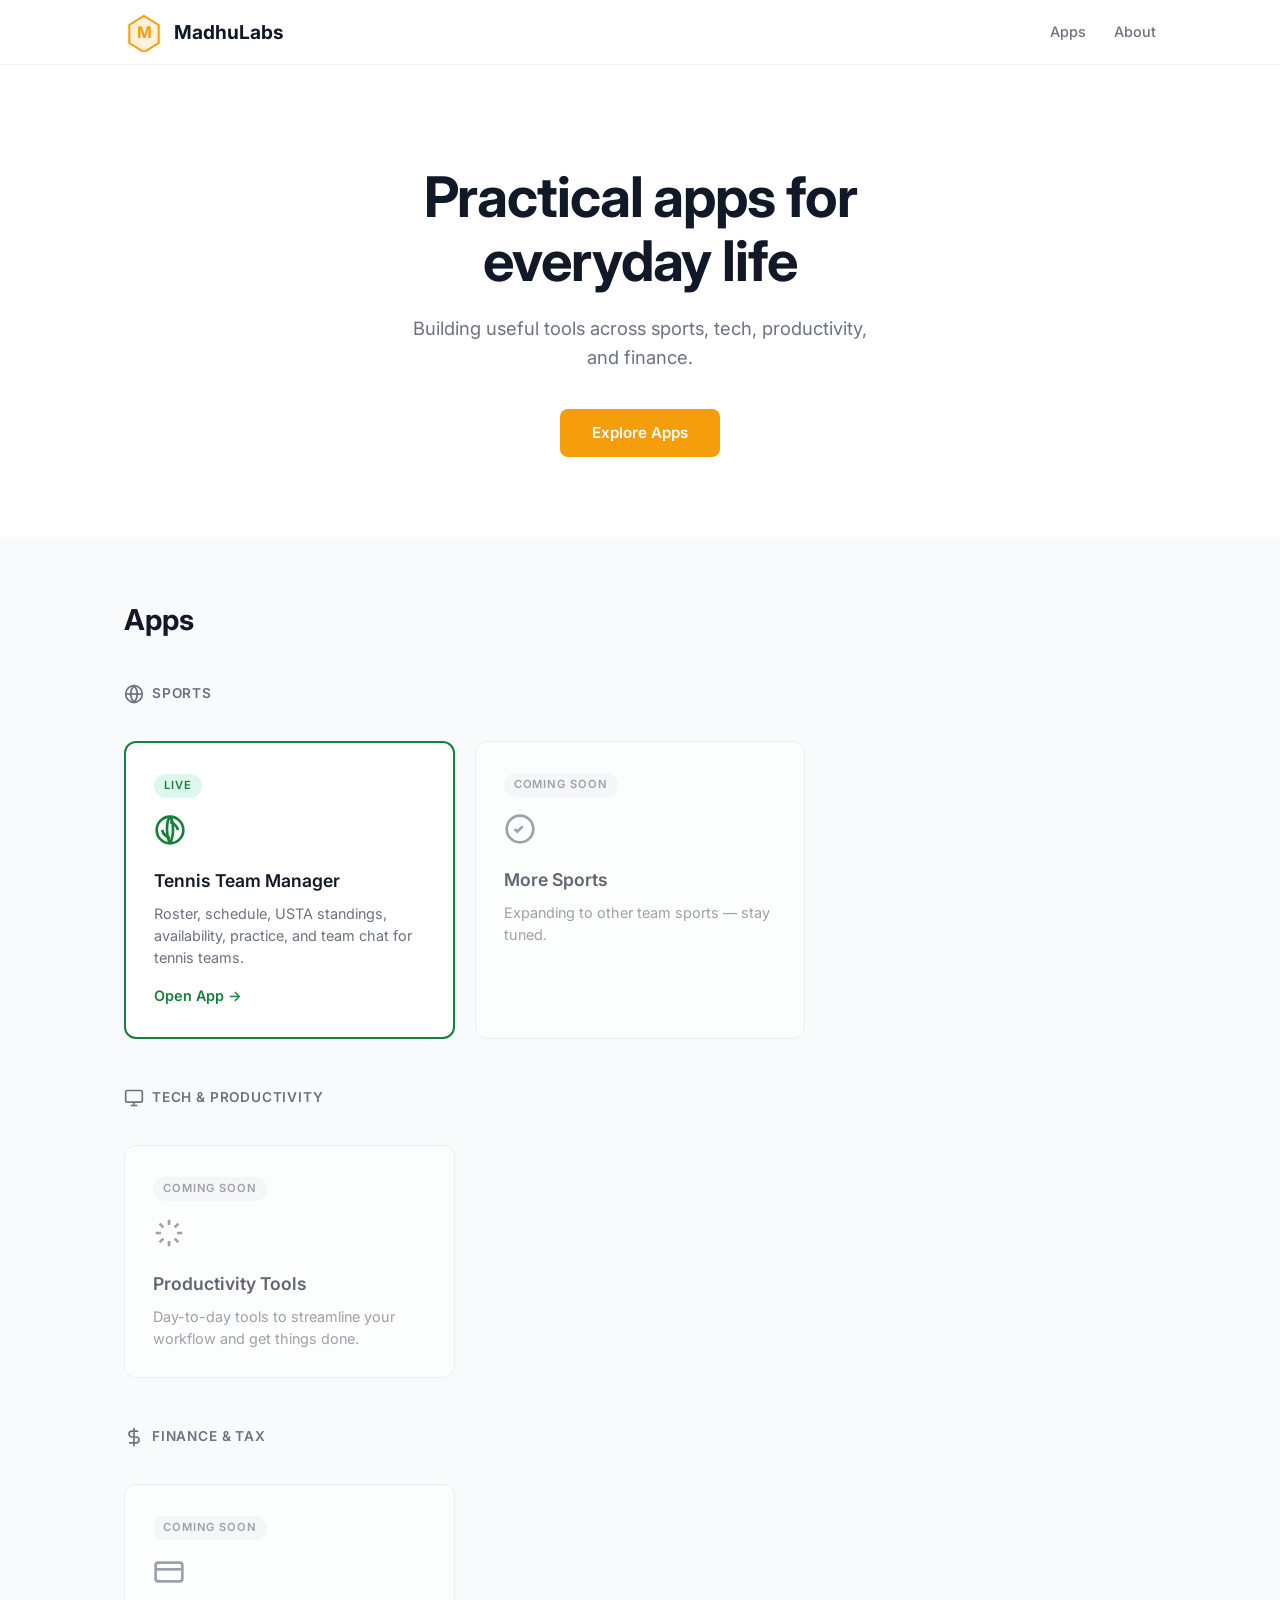
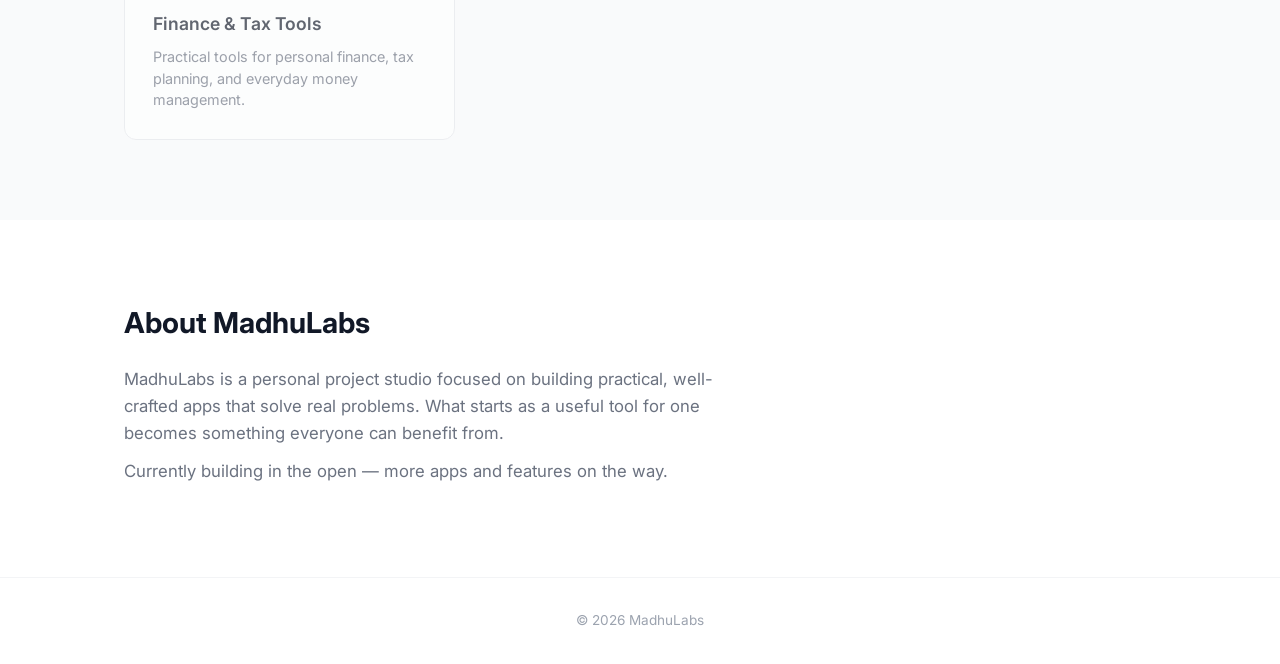
<file: index.html>
<!DOCTYPE html>
<html lang="en">
<head>
  <meta charset="UTF-8" />
  <meta name="viewport" content="width=device-width, initial-scale=1.0" />
  <title>MadhuLabs — Useful Apps for Everyday Life</title>
  <meta name="description" content="MadhuLabs builds practical apps for sports, productivity, finance, and more." />
  <link rel="icon" type="image/svg+xml" href="favicon.svg" />
  <link rel="preconnect" href="https://fonts.googleapis.com" />
  <link rel="preconnect" href="https://fonts.gstatic.com" crossorigin />
  <link href="https://fonts.googleapis.com/css2?family=Inter:wght@300;400;500;600;700&display=swap" rel="stylesheet" />
  <link rel="stylesheet" href="style.css" />
</head>
<body>

  <!-- Header -->
  <header class="header">
    <div class="container header-inner">
      <a href="/" class="logo">
        <svg class="logo-icon" viewBox="0 0 40 40" width="40" height="40" fill="none" xmlns="http://www.w3.org/2000/svg">
          <path d="M20 2L36.66 12v20L20 42 3.34 32V12L20 2z" fill="#F59E0B" opacity="0.15"/>
          <path d="M20 4L34.66 13v18L20 40 5.34 31V13L20 4z" stroke="#F59E0B" stroke-width="2" fill="none"/>
          <text x="20" y="26" text-anchor="middle" font-family="Inter, sans-serif" font-weight="700" font-size="16" fill="#F59E0B">M</text>
        </svg>
        <span class="logo-text">MadhuLabs</span>
      </a>
      <nav class="nav">
        <a href="#apps">Apps</a>
        <a href="#about">About</a>
      </nav>
    </div>
  </header>

  <!-- Hero -->
  <section class="hero">
    <div class="container">
      <h1>Practical apps for<br/>everyday life</h1>
      <p class="hero-sub">Building useful tools across sports, tech, productivity, and finance.</p>
      <a href="#apps" class="btn">Explore Apps</a>
    </div>
  </section>

  <!-- Apps -->
  <section id="apps" class="apps">
    <div class="container">
      <h2>Apps</h2>
      <div class="app-grid">

        <!-- Sports -->
        <div class="category">
          <div class="category-label">
            <svg viewBox="0 0 24 24" width="20" height="20" fill="none" stroke="currentColor" stroke-width="2"><circle cx="12" cy="12" r="10"/><path d="M12 2a15.3 15.3 0 0 1 4 10 15.3 15.3 0 0 1-4 10 15.3 15.3 0 0 1-4-10 15.3 15.3 0 0 1 4-10z"/><path d="M2 12h20"/></svg>
            Sports
          </div>
          <div class="card live">
            <div class="card-badge">Live</div>
            <div class="card-icon">
              <svg viewBox="0 0 24 24" width="32" height="32" fill="none" stroke="#15803d" stroke-width="2"><circle cx="12" cy="12" r="10"/><path d="M18 12a9 9 0 0 0-6-6M6 12a9 9 0 0 0 6 6"/><path d="M12 2c3 3.6 3 14.4 0 20M12 2c-3 3.6-3 14.4 0 20"/></svg>
            </div>
            <h3>Tennis Team Manager</h3>
            <p>Roster, schedule, USTA standings, availability, practice, and team chat for tennis teams.</p>
            <a href="https://tennis.madhulabs.com" class="card-link" target="_blank" rel="noopener">Open App →</a>
          </div>
          <div class="card coming-soon">
            <div class="card-badge soon">Coming Soon</div>
            <div class="card-icon">
              <svg viewBox="0 0 24 24" width="32" height="32" fill="none" stroke="#6B7280" stroke-width="2"><circle cx="12" cy="12" r="10"/><path d="M8 12l2 2 4-4"/></svg>
            </div>
            <h3>More Sports</h3>
            <p>Expanding to other team sports — stay tuned.</p>
          </div>
        </div>

        <!-- Tech & Productivity -->
        <div class="category">
          <div class="category-label">
            <svg viewBox="0 0 24 24" width="20" height="20" fill="none" stroke="currentColor" stroke-width="2"><rect x="2" y="3" width="20" height="14" rx="2"/><path d="M8 21h8M12 17v4"/></svg>
            Tech & Productivity
          </div>
          <div class="card coming-soon">
            <div class="card-badge soon">Coming Soon</div>
            <div class="card-icon">
              <svg viewBox="0 0 24 24" width="32" height="32" fill="none" stroke="#6B7280" stroke-width="2"><path d="M12 2v4M12 18v4M4.93 4.93l2.83 2.83M16.24 16.24l2.83 2.83M2 12h4M18 12h4M4.93 19.07l2.83-2.83M16.24 7.76l2.83-2.83"/></svg>
            </div>
            <h3>Productivity Tools</h3>
            <p>Day-to-day tools to streamline your workflow and get things done.</p>
          </div>
        </div>

        <!-- Finance -->
        <div class="category">
          <div class="category-label">
            <svg viewBox="0 0 24 24" width="20" height="20" fill="none" stroke="currentColor" stroke-width="2"><path d="M12 1v22M17 5H9.5a3.5 3.5 0 0 0 0 7h5a3.5 3.5 0 0 1 0 7H6"/></svg>
            Finance & Tax
          </div>
          <div class="card coming-soon">
            <div class="card-badge soon">Coming Soon</div>
            <div class="card-icon">
              <svg viewBox="0 0 24 24" width="32" height="32" fill="none" stroke="#6B7280" stroke-width="2"><rect x="2" y="5" width="20" height="14" rx="2"/><path d="M2 10h20"/></svg>
            </div>
            <h3>Finance & Tax Tools</h3>
            <p>Practical tools for personal finance, tax planning, and everyday money management.</p>
          </div>
        </div>

      </div>
    </div>
  </section>

  <!-- About -->
  <section id="about" class="about">
    <div class="container">
      <h2>About MadhuLabs</h2>
      <p>MadhuLabs is a personal project studio focused on building practical, well-crafted apps that solve real problems. What starts as a useful tool for one becomes something everyone can benefit from.</p>
      <p>Currently building in the open — more apps and features on the way.</p>
    </div>
  </section>

  <!-- Footer -->
  <footer class="footer">
    <div class="container footer-inner">
      <span>&copy; 2026 MadhuLabs</span>
    </div>
  </footer>

</body>
</html>
</file>
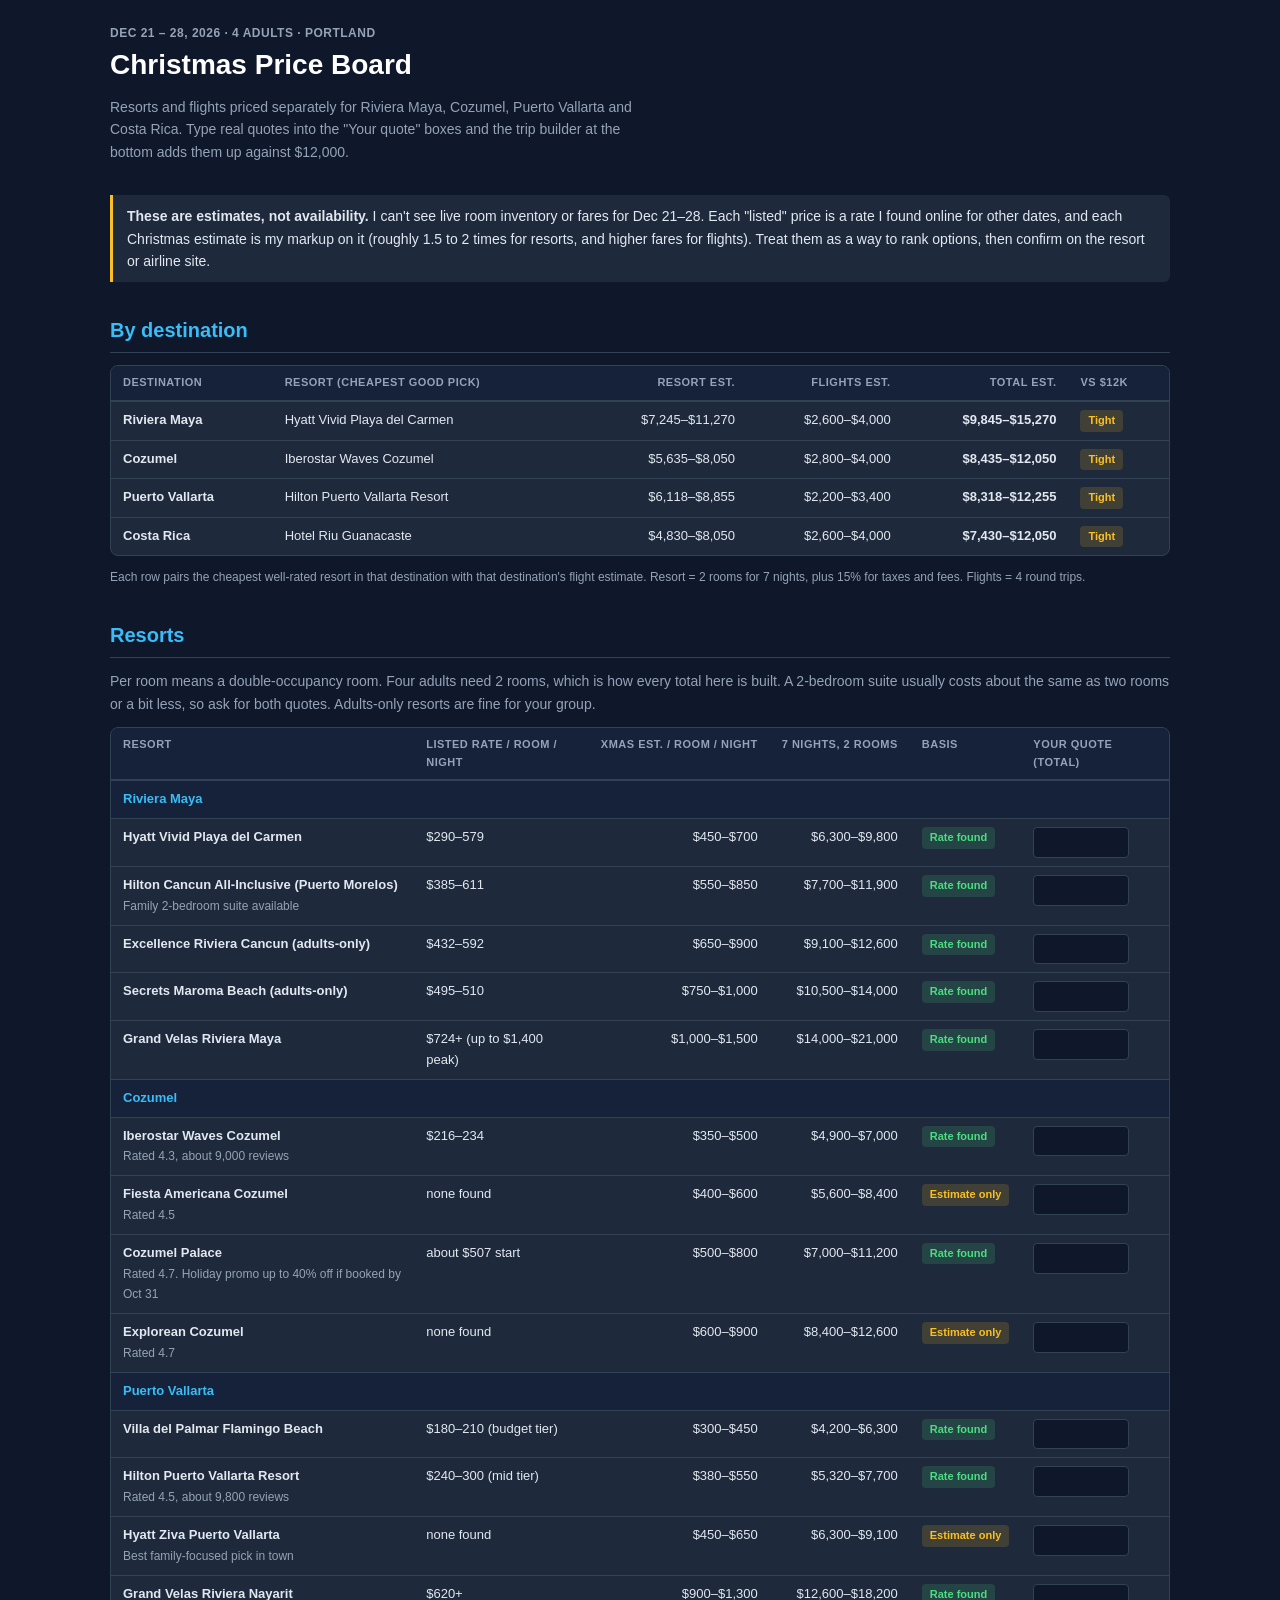
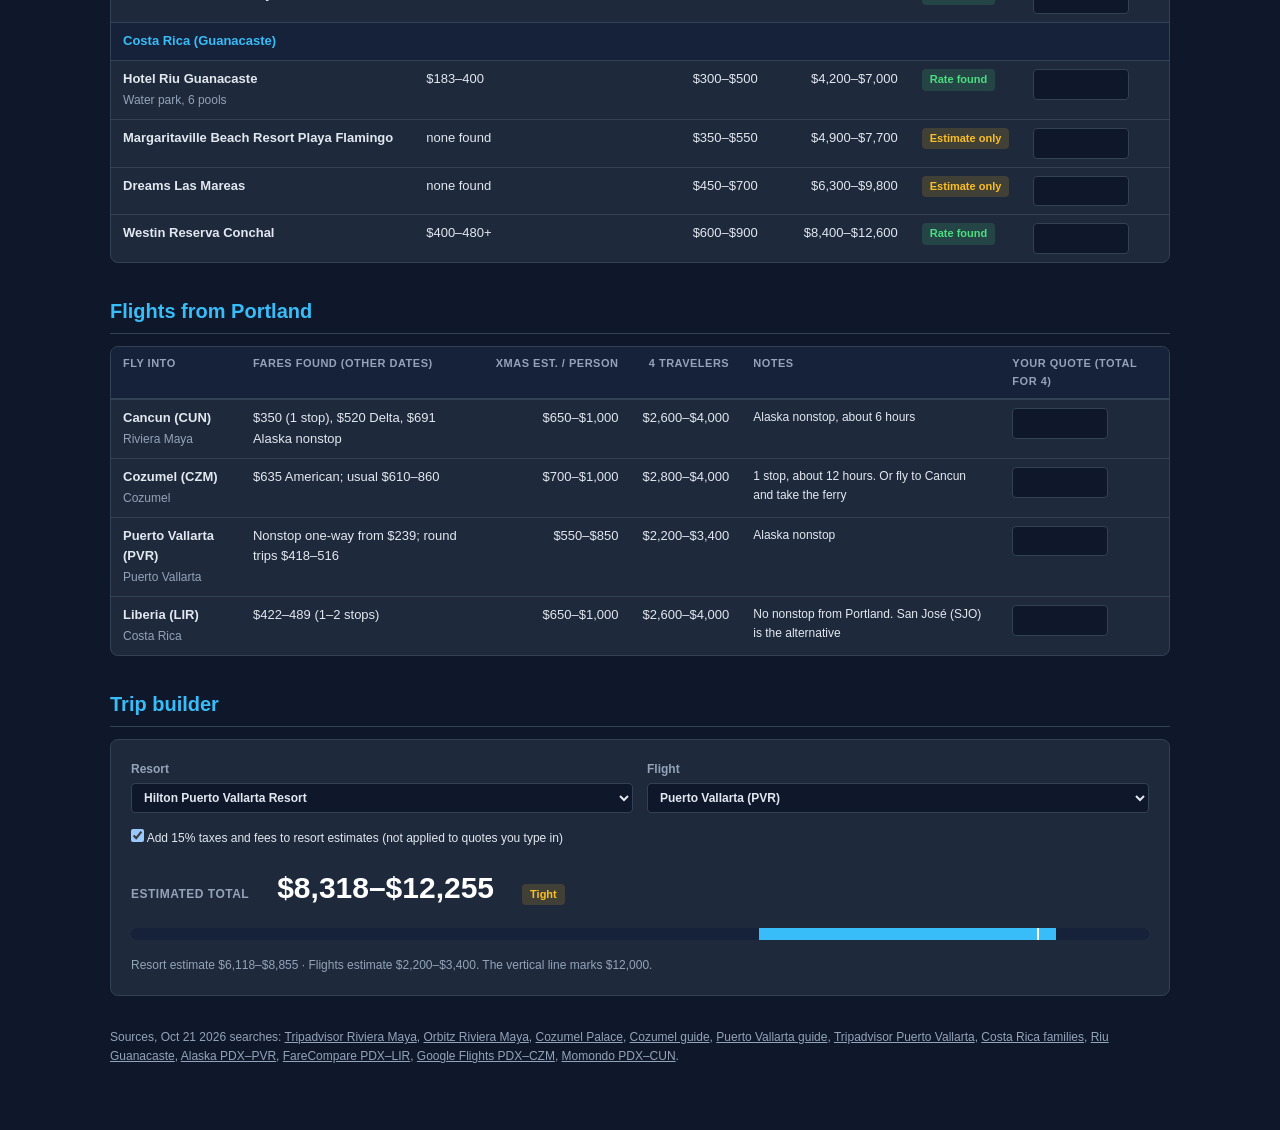
<file: christmas/index.html>
<!DOCTYPE html>
<html lang="en">
<head>
<meta charset="UTF-8">
<meta name="viewport" content="width=device-width, initial-scale=1.0">
<title>Christmas Trip — Price Board</title>
<meta name="description" content="Christmas 2026 all-inclusive options: Riviera Maya, Cozumel, Puerto Vallarta and Costa Rica. Resorts and flights priced separately." />
<meta name="robots" content="noindex" />
<link rel="icon" type="image/svg+xml" href="/favicon.svg" />
<style>
  :root { --bg:#0f172a; --surface:#1e293b; --line:#334155; --ink:#e2e8f0; --muted:#94a3b8; --tint:#16213a; --accent:#38bdf8; --good:#4ade80; --warn:#fbbf24; --bad:#f87171; color-scheme: dark; }
  * { margin:0; padding:0; box-sizing:border-box; }
  body { font-family:-apple-system,BlinkMacSystemFont,'Segoe UI',sans-serif; background:var(--bg); color:var(--ink); line-height:1.6; padding:24px 16px 64px; }
  main { max-width:1060px; margin:0 auto; display:flex; flex-direction:column; gap:32px; }
  h1 { font-size:28px; color:#fff; margin-bottom:4px; }
  h2 { font-size:20px; color:var(--accent); border-bottom:1px solid var(--line); padding-bottom:6px; }
  h3 { font-size:16px; color:#fff; }
  p { font-size:14px; }
  .label { font-size:12px; letter-spacing:.5px; text-transform:uppercase; color:var(--muted); font-weight:600; }
  .lede { color:var(--muted); max-width:70ch; margin-top:8px; }
  .caveat { border-left:3px solid var(--warn); padding:10px 14px; background:var(--surface); border-radius:0 6px 6px 0; }
  section { display:flex; flex-direction:column; gap:12px; }
  .tablewrap { overflow-x:auto; border:1px solid var(--line); border-radius:8px; background:var(--surface); }
  table { border-collapse:collapse; width:100%; min-width:760px; font-size:13px; }
  th,td { text-align:left; padding:8px 12px; border-bottom:1px solid var(--line); vertical-align:top; }
  tr:last-child td { border-bottom:0; }
  th { color:var(--muted); font-weight:600; text-transform:uppercase; font-size:11px; letter-spacing:.5px; background:var(--tint); border-bottom:2px solid var(--line); }
  tr.grp td { background:var(--tint); color:var(--accent); font-weight:600; }
  tr:hover td { background:rgba(56,189,248,0.04); }
  td.num, th.num { text-align:right; font-variant-numeric:tabular-nums; white-space:nowrap; }
  .pill { display:inline-block; font-size:11px; font-weight:600; padding:2px 8px; border-radius:4px; white-space:nowrap; }
  .pill.good { background:rgba(74,222,128,.15); } .pill.warn { background:rgba(251,191,36,.15); } .pill.bad { background:rgba(248,113,113,.15); }
  .good { color:var(--good); } .warn { color:var(--warn); } .bad { color:var(--bad); } .muted { color:var(--muted); }
  .small { font-size:12px; }
  input[type=number] { width:96px; font:inherit; padding:4px 6px; border:1px solid var(--line); border-radius:4px; background:var(--bg); color:var(--ink); }
  select { font:inherit; padding:6px 8px; border:1px solid var(--line); border-radius:4px; background:var(--bg); color:var(--ink); max-width:100%; }
  input:focus-visible, select:focus-visible { outline:2px solid var(--accent); outline-offset:1px; }
  .builder { background:var(--surface); border:1px solid var(--line); border-radius:8px; padding:20px; display:flex; flex-direction:column; gap:16px; }
  .pickers { display:grid; grid-template-columns:repeat(auto-fit,minmax(260px,1fr)); gap:14px; }
  .pickers label { display:flex; flex-direction:column; gap:4px; font-size:12px; color:var(--muted); font-weight:600; }
  .total { display:flex; flex-wrap:wrap; gap:8px 28px; align-items:baseline; }
  .total b { font-size:30px; color:#fff; font-variant-numeric:tabular-nums; }
  .meter { height:12px; border-radius:6px; background:var(--tint); position:relative; overflow:hidden; }
  .meter i { position:absolute; top:0; bottom:0; background:var(--accent); }
  .meter u { position:absolute; top:0; bottom:0; width:2px; background:#fff; }
  a { color:var(--accent); } .src { font-size:12px; color:var(--muted); } .src a { color:var(--muted); }
</style>
</head>
<body>
<main>
<header>
  <div class="label">Dec 21 – 28, 2026 · 4 adults · Portland</div>
  <h1>Christmas Price Board</h1>
  <p class="lede">Resorts and flights priced separately for Riviera Maya, Cozumel, Puerto Vallarta and Costa Rica. Type real quotes into the "Your quote" boxes and the trip builder at the bottom adds them up against $12,000.</p>
</header>

<p class="caveat"><b>These are estimates, not availability.</b> I can't see live room inventory or fares for Dec 21–28. Each "listed" price is a rate I found online for other dates, and each Christmas estimate is my markup on it (roughly 1.5 to 2 times for resorts, and higher fares for flights). Treat them as a way to rank options, then confirm on the resort or airline site.</p>

<section>
  <h2>By destination</h2>
  <div class="tablewrap"><table id="summary"></table></div>
  <p class="small muted">Each row pairs the cheapest well-rated resort in that destination with that destination's flight estimate. Resort = 2 rooms for 7 nights, plus 15% for taxes and fees. Flights = 4 round trips.</p>
</section>

<section>
  <h2>Resorts</h2>
  <p class="muted">Per room means a double-occupancy room. Four adults need 2 rooms, which is how every total here is built. A 2-bedroom suite usually costs about the same as two rooms or a bit less, so ask for both quotes. Adults-only resorts are fine for your group.</p>
  <div class="tablewrap"><table id="resorts"></table></div>
</section>

<section>
  <h2>Flights from Portland</h2>
  <div class="tablewrap"><table id="flights"></table></div>
</section>

<section>
  <h2>Trip builder</h2>
  <div class="builder">
    <div class="pickers">
      <label for="pickResort">Resort<select id="pickResort"></select></label>
      <label for="pickFlight">Flight<select id="pickFlight"></select></label>
    </div>
    <label class="small"><input type="checkbox" id="tax" checked> Add 15% taxes and fees to resort estimates (not applied to quotes you type in)</label>
    <div class="total"><span class="label">Estimated total</span><b id="totalText">–</b><span id="fitText"></span></div>
    <div class="meter" aria-hidden="true"><i id="rangeBar"></i><u id="budgetLine"></u></div>
    <p class="small muted" id="budgetNote"></p>
  </div>
</section>

<p class="src">Sources, Oct 21 2026 searches: <a href="https://www.tripadvisor.com/HotelsList-Riviera_Maya-Family_friendly-All_Inclusive-Resort-zfp13205608.html">Tripadvisor Riviera Maya</a>, <a href="https://www.orbitz.com/lp/theme-vacations/all-inclusive-vacations/602901/Riviera-Maya">Orbitz Riviera Maya</a>, <a href="https://cozumel.palaceresorts.com/offers/holiday-vacations">Cozumel Palace</a>, <a href="https://www.vacationpro.co/blog/cozumel-all-inclusive-resorts">Cozumel guide</a>, <a href="https://all-inclusive-guide.com/guides/best-all-inclusive-resorts-puerto-vallarta/">Puerto Vallarta guide</a>, <a href="https://www.tripadvisor.com/HotelsList-Puerto_Vallarta-All-Inclusive-Resorts-zfp41325.html">Tripadvisor Puerto Vallarta</a>, <a href="https://www.vacationscostarica.com/all-inclusive/resorts-for-families/">Costa Rica families</a>, <a href="https://all-inclusive-guide.com/resorts/riu-guanacaste-costa-rica/">Riu Guanacaste</a>, <a href="https://www.alaskaair.com/en/flights-from-portland-to-puerto-vallarta">Alaska PDX–PVR</a>, <a href="https://www.farecompare.com/flights/Portland-PDX/Liberia-LIR/market.html">FareCompare PDX–LIR</a>, <a href="https://www.google.com/travel/flights/flights-from-portland-to-cozumel.html?gl=US&hl=en-US">Google Flights PDX–CZM</a>, <a href="https://www.momondo.com/flights/portland/cancun">Momondo PDX–CUN</a>.</p>
</main>

<script>
(function(){
  var NIGHTS=7, ROOMS=2, PAX=4, BUDGET=12000, TAX=0.15;
  // listed = rate found online (per room per night, other dates); est = my Christmas-week range per room per night
  var R=[
    {g:'Riviera Maya'},
    {id:'r1',n:'Hyatt Vivid Playa del Carmen',listed:'$290–579',lo:450,hi:700,c:'Rate found'},
    {id:'r2',n:'Hilton Cancun All-Inclusive (Puerto Morelos)',listed:'$385–611',lo:550,hi:850,c:'Rate found',note:'Family 2-bedroom suite available'},
    {id:'r3',n:'Excellence Riviera Cancun (adults-only)',listed:'$432–592',lo:650,hi:900,c:'Rate found'},
    {id:'r4',n:'Secrets Maroma Beach (adults-only)',listed:'$495–510',lo:750,hi:1000,c:'Rate found'},
    {id:'r5',n:'Grand Velas Riviera Maya',listed:'$724+ (up to $1,400 peak)',lo:1000,hi:1500,c:'Rate found'},
    {g:'Cozumel'},
    {id:'c1',n:'Iberostar Waves Cozumel',listed:'$216–234',lo:350,hi:500,c:'Rate found',note:'Rated 4.3, about 9,000 reviews'},
    {id:'c2',n:'Fiesta Americana Cozumel',listed:'none found',lo:400,hi:600,c:'Estimate only',note:'Rated 4.5'},
    {id:'c3',n:'Cozumel Palace',listed:'about $507 start',lo:500,hi:800,c:'Rate found',note:'Rated 4.7. Holiday promo up to 40% off if booked by Oct 31'},
    {id:'c4',n:'Explorean Cozumel',listed:'none found',lo:600,hi:900,c:'Estimate only',note:'Rated 4.7'},
    {g:'Puerto Vallarta'},
    {id:'p1',n:'Villa del Palmar Flamingo Beach',listed:'$180–210 (budget tier)',lo:300,hi:450,c:'Rate found'},
    {id:'p2',n:'Hilton Puerto Vallarta Resort',listed:'$240–300 (mid tier)',lo:380,hi:550,c:'Rate found',note:'Rated 4.5, about 9,800 reviews'},
    {id:'p3',n:'Hyatt Ziva Puerto Vallarta',listed:'none found',lo:450,hi:650,c:'Estimate only',note:'Best family-focused pick in town'},
    {id:'p4',n:'Grand Velas Riviera Nayarit',listed:'$620+',lo:900,hi:1300,c:'Rate found'},
    {g:'Costa Rica (Guanacaste)'},
    {id:'k1',n:'Hotel Riu Guanacaste',listed:'$183–400',lo:300,hi:500,c:'Rate found',note:'Water park, 6 pools'},
    {id:'k2',n:'Margaritaville Beach Resort Playa Flamingo',listed:'none found',lo:350,hi:550,c:'Estimate only'},
    {id:'k3',n:'Dreams Las Mareas',listed:'none found',lo:450,hi:700,c:'Estimate only'},
    {id:'k4',n:'Westin Reserva Conchal',listed:'$400–480+',lo:600,hi:900,c:'Rate found'}
  ];
  // listed = fares found for other dates; lo/hi = my Christmas-week estimate per person, round trip
  var F=[
    {id:'fCUN',n:'Cancun (CUN)',route:'Riviera Maya',listed:'$350 (1 stop), $520 Delta, $691 Alaska nonstop',lo:650,hi:1000,note:'Alaska nonstop, about 6 hours'},
    {id:'fCZM',n:'Cozumel (CZM)',route:'Cozumel',listed:'$635 American; usual $610–860',lo:700,hi:1000,note:'1 stop, about 12 hours. Or fly to Cancun and take the ferry'},
    {id:'fPVR',n:'Puerto Vallarta (PVR)',route:'Puerto Vallarta',listed:'Nonstop one-way from $239; round trips $418–516',lo:550,hi:850,note:'Alaska nonstop'},
    {id:'fLIR',n:'Liberia (LIR)',route:'Costa Rica',listed:'$422–489 (1–2 stops)',lo:650,hi:1000,note:'No nonstop from Portland. San José (SJO) is the alternative'}
  ];
  var DEST=[
    {d:'Riviera Maya',r:'r1',f:'fCUN'},{d:'Cozumel',r:'c1',f:'fCZM'},{d:'Puerto Vallarta',r:'p2',f:'fPVR'},{d:'Costa Rica',r:'k1',f:'fLIR'}
  ];
  var store={};
  try{store=JSON.parse(localStorage.getItem('xmasQuotes')||'{}')||{};}catch(e){store={};}
  function save(){try{localStorage.setItem('xmasQuotes',JSON.stringify(store));}catch(e){}}
  function $(id){return document.getElementById(id);}
  function money(n){return '$'+Math.round(n).toLocaleString('en-US');}
  function rng(a,b){return money(a)+'–'+money(b);}
  function byId(list,id){for(var i=0;i<list.length;i++){if(list[i].id===id)return list[i];}return null;}
  function rEst(r,tax){var m=NIGHTS*ROOMS*(tax?1+TAX:1);return [r.lo*m,r.hi*m];}
  function fEst(f){return [f.lo*PAX,f.hi*PAX];}
  function status(lo,hi){
    if(hi<=BUDGET)return '<span class="pill good">Fits</span>';
    if(lo<=BUDGET)return '<span class="pill warn">Tight</span>';
    return '<span class="pill bad">Over</span>';
  }

  function drawSummary(){
    var h='<thead><tr><th>Destination</th><th>Resort (cheapest good pick)</th><th class="num">Resort est.</th><th class="num">Flights est.</th><th class="num">Total est.</th><th>vs $12K</th></tr></thead><tbody>';
    DEST.forEach(function(x){
      var r=byId(R,x.r),f=byId(F,x.f),re=rEst(r,true),fe=fEst(f);
      var lo=re[0]+fe[0],hi=re[1]+fe[1];
      h+='<tr><td><b>'+x.d+'</b></td><td>'+r.n+'</td><td class="num">'+rng(re[0],re[1])+'</td><td class="num">'+rng(fe[0],fe[1])+'</td><td class="num"><b>'+rng(lo,hi)+'</b></td><td>'+status(lo,hi)+'</td></tr>';
    });
    $('summary').innerHTML=h+'</tbody>';
  }

  function drawResorts(){
    var h='<thead><tr><th>Resort</th><th>Listed rate / room / night</th><th class="num">Xmas est. / room / night</th><th class="num">7 nights, 2 rooms</th><th>Basis</th><th>Your quote (total)</th></tr></thead><tbody>';
    R.forEach(function(r){
      if(r.g){h+='<tr class="grp"><td colspan="6">'+r.g+'</td></tr>';return;}
      var e=rEst(r,false);
      var cl=r.c==='Rate found'?'good':'warn';
      h+='<tr><td><b>'+r.n+'</b>'+(r.note?'<br><span class="small muted">'+r.note+'</span>':'')+'</td><td>'+r.listed+'</td><td class="num">'+rng(r.lo,r.hi)+'</td><td class="num">'+rng(e[0],e[1])+'</td><td><span class="pill '+cl+'">'+r.c+'</span></td><td><input type="number" min="0" step="50" inputmode="numeric" id="q_'+r.id+'" aria-label="Your quote for '+r.n+'" value="'+(store[r.id]||'')+'"></td></tr>';
    });
    $('resorts').innerHTML=h+'</tbody>';
  }

  function drawFlights(){
    var h='<thead><tr><th>Fly into</th><th>Fares found (other dates)</th><th class="num">Xmas est. / person</th><th class="num">4 travelers</th><th>Notes</th><th>Your quote (total for 4)</th></tr></thead><tbody>';
    F.forEach(function(f){
      var e=fEst(f);
      h+='<tr><td><b>'+f.n+'</b><br><span class="small muted">'+f.route+'</span></td><td>'+f.listed+'</td><td class="num">'+rng(f.lo,f.hi)+'</td><td class="num">'+rng(e[0],e[1])+'</td><td class="small">'+f.note+'</td><td><input type="number" min="0" step="50" inputmode="numeric" id="q_'+f.id+'" aria-label="Your flight quote for '+f.n+'" value="'+(store[f.id]||'')+'"></td></tr>';
    });
    $('flights').innerHTML=h+'</tbody>';
  }

  function fillPickers(){
    var o='';
    R.forEach(function(r){if(!r.g)o+='<option value="'+r.id+'">'+r.n+'</option>';});
    $('pickResort').innerHTML=o;
    var p='';
    F.forEach(function(f){p+='<option value="'+f.id+'">'+f.n+'</option>';});
    $('pickFlight').innerHTML=p;
    $('pickResort').value=store.pr||'p2';
    $('pickFlight').value=store.pf||'fPVR';
  }

  function calc(){
    var r=byId(R,$('pickResort').value),f=byId(F,$('pickFlight').value);
    if(!r||!f)return;
    var tax=$('tax').checked;
    var rq=parseFloat(store[r.id]),fq=parseFloat(store[f.id]);
    var re=rq>0?[rq,rq]:rEst(r,tax), fe=fq>0?[fq,fq]:fEst(f);
    var lo=re[0]+fe[0],hi=re[1]+fe[1];
    $('totalText').textContent=lo===hi?money(lo):rng(lo,hi);
    $('fitText').innerHTML=status(lo,hi);
    var max=Math.max(hi,BUDGET)*1.1;
    var bar=$('rangeBar');
    bar.style.left=(lo/max*100)+'%';
    bar.style.width=Math.max((hi-lo)/max*100,1)+'%';
    $('budgetLine').style.left=(BUDGET/max*100)+'%';
    var parts=[];
    parts.push('Resort '+(rq>0?'quote '+money(rq):'estimate '+rng(re[0],re[1])));
    parts.push('Flights '+(fq>0?'quote '+money(fq):'estimate '+rng(fe[0],fe[1])));
    $('budgetNote').textContent=parts.join(' · ')+'. The vertical line marks $12,000.';
  }

  document.addEventListener('input',function(e){
    var t=e.target;
    if(t.id&&t.id.indexOf('q_')===0){
      var k=t.id.slice(2);
      if(t.value==='')delete store[k];else store[k]=t.value;
      save();calc();
    }
  });
  $('pickResort').addEventListener('change',function(){store.pr=this.value;save();calc();});
  $('pickFlight').addEventListener('change',function(){store.pf=this.value;save();calc();});
  $('tax').addEventListener('change',calc);

  drawSummary();drawResorts();drawFlights();fillPickers();calc();
})();
</script>

</body>
</html>
</file>
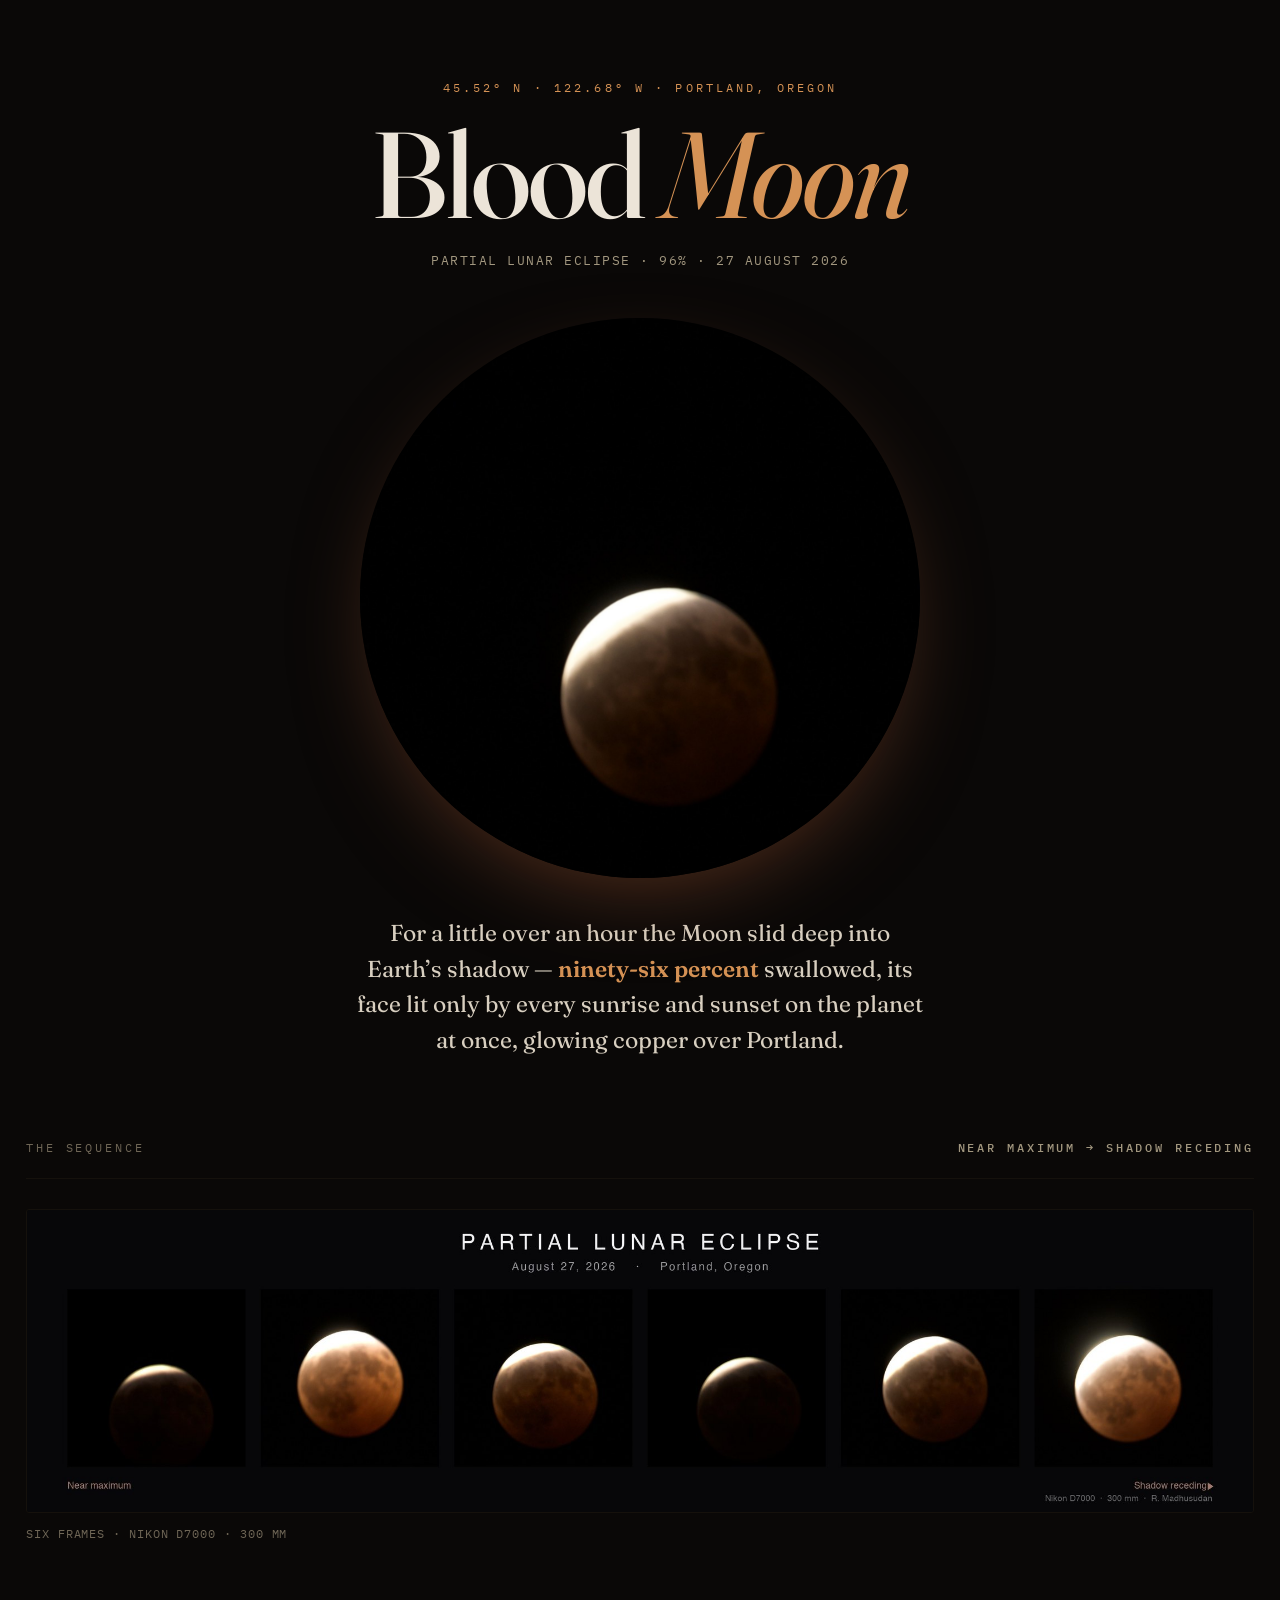
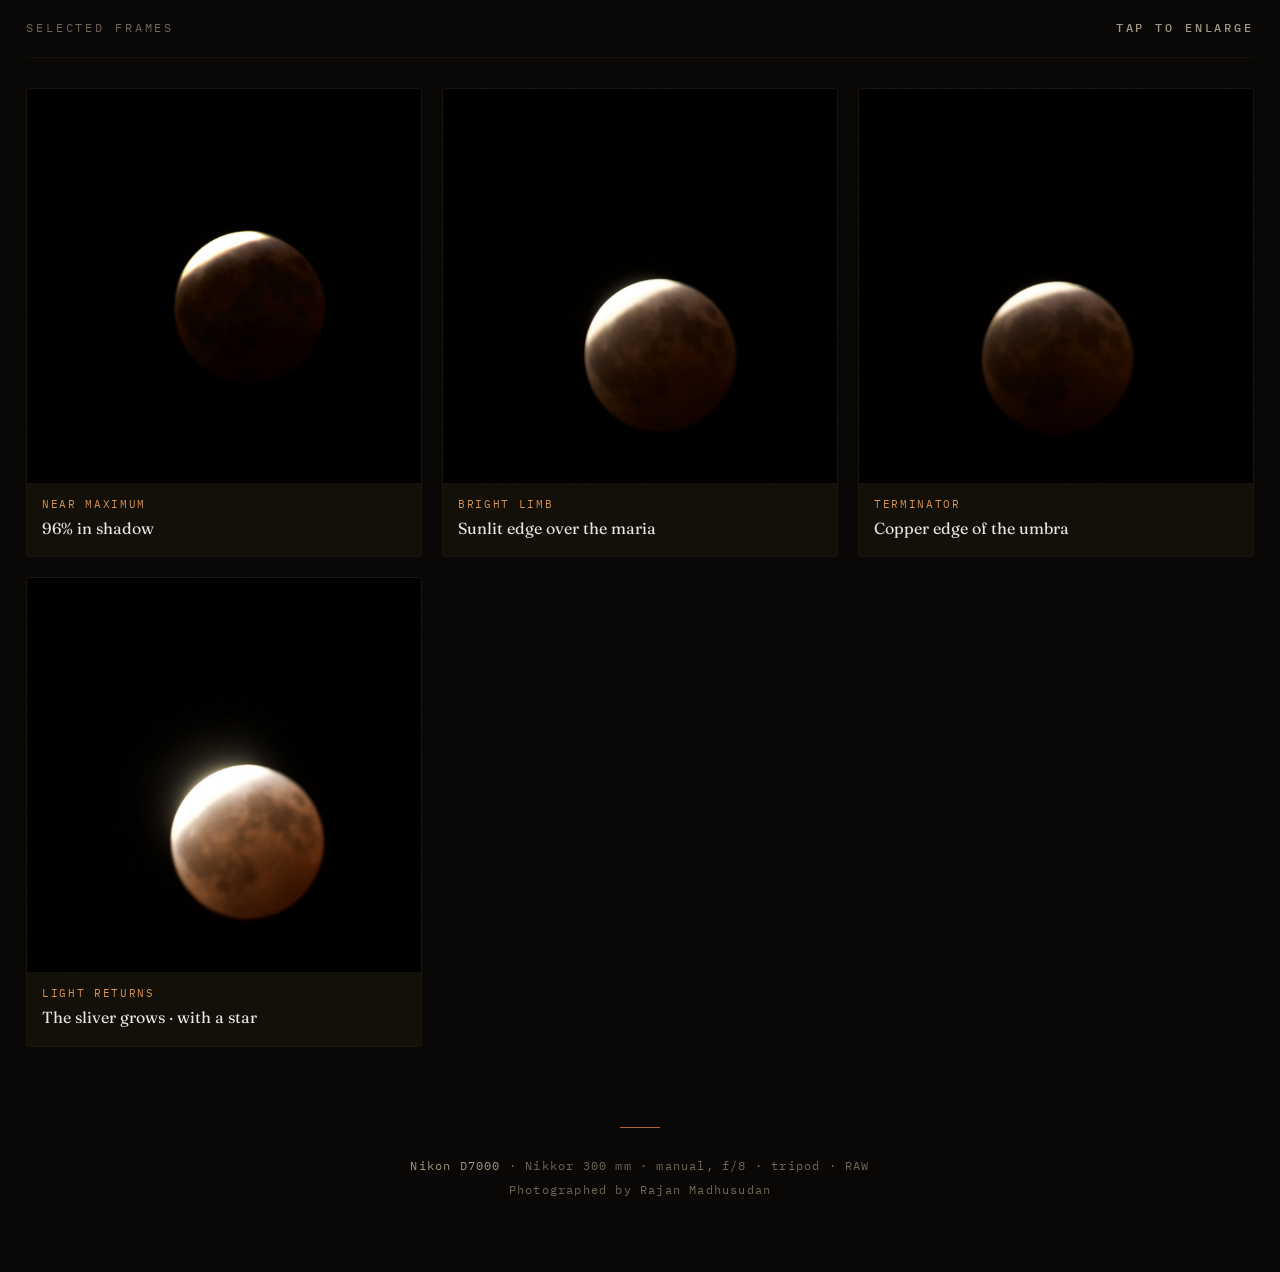
<file: lunar/index.html>
<!DOCTYPE html>
<html lang="en">
<head>
<meta charset="UTF-8">
<meta name="viewport" content="width=device-width, initial-scale=1.0">
<meta name="description" content="A gallery of the partial lunar eclipse over Portland, 27 August 2026.">
<meta property="og:title" content="Blood Moon over Portland">
<meta property="og:description" content="Partial lunar eclipse · 96% · 27 August 2026 · Portland, Oregon">
<meta property="og:image" content="https://madhulabs.com/lunar/og-share.jpg">
<meta property="og:image:width" content="1200">
<meta property="og:image:height" content="630">
<meta property="og:url" content="https://madhulabs.com/lunar/">
<meta property="og:type" content="website">
<meta name="twitter:card" content="summary_large_image">
<meta name="twitter:title" content="Blood Moon over Portland">
<meta name="twitter:image" content="https://madhulabs.com/lunar/og-share.jpg">
<title>Blood Moon over Portland</title>
<link rel="preconnect" href="https://fonts.googleapis.com"><link rel="preconnect" href="https://fonts.gstatic.com" crossorigin>
<link rel="stylesheet" href="https://fonts.googleapis.com/css2?family=Fraunces:ital,opsz,wght@0,9..144,400;0,9..144,500;0,9..144,600;1,9..144,400&family=IBM+Plex+Mono:wght@400;500&display=swap">
<style>
:root{--bg:#0a0807;--bg2:#131009;--line:#28211660;--text:#ece4d8;--muted:#a2977f;--faint:#6f6656;--accent:#d59255;--deep:#b5623a;}
*{box-sizing:border-box}
body{margin:0;background:var(--bg);color:var(--text);font-family:"Fraunces",Georgia,serif;line-height:1.6;-webkit-font-smoothing:antialiased}
img{display:block;max-width:100%;height:auto}
.wrap{max-width:1180px;margin:0 auto;padding:0 26px}
.mono{font-family:"IBM Plex Mono",ui-monospace,monospace}
.eyebrow{font-family:"IBM Plex Mono",monospace;font-size:12px;letter-spacing:.26em;text-transform:uppercase;color:var(--accent)}
.head{padding:78px 26px 22px;text-align:center}
.title{font-size:clamp(58px,11vw,122px);font-weight:500;line-height:.94;letter-spacing:-.025em;margin:20px 0 18px;text-wrap:balance}
.title em{font-style:italic;color:var(--accent);font-weight:400}
.metaline{font-family:"IBM Plex Mono",monospace;font-size:12.5px;letter-spacing:.12em;color:var(--muted);text-transform:uppercase}
.hero{padding:26px 26px 6px;position:relative}
.hero-fig{margin:0;position:relative;display:flex;justify-content:center}
.hero-fig::before{content:"";position:absolute;inset:-6% 0 auto;top:50%;left:50%;transform:translate(-50%,-50%);width:min(70vw,620px);height:min(70vw,620px);background:radial-gradient(circle,rgba(213,146,85,.20),rgba(213,146,85,0) 62%);filter:blur(10px);z-index:0}
.hero-fig img{position:relative;z-index:1;width:min(72vw,560px);border-radius:50%;box-shadow:0 30px 90px -30px rgba(181,98,58,.5)}
.lede{max-width:38ch;margin:38px auto 0;text-align:center;font-size:clamp(19px,2.3vw,23px);line-height:1.55;color:#d8cfc0}
.lede b{color:var(--accent);font-weight:600}
.block{padding:74px 26px 0}
.label{font-family:"IBM Plex Mono",monospace;font-size:12px;letter-spacing:.24em;text-transform:uppercase;color:var(--faint);padding-bottom:20px;border-bottom:1px solid var(--line);margin-bottom:30px;display:flex;justify-content:space-between;align-items:baseline;gap:16px}
.label b{color:var(--muted);font-weight:500}
.poster{margin:0}
.poster img{width:100%;border:1px solid var(--line);border-radius:3px}
.cap{font-family:"IBM Plex Mono",monospace;font-size:11.5px;letter-spacing:.08em;color:var(--faint);margin-top:12px;text-transform:uppercase}
.grid{display:grid;grid-template-columns:repeat(3,1fr);gap:20px}
@media(max-width:760px){.grid{grid-template-columns:1fr 1fr}}
@media(max-width:480px){.grid{grid-template-columns:1fr}}
.card{margin:0;background:var(--bg2);border:1px solid var(--line);border-radius:4px;overflow:hidden;cursor:zoom-in;transition:transform .35s ease,border-color .35s ease}
.card img{width:100%;aspect-ratio:1;object-fit:cover;transition:filter .4s ease}
.card figcaption{padding:13px 15px 15px}
.card .n{font-family:"IBM Plex Mono",monospace;font-size:10.5px;letter-spacing:.16em;color:var(--accent);text-transform:uppercase}
.card .t{font-size:16px;color:var(--text);margin-top:3px}
.card:hover{transform:translateY(-4px);border-color:#4a3c28}
.card:hover img{filter:brightness(1.08)}
.foot{padding:80px 26px 70px;text-align:center;font-family:"IBM Plex Mono",monospace;font-size:12px;letter-spacing:.1em;color:var(--faint);line-height:2}
.foot .rule{width:40px;height:1px;background:var(--deep);margin:0 auto 26px}
.foot b{color:var(--muted);font-weight:400}
.lb{position:fixed;inset:0;background:rgba(6,5,4,.94);display:none;align-items:center;justify-content:center;z-index:50;padding:24px;cursor:zoom-out}
.lb.on{display:flex}
.lb img{max-width:94vw;max-height:92vh;width:auto;border-radius:4px;box-shadow:0 40px 120px -20px rgba(181,98,58,.4)}
.reveal{opacity:0;transform:translateY(14px);animation:rise .9s cubic-bezier(.2,.7,.2,1) forwards}
.d1{animation-delay:.05s}.d2{animation-delay:.2s}.d3{animation-delay:.36s}
@keyframes rise{to{opacity:1;transform:none}}
@media(prefers-reduced-motion:reduce){.reveal{animation:none;opacity:1;transform:none}.card{transition:none}}
:focus-visible{outline:2px solid var(--accent);outline-offset:3px}
</style>
</head>
<body>
<header class="head reveal d1">
  <div class="eyebrow">45.52&deg; N &middot; 122.68&deg; W &middot; Portland, Oregon</div>
  <h1 class="title">Blood <em>Moon</em></h1>
  <div class="metaline">Partial Lunar Eclipse &middot; 96% &middot; 27 August 2026</div>
</header>

<section class="hero reveal d2">
  <figure class="hero-fig"><img src="[data-uri]" alt="The eclipsed Moon glowing copper-red with a bright sunlit limb at the top"></figure>
  <p class="lede">For a little over an hour the Moon slid deep into Earth&rsquo;s shadow &mdash; <b>ninety-six percent</b> swallowed, its face lit only by every sunrise and sunset on the planet at once, glowing copper over Portland.</p>
</section>

<section class="block reveal d3">
  <div class="label"><span>The Sequence</span><b>Near maximum &rarr; shadow receding</b></div>
  <figure class="poster"><img src="[data-uri]" alt="Six frames showing the eclipse progress from near maximum to the shadow receding">
  <figcaption class="cap">Six frames &middot; Nikon D7000 &middot; 300&nbsp;mm</figcaption></figure>
</section>

<section class="block">
  <div class="label"><span>Selected Frames</span><b>Tap to enlarge</b></div>
  <div class="grid">
    <figure class="card" tabindex="0"><img src="[data-uri]" alt="The Moon near maximum eclipse, almost fully copper-red"><figcaption><div class="n">Near maximum</div><div class="t">96% in shadow</div></figcaption></figure>
    <figure class="card" tabindex="0"><img src="[data-uri]" alt="Bright sunlit limb over the lunar maria"><figcaption><div class="n">Bright limb</div><div class="t">Sunlit edge over the maria</div></figcaption></figure>
    <figure class="card" tabindex="0"><img src="[data-uri]" alt="The copper terminator between shadow and light"><figcaption><div class="n">Terminator</div><div class="t">Copper edge of the umbra</div></figcaption></figure>
    <figure class="card" tabindex="0"><img src="[data-uri]" alt="The bright sliver returning as the shadow recedes, a star nearby"><figcaption><div class="n">Light returns</div><div class="t">The sliver grows &middot; with a star</div></figcaption></figure>
  </div>
</section>

<footer class="foot">
  <div class="rule"></div>
  <div><b>Nikon D7000</b> &middot; Nikkor 300&nbsp;mm &middot; manual, f/8 &middot; tripod &middot; RAW</div>
  <div>Photographed by Rajan Madhusudan</div>
</footer>

<div class="lb" id="lb" role="dialog" aria-modal="true" aria-label="Enlarged photo"><img id="lbimg" alt=""></div>
<script>
(function(){var lb=document.getElementById('lb'),im=document.getElementById('lbimg');
function open(src,alt){im.src=src;im.alt=alt||'';lb.classList.add('on')}
function close(){lb.classList.remove('on');im.src=''}
document.querySelectorAll('.card').forEach(function(c){var g=c.querySelector('img');
 function go(){open(g.src,g.alt)}
 c.addEventListener('click',go);
 c.addEventListener('keydown',function(e){if(e.key==='Enter'||e.key===' '){e.preventDefault();go()}});});
lb.addEventListener('click',close);
document.addEventListener('keydown',function(e){if(e.key==='Escape')close()});})();
</script>
</body>
</html>
</file>
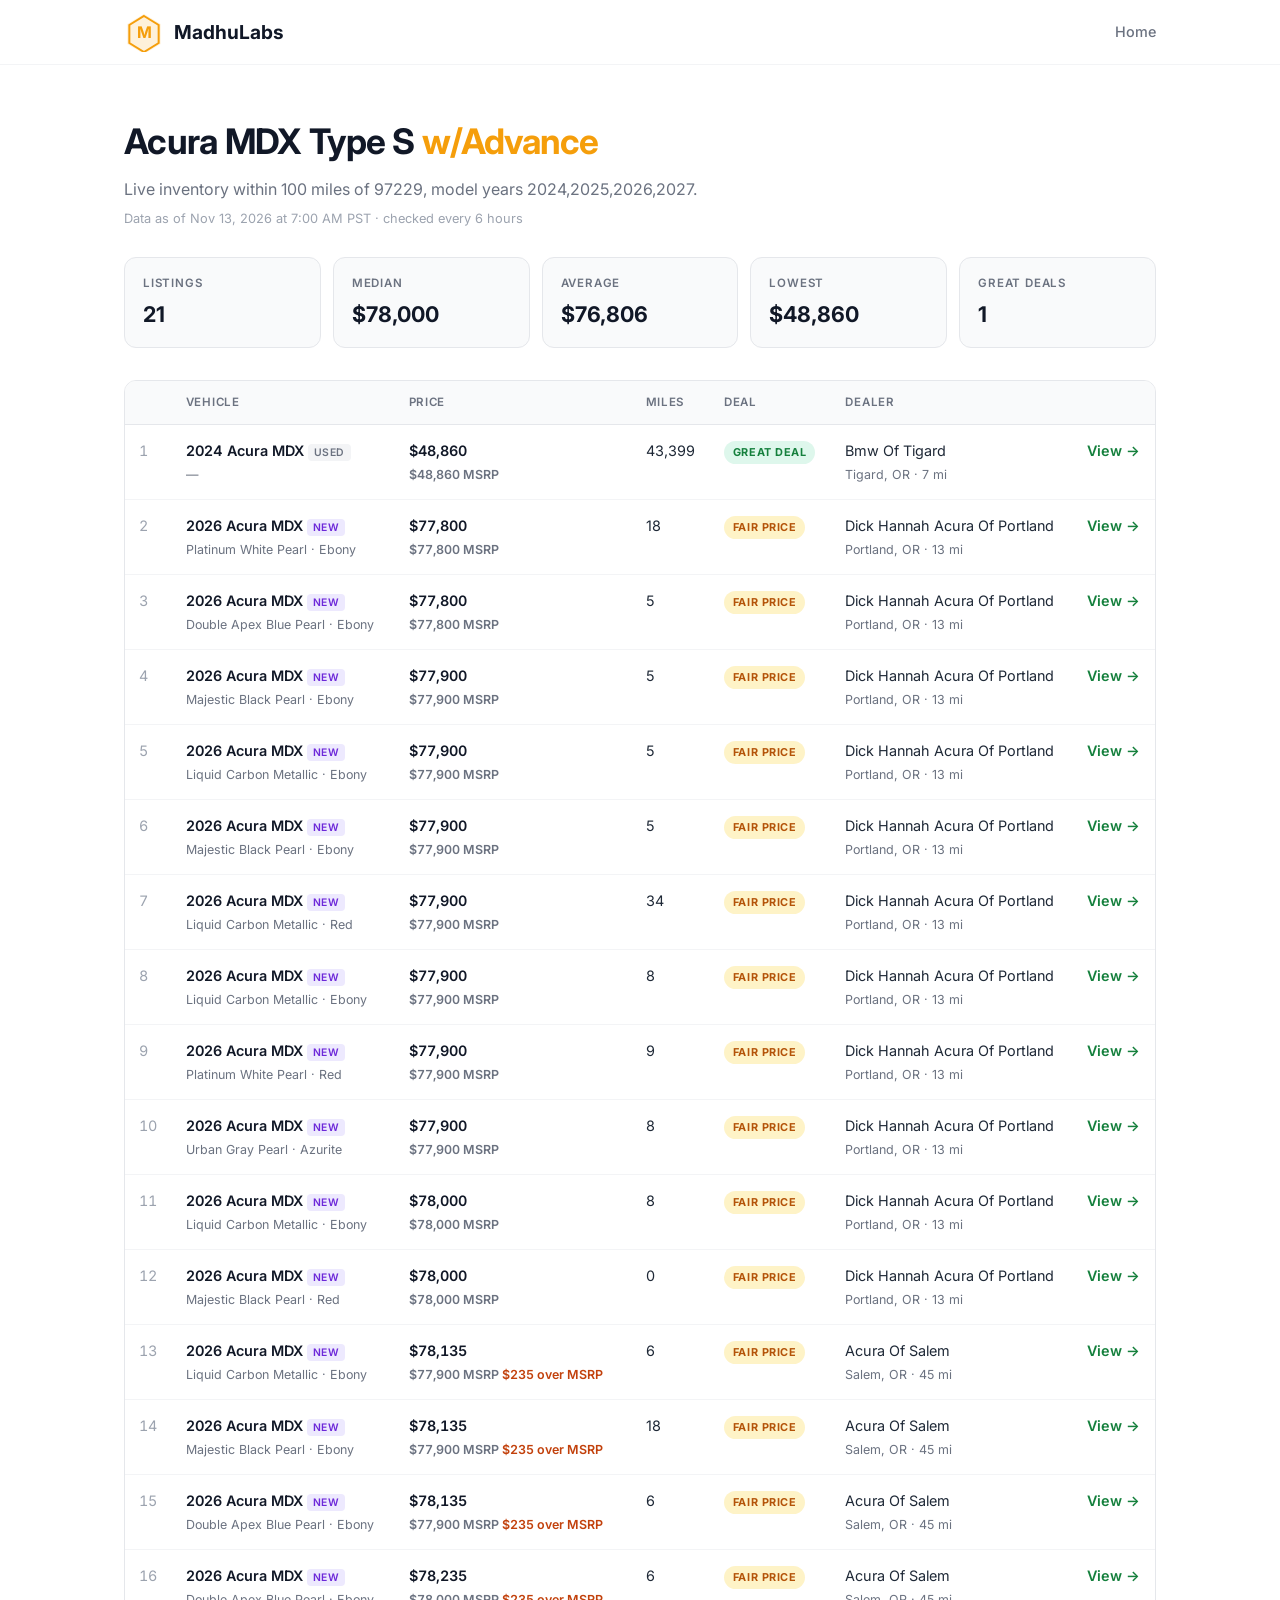
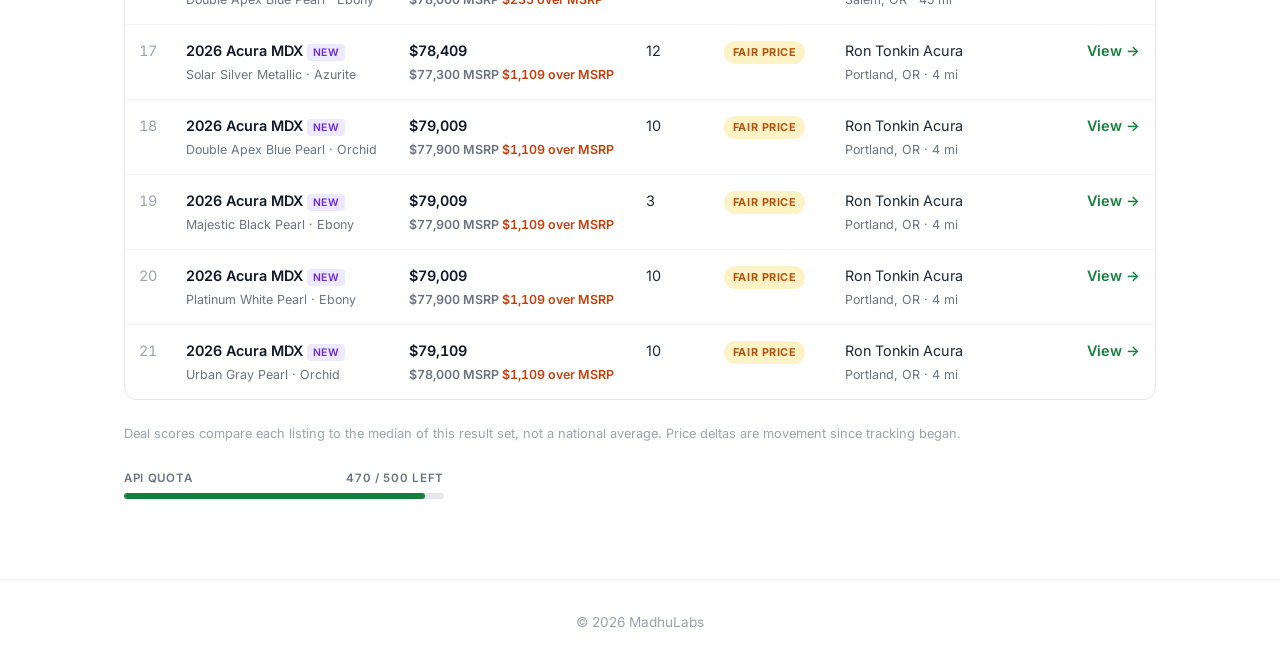
<file: mdx/index.html>
<!DOCTYPE html>
<html lang="en">
<head>
  <meta charset="UTF-8" />
  <meta name="viewport" content="width=device-width, initial-scale=1.0" />
  <meta name="robots" content="noindex, nofollow" />
  <title>MDX Type S Tracker — MadhuLabs</title>
  <meta name="description" content="Live pricing for Acura MDX Type S w/Advance Package near Portland, OR." />
  <link rel="icon" type="image/svg+xml" href="/favicon.svg" />
  <link rel="preconnect" href="https://fonts.googleapis.com" />
  <link rel="preconnect" href="https://fonts.gstatic.com" crossorigin />
  <link href="https://fonts.googleapis.com/css2?family=Inter:wght@300;400;500;600;700&display=swap" rel="stylesheet" />
  <link rel="stylesheet" href="/style.css" />
  <style>
    .page { padding: 48px 0 80px; }
    .page h1 { font-size: clamp(1.6rem,4vw,2.2rem); font-weight:700; color:var(--gray-900); letter-spacing:-0.02em; }
    .page .lede { color: var(--gray-500); margin-top: 8px; font-size: 1rem; }
    .updated { font-size: .8rem; color: var(--gray-400); margin-top: 6px; }

    .stats { display:grid; grid-template-columns:repeat(auto-fit,minmax(120px,1fr)); gap:12px; margin:28px 0 32px; }
    .stat { background:var(--gray-50); border:1px solid var(--gray-200); border-radius:var(--radius); padding:16px 18px; }
    .stat-label { font-size:.72rem; font-weight:600; text-transform:uppercase; letter-spacing:.07em; color:var(--gray-500); }
    .stat-value { font-size:1.35rem; font-weight:700; color:var(--gray-900); margin-top:4px; }

    .table-wrap { overflow-x:auto; border:1px solid var(--gray-200); border-radius:var(--radius); background:#fff; }
    table { width:100%; border-collapse:collapse; font-size:.9rem; min-width:820px; }
    thead th { text-align:left; font-size:.72rem; font-weight:600; text-transform:uppercase; letter-spacing:.06em;
                color:var(--gray-500); background:var(--gray-50); padding:12px 14px; border-bottom:1px solid var(--gray-200); white-space:nowrap; }
    tbody td { padding:14px; border-bottom:1px solid var(--gray-100); vertical-align:top; }
    tbody tr:last-child td { border-bottom:none; }
    tbody tr:hover { background:var(--gray-50); }
    .num { color:var(--gray-400); font-variant-numeric:tabular-nums; }
    .veh { font-weight:600; color:var(--gray-900); }
    .sub { font-size:.78rem; color:var(--gray-500); margin-top:3px; }
    .price { font-weight:600; color:var(--gray-900); font-variant-numeric:tabular-nums; white-space:nowrap; }
    .delta { font-size:.75rem; font-weight:600; margin-left:4px; }
    .delta.down { color:var(--green); }
    .delta.up { color:#B91C1C; }
    .over { color:#C2410C; }
    .badge { display:inline-block; font-size:.68rem; font-weight:700; text-transform:uppercase;
              letter-spacing:.05em; padding:3px 9px; border-radius:20px; white-space:nowrap; }
    .inv { font-size:.65rem; font-weight:600; text-transform:uppercase; letter-spacing:.05em;
            padding:2px 6px; border-radius:4px; background:var(--gray-100); color:var(--gray-500); }
    .inv-new { background:#EDE9FE; color:#6D28D9; }
    .view { color:var(--green); font-weight:600; white-space:nowrap; }
    .view:hover { color:#166534; }
    .empty { text-align:center; color:var(--gray-400); padding:40px; }
    .filters { margin-top:24px; font-size:.8rem; color:var(--gray-400); }

    .hb-ok { color:var(--green); }
    .hb-stale { color:#C2410C; font-weight:600; }

    .quota { margin-top:24px; max-width:320px; }
    .quota-head { display:flex; justify-content:space-between; font-size:.72rem; font-weight:600;
                   text-transform:uppercase; letter-spacing:.06em; color:var(--gray-500); margin-bottom:6px; }
    .quota-bar { height:6px; background:var(--gray-200); border-radius:3px; overflow:hidden; }
    .quota-fill { height:100%; background:var(--green); border-radius:3px; }
    .quota-fill.low { background:#C2410C; }
    .quota.low .quota-head { color:#C2410C; }

    @media (max-width:640px) { .page { padding:32px 0 60px; } }
  </style>
</head>
<body>

  <header class="header">
    <div class="container header-inner">
      <a href="/" class="logo">
        <svg class="logo-icon" viewBox="0 0 40 40" width="40" height="40" fill="none" xmlns="http://www.w3.org/2000/svg">
          <path d="M20 2L36.66 12v20L20 42 3.34 32V12L20 2z" fill="#F59E0B" opacity="0.15"/>
          <path d="M20 4L34.66 13v18L20 40 5.34 31V13L20 4z" stroke="#F59E0B" stroke-width="2" fill="none"/>
          <text x="20" y="26" text-anchor="middle" font-family="Inter, sans-serif" font-weight="700" font-size="16" fill="#F59E0B">M</text>
        </svg>
        <span class="logo-text">MadhuLabs</span>
      </a>
      <nav class="nav"><a href="/">Home</a></nav>
    </div>
  </header>

  <section class="page">
    <div class="container">
      <h1>Acura MDX Type S <span style="color:var(--amber)">w/Advance</span></h1>
      <p class="lede">Live inventory within 100 miles of 97229, model years 2024,2025,2026,2027.</p>
      <p class="updated">Data as of Nov 13, 2026 at 7:00 AM PST · <span id="hb">checked every 6 hours</span></p>

      <div class="stats"><div class="stat"><div class="stat-label">Listings</div><div class="stat-value">21</div></div><div class="stat"><div class="stat-label">Median</div><div class="stat-value">$78,000</div></div><div class="stat"><div class="stat-label">Average</div><div class="stat-value">$76,806</div></div><div class="stat"><div class="stat-label">Lowest</div><div class="stat-value">$48,860</div></div><div class="stat"><div class="stat-label">Great deals</div><div class="stat-value">1</div></div></div>

      <div class="table-wrap">
        <table>
          <thead>
            <tr>
              <th></th><th>Vehicle</th><th>Price</th><th>Miles</th>
              <th>Deal</th><th>Dealer</th><th></th>
            </tr>
          </thead>
          <tbody>
      <tr>
        <td class="num">1</td>
        <td>
          <div class="veh">2024 Acura MDX <span class="inv inv-used">Used</span></div>
          <div class="sub">—</div>
        </td>
        <td class="price">$48,860 <div class="sub">$48,860 MSRP </div></td>
        <td>43,399</td>
        <td><span class="badge" style="background:#DEF7EC;color:#15803D">GREAT DEAL</span></td>
        <td>Bmw Of Tigard<div class="sub">Tigard, OR · 7 mi</div></td>
        <td><a class="view" href="https://www.bmwtigard.com/inventory/used-2024-acura-mdx-type-s-wadvance-package-awd-4d-sport-utility-5j8yd8h83rl003732/" target="_blank" rel="noopener">View →</a></td>
      </tr>
      <tr>
        <td class="num">2</td>
        <td>
          <div class="veh">2026 Acura MDX <span class="inv inv-new">New</span></div>
          <div class="sub">Platinum White Pearl · Ebony</div>
        </td>
        <td class="price">$77,800 <div class="sub">$77,800 MSRP </div></td>
        <td>18</td>
        <td><span class="badge" style="background:#FEF3C7;color:#B45309">FAIR PRICE</span></td>
        <td>Dick Hannah Acura Of Portland<div class="sub">Portland, OR · 13 mi</div></td>
        <td><a class="view" href="https://www.acuraofportland.com/inventory/new-2026-acura-mdx-type-s-wadvance-package-awd-4d-sport-utility-5j8yd8h80tl002187/" target="_blank" rel="noopener">View →</a></td>
      </tr>
      <tr>
        <td class="num">3</td>
        <td>
          <div class="veh">2026 Acura MDX <span class="inv inv-new">New</span></div>
          <div class="sub">Double Apex Blue Pearl · Ebony</div>
        </td>
        <td class="price">$77,800 <div class="sub">$77,800 MSRP </div></td>
        <td>5</td>
        <td><span class="badge" style="background:#FEF3C7;color:#B45309">FAIR PRICE</span></td>
        <td>Dick Hannah Acura Of Portland<div class="sub">Portland, OR · 13 mi</div></td>
        <td><a class="view" href="https://www.acuraofportland.com/inventory/new-2026-acura-mdx-type-s-wadvance-package-awd-4d-sport-utility-5j8yd8h89tl000695/" target="_blank" rel="noopener">View →</a></td>
      </tr>
      <tr>
        <td class="num">4</td>
        <td>
          <div class="veh">2026 Acura MDX <span class="inv inv-new">New</span></div>
          <div class="sub">Majestic Black Pearl · Ebony</div>
        </td>
        <td class="price">$77,900 <div class="sub">$77,900 MSRP </div></td>
        <td>5</td>
        <td><span class="badge" style="background:#FEF3C7;color:#B45309">FAIR PRICE</span></td>
        <td>Dick Hannah Acura Of Portland<div class="sub">Portland, OR · 13 mi</div></td>
        <td><a class="view" href="https://www.acuraofportland.com/inventory/new-2026-acura-mdx-type-s-wadvance-package-awd-4d-sport-utility-5j8yd8h80tl005865/" target="_blank" rel="noopener">View →</a></td>
      </tr>
      <tr>
        <td class="num">5</td>
        <td>
          <div class="veh">2026 Acura MDX <span class="inv inv-new">New</span></div>
          <div class="sub">Liquid Carbon Metallic · Ebony</div>
        </td>
        <td class="price">$77,900 <div class="sub">$77,900 MSRP </div></td>
        <td>5</td>
        <td><span class="badge" style="background:#FEF3C7;color:#B45309">FAIR PRICE</span></td>
        <td>Dick Hannah Acura Of Portland<div class="sub">Portland, OR · 13 mi</div></td>
        <td><a class="view" href="https://www.acuraofportland.com/inventory/new-2026-acura-mdx-type-s-wadvance-package-awd-4d-sport-utility-5j8yd8h85tl005909/" target="_blank" rel="noopener">View →</a></td>
      </tr>
      <tr>
        <td class="num">6</td>
        <td>
          <div class="veh">2026 Acura MDX <span class="inv inv-new">New</span></div>
          <div class="sub">Majestic Black Pearl · Ebony</div>
        </td>
        <td class="price">$77,900 <div class="sub">$77,900 MSRP </div></td>
        <td>5</td>
        <td><span class="badge" style="background:#FEF3C7;color:#B45309">FAIR PRICE</span></td>
        <td>Dick Hannah Acura Of Portland<div class="sub">Portland, OR · 13 mi</div></td>
        <td><a class="view" href="https://www.acuraofportland.com/inventory/new-2026-acura-mdx-type-s-wadvance-package-awd-4d-sport-utility-5j8yd8h89tl005217/" target="_blank" rel="noopener">View →</a></td>
      </tr>
      <tr>
        <td class="num">7</td>
        <td>
          <div class="veh">2026 Acura MDX <span class="inv inv-new">New</span></div>
          <div class="sub">Liquid Carbon Metallic · Red</div>
        </td>
        <td class="price">$77,900 <div class="sub">$77,900 MSRP </div></td>
        <td>34</td>
        <td><span class="badge" style="background:#FEF3C7;color:#B45309">FAIR PRICE</span></td>
        <td>Dick Hannah Acura Of Portland<div class="sub">Portland, OR · 13 mi</div></td>
        <td><a class="view" href="https://www.acuraofportland.com/inventory/new-2026-acura-mdx-type-s-wadvance-package-awd-4d-sport-utility-5j8yd8h8xtl002522/" target="_blank" rel="noopener">View →</a></td>
      </tr>
      <tr>
        <td class="num">8</td>
        <td>
          <div class="veh">2026 Acura MDX <span class="inv inv-new">New</span></div>
          <div class="sub">Liquid Carbon Metallic · Ebony</div>
        </td>
        <td class="price">$77,900 <div class="sub">$77,900 MSRP </div></td>
        <td>8</td>
        <td><span class="badge" style="background:#FEF3C7;color:#B45309">FAIR PRICE</span></td>
        <td>Dick Hannah Acura Of Portland<div class="sub">Portland, OR · 13 mi</div></td>
        <td><a class="view" href="https://www.acuraofportland.com/inventory/new-2026-acura-mdx-type-s-wadvance-package-awd-4d-sport-utility-5j8yd8h89tl006304/" target="_blank" rel="noopener">View →</a></td>
      </tr>
      <tr>
        <td class="num">9</td>
        <td>
          <div class="veh">2026 Acura MDX <span class="inv inv-new">New</span></div>
          <div class="sub">Platinum White Pearl · Red</div>
        </td>
        <td class="price">$77,900 <div class="sub">$77,900 MSRP </div></td>
        <td>9</td>
        <td><span class="badge" style="background:#FEF3C7;color:#B45309">FAIR PRICE</span></td>
        <td>Dick Hannah Acura Of Portland<div class="sub">Portland, OR · 13 mi</div></td>
        <td><a class="view" href="https://www.acuraofportland.com/inventory/new-2026-acura-mdx-type-s-wadvance-package-awd-4d-sport-utility-5j8yd8h89tl006674/" target="_blank" rel="noopener">View →</a></td>
      </tr>
      <tr>
        <td class="num">10</td>
        <td>
          <div class="veh">2026 Acura MDX <span class="inv inv-new">New</span></div>
          <div class="sub">Urban Gray Pearl · Azurite</div>
        </td>
        <td class="price">$77,900 <div class="sub">$77,900 MSRP </div></td>
        <td>8</td>
        <td><span class="badge" style="background:#FEF3C7;color:#B45309">FAIR PRICE</span></td>
        <td>Dick Hannah Acura Of Portland<div class="sub">Portland, OR · 13 mi</div></td>
        <td><a class="view" href="https://www.acuraofportland.com/inventory/new-2026-acura-mdx-type-s-wadvance-package-awd-4d-sport-utility-5j8yd8h87tl006835/" target="_blank" rel="noopener">View →</a></td>
      </tr>
      <tr>
        <td class="num">11</td>
        <td>
          <div class="veh">2026 Acura MDX <span class="inv inv-new">New</span></div>
          <div class="sub">Liquid Carbon Metallic · Ebony</div>
        </td>
        <td class="price">$78,000 <div class="sub">$78,000 MSRP </div></td>
        <td>8</td>
        <td><span class="badge" style="background:#FEF3C7;color:#B45309">FAIR PRICE</span></td>
        <td>Dick Hannah Acura Of Portland<div class="sub">Portland, OR · 13 mi</div></td>
        <td><a class="view" href="https://www.acuraofportland.com/inventory/new-2026-acura-mdx-type-s-wadvance-package-awd-4d-sport-utility-5j8yd8h82tl007374/" target="_blank" rel="noopener">View →</a></td>
      </tr>
      <tr>
        <td class="num">12</td>
        <td>
          <div class="veh">2026 Acura MDX <span class="inv inv-new">New</span></div>
          <div class="sub">Majestic Black Pearl · Red</div>
        </td>
        <td class="price">$78,000 <div class="sub">$78,000 MSRP </div></td>
        <td>0</td>
        <td><span class="badge" style="background:#FEF3C7;color:#B45309">FAIR PRICE</span></td>
        <td>Dick Hannah Acura Of Portland<div class="sub">Portland, OR · 13 mi</div></td>
        <td><a class="view" href="https://www.acuraofportland.com/inventory/new-2026-acura-mdx-type-s-wadvance-package-awd-4d-sport-utility-5j8yd8h87tl007810/" target="_blank" rel="noopener">View →</a></td>
      </tr>
      <tr>
        <td class="num">13</td>
        <td>
          <div class="veh">2026 Acura MDX <span class="inv inv-new">New</span></div>
          <div class="sub">Liquid Carbon Metallic · Ebony</div>
        </td>
        <td class="price">$78,135 <div class="sub">$77,900 MSRP <span class="over">$235 over MSRP</span></div></td>
        <td>6</td>
        <td><span class="badge" style="background:#FEF3C7;color:#B45309">FAIR PRICE</span></td>
        <td>Acura Of Salem<div class="sub">Salem, OR · 45 mi</div></td>
        <td><a class="view" href="https://www.acuraofsalem.com/new-Salem-2026-Acura-MDX-Type+S+wAdvance+Package+SH+AWD-5J8YD8H85TL006297" target="_blank" rel="noopener">View →</a></td>
      </tr>
      <tr>
        <td class="num">14</td>
        <td>
          <div class="veh">2026 Acura MDX <span class="inv inv-new">New</span></div>
          <div class="sub">Majestic Black Pearl · Ebony</div>
        </td>
        <td class="price">$78,135 <div class="sub">$77,900 MSRP <span class="over">$235 over MSRP</span></div></td>
        <td>18</td>
        <td><span class="badge" style="background:#FEF3C7;color:#B45309">FAIR PRICE</span></td>
        <td>Acura Of Salem<div class="sub">Salem, OR · 45 mi</div></td>
        <td><a class="view" href="https://www.acuraofsalem.com/new-Salem-2026-Acura-MDX-Type+S+wAdvance+Package+SH+AWD-5J8YD8H81TL006264" target="_blank" rel="noopener">View →</a></td>
      </tr>
      <tr>
        <td class="num">15</td>
        <td>
          <div class="veh">2026 Acura MDX <span class="inv inv-new">New</span></div>
          <div class="sub">Double Apex Blue Pearl · Ebony</div>
        </td>
        <td class="price">$78,135 <div class="sub">$77,900 MSRP <span class="over">$235 over MSRP</span></div></td>
        <td>6</td>
        <td><span class="badge" style="background:#FEF3C7;color:#B45309">FAIR PRICE</span></td>
        <td>Acura Of Salem<div class="sub">Salem, OR · 45 mi</div></td>
        <td><a class="view" href="https://www.acuraofsalem.com/new-Salem-2026-Acura-MDX-Type+S+wAdvance+Package+SH+AWD-5J8YD8H87TL006544" target="_blank" rel="noopener">View →</a></td>
      </tr>
      <tr>
        <td class="num">16</td>
        <td>
          <div class="veh">2026 Acura MDX <span class="inv inv-new">New</span></div>
          <div class="sub">Double Apex Blue Pearl · Ebony</div>
        </td>
        <td class="price">$78,235 <div class="sub">$78,000 MSRP <span class="over">$235 over MSRP</span></div></td>
        <td>6</td>
        <td><span class="badge" style="background:#FEF3C7;color:#B45309">FAIR PRICE</span></td>
        <td>Acura Of Salem<div class="sub">Salem, OR · 45 mi</div></td>
        <td><a class="view" href="https://www.acuraofsalem.com/new-Salem-2026-Acura-MDX-Type+S+wAdvance+Package+SH+AWD-5J8YD8H87TL007855" target="_blank" rel="noopener">View →</a></td>
      </tr>
      <tr>
        <td class="num">17</td>
        <td>
          <div class="veh">2026 Acura MDX <span class="inv inv-new">New</span></div>
          <div class="sub">Solar Silver Metallic · Azurite</div>
        </td>
        <td class="price">$78,409 <div class="sub">$77,300 MSRP <span class="over">$1,109 over MSRP</span></div></td>
        <td>12</td>
        <td><span class="badge" style="background:#FEF3C7;color:#B45309">FAIR PRICE</span></td>
        <td>Ron Tonkin Acura<div class="sub">Portland, OR · 4 mi</div></td>
        <td><a class="view" href="https://www.rontonkinacura.com/inventory/new-2026-acura-mdx-type-s-wadvance-package-sh-awd-4d-sport-utility-5j8yd8h82tl006886/" target="_blank" rel="noopener">View →</a></td>
      </tr>
      <tr>
        <td class="num">18</td>
        <td>
          <div class="veh">2026 Acura MDX <span class="inv inv-new">New</span></div>
          <div class="sub">Double Apex Blue Pearl · Orchid</div>
        </td>
        <td class="price">$79,009 <div class="sub">$77,900 MSRP <span class="over">$1,109 over MSRP</span></div></td>
        <td>10</td>
        <td><span class="badge" style="background:#FEF3C7;color:#B45309">FAIR PRICE</span></td>
        <td>Ron Tonkin Acura<div class="sub">Portland, OR · 4 mi</div></td>
        <td><a class="view" href="https://www.rontonkinacura.com/inventory/new-2026-acura-mdx-type-s-wadvance-package-sh-awd-4d-sport-utility-5j8yd8h8xtl004111/" target="_blank" rel="noopener">View →</a></td>
      </tr>
      <tr>
        <td class="num">19</td>
        <td>
          <div class="veh">2026 Acura MDX <span class="inv inv-new">New</span></div>
          <div class="sub">Majestic Black Pearl · Ebony</div>
        </td>
        <td class="price">$79,009 <div class="sub">$77,900 MSRP <span class="over">$1,109 over MSRP</span></div></td>
        <td>3</td>
        <td><span class="badge" style="background:#FEF3C7;color:#B45309">FAIR PRICE</span></td>
        <td>Ron Tonkin Acura<div class="sub">Portland, OR · 4 mi</div></td>
        <td><a class="view" href="https://www.rontonkinacura.com/inventory/new-2026-acura-mdx-type-s-wadvance-package-sh-awd-4d-sport-utility-5j8yd8h8xtl005582/" target="_blank" rel="noopener">View →</a></td>
      </tr>
      <tr>
        <td class="num">20</td>
        <td>
          <div class="veh">2026 Acura MDX <span class="inv inv-new">New</span></div>
          <div class="sub">Platinum White Pearl · Ebony</div>
        </td>
        <td class="price">$79,009 <div class="sub">$77,900 MSRP <span class="over">$1,109 over MSRP</span></div></td>
        <td>10</td>
        <td><span class="badge" style="background:#FEF3C7;color:#B45309">FAIR PRICE</span></td>
        <td>Ron Tonkin Acura<div class="sub">Portland, OR · 4 mi</div></td>
        <td><a class="view" href="https://www.rontonkinacura.com/inventory/new-2026-acura-mdx-type-s-wadvance-package-sh-awd-4d-sport-utility-5j8yd8h84tl005979/" target="_blank" rel="noopener">View →</a></td>
      </tr>
      <tr>
        <td class="num">21</td>
        <td>
          <div class="veh">2026 Acura MDX <span class="inv inv-new">New</span></div>
          <div class="sub">Urban Gray Pearl · Orchid</div>
        </td>
        <td class="price">$79,109 <div class="sub">$78,000 MSRP <span class="over">$1,109 over MSRP</span></div></td>
        <td>10</td>
        <td><span class="badge" style="background:#FEF3C7;color:#B45309">FAIR PRICE</span></td>
        <td>Ron Tonkin Acura<div class="sub">Portland, OR · 4 mi</div></td>
        <td><a class="view" href="https://www.rontonkinacura.com/inventory/new-2026-acura-mdx-type-s-wadvance-package-sh-awd-4d-sport-utility-5j8yd8h87tl007452/" target="_blank" rel="noopener">View →</a></td>
      </tr>
          </tbody>
        </table>
      </div>

      <p class="filters">
        Deal scores compare each listing to the median of this result set, not a national average.
        Price deltas are movement since tracking began.
      </p>

      <div class="quota">
        <div class="quota-head"><span>API quota</span><span>470 / 500 left</span></div>
        <div class="quota-bar"><div class="quota-fill" style="width:94.0%"></div></div>
      </div>
    </div>
  </section>

  <footer class="footer">
    <div class="container footer-inner"><span>&copy; 2026 MadhuLabs</span></div>
  </footer>

<script>
(function () {
  var el = document.getElementById('hb');
  if (!el) return;
  var STALE_HOURS = 8;  // schedule is 6h; allow slack for sleep/wake

  function ago(ms) {
    var m = Math.round(ms / 60000);
    if (m < 2) return 'just now';
    if (m < 60) return m + ' minutes ago';
    var h = Math.round(m / 60);
    if (h < 24) return h + (h === 1 ? ' hour ago' : ' hours ago');
    var d = Math.round(h / 24);
    return d + (d === 1 ? ' day ago' : ' days ago');
  }

  fetch('https://raw.githubusercontent.com/madhu-rajan/madhulabs-website/heartbeat/heartbeat.json', { cache: 'no-store' })
    .then(function (r) { if (!r.ok) throw new Error(r.status); return r.json(); })
    .then(function (hb) {
      var when = new Date(hb.checked_at);
      var elapsed = Date.now() - when.getTime();
      var stale = elapsed > STALE_HOURS * 3600 * 1000;
      var failed = hb.status && hb.status !== 'ok';
      if (failed) {
        el.textContent = '\u26A0 last check failed ' + ago(elapsed);
      } else {
        el.textContent = (stale ? '\u26A0 last checked ' : 'checked ') + ago(elapsed);
      }
      el.className = (failed || stale) ? 'hb-stale' : 'hb-ok';
      el.title = when.toLocaleString() + (hb.detail ? ' \u2014 ' + hb.detail : '');
    })
    .catch(function () {
      el.textContent = 'checked every 6 hours';
    });
})();
</script>

</body>
</html>
</file>
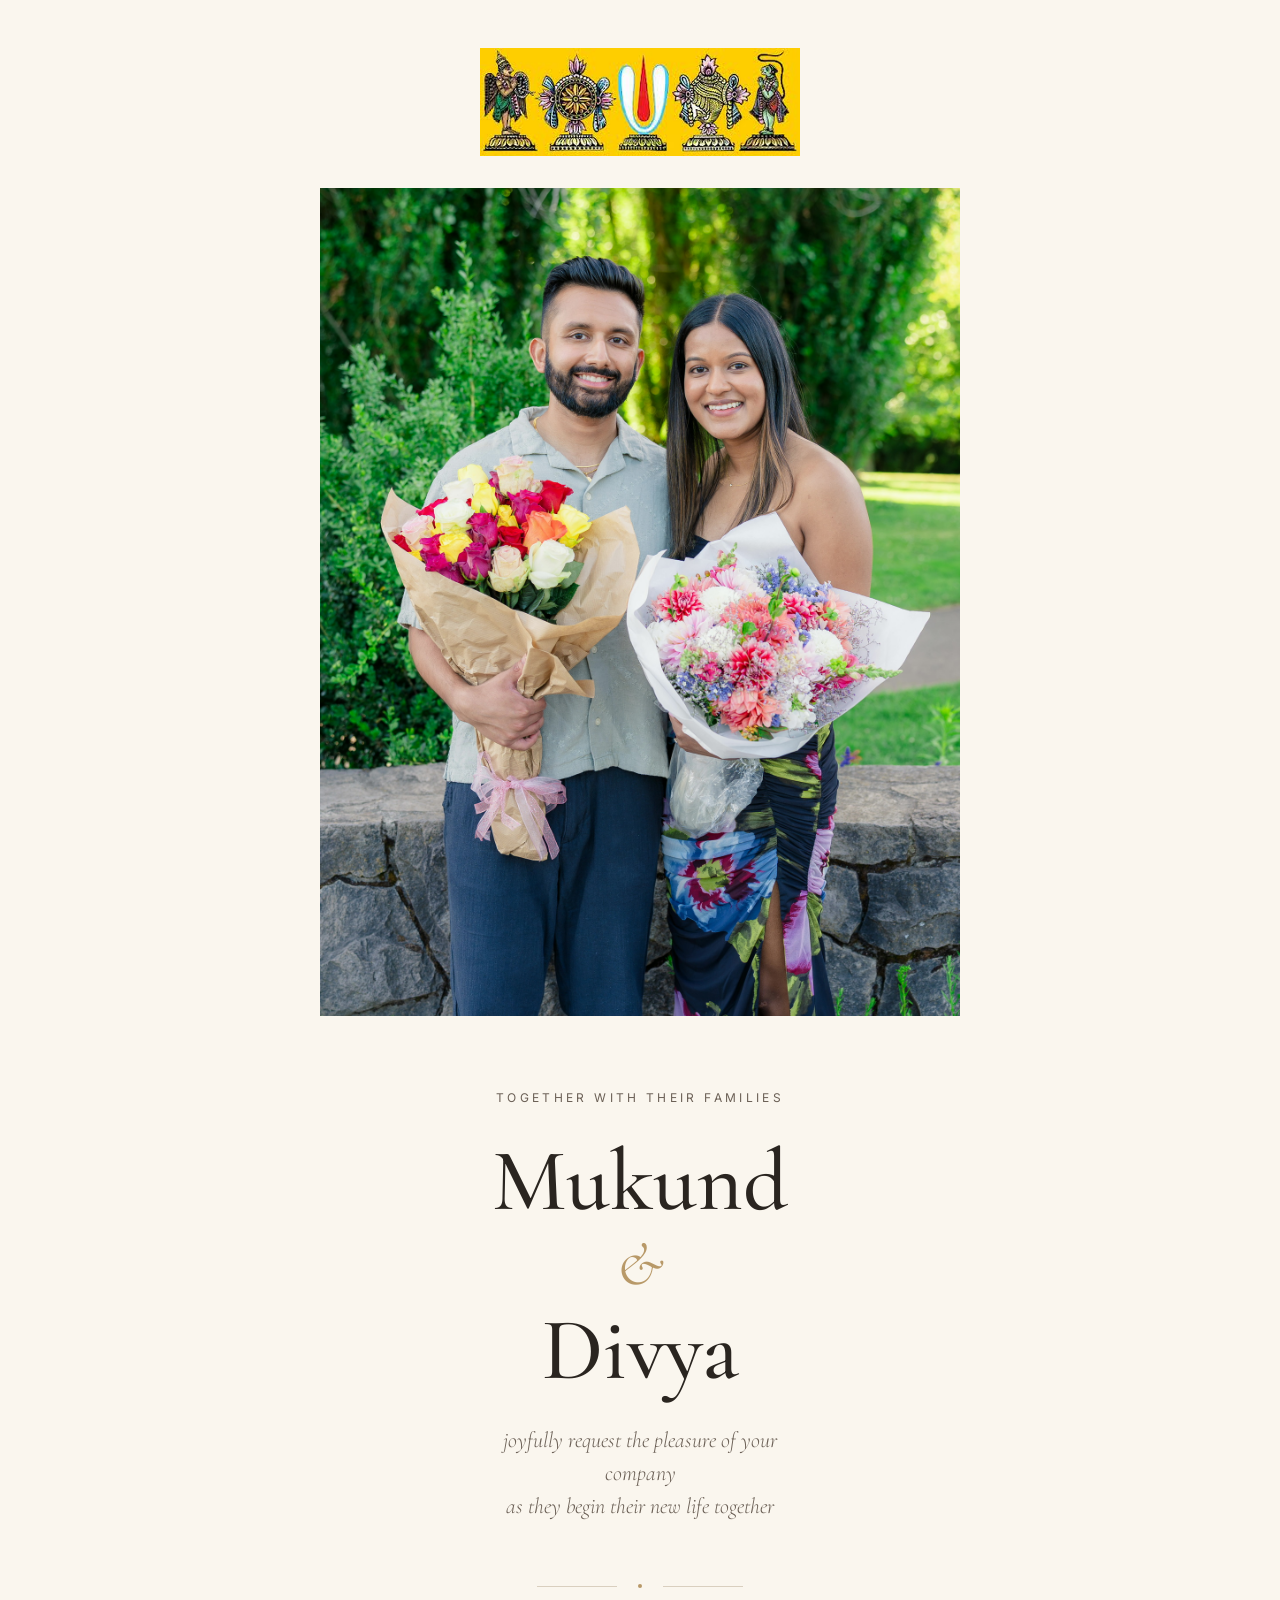
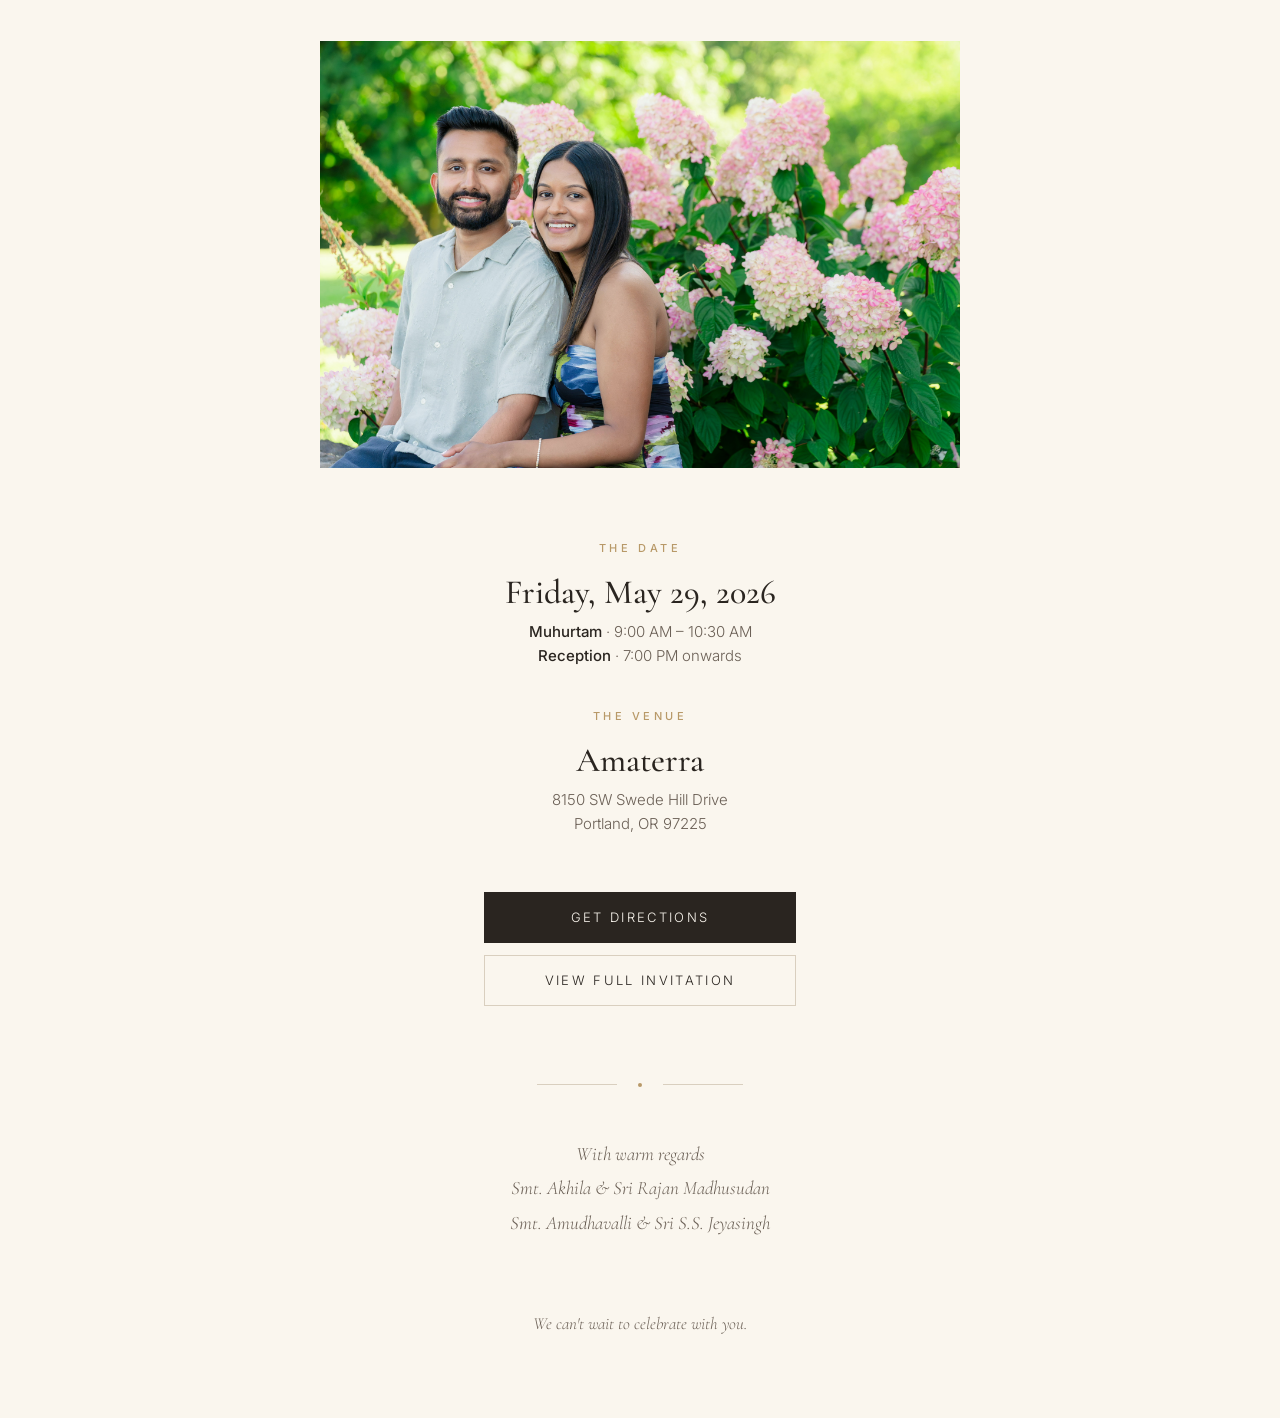
<file: mukund-divya/index.html>
<!DOCTYPE html>
<html lang="en">
<head>
  <meta charset="UTF-8" />
  <meta name="viewport" content="width=device-width, initial-scale=1.0" />
  <title>Mukund &amp; Divya · May 29, 2026</title>
  <meta name="description" content="Mukund &amp; Divya are getting married — Friday, May 29, 2026 in Portland, Oregon. With love, the Madhusudan &amp; Jeyasingh families." />
  <link rel="icon" type="image/svg+xml" href="https://madhulabs.com/favicon.svg" />

  <meta property="og:type" content="website" />
  <meta property="og:url" content="https://madhulabs.com/mukund-divya/" />
  <meta property="og:title" content="Mukund &amp; Divya · May 29, 2026" />
  <meta property="og:description" content="Mukund &amp; Divya are getting married — Friday, May 29, 2026 in Portland, Oregon. With love, the Madhusudan &amp; Jeyasingh families." />
  <meta property="og:image" content="https://madhulabs.com/mukund-divya/couple.jpg" />
  <meta property="og:image:width" content="2172" />
  <meta property="og:image:height" content="1448" />
  <meta name="twitter:card" content="summary_large_image" />
  <meta name="twitter:title" content="Mukund &amp; Divya · May 29, 2026" />
  <meta name="twitter:description" content="Mukund &amp; Divya are getting married — Friday, May 29, 2026 in Portland, Oregon." />
  <meta name="twitter:image" content="https://madhulabs.com/mukund-divya/couple.jpg" />

  <link rel="preconnect" href="https://fonts.googleapis.com" />
  <link rel="preconnect" href="https://fonts.gstatic.com" crossorigin />
  <link href="https://fonts.googleapis.com/css2?family=Cormorant+Garamond:wght@400;500;600&family=Inter:wght@300;400;500&display=swap" rel="stylesheet" />

  <style>
    :root {
      --bg: #FAF6EE;
      --ink: #2A2520;
      --ink-soft: #6B6056;
      --accent: #B89968;
      --line: #D9CFBF;
    }

    * { box-sizing: border-box; }
    html, body { margin: 0; padding: 0; }
    body {
      background: var(--bg);
      color: var(--ink);
      font-family: 'Inter', -apple-system, BlinkMacSystemFont, sans-serif;
      font-weight: 300;
      line-height: 1.6;
      -webkit-font-smoothing: antialiased;
      -moz-osx-font-smoothing: grayscale;
    }

    .page {
      max-width: 640px;
      margin: 0 auto;
      padding: 0 0 64px;
    }

    .shubhamastu {
      display: block;
      margin: 32px auto 24px;
      max-width: 280px;
      width: 75%;
      height: auto;
    }

    @media (min-width: 768px) {
      .shubhamastu { margin: 48px auto 32px; max-width: 320px; }
    }

    .hero {
      width: 100%;
      aspect-ratio: 1448 / 2172;
      max-height: 88vh;
      object-fit: cover;
      display: block;
    }

    .intro {
      text-align: center;
      padding: 48px 24px 8px;
    }

    .eyebrow {
      font-family: 'Inter', sans-serif;
      font-size: 12px;
      letter-spacing: 0.28em;
      text-transform: uppercase;
      color: var(--ink-soft);
      margin: 0 0 28px;
      font-weight: 400;
    }

    .names {
      font-family: 'Cormorant Garamond', Georgia, serif;
      font-weight: 500;
      font-size: clamp(56px, 14vw, 88px);
      line-height: 1.05;
      margin: 0;
      color: var(--ink);
    }

    .ampersand {
      font-style: italic;
      font-weight: 400;
      color: var(--accent);
      display: block;
      font-size: 0.7em;
      margin: 6px 0;
    }

    .invitation-line {
      font-family: 'Cormorant Garamond', Georgia, serif;
      font-style: italic;
      font-size: clamp(18px, 4.5vw, 22px);
      color: var(--ink-soft);
      margin: 28px auto 0;
      max-width: 32ch;
      line-height: 1.5;
    }

    .divider {
      display: flex;
      align-items: center;
      justify-content: center;
      gap: 16px;
      margin: 48px 24px;
      color: var(--accent);
    }
    .divider::before,
    .divider::after {
      content: "";
      flex: 1;
      max-width: 80px;
      height: 1px;
      background: var(--line);
    }
    .divider svg { display: block; }

    .photo-secondary {
      width: 100%;
      aspect-ratio: 2172 / 1448;
      object-fit: cover;
      display: block;
    }

    .details {
      padding: 56px 24px 8px;
      text-align: center;
    }

    .detail-block {
      margin: 0 0 40px;
    }
    .detail-block:last-child { margin-bottom: 0; }

    .detail-label {
      font-size: 11px;
      letter-spacing: 0.32em;
      text-transform: uppercase;
      color: var(--accent);
      font-weight: 500;
      margin: 0 0 14px;
    }

    .detail-primary {
      font-family: 'Cormorant Garamond', Georgia, serif;
      font-size: clamp(28px, 6vw, 34px);
      font-weight: 500;
      margin: 0 0 6px;
      line-height: 1.25;
      color: var(--ink);
    }

    .detail-meta {
      font-size: 15px;
      color: var(--ink-soft);
      margin: 4px 0 0;
      line-height: 1.6;
    }

    .detail-meta strong {
      color: var(--ink);
      font-weight: 500;
    }

    .families {
      padding: 24px 24px 0;
      text-align: center;
    }

    .families p {
      font-family: 'Cormorant Garamond', Georgia, serif;
      font-style: italic;
      font-size: 19px;
      color: var(--ink-soft);
      margin: 6px 0;
      line-height: 1.5;
    }

    .actions {
      display: flex;
      flex-direction: column;
      gap: 12px;
      padding: 48px 24px 0;
      max-width: 360px;
      margin: 0 auto;
    }

    .btn {
      display: block;
      text-align: center;
      padding: 14px 22px;
      font-family: 'Inter', sans-serif;
      font-size: 13px;
      letter-spacing: 0.18em;
      text-transform: uppercase;
      text-decoration: none;
      transition: all 0.2s ease;
    }

    .btn-primary {
      background: var(--ink);
      color: var(--bg);
      border: 1px solid var(--ink);
    }
    .btn-primary:hover { background: var(--accent); border-color: var(--accent); }

    .btn-secondary {
      background: transparent;
      color: var(--ink);
      border: 1px solid var(--line);
    }
    .btn-secondary:hover { border-color: var(--accent); color: var(--accent); }

    .footer {
      text-align: center;
      padding: 56px 24px 0;
      font-family: 'Cormorant Garamond', Georgia, serif;
      font-style: italic;
      font-size: 17px;
      color: var(--ink-soft);
    }

    @media (min-width: 768px) {
      .hero { max-height: 92vh; }
      .intro { padding-top: 72px; }
      .details { padding-top: 72px; }
    }
  </style>
</head>
<body>

  <main class="page">

    <img src="shubhamastu.png?v=2" alt="" class="shubhamastu" aria-hidden="true" />

    <img src="hero.jpg" alt="Mukund and Divya" class="hero" />

    <section class="intro">
      <p class="eyebrow">Together with their families</p>
      <h1 class="names">
        Mukund
        <span class="ampersand">&amp;</span>
        Divya
      </h1>
      <p class="invitation-line">joyfully request the pleasure of your company<br/>as they begin their new life together</p>
    </section>

    <div class="divider" aria-hidden="true">
      <svg width="14" height="14" viewBox="0 0 14 14" fill="none">
        <circle cx="7" cy="7" r="2" fill="currentColor"/>
      </svg>
    </div>

    <img src="couple.jpg" alt="Mukund and Divya" class="photo-secondary" />

    <section class="details">

      <div class="detail-block">
        <p class="detail-label">The Date</p>
        <p class="detail-primary">Friday, May 29, 2026</p>
        <p class="detail-meta"><strong>Muhurtam</strong> · 9:00 AM – 10:30 AM<br/><strong>Reception</strong> · 7:00 PM onwards</p>
      </div>

      <div class="detail-block">
        <p class="detail-label">The Venue</p>
        <p class="detail-primary">Amaterra</p>
        <p class="detail-meta">8150 SW Swede Hill Drive<br/>Portland, OR 97225</p>
      </div>

    </section>

    <div class="actions">
      <a class="btn btn-primary" href="https://maps.apple.com/?address=8150%20SW%20Sweet%20Hill%20Drive,%20Portland,%20OR%2097225" target="_blank" rel="noopener">Get Directions</a>
      <a class="btn btn-secondary" href="https://madhulabs.com/mukund-divya-invite/" target="_blank" rel="noopener">View Full Invitation</a>
    </div>

    <section class="families">
      <div class="divider" aria-hidden="true">
        <svg width="14" height="14" viewBox="0 0 14 14" fill="none">
          <circle cx="7" cy="7" r="2" fill="currentColor"/>
        </svg>
      </div>
      <p>With warm regards</p>
      <p>Smt. Akhila &amp; Sri Rajan Madhusudan</p>
      <p>Smt. Amudhavalli &amp; Sri S.S. Jeyasingh</p>
    </section>

    <p class="footer">We can't wait to celebrate with you.</p>

  </main>

</body>
</html>
</file>
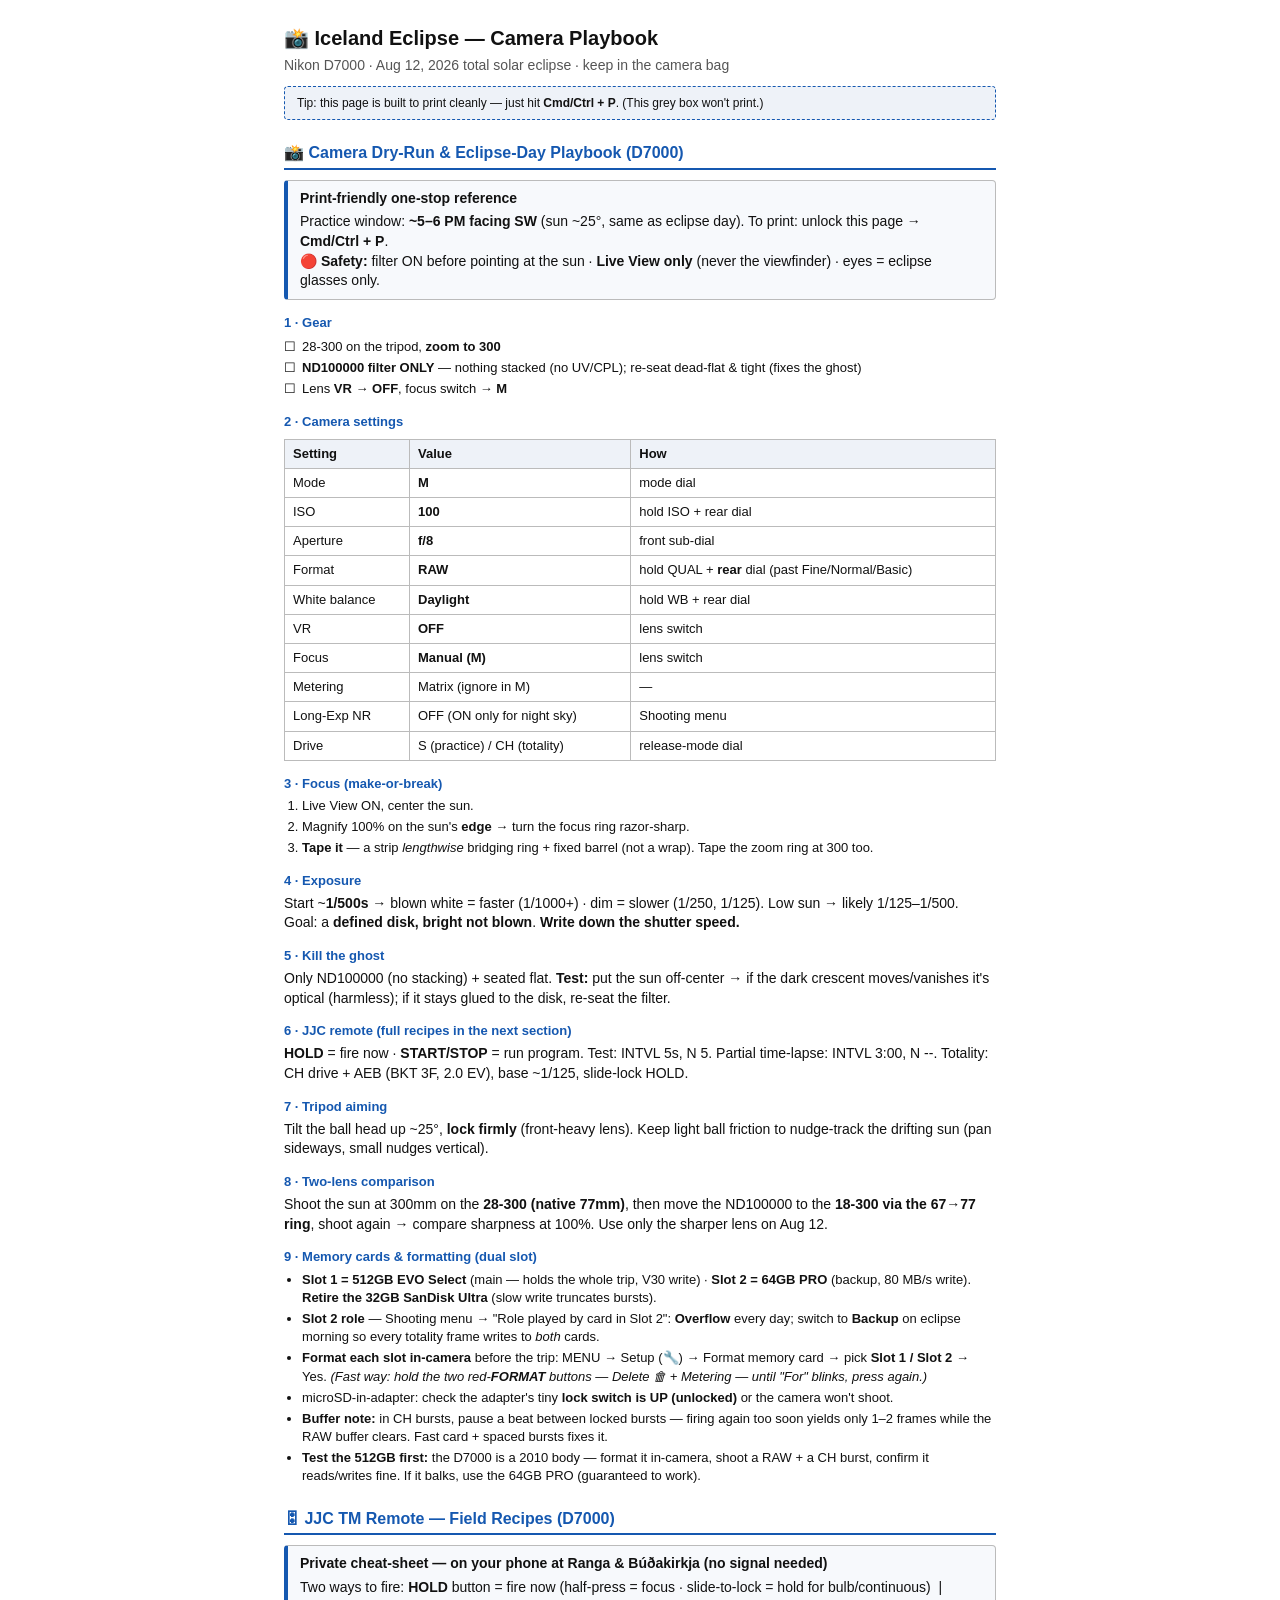
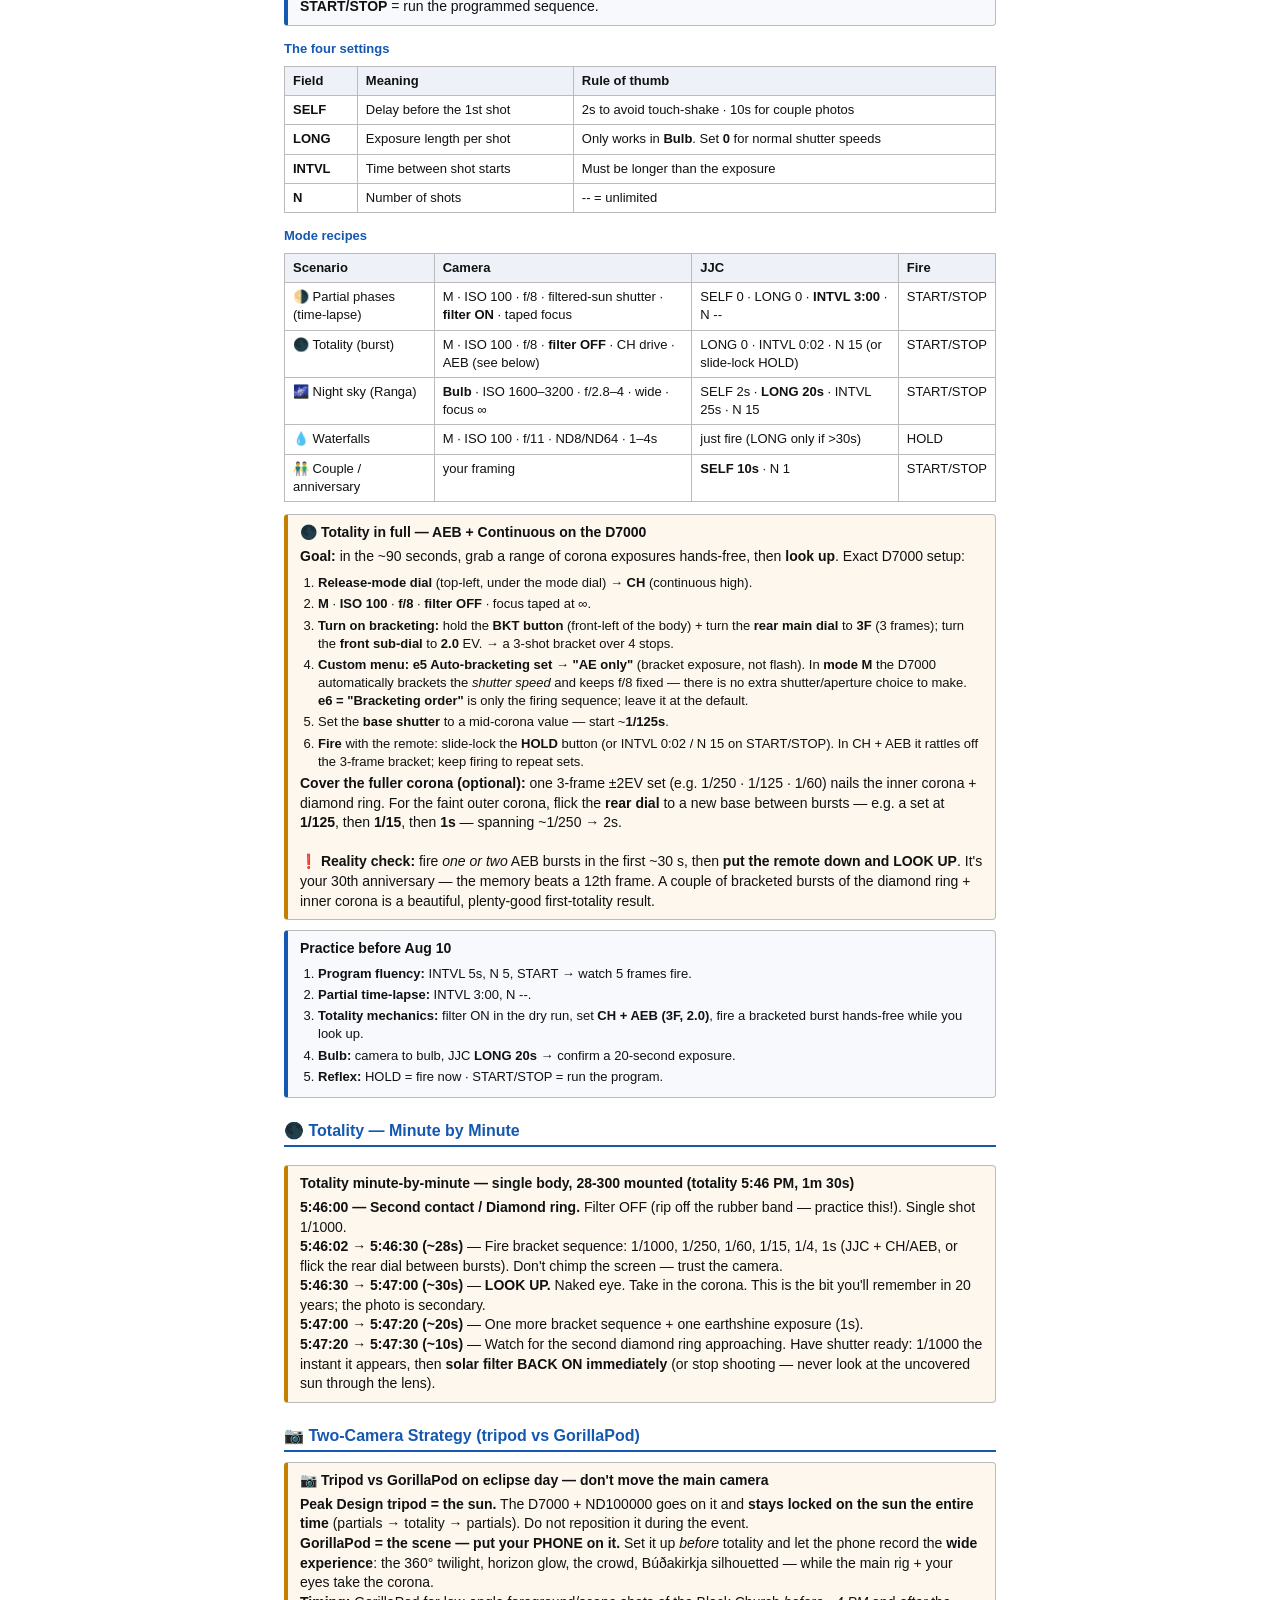
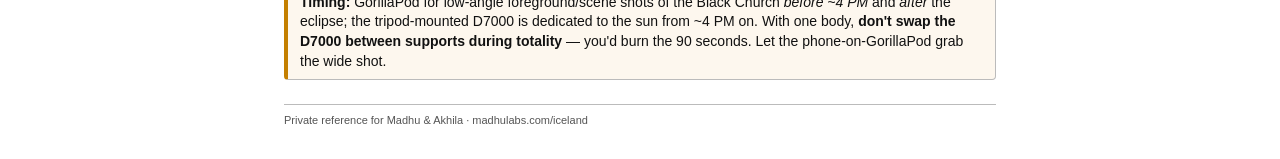
<file: iceland/camera/index.html>
<!DOCTYPE html>
<html lang="en">
<head>
<meta charset="UTF-8">
<meta name="viewport" content="width=device-width, initial-scale=1.0">
<title>Iceland Eclipse — Camera Playbook (print)</title>
<style>
:root { --blue:#1558b0; --muted:#555; --border:#bbb; }
* { box-sizing:border-box; }
body { font-family:-apple-system,BlinkMacSystemFont,'Segoe UI',Roboto,Helvetica,Arial,sans-serif; color:#111; background:#fff; max-width:760px; margin:0 auto; padding:24px; line-height:1.4; font-size:14px; }
h1 { font-size:20px; margin:0 0 4px; }
h2 { font-size:16px; color:var(--blue); border-bottom:2px solid var(--blue); padding-bottom:3px; margin:22px 0 10px; page-break-after:avoid; }
h3 { font-size:13px; color:var(--blue); margin:14px 0 4px; page-break-after:avoid; }
p { margin:6px 0; }
table { width:100%; border-collapse:collapse; margin:8px 0; page-break-inside:avoid; font-size:13px; }
th,td { border:1px solid var(--border); padding:5px 8px; text-align:left; vertical-align:top; }
th { background:#eef2f8; }
ul,ol { margin:6px 0 6px 20px; padding:0; page-break-inside:avoid; }
li { margin:3px 0; }
.callout { border:1px solid var(--border); border-left:4px solid var(--blue); border-radius:4px; padding:8px 12px; margin:10px 0; background:#f7f9fc; page-break-inside:avoid; }
.callout-title { font-weight:700; margin-bottom:4px; }
.callout-warn { border-left-color:#c47f00; background:#fdf7ee; }
.callout-ok { border-left-color:#2e7d32; background:#f0f8f0; }
.checklist { list-style:none; margin-left:0; }
.checklist li { padding-left:18px; position:relative; }
.checklist li:before { content:"\2610"; position:absolute; left:0; }
a { color:var(--blue); text-decoration:none; }
.noprint { background:#eef2f8; border:1px dashed var(--blue); padding:8px 12px; border-radius:4px; font-size:12px; margin:10px 0; }
@media print {
  body { padding:0; max-width:none; font-size:11.5pt; }
  a { color:#111; }
  .noprint { display:none; }
  h2 { page-break-before:always; }
  h2:first-of-type { page-break-before:avoid; }
}
</style>
</head>
<body>
<h1>&#128248; Iceland Eclipse — Camera Playbook</h1>
<p style="color:#555;margin-top:0">Nikon D7000 &middot; Aug 12, 2026 total solar eclipse &middot; keep in the camera bag</p>
<div class="noprint">Tip: this page is built to print cleanly &mdash; just hit <strong>Cmd/Ctrl + P</strong>. (This grey box won't print.)</div>
<!-- ============ CAMERA DRY-RUN PLAYBOOK (full/me version only) ============ -->
<h2>&#128248; Camera Dry-Run &amp; Eclipse-Day Playbook (D7000)</h2>
<div class="callout callout-info" style="margin-bottom:12px">
  <div class="callout-title">Print-friendly one-stop reference</div>
  Practice window: <strong>~5&ndash;6 PM facing SW</strong> (sun ~25&deg;, same as eclipse day). To print: unlock this page &rarr; <strong>Cmd/Ctrl + P</strong>.
  <br><strong>&#128308; Safety:</strong> filter ON before pointing at the sun · <strong>Live View only</strong> (never the viewfinder) · eyes = eclipse glasses only.
</div>

<h3 style="font-size:13px;color:var(--blue)">1 &middot; Gear</h3>
<ul class="checklist" style="font-size:13px">
  <li>28-300 on the tripod, <strong>zoom to 300</strong></li>
  <li><strong>ND100000 filter ONLY</strong> — nothing stacked (no UV/CPL); re-seat dead-flat &amp; tight (fixes the ghost)</li>
  <li>Lens <strong>VR &rarr; OFF</strong>, focus switch <strong>&rarr; M</strong></li>
</ul>

<h3 style="font-size:13px;color:var(--blue)">2 &middot; Camera settings</h3>
<table>
  <tr><th>Setting</th><th>Value</th><th>How</th></tr>
  <tr><td>Mode</td><td><strong>M</strong></td><td>mode dial</td></tr>
  <tr><td>ISO</td><td><strong>100</strong></td><td>hold ISO + rear dial</td></tr>
  <tr><td>Aperture</td><td><strong>f/8</strong></td><td>front sub-dial</td></tr>
  <tr><td>Format</td><td><strong>RAW</strong></td><td>hold QUAL + <strong>rear</strong> dial (past Fine/Normal/Basic)</td></tr>
  <tr><td>White balance</td><td><strong>Daylight</strong></td><td>hold WB + rear dial</td></tr>
  <tr><td>VR</td><td><strong>OFF</strong></td><td>lens switch</td></tr>
  <tr><td>Focus</td><td><strong>Manual (M)</strong></td><td>lens switch</td></tr>
  <tr><td>Metering</td><td>Matrix (ignore in M)</td><td>&mdash;</td></tr>
  <tr><td>Long-Exp NR</td><td>OFF (ON only for night sky)</td><td>Shooting menu</td></tr>
  <tr><td>Drive</td><td>S (practice) / CH (totality)</td><td>release-mode dial</td></tr>
</table>

<h3 style="font-size:13px;color:var(--blue)">3 &middot; Focus (make-or-break)</h3>
<ol style="font-size:13px;margin:0 0 0 18px">
  <li>Live View ON, center the sun.</li>
  <li>Magnify 100% on the sun's <strong>edge</strong> &rarr; turn the focus ring razor-sharp.</li>
  <li><strong>Tape it</strong> — a strip <em>lengthwise</em> bridging ring + fixed barrel (not a wrap). Tape the zoom ring at 300 too.</li>
</ol>

<h3 style="font-size:13px;color:var(--blue)">4 &middot; Exposure</h3>
Start ~<strong>1/500s</strong> &rarr; blown white = faster (1/1000+) · dim = slower (1/250, 1/125). Low sun &rarr; likely 1/125&ndash;1/500. Goal: a <strong>defined disk, bright not blown</strong>. <strong>Write down the shutter speed.</strong>

<h3 style="font-size:13px;color:var(--blue)">5 &middot; Kill the ghost</h3>
Only ND100000 (no stacking) + seated flat. <strong>Test:</strong> put the sun off-center &rarr; if the dark crescent moves/vanishes it's optical (harmless); if it stays glued to the disk, re-seat the filter.

<h3 style="font-size:13px;color:var(--blue)">6 &middot; JJC remote (full recipes in the next section)</h3>
<strong>HOLD</strong> = fire now · <strong>START/STOP</strong> = run program. Test: INTVL 5s, N 5. Partial time-lapse: INTVL 3:00, N --. Totality: CH drive + AEB (BKT 3F, 2.0 EV), base ~1/125, slide-lock HOLD.

<h3 style="font-size:13px;color:var(--blue)">7 &middot; Tripod aiming</h3>
Tilt the ball head up ~25&deg;, <strong>lock firmly</strong> (front-heavy lens). Keep light ball friction to nudge-track the drifting sun (pan sideways, small nudges vertical).

<h3 style="font-size:13px;color:var(--blue)">8 &middot; Two-lens comparison</h3>
Shoot the sun at 300mm on the <strong>28-300 (native 77mm)</strong>, then move the ND100000 to the <strong>18-300 via the 67&rarr;77 ring</strong>, shoot again &rarr; compare sharpness at 100%. Use only the sharper lens on Aug 12.

<h3 style="font-size:13px;color:var(--blue)">9 &middot; Memory cards &amp; formatting (dual slot)</h3>
<ul style="font-size:13px;margin:0 0 6px 18px">
  <li><strong>Slot 1 = 512GB EVO Select</strong> (main &mdash; holds the whole trip, V30 write) · <strong>Slot 2 = 64GB PRO</strong> (backup, 80&nbsp;MB/s write). <strong>Retire the 32GB SanDisk Ultra</strong> (slow write truncates bursts).</li>
  <li><strong>Slot 2 role</strong> &mdash; Shooting menu &rarr; "Role played by card in Slot 2": <strong>Overflow</strong> every day; switch to <strong>Backup</strong> on eclipse morning so every totality frame writes to <em>both</em> cards.</li>
  <li><strong>Format each slot in-camera</strong> before the trip: MENU &rarr; Setup (&#128295;) &rarr; Format memory card &rarr; pick <strong>Slot 1 / Slot 2</strong> &rarr; Yes. <em>(Fast way: hold the two red-<strong>FORMAT</strong> buttons &mdash; Delete &#128465; + Metering &mdash; until "For" blinks, press again.)</em></li>
  <li>microSD-in-adapter: check the adapter's tiny <strong>lock switch is UP (unlocked)</strong> or the camera won't shoot.</li>
  <li><strong>Buffer note:</strong> in CH bursts, pause a beat between locked bursts &mdash; firing again too soon yields only 1&ndash;2 frames while the RAW buffer clears. Fast card + spaced bursts fixes it.</li>
  <li><strong>Test the 512GB first:</strong> the D7000 is a 2010 body &mdash; format it in-camera, shoot a RAW + a CH burst, confirm it reads/writes fine. If it balks, use the 64GB PRO (guaranteed to work).</li>
</ul>

<!-- ============ JJC REMOTE — FIELD RECIPES (full/me version only) ============ -->
<h2>&#127899; JJC TM Remote &mdash; Field Recipes (D7000)</h2>
<div class="callout callout-info" style="margin-bottom:12px">
  <div class="callout-title">Private cheat-sheet &mdash; on your phone at Ranga &amp; Búðakirkja (no signal needed)</div>
  Two ways to fire: <strong>HOLD</strong> button = fire now (half-press = focus · slide-to-lock = hold for bulb/continuous) &nbsp;|&nbsp; <strong>START/STOP</strong> = run the programmed sequence.
</div>

<h3 style="font-size:13px;color:var(--blue)">The four settings</h3>
<table>
  <tr><th>Field</th><th>Meaning</th><th>Rule of thumb</th></tr>
  <tr><td><strong>SELF</strong></td><td>Delay before the 1st shot</td><td>2s to avoid touch-shake · 10s for couple photos</td></tr>
  <tr><td><strong>LONG</strong></td><td>Exposure length per shot</td><td>Only works in <strong>Bulb</strong>. Set <strong>0</strong> for normal shutter speeds</td></tr>
  <tr><td><strong>INTVL</strong></td><td>Time between shot starts</td><td>Must be longer than the exposure</td></tr>
  <tr><td><strong>N</strong></td><td>Number of shots</td><td>-- = unlimited</td></tr>
</table>

<h3 style="font-size:13px;color:var(--blue)">Mode recipes</h3>
<table>
  <tr><th>Scenario</th><th>Camera</th><th>JJC</th><th>Fire</th></tr>
  <tr><td>&#127767; Partial phases (time-lapse)</td><td>M · ISO 100 · f/8 · filtered-sun shutter · <strong>filter ON</strong> · taped focus</td><td>SELF 0 · LONG 0 · <strong>INTVL 3:00</strong> · N --</td><td>START/STOP</td></tr>
  <tr><td>&#127761; Totality (burst)</td><td>M · ISO 100 · f/8 · <strong>filter OFF</strong> · CH drive · AEB (see below)</td><td>LONG 0 · INTVL 0:02 · N 15 (or slide-lock HOLD)</td><td>START/STOP</td></tr>
  <tr><td>&#127756; Night sky (Ranga)</td><td><strong>Bulb</strong> · ISO 1600&ndash;3200 · f/2.8&ndash;4 · wide · focus &infin;</td><td>SELF 2s · <strong>LONG 20s</strong> · INTVL 25s · N 15</td><td>START/STOP</td></tr>
  <tr><td>&#128167; Waterfalls</td><td>M · ISO 100 · f/11 · ND8/ND64 · 1&ndash;4s</td><td>just fire (LONG only if &gt;30s)</td><td>HOLD</td></tr>
  <tr><td>&#128108; Couple / anniversary</td><td>your framing</td><td><strong>SELF 10s</strong> · N 1</td><td>START/STOP</td></tr>
</table>

<div class="callout callout-warn" style="margin-top:12px">
  <div class="callout-title">&#127761; Totality in full &mdash; AEB + Continuous on the D7000</div>
  <strong>Goal:</strong> in the ~90 seconds, grab a range of corona exposures hands-free, then <strong>look up</strong>. Exact D7000 setup:
  <ol style="font-size:13px;margin:8px 0 0 18px">
    <li><strong>Release-mode dial</strong> (top-left, under the mode dial) &rarr; <strong>CH</strong> (continuous high).</li>
    <li><strong>M</strong> · <strong>ISO 100</strong> · <strong>f/8</strong> · <strong>filter OFF</strong> · focus taped at &infin;.</li>
    <li><strong>Turn on bracketing:</strong> hold the <strong>BKT button</strong> (front-left of the body) + turn the <strong>rear main dial</strong> to <strong>3F</strong> (3 frames); turn the <strong>front sub-dial</strong> to <strong>2.0</strong> EV. &rarr; a 3-shot bracket over 4 stops.</li>
    <li><strong>Custom menu:</strong> <strong>e5 Auto-bracketing set &rarr; "AE only"</strong> (bracket exposure, not flash). In <strong>mode M</strong> the D7000 automatically brackets the <em>shutter speed</em> and keeps f/8 fixed &mdash; there is no extra shutter/aperture choice to make. <strong>e6 = "Bracketing order"</strong> is only the firing sequence; leave it at the default.</li>
    <li>Set the <strong>base shutter</strong> to a mid-corona value &mdash; start ~<strong>1/125s</strong>.</li>
    <li><strong>Fire</strong> with the remote: slide-lock the <strong>HOLD</strong> button (or INTVL 0:02 / N 15 on START/STOP). In CH + AEB it rattles off the 3-frame bracket; keep firing to repeat sets.</li>
  </ol>
  <strong>Cover the fuller corona (optional):</strong> one 3-frame ±2EV set (e.g. 1/250 · 1/125 · 1/60) nails the inner corona + diamond ring. For the faint outer corona, flick the <strong>rear dial</strong> to a new base between bursts &mdash; e.g. a set at <strong>1/125</strong>, then <strong>1/15</strong>, then <strong>1s</strong> &mdash; spanning ~1/250 &rarr; 2s.
  <br><br>
  <strong>&#10071; Reality check:</strong> fire <em>one or two</em> AEB bursts in the first ~30 s, then <strong>put the remote down and LOOK UP</strong>. It's your 30th anniversary &mdash; the memory beats a 12th frame. A couple of bracketed bursts of the diamond ring + inner corona is a beautiful, plenty-good first-totality result.
</div>

<div class="callout callout-info" style="margin-top:8px">
  <div class="callout-title">Practice before Aug 10</div>
  <ol style="font-size:13px;margin:6px 0 0 18px">
    <li><strong>Program fluency:</strong> INTVL 5s, N 5, START &rarr; watch 5 frames fire.</li>
    <li><strong>Partial time-lapse:</strong> INTVL 3:00, N --.</li>
    <li><strong>Totality mechanics:</strong> filter ON in the dry run, set <strong>CH + AEB (3F, 2.0)</strong>, fire a bracketed burst hands-free while you look up.</li>
    <li><strong>Bulb:</strong> camera to bulb, JJC <strong>LONG 20s</strong> &rarr; confirm a 20-second exposure.</li>
    <li><strong>Reflex:</strong> HOLD = fire now · START/STOP = run the program.</li>
  </ol>
</div>
<h2>&#127761; Totality &mdash; Minute by Minute</h2>
<div class="callout callout-warn" style="margin-top:18px">
  <div class="callout-title">Totality minute-by-minute &mdash; single body, 28-300 mounted (totality 5:46 PM, 1m 30s)</div>
  <strong>5:46:00 &mdash; Second contact / Diamond ring.</strong> Filter OFF (rip off the rubber band &mdash; practice this!). Single shot 1/1000.<br>
  <strong>5:46:02 &rarr; 5:46:30 (~28s)</strong> &mdash; Fire bracket sequence: 1/1000, 1/250, 1/60, 1/15, 1/4, 1s (JJC + CH/AEB, or flick the rear dial between bursts). Don't chimp the screen &mdash; trust the camera.<br>
  <strong>5:46:30 &rarr; 5:47:00 (~30s)</strong> &mdash; <strong>LOOK UP.</strong> Naked eye. Take in the corona. This is the bit you'll remember in 20 years; the photo is secondary.<br>
  <strong>5:47:00 &rarr; 5:47:20 (~20s)</strong> &mdash; One more bracket sequence + one earthshine exposure (1s).<br>
  <strong>5:47:20 &rarr; 5:47:30 (~10s)</strong> &mdash; Watch for the second diamond ring approaching. Have shutter ready: 1/1000 the instant it appears, then <strong>solar filter BACK ON immediately</strong> (or stop shooting &mdash; never look at the uncovered sun through the lens).
</div>
<h2>&#128247; Two-Camera Strategy (tripod vs GorillaPod)</h2>
<div class="callout callout-warn" style="margin-top:8px">
  <div class="callout-title">&#128247; Tripod vs GorillaPod on eclipse day &mdash; don't move the main camera</div>
  <strong>Peak Design tripod = the sun.</strong> The D7000 + ND100000 goes on it and <strong>stays locked on the sun the entire time</strong> (partials &rarr; totality &rarr; partials). Do not reposition it during the event.<br>
  <strong>GorillaPod = the scene &mdash; put your PHONE on it.</strong> Set it up <em>before</em> totality and let the phone record the <strong>wide experience</strong>: the 360&deg; twilight, horizon glow, the crowd, Búðakirkja silhouetted &mdash; while the main rig + your eyes take the corona.<br>
  <strong>Timing:</strong> GorillaPod for low-angle foreground/scene shots of the Black Church <em>before ~4 PM</em> and <em>after</em> the eclipse; the tripod-mounted D7000 is dedicated to the sun from ~4 PM on. With one body, <strong>don't swap the D7000 between supports during totality</strong> &mdash; you'd burn the 90 seconds. Let the phone-on-GorillaPod grab the wide shot.
</div>
<p style="color:#555;font-size:11px;margin-top:24px;border-top:1px solid #bbb;padding-top:8px">Private reference for Madhu &amp; Akhila &middot; madhulabs.com/iceland</p>
</body>
</html>
</file>
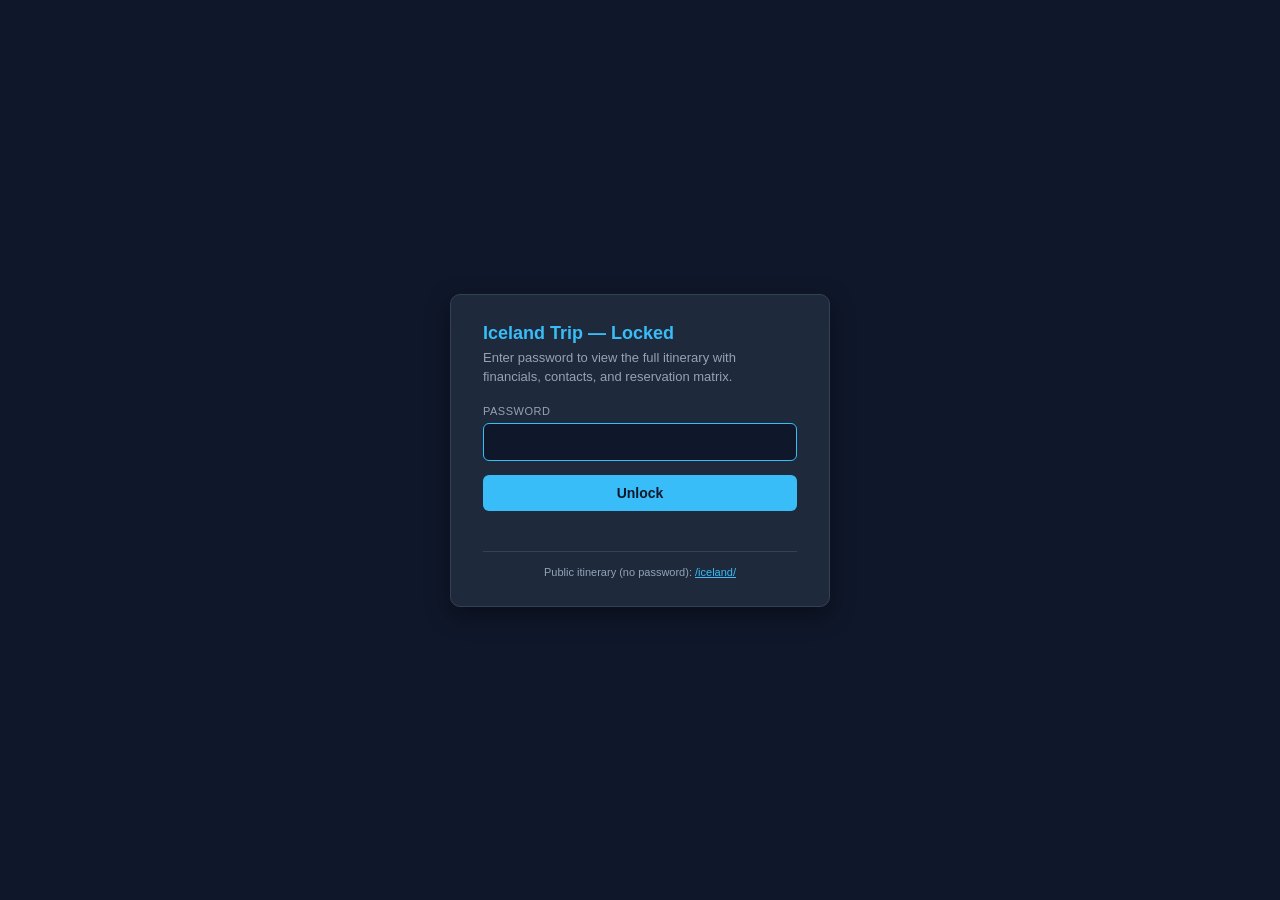
<file: iceland/me/index.html>
<!DOCTYPE html>
<html lang="en">
<head>
<meta charset="UTF-8">
<meta name="viewport" content="width=device-width, initial-scale=1.0">
<title>Iceland Trip — Locked</title>
<meta name="robots" content="noindex, nofollow">
<link rel="icon" type="image/svg+xml" href="/favicon.svg" />
<style>
  :root { --bg:#0f172a; --surface:#1e293b; --border:#334155; --text:#e2e8f0; --muted:#94a3b8; --accent:#38bdf8; --red:#f87171; }
  * { box-sizing: border-box; }
  body { margin:0; min-height:100vh; display:flex; align-items:center; justify-content:center; background:var(--bg); color:var(--text); font-family:-apple-system,BlinkMacSystemFont,'Segoe UI',Roboto,sans-serif; padding:24px; }
  .gate { background:var(--surface); border:1px solid var(--border); border-radius:10px; padding:28px 32px; max-width:380px; width:100%; box-shadow:0 8px 24px rgba(0,0,0,0.4); }
  .gate h1 { margin:0 0 4px; font-size:18px; color:var(--accent); }
  .gate p { margin:0 0 18px; color:var(--muted); font-size:13px; line-height:1.5; }
  .gate label { display:block; font-size:11px; color:var(--muted); text-transform:uppercase; letter-spacing:0.5px; margin-bottom:6px; }
  .gate input { width:100%; background:var(--bg); border:1px solid var(--border); border-radius:6px; padding:10px 12px; color:var(--text); font-size:14px; font-family:inherit; outline:none; transition:border 0.15s; }
  .gate input:focus { border-color:var(--accent); }
  .gate button { margin-top:14px; width:100%; background:var(--accent); color:var(--bg); border:none; border-radius:6px; padding:10px 14px; font-size:14px; font-weight:600; cursor:pointer; font-family:inherit; }
  .gate button:hover { filter:brightness(1.1); }
  .gate .err { margin-top:10px; color:var(--red); font-size:12px; min-height:16px; }
  .gate .hint { margin-top:14px; padding-top:14px; border-top:1px solid var(--border); font-size:11px; color:var(--muted); text-align:center; }
  #loading { display:none; text-align:center; color:var(--muted); font-size:13px; padding:40px 0; }
</style>
</head>
<body>
<div class="gate" id="gate">
  <h1>Iceland Trip — Locked</h1>
  <p>Enter password to view the full itinerary with financials, contacts, and reservation matrix.</p>
  <label for="pw">Password</label>
  <input type="password" id="pw" autocomplete="current-password" autofocus>
  <button id="unlock-btn" onclick="tryUnlock(false)">Unlock</button>
  <div class="err" id="err"></div>
  <div class="hint">Public itinerary (no password): <a href="/iceland/" style="color:var(--accent)">/iceland/</a></div>
</div>
<div id="loading">Decrypting…</div>
<script>
const ENC_BLOB = "vIYrD/Cj6/[base64]/[base64]/96kaR7TP6RJhQ5ulOSF7XwU6/nAoUthI/8Ezp9Sc1TS/Ajt7INgotFycf7xItvvQfqUwhO2XQESdy6DviE3kZp/ku9yG5S/GrxPqrGnq5LQVHjHXwwEHWPnco4w/Wk1E1FXDTq+2DS0sYUEKIFdwRuCR4sRppgb6CI5/uh73FMtPMyaN8DTu7osztFLjwEUnbDZijEXa2RJsCUxZLOBUhl5hNy+e1oBigJV9a+cV5s/BByaovpAH3OxDIwXxkDOd8AfE27nixjV87kN1lxsJjnU8c63Sni0GQyBqQBmqsEw1mLyYBRWkT37/uNiTR5/wPPPprY7gIKDG7yZduegRNeUfz0bLzWxbIbZ+n4ZHxbicHwh1SPv7DHaXGJNr6fEo11iLjjtCVrQ/bPXaKHyL1Fr0hM+s7qk8iE+SCIwc4tVSJClRvTcFyyLuzuIXpBxYG8cNtCBRez/5L6RDrRLWpP9PkroP767otBAYrl6F5RYoM5ut15LP3FKZSQGB8AhD/oZkPhEtFRjEhH7bcig33NMI4cpSXeBwifzreRDz0kEzHk4qbuDb7L+OlNbTNC7FrKsDYa1LuIN/IS1uoRpjVXAsBF0NrexvEIdAOysikpYAC0ppr+qoBA9wUjpGwa/kNC4RHlwWFPUjmccJF4SqY+EjZhD3QZ76NDaM/mJBZfyb07eUEP/UF4vgiodMtRSP8zCvrcIWSysYAkNY0pY4HH83a4y470QAhGCJri7QQxYStE7kSVUpU0TvW6e/VzGSOOfvFijpg9j1ooexgdOXEfCCrVRNku1tYOkAcD2ehT+HsYplg3AkH1rPlr1eqXuFmwNY/QV721GFKE6Bmn+Xp83XWSULHko8L2SGZ4gaOkn064Az3P4lzWqnw5iwsszHFk6Q068tTuA4v0Ry3QoBj0fWAotM+0pl9hXd7k+Y8rQ5z87n/hZOXaxhU2swpr5kigZs1HGxGfztaO2KQ3zYUUkJZYFNVHMqJTVURdr8W2eLWJU2ML32IQfQ/UsYtkocUl58GMDNkVEusM2y30GO3UxQj5XovLyUgoKOHH+snU3TB6U0SEEteaP1ffQ3LSOQTFlXgWhbiCfuYATrc0VTGv4YSUNturqesX8b9jZ6AcOGPGiyngwmioPcLggNSWA0wnlm4K1ldfE+/nGfBlWCaWPXk5L5EZVPtlt1+D7rvciFZjA8ytvxsRI98BZsUnUkCTSsKn2hC0zye93MmB/0o+MQUeqCcsoTLicYlN/MXI9YD0fQuRM2fNQYWxHxCTM82BO4cCsKe+lgJCQE9008jmyA7PlnkDOGgjXT4iSyRNVW/O9gr6IE0rzVcml8oOlfjhHSze5B/J54bVd1gQCg/1mmT6qcC+KFpc7q5gzhwK3k5wJwUzhyrWtglQhfpzCeNmaPPTZuNbRMTKHhhHPVU9fTVnNcH2zW3URYgVpXn0bqN0nExKPjwBFo4o1QI6sXp9w9q05eZIoVpM+BW9s5eu9SnIUR2poV6KvT6zxsR0ff7n+8P0ZGAX/DaKWHtJkNoG5dyQ4Q9DdDGESOAqQe1lt+cwTvFaaAadRPRR9SZwchb197+0UyT3VpHj/P4rGbWumuIT77PSvCvTSEsw2zalxVsqqCx4r9a78JjltPuXO2rCEim+thVtfXhOg/d5iAf1SRj/gzCW3XMsIeKUSQFkxEEAvRP+bWmYtSErVHgWsbbJ9w3JZEJsOhsIKDJIS9BbOCxc3j5HqnatKdB4JoKVxdzX+zdpNpxUHFB4HuH1BaWCn9nteqtXnbYUbgc3RzRJy7IC1ifWi7tzvPgclGaz+KmZ/02eIj+KUwkTsrAd0+WFJOfop67eM233xn4pf+0OFpokTx4V+Cw00yHB+WpofIeE8JUaRPqvWj9cYTppVVCB8+n4B//2EiRD11cLAJF3pBRlgM5uFk8r98IHb2VqUB/nZmVkqvDWWdG8WA9q1LFyMdsaSTpYx2kYund/BL2oUC11CYUOgRbzbGj0NRp6QrZXxD67C72a87/o9V+OP+igdsK0CJfS7xFjGsoc8+JQeGuPI/FzCB5Z4KyvM7U5Qrvek9w6V28t6GA5f/v7DDgeY9jGLXUynATugdoazqDRyYMIGdQK/BxOAHV/7VSlNCqCLKFNwSSx7adx5DTz+JOs5q2yXVh59dKB/LNwcpsMRTQ+EnucPfmAGyt9JiQupwJWhGIqGsVDyTWNksfbfAUYmAJ2D8F9ZZ78X7eujEVqUL4o/Rx4jEMqk+z8+vi2tveoSf/3akmE2idYPjieHplzPAOkMsYtytwXPj4mFCjxq6zm30v+VHEMArxC8mwSCd8SF7fm6jBo8+9zSlbiFl/[base64]/SgNRkDG75v/07YpH/4R0O9+7/oPf5G0pGFhguJteBdRjaPWDKYA7SGTS6HUKkZz9SVtltSCTdK+qn4kflsrtJ7s1hQaE7vkxf57hhLz8Y6oVKtc5OxCuXfJwm8+BACrplEQBySRqWGQ5+HGAerJ/QM41acbTUDTh0CBtIEL7nYZPhOR56YXsG9nxiIHdJJQ4bPCOLrY1vBX1ke+hiWe1FP1FSdfA7dc+2712FR3ZLrc7U9MCjEMUZ/lk+tXv2HoKaZK45/Z/3nHyX9AGFh5sBlAKxwi7tgLfN7G7Eboj2v+VAzBFdkiVbLaXEpq2RmFT/LRn/DjEL1zoxj8eQ0fHHL671pCnpUOXT8iz6+xOQj7B6QuP3K/yXhMrYZ+Xz0StfSj5wzQhdwKwP6Rm84KQ7Cm6vcU7PZaFni7pZK4tE3i+lN6L+ihG9BmsW9AtMwWHBPThrHvC+Nna4Kc+VJOYsvGTz/grK206LmJtaKW22ttnm1kLgRgC9qDS4Rg2mqj5i4jsZIBg3X0//P7IEW13egqWnfcUa0SaaRF69L83ZO6yTIpuwIku+XQRejzPcbmXI2Cgo5HsjNmx0oQLvZkbOEICN+MUG8jqnhPq2pI4Z4K+g7+TJ4rpudBtDg+Tgu7XQ0A5caeylkgdYDKCMg3dl2kydCS1a+muNVOEhWwsVHYVvc/[base64]/gjSv4YlhBelv/jBJ+3vFhCU3CpyJ5CxQkyIKzxuXsz/ZOutiCP3LwwSmhafBkOHfwt2GuwMy5THJNXofvzutXogleNCUfYmD3yTTCh4Kqwc3D99pRwvmwV/lUmIdEMCJFeBfUPs/48RDOGAB39FRQBqMhDUPOOD9p3dGxNNk64s8DTPHs4zZKUZ1fTtIce10fg303A0n9upk4/4QEU8B092m0aL4bfcgPAx/FJ3Qrlbe0IYuHSHQXhTmfZedHl02K2d8hbZaPJI6tG1OoU5Xp29L682T0nH8UpnTeurKls0rmjtMIlsnoq/hVZ6Au2IjT6nJRHFIINBx7RsMTYw55fVs+khV824mTk0RngpvKey8jdMAV37Z5TKzgp8h5BSwDgmnohkZn5YbxBpK0KLEZWKXTDW6B1f1c2E0XOtEEBOHcTpMz6bNzO0DEZkXLxwb3KT6KxhLN4R60oH4G7rhJAMmIbMukj7+unQIRX1TzPXi9VKjf88AfIl/mcBCLrjEVL2bdGIqai3NJUuXVekk3HfFGn19NTdy7wrF5FyuL8R9zBn6mfiijcG9gZL5VD3xUjJiHEnWGGTveSct92LUgzhIntrCoTQ7mE4AtEvnrUBAlixcPv/aSAqPYiBihJcDQ60YGAn2Mvzgxz9hDVMeps6R4CnNnD9iYilmdj9NEywhnyO1fdJH7D5jG0T+91nEKlzjbiHgmXYaZGp2evSUMeEX/pP++A5uSzXkRV3GnBP6NG1jZIDrXwQ4jVJgYB2UZ/9w4PJfwaG1RhqDH26q7mq/lbvpRyIMIRZtAQ8tDWFvwYAV+yyhUirkRuFYscZqYDdn97oACVu4qP0jo/4apWuUUqXMw7QaF8ebX2DcuJXCI2bT2LrXsA+/KNFXY5Mqs9RtD/UeTqBtI7A+GP2KInVsf68UU4GH+C/FbFts2wPf2uyQGrrTwMAzLKBgMc8kmAE0imqanizFIWJo3eOq+zSerPpnVmONXsyb1V1Eer46An5D/tenrI3p1q34pXSTQyMl+gPGVpdfHix7CN3OKW65yI0M5yfhcNNsV08JhL68UapX0Djz/7sR3kWqWX09MEjio0PG/X/idwzMHbm2UXbkULuCTZC2nwgJjb2AHRGJsC9nwTu2xy0My3abHXChkjOVIh/YJbgQhy1T1ffZA+Fya6mfkD3SsWVLl0UxPL3ooORYYglNt4gKbdHWIwUw3acqsxv+D4i6ryq60SmRM1FvDK01pTC2MonjUSvPit1BiMv6TcnI1DsjL62koOoCC7F7Ec9B1BJWZU3JODpKMATSx1a0/u3HmtJk25otQHD7/sc4Uqlu66jg5bp4p+EtWu2B5c6p0etA/PAv171hF/KPUh07OEUc1cwLp/aTSM3Q1HBPWG8ssdc3zex4pFDNHE+nKpr/c/[base64]/S1dzSy5zTzL6DHZlU7YkK9NZusVSUJRCWxUZpX/YtfMYNOI2ip/TiG9uKhDywQPHuG9ErmYHMxaO63eAj5irokGYek+swbzE1fwOxrIKqOMR0ONs+PrEuA/9cgZwsIgPMxjuTRT+80QpvQizwXlO4rnaiV7BEd3KrKbLRKY/xgmbCjGZKFRnoII72Ujwn8m35ERqMlrXt96N9P1UCl7ZfupzyIIf9FbZi/6+6DUQHTvMexFbc1Y6XNtyXXtlZPbfNjKqTsIQxU0ztF8Niq54b6v2eT4xw25iSWYn1glVckSA7sPO2Cc5qrHrI/iy1S64ZUOwDoZP4KifqcnkExDvlauw99aLiRd9eftlWvnkR6IbtCdNF3aOa8Ngw004r2yr7KgDCOoFm7WTq1LkSKIOubjjICdamw1w0PzNjL9TjX0kRe/PcbbzmPOGv0ozyEu3S5uAWa8drqza2vmZQNR4OCupU7vzQjzlgXVoaus3eNHU3HUlxY/yGyrqE5f5RWQysOGmgd9tMqCHpLOXLc/msVtIHSU8BXLQjYfsdnbiKUcLg3pJa1dselgHCETDfM9ZWx/0EJvvepx9zoc7Nyp+WBYtZmMpg/6h1RztSm0n83dnH7CH/CMU+KFLFO4hOgJ1MS0FlHGYDQ7Ww/[base64]/[base64]/nZhEsXAdIzLv79r58RIP1FQ4iY8+RNzFLH0HtmqBAnZnDUM5lfyc4lFx2JqYGZ90UXl6tui4XbksOuuplRQ6aa+own/yJd7mDRlFSiUOx4EMpOP/JIPKh/PeRk/2ugo2lE6dLk2X6HX74tvqrc0Tdqhhgp2CTknNoH0ScamtB9zNHDWN/HVgi+SHgnAbkfZzLqM3GrWrverOISN8NIBfoJdCrKiWYMd35ZEaUQckYjWLDzWtYDWXdJ5LPTtXQ23fnTtnaioFSQCiJNrwhtvsshyHdLBahfesi/1ERZLr8giPjmT7LA54DQOaHx8atvJ5uLf2/TxWfdAqsc4rjw6VGLPbj79vWmK7GpFZBzBoAgMELu/jeEiQgHv9wAP9HPYoRvOa3ScLlN1AeadEfRRsqX48Hr1DCTJ8++Os8VBDsBz0F/KQg7bRajvBjEdNRwEXpxXONLYzds/tpzBl+v4QzqBf3FCaO0EWbGViZA4dMEj3Sob/nwN3oXs0DjI5yBvGr0Yu8ePwIBp79/ahDG9SJtKHMYAmK2lidPSyGeq826nw0iJFGJ1CELzch+r3QodqgXHiA4UHGUpnvGlUceUjIMT1UQC2x2IY/7ciWkTLbTQ+1YRBT+3SEWYk26LwpbxDidWThxzLyTF31R8iOcJbknnVx384lqyBBN9hmXJvU/xdo/I1wQyLBAzCd4dEak6uOR8bD2KmQ5H5DACxX7owE1nbCHTKsiOE9+ZyYuqpjgYLiKcEXO9bO8V2agM4Jbtf6bqqf0uY/[base64]/sl2n6yl78xukgp+PzWuHV0Su4p8Us9hYIFWro3byXtAq5UroV3F7pKcheEWrA39m8QPIwNz/PrhGGhIe8HCSFrAHGzifDunK1Nwq5rMs+GuS36UbfLK/bPFwX4RXwXbyccgkupgVRhvhXaFfl3RdomNLfOnWCBpADTAltG1zJpIo5TnzKoZWPTvSEgTySN2yiilxdMs9Vn5xWcydJHf8WWvASAU0xzCNCe0hVGJFBLlaShEAtYWiYw3kclaCOAKv+UQxTuU/[base64]/U02C48x04HmeAi2gNksdWX8vDrojM/kC1inMEVp7tKWL2TP/ROyMFROCK2fogcITIWVgnu+FHevdu+LDvtNXRo6qvDeJIaeqzfKCyAML3jWK6RvTb+fIPva3/gq5EH+/spZwlOgZ89GbxC8ebZkWebEq2DFjp13NyzL1SPmYaZBDaIA5cet/JR9Cluwkx2YgNecvBCTywWUm/30lnUJETz27b2ygjy0qa+C2R2EAVS232jEmUlsHVCudIevLvNUzHeOCyX6Kiws7pEGAfFiIcP7YxFSgQ74WDEQSbKNf2K9oQVs2Vi7jvekMDHyxW8fPy4P6eubqLp8V7Ea7QW/1zWdW3R9VL5oZszj2wtZi+EhFVeQfbyKhCHsI8y8ij9wu+KnkHQckQv++LEjmyQ78Tob/uxwpQPbmgX+2cgOEojMPv22ST8R03DpRnIHfTi9iO/JS/6pyzdZENZKRgda0h4364g6pxxzDNK3HoZWkZBoFYzy6m70/6PT5xem8h3aJguQwLL7CFccyG5MgQW0DhPZ7n9RXu+Cs1PMiKKLO9s+Sx0XCRMy/+nAeRMGCluGICxJDTIesrGPGz7mVocr/PyqH/9Fzmy13KRbqNOwF7iFKIwvaoXooYGA0RqyR81N9QZCDhbxHo4vdGiaZZD763EMtr7Bu/BDFpbtP0sOYoW9u1dBot732nIwTEV+dm1ZSpVAuDChtbcYTUi7Fhb076PXbVpHqUdAorxMtQhF00E4DarMkkp0FHpMEQ0FqWMk/lOOFDS1D0zgCr2jclPjx4jwgmTbeQpvZBizjIpsfwIIU7LGQe46JzKZ3u+7vIpJk0d6+D043/HPQsnMzcgqiX0/STLxc6sd8QYzbJOfcSdPMghC/fEy5oRiQPdDTg3Fg63FILPwRtpsUoZOUY4vVH29Ca7fmsfSvgNl58cc5jSR6VHg8VeQXWDJUZnERJAlQ967QsQ442lPgdQOfxSXWQWgaAQiEz6tCbsGw6e6r8ZmczhQxqiXNCyI60TIu+I9TqSTUiLh0gdYJX0Za+XCm0Fp/[base64]/855kqepBWnH0dC2fNRNG5u0thswWeEXuYY8fEUahL8Cxh6z8yHMpeVFFhO/C0eY6HuadJ5QTUsVOlKN6mSCzHhvLiqauJpAoIJSHlqsMMk947y9Qh9sW9LbNBxV6wI/pdaXCcVHfSrOprMsS4NzfFts2XMLyZoP5HRx+exT3QZC7YYwHFVIgrtDq/u0uUPj3/zhwuz9zpvSAi1w4oI3vAYRc4bOS1XBUnbSHZPXwjEmAj6o9K2xz99erNMS5CJFZD7ZldCIa8Er3pIMbo25GSRzqzBodrKANX2nXj8QoL2ZOdRUNvP8FOBtn8W055DeHsxmukO+V0kxeX/521n0bvcKLR2Zv0TnBeNMgobRNrxFtFPRIrTrAfc6fX+lLZmxNaObUTWtH/kjVWESPQ5hKjA5j/dH94t9Exk5/gTf7fuTpmJyKo+YZCTPCYZjK8SvUOtMM+pJnggkBy5xYuq1nsILN0m0bXIpT81PpgQUeVmwoo4EoMrZLe+GCfwrSD+Mqq/aAUpPs+4qVPVrguIETrjoRu0xoKMjdXmMLdlyIOpCWgIgOc6n8Az5WjB9N46RmMAVRY9lHlSbae8Gq8kPle0CTPEFhwq83NJrmJEGoPW93gBYHI1ebGcndP6Dvo1T3docSxLsH7sa+8jwBSqI3Cc0c5E2yztWuG64rgIKeJlIH50/3VI83Y+46WEG2K2giWnm/BHNGEwq3z4pecQ4BtIGM8ZfRjSE0aNtUCz9zO604YPEFzsTnuY+mT9ScpNphXmc/+YtdztdinAo4d1lqZPzkcyMHG4xKQQTVOAJW5w6HvaZEeIslgURvVYsRx6axrPW+mlOH4QjX8uFiX6zle7AgiQNwOb0l+A93x9c4P/Z/eanOzvbgggyT8W2n4syNcUaKKXtPFHL0AnGxNnt2nDge4eZ8IaNXfTCpqpLMbJCH5RMzShWs5pF83PhZdbsxun51r42+AufdF2H/AidsbEPW4wBcEgubJnRh4y9RdOo/ZwTVn6CHSjsHpNDXJK/jeGFFtArWkRgwvogCf7AxoyeU5dHc0CBp+2PvDncknBEqEkvOIIaZDHklobQcq1RDFdayQetNvJPJCKjpf1dogR5TV8k5ST8taJR1hhJz+GFBVbSL+BjMlGqkLGtnw2c4kDTHs9Tni6f/shyC8O1K+Oi8hTp8w0jWk5kF9tO25Euy9AFU/BPPx1s5jmLJzI+kMzcewU8GyReQYJK5lE3U8dqMyBOM4GvGZ0ZCw3yX1BHxJq0R768soWLqK/B8g0J505CU/ED5wK+KrVjbmqMpVws7hr+lywE7Ud169mkcqfqyvs9k7cOvZk5SLtLv/TM9j4nyCq908S047imM8UjvEqsFsdeHobA5EsQ4LFE4mSZfDLK68tm1vYDZCj6pq+qpRo8SLej728n4KO3S6LtwYu5EbxWqd/DGdwE7BQcpQt+iDOx0/sAAIDywWtcJuJ7ltxZNgf1x76DcMfLjvqWvIQV0R93cU5zTgfFG7fcqNQGtyZ7F/MVJxXIJ+fokZE23Vhi08vTy1ILIjSpYqNyXcDlQT7wmy9QhoDrAh2TeldaQw7jN1dnWpWtEtFBEccNPcZgWbOK15DS7BLpGQIUaQ4yJqY1c2tnvQczJQZXmloDNNhKcPKoV1gvpAOsZUT/uInoKXxS1sOx5ImN6+xMlWWsBJQMSJopR+I071MOG6pKhhJRZy9u16lBzGTyb8BEfhqqMVHvFvs/I+E1+8/ew4jRSSR91hwvTxXpAUkTwH6ojQS6H11bTU2U7rvcSdEleF5cusiqZj2DvaqqRiFl1GgrSRkD8gJ7lzWBWD4bb6GAm30xCjX4bFJqBJ/4dzpUh8tyyHVjpdEYLg6YqF331mIY1uG3fI8SDdsYoBToMuuk88u2eBEl4D/ayO2GoE2DoeeVs4xyMVinDYRvuaXGypEJiBTjm3I+L76HDxWcfYVnuLgLKyk0Ku3+Orwj1p0nXu5zvmG/92ifL16DKB4CzYLbCIaGcjtJSJ8b/bu3o1jtxUFf75ChiVdlA/F3q2arT2WQsVtrd98b3d/in9BOwhGkmadMamwj8J3oY6Xkhy8+VOANU+scJB80cv4U8OA1LIPuecAPyyi2A/f33aqP6Cgw//jWoVAig3wtJrFbX7tOS+yyScBPG2CpoMWNqlyxc1odVvh/W8nNkQJD2+j0/rqKosBNvGxrYB4FWZ7kzz2mCV+SkcAsr3El8xMd1YORalTjD8ISKNE+V0lMlTGvADD4jNztCHRjRZMYVCoVBuk7+W8U3JgB0l/Wzb6tLOA+xsLxICKKqWw89LaZaHULzemPLK3f3/Li5CZwzoLhbKj6u7qxKcg0nkW6f0Qq1pNBtpHWb76fPEqIZoI96WaWPrhSs5C1AyzWwbqtGcr5qnIX5fgBrcxJdbLBrfqVJmWQXED6t1cDupKokmoFjVdboN0HqRHhpWWZcA4KJgyu+Md/[base64]/m29XOq4Q31K0+MkNFD/8ulPEEktsRmZWR+ADcvoIKZRCUe78PnB9BbQAKzxNzaEF9Jz4GPPGBhAIXtja9ZYg3NvTt70i8dQyHbGCjm8OOTd3T2nORmaNyTNVz8+f/[base64]/LZzkEnix1E8b7UHFTQb6u/ehQYsEsRras70LmHmocxRC/Hwqy2Fhl5JwnPuLK8ZVW4MD9+itNRcdIQ8UOhaUShQA8qfyx+4EUWmru3B6vVjh6nJq6GwUHFDdWwjJE9Q8m3gRqZI6OC03ivGp9SVkXL+m0s2sp9Yd+sZvB/ZW1/BtdWaVIrC09cSbqZp8PpYjZjxqJTraSgYGgmvwbwoXlixMoBrK5NSPz4CqtHnjMWuy5Dtaaw2qAejbNGvYtxpEyrxe1jko5c7TlJhQtw+22h6w5BIdjOFFgvmgqwZSx5x9bP5dR91sZGky8/gczopqvOPEeAsioD3QmxvAgV/SagONtfV56cDrJUFs48/QtmPfjHXJ0nf+NjPj0hjrS6EuwmYoCTmPfP66tHWB+cUxjgO0l7uJcSvLpRSu6D36VMmiAEuCjSlSu6eIpqyEz/iRxzpENjY4nG3w/bXqH9EE6vBQKW+y99/AoUEF5p9HIuSF1FyAPgM53F+D6k1m80CoR7gK9CqdbQB+Uccdmaxig/W1jQHs3BWl/56QUn74M7j1dWny39MNkRNYdP+J7A4fW8IAnInLPDCVL7xnO8nvwLTpibgIzzVxw0Gh79gmafCQDRqiiELLoYm2q66/KPhwFFefIwwzueAhzf9V4Q8Wo3FvJxwMQ/CRYKNCH7VF6WoWPiVtVrPWKiatztcxzYI9FkO+4G4n7WBoDe7zVWZGEOhBAFAKVhqll6Jpu4ymE+RSwnnCud4PUb8DFDhqn/vbccc+uHinSjIW1UQvMTuhPpGl/Y0Z9hy0Z2CboDL4ZAAVX/jw10CxAtVDuQEvJ8xpaSgQ1KZWVeizOxv1PXrgsRCuAwthP305zJ/BTGeRVPI2PHhHODvTN1n1wwT17lNqt368NA9oCou2/B/UjjeC2sQOXXJYUXO360hQYDCGgI+irZOQ3lrgyQcJe5/M7BS99z2sub0QcDhTYM+iXays4IGvIFfccjmaqN97h3oSL0PLhaUtyj8vRO2eW4eNC3pHgDGS2FT4mAcj4si/0vcRxfp8VrcTdvpNMzJhv4DVJBEaJX+31K3VH+BzvseSCE41ixPVvUSfUm/cRNR1gy6jYrTBA9AaRLltKl0iAtEqbesEbWGcBc0bcfOm8t6EiSgHWCzOGbu62JyMwAuCiXo04IPVe20g3u/3Izehnz83kRxlZmEmX/K4pHRWmdOWMJBdKdoaC/w3/Mds6il2AqOacOzVGR3o55iqm+UxaFaO6kBrWKc9Afx76BCIbaexpdXVRTC38mnGyMvxeaMrYqydKSCW/yyuKP9P4mMNXdJzeNYJo8ML4GUKfuRGrPrXxr4LEue9z358pX5pXxonr3f2Cs1QiZ0O23IOhvULsD54sj1HLQMKyRYCHA/aLDK4uREHMUl5J5lUErqyQ8negz4LEeyUCOL2041G1cNVbpcaE5QDqNj0Ty5QlVK8+GHM4I5sQKM85rgJ31g/HO8chzrxN8Ggl1XH7VHy1vauZNKkDfjxg6cL/I+Va9Kdf8azDjqCzgXqmSVuAoWPNaX6+u8HXz9yiNX9MJtcA2pPH8MHSnDTuUbvXUNcsISbTsNfTPBJHJzff+oqpl4PI/CDqDVbC08TKrn9IJCtK27ZOXz+Jqoi5SsE9K+1ADMXmCHdKWFcR/hRJZwKzuSzlbAl8/cl1a0pDAWxcdTn8ackEvRWleCukWw0g8AvXwlKs/7aMZTzWZiRz0vdVVOJu3vzfSiIt6UzwhsFJvZfzdLScb/C5OesWoPagjoGS19u7ltzz2+k8mn74wHEiqlUONJmRYHsKyoSF/byabA7QECmQt+kf54AshBk3KURRkKQvCdB21VgwShcVH/xSSZtVJ+NXOj80iuEOgsSYbLdFSw+GzYKK2gFg/evlTOJ2TiYQxdQjcIkvUqefMX4KLNOyBfkQvyEc2LqNweDzsYf5s4qpQFu3rwCuDVpyp6VAv4uF9JL/Hh7gXk5o1FtOJzvrhD+Abvrp9zVYVGTVykdtAOo9XvIQ3woIDvbFMlgI1yv3gvSh6DlRG/nUxQF4+NAXycK42pdMveD7RptmLZ9h709RQzocupBgMmdST/8vSdCW+WPjMddEynR/1RFV9bzWmTE2aB1uzjcyv2vziJB4s7E/[base64]/pP4SBrEvi3jUmPpQamV3PAkSXVtKGdbktEi33njZvWAI0WdIVSzIxXnmxEWWEhnWbseNof4t8RI3faWCKHAGzH87+1OnOL88hQYwL4FhoNw57CrvhsLYGLxV4UvewnsqZ22K9tptBiTgEXxJ5ghTBD/UrBd8ve/Djq0+UeMHrLEyQTx8WTJZKwKR3a2of2BDs0anIZLOpcZxqoodtLCmrvc/61TsXM+l9A1sHQsp4jVNJNL1uTUWJWOPCorZN4Ezb8Vpvnj+UOmdD3qKJFcwZoAvfAiSq/46i0d+rt+1lKNPx9FUjX2hlIVyfrqXWGNqm/QShqKVDZvgezWSLDSgVn3SJAKf5PKciTWHOlT32GdDPwRQLx7EDr9U+8a8xOe9Lq2WS7D7VNFuDnQ4CnSXK7anPJVwPny+N6pdWjGf/+L4VLDQ7jJi1KMC+SQ1nyX+XAQpLc6hWPW46IJqevUJUbrQl4fXUhWPWeKMOTei+zEpqtDYzDzUufetLDq+HCvVp3rHBw1DRxH23+XppMGi1yKfCX/NYek5dYJ32oNzGnkJFDz8hp291btZvUgvupraNn8D8/Eh4FCxQeNjwv9g0A13Tq35Dup7XrBnO2wJJIvHdqR6vZC6UcNOyJR8h1wiky8w1pnJ6ICYt/ZEvSWFGghQ9euxE+4LHyP8LXXApjnD4K1e5sfe58HbtE5y3vFE7U9AvSaKC0JBVJxCRFjWrM4RmXL8hRFng0UjV1EnP65oARj1la3krRjtQXEmsrN1r961vITD2LGx+SwFLgyZ5NcaLAJZmij+fqUUveDvhnBgBSNJmPJaANhLXYmA/pPNJvg/2HyuBd+IVOlPjllZfQzsbn+k3G8Ql6qlewM9C9lkyL9whUQc5PFjrxqRGbuYFhkyP7YqhPCPUO16ryUl2PaasBMbv/E8Pjwc+uoMmSsF1ccfoFAl81+9AyfzZXpFmPNgDeg3fyV9nMnfvT7wJBWemjYBVlpUMe0B8CsZuyw2fVeXSSDxalnZEZ4moBCGVMwSAmeK2WEKgfaf1WjMrtOwBw4lNaCAg7CNMQBdqX9o+aS+cFp1F8v/em8peRqlORnGiwXxxzvSp9A4LkHIuJ24oOaXic81LKiPD79rgEvLrLYZzvUAQFuknBpRoQ9btK+DHNpIfuE+uS4Mqf+trGtl9dr9lRPu0bRXmLfd3VnKYfsccLMG0X4K4DHXk/egKD76hQmtfj8gZ+2ty0fdkEpNe6lkAGdHuhuQhJjrA3MP8E4hqaAF9NrxNZ7rnrEjg3f2JcBqUWBKEfA4aLtAuGqnZQoWwo0ZBIFafKWz4xDSkdXhvZfkSaReH/RqzdiLPhCwFLNb/kLE0XZ0tNyPnS9UA2NfEma2ICE9pgruTtHw5Bq1j09wW+07xdZ+PnGSFhlx+I8F0y8leYSxZIUgl+sSO5Jd63MSY3psC6lDQpQIVwGcT1KEbjLIt7TefW64VfICE7xiYZG3ykOA4x6qmBgFLAEZJkNmet4S2okqPbdnyMDObulax1E9jubbEnndN/UUzExXnSLbJ8YrQitUEdXdy266ReTX8MnTA2p4wdRkR6AgW4GWG7OQGGfsFM6ZdyIs+KR+wuubKkQNjKr/yFuripZXqIgvStLxRfYdOfHjkbVDvjfA5JWcSoRUvChONMEj6dx7RL+sc2/GAcu8W391jTDnD/[base64]/K1cCpi4FsP1zU5x5BC9uTbicN/C4VK2n91307CfA1D6ozTdbejyP4aAFDUldfyq9mZO/CnLcpJUx13IJGEtrExfXQapYMpqBtG5P4IStfP24XTz0tlqLqRxmay4XBQAaR3zBiM9kUYmzB+tEQN0LIt8Lq6Qu31C93uFXHPAcyFYni6cm+Me60vf1FVmHvMHxdCzDw4fmKl8bTl5xdzV8/eFb8OU10DcOS6Em8YSDJWyby7zr/XOi/4DX+f2nwbXhGLFgYyiVx/8arzd/c6aXj4cql0h9/AtfSlsNNndPMZDtXu5JE7TfZlZ1Q/uZ7+udyuWAEhHRKzg6kcHp2KxRD0DYbWiXjFTVkl26k5TqL+hP3A7Jcw9WB3dIuMjYATyj1BsOpQBtjWjvqqtaorR5+p//EUah2VtXRRhv8rNT+URDBKllKO56BFeexv9tpZnuGBiJlo6xk2Bvh2b//1QXKRBYUiCUwjQoXJL/eVkf7WFfqxRyDQN2iIV6hHVv9b/wDjjzp5y1VxH4CZgJlA+osTlhZTyLBCEjPn8GLDMaE5ngcsfctDdQDRDniGY6RE2+QSp0nALcspSGuUIWaxiPuQmiA5gNRCqyQB/YwEtR8Gzuj6uuAkq95F2twicbwk4Vgh9YGfX0g+UXXfhHP2FdVC/QJDXcne4VRw8ieWEDDoS7E43VKG3BV8WMYLRKfvpnI5neUvPe7Y4H4Y4DUU4fLQglphEC2CNjKutOKyzI2MKl8ZpfzcGFLXzsLi4zupxMqgn1dxh17yAG4Of3/ThcAL6PvqtsIVCQuDmDxKO396E/[base64]/m2McUy6o10Ywe1FnkmuuSsYf68j+0EYEIBidJeLtOFabu6nByTkr1QLnoqj5gpDxa5fJwGvzHCzzmbwSZeexXOgpXu6WV0Bf73b+OrfxhFvZq7Cli2+sT3Us1bKk0IZhmoMETSbCVhlUMEkqmErbfPn3bjzEXKmCt9x5fbtuzsLBTni+wC34dKG8i7+oYImPPvNoyvd/+zTV29yinDxeinmAV7H+D70v/EJydC5tH9oGgU1fWrhDYDaJj6aT5E73tjMAj/qnzNMBnjfY+0PtBICcxB1SCCVr0YWIv2DsswI91nAQKs41CH/4F2TiIU34H8Rwmq3MLSi6aI0V75lpwsBWk9KPS4DngA/pR304XAr34Wu14JvNRH9ye4GXmH1F13oGul1BxQP1H8HSBUMFcNcCPZRFEDg7pcAj5MxL2TS4vXtwngbTYBTZ/GhPmj6c4hPP/LgdM2G6O0m2clB833N4Uwo+W/wl2AQwV9KA5TFsOyS7DCXQYoRbpcIOvbJv2GnKAPhVoC5XHf9jzivn1M0g+mwAnVaVcS6YEbVs856qYka32QNyDd9cw4Ry+e2OVmGGBhkIloTkyqWOI7ljRuAm8S4RRuxq5w/4C/m6CG5XxVtFIaxAl9sXgE4mijTsDrK3rw7N4sIv83zvmNyvenP/UZlqvDh7xYmHd+khTKhWEuUZLgh8cfsoIe3tWGKgYKjBidfQw4EsUR+YKjhjWWh4XaQxDPQL+ZLMHDvnWr/ufNcNOJXzG50enej6yBKrY2UVIQA2MoW4jXO/BH0aGxXx2q45h+xRGBJoW82/8TZbNlSkILBQCf/2Iuf/H39t54Zqo8o0XHS/QczSPROmIglhkjqEjtrQ2w59iHdrnVIBxGaP3uKVW67SYqc+koG5rGjg8vMJDRO0zeLc54aFOuOOMAbfXWlhXmKmdylIh5jqJpbPw4v4uT6VoRVbgq8Ls1KHszfZHNG/2r5y8ETDN+zfMfoVeLg1cUD9TrirFD+A9TK64TQzlw9jJkRS6eivnN32vztdb9hdO/JeOZKzmTSRSZ7gvpjqn+jlwvyb5ncvBABDT7Q4wQvyTlnHlyk1xZzJmEpq7Zy4ituzd3hXQk2AKysfqc8e6SBadqtpQqNEcXtOp1z9EC9kmIzhOuQsJT5rzOdZVJ61/javsWbtfH6X01ItHlmBf5NSeh+SP6HBlJUNoqBoJakW3W02EfhsMpJXjt3/D0Uybovyhb80iHaAsbu/pxF5vCce/ljvhFdZ+JG9fPAbReJQBx656Dy15ZBzdPPp6R/IY6SPpd0w9yD4guwg47u9bSrMocUERVsI0yi6XOUba9MZlui0h7v+TUwSp5Z/OiETtWltCZEUziJo/PGVfyCSUJyKQfyomRuRVRfIZQcZ7mQEQgoOAuertYJkacNp/+NnRhpG36mnrH55DKMcToQklWREd1E5HPPbxLbYYMbDF2W++J692vBe/IQOr9+66zKiwOe2BW47iu5mMjZu9e00+C1oDM06RRMqLOZxmnwlEgyXe48755DNgOmrJs7RCiPO4Kqw+e2btrnqOx+n+8HOcVp2vLMR+1CXAIqODK9pEgxRUlqrVKBQAWb/GNMrkm96TBa1XNvCsFPKYMmKZ+Vu4FgNw99iI2fTe2Dzr7yXsMXIa/aZU5C4WW1Fdcv0G+RnAu+XbgRyE3Gb2OEkHNK+JYArVXcL9T/DWaE1frawl4xkLCh1qvqscfHSkWjGm9mCyfk+mPqok9hyBMD6Kl7z0ZqShOiF1TrkL3yWmZ7k9plFg5/quUnR4M7T8f7OuuCTglnZDrBYG45Fp1F6LChMDr2I8q183izDNSW/7HM8Rakp8CKzDXlzte9onnwPmUTfy4jWK9qvUkn0zTkJYgVSndt66HD/xOJVoUY8lpp74yEx/8e8peiHuXpDIKYv/d2T4F6oDZjUpqDiZTMN59A+PcQbcBj2h+94xNl+NP50KQ5+JwUzqSKflKp9JqWNblh1Qlfzaq1sS3giU1i9e5ELDt1iFl3rcrIdulVMR490/a+KAucMei+Ao62pJLZZ1Uwcc/NTNLrzpTMB8wAicIIIVCr8/mpVdCR+zaV2YMlL1ALLzlIBuJIYhAkNNpzc4ZnLuqPlv23L1QuUe0/kFo9LG9nUXGacKH3nYkvbg3wLHrqK1JocQgGIgo8aL+sBCf+bWJz2CDdtC1THifzy2NcQIH53as6uy1tEjYHl+CFvb0hzkJ7odUoh+Or1zGOakNrTR7TMNofTsD3Em3r3H+KM1CiYGFEioeJnuCQOwgUxye9kWJo5AxNnNY/gHi1MMCDvtq63KRrRtaYHnUUw3rJ+R7rpEkrehqXRLf5GuYMtUuakyOEy9TbmyTl07w2i+cY0qFUIg19FYksNyWgpgAFRZGrt4kJp0zWlFt50x7NNNgpBybFKLvD648kklfxZBV3KIGOncLfvo1pAlAzrqoFTem34icwYaLrxOt5enMhTEZSrzzdxIZGIJ/SgHtVPQMnHZdvEiVv+U1KliGxiO8o4zGzUIQ83uWHdN0cG08C5vSh2VpUEjx7xIgoGBAjbIhlX5EU/[base64]/jQRRKKBrGpA20Auc7uvJdH75r1p8uc/beY0hoS/t1d3IhZ8XSOSreh0UbRcL09OOmpuYB5q+1+x4EbM7rZVC0pFe1aZfFievvI4W36sNJOpMtTSxKC4WdYVK00yHSKg58QBC27sbLjCI97/bUXQBtzoMOyrDszuvE157qpr/let/z7asVYDMmLXArdbh/RcyYcGB/KLW/a9qeK51VNPAb3UPyupytEPljTdZpzi0wtWhvnYJw7cIMO4d9ipJJwQ5LtogvHyQquI/kznailDQZ5Vk3YLNXboH0C6pxtMBSV5bWHJp2BJN11PorXHvb9UrfHM6XQPqci6XP+F26MsscXfOeFAgb2Y+j37AqZsfDDv799M4cn0qqngsBcWDhAcR0T391pegYythuQJ2d/eSubnMSUjWkF4iHHFbpTkyXLVTrnVdtzPpT0KNbbpRYK3Qqr7Nc1b95DWg4ESo0j71X0ylLgv+u291nEevqNnCNk1lcaA5ugaMrkD3PrHK4ZOHztx1E/U4mtAbeCt/NUxIjGj+aUAoOiW3t6UQKutd3dY7DzXvH8nWtAHlSSoHJnrRr8gxnupjYyP1kqbRRzuQ7mCpZeOD7iMSLKVsMYhmZHWX+4CQtCw3ZRf/lYK1/8vaI1Vj5DHLGglO+GM365fGWTthGVTvIqZGFtv/oCWdb8F4Qn9xA2BTqcQnPSrfbmyklgbV1xVa9hqD+cKago0/ezbQBFmCKZrEu7Yy3jJarZy59Vk+osed7QgTrLiKzcNn9ilDDOCmJelhKe8mPL9GMNgdMPIm7DPIlhekJH3diNAJ/SMhX66j1WwnZajzipeLENMoXTt7PFUWTCmFQrF68F0QzLX4likVfXgFdFo5h09Ra+RPkgaXMpNMOM88gzNW5jnVZHW7QLOw6kZ9w+WXiQ1/Qi38+4cSbLE8Q+PE/SkcfmFzPtqTSlwEoat0JtYGAvDeCW/iygr5A6YG2f+O1Qb+uNK+oOM5VetZyr/bm5Nrogf+p1LqU1xXtLOwwDrIuDOkmFbrLRxq04V4aX+lLxb4g5R85cKiH9S05Dt1uc+EwO/pjwl3r7Jqq1f0a9wRRrrX8NHrbuLYDIaXMk4nrS4XBJ0VFdknWpuhjLm6kUHVtMTkPNPwRXUuhohuFLIC+iYuCaDbr69PMxkP7czIFuw2YfB5gjJuoFTTGMGApfh3oHq/ey7llXGcS+I9syOa0N2zOLLLibQtrIl1h6UtXYyer6+JWzg2hm4l/uam3arUQbyAnSNBBH9bPH43geU8B2e49LqozHzod0A6Tx3tVo0Bx1sjpchUhAFX2rrsWfQynHjmnHxuHKsFcftSJWQCjXwfqRpM17U3ImgFT0JTFQ7efo4u/AQ6EhFSsTKVm3w+Lb3Be2ZpmhknA5/0Pdzh4YvKbf/xWky2f1hdrAtjZSZezl98A55CQIz+ulZcUPUOJBJ/[base64]/67D5r+iI3eo6nvU9NOy2BTZLVn0XdfNVwvNOb6UUOmL965ALf9JYaQ61dhMKVf5JE4XDv43njrXTCTbSBow0aPA6LK9A1wIPz8xS9ysTUawhu7ITHqdWeo0qWECqzPGsHvtJeRCb5cSup/OGFaMr7SlCYSITfxbt0lVGaWHcvod1zBED+d2ipFpIW3Xjz8+Ni1XVbJzq5MnIXFUiqqBkCv2gAaHyZZ3GnsyOfNELZr//cWjS+o3r//P4ja+WL7t8nDm0vXLEwZ34NwaVgb3C1XPyGLyRbqNcskh2w9upNW9z8lzm95RVXeVQ+uYm/Akl22d1VBvJhDdxLszq7rI8joPgyvH+QmzERuV3mLM7VLMozlP83CmYKp+LfQBst5AX4nzjG/VBdnJixtry7gQUE+HPpRFD6Sls0szDeayVsCjsN1V2M+XewlMKe72Jjdwj4GWS95Fg6WPG4i8+Q6KNgjTtoZLDAeuYCz/UgodyFcxnnWPSWDG/kRKsiU8v7dWWpf6HwHlvhHQJ8Jtq/oLPeeaJGQOJ4uoAb9PbTvUnIarMHnHD7VQOQmlxyUe1yuVsTy+aBKMP4InYxmWuh5G+1iYdKPdKUyzD06ebhh/[base64]/F8YFag4BDMzeEiYVziyDHzO1vDMs5kpgNugzWADJRmsLTPRnOUI3qt6EQo0uFFP3QWvMv+kIN36G4ijw6wowjpFI38vVip1NRkDjtMXHdameX9sBCXnoHX6k9Ukk8904C2UjZAwfAyvG8VxzVg7sDSrENdx6beHuC9adCqPrRlh0W/X6nvK4yiqA1gPn/O+ZXar8VUokLYUlHnCRa9GohCxDSHQkaICKjAPUe3cO8oos8ohcDrh9Vq/ndlpM0mgHFvnADO2GW8DazRr6Z/XYoLE0SqVmzKN7O2lxXdjl2A/MalzcwQ0Oj5gCdVl7laAHZbdaVwa0Pr/OOt4uR5/5tF+le/SeHlAqpPR0v6qQtDkIdwTcWIHtd3soJBKNnFzgoRNtxQ4oloLs+mvLmy8q3mFuT7PkV2mDGvv23fQrWSq5coA6r8u+ppojl3cebE4bKEh/aRGCmXtLJLiC3ghpAaWhNrl2xDZ8urVcpiK74cLKOnNiE3voSDSdOZfWvb+wD7yJNM3K31GOxQXpE4t7OAri33XmvDyrjg7WBFA7yo+iHQmhKw/ZqFa1OioDMjUJ2DOnemWHcXvWwh2Z0BeUhv17gWQGe5sax+btnTqVTqvpb3kv1HnTKZ5JMhjx3q3SAhcwhhoXT/fEyzpQSVXl25tIzxb538VIkRwzOokMeMJCO+YL+QhROhr3WSY2tn6mhjq2zMOL8rLktoDAHuUkyjDXkE4X0pu9j03uJeM2X7TJn5805jYUbwE9o3buRS2U7pnkcteFwhe4sKtulmQgYco+N3o1reIy8dTowr7wUoHDIf/Lzlx1To27HUrxCisRyecTo83emIQ8z5QJbu2mMqehP49NIqxfbADoIckKul6afWkgzytrAlAx7M/DWMPtRUxMx46BUM5gpOia84h4j8h8qwDTFkh8ipkcC85qYWHIXtMt1ylYrI8EffnFYrikUWFXBiKAUWWpjvHgBqesEt0wCXwEnvqujd0rS8OOJvC5dfnHqphmmE1lFTACy5VL+UX0BssipYkiMKFbSSgcV3p+ZILKBzHW/WP63S1kErgbCYT3e4e/5h34XDaEis6plhrrquVa4EQ52SLXTqGflv4Tqz8J+7kr8mInFgzDrJ96HtsZrJuLMFgjz0KNQXWuBsO9PIIZB3tHcLrbc6yuUUwsaC/7p2EihML+Z2FEntN1d8eCbFVLTWT4kWfkts/zpvVyAuAYgjc/VNBoJLxq5zvXIs02HcGxQyoRdNToUpSqNht2hRxjDc+u9QXxySQBrEJeD59PVI/jGHNnQ/ETkiVEsBIA6OQJOsMecXC8KB8jQYA1kuEsoKT8zudjtO7wXZvfQNy/wBWqnyrJRNm9sYdId5w2w66n4FPli+gkt6p/b9xiQFiObHJbwRto+UZgdSFRWasEVHUvVjvfDcJZAmnMk1Q2RaCBqaS3AklTmxxdJeJIwev7vawjXvwgUivq0YOgNJ/4m4TvKV9WLinE3Wqd6lyx3pmSRJRhPY3P39ilqAtzn+OoAp4ZfsV3pRwB/Xm3j9kSMFrrMCTDFkqJIuCtyLkhaeUgBhU/NTCuxwX2w5+VFYEnCBGBKTwn5NRZHxcjRrURKVf2S2d0gQ7TXgy27GBMzh4t3+AcgnBGUkYIfhvn8cubVgTrOeXK5J8lrUbf8gy7K+OnKHMCw4aNrUJGgOw0reJ/DA7fHJvlzTn26uzsOqC0gVsJPYoegZ6aRF9o/HVVG+0ynLq+TGkc5ckj3D9/ItqmIni1I+76Up53rLOLpp4uLCKBB/dfcqdmleoHh64EkNc0jWlpKVFCsQvp1WG2UBVMUQ42CZYgrTltx8hWkNo53xupG2lZ/CWZKzbxwj6WmqdHv/HxIBUbgbjRPqi/5NcTeVdZAqiZz64qCuZevL3vFNWZQrZz0G02y8+6XXrViUvFlaYbtI8bDR5GfJwOE4vL+r7gwUHGzyuZENg9HG1gQ4JneKA912EC6I/TL/EUv6JKt51HNqtqavGdxp3AGtdgQtu8GedIAqjJZQ1RjNxjlYFQ7wRs8i1d7zkQ/6mMV/PzM5kDT6bmUUWtUme/IGtlzEWA8bcCv949cDzU/xVHTQh/3TJCp1HO6LM5lGhCuxQI2Ew9JlS6IMYhTe0IiUpsIJ1cYpzmsI8TW5T0CUXVYp3gThDvzKu/eXXit1qgAeZV5BrWGvLC8pXEE2P0qRDVJhkuasAbvtF/jnVE6Y4eRNljL26lCVZKgYE33y+FxlsuWS6v6O09muwjeNXG79Xp6z/3Ffdmncu63Iw2BaEOKTMv9zQVMELjBS3JsUjrYBFliBGxhTdXS6si+OwVb4UKU+vpqfrKcovc1YaKe/AVk4zrijEPqjtKvgssOmgP99P1DtrywVufQoLvh//KAxfvP5mVBG7n+kkuHq30Sf0FGiwDKBYqrT+nJY9kk64BdJW4++GaUq9Nse7JKTFmj/98Au2dyPxPcVfSs9KqKnuu8DvA2sExqz6yCpHAQ/UNYcizt7N8khOmnz3aCBhA+jYRVmLwLrRNVmMdoHsUnK1KDuyAVUpul6GQO/z0SM6EoznoWPRRaymBMzl6UAVPalJnq34G+ZcEQ2HWS7JM8521uz1BUSM8jzj+JJXqeKaEv5mcbcpH8sZlosn388d2zA2VtZvA9upbVmd85h4GvBFDQ0jk03AxzKDiuJj7e3zcvzTRXL7cuQbMm6rEBaok2lBPdemnL2FOSTAuDROqm/xrBWm/sq+GbbSqN8ALSTyppwAm+msFQZAzu6u1vvgYxkoAtzkXzBEAuMMu6AouYTyuRRCekOIhhQQWN42aP4qGz3B9nHagDRLmVcnmckQBbD8bX72f19Jw52nfg/nmiHPMS5LdA3RTOb5tlmrfTYQLMhF4UXVCobeLwVdvInGtw/VlsvdaILxkUARcOsJbz+Amj/X7fvQYxjRj86Rf4WeseDRds/qhMsu0rbC7ZcC+u22sBNVyqZ1oodrX9wWyIgFvWyOCW4iDbGkYaVro5XFus+zsSV9QCBMVhorBJcIzuboJPR+Z66qQqDvIbU754a94BtA7qTsxiTp94zC8QGAy5zBOV6qqxqrRZXbH1Qg8rnUNIG1Rrlw9BRlcD8NBU959tkF+3pSY6xHAe9mysILYDYRxwtZg5/+iiyD5UiriqZMUSipdto1PZ+TOzGDXWBbrxvqvNJgOaFBx3appOYP8XVewxZQwgSes6AUTjlugFeRC+EXScTepKampBUT/ioQ/HZ+G6Jgu7QWcRYrENQuiW3brxQA7EsgIG0tKy0f+Yq0LH02lanp73x5F9IL4sqM/IM0khScTlWiGE0Ab54hND3ATTn6NGZh+1Xu93pWesSrw7UXswO//fVQfjCIPQPF8eNtBsOA4Nbz5LOx6vayfWIoFb6Otu4/zIc3bJ6yJe+9iXog97J80vjmFsPg7D6tOS64DxIlxEsYSToWrIY4Zks9e7oFTdzZ4BvngbthSfepMJFu0mWJa9AquwtxeUkkpU9rSN0CjkLPQtIIHM3KI377RTjgz9lCyacp77k3jl7CdXvK9zpgF+RPywTyRt//9NylipI45QJjjB/gXLArO0smRni2aV/O/1y2BUwU5Wvl64ZdjJTlY04o2u8brG+1utA61AbCyMeho+Eu0CZ2vYvzDR5+vrJxWxsCkcdUdaApuBNvaRXr22xnodjRvV/Hmt3xcW+kAukDiSKYVbgc0I6ZNritG1+YR24c2bAEs5xvb9pbhKl9fCnic0q/4KAccsVVmZ2B8bWewVDMeL97Om+cQ+rlyj6ko0NRpYL3cY2nruaSvXD4na2I/H9OSjz3UrA4mR9qkcNoZvmg53hWleYN7pD+lumgP3Il1FMb2e8y7vWZ1CeOY79QOLO8sk56DpMEyc+ZHvf2wh3ndehhef3B9fNK3ORpMkae+rdiL/[base64]/1a5hv7qNh4Rm7Ax+zUMa6EnOa24namD/MsrhLU2VtnyzRBTo6uDOQnmzxpfkg1fErps+ZYBWlwtxY0KXecxr2FKmrDzimqu886v0MLkRimn84fSEGxzbv2+WMuHiXuSekZuRoydUa+86cNb9EDUNOt6bdBtSTmpc49D3oCzdzE2poTvjGQNlHMWG7PrA1bZWK2RPSTLibAGo3zj1fjvzLVXxPtwKNVt/N2W2fbGbBnwBJXGf0QGmBNHK8I3wt/xsGjVpKLCAGi3U/jmxyfpJ4+BZWin6dAUsnISrrVPHlCPk2bzTUv1qevwSMOTE6Gu/eTALTXgvXVIQJurdQFZC8Umj0kqqDbFfDZudkV35tj3QNaLBgzAN7pzi7FA4PMaKs1pb6VYCQ9LiGpg5FNVVMUlyH1FKzLgQdKIr1uwIN9mRQZvrv/YuxMVRpCymwXqI/p9hg4G8jAu284A9Nqnzp9VfE4Fq8TQyrP27+3NOWq5PqO+IVr4/9Ti+AmdNflKShSyzTCuYDYRZoVBKNWmA8hwF+RjHeCMfLkTelYoKfzVPtIHhuD0zjVXrEeti01noaEOkRep4g4FH0jg3tJQaPWITLyCS7b/AqYpRmh9suG2bZjA+Mm7br/5LUb3TanK1HdA9L24r4zCCOERkAEjt6s29waZeprcXJ1kquqe3VuzBxMBUkUlkJxsUuZ1zcMu2yhY8iYZeCT6w+8j1qHlG3ka5e9xMBF6vho3xugMjyaPLs+6/Ym23CrbETVdo5abrAbaA/x1ee+Rm6ZBVNGOhJR6Uq9OWGADNiW9IIBQb3t4R9/XnLpl11TSCWQ6/XEH/orve38SKp3Ke3jKTdjJWQZa3frMfSuzGNJFVj5LJ8qTHMzuV5L2yb140cO9YHsd2at1h7rosmYf2YWcSElwVOxXwhbIXupYP8/47nPU2+Isve+jo1enaYgG8wasH/mHtGoouS73C/a3HdYWFOZRj6Z4qcaKPP4UFGx/6tXRvIolbg3LwKYS1B7MnsdxkuKS5mtKmmQBAih9drZ8KXYrSM2oE/RGzeGFhZX043at0UzezNjLhcYmnLskAl+5KP58qzHXR5VDlfx+ui8s2LcWLCNrmU91DY6Pkh4JTx8SKPpNTzwCAOd+tIXZlQVKg2jJfxIXUbudZsP9tZVBcNF+bRLY+z6KyiD3Ln1g/sDuQSR9r5e6dWbHA8RtnEAAwUyUzb2b+HrbiZzsbzRdnOTR3StpPERP4Zixo4jndj+gSY9JztJwIeBR3+FZEfJRXS/SxlN9YCCs2yHZ8QCB+OHJaY7MvJH2fciUH0Y9zLvPSu7YnvOxHrpAz8898q6kXCysDXBquboV7ieQhi17PyQEnfEe3Sw6fhayzLGxH1JZsWHW/XvmzGMjPi0ON+UnyqJFGnS8DHjuN9vHOxB6YgKtpAVI+eg6/huCevNro+BzTCQdOo21xV+w6N+M2yqaDP69gtCA+nKwX0A8IX/rLK5ksqZW8Bv2E7K2CsSqxbom2aSZx+u65OYaB46AZx1vgsPB2T1WhH6kbQrZdkzA5s3WrrY84gvukvrzccwfp3DdsC1IK06N/Hyp+ylRpBnDlwUuQ0bDegsKzsExDe/[base64]/OMb3U2Lo7856FHnIcNZ6lMOoSrk7fM8xurGQoqau8xAPOVqKpzBKw8uNBFwofDxkUhrr6WK3IAnnAWml5D2Penx3OLpa22DGU6uMr5qA9QDVf5RvFiuxEoc5/FVDjrK346WgUHB122ttjpe7uaO/[base64]/xiXsonj8C7umVEJGHhvtI8669+/UvXp44RVNe55skgbTKg6++BfYdCcOz0K+3cTtPc9FSvihb3nN0hJuhyZTzrkMnlYalHPpbXw+bMXeJDl9x3evNfyMNLMGio1V4JEjqZrIBQEu40F/z7uczcj34z73oB55ICLTiF1Kn66ccJ7719iS4hrJuGwK2/JAtDrYMs9I129dZwPknAdyxrBKfrYoTQrM5uRaBKJeKgR1hnhCpetPZXmomaii8seFhOJPeB22/LaBi8EYeQoyaQj74DW3CnLHl9N4oOB3eqc3y8URoqiHLpX/QqX9eLuIZR9ZIH0FVKfU520vnvUdtUgaOiObvcD2jahyeIKmJnWxn/zVKbHvT7sL/tW45tokDnuRI9wZwsBqb87uRMn3mHFYw5U7N3kW0s0I/DDAGykqaVniAFlzVjLz7Nvhsusbi9Yedqs/F3D+O9uoVpczT+Zyu8Vcr8bFbcpSKaVUrIx+QspL3T7gJN2rceIdRhITG8MQA0yRZh8bnj/vNL2LDRuemQ/ryIfacRQDDdV2aWoOforpQIkO7wB8cr1vhfsielw9nLLDurk/olvk8afAjAkVmMk40hgMvJsNWF3pCMu5sRXrRGRb7Vgh8S4NXT/[base64]/UeA8gZtILqte+C58UsnTdcF54TAAmDmKCGlP+fAote1iyX/Gv6VDjCMVS/6fL7y7zhFADvzJ17Iz8wLaCMGEcyNKlrjo7PjM3XEDgIE9GapEU+/ILbEHDERFxwEpaCTmkBMFkuX9QfpDNGGIHErtPi8x1l8EQ4Y6b+f8DY2iQ98C8b4Ht9YxPyyWQ8FWzh+YD4hdHkaZ149BozDBtG80pC9iviJk2dZ12MC3F46Ag/bM9q02UZmszjqjR5xb8nAtNVwTyRsPwFSqqa6QGFHtv7PJQPhIVKGmDAHo+DdYy0gjdzzuQm/jHClgx+5UP4PCWyMPKmKriuWRYxDZ3q9D8mJNVqs8gKzys/q57m2U5WAqSvgpLuWKeUkXEC5X1SyVkf7ShT2oQsCi4pRkPtsmZg6VG1/8lPQGzdhxlzpME2G4w3EMVtYNMUtFG1Ijk3rXlkhtz08Q+JN4ZEj3Gi3DmKwb/K7+K1a/lDC4zw8Fh0QRewLYa18TPVhYllGZShOCeBFEJ4WE+rVaLP4uFmz0Y/UpaLuGFazZOyexJo3NhLpR+E/NAgU2Szs3XsQATuyChGRV9VvWX8g6NBYEb6Jr/tawyEgVpIimIfNKpGENKEfTtMm81TYIaa77r6P90ACNIVMciQ8sGfR38v/eqlnMa8JRWphRegQtUm8WzYPcKxEy2x6nvftOwwnI9lAl6pnYWunCawEfjqle2oSpiwr3g7PTk3xj1MD13ydokokwqp/lT8ynhhp9FB+j9B6lB7JgupmvBHIiulD75ZV8yiUM67rjkGyAWB8Dy634n0extQMX/iDkyCBxvwGIjPL+NEIEe8sA4Z3Nildb8UVFawVzf1QJEj1yC9knTCWE6agzWEw/D2/nH0+W/GZKCVhtpidMOQHfR6N7TOBh8CNAWbOiq5P+TqKDJcuhDxRJQm5aI+wWV3pFUCymPm4TKuup14ipmQI+/wWx8ueNC0ZpKck8zVfdoC4RODmOgtw4LI7ru26XGvw8ToC6EMyUBW7rvSByoZz762crpZ95ctbSLha5aRSeM1Kqe70XefnaKR6kmyEMRsecFDRJ7WlNZJEcnhpN4BAQD10tjb09KZPb3S9rgpG3FE/Px/qpx3yXPJZG20WodrLdIEBFJ91V69hvyN/Nwdo750pgO4gT3XLwmvhAPcau8AIxH3iBQQGFOIW0r/ezQIJzN9lk5eHgBqMcPgQVU1B3asYoVnq8XJJ22t18kAjbnaqNQ0y0oA7FEDwqung4woXPDa+Ejrokx2rTCjKgGOH2o0gfWAtD5ewX9KpErKKbiw7wZSfMxscj9sdtylNashn8Y4XfL5EkFB2tjRItNXmOibtTpjELT/yrnFR+f316z6J0kODJBIquB0eMThqSrQ7kjwI+kafihTaA8bJtAcWujgtUf1JwwWamXZXm47BxdvV2kn3f9ExF/sGMbUL0/[base64]/QP4IWcdBC6s7HdaAOfE/UetA6ZCcJRHs2PSMGlo+G2+/IMrD0cSrYg/WnTSNz+soW14eEF8FqdGR/+r/Nn80pvz68Y5+EyUw5HzZp4MJRzGkvIcP2Iukmhkb0WeTzPB8f6wEwsR/tH4XoVgtft7nh/9nMiJVSkDg8r8S7i+hCBCup1fblTa4AUSXgD887kFnFDO7xRn6SOzk5dX00jF6wY/nVMkIJql6DUe02cPg2DO1nLFpUR8dMLl2kCmSCBcSwFkLp76XQIgADGvjS87Ekq2xL414K1GNEyoGbfS5Brqz/GyjLnI2w9DxsMcTSew5ZOYZQajFMxQ6o+1SnO1nNiFTozggaokn+WRL4OVTQa6yNxJc6CEwtRa3OYQuInscI60QXSJmOYf2f8XgqGEaF3+FzmeiA7aY/QKCThApRFVipn9CGqL5arzAxvB+JuJ59ymGM7NgfJdF2lJIdwbRBJacY6pMIoLktVYyJyzQjwCh+L+Bu8XBKGm76/Cp9bm2vk1rctJso5Ih0B/5VxbEP+H71r0Df3ItQA/SJ0VcOKpO2t7bb6OBHx6pZmNTK0OktgEe0+74Ol61Wv8n9ZrHNzCm1RpLAfngos93sCxkzOixS/srUCIf80r76Ay0jgrfw3eOPaaZrHsAgMPqYxuWymWB5zaXLEc6aQMHqpknx1yp3H6EJ2TzxutMw1MNhk4LNC0der42giupUdDwKMkW/wpXOJwrFooM/FU+9QiiiJukKA3NlERCF8Hh4+ucJ8K6WBAK5YGeR6pOvcWlG02pyNwo1kHEYxdODYzGhTS5FkKXG+V0iGM7LfoG4MwnxJ1ZxJaXQRLci+tyC+bZsM3I49EWnSUiTqLaTpwFi1oLfB/nTYLmR6eFzBysbUToP0GjK1mPJ3ehtV8DzJ7pYqq11akrUZGv1q5UqzOJftTFKGynTjDyvz8rOTY9j84iSGc2HgqHpXy2JsUdaP9yLMyEHyK3KfUCcnMtVHVxJ63mth5MN1uiH/FAtHNRpmheyg1jqtFPnGD1BXtvXJ26YXUVbkfzLjK3mupWfr+ioIU+ua8anuwGx3tpcDSSt1AIuSvr0yvoo7LK0hjzZfJGCOnNgkUH4AGuEm6DSQMtxbxaOYN45XKetCpRSoLdopdcp/PtEBTqFt/mTMyFfc2Ja2uYHdWf2ZNapxIjtPWUMDwWH1aa0NuA0j/srJbF4vpEg60PDTwDypzxmksp96TMVWY3GU/rgd/aeqr+ca194uLGpJ21GOds01bW3O4w+HSo6Q2oyThhnHuNwZKQnVbH9Q5NWgI8m1SeQ2+K27CNVtxI5JlFu/bmvj7Nfz4VT/euatpZ0rqeBJFo+rrRQ1zWYM6yXeYDdmTgrQV26+SR+E9yxq51/SSW9U9sjo7Oktr+tgr3+4deBllsZIpv1EajW8Wq/[base64]/BC0wB26yJH30Y1wjKwp0hsPK7HY77Cgi2onK9gHS3qfkq28FtBf4i6fan2pmdCkyH69hU8uRUNvlFXsFx3qXecf1LWHOj04xqYbEJ7IJ8HFTgYhoGZCFz1spSuqpmUPCyfRaBxuvhDAN7hnjKiULsy6Q2O5c7SePqexH5d2jFZtU47zpX7dj9RD1ddDMpPY4RcDpfe/lQJ2jojXLPs8Winz1/E7lryDU3D3OgMQJCsSNBVr56CP93JKIdoV5eRYu/k8AfjqiqECVptg0dtO/[base64]/otKqhurUikKh2Sd1Ta3SiI1KvsG8Fr9MwGPgBAeGoIwUFuXTMvnJj04q0WASVJ0KF+jAPO8TDh3/XvPf7U34HM2+pDMcwFvfFC2fRhFkmQ2pJAT3we6ZeKju/9MRstIYpMHNIAhgwvkZMhE9lb2XyPKxMGf3pQi0kHw45M/RmCuNwgBEvlSQVHzY0cuMeDhX/aMaOAhPTq/Z9/[base64]/E5kx1XdOozQU9QIGrhqEK46sOClxNHOnPUr6OMj7RsW7RJWE45uKiU1zjNDWVkUKxFcftaIBE8A+95+z1r8guxPsHcLrD683FcKqbmpoSSPkRk0mCdo7Ma+GuYjzwp0NKcNY500aonv5I1+Y9BBECXN5FlZb43wECTQZcf++0Au5wEbnFZhREb9tZZe84YrnAlNTv/81p0LRoiT4csHyQHdqv+rUnx8w5Cp7G2LPg9ydbFGOBnGfJBXKqMY/Bhl9+1h9MSessMH70qx+c1UrW6+xLoVSDSW9heHcWkAQnhMz2MiygMSZ8Jd7vVxNZwdwoiPcsronm4npxN+Csc0imy5YMOzBymhaCeJ7GSOfbHWXLwinyhrBGxkOoUX2DmboCLA82N9A9Zp8d0DiydKZSazpFslxtxM57Z/MN5RqmuIcD4scvnSzyu6nikILUIalyxaYau/G8K8VSLKQJYqp8Arw/VBMPrTpzcMj1D9QrcItT8ChHJzo57eSaudIIwrWEBPaTIcIGilKwMc82iXgC2Kohr/3DjwvloTGVOxe2sFzKoJKdJGNCxuR/6Bg6Pq6bElsTD8xEWJwJY1e6paKTv2rQUvxii1PAiTFKacOIrx3LBKHuzSfEBbGR3LkMlcuvXcpEF+DXTtJ6Vm8h+C0R197Y7xzNxSO8n8SXBBe/z8EDSIMZVyQp7QQXDhv9V0ALgfHgfU6vHCx/0bFPPnsF6QBhJWuGV+sc4V24dudvhhthtx7Jss7lPbvUXIciao/kWv6aFibsyAk4TYBgMLkDmktAhtlO79fU3XeEID9r/EQdBqs4BQo/8muvLafdSgFr+YS1lirGRW1ZPXALOXV5+lJkVSdOUARol8TXx6AVI1UhQUS/Za6CgYlQKi/xd6554kux7AsFu8MArmsoMbYmSqpPebm1Ai32Ja/NozbbaPH09981r/kjVtIveUgT8b2hHluDh6EPkPtssPEIbBWGEEJ9r8GQUbJ8p0ZVZrtjYh8uaofi8h816kOlwUsY0hJOqZ9xADclkMi9IspdQ+wPzJ1okoCTL3/NcNocwKTzNomBxfJ62fg6Q6Z0+csw0jjf5zEGRrXbwpfCbzXqnpSn5zwAjB9jbuSBUvQ71lfD+hCEucsnqh91Z8E90atX8wHmiP3XqBC5Ps2KxZW/f3bxNdGwLqWEIYldEI6nf8O2dkvwwxdzHORckK/qD9OeRh5YiR5EvBojTXwiWxIjBK+1ztkzEv3ZHSRkc2E78IPceFz3vY4wylkSF5imyXYf08qufE6S8ibkLrE4OObm5c0mHmZEKCiwezyFfETARGdkrIbRGdt3QqabovcDBOSb/cUGpoECNfM5s3T+xowwsfSUNidNVbuH30CDt0BmjHTSo4UEoWBr8xw2FHjBRzDKX18hyho/jv65ZQCAXFwqkFjqj16vInoC4nYk8v2p88GiRjskvy0etngV3FzeThNdaj7PkMGMI/9kWqMF8o/QTLz79RunySO7h+69frqHlrArYJr6eBob+vhBySBtFvUDyIwDClWO5BqUF1JrrmAyxIJMCT+NQYkOxV9Xbm92ZSxuVANClmlw60s6FwmBMs8/f6uck+xkQ+8PqV0UfOE8m4xraTP6c6/TPt/ECXNF+U5duSSSRYsd5PRo2MAFsV7AkUH+dIWdBXo+zBRPLEhHd6npRSMlsq7NGRqxh2nRa+7TDvUaYG9ftQ70jUApXJfj/skla+/Yrl+gOIXdq8VJ9uc0ssLb09uFydWLAYGNkJqzfWoUsBU86k0Saj4F4Gflddt8zKsufrCv33Ab46WeM/YzFUywBaYyWqzAo5l1hT+5J2u0fknH6Vx3fdiP4H3sZcVlXoiYO6Dgaiv1FB97TuReEJcwYv+ZsrL0Kvh5Ny5qsUxAfGv2VKx73uihOgbSJgPKsgulP84F8ojXqYTUgXpDc9KQP2GmuXoBcfaPj2FbeE6IOKGe4ZpsRgGR0G2kantV5gC1JdyiWxjv/oCzzkmGnaztgPfqK832Paoc6wTteHYYhtq4bb6SQBXc3qe/jJIG0se8Sh0oq5W+Zi+4z5TqDuwT3khNF5V0uLDZ63I9mhvas/1Iji5iryDGicx2poh8NmZrcdaZCdq7pU5I9vCRcb6G/FO6x4igLYGKlAEbhk5ZA6fd8yAHDgAsTDXS6m5FY7MIwI3I+l6YvEzs923T6OqwH85jRH6Scu567inpGyDYhWLEnuOsyeObXvRTUstTCoim87USVn+936wi5Kvt/YDwlrgvKoOeZ3cuEfRfay8phaY3m+Fsx2IovrXiPEIlLvZdkjNAEaJY+l/h27qLmEgCZ4Gt+maTYtHevFr+FQJfgsVeP+MuUuXwgzUI5NwqroghWXUfN5gOfQyNVYZZL6/F1O/FmDhsyflb+0aVTQJIYWM1/kRuW7LkHD6AJmQNNW52ygbqARVaHr9d3NzWaXulgNx9gog/zwCMXry/NcR/Y6+hjTuqbkVOHK1qPx4fV4C553nKT8KaIn/y0aRHihbbyANNRCKjQiH9fq+1uq2Hypgi4frD9Yct8p+jfIXUl4y8KhK6l5jw0KBaguIeHW66fMO2ohmRrZsE35ZrA6mb8GsoUEbQgwH0gx1enS32YWxYp4FPvo6rLjzJxvmLyxR3FS9wLdGP5h3w+umpWl5ElXHhJvj49HLn+75/vNPgLQc4qofS8MZ4cFrrLbw135jpoqPL5oON/qM+Fj9o8pDTKNk+qz8v9PVnEq2rutiU0dO4tVn/jjnV+QXpLwuEb+QQ5xhwWwKa/xJvcJNY+yVe/[base64]/ZF3pgKS7P67/gYfADtDJzysyDmkfrK+/ahAL7yolgzW3oJTiOawZecgbMXonZsBPQQuw0qXsxw3j8bRL3BKxBITCzuXgKIqj8K/yV5v051nqX50YPGYO9dgCD+oi2Hgb4cG9FMAtwoB3VBGbNg//5/KeZl3k35roFUGHG9zbJVOysSJivF2eTAbk7/5//LP25tDUWVGHhyldx9tAGv2UeGYcRyXLgvqz4aICqm0YNU+1beABxpGTpDgRZHfeuRCa7ZT/GzevtupxA2tvkqx99gSeTO8CO/+MDzxhozHjMI8Geq+o532WPTz3ryX4SFbK28XQLicn9HlZp0b/Z0ig75yVheL8vgAnQ9HtoUreViL2vO3432LoRUlxxjkzRyn5mkZrBLsa1sQaZ4hHyeabJtmCw4b90eobqK9GlyTuHh19ZG2h+HY5qjGM8dykT9E/UeucWsGi0l9zPLwpCiGqVwW5BytRqrRR4u/TDDbtlkSglEN2IbEcnXTPdUIecuKyAB+5hSC+64QFUB7EQce/4eJa4MTBBZwGg6hhDt8yElaP8mjt2FMGaJ9UFKmFUo52fwNlWBxzyBCS5cEBm/iiz8+VW4fghFZWu3rXvbhGctt4Tw9UUf1TXyHcXrO8gh/BBZMT+ieDVCh0P7vjGkbCUinmena+9jXrooMgcv3ml3JOa68nLbXgsb/EvOsTLEeaJd/nXgJ7nalsVr+KQmhlbfn64RBYy1I9gULWJNNoTDOVJEVcV9ZssXEo2LuArPyjXJmByK+lNUmmaDv1cft7776b6Gtb4JmQFHP7gsYlekAZ3qX/290WiLEYyxChhnVQNnJZLdMfZ5LIU5z8B5QJmmFZLRoyvgmYAEMXQ4NBhMsKlVYBcG/lITOpw9B9zrXPwBcKXPl2ar6nPSIjwDNdpsVfucNC5Wrxg+3YCFsHMKMo2pG+zEdQQYW1ih0vpGknePOzo8z3q7IHwmOptGktMH4fSEB/XHr8/FogJAVZA4GFjpTCMfZ+HZzK9am1ehsLwK/gkblvA8aQ6ro2x+FtjuKinrhuTHKFD6vJ2414OAM7v5NvaQkELXMKxVUhJwV4eYbSE7YOhSVB6zq37zPAOaJbBGtBzMfgz6mgzMxWIT5rhJfKhaqgDQ/MMIBaPWmlx5BhS058GXElXERUI4cMrgEqIBbDGWUYllOuGoUDax27Xy96Fhi8/XtVnEkqrEMWT+vAXJZkyuoOpdpdFdXHiWEwc17jnUh8FeDBIpzDTGruPGuCC07ynYKi/2CgQZ2gX2g/QegOn+9UOt2FbEj/9SsWR5zwS4mhLuYVLhSmZTh8XGgJj1VdfKmxTB10O7hHtBryJ7uTB3PlT/Gl2mxRUGoSiTMNgEMIUAGBrzfeui1auW6Ve8kL+r6vNO0qfkKQJXBWFHIcMCav12f38WNgT/dSnodLPqyiNJrloeT+YsQhVjOFe4SvIsn1KOKP7xf/X7bM0d0jQB2n2iV35Fnj7OP0E/mb9wvd0/u4qspD2d+TjXMld5crfvDnjn/Nu35QNStKHqoskDJOcCJ8Qf15HhguV8BYxp1ZdKJh2puL2Y0JY2r6EAIVdwtMGJmdqB1U4nCqsKZDqEteJ+INeve/KC5tqfPJngDGhzkcuuUqJJrxyxNS3+49tMX4gPrL4MlhKY4vyDo+N4k1UB6MC9OE2c/Ty15KwI5V9C/idUR8k6V7aodZ1XJnW9cvhII5TqOzfpEcQAR1M2GXtmLthrYcleDv2IMVf4Ju3dnu4QIs1NXOFRhAEsNWGhQteG7zpuyO1SKirGFTAjCaZtBOzCP/NnyXwwNu/gPZIZipKRbY4/yJr/3X1FeNOaiZimXUmro6DuvqoV8u2o9uvXsCDQ67xjUiUVVgG12b4mhyG0yD3kEQNQ6jHTGtyVM/fHQ0V9Wno0p/qZoveh188SVODuU6HXu7SwFtdhpSVu/DSUkUE9C7jkWyFMBIPr0f4sWaOnTbo8OFtOzsp7IUfJaaaOozDhXu8bAThYhyQyhzvEbCZ7YrUr7lT8yeU569Nk4woS83ZjG4h0AcWoq9LkN4aqUX7yTCSAJCE/6hX266Z4aejbOAap4t6ZBaNbBs/bU/nF4NMU2HjwTRkeX0y8SwpDbn6aiq8oeY/IqkiJLsOo6l4lam2gtJL+9K4nDPfHhlTDSh7S5sIJ+n+RyBXTPr7B+fm1OYnTfTnQZH0tar9H9DCqfKVg0aPob/5YAq6cYr91cnPz9U8rbDG3dk8F7PI31ab67z68h/3Jw36fzLrHPIaRZj08UmyLFd4CoRWeoWAuV3L52iFI1i+1fcod+i+7utusYdYzKQViGZBPrwNq4WMkf4fX4n9ffO7rXk040ZcQgANX4PZhigjRfDynoJ0gk/YuXwQlbQUzkn2d2IhAjrwTVYlawnR+laLpkhqvU1By5BoXF1Yjmkyl/sUc76l9T/gyxtvhP339wBiGkr0hX30hlBbv/9gzfo9t+DvdoCb522/nI4uLGBi9PWBTkkDNy/lC7FHHCkROu4aUBj+41mjX13sTkQ2wjpyJSEi4oCzkM3azMttc7odA/uD8NMEz+esOdpgUV/VAE51mTlqQMN6GrnAOVyD52EtVLE3h7qhDJL1g6nE0ytKkvgqqKfLRfwhYcwUbzRBVESHQiS9BYXBAwxGbpIJloTHxql/MPVsfbznZmETu5HqzsT3eqTbuR5iOV/vama1tPYxNYlkAILo+UmJCQc+iRLJ9gbm1xC1iSuXmMPtmVioQyLEZ6PeqdDQaVdpAzBFMWbFjxIP3BgDoRg6XK8+09mqziH165+4RGLaC2ZRVQHNWHszqcRxM5SIh1/[base64]/P6QZJLyTu2DdX4wAqGQ0niTZnOPiy7DDbLRvchwBcyqlkSnEbCn3WR+x1mfaJ6ovmCGHR1I9MVpKjKPx+CyMtE3XUJLKCe394sxmbesPQ5YawmivYlR6dZePRTChffh20aXsbgL5t/AcYdGYBb1Besih9F5/aEudkU7z9s6KQ3e6fVfXPYKGC1pH0hydeRqsRLVlGVqNxJw6H81OnCtHHL8KTopo3eYnunq+RKCK+BTapSThsne71vC5lGdQp1rwTtPt8nD0FEf+MS1IOzRDJmOdrRQI2wn+mCfDP9OIL4ECBa3kOFUcNPbDTptJlvYKUDGJeJ6Sk0kzC/qVC69OUCAZW3RzSi1e3skglNTvpBZlymszphk2n5xMQB7DA8WR3ELbqUteMWojjT5rwXzvY9qPoC4FG0S1Avmp/zDXnK94i9TVA6KLSp0nke7gjVt8JrXQNsFD3EBXAiCRbtUh/Jn7d2dIR8hmUMD3PGSWD9sDQJI37hUAhfl8YkfSqO/9xJisCFXZSXB5I+B/yunn+Wnh3erOZdytp/gYH812CYhNh4rkf4/kh+Cgnd+n589+okvjs5F7ub5Rh2xMBylt9TfBC57RQdtXXeJ+TFIB0IZSTsCeaMSjqbt2pp6Dr+1gPX/oFmKak/hA0T67Qn/EIeX4PKqu7glX2sbOutIfKdAy3VJC53IahKwkr01HDWOg4ClXcE+bp7WxyZWp3dQXO0a4dTd08Nwbyc/2tp7EuduXaEuqfidou50X58NhO05j0/6BF9qm4R/ZWHqBib5h0B2VWzaoIvdUdiw0DZgM4mgmQB6i5aNo14Z+vTBRIn8joO6JY4Prn8uqoSJpwmvPB8kKsP3Vb3yc/F7cySN3aoBzF0cHIzJ8A5PtPJ0S7vEB4Vo4rZ2SprAsueA9jryxLbH8wCbKVs24CXWJ0eiBg4WVYiQoOeD7N2SDlMBtQjEqLRVofE+38FPyXUd9z0OEn7nM3EEEjuT2PQTUSj1LxrQGolf8pAFTd6zztAOeqUE01q0OrV7ZfC+FtYFi3rbAH3E8p/6vNtZYW7zPFAsq7zo+9HHT9rjwuW8DgyFnC2AiWPE+k3SKSfOiM3SUMGIA3k7y8o4xA6AcfQW5A7oemwSxmweqO+Hq69PwBvIDFeDILU32VS0ji2gy/6lZBqxvdHzY6uGqcnI+aCi5IiSTSgFAI+R6piqm0gg463TdzFRjfIxG1xH0UYLUMsvPnBLhHMG3CsTExyzWLIYZmxDjJ0iIxyHt1eUcuZrhcBh/2RQOiC1yrfT4ZSllllbgKgIxz01EL/iynMBDiJBCy/+2SkoD/KbC30sRmiWi7ZvuGaIpbNK/bjjH1cx6ZwSrGfJef1q37DvdkjJnxGZSi+LKGTDcSO9GbI3RK9A//uAGLd63BWAYHbKQw7Es8hbd9YbgmNEUEi771Abf2u/N+sEkQf+F+VckvG8Ob0EWd4YVHYtTbcMwgZ1tDkx4EsmlT3DRcqYPcMKARA/alq/mMLs2wdXEtAFb0jEgb7OOBI7KqH0VxPsmbMStCumi8jklG6CnjZZRnsD0RmYVKZhh1cuJ1qu+0KSXquIsX+egkW64q284g3X7Amfqe+D/[base64]/kEOkocuPz9/Rm6aGk8up1sG2GftlOLAd/2eY5AcbEfy4WM25+zxPcVvArU/8wF3inaWas0kkU5xGdy62zg563IjIJdiAYPDFs/1EP8lySXQ8R4+h3/2P63IRFtou6QAIMeIlBwPIn2VxSHOeyde3RCPH67noWI0YDOaks66LxmlBMKgtRZoprQCdKsHVIoChS9Fn1O7C49cKdDuqRnxg2onhgkOlDprmPSbkBbDWLWd/NFtlrSt7Nf0UhujXX1oOjSnbt28ZOpL9LrzCyAlT2VN1i2iEl8JN70mnxXQPltsonNYOX29aZVCQt/qBbtsQUixRqbvkOXb492Wa5GiQq40+1dYfxkTCnXwggu1udezuit9JRptAqqdS3rBKeg3nJ6egzEzDu1ucz6UTolwsSRLqosJZqWElFFbFAMwt4eu/16MndUKnhdukVSq1Runi38RJ5i2nIjpRftLxAHSGQkPJ1VSYpFCU919ckFkL3sUHpDiYjqkqrlzs/zgHsZMsHXeJo56xJjxoNf3gx/4IkYyYiNOOUoYxQ2u/VQmU6pYH9Y90WThkANNhPxeCwxfn6XIC63o7EadP9KkPiALTHMfmYBvX+kVo/rnRcyxe2htegUrWEm9AYfn/bE3EJ4B0IgSJYutB/Fzp9HBS8QMulx4DqsdriexM9flsUe+CVO42Jw0OZrm1GoXlMDJhx8UnGhs1v0vvKS0GgjjZarfsgq4KVwsItoEl+pllhjnZY0/f2GhfTWjGzK6kZ+KSST6tkEl+aEziM6PnSbiHqptuxbYONaDdCYH9T8XYtgfKWEKqDGcwUA/44arlc1R8wz0WnP9UcnxmZOQzhJJJE7XJQAiQSDoVMlLqZQhh5HawBE0bKuFrkeXPDkCok8aYMX8zecxuJ9HcbACcuNzWhQ+om/ex8qSWLCf0aAElJ9933TYIVCUBNA1ZseBX+Q6+7NOwoTm/Q8ShqXi/8CFDGLyj4QZr7Vvc6awNC3+8UgB1yQMgkPQeLq5mN0I1snjbcuqwwiCiSYqyC4cz5zsFi/3RtM6YqHN8eCoU0jBGEJbCUWQwXyJkm7jjYgTZA8IPPXlB3o8/735kVQEJlNDGicyJy4v+wYU+eXbkNSM2TxrO9YxOI5U2QjwHV33Ew6BOZbomTQ8NrBQmwqn7cL0tKqgXUYqd69wpta9ZujhCShyD5r0DBwAIRczuVbah9TLua6DPW3xvNrDUUjn1PlQwdEWJPt/pqtW/vC37xMYYrsBvlQM8un1jogTTKGg1nHR1P7dYKyD2Ytsxw2Jn+Q3WnE4iBaMOG7X1PsCmV7MlMHTCkvHW7Veb0WUEguv2rfuQb1+utFOVgenuFOhZmiwdSJTw1GQswlvVKITrqUClYnAuxGbefo9/PhtW2zXo/4UpeAZpr6EUylSNNOUz+wcTdgeZI6UqsDaAx0WrjG8BS4Cqng73JeI/H31xKSGOWRxt+ALjToNuzysOJst84LltaFcAmhBgeuc05TUr56BkqosjNN8YE/BGecDcnCD3RrKVbVUBu20C7lRl/pd5WVTAKclVKNMhAEIPF43pA0WjI8XFg0rpxUIXqA5lgb/YFMID3gbq2tOdJ3cwZsVHcXUU4ryoYGWzbqQEehVbogWhVYxtTMmX6Z107bCLfOtYP7DajgTyY/qv1t4syIGnOMdJydCIOzvh6bR6AMct0GnRaXuOtZuViPhkGVtD64OM48bvYO2HqvXXypab1q9Rn7iN9ZZVJ1k0sYLjlAXyfyYGf0INxAV6Jy2ynWqaEGyWwK/H5WTbWZ8lcJUQUFkBKcoC6M8+H1qKLuvSlLLMxlp3Vf4uJGtbybUz1KD3PT70noDDOsdRyaaP9/FgPdWSn0rnmE2d12E4SZuOyVob1R5LQhvw7jtZlIRxc6kb932BNvth4MhFiNqhaLGHtbQ7iZHy0jghHzsZt/KJz84lFmxjP/[base64]/EjPDM/SNUqI2u1LL1hKarQ4shTQwgjWQ2Au9bo51XVgj9QPiqNDt8QZQGjTVVxYZ+35C+kS8ClIktiSSxUojnoTVnPwwcdE8fwd+bUm5akG93DhQi4BffQA0NNcQiNbF/hYj20uEsRmsMamQC4VyrrdordaoOV29h1ue5Gd96kPreQBVDMRcwjSwjLnoLurizvp6Z6FD82cu8Bc9RkGgCnoxyhpbEV/BXyEort1AuVE93gbJcziKW4EfH4f+HKalO7zxEi/aBcTAx60N+H/1M3EVN7h9EAOpJOGiAl/1X8mpV24ZeP/fKg8GltS1PY4JFdPgoeKfGxafihSXD76kum10MGOAmfQFPCStXHhNYXsn5vG2omBKEjBuDkNBA8oSnJSPSkSMUr1x61rqangHR+L6osa1qYhsjg5sufvVZY36SdmIqQyuP0qy05MoobqlmtiUYZbNF281GtFTW6S/6xyrTrnWcpvgAK0BK21uy2iXLqgON5LFAquK6/GUUTTehcxMJ788szeq5D0zdQoZ52Oa+FvX7WMu8d0E1Q98eC/8LdslDoeYXp6ZQqjxTQyBEm5rUyFSDA+Ls+3I7PJAXLbWrC0lad9pkbOF9/[base64]/DXjhHkguZnFTmLQRhwnDzwTz5Jz7p+ynxsPLldM3PYC3nuNaAwabvgLrkrnTePP4kyNtvL3CtpgY5HN2SuRobS8DZ5B01srx6DCyL2CutenV8+1EKm6wd8z8AR2qONpUVleI/z5DDVdRZMGhqKazrll5mawhuMi7wWxZVxOfA2gqtcVlQrfy+AbGHoou323//KNI8wvbxnR5PZhQ0yLNuLIccFelrXwxbdWfZS5vq9NjDqqd5Cme6X1oj0eYmyJ0fMS87ZFr2L8lI/aJIx3CqN1jXx2/ROtK57c7bb051PizGA/S4OZ4DZeCr66uFjyv4bECvGpzi/Sm0ydj8jGjn+EY4e+YjG+z94Yjpb6mDaUDqHLN7UIkUOYOznozoLIu/fdecnqD0ZMvkbXY3WEzMIFm0cRL3d0cTy1/mBiZqKJ6reTgw4fDEqvnCOKwRAXg2TwKEzo5OA6+1riHVcIX3Ceeh+bNQALieXkpiLkVRjNCGJ3wUug3JmMw2Byua31HtTmmGge4g83l9bLbjd5XGmr0ocGE93FOxO0hmohJVD5PPy/+BaM/sqUchXAPkD3BS45ngQKS6UaivFeFK95z+EOS2Vy66k9UhwKSUPXj34vtOsjQXQj6UNAPUJQgGRWVwL/dhVXr11QvpmKGEfWEUKvoJyDBbR3cQLxKx/KkW3EvO0SsoqNdmJMUcrLrEcjlRU5KgHJCtPxdE9m5UECPEmLXk5WvS2H/rO+n0DvlV7uA0Z6KiP5SFYXWxtVh0FmphkEsca+qvK3xVCZGHiUiIv+sN4AdsmW15KJmgDn2jNThc4HsjG7rqhgDxKmjPLX2Y1xiVKJPiEsmHrdeu9Ef1dHvhCK0fNHirfleNAVSGqIizzwE8jbuXNM7jgDASpi1/GfDJuxZXVhXB3rRvkoLkAOVt0HZijI5NgglToyaxu+KUJVTeAGDyBBTdtLFK9DZRHTP69NwEZX/Jxvly1iAXfolLsHq3fTdZQL4FNMdIgxnim5xSjqSqCrc4eS5vI1aNPTwfWuhKWylFpwkQX8Y8pCYIJcWz+vvUR1RA4qEJZXTWq4c9VR/yEfxaf/rxPE6x4s+Lm99Eoil7VgzyV4rb+i3zGI2cFugbJ+HFptrtw5t8glgPXD8wut4+AFSZJaGNkmQCUQyDl1J8JKSt0mDxD54bF5pUOmi8bSI/QVAggJvwANYkunzG30UtbnZH8OxWIOXHVUWJ39DtUVT6oPDZLLGiidwMVJerwwnlZ886PT5k1eg6xnpFdYYQTI/PeAVJ0/qIihTmfHyjs21cGcxYFiK5I6lh6e0gT1MpPcaqoaEHmZvGXVGsocPLsLIhAmOylPBF5D4KLVwYH+mPcPVIo8R5ne/hcOkJoygeph13yWT9Wz+mGGnTInZVqE9BXMJJhqhZ+07Zw0pNJiC1oePz/Y03ChFSV/yRemXyzVKswEngbB3vExMqLcMaVV+Pw3rZZMajrlIydqcruF46oW2FsGwnH9QHFJhUr1dOjrWM+mtDjwDkALSFZ2WKXJpbChiT2Q8qqe2FRD/3TXExsZEG1Q10M3p0KG6GENM9EtXS35pm5GvWc3zU+mX5p+WAwtn891H4eTYCdFYnYFeZ69Kpz/+lRhFahkjwS1bDYlJ7cBcXWZmHswNWwRih4X9cxlDnbqQ+pF9Oi7+PykpUlV4BDxeWbC2EvgEfi/p/mfToilIapPqPxISUP93uGhzo2Ohi+hvTEc8mQlF3IFqCXV9QoSSJ8Rqh2+sDk4BfK/+gx1dtHcM2/ux4MG4aOZ+Zrwn2PJfaaxfNPJW4yKx3oA262ZkBCqgMSmBrgDIVejiJ4sOSkv58rNrwjyr7Y9icFXDbdxFGpftpJmk7MjYyz1ZSefr5rUB8pNPoD10X1aW9TbCANlKihv/Qm++2lVZusdKKgI4qRyPeXI6IhS0lXbPf83KXA+njfI+gsX/pNEZA4fmADapuDsQvmn1BKygsYQXiOqZ8hjYUiEpTRtUrfFEHZ2dVk0B2X/vaGwBQyjF2+87YHP+h+xzw0ny1PLPdUKY41J6bj5WkEpv4qEiv1+cI4Zxyw78ipukR/Vwib0jsv3ts/DnUmJo0OD+2ioT7/ySg949LGF1lHZB0jruqk3nMJMB1mpQwRYVdxkTvIbXj5VgW8ADPYBGyPnD9gGaIf1Rw8/rU7t0b2LjUKlfo/FKNvuhYkQmsghzhzrgtFBOjMoLPxsh4ChHbUUACvecyRJACvztPYI3E+0ofQCzonYZDsHvwtBqiQtS4SZ2xTSu1kzIWeulMPZalpypvxMxxAXPNK9OwiA9pxA32x8UopxeWncoZnx2RHJxIYdbYnvDhWW9e/8wUbpmxVUNFHd9mMXHIBPZOsSNaeFuw0i6D7h6CxQs2X5heeUL71YB52LZrsOaM3OUKgIvTa+N862fwo/M02WKP0aTGgkPhPTclZv7yKwNgK/x3BKxD4YT7OjMImxZkfK4dGLVBYh9xNXYTOnZcwG2q4/U5V+/KjXUgD+65YtxvrCHyVAiH35ngUQVxMGvTZaj9Ig/y1t84UopXVxtrT93NkLvOA5A2oabOUwtZrbBuLo8tmzgNHSlAQasM4L7LpSXfSBJx6FGw6AQdHMWtnGHX+hBZfeeWp/t3g1EQ3+BhkVP8j+8O/JawLYeA8aGVIP5ovtFF5tg0spp9QnLDOO9+nNS1enpUe7M1nKFYK3q7wJR3+TPQEytW3/AoMQsRYTa63Hq2c0PE+dHko3Xb41Tbib2EBOrwilwFvR0c1feeeRPm54pGrAxy70cvgCvikdyyx4ELAOqKQum7LwZotZsl+Sk+T+4PICEKZqlD0dzudGE2poXdt8D25rQKALlDNyXk5EwgYBrzEla6LPQBAoV/fEjM0zzvVPxI4KCqEf1v093UcRJiKl2AwRHfTElC/I/IXYWyikTo2/DNDrVQ4IOo70RNsBlNxh93bzVdnbqv50MinUm/[base64]/rMlBlr9EnRzEO0btnymZ4A/rx2Y+SWFy+ucbnKEV/MgCJJ1uSiqhJ3JbKtDFOEfjDY7O1cfr5tpdv2Vu6XVOyLsoxqDWkP/sbIhLvT6PQMZ6sxu1ZuHbamT5ghqFjhSWNxk0JssMPeAeC448BsOcl6QWPw28F83vy6Nbpzd3zYKHPjFJAq6ZW0YBVtz4m9nsMPzEJJugFijF0VK0y0FXQXTQwYEUe/P+RM8EebxWN49CNGFqqSJHmbfBzqG2bJMCSEZyS4Gci7SiKUqcJBsIfiiKwNQ/sa+UBJ5IvAExsp6WRaBpNN7HyrnPOZkMelBxa4+1bnZl60TvWcphYbYf7MKlbxqkN8pEzhcFvBv7smBZoPvkuP21/By72jZXZn3ZIYK5otY28wi7OkfQ83h72sW+ovDgjt0fSRZ2XZAMhXYLBWJwNdyEK16R3QiEGXL6CeyN669uoG44s4MrvX6FTWMohcXuIzUT6YIvComkTMOrhgGPukp46+wn8l60q2QS7zdziTAyX2N4vy3u4u0yPjdzw/TwaHxg85ssyKyR54GfbX4c+nwdzkbrecgJO72lcCVOH02ZFWKZRE3r8pcCD9dqQA/5bBimXxRMaCUzHE9a8olTb5QswJ24TVjASadAfdOiK1F8WJgLwLOdBuzbfDovzhA0VcveAq7RrSchiBohSHDBhLmJrvstdMYVd8nZJz1hsQZDRDg3nWM0Bfeah9dnL6InmIsRjpAYNa5bdPyv7b2/XnS5N13cG7g5KSoA9idVfDmg/WiCjoT0P4dC5q7w1cZ8YdBxvlL76mSIkS4LuVJExTtfHlUjxuJNOrnrpYbdm90uHiBla6BMaKz3/gSdVon3do1ntXyEZ1nj9knjk/2ioy8lHL4xJRRPxzmtWcHb2QBLPdFRgS4eX7A/lAhFoagJqgyyKiBSH1fGej6MnWRDLn0o+HV7tePPRMkGUETZnF84zdTpODNKmAeO4X6o5xelMzW79lBcfylZ7yZl2w1Zvfg9GEhjx6hFkkbuc71z17grFnW1k6abmxU+x5BB/hczzR0ucWYWmNyOTXbxxHeN4I0RZHTnTE6EngqAdxES/tu/LzbnCnNz8Xzn3nQ5HGCuDHRcCNeySeNqh7ODQ7EqY+91cTs4FuOPbwHQ0kWhXU5SvcPxrdEJTQ/lrQf3sPaf7C6i2dPlXdJlfrDxnrTRB4+HJcRibB4ftVocD2e/Je4288VoJ7tYzZWcZKxjTvMsuffqrSoicbksV4Da4iD1BUhn5cqSg7495tSBnAT8n6BOgAbEGpQ8+4xDqGrM31WfKiPRpTGy+BVVeZV+uzbXEzaqhEy1Qawlxm+ZwjUVb966vpOYsUPfxmCxamNUdcq04k58O/O3b/HHA5xu6bkel2bJXd0ZC2V2Qdjn49pa7dSxbyKM6/5KNBhNz7LNA4WHi6J49/RZIFN54oJPA8igW69ni+1y28RqFW1WQZZs12YAotjKf7TFlONGN0ILOOwBcoTHCsNDt/kQJbQ7RfnDHbvtyNBxD3h6Qrr0smwqYl/ryuDl0XSAAif4cimNx+KdBkAFe4EXb/whLYpRDEQ1CztA+Jy2Hq4Wsfr+IzKEYKB5EphKM3okORyCQhsQ1pfkQFudLW7YgpJs++wePTfUOLEoH8u+fcW3nZvWATCtmZ4F7oOKSiva9x2iD3pvavS2LmUu9p5/M5HC3418gU46ZzcN3ZkelsM3e6ahxs3tVXmB+NlURPgJg2vv5uk+AaA7Z/cfyvkqzz+5d8Y87kVfjCPZ389D74tK5SzWpPkn0KICMCMellbewLZygyX7Zpq8KZ9VvRo4qyUq3CjTPqMLDD5w/[base64]/YFVlhPr3HTU78q2sjTqKt7/[base64]/vpxwsStVq+DacLNL5qfNpVeN3ZKKdozjm8Rc5CSSWeNXveiBU5E5xAfM7UtGFsEW1A861WnHIZdH+SMQIEn6L+hNhmbAtFgWSFW7Sk4L6cEdBssjKYpRObC+UkQV9/bD780gG94kRlonjLc3IEQYwZJUK6KhefcHUhIf6DKlJvVF0qf0PYpPm2uhcqN9QKraEKEv763GoAy4FCQ1wQ73bwMFroGHVN9dn5b8EkWgnY17Qm7f0qCK7zgM3oVuteG0k0DYyBxTEIlhs8W3dhAKhuAu1CxrVNxy4/6ojTUySkrkgRed9pVEIlOi30eic6L0jNNYS5BHHKL1v4+UGlBwtr+zsOpVi5BjSrDl97xus6CbjTb/ihj+XRmwUyYxOI22lEXHxbHUVzE1SZM6HM/lJ1NihbXu2R5Ud4xSeu1XUwiKijfj/TUBQ9P7VAmnjsHmjJWwVsuMVCLxAUOdcRabBTdoYqK4CEZjUnsQB56TqPlhLivzZ7/Ean2ExwE/gn5kzKfgOw1gps1DObFC6+yKJQoFybWPDrw2zTDxqudpfFInutSR937AJFQSLsIScg4m2x5gEs7+LmqcBYrYYLVsxMIGhaKDzmJM1rqQ1V0Ro5n4fuAGsK2TiB8YdMiQcSRr1r4iSSXDeoU/NvvmnBeKSqxi9TIX4464EPSd+n92nioWg0PcQMnO0IC7RzBA7s665la8qD8TZdhXqOeoO9pSR+3S8TTNcQyRvxu0tz0JpqOi7isHE3UnqSBQWG9SbzYL2wQudwx/HXEmQ3v08IIqld88SLtQcM3YfODyXm0o8kEsq3jxLPMaUGVtemZ1gvQ6gT9jMagJkfnw3GuD+oXEJi1yLN/9uXy0IP7ULyjNo0KmhRPyqu6udMS2kwaa77inaFMGfDD9/gj6p8h2EAZFKgb7OqZym/snyIYqUKHHdBUSHFD0wc7o70dNMej1Or0dfCNQY3WHp2O3X8BiA8GtMmBq67nR7bOUlBxytJN4RqXJ9sMpmOr1HMPsSq/oPaNhcrF7uJE6h5mpnV1Ecw6aEz//SlmKFDp8dB9Kb+mM0DwgUHEqg7TRgDNTCZJB7fZZncLg6h9vQ+NhsHHUV0tRhtziev/8CcunYv3Sg6C9lpUHih0x8Rg6dFHiIqhc7WitWPG2MiYi/oDVFCpm6oBn2khnld0JDnWuhewHg1HtTnElR4nSuHcJezgpsvqBXtpzRvPsp0XSfoQZK2TilPqiAgbrZkaZyDmrk+U9Hr3rzBRKuPIPUtb3pP5xJvW6F1cN5QHcd4bQf4E8+NWsqtr7ZK5YIIXwPeb3sY1TI7MaS/ao3YFcwfFJfJLyhF2vgWGwe7Bu3g1BVqoyVA8BLmHhgVb1J9Y7zRD8+4WZwud7ad/BQGvM5qG45q2hUscKbFmM4WjU/zKZMfou2Z4+BSyzeQpXcl9/vIN7YUa63kYLkX6KJrRwvK/05fdoYVvXdWFJLSnV9nFq3hgibjTXemCWAHwlrR9piWs9YswmfWWK/AX/SJYldzHlVC4OMguMp1VEeC5wE9s2yu/cjwkM5fCfSeBxu68Sb6+vJTwKt0eL6juDBGPGPwVKJy19i11hlGIrsgnDvbrf0vR5vIk2rybLwxzXBMDKppmDNrrF5kPOOGoyGlhVuMYXgxTWDNrmzjeUMOTgMA6BwJ/bCl9iiFBp/JBhRfhlXc7/[base64]/0zJz7W7uuqzJGp+bsip1vfNpmHKIawgpSMipX7XBrWqhY4PBBMT6aVOBTZIK+bpjcD48A0s+rFC85JYtXUPJdE9EC/TSp0HZpJIYREGAtEPcK1RcfJxNcVZrrmpKJQBwadZjO6Q8H9vzvmnmijwHbfLHLmkHg4BZl8ZrcKurQuCwPX37KV/6fFxrNgIeCFwyMEB7Ccru/cgBYWhSUFfdtLDIIft/0ZvAtWxYAU7trJB5UjWIiQ9LgXUUHv8y+vUFgGsnCLZ3cE0jquKZB3zBNvd48YOVlbU3Wa5eTHGVtid1oPhd06Y7RdZnbFiAiqrVlR1rBOrngSmopmXBZZegWWHz6mM7by2xGp3LAuMkjiW02VYSlSEooTTgvfONVGasQ/[base64]/TARs1GSdso4usoMKR87cEZ4ZOxf+6hnHvTFqquRBOQYVOEayULk1f2f1G0LFbZ1D94Ya+HIPtQDd76dNpiAklAC/qPO+3C6zsewufioW7Hu/PchRNg/nSkgGyJvOzSG+n5AuYtyyHYP9coV+PkI3FV+aKaxjw9LX6QfAE0nTa8Z6wrx0NdDE+IMndtX6OiOAhJBuE/[base64]/rSgJRztQW9p/Uwa1pCyMPXPkYKZTVDrEUEXnsAWbpkVbjbJ59i1fagKqTLkC9nkOasMEj6g5PUo5AWnxsKcBHMOU/sWcpOs0khfO+N3aYXbyFHFEeAo8tAmg9SCJ6ZXYT4mk/d+4VDWErNcQwkwDEYb9jelo4Y9NieT0bXib6+NA3pb0hbtHiT7BXrOHZnewYQJAFivY/fgQ28AwzSDhGI7+I/wJAQtmWl16srWkp9PyJiIliBkBb8E4yFncpKcGyRFxQYUqtXSLYLUjYLqnJXCIb0I843iHsuFq4/9+MGxdzYoT15F/YOSHk+ahBOtbKIWzBEH45PlcaKQclDscPwFEEVHl7ZqyD8bzj+p51+yj5fsolVAU4WDwel24kAAxkM4NT5SKbr0lqxBqXv6h/QqYdr/gf+civG7TkSEpu27ZsbNOmWrjpXtxWJl/+3KTHLTpcOgvZZgNOaMHLxfWHu/cB93qPFaQpDFH+6Ax2f6tzxxF0bKRK6MGF5sL34KSXpslAzEhD2MxRVsIf2sYQNHgYnnqi/+VgqfsNbmg+Rv1qdNbDDyibTHvQqBQ4Rjw0Zw4+bmQP/EZCz/tYdb1uGkyakzI9Gj/Bw/zBb3lYw+6F1imfV7TK//7qvxdjBpRi4Y9ChwI4GKQm0+daCdapWf8/Pl6/DnNScCgZ4zCbA3utNohSCmppU4exsDuYmuaqUAsZYVqzM/JFh5i1NtdZwxxOKpjPJ4sSDPGKZ8PunkpWh8hRg9dHgb4sOTQjJSTl0PvpWOA4dEFw0TAzDlPdC1sK5X5l6OihqWnzH+P0u7G0SvIYtXXxQorNkNd4/8xA63sDasthUuNMBTjaJl86zrKcTCcmwtlsztzYpxGrdw8uE3trNYaEGzpntOh6H/Xts0EPb6fP2HbJfg/q4YCFmPeJlWOYKCMr4tVsgClhWY/yUGMKYga1lWZAwnTP/bFl8R7J6iNnzdyFleYkGTfqbESQ4Vx8/+eUiNgG/[base64]/bS8dgWw/OBKuF0xn3csdIgBq2i/8XWvGQXoAcgalGCh0pMwzeBZeMLR89gNGnv9KwfC2ixTNll5c4ckq/VEwxFQcvleki4W2/e/yERDe5Ua7jQ3wyGPPHnAk+4NMAslIMRnGC9HStlvoC52C+jDAuZ32W6MmVS3EIRBSFd/ypDzC2qGfDXkIRPJ/uMUob9uuV7jtPu67HEQZyr2ANXvf6ewvBvFJPt/3gBOx2jMCCnpg+4E7agE1ndbb8v93w+P9jfKojsctzswWKgER/[base64]/JkmOp8dpBEtR8uYPOEZPT2iKjLb5+cYoBjbCeNcRuswjtd2N1CrRSCnCDyQxa/SieODNbfRZJnXjmUZU1SKB3A/uaLu2aOM/Qe7w6IOQhimql9AKqXTBpkjm6hGbxO2bK9T6geQMmBR+ubOBRRch/hO3YXta/IwfuY6F5DSh1b1OV97wi7N3KWIIjPbkfyoEe78nRC35vUhWaxJs+FQ86tKPeeVtqzGgvAeR4FlTw6yhcUGDU1MdN8x3nl9FhFM2X58dnzMkZ7fd3SMnDVYTbR031369+MEcbsRL2XJvSrm4g+qFTllBCNGWzDFLq/OR7Fnf08ycAVEugEejmidPIWBX5PbzavtEz8B611GEpqVEiTWV3rbcqzomm5u1VU1vHeXQmCCt4hq2UwRUnjdqo9oLaum2ksQwvkylksqwEI8G3LjU94URwH4goUDjTTMhHCcCQ4r4q+fyHWcJQmfOcosfhVfUYG0jhxHrSX0YmF0RKh/IpKVCL0reJf7QB0BsWjJe3jwqNm8QXTf4DRBT7ZgbWIzl3dannYhnCAxjpWsZpZF9OkaO98viX9NVl9L26H5pUBj0cLhnKqRrNDZFqHVJW0nKEnv1uMgx2oeouTiND77P7s65DDeKmsI5y3AQqa0EnSy+DZO92o+G00HDYtQl5gb962l8W78T6cv0l/MUXSB5JtjZOmNdfsPPGPfLEdxc5phf8y/eTqkouvpKtB+LOTFMezyD4JJeKdVB6rlSqKzdhVxi/GxK3nagEZYd9bzcj3I0+QBb9m63i87tytMdb7691H1cMeYvIeZVsFyd7cP1HsY8NK7tQB+yDcaZABN1trj+pK22/6/iIcB7Mnpk1BAzcgHWQqmVlPC4jQFy3Uoh9CrhD5NlRwHIqLolCukto+jyebyaguWlDVZ9CQol5sx2F20oh29VVpbOUBPgv87+2V9rmbR4B9rgW0sVa1KqA7xPFokS9+a+EOOTwsNCDhBtMgitPiPdxYMW/7AjLdEIy/vXJXPAupjTluG4VAtVmGM49fYrqe2xn1h39wLc1Y1d7H4MltCASquK9yPyXi35UNaCvkcUc1y1SbXE89iwGUF7kIxL9mj5HyscJ1ylWELtTeMg7MdyBYTpQRSLok8HqY2PttonM4lDW0/hRRncHOgd85qV+q5MRFsNsCr67jFZQviTPP5/k/Tzhsz5XXTYaHet/[base64]/CRwnmN0a5cnDlyFB1V0UZGh2osOGYltKQoi8TUqNxYUhGoIcpL4H3KlwRkO2tup/Nn2aKVYeIRQrpCscK16V6bv7MGJu6EX2GHsNTXqjIY/GAmyybU2bBeS6lxE9xLJmlNygvkQNi+BQv88hC+jfisLBn1sOyWKLCr+mBHGGAOL3maN8MOCP5oqbPyiogO+tm5dsEZbZonvcwYffPYry3fAZp8jDU1QRUW94/KMFfS8ldY03r4uuxovWB/iEAA8FlS5uU6ZxggF4vnthGWj6PS/TehdgM8w0Lzi6Ktq9evQoMGU1k/aWVJ460VZyDDtoek75pWRyPgogobAjhZVBzYp/LNEGFhh6GwdDrVbn4GeuYF+5R9hchxmH4vaW5jNMhl7N5yKZiU26eAFW7/+cDsmriGNr8msaaotpNgmUDxNDNNoFhHDlL4r6RPGjpDXHWVKeASyGq86MUydsmdb+Y5XTnEXfB6CWs1rZNyqlENj9SdDVlyf3D4QAtnCCNTIXCGzJLL6xC8VCiEA1pnAZnUFiUC7m9BOWyOY9Vj8GWytJpmRPHvhea/uYCLhzcy7PXdjLWM7MZxsTcEIVGpvt6kaDRVSDS+AtyNoAolG5Cp119G3vNBmlAF7htMLDNzNqk0zU+vgZOaKcoBxF7yzcuQMgRxZVr1T46Pge+cvC9hVHj1OcCN/CBEeSyQy3DFq6arT+f3JZwSBUdFX9eYl0/wC+NvRA+BJnbc4g7/S7zepgx56dW9mbG/306CenpcaYsGUZNstWgBYblRPwuDYzKPPVW9DCraOdRPh/5lQFZlGTEKYbPxCtExZRszgPfUdje9ZzpzlM41KZR76OXU8aURAbu9pvPIbNIQcsg4fVbjwK+9M+Ym0++l+Sn127bpHZKHSmVuosv81/DjnB95OmKPSPTm802+zzDNB/T3zLcRgcC5tylSAdgryeWo1lOVde45BE3OzYZOCBxvQmGxw6zHR7TRl4ss2Vkmr8HL7Hf4tS8mgLKVjKqte9GjsTpjknTAQ8OHIUP/TkisWTWCIOlvaIsoLuouPvJ1PfGWSn7EkbJcXTSL6WDhMvOb2xPcCcUHA+Fzwgmr5Gg9kn6OpRdY4eaWMgoZ2PdYi/fZDRLBpDEwrT7v069gBu6U31P6erf+Flyh5X+vq1qMwspJvX1MA1lKwlQGV/x6VQ2+42fQhcApiyocBJPh4QCgKTPAGwCS29tHFAU3eO+9fXC+2Gx+8ZuGVwQEqvqY1UVrI6qiouVyMZSRFIKETfJb94/Fmk7gN6PIfdsruQRQj9BNBprWAga6ZNoiWh0m3I7k4n0vFcVB3nf74g185EvDai2Y8MTYJHfa0bATpxvCdkF+KeVOz7TngZYZsCcbP4a3UzIQJMUAWmG6SsKY8e/R7rh9iUaIw56OEdh/P8WaOjdNAz8NW4hqW4CCgdaXWxTPY7/HS+i78DDSrc2B9usPOLTwwMR1YrdD7oXtgzj6QlpydIsc6Ic62y0DK3KkXK90plMI2NOlmHlZKpwBhiwnDc62mpM6aPHnczeQvzKHMHwSvY8L2DucFNoCEF2fCtaAZPZCbs5VDKRPHp0OjXnVcwzW1wiubbKHU1gR9TvEFQkBCI4eQBEEFGANyAWoiUkdFl/EtEOUdcP2vAhe3HA36KYgd10H32x9dGHjofzCwy8scf0cPI4rWadZkGK5IW4ooSxNlUGx7DsrBewdtstrBprNUlfrn+a8MCHend5IT/CP28k/j7hFu6XR+5WZUt86prPktz2M3aKhhQNdTets7eysum6ZBmIyHku79f4tfULZi2aSXk422BHLUo2g72hj0u2RSplHfBwl+0+GJCdCjzFLZXcT/FQWnM/e5z6rO/LXW4mGW8mjyFFcn5IBpji2NmFz3QNBlgeLtIY+ATSi50FmTpkC2eeJfjFYf9iPB/SYjAJutgeZsaNrDhpLGsQVCvznOJPijoiNYHWkWMR9cCwY9KjG9cEa8PjpRAwM8c1Hjt5xo03kJrH6RY6Ba6aOjAT0rJU4C6Db3zLpbyEe1e9u+nuhyF+ZcMxP7wO8HH8eZtLOLjWQyWdsCl9CaSmBEdvBiHmOAuyh//8bVYiyGKC0E0BA8n4rHuhiLFXwohIWkU1DkETipuc6gQX685uF7zYpenv4E2EOcGWKL1CqyNbR4j1H26UuqnXUulegII8Dc0ZHbW9fwngPVfClwCvcy8LOYK9mI0hAIUlyzMVwa8w5gr7+NBkCu371g6GPizBjLdxGNb/v/+HDtk+6vo/[base64]/jRRhsNa42Z+P4lqC0rso5aZ0fLvWghNiWvlq6qsJVaNjpC3MOixgVyozRqakt4xIcWNI4btrFT6iJWqWXp2j6S1hk86FogYp3eATgGHaAKndyUJbRw1fDj2WNXatz24FHfUPiWulbo48/VfyLoHPsc5bL2UKHQgPXEU4vnmPpY4qneXJElxxVbW/Qtp1hOO5oqFqR+rJDQ/+b7Yzc7VZux+UBUCCw1fg5cKuIY7I67VV2aN4F+t/YiLjlfj1LQUsPNMndtR8HRVCe5U+MPnFqQ7uyfeo1ncDMae0a8bsV5m88XXxTt6EJ7gZDmERr5emrq89Ib3MT/Ew3TW6AQubqG90bklMdoIV318uPws3J9ibern6kwFzdka7xCkB9N3Ewvve+KHw20910gr6VpliDiheM+Kkiomx3sz7zUj8Uy1XgADAwaxHkxS1JvD+8IIaIwydF7+RPh2BC33adLPRJN4yLOBJW+/nLVSkV2P1L8rB9dJBlrBQQkJUW2aeXx/LiCEa0oUbwmgfL9rcgPogP3urJmxbd4l+tDEgnVacPb9RcdmexcX0RrjhsLw1NOrjYSqVXC7aM/1bTR6YNKTGOx7YDJ+4wT04SNvphiIWiphvofOUkrUBaU2hx8OjYEk4vW7qdHWKSI10Y66WcCCdKnlBbNvjaaNU+bqoq7oCNrKMifv5/A1InjqhvmheyEP276WbvTXMne22IDDinJ40j+GHu62XkPWcpI/IviqA5hbBq16XdDtHxVEDi1X5jY03n/OuRKDQmv/f2kTNI/jdVBK3Q+TDTPz5OjXejLCMdeNh13Olxn/cPZkNIYv8qRA+Q4h2qfuvENaXm5Mcs+oTKzNW0dPVzZ0kk7QTjrkeGXLVCEVOx61Ls+AFR198rEUQjG6yIZ3HzM1DzE+XckI+R8lLiCFXVqSL2DMDEF0yg2GEyeOmMaJV7ADI8rQx/9EyG3ANAm5/a91HUdAusMsjfEBG20VnqZ0VOsM6jkAEviN18thsElA918bjKWxxn2cD6TXtBBqF5YUhE0XRKP7yDKKzDMMNXoBMzm1PCm6QTxSX9unAx6DBh9RHS8ZiS7/kfsPUNp8pWQjqrL3SVB5OY9GzT9nd2qY7vsDSMj+rlrMdNR1Z/iUge2YQAvak69q0pXH2W6krX+8iCP5yUhM/VA6aPi9OILulH6X9VjM5qaTiK/[base64]/2TEpSKlUfNdRwpypYKx7uwsWjms8u84Qq8VFw1mYK7eLIvNbTephBNnQuB4UJF9sPboYraSRRGQxekBOhphVxlf7KtWmGs79fvIHbdUC1YMAQeMCapf7S1ZRseZas/vz+2kKfxK7gCRm6d9fysuAOZX9WOeefniSPE6rvuMcHu6gwtGWLwdvDLkJZtUGDtP9ffIMCwuHf5aag4Z6OkP2lqVgpMm45jthsw1qIVswkkpLSpjZDxeUjFHYR0v1iVR4JhprLkUwwGmzlQnZiakcDClj0QzQbeXw7j14//gJqRtr60G+2pzkABoy/ZzdD9CtCpsJXgkdY+wBApgiEDFkUlSV6y7uYPUKKZpOQWXvSehbxqwuujp8iGqoyzLD9EZWtuKnaSZCNfE4Y7ybWVyC/F5fQklf6utWxN82ag/[base64]/iqCSBA0vD686Bq1tg3ZD2rzW/[base64]/1SkGqbxdOKgCH+RCcmEWSpoLtIR/JPR//H714s9hj14SSQtajIS9bhKYoZQE1C9nXuoPWKi6ZOZOVZ7ttNH6VlHx5SpoGj2M7t4hmSW+m+7RE1D66wm7m2k/cAkTqU2j+oH9QIajGbgV08I6jmLAFWs6xQoAHJhUWQxkphAtxnuc85DkkYqGBd+nNPXoxIbJ5gcrKIOuLFqv2sl64lfdc/t7L55m3mZDlvGCFs0iVz8C/[base64]/Vhg3QU/ZlYegdfKBaEOSbveGPmNtVAP5yCnMneDOTaaPNM69/+OWaQb1ioBkrbbdxDIP5nI7NlUvJ6G+uHTfpqHQrGPvaIHxMusk8CqsUJh40bC/m35TLB2JRRO5AWbhPsp4n6k4el6rGpwnr1wTi9XYwRpz2VJoFZQQzapm47h3SZHahg8Fqq3r3Pfmfcv8xb4IwJH4V9cpvFA7MwH0aMX7ulrD1epsZBJuEla+4AtQXK/LTXG8ZxswyN/9NDmbgEWbVcDDw91C0Xj9a+PNpL3pF1u3bwBYW+mecTPk9aEUX4fF7crk0dTjswE6NFKhW9zX0UNRJmpiUTKK9v7PeOtWPUS21ZJ+KwyTdaNprmKWSfdItmRV37EkYz/om9u7MKUWURbbweJTARMsz+DvZJjmlinmhmvEcQCnMHClUDn4/LsosOdroXcVjo/0Sopwq2d9pHX7CyBrAZCNNa/+rVK62UpyiOtfAEi/yHrzWDgnFiqmRKGfkX8TEbPNB/R3vOV7O7Y4KTUMpGPvBT+NvcqFoLStZoGgE28yCwezeYebJzdzuwGltupXh1lxlAamiJRhKxmM7YJav5hIqGfvK4IqKCkg8ss9qZ4Yo9FkFoK7y8+aU7gcHk0j3wPJj8wGW/jbd3MSXg8LWh1rfB/U6NgitQ/9YCKANlgcZsA85aczdcPg3HP+70IjnyW2atUFlJimkj3EqtiXVu+CzOYbClJtSsUPKnO3FDGWWD2Phqfa7qcvsrezGrKLWui5PZmKQzsF3/EGORAnqf/7cnpQjRqQOS1Nj84gms315DnX/CeLYYK8uqDp6m9Y/zwe+CneElPoakxEWqJlvZjLiLJuHApTcB+Ql1BLFtFQYmyk1GlbdpBRKYoxfr1OG+Vr00R+IzopRuVB37heGzUVpaRiV83yq7wLEaNbKz1ICca0ASJpR2fvOK1w6HkL2Wn9QMCge7FBeFtVvMfFih30t+9lzpdrLnW9B/ntCmrMavnv5fNUaEZD0RMqytqi9djxVDX+8gLHVEOqMcwxfnQcRyFxm+76ONWFHPJGDeft8MISR/JSEwG/STzzqtfe7jOqYUkojU81UZFdGglVKJDwW2nhKHI3676hddPnKTXuTKezlQMzqj+wq/IJguF5yiojnj8KagO7U8WijqmPuT2lLXGkIyzmeLtPf+2NUjFctG85g8c4P+yI6O2IBVLaWfDTYhz8j1P8YosS/+BGpQzZE0/FWYUaNqWjZVFuACAOkkkrFFkR/bOgwczRtvb+NBDrN9hQjh+JM9bRI28K+hEuzWcpKtou0DSk3iRb722+yh4xkx7WwEOqs9UxbRd0mrqGq+7WP5tTjgS7Ge1Jnu9l2ZOWrsv45AL/Q+GGvIPHwWlEEfaB+o8HdOHSR7Cf3/e8+cHX2R0F1IvGs6Q6Eia06kW1x1xKNzi3h1kn3S2XkvZWSpYLEfRO2hXyFZHhtiEnEyleYuk0NLK/xUxOMCLgOagYLCQomWDjug/KQYgxZISwBfDZXVmCHsYyb9kCu94SHwiVhSX/jsRraphPJjAnevMO6JoqmbXxpSGs1x9WFCzbIuGNZiGZULTj1/4ebHYmQHTgZzeSN7wlxlBSg8PedDjdRtJzrRswMU52nqB7v7B6R81s0Ae18quXOj0ShyC3Xcyfo4PJ+Qb1547RzfCFkVQyF0wTKvzLMdcBmKpkA5aWaye1IeAbeKRQc/hT/O+cY1QSyqweLfcl84sZZ31Ss8pX95bjW1ps6yMe8c3VdMoZjUkfcav5JbJEb6Bze7C1mF0wZf9eO/gJYlGXl/epoIxSwDbbJknG5poP3XEhioYS73ujKzHVIEfry02ZCmB+/yS6WTdvgYWlOEILCfwbinoLHJWnYRKrWzMSfacRn2HVSvfXAB69l60zEZ7ErJIW3mnngnusvJCd42qE7oPn3toGfCHyzzQrmGmV+vGqRjiWR5q4KL0m4LMgpf8sPLdZmm2keVw/60N/bsHRTXzEYjTOWrhBRrGvvNDrrfy/aSCXg9A/QZKxGDSUuMypCWa5SN4Ie4ESC6Tll4LIJKBzJg289peo6otD7Aactrxu43opDHlYrnZidtksMi7qE5yHLU6NCNS2WCrk0V67TAMDKaAnh8FfMdDOnvcDHUJbBD8ZSQMTwbT9WsnzAe2BdL9IuDsCv4OzdWOygvqurXTbKoEYMkPCbw/oPFCHB+hciaSozYerFD9UdpsZc/39igwyLkuzlqhq1iqLu88SjYiX0aBuWhYxCiVGe78P3FtOkI9HUE/dO9IRJqci4BMFH58DcePWr1AAhGq1Ih3kStuC+yW8kuQ0kche096qGGttz8gxhtzzLd8fRHw2UfzaZ4fxPbVukGGiyf3z3wbqFf7W9z9WZTpU8yGhf8aZcGTaTEj/Up8MOijznTV3nk1L3+1WAwhYay407t81DmoZl55Y5iiIhQqApkZwXdwD3Qjy17U8QYafmLjI41ox6mdCZ+lUXQ7eReCcE7yLZ/HtuBTctPKsJ8/5N+NC4k1FAwQOwxa5y0j50Maw83wHR2awn2HUW8ohvZMGzbcByKT4fc0820WAmD8ME53IqO5XZNG4xpvtKgmX1l2c4ZnS74tGWBF1bJwidCS+Gge6l8+CMFGuxXKcZRKgsJBJzkD/KmrzvMNsleWGV9EV9hQre3cUiBdaxIniSBnJp4KwpLxokoCs87VHV9lvIGkmb9oQ2J7cLn9WW1vy5IyFoS3FgwI92ROSlzTOBN/xTymwgrq5uUVP06VVWB0AKlGynHiUOKD9kExhV3ZVoTMK9yTYfoIhRXyDE+hd5++UV+N/faGUtiySN3Srogz17pxPgIgPgaBbziqfAUjUC2Gg2vk4aVEO5uG8NuvJtlMhkDNGZNztzX857ut9oB+DW7OzfWch8K313wWFeUf2hTIaneOlN37xQZBn4Y7pptLR19gZhX5mRWOW2x7wRp9Oumq8NxBUZgvz/0moGuwzLzmTp1yAeAtydsCeBCtPti/+HDOWsEqe/w9UPtQT+UgbhAblCuh53fnHFR4TPN2e2AvamOcyiMguPt2qaxFzbibIqGlPcqD5DsH30rMP3S9w40qD+5USVeI60vLjcH4QCfuaYDniy4wWvMWDrGmn66eV+Oja0NeHlk/RdHXdcW4FJ/gi7Esqbmq9XKeFcyN+Dekwbf813RUnhFnDvW2cHg+M6kAN8MN6cJb8IxWRn+a5QOFnG79WEteWOgr+UceyeX6FKNw2vUvVE3+eEJHtiicdW3/GAt+kr4rzQP85JEUYhfhpwzwJz6AzxPMPOtTrluO3jqG5gANzGwYgbCEy6r676IuD8JPT48XmWJXgAkM++uT6M7P7M/T2QUHQZfAlOA91ZI5nf///WBbgFM/[base64]/teH9tS6pi0HG2QBIAhp5earGnyKm9YnrhONTaYmOcAKgA/WhHrR+PLeMKAUs51MDIcIVZ3N9PD5KqpgC0ienqCOo+l7leJCz+4ra9yA/DV+E8+0PlM0BHR6kYTOD70v79ssabwEutIzXjn+KRtJ91o4wViw53LIa+3VUXzuyNFy/c645XJpL72+qHN/[base64]/lhg1mDEsMT841fT4V9WC89DQWRyhsnxqfYFpCAs/EWE3Jyzpi9r8jgv7gg/+uDWxmP/tXK54TnEzImKu9RvI+RUZG0mn9abTeJUh97kaGnLBvBcp0b0rQY4e5tEdFpMEgYub9Wy0OodzF6t2MifurlYIBcjdIOjh9AdiOdZ57sXJk/KiyKqo15O+RD2+d7W0twSMoUIZvKBPBMQV70DEzNL+FWaXeSwUzKx5wg/UlGa0VYw9NhuatfLai3+sz5FPHQ/gtbnC9A1f+x6465GmR6rDM6Dn0u8DN/pZzYNRe0VQRDtOVa6hEulo121gBGSy3uLKn4xZ3wFBYh6BR3JquGss/Gl8JQOsDBLnSRLX1c8058liVqMHWDSDX99V3osAO2MyOBjrL17Chue2rUycJQXI1Q6EB/LpFOkbvZ6yjVEtOQjanWvJvKFUIuC6JdLgsP3Z1BZ/4PVAQgx6gFnLl22XBtzpEKIREIWLoG6novYGfT6BG3ZtV1KYtmLF7pWVb5RNfaHRVxygq4nibo6P9SJnS2w4aTpqJDWM64ziZzAOibNx1AkVOWteUF5/tpnQrb66D9nzGrSr9dxFtbT7B+4f6RT4LOanHneID9lrBduBVFtfNLice9ldAHUXgy5lGUJ8x4MOrqA2poo1cFwchCdrmwOt/3LB5mzG1HxaAMSE8gtTyU1ejXW1hi2ExKA/JORO+OJqX9tG8PxoIlQjT3BP/9PeTzPYq/7engY4gXFXXwuHCxoTtUsKt7prKDQF8ZaIqmSg7HjwHsDlXNK1CNcRUUHMrUb1wjkHT7kRXNq5a4AhXBB9Gqp+C2CFylGtR546sdB6tNkpbQxp19Vvn37zYmj78jf6ZVlYtdewixVMXtpU1fPNOZoMyietdgvuSFOwlSWA84BBdTLZegOu/1khintfsnZB138U0ws+Gx3NLlCUmWfkRro3Rc+3cM3bWdzJxNcYRqM/XJwe1O+U8HIEdwkidqals03Nnr3T2tSUJx1ByDW1496gawV76qkIaiiZ7PEW8pT0ZfUKxF3P/+y2jaQ4j9aDaI7srheRPSxQjIhZgT1u9255g+C97wGT63Wnis8+1hP9Tu95xvLEzi7VLIFyLMT4sEkVKUPjzKL8X33vV4hMVXtpAflHZhlW/[base64]/[base64]/bCXwuNuAKyQTARKLzeUYN5eR9vzPtbNz8xQmoqCm1WT22M8HQdxEHMf7cX+4lmaX/q6cMZUJKh8dMlQzImrhzhwY1mz6vi232XSPqx0z34hBPbw0ENVih9BFnlqJR0PhV/gK34ppPmCdBUErK/8MLwSBISnTfzyUNv5+3lyfzF7udreSHconAMKVy+dB2Tjh9pNBhkH9np+jgV2DPy0rjDVlT2wb6gQ0rUQBbGKdeoDPcQ/MKHa3wvLIwVvzOgia/KxD3HBftbbvRuUwqq/xBb1J308EOZ8da7mtTX8VCGMlsA4LIR/9AvHAmdNaYWvC6SEdoUiIcntRkt0Y335aBk7yBV/7DpCsVsd/4TZexvQUzOaqPgi2GicB21VuCHnmPDT1Z6raqKfNY1IikRGmxO/4MlkXHjWEo71MgJqctZNGd0DBQv7WHlHWnFtzdY+S4JZmhb5sZhswbCIV6NfPG7pzBA1lATWbq9SIHhVkJoecpqS50ty8gIVhqa5/u4inoD5UeJdPK0OGg1glsgtOK2k+InE5N+qKxStMQzQwp9Ncz74Lh6RD9tqzY+Iwvf5bOewFPf/mKVCk3Vg6BU4MUqNdRHxfC1dfUd311Q3o5oadfQB+N3FHimOYrMPvY3AiRZYp3HwaqM2Zqr7w2LO9MORPJ2gNCA1bS/VPmnSDQxqG9wa0MTS+EjbXXLi4Vw5KCvdqBtINUxbE13JAJWTLEjgS5UDUEPXab63JOwxnZDp2nEqC+4alNk7BH8ugXycLKPtJUd7Y5pV8RdkNWxUftzxymKshrBS2n6RxK7MSR/xTiUU7o6G4+qnPRt9Zv6vQGzqgGv6JnxXu3fR0NQZJv7f1p5MJ7G+HFH2emyxk8QAFHzvLF4GC3wRjj+iUZcv5k2qx/rmZ+1hw9+98os7Y6auQ3T4Nm4pNCIMWKSGS6ZVexu9MyTIukh9riQMMnFjL6fLo1rYKuAXJAMnJ89GAruapL4RTDWh5KebIuea1l085QkozN06KYDuQHj6L1lQdHvLXKC7fLRLcxIn3Xd3l8BcVCW+t3E69nWuQJEy8Zy6ag9hxQ/gexe3PtAlXPo6w9f1glK4pbVTKngXtQmMaugLV15gRqJp3wHwuwJ6EZYk5Y7Ib4ZH56uDzBie+vIZ0yM6xPIjq1QJNl9AOEwnBO8WLba+5QLs2RWqL4ZKZQtUz7VO8jOO0VvN0DlsFg0cGb9N1HUlJH/NcG3WCt0dCcdhkvYFRj8OpAp63EJsy9XmEAniCPCdHLcBDP+aGE5uXrM9BZ0Ci2/6bt7JCFUqCjwCzV5100Ag6+sRfbpOA1we+DKdUzWYZcCeGvg6t2Ua2dipznGd1dygsyhjKr76vIl8Ca+p9+X0Mnor3gFQPqqu/ujiVPCNLjbVVr78y0VoddoiAW6OI8gNCwvCYUJUbzJvzE+XgJaAGqlbYTkBaQXSqS7vL+Bt8V0JNMQMmPHFZFF776G8yFafBN+yFtJ+3DckaVV64lbQtOouLURyT2t15yDJ73kZHl9rNEy5zvLL+k5g2KKwb1mMQsxuknANH8WSAIsJgd6ZvdgJgLMjHH1/kC0fm80Y99/apNypfzqQlpUZJe7v+S5kBy0Z/6ydUB1USUOUvsc+2yLb4w0sNhyjhZ9IJfJ7qadxpfKGulAq03zzY6zZ6tpfKSUrmlcMCiyWLB07J3pUTLIHY60BXjL4RJRLd9yi+aREfAKUubKRQ5nWxX7+0CKgfHNHaS2vDz+NqKAa+sf8GBhN6ekSFfsSZuClTa/Xnfk3tl9i/kSimi89E/hPlo3uV6VI4lEyEpOB10J1hwLI+WlM3Cte3LMUXNIpORZO+xR9y7mab2OQld4qPXjutLxDol2mtcevWvP4zExUWwDYlbcTWX0f8yizBF47fU1uMawYoxODhqE6LGMr+rfSW5VqXXLlYlVSMne2QYG7OdjiA1RWHSISMm4WPNV7T8lKosoYaIB/6GubZK5s9b+68i7cZ/XACnmxNLjta68zykSXzhPIXYmkFO6zSYGTnCqBYtLBwACeV757E2I31mZ6cUesyCw41G47Gv+v7SuZlARC4kLEJjH/jxSxnnFB7VotZHRLOBEysNoYO1z0qTuIsT9HNytu1+AAEcfdfVBgjiSDKUVhOEzM419rNUz5LsjxTt5+yaawu8ZNeHRGymya0qJ76Fa2UYQoB6n1axAmEVfrHmyF2ODnjZunJtIr2xNGz91Qp9j31QtSAL4wcuLx7T0ZJSYrW/n/xRxrpWskNHDLwM91wwobcUlHEifwpzqQSeDV82187aYY0whXW79VrStTZ+XgZZlicfAFtyzmjEV/tOyuP2it4gDvTa2I4pokmr/Ggm1/vAr2ASHE7cz0KJAnP5nV/3ZSSEewNtquuWrHGlz5dDoiMb5ulb3382Vf07VXmNJ87LrviuYk67yTh20AyXtqWTiIVJzWeL9E8Q68zxgK9v5rFiQajLHh/tN47WxL6a4aJjKNyQI3GrPtw7EweyCwyd7SD9UUcV5CsFFW3S2wcA3qEX5AUCO0PrGv4r0aMjRkWijnBMwVqqoD7z4CGB/pzaFO2BorLTKCZhyBio3M/AJ2nSzbnMoR0kVxSB02gLVWEYVwfyJ518wbwGUplXzwS+aniJtnqv4FluBJmrOwgZC5ECoaZDjSBySLwfV+N2SV5a7Njj5VpJWBnK0KDovZavaqWPLe5woHpJIbmVAxCZwGR/[base64]/34fCZwxII5v3XyHVPu4FCu3setgISUBNDUG5iBaOw0/gKpec+iRnWNVpR4gBnZR/Jyunde9KvAZyZ1CD7Jp2hbhZ75lVw5cDjU1jSj+nsaWAc7wNLCAhXIcvxg5FiEnCbYoK8q9sS05P4AX9gKIgOvd7S9Phrlv/yw40QalWx0cAT//Ccw6jzFPAUuOnqS2d+LtTQiVw1v3PNyJCgQcJ9YPLXLyul6RpiO30lh7PUguzeeyYzMdTqZ7VEf15tPU7lyQeZBDs2Z1q/33g4ZmBSa826OmTUgNY3qnFylo9zu5iZUEusKqZQmruBdvzuAFbjBTHkcCCq0FrKIwP6vlcas9XQOvo603k+fy/E05DqP3/S7YgQE8BgzvOZuhNfi0MlVA2sc931pvBk2HjMZsREh6OQRq/lOF3Gv5T6Sft+8ri5Hb/OSRq5gg0QUuCbHi7LwL8BEF00lkIMafeozkgkptIDOUtAqjLIyOVlUmM0HrGbAJqWg2wSdJDDK4ofuV+KKscKDd9a0N0TYCBvL+7Re09eouPl+T5iYTjkNtSiJMLxljjAD+Y2/z3ZLVhHMo8gFRmylraGWP9WeCp/uCbAb7fPIJUPs9QhUni8zLMizXXd156XKiLFO54KcdaYvkl5Kesaml238xFir/T0WERKJivkhGNdAx83ZAyVmdkbgpCrgWPomMBjoXV8jREaXNz6bYmqzLCJSfSbYYawY/tmgqEaFrikCf47yEqaC2qKeaQq1dK601zC4de0/5+6wWU/[base64]/H2EznGm6Rvhx0PPd3isNbcJSkq/bZbDnBBxNne01vJALMWb2Xoo/RDeAZJhneAwGfLD8JEhG0ksxewRab0TD78ZT6LexVgx/Q0dpxrB2hWaBLT7oB2rWEczfPy4zfFytfETSZJoiP33LREkWoyxh573bkaCgWup5c2mbW7AAtAq3/RFkq4yTO9MZT/d6IagF3Wrgphb0p7UQORtqNpgHMxvoKz7IapD8dQN/QgdB1/kkQA+wlh2QSraV2S5cdBSn3V+52K40ZrdipXUMbEww81+LwZV9pOWMeScI+UUckSwTwyCKAbzyotC7ah+ezR5v/p0hMOVKYFSYKoVBuvwdEjmqrgqfxGh3Y2O+y6Lhg+Sh/Ci+kR1+idQANFsHFhmQ9H47/5Oq6Iwmdn2/ADzhOLIfFva8DY94aU94WSZqsVJ+0LTzJ50K2uL8++rt/3oENtdV2keTIJctkMOqW45NayXs8cZ2N24XTRYIdDpGwAdKzqPrpTpbdr4hLlNAiw3yDpS5jkaePGu4eAx6VsjZM28w3WtkmzkIMhK3ezXej2L/EcfLotc113zmCNJ+mLluwdjtH++/Zlac17sMuxjYvTqe1NkXCHE51UvclLA6iAfVqm7FhPXN+BGNGfUSi0BGurcN6IVYt8v/X+NhK4YbFlG4q1urfXlJQphrzG5EUMrUJPsTTMRf8ehfcERkDfFKkLgStJTmADXd9MgvtfEd5u0+zFJwYSd8uJigM++0izjH19PDz2hni4TPOk9kbYrwjQFNYwODndFRAcePo4yXB6MODFQ/Ymk5rFD2KyghChmQvj7xLtaEoQUPDYQ8KObrRUdSkOCSA/ZdR++FZ9G8Qcmi4pF0uUAhjtar4vWe7azVnMMWFpA73OD4uDkopd6/4Zyk/ABK6vfqmSPUGAlZkPQezA04fEFWi0Jh17cBW3cjr9blLq2qW1yanLeD3GD1MZQWk7LwY3o5U5unh0n9u+COKexRSIGv9iJNGH/gAn9/[base64]/ie9DjTUagxISAL7JO1j3tErBxDFBRf5+Gh9MRsgLyPNhUcG75Jgp+1bkfCmA1NcYTN4NsH6+DoosYONurA9ywoPTM6evQmvp2A5ZAVizy9PoiRexPx5F2IERtyLgbhaRTDSyFHyL9FQICcp+pEz3fOIiyDMLvXaC0uh/bT2c3+zkxkxRyGc+ia16wU29qbClZ7wro+FK57snCYK3Gdaw8KIBonDnhn0VJdqQZLnbbKQxmflwW6AJayl5RBBufIk+R5q5gjlvZ32rMwEMYbNPc6nkmJ8lfJTXaMZ6XShciqWtyNS+/K2uJAvGmnjCCEkupmBdH0FrrFiqyLRiIvvde9bOXZh1TlJRSdfphB7LeuOUFYmB3QH4jrB8Jh3z2oicKN/Nb2EIwG50Y6cvYnYNwshLEpbRl5jHhJZMmwEwny1USIihT4nVtw1UzH6XhlMRkI2zehK3ayg1jNEmRQIHNxlz7E+faJ4ZlDtNFMR77VCQqvMq6Qj+VOWZXNpn1NOhAL1WlfFkF9ZtYv/zTLvnkD+EH/sqAoAwzvGvOOvdz3Gl8H6AZxMo+2s+l3PeBWwgUqqC2cTWe6Esq0IVOuhINmNnzwGJbNXhOI/oyys28cICggP6UhzJk/87m0GMtYHY5CSiE5EbZG3YwPDSDnRXsZn9weoVs5Of3WcDO6B4hvyklSNzdOQaWJ1Jd8vfnaThNGgh2tRZwRBvdApruERKFf9Xp+ZL3pizNSl7rRkSr1VIfphG36ekgeJcMugT0LAD4G+GtRz4LmwYYHI3ei3JvqbqVP6MVvVIpnrtxDIwommYpwJC/fEaA7DWWdxfy3nBpQqqvWIDhy0mOaG/4fhpLABXTnOBnO2fiLxH6UjdC4MT94sXIgOVLg/4nkWk+M5gCn5dwVI5nIEERbCKZW2QnzHeO0lGXduJmzrmK1QHRvP648Ghm9fRLqIiy25vg2o0qNKR1mjo6GDlB9G6sArWhl0FlFcG6GBleEhi29jP9bOy97WqXZ6Ud9lbUF1mhzUZSQLfJr/OdGGz0AZv0fHwurbjenjW6Sm1DoY/p9Di2kL7xW5gnutrIMXVkXd1GIdnZziugkKvzcovfWnjC+SRnTTRn8nEQs/FFDFU03kvVjdGfdVG08SBNsQq83EUqtVQeGOFQ014y0hIg2CIC+2+MngO6MukN1F780zgjQ/5wRaVMsu9dzQIFM/WYQVhfvx9YKveBwBbwSvSwteQ2WwRNr4Nd33wrVSdBjjQnIuyU0D9tXShilW+/TVXM1VpsK+Dg2hnAFCLvw7PY5LeXB0Png/w+DoJnJ9/hk4gHg/hz61UKe/c79FdJRnCrleg4nVi07JmQ/4ekUvbl9+hBvBMKWYx/QCUz7KYE9vphSUmSCoxPdtuKBUm4ChaANiqad6Fq+IDJKT+VUFcWm4yDzUfdeGNsV9/qldSL0sCsrxPJFnDQ28ca9TISuVpF/+cRfrRWTIQbSM41xrwCfiPv3WIplXeuvk93Zc6p0oE8reb2xZO0D65gZOQWHrcSSwAym4WZ5yUxqDxRS36GoiTy7O2PKBbwvNo2w/97wRq1g3PPvA7fRQGzC2Cl22PCMdHbePlK8Bcqhb5tSnmfkA08PbSnf27+rnyH9pWIRBc7+2OY7EaDQ4NKmLXXj5zMyENscitcJn5/fHSYSAyqCyK58qAXHAuIYGGso3ms/jNeItyxeyxU1EoaL222pX0bE+tilBvvYWtV5uxLWuCnrzHHVmRuB4CucEOGcQ8lauufMTLB6unFs4HF/1qp6a6Q/[base64]/29e0frA8tVD5MXtRhA1yOzMQOVRsh+6pXu3XsaL4OrWw+nWqq7X9tLptE3bJ+tlxCREq43RUsRDkX7Nidde/aeJZwl6Gaml7kJC4cqMOZ4lWVblbLHCfUDdJLEHL66Q0y7v7MT+E0SBnrNlxwJ7qaiL/[base64]/lnHgO9OtCZmbE5+Wy9zs+zCAeS2rVOfgrE7zTB8IIY5Q6i7CB7ZO3dc4fMgG+Lro2cKtZA8/ra9kByz3ekCKTDkBCBMNX5vimq+/SsnubvTF0kox8/KmXOc9wBK7wBvpXBeaSNQHMligjvtBop0EjjMNkTitadCdYLW9sW/tJlFu0R2gXW46rEoz1NAAGmfhjuQVtJGqypWfxpsQ9TT9ECWVfd5rBcj8YylSJ7z4SzZywIU1zLYaEEzLijrvAZByRXqlKq54FU0VZb8FnlRjiiHvLGK1WYNwTjHB68p0yQWIrea3/+TV475a+YeaNz0nninN35FHZE2IsJGvq/TCs4loU2SYFnsNImlLoa+GMOfmV7Wl/H/DhZ4Nv7EdY82lK4t8mRUNmAyomnt3Lz+V764piMnAKRTy5RTq1vB0iGkqmftDYd7t1vEppMUJJZD+nCvHYKVbDnq+hexi6xrQJTjf60FMtPwtoj9M5JaEueScjj8A8PWkiD9Ms7n4GZ2bqyqGNT3XjT7q2GVlbG4j8JeJPCH50J8nAAAbUbZqMi2Wk0/0ccfRnsMcNdYJokhX/3vyv9ejcGwaW0XnQf3nlFxrLGT8ni2tcatKasKr+L2IwZovp3pSbgCEqqslAIxAgR6tdk6kBztRH+7NPeOvD4+zC69JLQFdXHaM5FK/FXup4bqbfGGbj22atEzE18Vzlin9ErFCzmALIvKGAL7hcx67mVeTTmjqoy3YKxSgSkL/hutIF0AjN+yZtv0tcSsvTNEMPppDebFy+OBacZ7XvR1/HXMs1ZsVD7TzSFQvEEpQUOd9j1caoPLNjThUhFfZWUcl+w22KV5aYTTPtZz7ZWvDBlVUzLOiKNnTb+qCvsfYvE2lBmqJuHed6BP8tnC1T9ALM4tw2ppMb0Wb5hU30//Pbgf4mU6JvlM2q7Tp2NEBk+lUEg7aIyVwKM3LheIO/3y1tF9yi7CvNuC3EZj+VvggOVB/kXgac9Mp/zdmVBMCSs1oPv0EiFug0+0LPCFbjr3uNWQ581vPf5QgMoJDt4iglXm5k+1q2Aa1aifiTZqdWG0FNTAEgZefsMoSFMSLu14xdbxpU/bfGDnS9V80Kz2U3pW464yajnuEVQMex2Uls/a96FE3g1rQffSPBqOMJUVb7y9+f3QTTDcseLFRVArCzI5sSfXroFp0fMdgyxxULwnyvX0bOIRKh35Mis1FBGkPiiBYSyYcP5URZeGmQBBFN11RMMdqMbE3deZu9zikVOD6Jwy9Uh3aLLOvxRjBi/[base64]/vaDkr+tzrdJ9msyIC94ODCVF6tIMIVhawk84WMgiIY+gvYYr7EiK5aKGg6sCp+DPo2PAEjwcYCy/iOk95wZGJoxLW/EGTMXyxmtV1wNCynzBTmS0mUHbkyv1FdftU/oV0NSN/uuBUgv7X3H+vmcQYg93j7XOtM6phlWFMzSzdIESZGrA7keh2lKNIV4B8FtDrwHntousN9mqCrEj1j+VTPF7LQGjJoE7fN7k6DHdmx8wv2QRrk96SsvFHkIzQ5MIgOC/cKDn6Zxc2M0Gv/tOlTnbIGtbN+8l0zW6uSwrWurbRVugxYodyLBAdLlsNqdRoT0HWonFybCKzQ1vB+9cmyE9iNYfIdVyX1FGKbh1MwaEOH3b1fPDUjE+KUPgBogxVZe4ms6sHGKrymiVGp59iZXg6ev4IkooUEZt4XLLnaHtVbaBaylVNe/kkQ6ow18gM9JekkNIslsmKy2T/Tjwx6N42w7kkiogUg6QnLzrtKDKmjJ/pyGwDIXcY1ooYRHcyFMCVx/x4yOMy2Bdkaq0oEaR0G9wscEKTSt/sBrf/ARdquNZf4XPV9OmjwBaaeJmf1QFi6LssP318/NMgV8PF3k8rF3hTsb9GqynZqd5rkSpsA07kQpUuFv/Gy3iTy6NJDGiNOsNvKDqC6mbUSpv+Tf3GGoIcvVnzRlKcipMKCsoe37CYpgmkEmVJPsc48tgrWYe9FGnSNrujsQA+Bz3+UJmvtcdsD+CnJHBmoda8ugPHapIUnjITo7oJJXAzi00zRJTG4WNKYKGHuwmiGhiKGtTGLbGIAjrbswb8PZ/mZGgSOtlnQGOf8U7vhUEgepCqzvHh5m5VqhdzlcvC429//R9/Xvu1UMiaKFtOAx7GAWoUSpBkQR4MmI0q6jMaHyaSNQz45Nc/blrdSWooJ6WYWhlfP6iizdyySUz0oBHQlRmxiF/PZOongRFLUrlN+IfoCzqGccXgKMigJIvMIkcmHHoKQJMkIn7FFjZUsIkISjz/N5bvJbJQ+nmrnHZhUOpGQslC4DQ6+9Yt059xkGv4VHwV0fcyZMUS0fT3C9t7bPbNv9BjwD5mT6C4jP39ynQdgZXLAmwhCazyz6ph5Rp5zFHECjkYaDNnIZgyziaPX0RRdicwroSWbhH8JnCmi/wtnj/QJ2XcpYTe/xvfWiNFhxSO/[base64]/zZRHfIQfiX6JSyOz+C/uQ6IKgogI5LPe+JKs4fb/Nudg7B7QTnFi3jOxw+EYQ3pTk98cqFh+yiA6rBzdmOR3FMX+V2LK9O9yG+izsHEkVlaaUja7gtYoxbblwNnz04yk15a7RrrUKbh27yQuGaZrlvb2bB4ruhRC65+aeG/vcW3cOfHNUy+5xW+EOyWvSyto5D4yK9qjWbKQrIZR/+2iEBpUSzy4fXyA1gwEuytcNtZ47mxfQpls1pYRqlywY4naWzWFBjS2OVWWGqUZ9vDlX4ASKrT7PtT7YatHpdPy6OSId+K21wxTAh1ESgg3oVaXSzciriVDP19T0iziOWL4DQsqQNq8a/wML8HN2rLcYZPakC9Dz6Q3Emgl5165+zm3lBPIpN42UkVUNdLrUPij8daeG3bYkDVkcchFEZEOzDzXK1tFyhgDbNipuVRvpupv/PDK2Fuboyettn9hCi00x5vMiQ6X+zPdgAM+Uk36b4ctbepMJjsPwETr/4V6d5vzbFUvWx8S48ZeiVjKPuTkiccUWlWPw6eOjjhon5zL4sr6RUTauYs5irqwpe5xx6HID8mjddxve/bcRLAVTA6Kra/Qlv24b1fKHvo2PT7nS7Fd05ydIqwfykhc3wL4TAYwlqWCqs/Is2ljxPo0SK+g3R5WfNADA9K5e0I0FB57tqNmy+F2iozGqn9a/F0hB5uz3wchRDczTqDtZ+LHInZ6VyHSPnABzV4DH761aLUFULdpWHapHeFO/N1jn5/YtM6rOh1zoMb0yZ4jAO1B4HaAuwl8Dvyia8ZTAF4CQYLW0oustiTSnCpXzv215nd0kOTqK4vnTbBaLaX3Z7o39T658RwL21SxWTHip1fjWBL27LOB5lGGLi+iJF2pFYAO5tbpu0/kdlWWEIw2Zkwxc6CdNb163NBv5E7XRoxartnZJiSe1Nzkk1d1Hrp9zZyTuZG/aF7PfMfZjmcGOcQo5QPM+xGXBaakMeIzF0Tuo7F7dEIInFUunyPVjyHKEAxPUpcG1rB1zDSJasAEGjJsgBUr+XEwXTliAa/auof7D+SkilBMfz5Mi/DmLbg8RjJKgAuAolMbxJQQZOv21nAP677oYE4EabFsLJfRCuVK4HQ2RIL3TPUSJ2fYWsUbTjEDwL1RqtcEGHZucumnhFCcGtTnkUYaAcrTlfcSYdCOIoKYzIK69rti22e0LoUeRgasn4BH98wogAohLVA9v15BJFyTeG8QZLDrjfSyW/Py067GVW7FRoQH6ob8fAf9DvLw7bW8Uuw9MksIdHOgZVUiv6RlEvEGakL+p8KWgSIsXj5Q5ujeitZdlMQeYPegsiTrc5J2fGblMIoQ5m4+anYWS+OzIKKjX3H9E+WIe8X7tY/lmMCmlVhLvzkF5gePgh7731d6Xdd9miX/AylzkAFD03SsMn0cuZ/7gipBHRY43X+OLg3XcW/oeHa7dnyCDA/T9kWAwGSvwta/siv8iIaOEBgUN1NsO3rAOSR3aN+SOgj0t9WWyvnJpVuzVkMdFWln6Yla4zKCKm5o1TSnIaK+KYwL7WmiKjt/eLypW5SUVGUPeFcH3d/6mr8UgItlt8SKh5bokbaf8aaXE08xGr6IZhhGaFsHuL/f/OGzWXsO0oK1pET81eRtWpw9mO9PGPXRVMHLaIFN4/017z6shrRMSquOdnk5nHGTNRi2QfhAt+aJYvk2P6f7jTowjPV6Di5NueWq1y3HPG+QzjXbLuB6rR0Yt40DWTzcxHM8SAGsaa7y2uap3beN7vgS9Yzj93ThMMgpNHXw1wazSdBNVgJ4iZqh7I6+QyKknDuCQqZd1bJPS+iG5KMb/EalkdFOe35L3RmeXvCcMBKM0ljPoLwDkzcO67KAoJs9ITvJ2wkpgyVM0Dku3A8neP96vDP13mqvK+x7ByBQ7kRndDZx/3j6qt4BXfgBHUDPOhBa83z6lGt3+t6vcCyz0wL8YU4S/zpiPojnYsD30FQBvrChvCtPbJtq1k/5vSG/UJ7osCTub1usuxTROPJeLCUUzN/YonWPiT2MXU9SAdoXs2TJczzEsR3ecdEoiHBZQSY5oJ2WnuMRiTJHkYXLwZZiqNP/WOn7rxG2XJZucc8Ux0eBWr6qtlhs4DRaZ0Yskx7vPWu1Js+gGpiPXEPcklAl9fvGr4dLqSNkTJwZInFhXPt3E/cIPhj15Qd49PW2DyLiKGwVc4uC5V2ujLZA8n3aZa2/FWHQQmbta6brpBTPOynqgEiT9JkUmm7ClJdixVYKJuOWRH3XaF/LVQQRU+Gd2yTQmVhqrNjCtLimc5aF634noywDzTI24U9+R5EOgGpEwVk+MCQt5XUDhKnOHTk3Y4jHZXHaETWQLBF4qNBHxTEx3iMhUvkrzOVbbUdJvVvQnNjAoi0ylNRzJd2O/jW3PXWdapG9bLoieTkDEp4y29botgZ/FhhBMbseM3FiQm6xrjqIsCDPx8r4ubL21M5I4xt/BYP/P7KCkoh8NaudTQ/xzyCx/G3yZEfSDkU2Q3aaiTLGgScSu3KLeUhNw/wnITXt4+yqaaKr8Q/NG9IUfWKIsB5C8M7lvTVrW74sgnjyWOcrDGxPlY4NL8Um8pvye3bDV9yZxKG3Mbu45c0Q1bZmDFJRCG6zhIT8fvS0xE4hOUWH8eA7bkOTR/n/+suC5ifd85LAq7ACACBxmNH4jVXaUSQuKf3SN0+Zk09IrG8pgvJ6GD3131FYhJXx0sVpVKyYDTAVdq5BPA6ZjSNBAah9qQD8p3pS9u1xbahmRDKp9Hp4lLufwHSIj+bIH3y0QtTbDIW2k0B45PSGrIblAwmoxQmNz4oOAxy2J8JhgU1bUhiTGSWUNECZ1w/J/FT62KW2BN2/cHnvy3z7sS4HzjPRBH03BWupF+iajIontmDOVKI4722/f8HTllw7QCJF8HJhFZZdh6h2XMWHrzkCI8pu9aQ4F8sLM1SrFPlqaW1xwHCD6mU5rCgKrRxCDoUXNKfT17jZS2xsv/JAHE7VVwvL6/Q0OCc1lJuKPWq0McYPPVZP8EsLSTVgAM9ZeW0Wp9rkiQJOS7fzUnG2H6dagki9VoW8qSHvGemFJMyVVm3pV0+aQZU12Yc3SGU3OJcB8EiGHyTrK28Jf6q0twvQky0Huy+X9Er7bUQIxG/K3wZiBkCdnydPWrlXR7e1Okl6ZFwzwgDk1BceGpBdRTxEAt1wRAp3CZPIo0eduQGq1UJm3af+9Pl5IYPzSBmnBTSzI8wNaLGCkkScMKrSE12IezCHcKm6ijvIIj6foUiWzZLnYSZRoLVt9z0y/yx0SQ32l1cATkHkFehi/kQHRJoq+gCyGp4beOQv3m4AE+xlfrhZfnvi/w6Hut8OX8UNGZjqYqn8ydCSPavl/1fzae+nGolHBQ5TM6TreddBkmiKHcQndVSVXfy/LqPmgIDaQQ+uSie91Jl+rwg0QbTe5xumubmOK+l/IPFuuU8VuoDK5kthVyHUqIr3oGsieqlfqKEu032BNU58YJrOgr0yzRh/vEjezBg4YMJjfo9eOs3PHDLUeHXV9OMQ0LklyzGmVNecfP+cH1UvaXOpv2HSW5KM/fXaM7klSjq92Vo+qPLM4GJfMtLsIPG9VeCoDVgjIbU6C7wQ4kIAYMOG9RYD/qJK5deAuFEf3ms7DjJjNRh2VTpuYmGDNx+vOQmgWx/+WydcEDcnzmdUWMdVMUMOvPwF5rrwYi1bkgGAz5+0pXB3BBFMc3AqJJQrJKzSHFperH4Ovv/CNLqOO2YZOtRgnw4cug+N/CFScabxKb6pohzHZEaYNud5BnPWQAhVuo0GiXzauDGe1hDYLz03FpmQpW0lppRlGAxDak4mrKXNA9TSPmbJ3z9c8mS7TH5TsDvMEeVrZq5VVKDKtveMcaOhISHS7mvTYe0Y8QaGRZB1VPRifpjycLWuuaGZ4Bf+8Vs8wKaURA10PHG3lkyuTKfzf8BUZfr3x/HffKIJcEDdL9Ta0C/05iE/PJXwP/CLNT9bpYbxkKTgAfE01aL1iOh8jWeW2inL3jPEjA8KO/fZrCk+4FY8Zjelb778JZ0wZ3Sr3T+K3zjbPGYcLo6fNoRcfOcxcMpPnhIMWy/yzQz49wXhQYPjREgNiBum35C3r6XoKlS14h9DXMVam7kSgiIT8fGjgtD1gxpHVRuRwzg0nIdZfRPzaMmqK1YrY7TydkZt6gOA432xwWqXPjxF/3BcXIy/J1QVdoii54vPu0LCP5+lCMoOAdo9Zo02ZDlb30zxuSg+rJtopEBnXcLLzuirMe8hUiO83ywJcevg3lp6raSH2nRuVbkhw4rPNTd5TPnRAtWDji/Qjtg0Z/0tt+3NTuJqSSlDr+CUIBVK1AswgGWnSJ2pF3p/gqOH10Ltagi8kyWAyfVEWExoNS0e3jK0gRx6kGtTXbm5Wog1qUAN5XMDD4NDS92sUyMxwR2pVvnNho/KpvDZ2tpSzEdERPcRPfhzTAI/ZKvASvGNbHOtwxILXJ7v0gk/gIA/sRa5KKSFbeMUOxz+sSnOonxiV7ezdoWrHlh+SS35aZiuEwnl3An7uhem2/two6mL/ibw9xie9t0VCvCo3zqdpDQV0QZS3UE/n/1HaSWw/k8hENkGpLdo8XG1pRH7o0oNmSinhvhRj4WGdmbJ58QrgKxZujq/HulY3wxEEXyx9IvgzP+xWhX3yU737tKUr7eX3zYhW4W7hJi/BzbOE0pSyh/yimoVz2r/6CtKxlriKwobBthcklT1mNf8LWhZ+flzz9u97M07kadrGBm4Sz7twcVxKsbWyqhr3NiRs7+vqBp8t9YRD+FFYCcCCVnmNrxWRiJuZPABNIYfPJIgGg1+PwWpX6h8+LsNmooWSG50VawDACEqI0p1DAvjb8b/MSYzYpxCirJ8VacEeU/F3a0sth2qEuFk4qAN4AJMWtd8tcKq/u87Axzr8EC2YldxzumG9zUdgGoCIoMgHXcxmxQgCBWycpARchWY+uVNA+qOflB6M6GiTQMbCsQiZZXNqYMskQSaQE3bbyXEE64+hCZQlqL5WdTo8jW2hkdpX8brrMFK2Tf8HgCoH1M5yz7GFUPw/yc7fhfOY/67ImE9lvBOFs/poTdr7h4NlcoydgeO4YYMOyrcEqa+cyWOKYWZwC5LKIup5OaOpBXa72GvtP0tCUT/N9ptn0v1q9meNi98PPdec9BB6qJxkon2KTzt+q0lU9GoApfYmv4+pz3wmfrP6g/rU6ty0EwKbX+CiIHeLNN+85tbwBt9M5byCZpX/8mBc/XwSAo5+cjAS7woH+i4BAXtueCeHEd4RdlPHUQvssoNX3GuFivw3hrYfE5smpMrKjBcvjFWqm/mwvVK7XbyzzKi752h2/KvOuENtuN1s/G2VmoJ/Z0Tb9locQi1jctPVzbsSIdCXmekcpuHwRsA5EATEXy1howZ4OxRyY/ecid40KJo8XJr0gt7/7N0U1tIVmueu+yZx9WtVMfq017W9Zetns+LQlZLUXj3GOMzWN5rCyEnr7LWl1pIFXAgmC0QDZF3ARheFvoa86iG8WhKeSt7FolfUlA758hM7PTiigMpmOvbGvjFPQGqq18/cPSrd7+bR1oMQYEcRf1/jvcNDFHkcVgepuzLKDpsbrcU35MEBrz+lnFboyQ5nsdtP+KChLR8ghNmsIugPxfW7ntF9UOfWztBN5v9LhBTynrPffiHygQU3uewEKWswUyTQIWF5qe14eNj+VgnJ9iQ4WWJz820g4nP2GbZzzV06BKr2/h8pkt4pwij9jqxb82P6WY4o6Nzc0vPIK7jUBKPPm60r0zWMxh6ppn8rsAk5NvhiDhODSbuT1utY0NuImkpHjzxIfNZ/6HhuS7WbYgBRZDs9bmo4gsawbrmQSwDHerKaLm06m96PHvtiT0CtK3cxLKWI7zUu+d1jnC2X4c5uzRKxdht+t85zpXN65Y64jqV3+vCixWR8XFxQc9o+rzgeQ5S/vM5tew7lIKDmRnnb15ubTmq7XduJxL4h+ZU2Ov/LEiEHR6tLwDhdxJPGVSoXdpL6g+jXn0VOYv7rK9cG6SSJ/EVL+cXL2l0WYcJ/e4EE2pIFlCu/OqJTxDBWUrvcoQxnCoVx6hKhT1C0iIL06S0oPK7yX/aqEeBrYOSvyPOXMEIH0TQlGswGb2D7PAn+IAJXYOndun+w0AYTUtz9W7IlpgIPCLaKdaBa3t6Bu0+nCdtt5jTd/TavNUDexH7bSSeZF2T5zaS5rr1AaptBuvKPnRH581sKgslKu2q0TWz6bF7AT8V/w+jYaiBlps9tU/bNskIBN/ooALFaHGP24Wxz0aVO7evEMF6TVJ/F/y3qji8YWHIrcjfWHGpd1PJPOnI769hlpMcoT/GoXz+e8mh1hIHjcRV23t+I4lJKGHm7NL8XqA8IuYeuMe9FyVdacp0sCbnRLpbYhppccxmTFlqK66D2JdJbFoaZ8HZAX4Y5Ito2eDqqQZcDphHLFo7e7Ykcv0hUT1JwcI/7hXXsSIME81JetZI3SzJmM558gIMpiGYIf87sZTYTJwWj5ba/khg6SK4L2lAwLWn35Dk4g9ZyP2bc4bIv6UghZybEQrC4kUv50V4I+Y6yxEpXNSOM0uzNkmpfT6kxtscJEtjipd85SIgRe/[base64]/cf1av85INT/Np2O/Rrx6LTcMAehwg4FTfBBQhp16GAqcaZRcSVUao8qxr7ltWjcPRUcDxYK7VkHhR/hyeak4mkG8FY3hHr/nq4mmBXEtqbYiUBMJdqsz8gjNnE+LOE1AbZ8UDX7qcSC+gOblX+9lID2z9jV3/URGK7MGeBUJAXxW4AO3sAFDvzOuv6MZlylsF9at5fBXRDD1Y3gftuNCd5TTvGeg8d175Ww6zZWBJPXDr0g1JbVhDcm/KQm/iDGknzKKQg2sNuHURcNdR6M2iTd6hCAtycbwsfNg0dzJ87GsItKTvz3xYMBmR1uX01JwSTj1pbb9js4FZyFmqOOnpdlYOarTzJcA4DmNtVeHRDhJlM9wwjoFbo9Rm4yZ+P8kQ5PRKA1O3EPLv5U6En3zttqpLzB5y2zg6ggavqFsBProzFPsTLul3eq+Y/o5wuE5/4dlg3zfrcdPLrkURyIamwqj0uPNdgaIV+sQUNEER9ODd3Y25Pydt+Xsi3wBg7ZTUINKh6t7O61kbzd+RdqgwlCCJcS5z64eOf2quYoYe87j4hYfaHHsZx7c5K0/v/p6zxNeTUV/Et+vRosLpB0JcSUT4Ooi0KVTVwYyk/WBQVAfPkXY/Hc84iy2EgumyyCyXim84YWCbpS96xAJyF66q3Zm8mrhEsHVQGaf+mRG46WIY4ka/YGJwjv9jcaPuCnRZvsQk+nBs+wvq271JbJxnWweYmKtac8/KQrlzc1qD8lknmQhUHAddJtCWGaNDlpcpjRURJo8KBhuIKNnF+wszTufr8pP0nIoGc9CY5UTCbYgSByIl+oeanD99vGOVDF6HB7aY1HWACPAEdsdbVHuqCPFER20veYBLywHNvEsDlu9lP8yDqqxfsjr67obqDQ9fJHTFZA/LWZYRNX42OzOpRzrD8y2/lm4Yv2pWrICq9/uv+H9hVZ3qDOpZ8xij1YduKJgf3z9N4fCzt9CSyNM+IxMs0pxyCLhz7XZ8PYsW8pKxeCXBgJ0M/VCsYW2sdKsTsmDObF9Rr/+ftNFCF43E2mobIf2S9K0gOaBPrYVR7AbqjOQo4qnGViSwzxnUUlczunBt9XRBOEUsF7oGMCv2PYBGFKwx98LDkwB3vHqJOjY47nK8Zdsqrw4gPwC0PVs2nlAM46KmyfguqGI8qt0AF0n2y44rA9tJcoJxu0J/5XhEPXUQEqoB85hx2W6yc+oozryRJ43rGO0uiaTh1VkQllLns1Fc+9tHN/xvoQYv31/b3ME7zwuE5IPGswimyRxW7rxpG2lZ77nyzxx3oES7/[base64]/EQxI1JI/8FGwrNDk3OJJ9yYJHSrgLYymzpBxlELy78WN+cH4QVu559QwK5Hu/bjNpVsv65Mnzn66Oj8bJqIbDwx31AeB1L+zScSmuTOrVoxuJomgKvdW1IkdtJFnd8p+2LSDlNElwqWBWtp3oJyJQRZr/tv1lAlfQZvm1lh/DSOPHiUcvjl4dZ8PnnGUPX6vy5/4ULYQsDhHM3lRKxsSsZ+QYtRu7i4GuApr0mrdF0CLDXPKa9l2eOVzK/RlsERT76wKniPoB3kmCBsacQiztMuMlqhWWRkqvNfO0cYpfDQK1hT9wxVu4KHBgIE5wOB32Qk/1oTl+fk0Vj0aq3vss88FaExhYxnimjw8by86B832oZlwiKlmAwxWioDm5qfBH3tJMkCX41MIDSZEbNJMEsw6TIAdcFMDTOzbr941eiY+vvSnB9Vqlja89kjrta2YwdWo35uXf4fRAb75c/EyfXmBcU7HsQRp53recbteeFkVWmJ0WTFwSq2vg5Pu/5XlzvT61pcmSDrenu0Kaz3FiJNKrAhKMD9akSPoCtVzV34E46HQkys6Zp1I53bEJ330lRCY654vgm+l7eZX4biyj9WU7aaHTIaznaAGZExMzW0rVL53e8Fr7KISICMq2RimbH+l1CtWCkftM1WzEMAywaWBf27Brxfavfp/V05Tj3jXbVzOBEWaE5H7JlwgkSC0WTfJ0jp6D/JockeyyvNnizGgdiU/OAlld46VYFclvRaN7XyKMtPNfrjU+wbYlo7kC/0Hs3LB33wJ/FvWDV4/OuSsaD9Qfp5pzWFBnVE3mf8vj4HwsnMWNpLlwWhh2oSxGL2n+0Dy8otgh+NCs9CPAVwaF2wVl3KuHITPHiSEs/s3tVPTCBhd2EOsmPC67TJdAhZe/[base64]/6WG07kYWU8VkDA4HZIlCyVKzONsBQ5cQ4moBIT6k1XkrUECK2nppnFJJrkQtT4AV1D1R4Hjp0X2IGIUKUvenS1EJIVqQsC0iUvFi/u9fKdlrDzeB469908i2iZNM/68Lx9DEbL0YGaPZk7GYmvgzTaYbRiixJzmd+BCIlVFwWm2RGLe8YVhHEBLF/cg7B6XDMktdcqaPXpk+E5nAIZKUyoc4V77ykGFHA7fI5EhHjSBCPohx140a2lobv3XxI4hk3Y7lC2vW8a0PG3YyHhHYBmEO2/TCxo0JqfXTZDRGARtMa368/JMgTpZ9SmWbIQ8FKHgySLPDXUG8Vwr51F8CeysQT6Nlvc4EjlAPcGRYZ+8xPoo2J/VkulH95TDo0rnjRg84On91c0pwzjt3fY4emrd3Lx3Cyn2o4Ht5o3qTWp3MlO99SaGT1nO7tWnThJG2eiIGKqHL4R/kHM3acW6CM3nrd47ARuFw2yepcgUa4bBbjGewCxFbSbNP26ZK5xRXAvDkSYBaMuUH6O35J+3g3fBt4OhaFv6Rt/GjK9ugIHIatCj3P+6VIw9nYpMBxO8tLoBMRLgdD7lQEh8dZOdCuxWqFpNUCFSxiFqNU6UXOQtyiiA+7dKMFgMdhIVZfyEJXps1WdeRG0KG2+T7bo2kuDXFbWdeQWyrLCqHQdiSagWij/vV4259YfOPWU0mgEcc8AA9hy8mSgCmZcXRRn6Hd2HvpBiZvOIy6cy/WNDVzRe/gTpLHSou06hXN5edqOWrL4uKUBcX+4ZkSTUdRrYd0sXA1aeD8bJoElZoy86EO3oYVTIGaxHR/7JrCV4ja+KB6xOEvN10WDNRwmjxBPgU9FL4P9C5heJkbWjanl8K5cCECWKlnmrA9csiKHaE9VAtV6VkhqXwhZ+R8OZG7OgEUK9zF1gzl3m/zF3A5nrdRP3jWhVKp212vmkeHqDatXcMsrbu+5YZy7vFVDtpH0PzX/8oTBSRGqW+1s2KEuP5VDzNAFxZlsgxI/+nkaus0lYfNYhlpABN19W8qSrEvyrscDoJd+Mt8UngqCO0Lt0g2hm7NDNj3tdeOH2u0wVbAWjMCwj0XWpwOh+8YOE/64iJbSvPJdLdbHXXkoM2exYtaSp1mrbLhwUHBstIMGT+h8TLSalS9FrzKi5KMwwi6vXNARwS/CaWdTtCPZLshrVIOCD+6TrErvUAHXhFznUOZcD4IDAeTHfg80FAc7rqi1gvO7kfPZZIFtqBKvlaQaK7qqftrv9va4F/OoLrQKS0qKEb2L1HO8lk1qCks/ZQEH9iuARG1CevXizt2dltgFWXVEb/nG1vmkxu1kAfwPb1Nt8lbgsqEM2oFTANL+CnxQ1y24eYnhplW14hQbXZdHda2ACL/O75IA9l5CRh5Z0S6K+i2gWMTnpPUTraiU1j8c//9Of50A3/ziiSsSU44UDN9lbkErKz9a5oXFn4QLA9v9DmBLSpB5hrFx9MzPBswCOJKN0fW5HdENQgpQUdBC8raOYf4qDwrxAPTMSNHScweFwfRiEIGKmd1zN2KHkiSinCbo1SrfnBJU/R8wingAsDt00o7suihL7HMqRrWe1xKqRVmskQIY55XOiwA//gWsfp3lmaKBWGbmUKmpAgRyZgVMDsT3aezcTAA+FYh9OQoby30SekEhq4WgZjfzz/kfIfS8kWetSiMIAY3DSrgTv6X180UlmAV8ApnibD+Z8srj2dAa6kKvkMfTqWiUHFfczwSiqcj5BufSoMMG0tskcXXf7RiqZXvtjycK9NYM8gtTHm4kHPztciyW4Jb+CbNSBTGU/ORjyq9812hZFv4ttg3LWQoKC2cCuEaMaIc29HgkJx+K+7T9JRlU/L9FN2lYULAes2HU2ribAB4KuyCFYWf93A/[base64]/XozyFa6ZSoGcLkJyBIrp6VNU55DqpF15sD2mN9bU0SjsrWFczWq4exmqaGTWpqMEO7xhewV0XPgBaWyLSWdMeCtfuxsmmRCtuCsHy0iCN+eOoLgZf3UgUCS/c9b6NbXH5EcDWjhjU34sk8UAxyGrxlpakbuDCHUiJb+fdgQ6f8nYr9P4WkCElUmDrEJ8fFnakvUiekGyh6K9L8XcmhwWK3acU6qJYZg5YPIjXynhrq0PRteNIe0L0w6UO3jjntwpb+uig2MVe6r/mSa2MiLqbyi/ho/OZ22JaKykg/oB2E0K5BXb0CZKxT5KV7Rt3QNQV1PXAcVb7HlvdzY2Sxoeg9iC4cv7UkBHp3Voj6PsYuggN8+284NUqKVV5vQXkxSk/RTqt0ofo/l9Md/Db8TqdHafQmO9XNSLgmgoUW9F9YEHmXBr5VPCJJlaoTlzvHOP/OLNDPhwrbP/VB9hGsFZdtIk62i8XwpsPQl+EkuTs/N6SICXcIae9NEyr/DuzzAlGDa7viQ/7lkBrwZWKI9HkrCZ29/QMSGdRvXvtqnDvOUjDoJKtzF8i/u73o+MCpp5XZOf5vTNKfaBqXK5Uhed++wE4DzwEwtl9MeTDcCyZdRXRMzCw+2bQSTa+fPEFnBDOrRiDpmpLm3Wc3X8ahzPtWlp2CMDmINZAz/L2lJDBFBmuPQ6O8YHIaQxp+4vnxmU1RfKPfdXWu60GsrDbcULBgLK0TiQ4EfTSAfo/W6WEb7IRKxiBxI3mKxdDYIJ4VAn9gPDry48yzCyeYHA2IFLbji9omv9S26B84dCHx7U+wa4lv9a+ukBLodNBxQG1E/OoHf5e1fqX2ZLznKDQgN0ehd5lFnv4tnt1+HWmYPlMfiY015YQBYNVwINcyGnVb08fWXTJSz6Ojq6eh+E3REuvkD+8/BeFjEUJ4MwlSFN/dheqXLvC3iJcheimweLct7hKVykXIoxHKGhVYHMdGr0rlsK3KChkPMrqTr9sOrXcDesAF/qtkL6I6n+VAZxyhWTOkKvFj4geswR0hhuDsf5Zac8nrTyoGORb4OaC1w1PXJ6tUrJUo4U3Igqxzvf55Fv/R3W6evTLYRNRBitj3pPfj+nVCnAaFCvgM6170wZgI57BpjzkPWdOnWudsfhnbFo33IUxP1zpesumkIgaHv73nYJ0HJOiAZV+MMol4H1V9FF0n6J/ibXJY2XQ79HVK3a4D8KUEvC53v2tlJBw3Mm/gKNZO1HESvY4hw7Y09JWEHDIFdZndqvgseEoGRA2tskzD4K9aD2ftUd7Ix+GVHAt7mMuxMalvdvFnAGJDQmRBFNpPNv/L7n39BOKJCZb/PS8XeZLa7xt/MghWvtPmOsH569z+RWuzG0AaqX2B4mLrJT5tt/fCFEbt+PpVuvgxqHYp59psUMP4ySjr/A2WnUeX3+9qbN/UxJqVee7yDLXdWRZ//UyBYjgUrllLXPPH0x9ENqLJ649JTJKp68oa0GW7QLQDOkwdqW1bkn2/8WJjeKlFP4wRlMaYMT3IJFpGPwAroDJkOQpNzeRpSWH2WqTqLcSkgugIrfmLnyGNUjBXvsQIzSz7u9sk396h2Fv0bFpO1ZhsU1BDlNjgmrahXiSSHKN/tUB/K96SFU+YJwq8cvEDxXICVw4pb2LWooFsaZL35oM5L8FDwO6IhOPy6eXRT+IrwsOmMpLzRZeyzWs1oOE69513ma+gRFQ88h8RjDTJI8AMgx8yFCr4oOwsavGaWGvKwVpxlPnKYwHOrkCg9QLwzID3CAyyepjGU2UbLlgugyx+xgD6F/OHI0H4CxgGkL6KjA8kSmVmF1eJJcExXh9EnHz2W+VLjdA1NHJjYYmu8JUpFzXsQZ5S8ECz132UQ6ucMTwDmgQ30mT0EkLjQOhb7fo5tCIh2Z6NsfR0qtVCxbRM+caUHh3SNzIQIAHJM1o4gUzr4aZci6t7dDNnmEDb7gPmodMgH/E4A4Ssy1m7dZengV/RZ2eA0FoR8znuUawOFoUG+/kNfcQFxZdzVTb9+7ZN0Iip6k/0m4yYOJ/Xb2ZaSm7q+qgLOYfdainTw2JJtIGZ1vDrGxbsLn0JiQAYETwt+9xNFWqvhP/3WwQqT8Sk7v+06ppuNtwYIX0V/R+sSFVj90rKxrFT5ret0QOre8RTXSk6Xtbjsv8hfbpWFzIOOdnUQCppfjPMuV/UW5930IhW0nZuera/BXJ8hoJPg+Kz9GAz1dOIERAMYJjl85etR5WMFJvv9yK9vbbtN+KhX5dlCQQUc9Kpc0qD5krfwRIubx865oba+6x4azUyIO/W+uUH7Vadf5uitoX65EtaQ76d+gkG6VFSy+R+igQmTkIPj+uYsEwwaJYirf3/R1J0zFp2f75AY0XUy4xFz7gAdxtk9REfhEGJoOzUodSKYHhWbKPdk2AJPNwR6e4wcGxdh5gd/wUkTt22xG9rAaRA6j5EHVwFZAEeGlP970BEIGpG8OWZDpHi4O5uinx2mFvUeOJ+M/xjYdTG+ecWVjharLhMf09R3YBQHYIbtZAiOjrj+1if5546fhzGON2fHKBUcs6giTXflKtmNQgHX0aetP5hc2KjO417HXd1i39f4lQEbEYt8KAWyiMnv+6A2RPntir70bsLPnY7sH4OKg1AWN9jxG1x/0M/T/L+YMjQbsN7nk4OzgpZe9KA9FB7l43LZ58fw/Xu89jP1lQgErr6aIgowQmfPSihqyRndeoL5JjG1Mw4W7kiPwP0tFehiiRBgooW/Rgh24GSC5ooR18x5hrYoc7strHsQ/MakqFVIOIMIyHf8RPzkH+HI9opg1QPjwegIY6qvKmCvTU5QdIKSFVQzJ9kDZnUn//g5RpFhWvZf2xwh5Z6Dsa/8WE/[base64]/o4eW7L1IuAMS828GDrSDYdq4aV3bROwmyJYeNqjOvnZrFubv0dasZ9/ULUxvkAIhXrTgo2X1gRBwu81NR5Y2xT7xL5xyhKKFvsuCQrYAV4zGsX9GZf6ZapV95FaNH2HUNO2Bm7FBz+1gIlsO/KBWXVcO1HE29NjepqC/GJrI0wKah8nbGOmDfRL0WjGeH4K2lDiIN2b0K+NUCfmWZ2v3s+GqVnOvjL5M50qEs8vt4b4Afxz2FqllBkw35GMBNCyKcHkMA0ue81yhw8xk2NgG+dN+JtCEjeNC8KghfO4TR/eR5QoJngo4Srw2hMuRapmQF6ogg+m7nOaAfqKWAWKnyJIeKep4ObPQ/mVJQnFBRpAWVhLua62ffVfnGzmP1PfmwORQ/g3aJyz5dfEFLlASI5LFPAhS/xR2s6KDfq/oG2AIrtcnOOISPn1gmDQrNvShSXh8MUlvt2atg97jAUgUlCFV/mdxvo9sjnaMboH2HOLTFa4AyLxzRKDVdWP/LvDbF7+vf3NxHJuVS8CM+tXeBUBWAla+7JwMzIkYA6GU6UX1BPxQ3/kGTT3NNtgvw/cerDFDieco9edlQCXU2/RPCJx8cGrjNRPh+/FEQcUjL5bFWYCb1LOoLshQbj+EW/9pzvoKRUKH0CaXUzpnsNVOMcPYdv8zNPKfpaN4Jt1HiaSxCd59qi2rTbXjWYlVwVCKzGi3sF36ZRo5h+lWKL57guj7qg/ElAeM3ZLjRAkIIHQd8UgdRdxyMpdmQkhm8EoxROelMBD8gaHvLl8B5wJX3n18BwockRot7L/cPkOhhd+tjKtx6Fb0uJkhqW3I388HUP+p4/4iM/9xgXpr8YusVv3xNUH2DcyvcAYY8pOQWbwlvUGIrpEn2q2fnue6Ny2v2uKfdI1hstYV7ydcm/RiRUI7bY95e7vTeJyonk/2yF2zhWsG72DbdX/AbH6ziuGxBJVM9m+7dm9hVyXNJxWozD1uQhxnRnjNJ8X8mlyRBdSkclzJr0ccUBadzkI04Nc6M/Xvn5NQzdal0QrQUOAUT8SYfgggSWuwKoQWqaGMPmrjxXinwliyG3a29Ug4ohwQEoLFJkIVNfu7hztD1NkceZebPnmxhg9UYnplhDSpZ/7M47q6IqjNIJrzOmovQceLVySqNp7zRtd7qtEE3HimRKXL8FaJ1rv5nf3LjgWUU0JGQq/kV3x8FgIeiBX+4ubxTKKdLYvsWoQPGmpisin+vPkdFd7NlD7yscQgbd+CqgZeXhv+0bzP3xX6CfXjAmwbYB6enwxdRDtpMXnqcCOrVViACyftpRElYsk2mH9zaHFQAOo7gJsFl4Xwl9TZ6afDOTLZ/5A8XjdIquGuTnSMRlYy5aH8WVNoOTZtcjgZliHhSC7yEaw5BlFruzh2Yj9WDBg2KVjnlidKrl1xH3pOv2meLh7F+ZRbFPTbSS4297Q5zElIf/j7qWcp9Yh91nzPltlg+Odyr/pDWB1gkSzm3YoYnfmxmChCjggHanGImr1lCMm4jt00CIzHcIhL3UHbRP1cNusNTi8Tekds/aYS5K//G4gfDmxTC9MNZMJ33ZV1Bat0ar8XQM15/XF0YeMGAX3NIF3+Z0QvxI8fNDQKmKPeZcl7JKiYWlDvdBrx40ZGdRhDIOPZXUNSF6IwLeGFakHtm6Kmb7DfylmLaZtukkgDEFSiKZCPGhcLKtS32oBK3C7fBng+ZMpkJbLo+kPc09e/SQjqAVNWq5Fdnqxxshwnff/TbTI/eDF6e4BJ2z7LY1r96qvCeJy1Ys9sPEUXlX4xCO3QgQdKla1cHDMJVpYFhPcCkLL7ZkwjDJYDzC0pz5Pr4gEH2TOq4vMJCZSlWOyx2NfhA6y68ZL3t9dDiN9QtlAzTQKHQ0MinD5ajmyUUKcYVGRW/6MRFfi1M4UZRgq/UvBIiAcjZ0bR5pkH9hHNdHnfACEGKuVw61o0meQ0dAoDRUJGCMwxGvATrubFk7NvfZuUxt4XJGog9z/v8wNf2g5AuXLSsXQXDZ6AN7eKx9VS2NemPhT9bWoc/I3AIJrkZysSwFqTinOnLUu4h990OXKiTA11atNYRPiY7B9HDItbQB/JGAWBb1ECOZdFf2GtfqfEbjVwVVjzgHdyaIJ+/sd3k/JtPVcBwU5iM2nR//cNNIqJhrSpT4KKVj/QPcbcbclYbb3Tr2JAgKvmwKZKZYbQH2wpBJTi1SeFoIUnZTLmq86/qbzk6KMcGL2lPcdb0hi37DIC+PG1WnSTlA71LQrzf2nXwH6q3igcPmQhepcjP9fpOnMFTYN2AWVZPStJGFQamdIYcgaywrrEUWDQoRZiz0cVS98Q8lsZfvQsc7ipncxjVL4pDDAvZIfgCevFB5Hy1TfsZRd0gYIGc2R9PhjUpLewx/SUfjyXfe1Rv9JDW2uisiDZ92GuaiaEhQdVXifbib78ZekD0kKE1W4lryWj2ako7+JQEHvBHPTJvJWhXCIY2dt0/BBocmdaoj+dvsI1t4Y4MElxMUk0BYu0pE3mXKKLAVgtH+7a/rnF6VnSEIaWTjRa93lCK6tRWD570p+whZNBRR9i6bTB3NpczbQDi86TsVGBqQfIN4C31m1axAlxkfq5MybLt4AOAsEYx0tPP7/+xj8c6TE7njSJaIip+546FlJk9VLFjb/QefYVAmHYFikrW1Tijg8yALeio4c/6XEI8Q/rYjazlLX3Q179iVlde/Mv4d5UC30po/yLk+ZnhACPhZ6Szg2Dw9UCEJlofJ+G1YIF3Tw7NHQ5VCUHe4X1xL4eqjlXhk6GXC0+zGJpNOir2bYXj+yd5nGCQqwME/DfppFuKYs5oo8H0gQFSBcBgcIeU270Xdii7yMNUMMaR1TNzQKs2w9hhIDpi7JOUgrI9kdZwzQvLYTbP5Wn60QeIze1LYnv45lTHALyGYkbh/jUDtcj0gkFATu5Kp87tqrJ3iWaJUz9VG698FWUxeB2IVI7F8z6ZEdQy9OrHCGPf1DQcsVZIXpvhdfxWRWu7xvSeJP12gj2klayJsBZHALpl+0axE0dzlmsVc54viF6CIuo0p8E6R5jmAKwlE/rizkThiNQTLDBYZIa1YsNCdalejB+MhIRr0hcvMJJgTKlFW4DQlQAYh5aA5KB1ejYk37YhJEcriqfp6zpee+lWUspkC6/oVM4K4QVFKp9D02Yxw2D9QJU518Z1+Oo3HfYnxu2mtZaarBJAnuoSyjKCtVDrYdSCnDbn54GIWPHwvvoqfalFjTsr/t6r0KyzZCa7isf0skRdzoXaAZkCVoX3RYqn4P4M/pv6GvjZzj5ciaY4j/bKxLiIVb+xiFdVYizW2Q1tYLtT2Ecntosz+7guBFLDkkIBRscrY/BBJ2o0tPMLUG6/SvKax7kjLMlJ6nRaGnpaUqDbtyhLhsRNc7tjV08alNI06dBWrpFjEr9zEDQ1cl/FJ0/tRBaL4W3fG7lg9isKnld4MyklahbHGvCsmUaSV36w9RPOvEtwUS6KszfHCn4Q8+d7FphFb/aDrPSkdtsLclwsxTqHZH3abEIfRhRhS8wjTiU93ft4cR6sloEfmydIzPOprBcHfQmCwRk06XKk6F4+GkZKu/v14uMf5wHWCvn1Ky5gf3vBjdceGgnnDyhVc3aF0ztRespUn54rIHzNPKhiLC/rA5crEeOAc4oLzkWq6EDf713I6NrMXKexTv4AqWfcnW5Gk5kbLhT03lEhfusuCbDzT+vWsPUn6w8t78e9VtttisNCEL2SdrnyW0sL3J25Ari8ARHzy6gSt0v8XyFGfHOm17wN7kujdSjdmA/3cqaSuKFMW6QtJ8GopGlwaHFUTJRoKUd4SwyR9ajfLN6CWSPUgB87MzSLFx/xnTwCSR0PRgZO8HPMrS/iAU4Qn/1JvKJiALo70DaOmeKM64D5QrPGx496N1YWWbN6mP9L0dK9ECGPI8JljjK58C3NhF0wnyDLL/wf5weHTffYNeVu1JAppxo/jIsfSVSgyecaiBTNlgYGc6haJwauyU6n8A3/GLNYCaNQB/IXT7EqE0krZFGyV5CVS6PtgT1m+hL1/C6b5JrP7TuH2EcDf6wNNq1IybWoFkzjZtS6c43Jp9Dj5pYTS4zr7bgx58/tY/CkSQJnxCUloe92k1udRLgEA2XLq0UQgmeXXWLCdiBYH78Qhrex5yWwZMkuGq9SuZvKmAeWJNnoETw2S0kA3ZU78UwSsXmMGhPqAidkVWbjd2+NnEu4POwhviOHyhjfBeXU/ehvhOdUF4V9dEl7n1M6dxlF+EP/O+Co1ht2nStiToQne7at+qWw/XGWs3DXDVitaqfvNav71xOrpsGuihwP612onpoNDOMqP0TunG39fkfflH95F/[base64]/XIYuFYNFIYhIo8tgaA+CVLVr2poBvCOZGlHWVGKpjs2VALH7XKgT+siXb6EwMm+oYXaZxVVy4Bw8Kny+y5AlhvEqP5jGpFyMao9rJuCfcwnvDOu+6CF3ChTRlbmR7u5gM+2VAutv+bpf8SimjwRaGsH5/y0aBDvXu90WAv+lI0RsExBWZYHjtTgQ6JIMerEb+vPMHwPlyG66P/AYlN0FDujOtycaq7qHWqFQzUFaCJSRXxVKXHi4IobGkIHTn4Fa2xeCi+06XyeMKjaGQsX65p6sa/4Jo5Ijv4jbyMqRI2Ir8503Phioc/R1R4Th6fsoixEx2+dSNTzw+01VkHrtTvoXtU+pou5ONyCg9v6VudqcgL1I9Wsxg+lg5rMgeJ6xILpw7aYriIS6kI1trhyHki4avNNcocli0xgnN+1BdUWGsEgtc6w8oG0eWg4BUujvXkpKUd8vnXF8OkuJaMoFCfp5ELgA/+InGfmbz6SftEZ61AWLqsCbHG4Wf4Frtk9zBzYuC4QGJLHvPOXDMkfkIpmCSlxMPYnftlx0OlDrCw2d1Zf25Vmgt2MHCSZ/44/AzXI8bOq6/7EeKnSgrZ/9EbrP7XhyG38AXxTGm6GHnuuITR2hG0X0klZIYoRV+/JCmhBqwOyQL0324jatOy05sGLGpw3E/WTdKYYTOBlhw5M6MFEur23mVdMS3bOlQtY22HJnMAoEXXO4CG1X6OwLWx0Tqv9Ni6Qrwk84xHeeELIbhCWmHIztvw/Bu01G/jTreDBC2LBkI131wi7fUddOh1gCdTYiWNoERBldjyaWbN+v1f5B5+YB3XjRCJsSsdAZXGuFT7r/QNtzVVwUKqQsub7w05McJQUHZOYb+oCJHAaz8GhcnJWpfkPTcy36xoao5PEBA1zLMJ9lnmplqixwJHVKxroyZHSveqY/LrOpfVQC5TTrOnuSiIa8kRG6QRaVQ0+7G8yZL+uTbwxquph1Qes+5aHgJO5M3/C/+WLNFpws+cIeOlFQ5bl7pd9rklUMhyZ+lcpzgtI2NUSBOv9oq/Uu2lodWVLhqOzGszzPGq8zDa2xdZNckJMbsM9aW0OFR84IN1Q2KMK6HFq6bdLdG8BIeV9MzzbQzU14o/e67uYRZ8ELrpbNJm6FfmPINofSK5meHrFekJx1/VYi+o/c0M6ueJR77JIIBMN2yv9MLEI8mdHMMnTFhcDRA0vWElwTUseebwzk9cgupn2k6gqJkxbjSDXt7Ww0LqkQwvHB2s7BLxEmvTFUuXALraQq4ZLm0ipnT+/YjHCOH410LgR+HtYt7wT608hd6bnFYyrvteYsxq9OnO1gNb4uZbx3UWtErtYTW2wEqi9WDi1g+vpsVznUZ0EUjLAukUDsjWBw1fV11xVV10qxkVgjqokLfAZIcVk09XdN4lppOdHAiRe0DoAkjp+1wWAM16M/Xh5XwBJQrK5U4TJlAtIkvHwEOich57gsdToCVR3IDZ1BUMSt+ZhxO5OpsxTw13gNP6jbhCNSUH6VSnXDYjksyvhUqniTiUHK49CfH9hkfAIjvAZtLNn04jwqO+xV/amopeVc17nL+/DgLRXzDeGTaiiSoOzUXOTYaKfR69/8ckPiYZ6W5+zMmj+zex2lPCCzMwagfGWnumyXV9a0VteYZBoEalpVmu91VR9y/VtH3G2xLbSJNVAThyqTyomJ3AxuZt4CqfuW6LZTSEBofn6kHMjyBF1tdxlO1Hj9Q6ZgW2dxxGe047uIGz8RCcr0PM+Cc2Fc2wZljU5EaERRwKLNzeGt/TfvjQIap4SxGokm8mPhhr2Cvrj6BwDuh35fEPfzRp4VXkIQ7n11cS92wqtw06a6OD11M9wnhbhj6eNkgec0qqhLMBSQ5XlSo1F3M3azg7MZvxq+qiYeiuJghvH4thDlst2VyGER/uoYD7tkwm88fXyEfxsUEsfAZJt0XQKBc9/56ABP8EGteMzdSEUczhWW/TfnptmwltNEQ37xmcVEXcHUDGSooGEDnMWRD6qk/0IfOn1Er14vJbuSGKQiVwuA2zTpXuXMirLoacCDXRj3lope+/wfCy3pWxdc8BkCnVWFmM0wHuuatd2hYpJfuiwuJ+iZc8uS/9tWSZFskJmKGc0bf8BQgIaZEeAdygHNu4jjkhfUzKYwKuO31mALTJaH5MgMjSmoQCuRBpeuk3CUdOJ9LlZV/EJxj8awZZxMFpSItNox83cTYwh+3ot1TbHKqdxhvX+PL8UUsqcRCs0nWCen8+kZv6NLh+KHhp2k/Y5jxwkTbGsV4bMal35QpNmuUBbyJ+sLMhLYfkhiL2SB/VgyTu2DXvNlhCvu2g/+79h6ZURfae121Iz4StQUgZ25qSPLWMndGPXkAPOumS0XoZb9uG8+p85HR0M7yfflsfD18rBHQVYP3dOnBci4ZM1q9ATVOHUbQJgbzRBnMaloWabD8Pdq2qhGMqBVyyP3YUxEa+sus7Bwkd3IUIFoufU9++RYyUBEzeUHjFFNCT/Cgp0G7edYdtihGNgZg/zlm4DTVTMOagg+SYOLMyrJCdA9xv+e1yKW5BBjY67mzkXj7AcrGNxR70mfMd18hJKpQzIdi708PpgTC4XjOHcNswjXrIv4CNp7/KwjE8druTMtTs61Br8p3oNeBidMPKo6WMF7Pi/B8MlxrpTDuwc3As5THrgbmvEeNgV5jTXSK225iIXIjh8aa+9M02Y/bAtiJpAnF3epd7BBDEu+zanYB9lJ99CeWRADFGcB229oEcpGp6hvXNgo8UdfogdZrtqrP1BLidYaea1K1xhWxiTPAnJ22eLEG6IRisfmyFThkOJTjptK8O45b7bxpAbV1ugzP+71phArsb/1+F9AU42hsFuE+TexxJyKJ9bVm5B1UXpEKTOQQXmdAp04HRLJ8uFyS62uMkgb8tUxduj9ozMKL6XaTY9CJY2ll2CTTmBCaKG0iW99guFLP7/[base64]/[base64]/HVD5vdsOSKsf5y7njkUpUwPuwE6gSibeqhKSmRkPBSr+WUheDE4wikTLzK4b0dz8wWq9+6sOUYXullOgwCF7rcAs3ZTTfHX2IAsiGAEmSDJEUs5MqWsiJqbuuWmMLHp6NneMKHbaGRRHzxEEPg5vkw+slaB/vtp3jKD5YezExS8nqRHRJwk45IDmkCo7wQnev5lr53AEOh5GMNqA2fb9Z9o/1zUIX7C4euj4ctx2ey5Fph/gI7bAKV7QZZOkEtjCxRzu1SI7vbl2IHpa5ap3iMgqnBqfplNm3Rq6XCcTbkkFJNmU1jYS4xF09+rHRwf0QqP4eAN5gRp6Bmvm0j1SKQMw9ytlfGPOgxp2YLbEd3TqyM5XwQ5dFMh11zUxqPbxSSluaBQYHSLP2C4pS0IHppfHMvEC7gdyOqyhVbYUF1Me+XFlJ8Y/8LCBmWV6CGtIfdas0wTpR3bnFeTMY210wmVYGe/l0y8McrBfp4OOqDZQNbxI6dtjrrN5khNaZyOw+kD70YUiMH8kA4TkHdHlsbMcLLDWedNGmqayUsJK3iP56K8gcAQKrnyF4rmi23MHQsm+lD1N8DRFzII2iB3eP2CkkX1n0JZsITUcYego/YlVU0ZeTRu7K+FcKSX/Ec/cCYjCdvrgIbesU+nDKp7cqwXY4rUumyq8BmqCRyw+tnU9spU2fVbRuDNm+BNJDctJOIPrkofJpD9OQxSF3+cu0CMLAcv//gQaYsdfKV0XgelfrPpknXz/gXWfCMMeRRWJ3Qdz9ZTw/iMuUtUnzsh68bHjN1N3ms+oUMzdJiOcbRKQbwX3LstMmmYSapppRW6JEkqTT4nKs6njVqk2EBpW9qm8imimhGliLQRI/+cUxvu6UCA7ffIDdiWmO4LuxWJUIbnj/OUz6ojNQP14kQVsbV+ZRXxPvhjS/SuML4kE+9cu1ELmE0UlrKEZYcy5/VBEra1+lQO5/X2PFhbl29YwjmdN+zHg5VEQ6UA/LkDi5L/L10MFnGJmJblxCO/FWzcJPV3DWDFjBjQu+0BKnbLnqtBCAMBo4b7Nsvh96JR+/H5zBB6gNVUzvCzDYIRytqD52eBpcqXKckadVViG4aH3jcaw1wG8nVTCIV8kU5M0K92EznR+iuEuCFZCYpawFGwD1UUsZSRxiYWDQzAWE1QwG0cuyHrurD3thnLUs1N11ryWk47EZ/KDfIyndZDgW7atQWwHKi5ai3rIkvaPlXupzDyT9BVuOf/4Z5/FecuXthmVQYLjH4e5LPNOl98q8vmUMKBtOha60HH9N1MetREVbeGNlZTg/ORWcjKJOwkYCsL9pfDy4k3TfzCpj77EpmWxBgc1BvDdBWUUho9CdUQqoXC2L2Zrzt+E2y/jyyTH0k8pklIG0XrZmx6ed7aTobpebVF/JOLSW9gjosv5RfitT8DVSTbaCx6RrCRD/2vnFUYXm01DsKLve06bWzuVdYwg0HgpibUWHBbo+tXaiNJjQH7lNUVtIe+qgoHAt/XsC1Egvkjn041Q5UdXsKypZTgwQPzPRwgiLiFG5k0Efc9TiU3+P+I3YqoCKZoqgBb5Szl18T/6R+gYaLyuH3pBErMrCn5h0BNbmCz9Xp1vnpicDJkLFPiujxfFZ07Rdpk6IWRR7W6ED7FRsVQZycLTk+Tmbn77dcmfDa6S3GwGGpYYxeOIdD6f2SoKyRUgeS48SLpehBJ/j9UqVL3yQqZGqHFQrCkZ7ILmhIgQr4DtbbggIOn6VhVSg6q5xAk8yw06C5w0cAVbtuMqR5KhG5epKUY9UNr4wBDn0tz9ttA6jbpEW5yCScTEF5wWlcoI/CYUv0/sLPJvpX/hqNEDypu8Zbh8RWTvlqRAtdE/naKbhSv5b9uaMjC6jKP7fQqRlj0vXMOqdTAUTNnHRFsWrrsqiDYssNhpJzJS6kVkF9utcG7/aV6WNgut9YLiv/YT9e7nwuEtN6VF6XrARhTZqInmRAinL/qOJ523F5+KR+mPfSlcvh8sw2r4d05/qKhJSIuUIP53X9Hk3c8/s5qb7TSrGkt7DJM66dSfCtYyoxLAQQvrqvcp1yf/uRh1EoqGevZCZjib3Bsk+XeAs0pmE5OiUlnR4u130sOJuWbNz1t4EzLB9PEgBn8vY1bQ70+kpjTJCvT1OYF3lfRF+zXDW6yOHHhp6r1eRZk+9xfznEhM6GcePYG1MTV0vZKd2Y45ngzGO22Qxo1wm4iWeCrJOYl93qTAMrLvdYW/rCV8OSgwSE0ZCwLo1tPxpJx+A1yo5XIoeiNGPet53VwjxdZOxqPSkzik6HLCIDShB9y6KU91XLXwaAYt65MRkho5ynyJnoHzZ6YMqHHX79XlzdEWQ9lzaPLra0kJi8+ygpXLw+eONG3ElyM+JyKUTTGdUH58tkZcYakkjtuwoat3KxUqw9a+wdm/el1zP17NDz/b1ovHMDMAs4dJXf5V/sC/4dKQC3qbbF2Yzm28ek7LAiNsHg3ocYw30wfR0Ec9qGmZkU3rQxEZRAuXEaTXApsiLgHh59C1XB5fJ9Na2f2LbV7O6iI6PE9oikyGiNwPuNujalhjdmpqrt8pGN2ywofEN2ZMFq1FLz3fZ1XPSSnRJogwnc7NPLuOSsltsYzuIBdX1Nw+3LtmdNWanv91vjkqk/oGQrWUnQidUdaq9jJtjL4+qHrTTPGhWT3Y5+axWI0OEamkE1eLN1dmLuuFrAHy00uG0/QjelqBh7J2LCC9ARprIfUgoBnTsKAF2vHfZLjD+7pHW8GDZumS4qWCGYGTbOrKTlvZLWwiHIlvoO47yxAzr5Prt2PItkmp2897RCAYM6eQsgxBg/Tyvajmar9wb513/lGbF5lo9gHhi1VcWu+1I1mMD8nJnXy5Te43yZiOzGw0OruvWhVqDu15E4hCoUJYm3kfd4cth2pWc+29vCdjAaH9t7sAjWCCuRu0LSCCI9hcvHGmghxyG9bD/hajm6O2EbEquyt25DnC72ptIv7zEXAE5ccLqdSLJDRexNCZNeRwe6LDOAXpMdwWnOlHjyY3EA0kd9yH0FQsVUk82OlE+TYYWa5m70UZZT7TLGpJwLflIi3tD+VY4OMc7l0dieGkQEYERsItpTO1YAP/JXrt1erxBdRcFPDau5SXvJYnrrY//z43aOCgmXgwdpywSzHmAcUjbNXOUFF5z6Lh54G3+Hr+bqElHbueFRKW2+Cv0cDc4E0KUWx5JTeoFG+1wdwfzcNWWYgCIcy7IYjsWvZu0CR5P2Oy+aDDQzlDGOaSTilof+/Gd0hGDEPJXuB98ysdSscelXCr3t8fZYXpQIRLIm0NTogMk2sK4Cg+SBv5/zlE8KhTzRkQwX5v9TbDoI9tExThD4Tn7vOfGiw3FMUV9D99lBXXsxXR3mSMS08oZ01IZJLrZjg1MrxGuhjioM7tsho9896zXz7sWpDp/FDv6Cr1vzzaLcX//BZR65Jl60Hb2l21qzF0Iua6QNV9YDywLlC/8Zkq9rCCl+jBrVd27CM5f99n3UuUgJ+JdM2Gr3sahGckz/Z++2YYzCsDtaPj05ljBIRWdKOMhBbt9nAZlNaIsXzwsjjev0x7blnQXgOJ2oT+vNv/i+S2CuNv2wlXW1G6fIFnUts0p2sOuyeheBNt1T3j/8RJ0KS7sBEVxAT0OrTarvCD+cg397rLoSkwHdzyNsac05F7tgDwb+xxcqDWZy1/Rh6XwaHzGOVAK+zN19LTFwXF9/iRZ4yfUQKLnNmadO8wOIundQSpSAm6ZFWtmSuLH6KtbBjc4BsBeNybaf0KDit4MEwpKEzKAumHPkpf5kxSle2JouoTwCi4TV+B4lRYkAq8nok7eC0yxZZ/6XrQTpnXi7q7bOqggKL26upt1UQnuqDj/8YirLSGlp70O/K5U48ZxCNqAcnUyYrVzyj9rBj88xl6KCl4Dd4VaLZpQppQar/BqS8SOSMPv43KhWX0THiZiW28O6ZYHXCaKuCKCkKaiMOC6Z5Ue9pJFZ8DRuYx8MwZD3ALmeZT3LRGzSnyAHVQY3BqWXqmxXlU+Pl/BoUa4Z6ZQhc/RomMQ6fTi6+aGWdbzYx76V4UmyY+A4X7HIAVCDJFIn/1BHzkb5ekaz0Q350XFuad0j7MfpzezJLhv574BUhwyeCJ8/paQW+ek+Uci5althHRckMRqHLZD1t8lRUOiV+MSBt41DhkLclFzSu12IsKhr+aHbLWZMGsf4eiOzxkQlusRMispZ1/QLeqqlp3BpkFRvGklLZ4ZsFMwcr043xt3sdbB3JsK7sXytVdxXBy9YHfKJUfzpzqusne29lLxAMTq/quZOVo+xhQSfhWPGtmvP5Mc46uzxYjoay/zjIeuEWUmoX47UxeYeBO6dcxUIMTOKBOju6BF+ArA6pK0mIre8lmU7q01CgY/K+EW2m5pjC9Z36gHpWKBNdUwppYFLoJ7TTLWvrKlkNMRoeg9+9Cu9zRGHpODp+lvpT9SbgV1+fNmstreSSfm74Rxh9SgdHhEmzYf45yeXRHasbVOKPl8317w2xMwzFle+2QeeHTx0sGu6E/ji8XCjw+C4JcC7IH43DlIceF5uaRZ6Xd28m7/AJiZbKTqM6KF5tvTdJDnovWqtfKJ08u/BcY7nGRSzJpjLjQ6EIopG2I7KGrQlMXDSl/yS/5DFKszo/T8FYh8Eq242g59IeDjNatwDLHY/9LSVT+x5ePlnlOiQwTYbw9BRxBekUmIvs0G1Mf9MOk0pg+Qgr79i6bDscHBI/8Yl5GYFIXhol+GG4v8TEzK6YJWBvKIs/w/G37t42F2xIqRJ8lrTxfAgC3bCs8g7/9JsioA2IIsyWf4QUrb6EsVgzrxW13Ab1UXJ+WGuP6K+BvR/5OdYVuHP0F5p3NADdS2cUbugcKdClzbzdo2dIl5fMtoXpfXvv4bXET08OzOVyPUhdV8+AuXw52AQuPhugMGhsDWypZ+6nVCI1+/qKhlw4fTPQD/rkw3rM2QXm8Cn8QVsE/rVpXFySy+OTCTen/niU+SQls/n6JaAyQRdXl9tzT+PU3iyTfFF2DDsS3OCX2H/2jW6JEJ7ZL9vI+UENnCyYyeQsaA/5bdtJqFkn6igWv+JJ8lKutp2eP2ftqq0AMULKxvPaiVm8FXW07GOqwzevwgjPMYuDJY4BtzteclTE/6Im3iIXDv0wue/7WBPs+WBlwqg6jd/[base64]/l8oEOLCq3MHe/CL951kJA73eIBuNqlsfOdO+7pkt83TWb9liNEqO9WvI6DpAeG5vgw4NA5eDH/k92Jtv8MvbC53gBups/4r0eCIU2egdT1RETsgwMRZh1qIXLYVp4ap7gYE02PkChlEdz+IP+9LCgl5ILPcjBYJZ3za6FZETzbJk9kqfR5VYAcRlQnzkChXKu8IwyP9KVDQIABoDnGvf2+pXAZmU4i3V7RQ5LDatxUeWvzazMr8XZ/LfPlFVtzm2ZKMhK8rCbQSSbw4lO6DvHHkloyH4++FpL3syFEooaNPo080rGsXjPhObFJdXaqYzIIGMUKeA976MtaNTTz5fupRu2ngITe/GkeLyTDzwbWiwHh3SMaZrwYOmK/RoGsweVQDNnIF12li5yHwIk7VOD2zTM3/NHGDci5jhOCExiLtiJM76X3jL6YIkCA7OB8Ug2A8oTd6cFGAOThjuTySBeQHvqKLRSGrgWiwSk56bkKLTvHmmUPtrtQCCFu2fSyhRtHESk9W5hu/OIsytez1o3zrQFm/vFzqHL1wK4CgrO042xcwzbvXwxWqYuBRtcrcra8wAwDViYJK0/1HWNxpXzSV9Zpm3F7f8fulWqr5KnfEc8CA7Cmq2VaQydEm0VvKgdEHW4lNBwXs6saIYmr8o/8X4SM9N6J8WUJidwwiOhsxnAuhAr3VSIVT8Ctx+5HaQsHJcK3wYRpzdha49WolMb6Uz/znTVLUibybZeyuQo9+XIvW/RCj8rXEu7INEhSZ2YLeTt2rSHe7gIeZz0GiL6iOaD6BDavDNAvQWy9OXST0fX7i/O5ELL2WnBmBl1AVr/ntWOILBAoewyqMkk07x1d7sa80VQiuliXS6DS+8oTqSNTbvJOAYuysu1DLHrOTZ269WDk/aQrlOBVPDhEq9vTj1UXZY19t6oD98mYt8ZZ7r3ICSa4kvBiQxjwN54/yav9QebgcEEbtXT+dw62Guyv/5b7mqgnjdEtO6dThM9nJnJldLHmU4Arlwh7CqPTBLbR1wZiUOoP8uo0LEHH/IxJUSrWfZ3NE2ECm9svb2/N8y6+t0VqGYCay+MYZHnzMDW9tGLnq/XsfN0wv2xysuZgJ1zWeDMRzmeq1fmr4Xv4mC4mORf9QgM5wUu3bLMUWdrmH/wjivMCWeW8XKGxq+lD0yNG1ZKQEVhUMeQizFd1RclasLd/3Kncy7cUQNA/41h4qaWcSJRrIEe8gl+PPakx6EXKgK94MwCmHGuGh007iHUn3KC5Jb4WANwqJNLKc3CFtY5CnaWMLGGfTLQBE1kUk+1AuDX4UP5hJBw1qTjhxZeT96NzHuwsZbC+2sW8qcIjpSRCKPI7zhJjchiyTXZENXE/mKlf1ofkOoS5B+++1yXt+X/[base64]/QkO9e56vepfH9Jq/B0NmtfSI5ocWm4OZL2YvXG4roOqOvkY9SSCzE113EnQqIp9kc9cpZw0X/FFAs2cs13dU6653wXWawjRi3+iUMbW6EQkUnqmsTzLQ3wUeYSo3f/2jSuAx+qa1MP4ruJebv4ZBDlgBp1r8oet1X4lx25e7aOFYaDuFcjGn9m42/iQmLmRE61JwJaQwDACUvNLpMYwQvMKG0iJepcB1/wWEkt6YqPF6K86Bu0/h5mTIinneiwun4ey9T5wJwiz3u79Oq0rkVKnDD/+tJ1s1D/CZhOWgMQnwkBaXgwj/lvOKEmS5sB/YEohdv8EEcIyZYLTS1nwZhrP1rJ2HwGcNXy1dqJnBIZlSWwos5p5nqPraKlvaAHCbLuHLtjxrrpnU6JT2kdk6KJ6VQdPhr6fv1HYjRinzOfUBP+7CzXLogmozOCrMKDt15L0FIKCTVdG8KOb1B4XU/rhL2uNMAGPQcfwzdiiaAfnljq9UjslVJ5N0X2QottGlu1sri6R63lNzQR34JR2mZztpplcHHBYHr5cXrhMRXAJNfsmpFEq80HWvhgUeVxk6+jVLmgDQIXwvQDjAgedp9VQvvHjRz5apYmPzk+Wef5xPqvFeu2OJnPYaDFq2gn7jVoNEQn+ZOnnhvyNRhtBO6PPSi/rSYRHtB2MdTxGd9egaSIZROr6dZXhND7LZ6mdX4Szt3HK/t7uAF+cy628qeWX826Xesouk78NGMK3928+CXf1RxI3VK0FIKzeeO2DRC8DrqKmSppEbPMJebYrN7cDSBTJeicGQ5Vj+5I1wUhm4pYW9XHdlx5BZpYlY77vg/9+b7GXkMfFtKO4TJul1x/pckZrQyCJjW58/aKx4lEH4JRlj2VvB41MGcakgDW82V0ZLDGwaQvkVT+YEsijF5tuPOneeYYgnbQBXjhirQdjoNDjAhWrI59jsN0lVTFKxVvnXINxJiJQZxu+14oHU3LMZc9ZwKS/DQ1G2PL8BqGPVXgEfTjiR8/mr9IJ7W9yCvVGU2oXiqtb44cYd6QXncej4X1J1hPJCJt4t979S7ZQNvybftHm29EVFvBTUdfKVGCKHhKZPvz1WhmCgZzG5wGbSuaMZ0QBv/GCEK67ejsDJM4QQyTIvY9ZVpbQ3f+tCsSpta/tl6V7kaKKvyXiSUupKd8gEvw7/a83SIVvQYGjqKO85DzjkM3Ygt0FQqEt7Rz3DDR6sN1Wh88A+84SKlsEXClleKZfDFW4KMVucADBJw+zrz8rv6TyH62ChtgB3164npPdMMdwS1VyGIr6bXI1dFskcStHAwtdjFb2WG/Etynqkp9PC5tybVff3dq9go2CI2GI4XGQeVFe+To3PxKy717maSwyXSijF+1A3DE6/iuZz//qTQbUmobbddwYpoAJaxOzWuTUOxbfM9NCas1HsRj21E9jThrRcSRAbW7Wopkob6UREAKcd7IZ+l99eqnO1S8HUk8Lf9wNYPEh/p+EZODVKsnIyn2K9gvOjYlLp6dA81IzbeDrpReJ1gkrK1z/cd9HBl1K7X4FXpa+irLQeA6QKetwP939HgA7OS9AHxMLBjrX3y4EkFp8ZBMKc2nsTXVgSPrXVKraQCxu+4KSIdPGWcqaS3WCE2XKY/MXyqATZqKljF9TdICKoVp0xbHzsONRu6c3Jed6f2V/NSK9QYacdE+ziUhVktxPkbppdyP4XlUJV12UV2RfXChcvErfcO878eVuAyMrFvqKpDuoKnDhiln6Az4iHZ1+x4127Pxl1qczT2mo0dFWr52CJmnI9nA+vg1y3qLnNqxM8P5/bXxEyb0Tz+N+Z/jci1b0//tXBaHEMSopWfBkIJAwmkfGrqSfKs4i0CvL57+k8SYzfNhH8e6RLdNAhCLELJJnBtW3ZN696juKE2rb2PDz042wfstpVCGy4Teex5OhVyd9Esufz2raObWtRYlv5GXR/KJe/fIcR5KnFnwILsxRBIfWtqBm73kM5++zYWtKs16aB6LnrK6mHDPA7E7SkwPJUszsoJfL34a9EI52QDUyOgroZceA4BDoZafqQFf8LCJhZD/LqfAs/lzDGGcAsxMzbykDCWGnJq6FeUxyG+d8hRU78pbBAEXtUXQIebeOyoJXBjmQCqskm8R6D4uXMTagYZoBEoDlGyM3slTlc6zfLD0Bh/HIXe4GICrPjWoNuYdw0N1K6b7nFO7GBIC2GuPaKGUeJEZK6kb31lZOnhk/FYagPdwzHeSTcaZHZiHCJTj+WtC9x8oqLch8LJv89y3K/2ipDRvo+zae8WfvjbFeuuMZNg0WIQ7xEgyvbjJWdnHR0LpsZFgZghWiPQSV7Hya74/YEbHjQM/Y1vGeL11uY5Uu1qPJ8vPnEbAj9DrhwsZWjuGlIJG1UFUgbbqwlEiDWkds3IoEk50dGVa/AeAg7HpuHFKJ4jUlOdipmDOPZNC+W4hxPlBSnQwmLamgnW7yWXh+55Y/9KZA23n28wV9UGWZNlZeZWCRAHUmFL1sGu11ik6dslGno5gF6+K8osorhUdrEbhxGqfyGlUzGLG1bocMxKchbS/vQpij1nulX2iZzK5pVGfuhferiDk7DIOaGCuILF8ZKFH9D3FpIUCjgza0vKSofTzilG5Z0VPFxy754CfugatdpiKoja3rmEJK+xBCILv4VaztizGLAr+iIUG/jJzRTRV8XpWLF1XaowYgKXeGDKA5aj6+Tq69S1g/agStXI8I17a/UfyeN66Rv4cjvZqOycCfZb7dc5s4lZAAZnMaJGDIAtkBqw3sPe0gtddxsM0Qp153LRP642Yq9E6eqggQ/XMyb9UCcBHnl5Y417LYwS8NcrNnpRpMGTvvhNkkQHjcppGvmx+kaCsGC2DRE8NFo5UTK3YcDxPnBSSTe+z9x7OwB69mhOT1IY/B25YTYOkWZpB+cGYvnLEwj5qvmskOfmpt85hFiTZjStp+7b4bQ8lvbKtnH3CjGuTp/BAxhYGaYkKBsTtCjkR1eJlAcxou2h2834Anac0dvk6aUyzDjaMH3jpzt7KYuIGTa3GygsiOU8rAvtFjkrdTxlLeKJcGHnZXZP9cbbUZ5PLhX3Z7Pe/Ffe50alUhUK5PWJns6+86PQkqGuygHdVR4J5pAW5mHUzMWuA0nTaIC6TboXWBDmXnpAAbTS0QyztkdA7DVxO8lZJiAHer7rd2nkdolyn5fVmvVRFdyZxXc2/BZ2B+Rae+cEsDgIczTi8X85OitUzHtZcdtVIrh4ySlPM+EQYtax1P5fG1rm3YRlV+vSIU0jZe9K2kWIUN3JPEcMwWZDsP2aUqK3eFIcAQqJG6F/wXArJq1fWwG0zNl3ZPBcBhH6xSkAq5pmOsGvhP3DmeZidj/HMERjkTpZ4LpvHiW9rXvilNVQhrt+X36GYgiLC76ahw4ggRG5eR8ksmSlfO6GiqWVyLCJItG2d87tUvgrPeH8su1vspzHSt7HXEHFlHN0LUH8wz/MDuoOmekqW4Rms5dNn+8qGAn03g1R0XqY0jTf/fKn67/+iSEphZ6T3Yt0d4pIT7uE+ddKTQ3H/Xk/ofUzhI1vaawvmOJRXs8Q1lW4tF8aVWbbiuONS5AJ3gly5iPFiw/L0WgDCK6MAhwR7G4YPdhpClt92bmgT0Mw9POyI/3PtEtiqoibBLnXAMSS/IxHkYb4caajij7f2zCSHVKiHlpqSDz6JhxeL8jb4DF27i2MuXn20ro4zeKPXNNEJCDSNsArqVMAiDyVbDF2o/69YmrbaOHmTuUO4WB1LIFNByCoGOtj9/W/[base64]/BKq84U63S5F5kmXOMwLp4NHMFy8HyGYqkeuUn45hTx03V3/mII4JVSfw7cdRC8qXXF+OgpI80oDxFss1nbay+iXKdMyVon1+ofXOe/5/VfW0WauXawAgdTgl68QUrfz7+mAchc0m+tWGAFxC+/c8Erneix1YzYdRpQjsXNfg3hnGceLQFtHLm5nk9e8pkPBIhoKprer91OK9YHjQbpQfpmnl2vnznZ20JzT4nfTf8UU8/IUe5J4uHFNQAHg3q0R1NHn1KaJ+uVM+scJIbWokNECCeSmt77JdF44XLsGa6GECxiNKXZ2Qd7UPzgql4GmlpEt2v4I+O3/zJrGq2GN69nczPrj2oqPzoyFrbdZj2XieOpNUI0SrdOeBE0kQvkC9r448tGw5s8L0kZv8X2hmayuRW1AmD7g4b/aiLvQ5iAjGIQBJbo64K2P8xSlAmGS9F0cqUtx3wPjgdFW22FAoJAplZNHFFHkDN9Xdlbn21vkTOr2bXgHXitNJh4ZaLn+jteeFXg5dW3TODtIr0c8nIhYB27iPH+2Pfq8OPdmJir5QVK/ANDRWIx5Q8TC/gAQyvvulXR7PlpyWC5NxGO9vAk6t8k0/UFkF4T79IgaxTeAbKFbouLGsgLxHc4K5SrVZuIiMiatUkl3Jc17wLzeRsVR/jSPwRdJSFhKLvFfybI4pk9VtcGsxXLGy7hA4AoioOIjD07nexUe09YVppEXqG7SUBqTA5pk4AUuSLEq0wMTSgykvb1NjhP3/[base64]/MBXVCWPK6tHiy7p2oziHeQ0h2eguiOv8lmsuH+10Lp7FLCUutOkeyZFXfkCDJOxWXbMdKWUDpQsmi91nO8Im1Qyl7kTjfDJDIO67Ih8Fh4ojq1iaeYA7QAXPU3AMbclVqb0+ToMMgpxV//4zx2ezZAZff4AP+uPMG4a8Xhbcsw32a8qdA3L0NcSLhSZdusVfxGR1WnAXI/eCxDYAspxdCEar2c9bO9CIKX9fspTKWBq6prG07idwk2plj52eebcXzukkCuz8Mldy67JHmdhnUrIvHTsjflI8Gn2raXB/2xvwVkEFI2HJEI5T1hIhIqui93YYpJxnfo62LVAXy75bmHZTVMdJ/2SpKDtmPB+yOZZDR8GWZCywu9H9522ewHduVAzbvIBugjweCNcG2gSKR0exjESRi8MWxy6tEZ6H0d08ewfCXWb+R4q9EW18MrWcSbYRiw6xiNGpfotgJES1ieWIOq3w2c+S5LAhjYNH/gl4XaQKH76BeN6D9S+nY3/jWy//sF2JWUiy/f2m9/80SU2V4VHTrJfZikyMmO59so6O/ExfbDzFKShsw0iB2zEbP6zRbflfT5qxtaZhGKRhR9CIsBq+jc7/PJOUxZjIbO8NMQTy3/nZcwSWxhLKr9CBH/OOJ4FKrvRqBYdVKFO9VjZtg4Joy5OIITPwEKMC2NhkoXpa7GcZwOMse1W/JKLq9GnwJFRwqaXAgA/flJUPt8wI/WXRgFVyrKlswjZ9Ibis/0v+7zc6BtlG5ktXL8kcfFigWmiKlud+JI18U1+1/pZQQqukNOKuCdbPR8G+f+hMDe5682hI8t2kSJWG326gZPUF7bG6Y5VGlSwujOKkUCK5dUu/uAZgWZuveok6rz1g9yCvimDBdtpk+/IDAgJz8rQGnGBFwVNx9/4spYhoZnOdQTknfCxPYoB5nyfLVc/TT6PKZOF159HZ76nbp8SqHWAsgBP5u4fUNAo2fI8OsJu/8gFCg7ZFRDdLF0itKyhhxUcd2sAqfcD6U/LdeWVgAe/74E8Txzn1TYASlVhfdRBjydF4hNa7WAQUxaUxAdaIpLK5k6RXKfBnz0jG8Z4i4ThKkXgkqa3RntrnIaAb1aYD+wSy3+Gbu67Vzm8CUPeSoh22JqE8QdahCfpQUx/3QOXrVhxN1mgLr2cR9pmLkywltZ8GebonY6cXupUfMj366ELpltfgxhysTte4f+UD1nrjZrJRveRL31bVjoTAtSl8kXxzx8nYnt78u19nn8U4xEmA0tfNyR4mbzeLddJPvoEmqrU51pmDP7tm/6v1QGc1aMhxFMrWWNOAdE8P/cyQBH/Qx6IL+YwDVxAXOit0CzSGt3SgFnS08v8sirMASLw7vgI5gRm8C8S5rXRc/lN5KqhmOhIFG3j/gwvPFEqPSLipOmVxx5sTJ1BWTOr99rSWSS1rY8snXCq1RqX4Da3W9rZm1ylyAFeYQ+akwtj2QbcplXga0qkhEjToTVZ1LkEs+nKperEsnl7TNASjjw0FiS2AkaYztOw5QEu+4vZCiW9cD/bfyJ4EAC4iCzWMsvzR9JIMIkH7DBGfpjtNUrl9Ewsz9e15aDLDzdTorKI/s8F0cajZM3Q8MCF1R1RxAJYdWfe1rNx9K6TNd39yJLF4DAICLPZeQnQELCKdgWz2DdSluGUTn9go0StAGbvYQy4qTOzWTAIJRqGfvveUJQwx3pU6K+zqvPk+OdDjXQiDXk71ue6QqxG5BFKf7CWehTdPWzqAmu/61T7n2xFrJb8lij8wEMFjbEYDw59efMsWkAVt1K3Vf6LF2I8XIoaU7cocRbaf0oGik43Zk/7+uHB9/1jkMQGt10vwjcFIPb2SiLUI81sa3R/aYdsoK6XBcb62M2IXjLebRZeYUr5Ol9K+O/pX38DZg+cW8Ydll36ZUYkmqpvsVqgnGv439R833qMEHWKVWvXads/iaWdwW2xlondUuoZZCcv5fkiXNBxVPtkzypzyAPCKhwc5m0NRC+JLBS/YC/6SqdWj1VmishhMy2pE2SuLU9fe0ONtkNPQn4M8YNbZM1ViNQio1URHOfc6/M0uWxVilJTlrZ6uxjKr3ktN9D08roezXFRwfZnm8g7uaEqbqL/FTqeQ22T0fShU6s/pQ4voWEtnDPM6kXLqYu6LHz/FHTnHBie8iGYN4X1xrdTfH4I/1ZaARyHb/03HTO80kK3s58nMa/U5I9/K4DVluhjuGYsc/0vQn3DRrhTntMCN+CyEZcTdik8dhPnmDtrz4uZHxgXRl4mcsFxmROIVfZ79hbjCtAJ0Xofyz/7Cu5hgA+dpSrjFlTKcdR7Q/ELmb8SoeMLLf4egz12hZh5zZG8V5q9FqVWXTXBHnwO+Imk0EXFBE8TeoXD1HJNDzRZxLohvCN97UUpSX5RumgDEDk3J5Eq+C0u68kOEL/2ikUcvBNkdUZzZzx+I/0ASYp0l37vxqO/jK0SAcoh/rUX1g4RGn2shUXnvS6XAvam5CnEZYACYYtrU6o7dnVCnCS3WCGCXIor3iAKw5ImyJ1yEDW8bM97MFnSmPBbFfYY+pCy/SQVr2IUc4kRWg3l6agDg1WPBe4ND/7dOfEdLIA1CsJdhTRYKTIPY1kWagk3EHNN2VANJZNEMuF2otBPstlTdyg5yPAr19IquuSJ3SEkvpZ76HS6sTxIO+AoWqyMKw/CCPOYdz2aUtDI7uY88tz7PWBOOMCrKzl+7o9ddGlXN8EdrQ9dkabRIx2WNui283k789hA183PjqHx5qxRq68rGzoxaqYsLbqOdQ1uAPH0htaCjdyAoB0rATH8dRA9Q1csgHElVSBrpsBsz3hTcplCjLkNQDbvGK3R70sHM3/[base64]/iIKYZjtuXp/IxDAPoZUwKGMO2bqI7m2QYNRbGQQ+u22lGe8GOnGFYn/sh0pv5cHHwg8O+yedyvIqGHGVVbErIMDsKiG66os+TbXWBx+q9/4srkjtFyGJWJdFL+88bhns4nR067szSZthC7N/tRzWYnmQiHdxuI0vPhaQHJPi33gSLMIGJcXbUEo+YFkQOPgwOzoGPtPyzw1Ce7Wx0CXSpRjNdSByDH7yyOAUOW2k0uiBMj/AsTrcyX2Gi3sKPT4Mpp83QD4yTbd7g7pvzaQzNWx+TKNih+dg04SUkBQKdSTDLOE9dtJmqmg1eT8FVO3builUIn+1k2ITsQpUKv/JibYe1ruQn7/OK+lJBwBIbxQugYABeP0v88g61vQfGw+B7caQzP2DAFTm+wt4maKlYdXfkujzM5EyA4qDbK9R4i8XpIsQcQI/ObVmk4lvBL+8krilW1bRLG/Alo8gdYTLKaTFtTJK5neWbTDgKJd+2hnnEVTOzh+jvUuy0jArkBCq51yWWEC0PQZy/4aB0QCc8DhLJuSP+SQ5kBVpnEdhO0AbLkAtmKSbRzVOOYUB7l/lgN7+tWD4vAGbG54A6er5YzifDtf5zYQbE6j3hpPGFa4lL/3/EJ+wK3+ryapUqHbZ4nljUGD9HVXI/lw8ShHwVwYj1XiSvCzd8OHvuI+sricm+o/DWzka5wwe3CBbOtT7IXFuNvxe0pH/KvcbaEw8F0XtEnCQDAprw4xno0I+sHJHqRCxUkzjg8DwdSj2An79isdQPdL2fcqlHpx3wtRI5jOWjVx9Iaiw44UpuqwUI+1cYpc3VltXWaay8f1TNMGYablB7qBODh0FH0SRrT/MjhEnX91J48zWfJDtf4HG46SJYaaFvWt+NY4VXUy302G5y6KksaGWv3PKNDKGVUQulSBj6hBt4pDJRoaamcB3KoWqtRpldW8J9wk8L6tjeLfbuMyuhSwj3r1OJ8X35F0/FLA8DVFeKpU32Ce6N9JL3ban+SW6bPcTUXEGY5HLhaYlP5wzl9eS/7o4CkCbYnbUonkVCRdYaTL2Klj3uF5XSZicYIVIiSCPM/Lp+JLRJKnJ8z3dofz4l9HCB6+ATFGV1/hCrkxBvOpabw8EUk3I09VcLnEHSUJfiddNaX3eC/QVFbmvNVKu2olPANG9Hn3mM20RhbuLXMiny/J/7sS8WTeeJ7B9m8v2Dk1YNJO9Xih/LWFR04EQ0mJevqySwIEAnlMYcrYwhZrNixSnkeYpqOhLqji8R4+Fcq7G6HF2V4Z/1Ojz1Lkb0mMFSENehVWTjXwqVLi3lhCdeacodNQUhrpp+DeOr5mOImPqwT3p/KXayUhhiQIR4r2uDGQ7NmetG6l4/tCMs+r4+ird/EWhLMHM2a6Pr/Q20dfV80wK6ZKd6Xu97HwFevzteb/Huq2aH3b2ykMIEH2mR7n9Wg+2VD6YRe2VJ76GCwAe+jKudYU2llxdGCKXz+ciYC3mrjBRcY/4+1/ApjdyDcB/1tGCXjQU2QZLvlQlZaVl8GSd/rO89AuIgH45KsWcPJ/RWG96j0bqdYJziihigfTG42ZlWZj6tIsekJz5IHsOJlTSAOARBS/NkdDmNq6OsnjrNyJ8tNZh9CFeHlSqDOg39iuex8qnGDcafgtjVd1s4aoiToRu7vy/6fGwsROtE7yX+5xyUh/AEGTWycumo9vjFvokZHoCyI842mmcvs1T0xrsZrTH31wftOvuC2yY/h4oQYtcoVf3kNK6LKnuVKdj7lgSG6OBcHZNTZ0cvPsOSXuR00k9X6hWZm96vyhkH80wgbrz9O5j8Qm+MTYR97kZ6/6X0hlM0tybyfda9dcYy1+xUGqS7yxJsZ7sjJy2Jec/Lin53lKOvMUBIIeNaIsJdkXQEj3tVebh1mHAc8Rzy1RqVV3KoJ1ZKuBR3unesldYW1T9VkHkslWLSq7Xdx4Ar++Yfesv92TPZu/0vPfzCyCqFnO1wz5a5fbRPXPYBY/7ZiuigLxRzI9NGUag5KXR3Z8W0dyhhQL30Q7aJPhurMnpOCJAKbZWcskbzUMgG5oAg6DT0Umm6i4U/+D8umh/Ewm1/XtrCXx9hKjhwMr1dDUK1BtZJFArrfItTG4pGSOCq+RlFzbbL+5Zvp+91gDmz5fBXFllO9bn5n771TTLSo1AGkRoNS/W8+ddfWm2nV6FgkjfV11AH5PptF4/nJbVkXbVSAu9t3mSYeL79oM/[base64]//LyEph4i4nOpp4pPz7c0aObEhF+8F63jJySTSIiwuoSYRJdpSw1AnKP3UxJv7lJKsu7CiKP6X1WbjLhFfA5pv+QJ/rMROqroXc0+50dU+U7+LTyiAhCwKIdDaqX96CunI2QkrFBcr44r1jRqnUh6Ljt6UcuFlnnwHUY+yU+9iMidlAuQk/hTPbifdZ1qjnAZL2Ahqdr4RBem4iBsht7h0yoUm8CB/21QGCHrYGFS6KNUXp3pADyADyAjIJYUhaVe/WyLc1SgsQ0WWdFag2XZtgi6GhWgQ/zmTFKSUtnK+g7ytqyeX/YIG9vcwd8HwFNYhnI+UvJlwaMy0AcEvPC7Ve6M+WX1KpCAWsLoD8iTHO6SeaR0YG7Isvd+DWIeOosWI9P7+NXFhiCSNWEEcbD/ZVvevIit10IWtGQxewCplCCB9WAwE3+WZzg6jAttv6+7r8b79WV/sq44qua8riz//6jocMdBAfgaL+h5fFCKvogY8IM/jDrEoHhSLI+RZ1kDquhh1NriYU71uH0nOQAd2c8wDzAr1KAiKSIBpLEuyQ9DQh442xJzXlhXK116wt4//heHc0+h5ruPjx8W8PaxSOO5tW0EaYJ9i47Au2gRE7eHzTWd7KImnCCS0ovA24zwziDzAvrbgnZhrYP6sImM9CPllVn21+Az8tALjD8D3g9gbtnY8VwjMEcjOxK0xeCShYKxO0HOQ1LsLjjusERIHn4C8d+bT9/IIvH+tbqr+o3BMZSIkoqv9vmJDPRWKvxtBBKAiRhvuRD9vPqrowE8tLuQRU/SyOib/1yaW09dnMQLhMgByKdh/KBlOJn+4aU/xkIlcWTR+MaU9OwLuig32Qjexqj3QBOdC3dHlpyllWXiD8we87xVQtoqkBD9OaPQ5LImBjw2ByA8Ik6stsQ9jK94SbvYSAa+Ftvq6cqhn+WsS8VyhnDqzeuBJkgGeIuTRFxgy3fLJnwUttZsK+XTxFpytuvZGoGNVokKHPkxptSjz8ASzDGr2xuFR/QCurkc5kAV1nU2W3/wxilyjU18PBBobjwTZLD1CH34rDWRhvTF3HSzXaQJr8awSZTISeCrcR1OR73Cygckifiuskdjv2kJSuEJbsem1uY7vyEbkXDlXiY3MjOgwR6bhdannl0+RPQ/K6bB1fsgh/a1Wi98OsJ84W40EsRVrf/6cE+xMvwSQHJwmffGjMkhKjlYNJK3sjHD7IzeumSPkJfdD6kURfgy4M+IJ0knZVtahlSm2amz+9s64kNywLBwlSZuvRd7I1DGDRKC3hivYt3e0XuszCyFbrtZih4DKXTNUuUgV6ld0L10IbacNq/P/4HOPepDsjali+H7xup6Rw8SKDQQBP2Q0gh2TfsNLz/8ganye8809YObYa+nRYOdL6w60n7OFG1Z4K2Bs8pzP833beAPNkPMJsijkbYgcRVhblTINxWFBYpp4Jv7fIill3fkv/[base64]/s5AM6RDYTC/qwb/PSqJSGaJcdOdo17vEcqBAqfAL0+KZJHaQHFVwGc/C9yhCZgCcept/efqHys+y0TaD4RHRK6yrdyk03dAuy16eBz1xEJ8Cfg2Vvd434b9rAJpndQp6WwMrZXgHus1TLESjtVGVqaaEXEJXFdGToK3l//WiAGiVSQnTISgJOt4flvUpVyFlsASQgbg9PjRiRCXh2IAkuILq7PHo6wtBwa+U1C9JELMzMLvkq/aRwCG9ppFoGGHlJoLVfZz1Zbwipb1TgM5BXS18hiY+A+SSDha/lwALXyjTLQTjj435AUo4al2y+E5a68iI8XXkXlfY3npPk2D3WbRsszBviAaE2TUAUb+dV2j5CpqTVdvdFHKOf7+CDyBzYrSr4U/94a5/[base64]/Ek9GMwov2NrxGg3Ac8WPqCHG46gGarkiLUVUe8DugInUWmUxQ9HMtYhbKuHLU5ikKnaoiNasLOJVqYiOUY6+LsMzVBnN9XoT/fhEQGgUZGZ1W85G6tcGySi6om003bywEam6YA3Ry52/VT7JrYpCuB6JfU6ReWg8/XKOJ0dBBmLeBfRjOsszQTEG9ClaLuxET+VYg8ksq74Fqz7wa9J2vyXQQ2ECjFd98/QepCvG+L7X27zZE+wpLHkm0SddC3mSKNbEvjGW418Xtf6LaHRcubkzMZ9iuNrNdM8YtoMYcgNJf2OO5+jg/+5W/RuFYVXSiP0kgQKaolPC+G6Cf63RMI0R0UhZ2Vlpdjqz4PM80ouHnINFao5sMQ60bT+6BWxibd7dXyPRIcQiq129eTUlTdtpXFPF3BeMbR50YIw36t8XGOPOxdSNhgMbX4scKAF/[base64]/NdqggaWhAyhCJcsZxUhgebm5GWkWM5cyozLiMa9ldqVOsnH2wk/[base64]/jCVehrVQrr5NsRVaDH4VMmqGt6nrTiTooY89S9mQw8Hqlh8aBDrlHR0wPhooZxBT4OuoQJIC5Qj7iNOdfVBlJ/ZKLj+X5IaH0eELaGDI67tMHdpmmJWRv7Lg1O2n5ATVI8fcSKFI3qFi+OumljPLUbcQyDlELMNfpGADeJFBmnvfds7yyJvTLZhFzw9i/msZ0gzGPWVHRralvcT6uUjS+QvpnAJuuphPHCVIJWltErDROD6hwxzHrDZMi4h/DiH0pLF8sgRoUxgmChcmdZ6nNhouzr4sbJXFglGg0zGSCWIBfGuhnDBtft4Myx33GIjGvqpIFhTwwFLOGpybEoT4WrA/LEGT/nY/pQtBUeKsEV0NbfSNikN+4vId91c2OnjIgcjQhDSVgICtrL6bwixkW7S7dRY6xi2HxoVWLb0uTAj+FRarCE9pbhbCxYDq0F5BiL/c6ElbnGGSEjDW/jbYCgZOI19DuQPlPhy2Kafy2WCkOSXSB+yNoOSMf12B7tkBbBzLweOK0jSOw9WAXjMuojgHe36RxYMVLhd/7mLV3rdojwBu9pWMf4LjsPi5EXtF0HxPnfVSHyi1Enp5EcOmGfDjk0Binpq29FEy6nTnaMzJd/sGH/TICK/egX32NukkEpLntW0CmSlEyWytXqOBjjsVIDsh8+3kP8hDrpqE2CfWENC5SpimUZJbbcpqMajaQ1PR1BieV8bxXL08UWmhQaAZucj4Zk6Ea1eGUxJHHrH6GkKdK8wgDZwK2taE7ymtqZygJ3fen/9j6RMFn+1Bn+7s7alyBmIKqsxEVPRL6PVcbZzS5iV4z0jvbFbgpC+EY01TyiXy/BZPCj0btl1UFIh37IEWoeBd0kLbWaDmzJjSbQXgIQBY+SKDHYIB6ng0SIRy03z+o9TqmVsEhFWGjJKVcvQEn/rJOfDK1C99wPE6ecNnmem5Yef4MJipHY4MW33DuSkedPPR4Swtp1caPtzplzWzfNBSvUhWGp6bHidqbiYOyJVI5YWH4JPvn/x6WK2c7z4mkAWGuakAtLeDiVNPBcvyQahojPKrgwbAqhJ7PzK5eh8Ufho9S1iLhwn7N7bYACH5aQYo+C1kMT405ZDGrIOqkthlckuYVceyJXhjdxELW1yuxJ+I8OtwECXJ5q/XzTFrIxNrB5nSoBhvvE9QyWGqcwOWC6sfTyhwYTXTS6Dvufzm9di1xyQXw7i1kS8NybgHNhplNZK6W4UVjlM9NpAAoNTj+AYCH30qRPkNWNwXCGDH68LYHeBo72OrcxeqOKrssjLra0sAu8q9yIy0/QPl0BgtwRMSnJsvqjV00//olsZpBXm598GAspJfNjXfxrHTu4peUd9/lcsLrOYi56xqT0jf8tY9kwLYkmn5SQnX/V4KzAkw4XjqVrvtRhD2858go5UB371ciG+IPUv/LXsWAAvNxn3ay/ThIkXPVxDRujMiW8yDg2H6fBFMpknFp9KeqCAysaDiuORZY2kvUTe2oUBS6Osq+L8PlbTkxOM/VASe4uneA7mjt2nhXYoaqHW1cUn7SZmCrgC/lZnSwsOlqqjVNcOMIqvuZyBkt5cygg5n7X7q2om2Fj5udwhPMGmMKKlt2glhS+x5v/R5dKyqdshv3o7NVdGpJwspbKkA4RwodFntBjKAfILZdODvZSgQXS0CNmiqIX9OO0ik8nJ+Vf7msnwisVEjVCDlbZJXJe1+4YoMggAV4fKmlL9byi431stOz/yWHUmEwqSTTtQTkkRsOgsQFZAUfgg6sQDDmViF19hN4WLVT+II1HiuJfgB5lH/xxFVZguWQAcqI/MykKJ5nV2UM+U7C85M0I+WImQtDQJD1X7ef2STnl+t2SOo3qd8S2RsEilviAN3oZAu23H6E0a1Kk+G66pwFIH0dYYNHRvtFs+iH2hrg3PzFL4NpfNM7kgW3cMijEG+fCbvVwCtPzcZaSBBfuRlJwEX22FupKxIlFPb1C2WpF3Jnwo4xZB64t3c9Mbcwj57t0/n6btlnK9C6THHjB5VR9ldR7Us2K7uRTmTt8Wqob7oYCe3jkIUd1rpdDrnCdNwkFdkcyXpI6lCmc7B/No2E2g65XV60Khm0B9br/rQRjwPJYT0lHucBygEu91oznsubdqvltOb6aEahHt1qKH6+LvQG2tjqYmhlLb8ta3mmvAXaC2W80uJXnGtXAvCDnqxlHHzyl86ogPXfDdYQdI0A8Qe2RMDXPWGIRaJP6FnFOuO0jvo3Cmte8ic1m+B462FpMHePxzN81/OL0m3UpZxYbu8DI8Y4fGl0a9xF70nsdRM3+kDnTSC9OPU/DKSec4xFvanPeDUfXOYGTB/5WO0iFya3UciQE+xtKKDFX/I5sb+4BzLHop+sGKYtYkf/ZNqtd9zP78QX7v2jXRvHYksA+eUzK+BOM89CRmWw76nl5PCsA6/oZHzql3tvrg+nsWGoDiXblpbwyHItl67xFuHHFYWAWLN4m+/8Vv0qqiZfXmgNbkvY4I4QPt5H0bddEZprrY0DAZG8pV8Dq1N0bq88CsZ+GfsN2MndFkK8fjFelSufgCNjJBAe9urzb2zZ8dgqDH0KqcRviW4CUtDGUO3Kcx6TQqDMwVC8VZo69l4HZRmJmZ/w+v2SbSnNu6XJrtlCB0VsIdAB0yQQ1M5tXd9t1QMtFqjtuyWfXmSUXLHtwAkSiY6OpeP7/1RdiABH+Ya0nd6IojB+9SELMO5QD019Txugqmn4zN9MBDY0DeSUkKUHqyK3ueiysS5mLlLLaJ1NyXkrLEdv/[base64]/NEobKflzAwXI10jmxksK9APxygqXT7RirhFAj+PNZjZM3RtfB6dF4C26wiD3PSHtw+9lPCp8KWaKH9b0k7B2IB6Kjj77Rf0icUqME2aag5YxlJ2b0zH1Cz22A2rqOzKU9YCs29G8R2sUMP82/Whtin6HsoSK/QzlHie/tVUXpkFFps94/i98GjmRtVxHA5KO8m7OvkhMfnnjCx+i3f6mYiOV7PMne/NslMLe6gvYYZxPEAgXbaxXIhMi/14PBs2qthWHuFwU6HlhvR6mdXhVC8/4DE8ydBoL3i0j3rwUZcOL18TFSUIYU6KJvXBb41Cw7O5JXJirYYvMM7uYw5lgAh93LV2sJndDvRjmZoNBfD8bNv5lau1baNZJdW2OFehGW4g5wbc2E4+RtIPmdWKQxcemaAOj8t1hBOEWTsaQzFKNtYFblT5bbMcli2Vtw/EpaFTTrDccfRYo3KYC8UjucW6XQXOuybCuqHNVRiEk7oruWn8gdSQO5m2teyXG/3IqqmdwNy8DmNvJMZhdANNVEOtI3lNTPmWFa3ZjTGx8I8Qt0X4k7GTerO72WJsjAhJeDhWyjIN/L7qXxbD8ksMqkDXoblzOPFZax/[base64]/5ABRRPRo6uvI5OANWKD1sYfM8iMj0E2egEOsOIHLu5op81pC/WU2hAHuPwH0mBDv+gVbOpOwjG6pLa9uULNSFoaCaqlkw8s/[base64]/K4pvcYMgJMnOhjEdJDGtEwT2aYlO2+M48LrFsA1eO5LzwVZnYjHK44GMR6sYPTDuF6S9/BHBowZphIJYhemYuQGjrHxSBU5GfGajnyq0VW7I42SvRb/5WYincbkQ3tcMmEyhwCEMdT/RLm13m8WEPIRirJkE+P/ZShJ7FfDJplphMCaRFrWXsIqxUOb+paa0OBoIDBuTHm1jUhKi+C+HhfJCRILThtsIcRUz7lR+YAnrB2jbcuinG0F6lnHO3ea950XeB6b3wp0vQ34noQMKXT6+zSz6MVrvuVKCZoeaw7261RGQppDO8JpoPR1AP08HUwjgCzUejOcz9IhZh/vjAAMZcS7P42D7RpNQuoqlwqGxpjyT1P7diKcbkV1dYz/1D/pnlial9zzbw1/+jnyyo0DlAcyelJ5O74Hlj+YYG8N8o5ioe5saG4d1R3wnUjFLUZ3BgBNQNyhyhXWIhkCED/[base64]/f2Qk57XEeV4OgNhFnnzFnckgx+pCWu+5pf9f9CeLAa90ekrVfdLNc2uEbUj7HFBCT5WcdKl4G6MrraUV63vRosS4JRDD95uJlGzE/DOu2ydOzKQvC3dP3CtrvvVCXBiTrNAZ/7aF8ZPTWQQ6ibksAZpmxqGmUuTzMnt4ubpjVSNX+UZ6Hoj/LFMRsK5SGilyPoFmMK0C+S+bDToq8StPrc4313rxWxbkktb3Uy8ScTEq8G+An8ZPmpGJoQs7tMhjplnhIm/OkrKYubQxauK7yRgLP5j09rImuEmObBYLVrrxYAF0VxX6799qcCRLsboIOoltT4OsRp+yH48UsTH3lXBiXDYGhYoV7vuW9jLLf5SupN7oG/[base64]/cQEVqNThaP2AIW+x5uqZICE/E3E/C2L2LiWi0KeIBzTnxVBu+06P400aQtY08Y6SAf9fGVmh3K/Uq7wlQyNVK92CI2+JrOeh95BuCpuoFo47Rf9tvs/uW9Zs4grDpYUvjuJKlBRmkjgV7ixdV6Ld/g2fGYgPxoE0FrxQTSVmkJZa+hZGJJgOFz43aoXuBMH5ZBRr3Hyi1O6yR9+CfXrl11kpV4NMw2TxCvkVkajGFpV3U1YysF5KRLmIZ5QZPdDRLgDlsiPN7a0M8ZwjRF72Cqvzd13Cb5uMEqtXioGap2xEmcL+NrVImRCeJHzLNMa97Num53hpqIu1w3/Fz1bV6fPH7lRgjMxQsI/4oeLRfge36+30wMApTl8AzyKmKFA4PDDEAWwtfnjG82gEyL6jpxTzQZEfDGwjqS8KunaTfgd5FBL6y3bCQcyGoxxPM4kz65p7q2B7uTB1M1iCpPxwaU4Il3klZJz3vT34AJOc26mzGEtBqc0rjO0wxtQRiRCrKHunEDVlb3T7rBHPvukiz9jIZ/bJdUu64TBosOt3RwNcV+f0A2J55cM+yjrryHZr34SuR9BPteRZogP38Z4OwNiA2pcwBkrwKTEbM3Up70khKNKzA6B0jcafsUWs0rt5Ufd1WZ/qpj4uCb+Cl7qKrNwZ1XctgGeOByGwMCkzKr4XQEjJbbzO9XvLiIOuIsp7vygUjOemvHa7fVt2n7I2c2pMTIBzq9ZUqEI14/GlG72m+B+heu7NAh9V9586riUllCwM/XYGQg0v+hk6GQ4iXXum/eHGsyJppziBiX1LtKnaDtp6L/Uz77LvOFSuHmTa2fz4acB92D/acpBdn/UrRBO41lalUvU4EGFtD/vmGaZVbwx+2jYCjXQ5Tx9rM7kP63u50VjzwDN4NZUXPKm6eDDG0hLN0DhT8stFqtEM2R+upAPseTs2gOW8jTkVi2SvBS3dVqaA9YfcQ00EPTwxGx4kZ3FR1x/b6Y5/Xs3gP/FnVhi+QdTx467SyYOHouQn1W49+Ya437i9+ISdnoyCGBf0+h/bRQ9+7X6DJiTYyxy8ZnFPuX5p6JUJ27uwPGIb57rqqcLizvDa93O1nKdtPwwLOIoi5quTsujtoyq/ryu9j6ANl9LrBy+IHU/OaKafqAHHpa0KKD6mP2D8L1CtBaAh2e7M9+bPQCTPNfYmPpCYJNqylZvuEsyQ4ELdFw69iqOp2/PgPailuDywZwgoQNY8cd4zGc++UFM7Zj0fxKt0xcNnbNXMVATzfS9WLiyUit4uWiGbULK3cKdzgIbiuBbGQSvh9YgqqfY3/W74U5NeIgDNvLEjvkNYgl1TcMWcggeLnZTuNQefP2a70TwqlUg71GzS2gHhPw80Qu2Lmz5UHNzB7IEh3ks55oSs9T2kdJKA4sKMbZ64Skwj2V44A3Q1t44UsVoQCGrKk6c9OZs7GkisNiKO5U1oRi9DEwGYk9gT5/4KL+qGZYPzFre8+iyEX3PJxwkTU6hRk22edYXjf06oUj/Y6PqgI+t8CDWlDIHqt1fTeEz4xEJD+nSXOAI+UVOp7/vM4kkSp//i9gUqZMbpVv3pQweZkjnCpR1AwiUGZR7/+B2Pbwy1xY7w56A0Gxo751lPjrmcDBbbjK3tKvbFkuTC/fBqdz0KdjheoSkhnSGS68A9GyS5Px8wLlKaCTse7tMc6RgHhRVFS1fFS+oUL8O9fqJuj9RXa3auQSx+FVbpqQp9Z+MYIPiWLt3M7Zdm5BJrJGMqSA/ryi3DjmBIq4wabiA1ecwOmXdd+oQLZJOAlrVM//3UE0ZjaHtaFaWhExLk7VCY9pFR4dAP7FdRXrDAYhJyKNbjdKEW4JlkVi4OEktZu1Mqn9mHekvSDKrAFx8Rc0wwbSEkDyWYqe4VbKZbsy0fFo9EBSJJml14AGnaGsRIP66cLLBm2HfHRPpmMBExZoyZ0f+Qb/w3IeKooFcNok4pbYIUBMxmBMBI4kYeDeqt8CcaODSuG0J7g952Wn/RJy7tpUx3AQUuSBxoMHHsvhnKKwfRBE+adqS+mGjvAkQk98MqBlD0Nly6GW8MafgM/S//[base64]/puE5pWSCoNNXLvALECq+cYoWYjsnQ+57k8SAkyrrbXjdnz1HFuY95u16Tb6vC+Xpqy4IIE7Dw8MCynnVtjAKcjgrYO7xYm1yNtfa9rbZFWgitCSOYQ3MiiSf2/0ExG4H7UWCjgq/IAzNsP8+gwyY7Sd5KVh1ZOqnzlA3hcctpez5qJdCwgp0rrV/MMssw2fNVwv1iXgBOywd8LI3L/RhlrgvAMOwL8mJ4z4yjbbKtsPB66JktyclsgbgjXu15xwWD4ymTdk+OtYvkDsBjSLujD2qRnGivnFg4xXO5NTtEfyI4gIosrSF+9sZX7cbMWIcZ22j0lZMA2B7PPdTJURYozSVlCimR9kM0xa86teIfMGbWr0cZhJoCKBk4bB5cZryAEnx6Z/aosrdyb8NEkSsCeeeW6n+dIQF6iZ2KDAWsj/+wVpYEldW2zYK9CTqHIggdilvPnONfC6tGxACx/pxNckXwl7LQn82IgzG4cp/Qf702gSfa2mDQ6LyCUG8Bn70n/60M4qtG/8g5XFjWSOZV2CDp/yL46EQtrkHMrP2SZY26mel6kXRISlA2IEj4vNYZ9dsJj6hk64MIpU/[base64]/Qk9wTq6bJ6R2V8KGme6M5eIqBTuzyjr3k6OF6vO4H0/tYapSujJnK9bkaXNBhdRG/vox0Qo7sa3goLL+E+jxZNQ0HifqBe88Onx+SxkBDhvuA/BBXfAT1TDWbgkGHRl1Z9GMvTWxijy8eS4yIsVSso2sdROWqi6nj9+0VEN4b/4s0w/7ByezZuuC+4/AuRemvqkOmNzfaq+Zikjfpo/nMR5uazves0O6CNSMNyivcT2nopIEzWbmCxBHm1z/CDX3jhI3EqEFZUXDyUqAMWVMFYLWhQcMbJrRhHZRt/7r2sb4KFncHNesdLxDQhmtY+WfdkkuRYNXh7LjcR6S2xJM4zk1ideCIKzjVrM8XQDDpC/PunQnpw95GjZSnc7kn8UGctxdYBtOK40Ztuc36qmOPHB9se895xdRCIbiwLaGGV5Rh1lCOFCQjuOZ45NnWzIvZSswkDL/7+Z6OfG1bmf3mo5KjaNyViHu0PV7z7lpGWTCMcvggu4z7prYbWGzDuas4VgWc2s1k3F5gWtat/AbwalEZNXBwP2KJ2xI3L6jJngrRCixifonfEk3ayCNz+0JKYJPKxAL45+kYF5w4TSesxzHHdmQ+wNbnjN3o+A5jWSAQ9ZLGmBEXRdaqKgZvrzAuPZIzo44qcVMB5HHlhuJmIiPV3NZeJTtsvTz981u21CqfHXF/7CnTT88MM9XG3o7viEjbRZzCKT5IVt4qi2DKw5lO6SOJz55dzpx1/7EoW73if8yYQNlqONwhOLGLfgRy/zf8QvNKihCVVS6QoHIcaGcPsfEVycecohWFIn0URnz7mEO859TQaZtgCocrw7rj9jtpkDgEbPEBP1fnLnEZYHSXYwZi1HlojAlBZniPxp4/ebH8DMD4ASUHvtMeC8bjrdRTDMvoS/AJ8WJ6jwFh5imNcztuzAt5gQz4eYBfTs38KshuYwbZUOlEtyfTACU+zz9hiXmk6uFk5ngFSdLtAr67pfZ7ufqt8cdn/bOuKkE5psyPmiWgAjpvypK3FCSTjaSKs6k3OGb/+WcGi7FcBgIBOkx1temDxNov9pXG3IIaP/M/aaCkyF/lbNQqA0zFLdRn8PnQ0LAFl70hKMPLp8MjrNg8QFqcvMgZi/rcQ2d4neGVJiFa1RKKdlJ3NUltfdaeuV8S1oGzJ/MbKY4HUWT8/tkk2L8QFHuX1G1lnRNcNCqx5c3Um698AlIT6vCel8xh1SExJeLouNy8s/V5RE0NOhZaJm/xcji4WbIYXJp53A3iekYHy5ORMcXaW5tnC7NFINnjgh473FUAOoHzMG58mv/p3TiXPNmBQIrIgTw2MUUiPi8DAjEaL4vFkTKOQS1tHKFLrN91MqUmx6pHajQzRLjPXTxIyq4bu1sR3IXs1uWpfhoml8Z3Az+OGGQM27EruxtCLJstLw1u/FZv7ngc3znqUcnwpos5rx3/sN1aIfWEiFYmaEVJe/UvA/DdnNZ5f1Qb3+XOLGBxH5dcU1irt15aa5IRQthHypHjyH6ZUC/pd7gUW9DJSi6agSwdrTmGrMjeY2qSY2LCE3itqCmyvz7uasDZFItipg/kJp/Iespa6ut7F63AYFUG8yQm/fX5ITqidq+v8H7vI/52qzrDHNA9NxVd4XHFnzn1V8xP63LXBsFXCUOoHV54Qky1IwBLeMigXgneX3olfFNkuAykSDRhnj5X0/EUEcA0E4MIH1eH1AKJN+zt0S4qFRmVkpiiTFN7srcgZzfL3mSMLfo7avAHk8FATIsyGcbYwrAKa2fh/a3ykmz62U3RCbyxfyrm8azS+AW8+R/j1xcgd6GqEEVhGeWeKQgpbedXfCxyDHzs5tgTCIUC0E99ucIU5p7qgZP7KOmQhfN5iGDWe+r4kWDHSODaKhfilFLSB715si/OYk1va8sUy30dowiZod56DgvVIGdGOC444P4PJQ9I9qhGwDGlaJCd7Hqsv1HbZQX4zZWwr7+cGiNbhZ1g3/SDtw8kzTkalv5UKK66s5CbfoTZrFbLtyko+r4J1wxE+I8K3hMBsK8bDS7KghD0u9huoIO+1cjJhnF4CnwCwoFDp2uguFXt8CAJZzw4j7r1AnrsOMIIDyY+W6gxPhawUQRMiFLEcrTMeevBmgSGsxH+vTzpaFShdL4aeISo8OgBKYSpauKIzq9oQ5/kIHKxphfPbF7eMS83U63q48oQSi/A4ujMuh/1LE3pAZqPKUgXaBs/mi1BA1TOFli6+Ij6/eB4e96k/AznYQGM43cTTB1Nc3m5amKmp3ycEWDYLrdDXVXxRjHhMBb779e8m7rDZFffJlhCXIEH5nzusy7oY/HFAZbfRtNZq+cMaGNr9yqU3QpEaH6nrXaoOSp1s6ummYup4j3qNVbfoKKdlCqNNhNmfryU77n7Qfx6QBdAygaRK5jlU3SBnnglX/02qBO64Ik0i0vMd10a4fQAi2e5Hal8UJSetMfAUvAOAwTQnBa3yK55OhvsNDN2379Nerzum+G57R4afDe+2oX3+7ua24udCi33QK9GDx6yjZ8YpoWRXASaFVnyrcPS4t3fNb8FdCz49/R8K/LRNucSf5BI61LRukoZuxMb3bWZl8H/s+ejkkeLcNZc8UKuZpoK+TPrirZqQMVIM/0fv8kfjYHnjgbBsH+4VM1z4uB3ENhay4t0F+cPRmdRWfXozP9lkJNXqAwcJV0gam3GcCjfbDbN5+44Oe1R6lNd65Ltpu0QnDH8tlMB4nePhi92pEm2TTrvTZ+oPgwWeS3U/rr3gkHOA3purtfX2HEcu4Us2CHZwqEWNxtNCPqEfLegJtbem17GMfzXqYljF2gEBQ95UyCiTjpVj7M3q2KUTsiaL4R9/KHLZMlt1AJewqld9Ta2vvj3BaYW0S3tVtVncHFN1+nDEL+AmCIUqayMIOEtkcgpYKAOkXEO5T8QuoqYBRzUsuJxlvPYNrA8UD8PSL0RPyD/[base64]/zbfMf8iQmqXMI8cLG5oAdW8EvMfTjFv24b+sSPcDGBp9s1cR1+E0G+Toy7nLObpn9bLqsrT6Iq9L5wez4exSIW75tU2vlrKrgqGLXfGkV/UkEES/rz6DKjqjE7KNFXJEH38NoWOo4ZoDmTaNTz2/WMnOK95NsyQ2wr+NI+GtvHg9Ni+N7NWAwPCp0DsBhPz+iyFFsUDGHM/gr7iiA5PKqH0rGVpdmlfFEnoXpCIDmflRAgMm+i4ELCryjQotUqykjczMaKAG54sJpgvGhzkcfoLdJTOyCbH6euQFE9Igy269aqd7YkpUtuUzMrJVPwPwuxg27BlTqSgukL/TmVlZYYCUcHz58hppDHWjuSWgDPo5SSswx8hwNj+RFMXXU0cCjlOJEP04Kf/YpNpGCTxYxnkJlK4TJ0Pv5CS+6I4sVlxpNWCt0FNc6CciNszn0zl/kCQ8v+XsiG+kuAsBPNMZ04exyRYGOGvJP88/2RA0NbHxuWHZYPD/6VSSC0fHkVP7QqlOCts8zrc+k4g+FvrebVuwHxarVa4Emm0UJQKCVW8BX2TTU/Dk2r6z/WPYku/O9x02dwtD2NqpIPqhPB/D1RIQaoMoJ3lH3fz5KNh8YqpZSmb3TcQUzjExgZrpfweOG/TewlXjD0b48p60VpVYPJ6YS7XNvzNnJj7PkQP26jM3QHWQCfPIr9Zy3DbuYHKqFVANeZ0i0qXiBMkqcs2rGfP/h11ounrnhFZT6OiJgcxsuWM2qFasJ28KlXkLspouVabZD/FtZI3h9xUZ63HzFIN0HmAlLNVNyhqBMlXixnqAQFEUQSCTTin6KBgAHIjFcVYW1zTgw/B8XY74B2ALkoYPixxfBZ/01Es509G6lZK2hVvLYdBJi+8Y7BhGPownru5E75myxWx8z42uXMiPDs0aRvkryCEfZNWbbKiwPL5CDu5KEfnEG1IJMbkSkIPPsaKIiliPkcqW3bZJXJjZaN9odztB5w1DV29rPrOgcsrGB55RECVKDWN6mw3i/ZiyQqVsfy7vVw6RDuCd4QybU19vsDt4SYVVf5sF0WjmQ0Y8mZxFdueo0msBzTBjcoHZbmHuxFNC6up8k8wmTAgGTIY5fapnIn3VUlQASFJwFJqGazZpSYvcGscCg99pOMeub0VKQXcXk3GQHx974JibPJgxhCwlPiPRjpYmvLPzEC1r/o1TsT/Q+4rtnWGmwpC78iqbT7CsqyRfFcwDnY7XuOGwxgv3+yYd95q03FXt6TLsBW9MMhYAStGrU/c0H1JsVCw7aYrEPL5Hi0fSwlOX+cmVirdVs7SOFYzqwQL1QoRqq8eTnN71WKhcXVkTmM1Wg1lhdvNA3RVoPnasptlj0fgwufIXlYLPyaEMZcFupRulVGCav212SX02QclgzN+NrNDHT+KT2L3K8E0DNiZQKQDHKYhaOHRg3/kiDijDHwec3FZJQBUP8fY2gHJe49d4+2MyEXJj5rUWT89b8vfYd2TfessL1Wv3sMy+3kbWKn8WWmFlziCDhm0lE061WuuLSmMY9zkJx9qT4XYmNpOe2rBwd84VFpLz3/4D/2O6Q1jQgq3bfY0/PiCRDFuK99CS+O/g0mawrBOe8qVuGn9eaN5dGLY8g/BP5rG+qGR8Bb5puIM3WAAfViHsiwjpqqqM3GtG2hj6qDIJGSgAgl/S8GptD8v55nmksxy1L403Txx+IHbrnvb906asW+KPxopp1JaCq2fD8qKg5sjeaDa024uLRxZRH2uzxaKNMJFYszETkKSBktgsmqmSrQtdo3wa9XyBEk/pGdgVJx5vEkP6oNvJd6aHR3KmB/R1JUOQocVvJ1SZxiJF7+HcATH2vK3dp0oNv7ygFOMN5KKuCfR3MyeHTxMJuCsHsRT7LCbxQilYp1iB/kJUTAhn9h5l/CS2Mh503QkI4glFndKj8gf4PazGSJ6mRKf7xSLhdEAAkcsYI/USZFXesPDbFTRD5gUMRWkvE/OFZGldwlrGxShAVjFdJtmmEmmUMKo062FXrCL3ttK8snI2Xib6Cnm4Py9ZeliRDq1bfl/As1rbiz1Usw24h5c1NBRQ0l/NxzXBrWbNsq2Ptu62uSMwXoKUeYnlUATh+TiJgzsaRh1EPfmnXg8APjUa4LZg1vjJZrRiUYuJhA0cY5tn8yllNRUTsE3ecwMIVpBXNgjpCyHgQXr6AIJ8lU+2g124vOARuJCMymlMogDIZm5OU2hA2rGBfS6LxtB5to/DacM9+rfEo4CYxVKsGj9I9iegvT8zlLpLVL0jmG2qCIbrBe+2E8B52NoCpITl4tfXap0+OTdfX389LR/U6ngzNTfc5MXQcv6dWnpGp3Dt7aUqYDB3y8TH3+ux+2Zjy9OzxzJKwJD5463gjpnTugu75ajvFneZNDGOMZRoJuL75lhM4kdATfD/MO7gIUma/i/D/L/RerYPDEkcIxT+70XVy9S5Oq95S7eP32+1yjimQB7N3y57DrIJj2TBaqq3aCfDodZyvPhc/pRkVNmGvcnvJW53vuwCtb8lqfQuf3rDhbgThkRHmN1idDKZy0hexZQodOwoagyVCXileRwq7LRh9kn5zBRYmGEHkhgPx2hd2eZYyFide0+Zs1XX3019A8eTZRIFyISLO4aWjFeUHWLTxFJD9DMAcqhoLqg3XdD4r+PF95X/6hAVGUgmqNX1PuaIXcc3twgt61kF1t9XMU92rorYjAlloZwedivVNwYr0q/WsZPvuSkLrdOG4LfSYBbI7ufg6G0NeRPx1bGLoD2wz2/4491yLiEaUhET/KPGmxrFJ1mUl8QTjVuK+OgIHOA1NGExgKf+I+aQz63eLrbVWjvgUVwvvmGXODWwDoB2QHzCR6SVGUKevpuisdBvUbM+ISK+t9k7nrSQq8wClKJ1jz5XxHCOq5pkl4QaZDrhGsAoeJ8/Ogla7QsYh3+9Cxt1BhuYhVMMeugYWIsU1MKrTRMau1mHXtp7SQRWxOF7gqf1mo4rl6rl/lScjw3mUPnHVHF+1plVXqZ6kU7F0NOENEUCqhSEu8sFo5MEOzg4T4t+Sh09kWR8QNgFFd7gPCjjhzyAMWKgZ8No8HnmypQJrzcHGFedO4xJOqEQhWD9VGfIH2O0u7iSepKnnym7kEPWBpXPUmBTZNShjBAdi8Jmm/8MMV9yPvMX+vQ2kQmeq02Jqz7nKwsz85U0uA759LapzX5MVPJSrYDm6dJqWiu2mqlnvsMwDgJ7fpxLYOwc4dJu6F9w3wNOtTB8jbKnFEUJrLJpBTuLTjRXSVB2agiCMVk5wPe+5R7KCveS96S9Q6MyClrOyE2GPQU9MTj/kZWMggLDFUoVicoYEtvEIFG8RjkEK/U1ewb/JHB7zNxfYNknGL9Aj8PGbZEeqTtckTf3q046NVgkQJviuXLVn8GBt/bzP5TJcbH4i7SpDl/xXZ23pE3CpURRaARNKF94m7wXT/xr15o4MJvYusoZ/l8N3mBTZjfOha46ylM8chcmywHCIioXCpCoFl7EI/Di6Ra3QrPKMoIRmA4c1tg+W+0r0G6kDnyS84hcRrPuk+FgYGcTFNdWQfWCs+yUDdruVJIpbNLCJFyYlZBnqfDFx2g1eNHHv/k0i5VKrqPLOP69206fgwl9KSpToUUDCPFaIiyT13ytnrqcPm838D03rtpQMU7WFpEgugY8See/oA42bLOegoT9+9yGZFo1quO6hhxB1/dWZk+ooWuNBmX44QgceJW5lyotCb7xfgeriq1GPt4of3pO+A/omjzOHHOXLOKi5jobXZawRExBkT4jqLAPxbXEAzm/BMFxfsyIMSFrnD+N/0O/b+f2iojJ7f60aIMcGif6/EtWDUMZcUrL836sNrZHC3fz5mw2QN58w8ldmFBV75Bpt2lX5QAefABPIhKa7Pv9/mlMa1oFwt0+7bCfv21K8x9hAZn0nIKcXAWF56fGSzJ7S+ylZbuYFmO7Y7iaYUhMPesx7/DP3LV27V4RVwNGaXYGIvn19SwOltfuBoVVsVOLvaqrZPHhL/fU58N/QuRJGh1GUc6AuqqtmqqxvuC15/zUr9Pg2+tHCHSRQup+wzEQHCL7PGGBRrmjX5zU8GvQZzzDDKKlLzNWXJeKEh9+1UdQC6Ujhel8fvDTfYJkpbpmLtB2JsU2dtAvNQKT7BYLZMisJ//iWJ5N01ZpwVGIW4OdbG8apKYNEvnygd28/PVk11i6x5qtn84VDZkLmzKFS1q5YzNNBhsbVFpfwv6pJQ7mFY5FhGOK5uSSTkKmNZ50ieUG5V9tFtUOWdPFJ1FLB/2u1BCh+gvO9Nt0BCacJfKHAPByi4GudhYywvTiicRdGkOYs3lbnSCNt12ljOFVRzFtUW5+xSxNK693OqiUwkF6Bnp64IBAMybm4ghfqIjCyqaV+oAA73TePcwGmww21Wrp//gFl0woQEsWRtzQqknkMnIyfL45VM0+ni2KM0xyTmSeIdTSI+gf+K/NjQt+Fa0qwnx5Ooq8SQO897Lfd5XCNr5cyKPJSKYsfJv9bfVxGk0ugERwxYDG0RBL7tbRGMUuJLlof46rGueeKJw94Q/G0iVEbi4+F+v4NSElpESNufgHgdQFmObQGn+OTsM7zZ2y/6y/v7OijmjgE6ce2yoEhWbPi9wnJ3ExP0XTMiOa/HY5aEMK/PyMAPya8Ozj34FpXZuh9GOfBEl8GienPhKgqNOnLYUWE3Ug4lUUeL6tW9+1aRKUs5mSDZbzfW0cXp4DRGWz0Z5RJdeEXif9qTaE323VBon3nN4D06ZhGVM7GSasObtbi3/SP/Lkltz4fSRorGGS/YoLecZVVJDwNK/cbGnTzZesGZLFPLhd73BF5jgVce+wNwDRmNH9wSkUAxvfO0I1uRk0PZOemUmBELRQuwF6CUhGA9JX2SfoHrQsJdv0KAtWkQU344B6++m2oWa1/dKeG77lNzmDN0viNS57HGIjLPTEueJ9FfH4j7hehPJOyWl5QPSZ8IXpSTXxOG8WG/FVYuswmdcsFDugQWVvLVS9hmlgu3oVjmLV7WZ0AlK3ZxclCXMHmus6EcobcYByIOi0VEGJZJZxqY3mCUAOp8Tw13veUw3UUPRoPHmIDh+OBnb0czxB4KhzB8IX8nye61dI3kPpv/+0IiPr8JP5PANqoUGknsWVuffJ82YWcuq//uC6+ExYSbLe4P+mv0+phk5MabxB6V7rOqlxFjwhguAqxJ4JghrmJ0Iuk6WqNUlJIiILZtlLoV8Gw06a9LpMkl6hqDNnnKYfz1ck0IicYdksLBj3lyHVD/U/t7qUdv9a+mI3in9YcZyL9poKD1N7a1BgwCVATXKC2h9BWzMhnZ02GBRCsxJtPi25jUEdYPYnWRhL+iKWuf9lJpB3A6yHZ69DnncO/HYX4WHQIWUn56cKcMdCqRH/FgTFGR1LU9oavw1sVK0bdxD78gF4ibHyZUbN/24/6s8DmGFfCm0RvypozuxPCu97eNDAQ3lASKi+RsLnTbT24DTb4cK3PfqLDQzhq8MJBgczyqBIXZ6ywTO7Ze/IpOLO/tZmdVtUywVyhw/7wF2rBM5asECmN1psx4+WCP0WeM8bKMLkPbGgUubrNJ10LULaihsPc4HTiXo2E5q15uGwvnCB2HZpDTAdDJ0WIVk/MpwimDTy/2zFaDpIQm3zy5VRxngvJObemEEsb3w0p7HYX9D1W7GXNSgM5VdomoPr42Jq3hHo5zG0+5JCKAObygrL8cvfBPInKaDaBBiTaYjDQV7bLBGmH228s9knraoMlP0ywWBEkbvT4M089qI2rP4UQpj8pA3huHo/WmYFgBylSzpj13C+nqCVsy2284AIBwj88KWLNKk7kZzIiO+qLAxv8KP6FUsMokj2+XQcWJVkzt5/CN2cF7UlfABqzjQDrYaRlgJhqevqiCzK38ZRJBklgyndTUL9qLjDYUyLC5LiDuelOkMtvN26H4XlG/kWBAH/[base64]/[base64]/[base64]/ArqjeyyKORyhqwyviwLgtviO8MAnkbTaa1/jWCyDZN6B0Eyc9jXIIS0t1V+/q3WY0Q/IK/J5CKsRqmzk5xZmW16Yus7zj4RVLgHqqZhInQ/PLKqa/[base64]/H2o3ElQvhR3IK3lE3iLfAA3rvUQOVD8L897e47g3CcKOx8IXXI8aong7c7f37JifCGtQnZG8HZRa/ouhNlobLeJYaXHeIq3KM+0cRRiG71tEAHaJPMbMgf+Ff/vdoGznIe0cT4nBGKYfmprec421vUq1Opu3fSkwU6Ht/fImci8kQvYujV5wlBOHiko/rZKY6UPgVCDTS721ee875kJPzrvTIYfFPXOnhxMsoZe9xzAqX7Lmnr9VTR6g86it5OLwDEyoaq6gRRlRNLG1MeO3DW2fF28Lg/08BU2FJmA+euzrLX5BUDTkS3lCoJm0ZcylSiWt0i71WU8v95Fjo7TAEQFHNcqE7kl79s63jZEuy+EMzaGorRCBV4RVd8Lyi0ifUVLFGeRkyg1NyACO//CBKQaPfvS+3acApF8aM+lZ+nuU8aF5V8I+WKsC8yq+uDdcvhxuN53MaEz1UbQ3ut3wjJ5UaKdZ/LsaG0cGNbANcQZjgSPTN02ksKcEdeNFJmhmXxiSisdE1hya+gXFSpFwWjipnE8tyb7PL5bBVeT+s4WnAkqrrtUQTgaap+CXZk9X4ie8y0+dcEUIJhOvqBWIE5W3InhtqSVxdnJIleurU3CT/v/O3PJCS81e1ILPV+F7117t1FbIW5L7+ybb6MvDIwotWwUJ/i8HoDdA4OEjs9iAKcaW7TZHqn0xyp7sMoJ9Svj+ZQHghhTr7Thort+hrKKod1x/7etARXDgsykSY3Fb08EASAClmu/KfR7wf3fsdc4L+BpvxWxl2k/TVPJKlKwQkgVWUaEDK4yyoa5C7goEc/A4dj609DOxD8cq1/RZXH8UfyagEIGHnzo/jylv7KG0e/722cYOewdJNZAbZwg36uCm7G53IJZtzRaX9WiJDwMfaWph4+UCEzbBHAud6whBlued2GQlMy/93u29iuZnO1e8129/[base64]/6HTcOK+ZC24aa1rUyrmMPpIe1zOKt2U1m7Y1anrXIDIKIM7S7PrGQl57XEqh1uWBe1sYFHOh2h/1zzevi9rJ8T3Hg4ixpLox17qP9wL77sJPJrju7hrIkNL+5fidspG5+HgJuhzXz/DOaxOMcl+UIto5TH8/KbbXnCOJOm0oqch8RcBLiWV5qyST2hJsR2nfm04Be3VDMR8IqWZGxWJsn8fG4fGIGKaJIEZKtBxU8PT6AX8UbSwGAEG6po2BOy6GT7c0NcsckaI2kn8NHjQG1+H+UNEJnTI9TH09+/0jxRFN3whND5CSOUaITrLnYiUI4j3wWtVowZWvXWvicKiuEHQvnsiN/mLd0fFeoapJdbu9g95NNjCQZddi1AP5/5QjA5K/6D7UwiN5lP8Mr1TaPueZVYrdxGKQm00SUGEFiBuyotRDVs2U1Tm+sDQ0iIR+t87m8vf/oc3kgFDJA++1l/kUqLw/lWWT5T74Lpn9/+Voo0zS75gRkkx5vWyNRQRxrMIJNmTszxi3kFzK9g4DcWOPyom2cf3n32gHwOKWIlSTEIxbIcdFNZ+oCoYTrSiPTqIr10Cp6ctzOc7EA+lbNnDFpDM1+To4raNlEnK9IMjh66GkbVZfeH8vJxz4sEAiuzygIUBYNso5IU5Ii9PDgmD6idDAwoh3mjKW+VvPlpHCFysL/LMWFGCZYxVa1wFAQ40vzbjKNm4BeVqtMUv1zPW4Tq4L4FCSi47OIRHSW9ej/jjI7Kw1nAJcEWWzNyKDYYWd9gvfXEXr1vgZPvBR6DcFXW33xw91y/SObHxRPi726eCKVvA1AgcQPyLnw4UKVLa/sihaC9rHePN2DzIot+tpzuVs1SBtbvJVw6rTtIa5u5BzmwG9ownewBjPYRBKXTWYmwFo8B1tdvuKpgzaJTmQ6rsUf42T+Q9I0CJb/mWPAujRKOxBPq1bf4DsOZXkSEXv/dHly9DoXkqeG/cEC5vVsFJKxcO+3wceoTNNHSBD8z50dEFIcQ1yTmNlXR3vpnhvsPedcq1+OELT/rfOKNSxSlX/zhe8nLJnY2uRK7aij3t+1iuqPezQ41VIDpOPhBWkl/OpXOXXW2Ns7aevryb5Pe8q0XYxEyAo6llI1bFc/ug2Yb5R6KLklqZh5LelzusPIb4woN1aH4ylP+cZPnOxHDS3BiEiY0zHy0gFTxGxa7fpR2qvAr0t8lF1JO8LblRTUYKMizleuj3N3ATKOSGuy1TIABZy2kHf1jXHlujI0xFwnybnI4pecNBG8Ro2gfehysZGC/grQlx2izQadinYLkKvr7+VNVDH0rmolyLIEHOT/[base64]/HWHKvloI2AFZz2C6ALDZxWEmz68GmAKl4TqQ0HLZvHu4JBkgqsgDkGQSnO3dI7OvSHwodksGsQaO2XqU3cPLsYpEVGCYCOq/nkATotJdYffbVn+fdHdhPYSVj9mzQ1PSzP3rOGyG5P0HyUDbuJ3HoGR65OU7bHmxnfSbRq2+qYtNzJrr20E0xJ5AIwmeRxzzBhZ+M4Zq8EQLaXA/n6L+g3PMj9+6ZVWV7lhBTmj1YbYtFc1Pn59HuSPJXCE0ssvEXXHKsiIlMuurP0lavNMxWE/C977Dsw28VKpcPoBhwHYcboQKHXOLpkT/kD0ZfuzhQzr3t3Fd7Rh2VCn6rmEJxS6KQu3o8z/H3UrtcEJ4an91eETsE91bPKPPFa9C1EF3OKETEXzUL+rPnKh4CDQnSOu4/EeHJ118YQBTSiiSs9pTFB9p8sT2wVSUlacma5X8APCjho1lTZ+WGN1b1juLXLqMSIDsmmfvwAS7AzfTMoEMzpR3FRhu/702uXvjRIeqrcx86QYiCB2Wsvi8VIDCSv+Cz/WDNj3MwHpYue8zlVkMmJKxF5TVLZ5iS9xDUoJ6riYwNKVCBAEeiwm33ouRXpGWs3WOOLHdrNLZBAdZ1Pfip9MPawXoB4aqFUPGqc8DqYMuLgNhlADYRPGE7pujDcxPZ7UTCpl09+R4KQOJCKviNTOH6ETEQ6ImfxMLuF3Dk4/ynMk8ag2EwMUSpcez4LuZ/8Gi4YFYtNnRQ7MkEme29lF3w9JyG9lXARj6fIAkeNiJ+IZP/2TgTaxDsY3e3IDhCBvmQofS8muA1ijJ007+S/fWSlKw0MXrf2z5YusLOB20XSZWL9yWRNcR9kl5Y2cZO5XzqlqSDhWLETN2GitwiUQCpt0pKv+lLttAq+s+ub1a29doHxnoO4ANUpVf3pBsYsYOrB+wudAFcbpHtNEDRzHvw1qn/1LCPod7xbMNSSLXTNrRTSJbYriqmmrYCTqRBO+RsakufRhxAftpd5WDGi26fB/cU7l6Ck2rB368PDCSwP7Qzb07m3L6Ko+lW/o8zEo820hGXPBEt16K+9KH8svBSK4iUQmuuHTmK7aVHA8Z0xR53Pu50x/BNmq3RTgB/6bHsCjSjnDoozbqfebzt3dHRARwCnyccTgSVxYRKcyFbA76DZO/SVLfDLZeJT7oZ87w9kEQDjFJI5DJ0cVJ4FCP2FVOWqANBOYkD/LrB/p47GqiWiTRwrJXOmEP6UhKnGUOKVn1WtxUF0sI6q50rBmD5PPTOVTD9ikw9R3dKrPiAjAFfwl+tMksD955NFpGoPbUHV6z34Cm9hDWiQ9qmIdRBB/VTtiyrlbMmF14GtD7En7g79/rE+K7LK9rW/AhiHGP3tkp+65y30wsfqgeRI2YIMlJlRIMPlZ2oaEUracnbSTrwClIEEp/YJLm4ya7B8ZnaTk/MBpD7RNBW9gsyK3IO/DzaipcblU8CqZxm0G1zh9r82d++k4mBT8pnXfyhQrpcr62hS7woi+NMCEW9xTAArAIlJveQpiQVZK+17kvpy0yxuFZBeFQr4UEdZE+FBECasaHpIqso4cH++3Y3iz/Pr87Yq+mpHQICfSdDo7WmqZlefUBvaZm0BWug2qtEhrw0L16c/3o09jrqZg/hBbvpBzzZJ7Wx1J8zmLQ3czlGQ493pqUt4NOJZCNrSnR/[base64]/aXDqJ3lHNYtcRyulEEqWq6h5YSvhRsh9z2ri2QpHD5XBCGEPIXE6hrxiRD60v4XDweIn1IMxy9exizTZUae6/3nevic36vdPNZOK4seiBQGrs0rGaq4yuNSfRc6S7m2rWK3yvTfS2GL8tnzDnUhgVVTIxWhxkn6Bt/uamGbG0wVnavpRh8o+tWxlW8h0iEciQkRBYv/EU3Mt+eJOfTk7OkyTsky7Fb2xOfffqzM4Wz9Kichr/ZpezyJ1IjtxKLtR+MCvQ7Me49iLGXliMlic4Uz2qKV568iSrrSoNy+7BSlr0UIpbbqLmrlRh0CTGthuWt5x71YO2Zp00I2cw0KSpDRmAinKD9PwGPXUWtEkF0kITRhytv/74NYCUCGUica9O4VWvqriSM+V3PxzM79F/wdpvrK03SPgEpw8zBSPBfXI48L+CkOeJMoKZZlYqTxcnwsyXHoFOSTzcNs+7ye1IvSBUvdgyt/oxP+TNeXcS62Rb32UFvsPwip/1S7ZCz5v/pZdRD4gDyMiWoUl9+EmtaIGTDJJpn2T5JO41FpjZuhkcypLoNnnLZLfMfKH6B9bAasYL9k4+XegfgHi2LyNCdP9j6ntlWgmCNpxgw9SfjoYPF2uHn28m854zug65pI54NEQ/839xgN+gPkTnwfd1xFM9L39OQ+b4qZK985rXl6oq/HxW9YztnYUPne8O/ME+toI3fVk1LgHZzbxYnKEWtXMSjgZlLhTpYXkZAbJbLhRq0Of0qGMo4m3NlVK/[base64]/SWjau+wdZFisq3VlOCk9mGIeK4ZtjPfRi9XjAypP4FLj36sBr18kQdvC0GFADadac9NaXy0R6sTRArURRm+8xw+aus4rhWOWlopILG8BxH55vViHV7pxLhSQ2Blqdw/j+YLTgx19LUxFyZL3HEkGiBxnPZXfeJFdxEsUxA1eNlMU4ORSnA7sucBXJQdu96sl5L4ng90w20BH/m2TDT5l0SkzoDB1WzojDumZkqKOnRoUwS9WxHe3O2dz4zXGxReig8PdWX7+pns1PdWcrF4ZfeVvX9prgw7Xd8fO9EiDzlQ2JHg61GcmoKgENPgmeLHX6aa/y55tlPzc+15NP0tPntzZjJCouS8cmCQ8hH/6q+4CmvEM9Ky4u/YEPImEhbFShRe2UUTxBHfNJfKm1eSLk1C1e1kzY9GKe0jz2RyYzxA+4z8Xws1UYDiSnpFQRjQrk1sw8BxU2tWooFHtbOYxk+u8eKVaLR3ERVvYp+swesPR0vEWL9NBGUP4qjeoRa9GtIsF7cWaxFVQwjih8P/YdymBJYgUfZTo15JEuRx62lCFLuFUaNyRAgvLK8EGK7DbxxiLGvh8lgJ12cKsWmCrFFolqilGYj1mJICkrUxXk39H3qTPVxjXtrikKxzDGJd4bpUzEMZ2boSadfGzHgThrmTsdJa5isH7HYUBHDDftFHOJWwUeXFmyka/45RknyIwsHoNn2K930F/d2LbzCgIRIa9YT65xg4cH2+FRIU9iUWJyezN+CFIRsa9W7OqzI8LOEJSylSMQVjAe3I64tTgFEQFlq1CSpo3CWpr9fgPcKyO4gCdjQH87HcpKm8PyBA8dZlKAJlINnW5Wap9HUhMEep1zRzRxkfaXqcEXVaWoQMRYsf/UeQRwaOMU9ED0ciZdeD0dc2EnipajIq1QaNB8pBFbJAG0A/KMqKzNG1zPbSfQrVQAGub9E4imBhgJbZj6R9YGwiFMX1DuopVHMTRR+4JodtQnfzA0ywG7oXwh15YV1Pjq/2qXqFonsG9fH8Ewm62gHXwZO/+kyhQEwhEXqK3wO7AZ/3/[base64]/jMo5tj12nt6a7GYy+afvL9UnCdqisePEEtn54LJYMoY/0x4TLWcnn2gFGTxJ2qUVArUCzVnpw7n4LtpKqbkn3p+oOk7eA8r6rfqrjFMGXbAIrNt3VDYyjp4ZM+sfLfM7/jWs4cVFfVNE0NDC1qpYBVWHrArKUHUeR8SeMzSvm1e3x86biE+ugvGOrfAmWWBf6UFYaNbyrzkCqRv0RSWaTMWy2aUJ15T1QTwcVVvfHOvicf+NRmJJw2/T+CWxt2Q1gVyaf2rmzITPZ/VHeSF9cbaDlgwn9WA+h6G5vMYVp2G9se9mIX9oMbosFSJCnqXlUKn5/dgu7ORwI8YnIrEIhmjIXdaHZm0EFn0mCJdzwFSJ2GCVPjIGjOO59pix4n+c1d6ml31sflFozQqAdaqdayUcGbbWXo31M+wPYoBiKWDtdFy0g7Hu7maKFHGStw+QA0gcF3wPal7AijkBqnRsnqzeOEIwUQJzeb8k/TXVOibh3OwlLdX2MeIri9LoCcdShlyIc1nRGR4g9QjtnoTvWjCz2S/KHQn14kY8W3bU5OJbbtcpRPLrnhROUv0MUS96D33zxH+ZLS5THz0mLMjVeNdu2jLumB1LogOIkghCTTMdxUsqYu0w/jtagFT9cqoOlfzAQYbh7fWboShwGfMoiX2iZR574Bniplm2OZRgYkdnkzH+CQXIVbNUNreHlxO16viTtvB7O4fr4C/PiQn+G1VjVRSmGlJow1BFTtY/cz9l5PF/HCT/ave0MQQNsca2wwp0ftDMLfuT7llguyKa5BC4805intWw4XB5vWv5sufSZ3UxkF5109X6cPvCz+GN2tCKae22vDO1RELumtHt7lSlv1dP0tuoCv+DbjqBj0R2AqPgf/mFR7I9C80gtyD50PSMVYBaH0X1WZmeT7KNDnjqlLonkWZBhiF++3j/[base64]/pE3z7EABc+eNaWJ48X1ZbYcCSVG+A7xVco8SiA4ktG71iOvWQQuZhzrwwXVtWNT2YTH86R+ycoIQl6xsAEeJIwnyR0MmaByk7V8xDMRTaICb4VPmr5JSt6GJBDxUteBWIeabBtQWW/[base64]/1fCzqYVxG1E8031SFKQrBjKOfPSu6j3CTDJ1oywsTkH/Fh7x+lIkr31cLfSif8CwPgg+3elgcfKH70A4RY/[base64]/4j7Sr5iuJZjzThMzTPdxaecXmaFlPNSZ6RGdmW1zB8IYz6otRRd1nC/s1XIQjbpZVIESktm9F08SH8w1/ZFxWn/8NeRxyU6y0Yn5VW/[base64]/8y/y0wD9v/ZS6TnlmMwGxbHKfKyzkOAvNrI96iP8F924AJXrbWUqJfhH89bRutWiiAhiy9Anh9AY27CAJtXQPooou6LT3SErA5nS83/sLVnYFyeQb/rPObrZ3mm7f4nyPKBD33cjtmD/2qgC23GWC/SfHbMKTGrRHkA/lnxWM0lKCroOr1BhN90s2GQy6QrNOq6vy2orYoOW7qytbaMpyHK/t6in+bITtslTyrl5DT6w8bb5aSV63v5dVPrz/K/6R8izyHHLqCI4byYpTfTXAk0zAX31Geg5Byyb2O5Y4G8v8J7OldrsbbkI88j3aZD8KoQs0OyPOC3YgOJ9+LWfJ3BBphhAQ9IAj82i65ePTdA/yiderF8CbjHI78isMqZYH5OaiRRS5uhe4/KcqhJeF+9xXsfKFMiRP0gjN4BCbAECZDWFB3rVXcHZie2LM0qK95SktewgHIGq3V/R3sENMm+XQ5xalAG9myab6mnZnmaM4zer+0AXjjUh5lZ6P8YO22amHAqmX5q4v2trPv31wqDqarLg40F8KbMm0REoAdGXAiIv+3y8dqr11BJtXIF7uQikPQAsnzWTtY506A58sYfA7GdPaCExx90vXCDlk3PitEgUFkAJry+OZtSMj659ahp7xbYA5B5uWSCgo7/8gSX4XaVwaGKj7oWR3rK3E1r6QCDua93P2aq18ZcIBG3obMsEz8c53zP/5BS01grkqqrmcrIeK7KG+cSyqgZkuJdPdf//mk1mSRu3LVl1iIGWhdZUOahjP2DdVk90NMJeqMNyFMkDonsMr5qX3QHqqHeCUry/8KbmH8MqacWy7wSDEdcNv6+vGB7J+lLAttsPi2uZixPjdt63o6Dse/3lNN/EcTX/[base64]/qMTe4HYNCO1fDEW5f6OpJZuSNpbHnkM8FZQwTpmGrkRnYzAOJIe9jpRgaijPpePI3ByJmoItZuNa0O0d6gZCY1RY7Oj/rcVNqnfgy5kDi3PUiCs9Ok5smtE3cQ3pw2fsh+StUq4tLpNwg/E28au9qewrCPPgdGMNFf3AdKrJOg2MRHk/1GterkKiyFgv+Pcj06nusAQ8xDbo2AxCV886RRPhkxpdCnjpYi0LBlCkFLFFhjLsbZJ00/SiZ6P7ocaVIfoYjBsEMoEdr42F8r665hzHwUh5k9wZXoJUF5uqzVyePZmWWEsz9u/P/8f3ikYVaxt/[base64]/D2tLj2uE5YQWcHUPMBaS4uCMdPBcEhLdpXhhMjxSR4OS/wNRzFqWUGSgbVYVmChisJxnokla9gdDQ8PBcGbBMKYMQAVXtLChw1R/IcGMeS2ioUZhkRO/vbO7/9hiSnSIkboWVYlVsk3fUO6qztzBa6Lc2qiczUacfwlXq7gbcAt9ZiJ+T3a2a7EjBdfi2oImAqa2vPU1CRW1CNAL8dBXE9WKy7WFLUN0YjB/5FYx8ml/60Pg9LSevY3rnuzjWXoi+vddJTf8a9xHHcoU55fywVU22EmGGx8XTAsYmtdjT10NwdN7aRdbxixfY8KZNGCke6CRxhb4QwNRDluXG5mtU6/iOZzCbH1HZt+4Y6qvvinScjeB9jpgLNLI8Eq4aw64Olpsp18QoQI2hn9wX1ZPu+JTgYk/6kSZHxWGV+TPwgNffkxTiecw6d/41VEG1hQmJrkMvD76l9qaH77xkNAnRMsD7z5SbsEbs2A+nvW5Grp5zn5U/dxYg/cBlr1k/vZSQay7eBBct8aw07j/M16R8O3/[base64]/G5RXBH3VAnIwzj9laLqkqzXcrh++l5RsF4GHbvWKcjNK6c5CsyyOYRTGcld1tF8rPnRH5OjjUJ+HSeWgZ7vXGIRuwY1RAmnDA+vYQ2OZLmtJFSjh+KihRFTwIdxTi/P4cjDk0LZeL6eZiNeInXAoR+ljQplmpAhLMX53aOSd9AouObJtIWOkVbOVclkZ5JSIDoYgfBw8akdU2iVyPilhXMNC725HXNRS6UiYSfcjutmlaOCb3IZ2ytCWYa5KZ+dQfyQdm1fbqWrKi8FpAAaqPk8q+hnmcRRwWWOA8J7TMQGHc/AF+SceLvBeuXtClDTPRoI0Y9ujhT0ELCJP9ll4og8ZV4H0JRYkOa2LlM5EJqqlF9Inj5X3wnSaiLEd8K4nxuI1XfyGdtslJn7yfkt/0kOQOu6TR6NiTkU3O410yPuyAWIRDXkujMHu+xUrKu4BGY91pRdKToq0uHWn6hMjWJQl1VXYwbWhzmWqFcmxPE1+dVRyDsksxvu5f3kgf/oumdabL1SvZ7bj8wWlRAeuyrnfahwIqDsNxr//FMz8J1mIWw/Ps5e6psSx6bhQOWNx0zNr2uxAp8LpqROlKoi7+xeN7n2heE1uRQ6msBQAiAB8k87nwOQyrTkeDYI/rJKraYUMnE6HNrtsSzTRlw0Naha0EBLimEmUl6fJq4wv1ZHZfbSzKLc6RsJVv5AumWiimCI5IrT5cmTKfOh20PxW65922qKPku0msv+3Fk/tmGjLVB60FOTXTo80cmHNM1SD/SRhIX+TVtYy99yo2pTr4Rv757QMZKiA3A3w5KX9bX+cOelcFyXt/sNUPFfvIKHKKdacR6+GEoNKe0vancUBBLC0bQEaoyHbJ9SOBF/[base64]/5LtzzyFMfF7d1tLOUNN5xmNpV/1S4VrzAAKZovBu0kAEIFtoLGoejyzhiJn6rTQLVp0RjP5AGATR0gVh+Z268QCe13h5IkIJMDh8NWZmgGTgTdYTkDGv0ySSi++7ykdwrJDtd+9Sgq1kQMlRrFV/BI7sIh7qfJ82pCothcNaG0fJaDURzMrotyOiVei3TwlEwsoq+0dE0XeICfRnRy7TtplK0AC0OsiFORenqIe7AIqQceIcBdbBqmbKJwyOUHba+l4qv1/k2DgWcnOxch8VeK1GWUQoyEuatbvtgCFer7iSuCrhwDLsHEVVt+Hmk9Nf+Y4Ug0fWnFAdF16CETM8YrVSkgIA8vLvn8M4yuEmoZMWfvdkU8hEzbzGS/7gNqNl4VuFHyPwXBK/Shw1Df96/3P9x4XS2ihCqT683/+LUZhjdd5Wu3buAr139GRG8zfjpZAcTItgc4OdsMbeJszx+EafbvQ1MMu+pz+01IE45XvlxITtgFCNwAqp6/xZSJmjmu3KgDeORiWIkYm3tSL/XLXyYn2M5NkYR7ZFme77L8C1Ir+4dvZF6ut2T6y3QwmOfVv1Kk3jbLqlRB+EhKMmobBIRVfZMF3Eq/58eYqCC2SjhbhYjnyjk6T/rSma1oyVHA6jcwj0101uCYw/vgCrXQ+t+BwpIQC+E6ELtrDhFRctaBnAh3Ql2/QzzvtJNGQD9TkxQbG9yrrcs5u4gu0N1nqKFAo7E1Tc2rKRDANQHpyHyCfjV4+Mh0wrClquiPqwceiCbpOLqpx69KYamfOl9jHYBJqmt314oKUMcxTTe4FiyuYESmKIY7tkdZbflwFlh2UPjGfGmxrgTIqovrNSMu2k24havZjowv7l/3XZbCWu9R75q1eXCcVszsE4FPqaEWTAgy3znn9bQhoyEs6Sa714z9mITT0+APT6Oah7z5/nb4kquWj0qUGKqqzCgm9/Vwn1CoViBIAJykCOluanKALZq/LrKsF+yS2rC2ebTZK/Ehc+LvfNzNgtkdV5D/vq00U3ZjjZB2vB0FNUM53+3UXvFOrib+e5h/j5RxtS3tCe9mdHCqaukKi7auTK4bPnyp8VepIh6MGs9/8HBf3/I4yXb+pEPTLk37weUOcmni02m3ByWKhOe1dwJrYehbk/[base64]/ZDhM5rBz7C+2Z17IUaJdP8wHA0urCNUcjKuHffXnRNuPLnCHnIcTDxKCDsYxfKpYa2ow6PmiOPoBc2fv6Vjo37XseL7DlRS3Z1PS0JPfSx1KoLk5ccZnZq6Gd18VGNEUofnf/FO51Cb+3NWt8+njVB6LIPPye2QFfjURNs4zaBWBSOGtk3Zsapl3SjZjkOOY7uzHEimsljJIafXoPPM5bwJi8GLVCRNwRvlC/zx7AgX3qbp73LoccdQDJ0+/JpXGjhUPe9CMT3/GRvSiGSunfw8xMu/bnY1B2JhRGagXfk77JL5kXMrnIQ9nRosALRnxyaKhrKk+CrMM1lYVmeX5dqGjPJHCwJSszMKVI7/mUZnn7Z6yvEPn4KkjSWWJ9o7g+xKwsJnsZc0iQHf9U4d56UC0SOnk7jRO+/L3EbpFC9IWawxkwILGyAQb7d0nsg1k1NZl3XiUCy8Woqzaq3WAgSSCCSx9wtUeJIWrGqswu9U9Q29Eph0cW3632JTpkB/MDGAVPi4Cf5sjdJWtITVxXPHWBnripMBr5nxIAtnep4TXPyf36nV54TWeOfrwk2L50fbX2rkGChJ47CDOeLiiwhHxFa9Y+pUQ/o+qlhyECkzgRLxolpoZsp67RKnkp0gAmFPpIQIVaV/aKDf+mJOOsiPvGPzJu5P9sH+bJQi/PTlGw/0X8qOCzohae/4e/w0wsIzK9U5h8OqpenglQEagrb2mGMjXK5E+dcop/3Dgt9GrC707+JbBAOjNMdpXyPQAP+Su26qFuu/ILMEjGSbNwCS8iEm9Q1ttis+w8jcJOQ1UOWnlgA3l5SLOjmxuzIh82pHQF5z4IYnMv1u67MkemYkWSTUiNOjG4Y7Z6QX8dnVW9/Mre2Aeh9jD6Z5vAEV8AF4VDTqeM88J1SYXtz/gD07GxN+Ipq09DjFB9Q3KvFoltraOyFW+nE9D58ZmUvh4uH6avctz8cnWgrehRIdom5UkLSBDZlA0mUViTjfTLtInBCtTdLGuNeKB754eKVJjmw7r1YqWWsOciEzuiXG/Hth9f7Ebv32Nls0MNoFInHBySB1w89+LvvS5HVNIt30sFtiWGCYPopWCzooi4magUXg2+HbEfq3XA4p/qu3c3Nu1aWDqkTVej/BCKD86vVpu+jk5WzpdwQy/[base64]/vu5Gwt3hVVNsfD0dZ3qq/[base64]/pafJdCngT7DfNnh2af5wP7Uu5Mj/egQtGY/R0XE5kG3PXifn6vhIJgHTUPlqIz/Rp4Kf440P7HXu2mr5YEJKACJBKQfo32SFUYfQg8fFsAnGIunHpDsCUbiF6RPoKH/e4Ezh6ERGaNjoRzRwF/ira8lJQXN6KlH1XlNjv1hAmOc8RHs2FyZjvjlvH6JVaIZna8FYtmyhaiYXhoGw40cfvgIYwLPtx/LvfdCNhdq2IGkP23ShOJqrFM5qKu6pLllLCXNssQtB03rSGah+8GEeRZ2UyPk34myzdmleMj624gZGjyARe+tU3MDZZ8ECEAxaj4/+CnU3OTmAOBoZVve9VEkZ91ZvFnbJzJzz8/Y5Qs2GRaAAABi4XjGZgdoKrZUNEg8IlFTenPQpdNyvdb7r3Lgl0U426xj4L9U8Ggp1yrPVsdp/gsW2OtRVq/[base64]/ILhJu20nQ+M0rEXETt3Q9YinMfTiDTyOzjCdYMXYl91x/iJbIu4gBfRiMXkXCpPS/kP0KuliNQOG2egV6V7omOo1O+j5xgeWhmMhJrZ8V/rXOz93l2+jGyW1x+3NMeZkjxdFzfh5QlgDXGQlnyePVvnpXs7n63fnNYXXKir1780BcokV9BvtA8ihUiB9iKo1nRelzW0tMjgoiDt8L8TLAR6Pag9LfPO77veko3y5PHY6++mQRIBLw3TJMb7ETQuPPYFaG5q/sV/oX1hkCtROnprEGmDZtX3TEcU+RpAN0lLpvbNhl/pxXF9zEdjI7csQrBQiFNIuFxlWtsVnu4X6Xg6KedQIPzoz1pzRCs2uCCvLlB5CruJ2j0K58p+GEJHdH7lk3NR6zXuOw3sNtU1JYIVgzWOzyw/eYFEM+gLOrsjOZ/[base64]/69qQ8j9M1Y+6MmU5lQw7DAmHr0taz5h2pyIuzlxtIBlr2qWVeHlYaVORKf9zndluqVhprHhxlDH/x/LskFNNBYkjGo/fI93vrZdlsVEuaXtvgZJI7pUUgq2XtXl0fZSfgzl2b0IaPMZpV6LaKAiaEZmDlayAj+mKQ28aCXS9l55MkuWqASzANtKbyKFlKwVgnOJC0nsAfB34f65/XxGR1ItMe8zuIoyL4TjdQo2j3sKwyMZr+wHTOUFTxC39gTweQgxodlVCCeBvJBKYht2wDHMNrhfKZVrUWdB9w0wfOilx2z7WZ+SV2ej9gkuqgdU33OIh5VPVFi8B0wfR5c93Jmbc9BVgEscqMmua9isu7+u/UHDOIAKD+M8XuhoLeQXPVAKBRX091Qt4Jhm/lrsK1RDEBzRV4GEExXg+ysQE2NtvbUNa6D8qMAPQpm4Ch6X8pFcycKScF02pCeLdxKgdgaZKYpv2wo7JaWbqEs1gIaMLRZc3xzima+Z+R5DKCsd1gIGYSwW0l+PCxJurxjGYs4V4uQ8QDIFleCUEGm/LskGH42drTnMoIqsCTZMRLzCN1vJr7Ig62Wd1wlF0HywOt2ObI3I8YK7AI/Hb+BiGzZY817oGjd343qSE+SP5M9E/n7Iikfy7+d7t3QM1khKUP6t8BLTTBA2MHvR8vGiLg2JVealLSqUbtx5/[base64]/[base64]/tnI1RXh9K8YzUpwVPWSCb4nRQ1ZoY/ESzK9QbNDny/VGvjNrWo1fNarK+lbSqNWJgjDnlzdB5+Zp2k8F/BKryuKvfTQrZCyyW374NLMnuCinzPvNMCMn2dPr4BvSZnB5Ha2pvY/PkMNm3tcX38IK0uO5sWEJ9I+mTQYzlpQ23E0bEbQ5eLbZgoH98KcBG8Bxz7NVbYriecdx8argziFfQlHwR/PecBFIx0dpyYSOz6sR5KbCvMtDdJeyUf2sRYiOPSe7UXA9fMFQ7BPvz4N+7DrmOW3AW7Puw+EIQwYMP52zRHrmT81L0ZqdZBzw9+8yVL92jycogbzIjrhf9VusL/MEh11QTRQAYYq+XbOdnCmWsm5uyZhdj81eN7XvmR3+y2UP4jG5NPXMl1BHimeRnWnPmjWKOZgELK/cnnvNhCG4PNyewg417ga8KV4opI2e5gZ3FZUVWMTltXNggRQv+m3LAuL337GUxb/sY/dYFldic/mPdrfgaKB1nFN0IML8eb5nTVWsGFZrlXC3NLgzu8Zux5/EQU9yQPkK/PM6u2nFvCXuHJNOVr0DJlFUvkhgUYsxGSwONx+P87KmQ2NaX/dxgqEJ3ykVSZFrrNPueGz8hk9HFXdskFDjg4hkAr6o2xHRqk0dXLwIRi07kWMNwG33ECbcRvlBGme1ZLmRQ1ES3d9hRagdBgO0I8YvKQq4NKiW3ANTtVV5U86oIxih43sCGBcH82OOT+1RUdNRrYe3bj44NlwCbV3cmsB88NMOihGeVAcGyyp7sQ/XAwFIpq7dgxIpnpFyICg/gYWiZ3aKFWOlwZFpYY4besITwOdeIV8RuOrYupz4hhgUHvRdWzowENHvP2hW7oQ5dzI1nwWyu24pURpvoKSrbmCB8SvcoHURLRJm5d3GPZwwbLu7zTcbW/j+pWjRPVQLGZvXI2/gnOqRpcwseJul3hm0+TP+CQjG6hlAac53PxY8YM9NlLFXrqRTLIv/gahqTj3MUXpYSs9HZFPshyrbQ6ze/uIWl95/6l0tHX34DK5kDIztp5ahEkp08OM5c49CLlytn7qlcGrF6hIVQjCcDX9EH1OlfXl2qFQarYXs6N/AQ291Z8iEdI4VrDCTRAI1ct0rjQTHvsg0J850NAvwWEjdA5AR3JXxrEObFK/q6QWSis0c0zTGbQRIgy2mKDR0fVFwaHuOfEyNCEn6I38Yn59TYIJ3AavTWb+9FMiwGCF+W0RYn+Ew1TUuVAGNvrBEBYkfBMN/NKfft+AgdWoQbmN5Yjg3Hxfk5KPxt1xMxJzYRycb4iJbEspzsVSuOJo/fbdxYMPAApS0Yp0xx+XEzv3efdddA2z4qJilfta5uNT4JH9UihdXJv9JHoQHm3AqpArJxLDcFksazfcB1mM1I110b1bgDN3ep0Ye9gFmSksoRWZIxTZl3bNJEFes2PF0HqyDJhR/LmWXPaEK/sXhPIm+J7Pveyf6PVVEcfXOL6Mt2A+K/2lZzHmJvRGfh4AxrjJZhlbDTZWFm7xkq3fZ8bB2oubs0wL7UoQFOwx8M6SqMOY9VirMRWfyPDYJhFw8Xayl1cGSuvOqeyDbUt6kiFWkjzWSOChzmqADLLf7XrAdDyVA7AdBo++O8XYb4gYvwvlF7pFaFHijvc/fWgOLiOuyDfVKqMbkZ1XAGTjQwFABjcMQwYciFhnAfCVgXGoHnyP/zzHiIdVDNtiMAt02PCQIsM+iCyKECai0wUlJ7eQFjXR991S0MwOfXbSg+gLvc3pKGG9kr+5g4AFs9EemOGIfHkdh76tm2Jz3ByRJyl97kGPMlgMjNlxaDrIzfu9QvMA/1L2EDvkgzW0JYmF3dgnL9zZtdYoxO+5RWsK9zRNuJzBAhDjfevZupYLbjRIDQ+43WIQRpUdbVHWhdN9Sbx1A1d8WwrKtHUd8x/lII/GGK7uQ+BJyKUdmVQOn8Bk9T1Trz9+Hvh8USCVTipl0qhzAXde+cm948l7KaeVQY1MtfvdOqEOzgxP3fMuk8Xl27o4kVSM62isKtFTBmncukn66c2GeYVwSL5LiGNU29pjCW8J7M/PZArmzHwFQLfSI7kqbR7hk1fzY8ooi/KPOHDiwRYMPMYhXKCWMiY+/6H052GMv/osTQF3Ixq1UqHBU/u7XzcY/l4yYZU3aEko7tE1+/8Uh8zk9AsY6Q4+GCRLWXhxaNGXFFldxwPc3wPi0uJ7sHGn+2zBEKRuQTuQkLdrLCXe7mO8gaxY81tEqtapEjJ3665b0pVmeEATF5oFbOAOxD43hM4ADIcCqZYXcZYl2PL03/4nNPFpgUrlFbNSa/fT+MthAQYUrsphs66osHQmih7zRsfnvZZZ/[base64]/RY8QW8yxfD3+2vE7g0IOpmxn3Xl2c1bB5bev53GXZcXDWd1NC9pkIV7jg62NE764l16ogUGxDbgoa04Um0h6L9eXmJ2ioyDuxwZNHm9blYzaFIVu7ZSpqR76sjft0d7drHfRCVwZVqxoWCC81xtNLUl9JdzTvMTyYdN0Xy/+Z/r5bUwe7Ly0t+Tl6OEGbXgP0v8MPqANKruiJd96x4NVgHyeNANwmVSRQP+vXMnBioscjKIY2UzWvEeDbg/Hioe65zDrEsnqimrnul696xw9GmMqm08NIREpU72qkWn5hEdftuTBtcJCDHJtH+PkUr6EhNXMs6cqVMXKbqy8ZM5xn/9Wz7b4wxIRmQpeLG+hTklgHA2+vvnKG5B26E8p/+RAbKBSTRRmw4TR2YjXl3kKzPUM8em+lDPj/0bKgKYSZvQQyHhZy0fhFasTFEcUvdimn4HaTvUQ/[base64]/[base64]/2zpvaTSLJr26Xo+fA4Z1pZD87oSZqMAWgytRpj95Wss/Hw3LNXN4p/XwD+Z9Bmxl/[base64]/NOWW2uJ8uTP+t/Tj3DIC44QL/AM9oepUbr2z4rksM4GpUfo2BPUC+MGmf2uTAzMUEjsJQ57xi41HG6wJN8jtnfIgtPUYao7dYyZiOMtaMOsFMV97YWAyo2LQ2jcX/X9OSuKKzlBP/v4LlAspq1CGIst3FI9QXdlZIP+Mr9kZh5rbloIIP+mfDHQljJvYXN/tbJ7XfrZyXoNz5mlQ+zmQiuqgcGzS553JdLlJOsGpvDMTiQnsutBScOZKhKGe8jcBDjjQMcApHn3nGaXW01/WW/xRZ46pXYqWLkrJgD0Pd730zLnsN8JpaxehvUVfqsBufA/XRJhJKXAYiVNpQcmJIWUfu2NXUTNR74FtA5sHOaBBZpjOHIjCo/gPXgtrCPW7v7SeOu4YRU5bHUCoJtmRindYqHlQCIDg+vJhM0D0ceTEdyXfZ0shie4Pq/vdj7XKhHvAq9eyjLLFy5WZK9joOEXrwqjxdggRyEHIEdkrb/qkNj1UP5IxcW+eEWfBzdMI6mT9JY5qvXpfDdA1QXzwcNUBe1x2W/nj4iFNxrAWo/7BJn+8yNqV8YCeXKrnw/7hOe+FXOOHjze2uRJcRP/MHEyPaFt5EzmUFNO+hHXfQ4jGhRbMVFnoZW1lIYX3vKz9TyeZPIQzRfDFMs7kHnan63mWFjRIZO9r8vcv0z7f7YRRO9RTbVpdt3canN7CZQENDkUewc7rNpPJPYiiOo5ytRkW+7LfXy9/xGwacO/k0Y+IRqR1HvMvMkFTt+YdE/lKPGxPLdqeUH6pz/Ms98YwE+hb+xL5NBx6bNhDXj+qe38de6d1XXzxsHFAR4sQuKH9CEDu0Rt9yt457+fF6liGtlKFtHHoubpQtn91oYk+BFCOtuvlAx/oC8caXaRxNeYBcrn0V/4Vfbx2dkbVttkUK4W23pRTMF+1yDHtnsvj6ZLeEmjk/M4IqXOs+8kVLuFHY5nFb4+E60qfkG8CWNNWbFSbjIweEM6E80vj/Fz0Uzv5UGDk4h+gmgYU3TfCBu1rpV2rfMjHSf5xlccnG/U8jXU+H+vU94jW1yty/Nzui5kwqyqv3cfmo3QgRpjeXC0vJWEA5xlxOCkKFF3Tzuwe0EHXRei3/CBrvCnI05kXlFjhBRiY+EwoGCH7+mWUD4XabAoVTVFcB85yHvzEDE1XTB3bt16Zxfd4cAM5PfbWf+WKK04KwD9uG9dqZQSN37TuFD1aCj+I6CYd5KCX8bxQjK42TLSoxMIqVU00cWLKw11Z8hIVcDvJqMRRgbUUH8O5p/wuTfXDNYm674dI8qs1XZSkuIfnzcForg1Yf4cCuQv355sFPSf0du2LMTNNG3Qzvd+NmaN6J9elSt49sYkQ8PDc+L+/UcxcyXwq7vvfn4OqYIwwFUX0DjLBCHAZy76ZZcVvf9u6mEF5AnU1LF6ePm8W2s2udWos9ZR7CyhjI77ZcBziaDCHsAyaMeUzS+P72hYa35lGW9AZfyIRDI3iLR6m4kxOIg91KnDj2PUd3hT3i9Fa2H8+wT/yRBY6ZQnjYm6hT+DShlaX2oLuAHBDjUbloGQUShcIVEjFxqdhl+wbEsqVMU3VbylmDBKYG3iSubYshGtXRyU8Ko/byy5bEjgm53QwSv/jzBjyZkXb/QqEk3+hl+NjnHcCrvLAUuk9nB4tquFm/bKweV/qEn1ettHWc0WDE0k0189o2B+QNfyKDgjaUP4Smx+jL7cXbjbrermylmTcEiaOtEppj3CydMdSTbhmydNKTFiZZ7JfcFY+7BU+fc9IZFbo2uxJU6dWzkc42pP3/hIUbeRgaptzCuGtDPaCOioyhCIipliCrVQqp7fKKxEmvmYG8Epka5XDcGQXKQoFrLwOarpx0oV9h9AtPIr5jMKftnX5ZQ7HktqxBA2kxROpODRIO4ETmkLo3UuIYJlAkqbczGPuXdz6TVmKNOgaVSwhszNE7o2p/39BQDO/h1WkfkDc1LgonltS4Xhulsb2MlpNszUBqLlrH/Lh47hHTtlrojvKN/laY8pLko+St9bl4j4l4ja9z6MYtoi0lRqrch6RjW7ZpCxvW9a7OifcAxnam6dqIhOaUqAOrBPMdoMBoIT5/tY+Jt71w9kUHmHmLL/4s0/bezSwfy8xZLG0rIQfSZ9qhXZOmBOCi0R4tgP5ZWSV0r2SqrYDqrs5yVBJHVE/DWoMa+Cy4GbgQoV9ef+bnF93iFNe9asHNsZDix/hIBZlDdafRgToL0VNpd56QnyZpRKjoq/UlusX8yizRMwj27vLn0tzreJwKiOjCfQgWoE/N9twquFOLvbAfgubM9b6DyN03Aiw1G/z0fc9EWY+NqAo5o7Nu1e+XfaFpUfDOAn08mEFJDVD+Khcb8gfHvNC9D/PJRAw8UVtUbyZuddNg09LYt9nnqLXyI7syGavJ1EV2MsbotJhDvcM328WvH698x4LzQgOn/0C/dWy6JnZNFoPriMpx0txw+g/1IniPyo7NE0MQNd2o2nNyXWXWpD5hEKioKqvSW6FFxHnxd5uIwLS92xwQ0dHCooCI+Zi/dfB0YLMdyGXDYz1zLsUI0CnmRmG95OwEx87Ay+1ZLSF2P6l/UHhH31Rr3qD8X+tD/n1Imo+u77L9FQavD0OnObdtW0K4jD2IsU99811W3NRnCFgX1zSUgwOJ7TZ0yzQ7C+depWxFpQAvPDgMFJg9nsDajzJ0iRaGTn8/Qudm1C0N/U6oKaflPe+fJgSxD1Ugwxos7ORodYRyEgZbvOufy7GFReAFyZYzc2iCq7HaggeO4vWkDYbyRJlKVOyG9wPzwlMnyCUtWyQjtEeya/[base64]/p1be6dhqjkzBcjt3k2KNrTeOuItxpeinF06IfG1Gy76HpKcITlB/7CZPlAWRCeU+VttUbds0FdMU+xkrKW9M7PSyWCbLAiEqBbNN1hUWLS0QZS+wwtKIV6svp0e0cMt8bIsnrGfD7sNHiIkRc5DG/[base64]/qH6mJdyJMWiHUicgYau+5S6pBO6zUmYetiHPTdE8bHDk5ZRGS/Jq/StUMPIy7+NGRLMhn7PI68VQIy4iWv71RqBmk+Gcv4S3UqfC873LD5FzwaKDBtIakqwz0Eivbr65Ku+AhtsF7svTb3H44eex2ednvO94Q/k6QCT423jdXuxqvLOe3ilIWHHTDkcAW7bQc25g9qP2ovUsnCF2PSE3Tb90mU57MPWYRpv/Am6nuSNReYFsjyO+blgB6eA7htLw6e7w0qpvRH3BLPELMMjgL3PkfxT12GHnr7/wRp0weZSVAuG/kGf0PbQAxtTQa7UwN4gUBo3TECFrv4VQAhhqLP5En5r5cyMjSk6h5qjyW5wJaeetEBogUQAEkSfAVZpk4M7wc1ggAOGkuGywquSbO9Pz4pN0C1TvuGjNZ2LZd8YGzZDnxydLu7ne4aoj/wVh29e2AKJS59FNu3ISrkIGgqv+zGlUUh2XVss/qCdapl8SXcLLGmipzzF4FWyhDX75veeP5Vn+z+nUTaiOIj1XS0omOMFglf2mjlXQWb/JUt0v7PwRQY7qfHo4rXTidETlbVAMFaQSVLzYngX82HYJqz4PfvvkWgLA8SkA2WSkG+j0/XwKLk5Js2juafoA93jGe4E4LlwdlGWxT8A2umf2cQQs63HDi/ATF17J+U/vwPRJ6k9uJg/xve7Z4zTctCsu+u0jyhzOvagq0SLlONpiyZnJmwT5CNfeYlk0wSu7VexHoA4dgmLNAeKqBIerUx8GTzn3IT87y3BKfeGCb1OoS5PG6IKgPoDc0uZcRY/AciRIUmxj7beo1Pik+WEcn7VkH73xlqJBthdBOl1yP/0d8U0LZjUXodAPbEYZHI7T2pqSfGoaHZ6ENsk8RwrWjyhTRCi2Bes3UC4e0avnayIN6H3+Z02PtnM+dgWJdMZ2jTcNprunMmgTSBEVQQuXUVzPI2uvZFCNiifnb7GbcYjUjlO5yJdoNZ/6uxCPZpe1lkZ4HtT2dZ3+LkMX706K5A+MyObpxFYFftEQ+k3qIBGoYwTY7Wf/0OBEoPEtFQcRdEGT8dwXYeQXE7xODIfzEWN12cB0opsKH7P5t1GoKfm2t7cLso2Ga7pIfrmOa4dHGb1OjKoO3UKE1WCElEbtPhBROnJQ3jaYXDBxgCOA/qVF0CS5gZMFpzbu56qd42gWHbeAH+ColLUFJ9LEEFNkoEIslUbjsBORUoBLRx72QZrw/cMa21dui1EJ2XFCpY2IfmQoKWMNhRvXtps9lHFDttJrgkbP/aprO2Q9zXf+j6ggz82UWXJXIHm9PRowHttTzYl+6RKMLsL6tUA3oAJR85KcYtDoN0AauVlXfAPFpe9z9sB2h7Kx7pG0UUfgWvwEiNgyGsZnX+Yzsc+CzJ7poy6UxE/JEjm3/PtZOQFS05XpP0ZBzrep1XvZPrDDc8DyBezezXYRgc9Irh3foPoXfwou2T/s6r+5srrRMRLNNC3kSswCv1wLr9yfeYriJwyd6JKmhDKPsq5vyYGB9gXIwDE4CDi4kYpK864IFQBttOyDPQOpSdDUt86FZP/GbFyoSOyGKEqdn4QOpAsvZoz2ixNVMHy6c0OeAICXXLHX8o79vAo5xqc8Nl2Lau1Sg+MLcJ88tgzX1GIeJ78QuS2wwHuyyAvLGbktAxOUfW/QKwvAzW5ixJPENs7tvJl63uvu0I5QRjbBH3FL/Q4u6FaSwVGsGmWjV1wLwjAcXLFhHwiAShoUdTgKb2oeew21Ee7HQKJ1NKIqPjIPZ6mFABlXtJxkyD8WyVa5T7SU5orejqEVVVCVjoZY+m3uGFt3bZWZrqQitfsyTEfy2gbuLTWbTvfRvnor+smbxf/bmOvQpoHHHzgcylUV2v5SEZ9ZxTtDU8GPJkfuHphroRGcqb2O8B268OALcnYmI1MnoXqGCJfQQtUQG1lJje4PyOy45a7YN0/q+Rrh9GZ9zDqw1AbIkq6CW8y/dZhVTPt72TIH+7Vop1Uk967fYlkOUGxFxUgCsHaT3RmPzKvFrwNgU7gZw/IGmmL2LdJwu1dFuS27JXrH1Y5v7qdf3Wexu+a9n6hUqAytr88mElqXE/0Uf0qSn5va7PqERMMizWYmFqTU1W3OJGqlyIQPF/Xs5UlqLluIG5PwqR1iJVxHy3tMqCKHhxMOemmkd4vR+k0k0ehUc2tDS8UxUVZzM8rR96MFBkHyG6L1b7RpxjfYgmGI5ojcCHwgXXQhdTj0Zku9s7/FZuV8xmt1iAPmHCqFbac0kaVkBmDB43Q39v/m1KxDZ9w2n7lEiDOwQMMfKlsromxOW5E/9S8WlbD90okZV2C0N0xSao0+9h8N8/KV7ojYMNxpz+Y/IVRpc9D7LL8qaV+1AuDkTiGIynT6/FnIrGBERBbhpraKEGwMRf7nbZNpGtHQHsaZGA2kqyp+mi8jy2bePovbUz+eG3v3+ZKBBZKxDddROIa8g3Ufma1THppyS/s11hEibyq9qx5gOjkf4FFzkYPjHs0CqzK0czYmquoLWhPF1FX/dbNAHWDC0b/44iNtpa5cecmGxM1hpsMYerWjESnYOJIEAI3RSWH3AFQQ/ldhlPQy6f9C7+RFEC1gtKpzEZF6nEz2NjarON5zWRkZYnk36smXhMUdcSSywYu/nvgTkBPQ9PUjPOrq4qhHwyOX3eVrvfEqIDqfuo6XumR9Y2KcM2jtBik41F0cyigmyRsaMtQbb2QbSxi4u4Laq9FXgIUz89KRZrlhLiQ5GAAAYNU8KDrxbPpwr2JY2MSwJ/Ev09mI88zJUtqnHY/knuJDjtN3IJ+Vrr2QdkUCFq0j272KK2gKuYISmzcUy9qUPgzpNqJfPBB5q036NfiesWFZM+k/VgyJIQrja/1LHWHsQsvagVkeOd4h5j3DVg+bhCNxmQ2guj/XIjymAawfs3/HlQjOahCSZqSvNB2OEqxNivZYsbxg41sk8zrCqQDvbDY7WlAnvqovPdlNxAXVjkHKBEAo4FTsNpEIsCkdfj1N7JR4vD2s6tKrQvQG1ZJWNzL5q7EqysXzhtEeIz22P5+ft9jNGY06arm4AiCCssUKJE7ef5j/3xPYMO1OnMEZU4E8XR67dSclQi7ZItisJvCNVCMLsVRQmLy7OqtiFuyzCqz3b47NZ/JSJF4sSucCIcMMM4Ntc8jUl448YytcmldBTbuZELTIC1MIQMtEwQXpEaED11W4XIqs0KkVwqy0OAEwnNeNQK2oydwMPqAXEmZhgwBFrByAvrBVGhhqrsbeNprjdN+Z0enZpgHxSJYV9jCYcv+Gy9Jn08/uHEwXd/eKnF2faIubFzbvHF4zYYoEMjzmWgakTjEvMsM/LOdxCe/4mZv6QKPp9yDGPB7ttx2vjiqGg23CTzGrXa0wkp6giSRPOQhJYSMDu4hZnAFk+hcm8uZy/ro2H6lkuNebJTc03P++KM7Q9hcRykNdJs+YcnWJ+tit1quYWn0qNH4Shu3MILOUhJ9qUmbgu1YzayVlh3YBc/jtnHPDcadkFUvL3hzbrUCRn/F13arbu6IS/nE1cI0n8B62udQCvxy7ny+hUf7zZfnycitmaNinaBwtg3RPCrx7dTQ0esCfFs8QLC1UKjHQCqk3DSapM48pnzgo+McSmsia5wx4CVPZjOm/+7nlRDAqDIeHkq/BYZjxPH/NH4Jva26G9y8KOECc957QxhT483JqZrxnCafh3VccZUAqSmyddm0v82CesHJcknWg+g64o1MCGPSl/[base64]/[base64]/SOJ8mpgXDNRRcYrgZENnaXs8UgFtkFfOlIP1nJxHasV/urA+nZea1qLPqxVJ0+eEPAdgL1GsJVdWSkHiOKqsWzdgZsVHWcJuGSIhQCsJY6uuUQqem8iKIMf7yYiijRUyXAhff9oG65t5VwmmL3CGYPPPHAu/25fTNDzXItvE9NYfWdQJ46Cx4FBb6/tZ36r3MoCyxMRM4OQ3GT9EXXMciWgWPo1JWh4u5qaF58pJwlLAgiPUDmBW44PeNIRUR6gGWnkwd6v355iKYIB2rZrvKORPC8ixXYCudyOkCJF1M5dGjdgnYItwS6OzAvW3F2wiHU2suJGiUvTH/IY6+YmJLo3p5GM5B3D3838Nqo5haaBYHz3l1F+QwRSZcJTKlmQ8QyIF6a4a44okdXD13+WgWm84ycFQjsr6sbxtbJSZqgfcPmUdjSqfwlZkP5s0Doyh1Rq53jj3AGcmEJrRBJfh7veRLARyicx8unnQvnwiCLu0S/ZCv+OAFUaHR3r+c/MZM7APDbar1+Sk/c3/FAjE0XOfQlN/J+YnhB0hG8yh2M05xt5NfbKllFMsHMMeRnq6ZQcjVTZRmZ54E+BxYaQ9w7RoETPrX/w34/[base64]/kpWPrrKgaqIaC7yxbtjtioRinVHu8z+xccy2bUq049Gbl+4CZp9mtQSkEp4eUz9HMGQB29oPilJDHjekMCIYBEJ3qqjNGnT8OWYuQW75pdskHYwkt64wrdKqeOo6CnMw+4F5100LlD76ZxMxR2ovQkN0UKITmL4aW1lvXuo0dh4+dUnnw8JB/qB7o3Z3+4QPlCD43xlNNDnM86zwLUKnuV9yvZvxUnDS7OetD9OL/n7bQuKqW6VZKrbVLjrPgU1Q/iwo/+GZd4vrwq3sMGJY8XxRKB7abE/vTL/Zesh7YwRrXFy4A3bPoafqkG4XVwQVX/Vk3YvZjwMXIL0VoahQrhDkBdHJzyf+iUxMemMwofTw/zun9ZLvrcH8feTkOSOepmYgxXjT+2SDQbtPM3ZEuu8KVBNtaW+8MsIGNZipGAERWTYtLEUmqv4N8zAorSatgU0SpcPKPSpGXYNA1FlFNB1BQZrWlOEMRhE4ugrRjX2fzrcbcSsT3jtFR+3F2dmWkA/[base64]/JJID4LGqF3Ny4Y8ybetdS/d8vZvKiE91Ye1nB89NiwpuKogipqZZ8n/Iji1ma4NIRWefzEMPbpOUdzsOyVbZLhwkwLB1yZUky3QuuOvN/5P7KQFEZ/CigYZdLeOL/PNOoh6Y+pOfUIX7IzYbdPGUbsuhUiAvyoH6lmrcIHXLG62DvBUrthbukgXOjYCUi1+s0ADcAMyeMxaDhuCU8S+ZrWK2p2sjNkYwABBt6rXxO/PiL8K5xLe7eE1cMFkSnws0nV6gZEy2Xg8IrMISNpxWC/lJGqRMktY8ye2ll87KAicFjdDNwn5JerqHuoKRYw1l4HY23lb2MQ1qUUkW6txFDrIAZgXg2LAdP9ycOdQSF2Htb0WD094IMawlpK3u1/SLmLHRxe2D2MdoF3VNeQn44FdBnKQMnyTJNzhUxCz1cWRmAR4X1h+2mBH/T5SYdNGw3Xb0oS5tXZvtXc4SMLCciDZ2nHr4UHjd6QHj7iAh3gI1HpDKJHEkGrBl4zNERJ8RalVMqONXpI9iiPzbwS3XvRP7o8pBeE1XRa71seLJ1AjsH4Ob/[base64]/zSEVYQ2o34B3iAzCaz5SPCyCcnZcgWl8He80pSpk41za3n2cnZdqZQ+UuD2zF0dUYbHszl+r68j3bQegxG048GksAwtGfFR7zVpD2Bk8OE3Jq1FD3WUWixYHzTxIS+bCgY6cAkFmG8Fih0vfmen1aMaI4ZOEKeIiUmkTRnTub4vceM9L6/3B1rVd9m7pRlLGyXdn5h2BtP0Q9HjLxdqPnOzfWCbZqA/i304U2ZfhMo+ts38aWtXxL+EuFh098BX+wZ4dOTs2Y3gKinaq0pMuWKQaucfpvUyHFb3EYgaXvkdNgFJ/y53Qn/IzIj5R2XiIpN1Y4fkx9P8p7hlgZMz/5FzokI6RHgxvOUpNvqxtEfd3tEV7yOW+chGejVGREepl57OIBF6iLNGAokDki30o6M903+NBbDSmcZ5PnIvyLf5ijXtvXYEPkRJSUCYYu2wq51By/ej3vY0zLPUjVNr/R2x2aUanlQ+bBUgGvJaKGGc5S4qGntv2Z4HSQcDpoZiPzWudIf0Ql4tTgRPob9OkR7mWXsjsyPMKGZAIk4thrW/iOOXCCB/C8HG1Aq3wIoJGT7EtiLfNsVA4m9kFcwqpcaN51CfpxmGJJt+lDK9+f17ywjtHQiRDZmgTYNN6YoTCikuTLLoN4VshJ/2UXyjS9wjETJLw8rifQh5L3pQ3uxbfIwAbv9NrbObEYHE/AciRtwP1iMrXEX7flmUU1oHgNwjLuGpllhZFjPBlbPiU7dETSD27cQlgCiHo88LQ1tWMqbR+EvUrWrC18seP2OrEYSy3Mn3RyuPGg9LNQDtAQRLMnmjQJ1iwyXohVnUAfZ+B5aow8oulHvXQJilW3MxIiyTHelWadfOXo0p+TdJ1DokXKglkVh5EAk8OT/v3Sz2XPdmbC1I2D/gtaF2+JvV6uYHNrAHTWPmXif83faflORHwbTdQ2d4VHRGyo6BHKumejV31CdB6jo7SmV+OEf6XAsCZJpVhZGnDky02PgGpCnEx9so5di2BGNvgbkU6/ODAs7osDAu+84ood3RDi/Qgen/T7Rhq8iyUF0tL62PdNngYbm0s9qu0NbJRRgfCt1PpeMRPfNev/JtpuO0glyyGJVREMPIEtW/[base64]/ODEn0yZ/czeTQkJthjS5cKVh3ifl+iT5rm/yhnxGmteXSacBChu4nI60NkbIiTvD1ttKGejsA1chlcEC442uTTABL2Ncy4+ub5jBpm03vQ4z9DpaJQWP0WNefZXIXckp5OouRNMCMha+YrwuzFZvheKhlkKRos5CnBeXffP2OTp5mFLsBAze4bJYTsb07TVTkTo0IQcWgMNA475/c+S80B/tBBWJ9hyKMIlUY4jWPW0XCJpPuqSwW2t+S7D6am7dTvpjcavTSMQOkHRpX0rWMUmFFg+dWTibHLhe2aI8qFpA0bm7oM6JDUGOf8sC1kJS3A0CtfJ2+a2Hxy9aGhERyxf+2zRkdkrphP6ASMq3d3WzQlYW7ud39YB+xggnOtv/ZqBdeVgfX7QVBCyl4w/fxByB09FX+fpiUBvI5vvixVS8Qkps4CnOFvHTqB2GcSJRV4Gn4hot8rwKVgwIzRNZToDRczmjrCDbK/KLyWwmB8tweru/ZjfCN9DVCnFdRtr6sP4bBBBlL/6L3kYhq7Hqq2uaKf8wxcTdbrV9xW/ut3kXdWvEu6xWWzXweZ1z8AtDOaBvbd5e932CJcvgUKRdCg5fbOGWP8Pjd5q9Ymmd98WktYZQcQ6NYeWnqfPZ8BDtMnahA9w/qvEfQX1vNGUyWi1Cmksa8Cb3DTx2o802VULnZ0Wi9gkl7KHriBA1UerbpTLhChwrErnr8piQA/[base64]/uUivXFIuB65g+tSMbFejiPztiaDJHt69WUmF5HjXMTBhuZmbq8EOExAzkLFglQIW5q2G+VcUQxoL2VlJr12lUYen0/7C6hMJKypIETHDJXaMuiyGGhqAnGeW7uztG6cG8D70qBTFgDhXGSqOF8GnO4dqDUQ7KhcI9UTDEJWrDhEhqi/yUPMJWUOuo8iKQRNs+8nzDHO13U6DcfRxwJZc28XoHlNg3jlMnehth7Z7s3oLbe0+3k1dfpZl7Wq7fcLAqmZ4NOZv476V/5i8VeY9+2yopgvucWqPh5g/stdXyVSpTus8aSpwzq2n1crpt9Plz1k865KLe0LC/XKd78l4kd9Pk0hDVfzV97rj2BKUzSEkkHzmL+Dbl7WgAS5lIGs30BwEdgiRX758nXtuE+fgzdJtZIg/0j8xu8KS4GMKwbUTx5V1Al33vblo0yftRNDMIvM/qMZDljOBQ0ZNP7QMnm1/ZoH5QOnoL2UKLapyzHfoqiX5rXScbtera/27OvDB67T4aFiEpPrR0XcfpTv+LPSdqxzXN2frLbpQaP/AGjyNPFqNDJTGV+F8VCMAd8IvmuZjLeKbsTigtjvRJ/JoVdouVbb0rl8MikHsI0brt2jAGucO2yGQ2YQlcYQuDK1Mu+HisqqdxcTnSEx2ISBljVPUzV2T+njhbGt0KE5+hruYUBHPdCznNYb8tLaAOnw3y3H6b0Nl7yjHC1amCFFvSW0XNUFbwOHcVY+omryW3uIGRK9kqCgZtOfkTkKRW5Ha/Mgs8li8xmYiGNwIG7UiBHYEy83rHiVDT2wH7VpJyzUdq7yX7v2jqcGQZS88+anAOwuKChoxk67yZci82KTcB4HjoajfxsxFH5P+UO3S3VQBzTZYG4enmgEVI5VZue9o9TA8MG3vNevbLaIt9WaF0mP9DNZ7k+MF/[base64]/BBKuYFSLsEMFpTlO+tMGwjJuGpV12uNAJTPP6Co9H8IRkrvVpyZMP4GSw/gypjh8Ak66+4iy6crtRvxnmYZFWti8AZ6XeuQ2QkhhPS4X9On03nORK/3+QCXomtTB/zPeLp4cl9101adrBDiKiQMcusO1WzEZa58wr75HLcC/rQ7jOv2qfi8JCTrOIru7mvIIeG+x/D/8nfGngt4J1DFJ1ga8t6XDr7L2AwUgjngOrod6Y+X5HXqOpeVhFl3mG6y68qwHXf6nIFm/6rvoHGDrunlQZWQFvW2nc2F7UCwh52ACP0JCdx1bhCa8BHuwG41Muy+iz0AMNpGh+Rk9fi1zU+FmgEMPr43EHCacfeT8p9XrymrdXmwlz3QcL4+wXiIAhBU5IBduQbYF9sqOJAzQWLDXELWpx1mQV4LMZ7ADj8VRt6ovs/VDVsWK408ZVA1kZDm8xmJfyFyW8i3/CZpuLZ2s8EXMKINCbXxmmkUaysAEc+/ia0pAcwe6d8HqbmrRIPs4aT6ASxcMGSdTSNb6XEtGJ9S353/IjcVMmpChegt0v5p6Dwc3WRjd7+mvuFF5n77MoS5yyigByR9LjWURO1LWUka1esMUzdM0LB8S24r07EHunN2nOc/LJ0hPwuTDu0DW0gXzOfbbkns3RrgTeDBIeyJnsreX9L9+L23gUdhJSc21sGMSRDoJ8x+17kvYx5DptLtTVlYA/ppihu4obHSR7oi51nW0C+ctNVv8SdvcBRwSDbVXWQbfWvY4UN17ItGJdSKuvMSAyZsAgVrtZarDfQW99Nq+YIcGvpTLkqgsxVFq4d6TnTQQskB9Dv6QXk9r3jnBY9V6HaDFTDvB+4L85ffTu/JysvX9fTwsRC7ERegTuabaZgKJAUBsZZJ9b2VAVbfDdHjSa3WwsFxfC6BpwQaGL+9Dhtkd+MjcpzFnB6SufnzvwRAon7vs7eB0kVHKeV1V45nLq8wSNJqm/fmg8NSzf+0UitaPnqPVmpl0EVUVV/gRrX0I6I9yXt9thNbDnnQxQMevb0O/mcjirLUOE58C1bpFqvbytZElyYknRINQZq0g8KGP0tkJuWz54Cyu6Vsa6qglXtEr4v2x9gLcyK6lAVoQQaktPrk8rkshkUpC8YY6/xm+ekQsWWdtlja3tMIP61uzgQAN+unDWDas3eY3bWkrFAaAUgfEWis5n0CdxPodhRRd6fCaPV7EuTcFOjzJr8tgMfbaemJ2+zrakgwdJKKSphGFAxPIXGebZOvr2eAMf4UuhQYBQCZXwWr0yLVcPVMko+Tbawa9f9H+tFHOcFhqp8BLmsAA/+KJAE3b7swlEnyOmLoHUMNuBUumrs1Ld9ckFxvAKsZ/i3UVHoN7Y/8aV8e6D5qOnsK4WD7bLLQi6QpL8P7U0VLSpGjHY2gLlvgOc7+2T+U2bYU/2ffzPm8JubZSTYgk/zH8zROmInW8SCpH93UiEab86sW/PVkBrzrLRllWLyi/3liK3xW9ezpZ2jMB2ZndlhcIQ4rVPDiA3Se0Kjwmfpjpj4FfbX/ZtDCuAHSJ/72UO/DQ3mwmu+EobrfbPzlZO9zGZjEwDWcM3VSSQoT2zl1QLVw/9dpYAU2xRrAcgisr38pkUwfUjF4b4sl+//uk0ohiD8YBK7XJbJFdcNsE/VjAi36RkxtKFuXZpcrpuBL/lXeN2zgOQsgAub/yXtYl+IH/Krqzh5+XvglPpn//Iofkd8EjHgJKSjUJpQDLt6ngXD9Vjg8f9eblwsqS0TKuRE7MlVBNyiuhTqSYaJkR12b4Eaw7BXXR8XA4klSMz8HxVqiHt9sbE2cMH2ZVQd/wUj406mn857I83pORe1YEaAsznj4bE6a3Qs5ffoHnP5h1z/w+bhkEYRC36yT0xxE5bEyCsjVnJUt91n0A7Sn9LHNg/RzMsey6hSNH3Sm17nkAftQZO6E9TIPtD0U+UQWRCZ6yeDba6x9kaYB4ePNieYJ12gDp2eJLC3JuWd3gnb1wCx0nTBelJm3P3QQ8i/DQD4IutMcbdwcdRNKnafbMhtcHltRNtmRJh8XfSfJd62KsQV+YsIGY0rTcHB1igH2vVVEBM1omAse7TqZr9eieCME08JwYJxhnMaENpAIu9P3Zg7yahVjANs1AD5tffT/bMEY3DzZWgF7NtSzUYs/w/qLPw4+w/V4MmHTFQ454wpYfQZDcWCMMSiWihuoz7r9L1JCz/fmBF/N9iCT+MiJ+lz3k03Luz5rggVx5xzqacyE0A24bTyyPkwqNaXcjiqUFs0/UjdhD0JVCXickpf7DmILHH1fA3fRieaPCG9cv24hakT9zdmPbgRNdmxRmOhkTEodVdPBQXgHiKX6h6Lhz1PNTaLvJ++WAWV8TnH7OJdM/JRW1OnXo2RiRHh2FupB7zb0299f/YIbcPMwxGumhMuXgsYDSODmq0gM1D0uEZs1TFG7vC9XB+4pwiJudu2KuCjjuv3/NRJxwOX9q2Jx+sJpVl/qYorUfIjshpuv2kTkPPkH5u0UxUT1Mkii7BmmYUykbz+W7VsqI3gbIT2vsa8/O1D3udikwDX672qmy8LW5HKw52tEuNpUvLYwkxLCpsVPRAARtqIivBzs9H8KY6bSVE38Hu8HrEph74yqHrTc/BiEpPWSmThSEXlHYR3SE5xyHCDtB7Z+F+BItngeUXat0JinJg0cXBVrkgeDyUWdA/XLm7ZqDzm6DTlYaCHqf9T/K6mk+B0zi74mHaYQtnt4Dsa34LpyxE4x0evCLSIgZBNT8j6PNzq7Tvvthq7yTHXVQM8L87IGhK5o1tgPeqqbQbG8b4bsVwAUPSGA6bLTd5Us+xgFyu32lYaqfm1x8kZaaweX2BOi4ObAAqaq1cFjOicS654twBpfIc+F5DwdGTdJ49BvpzFYxz5vZG9J/4ayqbnfDLBQXGEIHPEGg/Q3/vyS+lMXaKQ2BPYJPhsilGeg4O5MOpLW4xR8Mc0PTbJiMitFUZ8d+nNLI0fc8pB+FI7ctdxANt66CUezzv0TmlMkQBnY3s/WU3DTUbcsH6EE3RsgjsxVbFZLvO40oN0DAd8sRF4JwDYN+KuvwUwYyG/0KzlhOXEK0Z9EW77qsofdt4Tcga/EmdLOy84XH3ra1JUSUyyJHTDnYLqTXmOvLIn8C5QnQMu8rcbURib0aa3U9MF4cR/q+f9deLF+0JwjiBI2iZsqIofhrlqIo1dHt06RBR5bQZRuOfkC2xIaopzG0bHSX6CUX1SqGYHFTUo3btQo4WnLgNYwZYXmThks5uKPzAB2wz+WYYOc/j2VNhXBsVrxF/CHIvxxLfq4hA66FSes4zxaB5fvJphhkAbA/Ws5wZdIXRC3cgvmU/QamKeE4x/bGzBZ8dHwPg1ZDHQ9zUacuVlNqQ5KEkiTRL9LQMa9KR6OXcQaBdhjE9RUi05z5qNFoBc/nS3GJQCDd1piHc0ru0nhV5UHKei/yMHktCMoRw4QQxxuoJwBHJ0I20xJxeytBZ6+vWWOqwUi92mJ8AmemwHWrB95bIrCFkq5qtAKqckeP4PiaTkrNVsTJOopA+ng23KhvL/07Q4zKw0sJlwVMYKOX2VtbIFdTSVCiLVBsM/iNmYHhnudTaZS+kk0CmYIQJflew9jX8PmIS+w+VYNIsGYWVLCM3+dqwjQpOoNJeCOyKo3B2F+JkZ65hZ4yIr1n+lNZbGKeBxCKbpFjKIF/i0sOC/Pv3OMmd+4Q2dykolD12gPeBy1Vj073XRHygUvdiTtWclFyoPgTLcEtmTGNTcNiOPwdWnoq/ATbbJWf4CxkBqE/pFCgdQSqTlzt67u5uaxVIYgSkch36G+6jEXGQxViexG5qVxbHlhZ3Wn/oRpocG2ZKy+tRY0Q/[base64]/bIS7yTQZqtWbMG0IbdGXrBkzUhEV1Cdd2e2HRtpAGBHOfoxzqj9K36CxgsGriy2a7PP/+0X0fMiTAjCSjj19vI41n89gwvZ6WPXuH9WRvh7Mwo2njrKWpY67/xSPVa6db/+3gMgJIAn4gjHSMbWhx3hK7jTXEX8QZLOYHpZQzh6BOHrrUEKusCAk7yes2a6dn2w4cHxig0dFmvq3evs9LHy8k6j8uZY0w72iMoy4VZj5YsLzZbrhpEr8LN9vrIjD9Bl2tzP/XazCB4ujR9YvXBOEHwC6pQnSQbM+VDmWNR1B36fE25SzifCK5EXy2wro/ajej1AP0QgKPMCVgp4HDXilDOMjUMkJg7bIXcrP184VvYS3sf7IdOUxzOURqhciRVTd8xKgMz86ok2mO/twarVrib5VAR+WmGwceQefgTvBks/CYR/mfA8VHDM95YV+ACMArsLhqyT4qy+ksPLSdC8JjSnHX+tnkWec5jQkHGuZ5OjnS/WEuRAnm51QqKHaVfHOyojrLOYzhkz6ueYPTC3u32U8QWNnOAayW18Z7Z/h8FQWOMi705sqeFaWGSXnTTbBkIbpO7ftEc01oGqvw0SvIfpQsUS0vQAToUcF11s+PLi2x7dY7P9InhR0hdzadOIIPe62dXam1knYUE9InmHe0KzbK2LIMoZeQKrhJB5fTNn/p6c1mJnPDHbraEQtwEg05ALOzbhwU5DgV0Ck2gexZYfND+nnuLyW7JCRfChz86LUCW3/cGMdJ4OgOrpP3Hm9xf+Ijc/Ml0olldokNOWvSm2b4j/e59j8QdSEbNndD/tsPEUV8NWlbtAeRhoSARhia5WB/SJ30Z2ZlEZgpzrhGERtyZr5Vm06aTT2OgXjPpuS1MUwj0YjjpIthle/oV/Y0pMhRcr9lMdsWdOSaYMvCcVHsvsr5BIkeuxDeC+OOIc8RV1dSOuIv1E/d/wUU0VtAm4yc9t+ysXgqGkFWO2ULPfrCMljkRezBVFMQYbDyxvUdqncE3JQr+aH7ufe5I9+FWn+/Fe5ppVvSBRixUR3kiJz/VRCQoq89AqCBPyZuasw4OaJ+NX11fghX/mu9UYbILNcC60Qf02LeOhUpuVFG8F9NSkPTUWN9R3FXtn4cH0gB7iUUDC8qkqds8osXRCLDwZtx6Nq7zxj3lFhoxjRlJzlhDI+cBgvw52sP1wvgtrFG+A2niwxlSudtj/nkYbeYx6suObovXquCNR2j33R9Z5UJ5tb9vTsnaarDi7pKFEofAjcA1MClmgDyQtJzew0a9qhbS7UkxaTIrOzM/b/[base64]/YOMka7RkywOanstBCTPFtUOR5Ypo/f/UMZgbQvaA/vfyHKICFFMM2BcKKOLpPsXnNL+g2RKJ7QdodHsw2Ys6JZheiYtcZeZY4tlIOErTsgdFMlbHCRounmZjN9niQLClePviUys2K4rnIGgWa9USShvgdrsGExKRH6KVPTQjOJG6J3mFcyBGWw0bjp/eCds0WXbBTD3Lf/PtFoj2IetZZEuQZmLdbQlLujeEPEtfA0pmx/RuFoXl2sxNS+va4XovMg0gNlvjVcmY6Kb1GcxdfQ163Pq3HT15Z2ykSm4LdyXc+JlkL30iiGqMS+JcM+3WPTlhxiJIv1qLbjnOCDb+2FAilyp6hRy0CTjlocrUUXmmcSW6cytty4ImOdGCKC1meNI2dJpH/3MWzhSHq2SB5gFE0uR7zL3aZYn0JiPJ8p1eM2TWi04hfMZBq/Y4e67oBF2Wrr/h/Vq3tzNhYeaYrgcpcYzDArrQw7iq0vYLqsJOtApF/B0p4yDX332yD+bwpagVvbq8dAmjy4+PIpk6Rwho+jyGfHWWfMPWDAkD6ZLrexbLaOdZsw/fEnGyw/t9M+2PYIYLTPjcwQFF5g2WJqY56A0L8ZDCzpEyp33sBmqoagEXynAzXc/TLRsDZnoCy+C7EFynqihiDYkLDlLV8+JQSVoSHCt8DUBo1itKLpkFUNX8vG2+8AbZRe65oObSKXvW8tcTLMA6YAqczTJHkweCZGqUmZ78CXDAedr1xaJTkJgg7q2dSRGzkleMR24q/h5tCbVmWbf76AcGoZA8aQzK6TJlJtxeBFwJ74PswJBDHYWhjevV52fbswWqGIiRGfPp8ONefd59D8Yp2mGb+tgNjvU9tjC/2dbyeze4/k3G6BgjXnPeLwd6yK6vL3ChK/MmvLTXpfkvSGEvS5F2srPAWV1pcQDb+07ReMmRuOXMCbKKRoP2w3ahz0qLHvNDdLSBgwJ33Hu729TKxqeqfUWY4ng23TqCMvxD1MT7n4MPVIEMMrCdJAezxmelE4l950lNoVFb+h3lc16w7vHcjxNNJyVbHQQbqNu8UNifS4GIB3/rnGSu9cxATIzsqgzjxfj2Wg8ZUy/fpZghNChQioZD2aw1zxIckCp6iut4CAjn6C3ekkQdZwLWS1GLRsNuhNjYJna8meW6xfIQvXfcvEuqMTqBQNsllXZZ8bzVuBvI1ImhDyWG7hPmbvi9XbC0vSIIs6S8SnXbIlgF6vrj/oODpi0TROD8r9Gq2vSSFCSo2j/[base64]/hE9mDKBvaINvAxJKEiaNfa56N9LFIwp0WaxIbI1VRx1MMUzppQUVVbW61AHCct6UYNQ4ecOkhetIVDXsS0+YhUE1oP+0fICGECrJbxjWxJa9xypGmOLEdQaAyYodzeK5e0jQwBo/wK7olJBIqzwMSHkNP4eFhpld8Tv2NCll7DBpZgpkJM5NMEbdaaQXFk1U3MlzihMLNCOnqGTGZMsrLncu+9V8ToJz+LX/L8s9avXbTi9j2+FgLlua1vvHnRdJqlHt99Bd0tSVQR5Ouf9zaKnPgaePNzy5l2pB3OcugORXtsO7GAAmWczmBJ4preOrBBvcsCEj4GOEs9DA6xfyHpBRm2YewwYMbjeAdYhHK6D82mcpDzQorILr9xAKKBXwTRQBl7kox4Oyki176gLpSzUsY/HtTuY4dtpi1m3fM8O8w+5bPXbmTjKpVedMfIPc2c9QFpSi2ELT+pvwXB0skZAyi2d221dz2K0Mzh3dBJ4ecG4hIers+P8sBzyOsLPTfYq0HKCGOo+ONed9+pAqHWQ/UJh6QKOpBF8tLMywqZheWpqeVe6843eIlnCepbSMad8n+BuipJe4S7H1nbyM+odKrSJ7mEtlpbn/Ohp8b/r3eo8Aujy4JtgyKQ//[base64]/20CEJb7RzrQjz5BLFCVE9y3BEyIAtDfCuxrXG+YKdEVOeGSub/UOVKTUbwtOIWv0yOkgvXG0aRcD14NV8VfJQh1R/dxQa6VbZfDyuAv79gvB0esMVDcYJG3zcVPrVzeMPIoLLMF195dWA1qV3Ye+dy1yizxhfDK7/60mWR1PIqm+NtDeenfmjjGcSjL0XL7citzLOpgmiPHDbxZv5y096LE641Z/yvvqoD7B3AAqpnuWr8outs5ZKlTj3JBYX41IIoLWmszRcgi8UmAr+I37Pa2WQqK3MqIklR6lS3wCrCQkWQ/g8NVYwZcPbHH1w8focJ94KuEU618XNyRCwnBBTBDF+dbAueowg4bixOfGMMfKpSAhzsPnorThLsiBZa+d+hCkvbiPOjPJVrCA8YsKY1QR8Ujh0xQ3WuG2zwho3DAF5/VL3CJy/TYvb7VFsxJMJQgiUVMcZtmarLbWtl7bbB1mtsAYIJpI3TcvSCk6SqTSrl8ch8OOOvbq1OkbcbAvpqm3+rniLcfz3vX7ob5zhej1DkTQsTf+4WxJOEkWNTrf/6an/QtXvssQdlNWDmzuVY5eAXUewLqstiARxg0+dlxXpqeBH/GuKRIuU9birh6RgAxH5s+QnkonS6ei08r7Zj5f9MXo5qD8gaTlepCP2GiFr/FQYtpGoF60cWxZ89E1cf/H+6v44zpLPFGcuJnYjVtv9i3PSiymOcj8N3FEalDYE3d4O2A92tT3v2OU4T8c2hPD4bQ/tUi4NWy28uWCAU+GAA+PYByGu3XsWaNh8o2Nx+ouaT/w6t8YStMkIDv4oW5ON/LtIq3GyCFyapE01VQRFp2UjNuag+Snrr9nmdri7vJRvKr/zIyxyA4g5B4kAF5O/gyX6L7AGvcn4oJmoD/UfgBSOjZYGeHYLCli0o8iOVmvsj/7FaTb6swDSyOVsW87ZAguygVOJ1z08aqmm1/WuAvKIEfxZ3vDmLg9E/mOnvXF0o0pdhpizT4Jyb21nHOqdCNZw45qD8YEuB/cu2L6+Zd7pMtc71yMw9G62BSA8crrnMLSrrZY3Vtq5hZTfFMsnuwWhkLefel4DxgT3m7ls1KMWL0L8Ae3hT5JBr7/dTQ7LmDjn2t4Lu8V62sBcUOrqA4cy8pCe3RyDsx9SDaNLbvN6deEDocNkRnjbfeuFXwI7YFXGPs03Z1Yu0+oI6ME0vgtpuiDWKMl6LeMCh9vNU5m6ukvppfzyqal/kkye+xOWRh5miKPDH2Q/9n2L318Z8Q8dh1kOGcyZ1hH8LbfNhioiwb/NCQ5+8GS+kOrWF+gDtrMPEECLwtDB/yKgUscQ86rd1bpNDSUO0l4johfAChdzFxNpApgKK9JXoxSy0Zy52piz7fb73XNrZ9PGWKOxHZiYmAfgxl+w2eOLV/37QjTpPHlZ/mEt3+RMF0QV9YiJWzdLOb38XAX7+B1iXxJuyeLaSsfMiq1agQb+QhjKVKqL4EsXbWVVLJ42UbX6JbOH3dhlYxmkpe1jiGlxUQZY2KuN5vBF70NvV+vSzBsbbcmfaf2f5gyaMRjlf7xUszm4hjQZiFq0kuzur8ALhoEjIabYV+Vr5AIbcZRn7COkLlhDtyHGB/o7gb4AMNx0+TI3GDwS7nUHMJpYDVoRcI6y7iuwkZiv6Xmqq5uKdm0LZKvks7nXCoiFLizgz0fJD4jRNxi+/+0lyqYH12ZYF+vsGN92ZNCXDgWLgw4aWy6aS7FZWBzgNZC9Rsr46/KAZiYU5WfecTAUrlJmqIURU17T9XAEvH1LkSMyxg6FCi722w3tZc+Hdfgj1k+GSn9h0kwflvpWfsSdw+CnRhng4O4W6IS405iyYnPXIwXamKENfwwUgXuhW1rlwfuIKAkeWCKAxu7B8qAU2p0LF06lT9iqstYuWSB5+cbMDyDgh4D/cyoZxh2r1Mmx98Paz3sFjS5fymCGLWDX+9JS/JWdKv/t3LfnFpL7AUrNGccMhOogf3GuEf6RsCUWSL7XEQCGWdAadf6kQNbU6obGCNFrJP8ajY5M81S2dUpg6pYJjZQ6jcvlV/X6eG66WHs1rD5jQBmCwP+akyDfzJ5SuZPiJEcQzqRoib0PVb3dS+/TK9sXYPj8Tz9ZhcrQhJqslcGRoGB99WFf+6Mp8YRB5MGVTZvpPdkz+2DupCIrpd5aALNts8Vo/b+u2KbiTKOulk9DtLZfF2utMjS1t3amFisI1PQkAq4XsTnwDTGCrm4QTA6byc4qyBB7NK6o2FqLiEJXka5z7DQDBuqjapegRu0Eo4Vhq7h2VAeQjQLYhQ+4H44m0PZxRosuYIdD+WXcLpdaUoDHm5q/A5cyhu8vRzvC4XoV50XcPYxCMX/jeLuxGjYBWMe6GfVernF4252R3taTURoci27gpH6fmXabKulECTMxKEvQz7WdB/pcWAM1a10UIiE7vbQ9Tnzyk2EMfYN2EhHQvxT/7Zc/SfU1TfY0rx+717Bt4aJubqO6HgC3UC158XIpUxVgr8jLp+5VUQyJNrxiyud9bLwTeXet9qj6z6tZptMvz6aVi8uXXZyWqLIGZ75OYSTMe46rYRC7yx7FuZupTl/8HQp/9QuzVI4VXaletZVUaY6IDznd9B413Fr39FpJxXsdEdQB4nxybWbOdsV67ZO/[base64]/Cis1QkX3uNJ/3Mw0nDTAh1iU44VVgMXretkv7SHgrrkDn4vk5bBc22ahei7aBEgE7JtuTETLxtCOYaP+UczvltugPLd+RVrH63Bp5GOLjUwCyKz0RZDxsZRGNHZN4qxlmlRQDilpdFSiiTCojU2d/yTwqoxBKOgH6xb2Uz28iY5e0FNwhuy6wd6y9e4ajNHJOwXM2jps/TCX9cF1Q+WQZJzTtjH2rCuKy0PjTLKWvEOSeOx7kfKV2g2KKkgc//SmZzKfesc/qd/bEetCV3PrVAkfHa/y+mfKqq/VTgtvcPf62PWo0D/QZ9MVYVxwUgKEo5ccqjmipfwM/qACxE4wOKItZb/VJ4kE3G7CKJWto31PI2nLNLyJsUHdwV9mmLWeIeeZFza3otkg0r6CntWO/v0r9wasICHPdcvTrPLJUyxpd5C52fnMgRXtw9WGFmzN5KoA/7KIIoT2ne6HkZoAVPzcIwzhMWn01lrqbyg7EsZNnR8C1XF7QpYq8g/IPpJ76XR82CjSRhUEwL/OnaDw84ToInA6TNbjgWp5OVAxpynrHjNWPVgMriQ1kSmTPDgZlcOHxLcq4H9Bdk0XdxI2apyHuRJavg7/irheS2FaT7vwF2W6Pt8LNp6BH4Ma3zRoFL0+OF7z5EpD5Z1nI/+9mj32XDnrcNv7PVPmNn3Rmu5SMTOMSycK2NTDt2g8/4WSgrdl+LvFcdpaAjjiFBUCzq4AFfC8dehggWpeT0XVAsolgXzEpmXQAp+0L3IGwuunxiy1V2xuHrRJf7lXyrscYcTF3sGLrdgl0/TfSlgdyujuCS5xbzgt9RxYwKy/JYsNHNRqz5AsKXsucgVzayEK6vt8ovnMdGizcOpYro9LdnGKR22gwyL/3SaEEYXuMqaxtWzhkCy7MFOr/GgKKca/eC0ktqQ629DI0MRl8GcPbzewkr7WVqvA7N8eCcWNQsOITLYRjfJrNHmcUWUtQEk684YSTkOmc1rw6M7iQXfA4hGSDJEhjES0YAvuKfp8Mrlv3iy5X/uiMy7dXVo6jJ93syrExEwbkTXyG4+QS3X/jaqiAIh6r7bfPFIZ3ZZwRP+qm1uB/o9Kwtxc5tcdB7Nf+aL7VITvK2x0aSMxvPkt2K07UofaAU12EEjf4E0W05kEHjP9MU1G0nsqRmvjbTZJPu/ncXRTUZKZOlobM40WtuuIDDy/[base64]/fR4cPT+LDPOqZBLEOGMbEC9OqgJFyc4Ey+hcp/yBZg9sfdGioQBs+f0et13pnWoMMc3MqceMVC3CFmyUFiDj+06oKQ2fJ9LIcdDIWzjs8S4aJGm+z45Gsbbwx5k0tlXm7rVRpL2Bowy7rZ68GmBg1fEP9Hp8+/7WZdprL2HSHcdbBjTFZqhKVam7fx3JSeP5JdjyrHq9kJY4c8OpR/FGupkz+ReVmxrT40g+RO2DjPvf1EN8AzPW7fRGFsOM7zUESCRxYtEnOA9s4uFB1mMz4qJIGq710KxKdX80F3QEOMUJoyVNFdYG/i8+5TjHRnu4Z7t5isgs6FfYkLP3QlwPvLib3HzclISudt/[base64]/5quOco4QWalqgOTIrU+dgq4C2fgrkRiVvTQf3mhXHi2ZHVOwexAJcW8EAEH2s0m2/yzlyOkdEiKsHtFk3HyvLz6Pfy5LOt4Wg9jTdj3sG3F2lfe00kJ/vcQu5zoMpBCqBx1ZaWDkzinCo7ceBFbN5dlYyH9CWVh2roY4neipd6cfQJo2GIP+vlx+4iE875PipYYaHSc59yohJWqZN2Gzaw+vtVwQ1UCS29G9ULrsXLFPNbuUNXKGflE7g7ry2pv6+NtRO+99rolUA8msgDXuR5UuJTVVgzG1XFcU1I4D+a/u6BzRd2YLqVQOI+vai+eh07/wuyTyAMmyJZemH6K6+KDELeLWOwNJ/JXfh4jDdJG7deqF82bPp6CXX1V6ezseVuH1fAEmv2MpdtwniJQiwp3EXM+XVNXdl29nb1jzvpfAxrt4YgPniWPom6eo6GD/97vt4zI/xQ5/cRlFtHOZNlFog5SpKmduAn5SKr6tQy/39XrZ42g9dBwU6Kj2U8a0gYIi2xeU65fOiY98ubbTpQllPu4eHkFrucSYRN17FrGBMdpWFrXglrFHYRM/2ohA3Fa66GgwMMh1U2O+X6F0zslSqO/UEU8s3p2s+oIOAsqPMiEaEN54U3HcCd6hQcg60IoQuVJR6mmXrJt9VLwzKIrWDExkD2eqlTHsmFOLnnUAhxdUx2e2rnVWaLGbaB4A0AucWRpvTUanGW6RK43SX9qELdH9jZAxsXyLw72oKAUeOHZLBxXJ4QF7z+3U2jn0TSSVIJ/43Msh0yVU6VNEwdxLLYVHc5yzlLnxVO35rUxzkztx2EbyxK2twtTp8j62FGcVXS/MvS0fXsIsfSxDEAc26wR8wUKCSP14+J87Djw0GFUFf6bN6Tzw9MApo1d8/[base64]/0U0wAFtFxX6cnHG6/2BvqGzrK5wZ1St8ARIYXGwbV0BCvmcEXiVZwAA02X6MC7oEUOoeYW4iURK4KWPgoh+wdptjcs7Qyu6Sk5KI78Us75I64JXzMu8axn0xFkHnIAeFPrnpOmVpgPQZFQJH673JvblV+RgFohwWoSmulJPEfUp3H3nbzpXl9AhGu6wfXFGTdtFja/Xm9rUsSvqKBzDPSBQcBuNQ36WxJ2qrNv0WK4AIG0+aShQtOx3M91JJP5w1Q8wLSxkJc4t3SWJUB7i3QdfhimBXBW2dqNy0Q+JlYbzxGCEjj7+sYGw5CUiKwY79cmI0yQOqhgAapsKaDn3FNocc+//2UKszgw3cxwvfqKMggvNc+iPSYku2tWqpZCG7nWibvFfrlPhoh2F3Q+rgxqR71vMfyLcJhh3u1RPztto21Zh3cS7UpyKs1gksgck2XoFRB7u/F5H3gtFlHWRmHPdhA7QSNZ4JrAKnayT5kzxE5lfdRiZQhb24cO8SgNUJfUzGaHTXHpVgBQXAbO0dbE6af7HNUmHIA/au29DAcVFzm4qU8EuIEajRi5RPoSrR1rkd5pjwCMRQUmCUAVZOVSu54LsGetzHjtof7PZWY97vVFmPTO6dsnZEB0PHHKHrwPuUlN/hse1DmsnPF5HirqfJV3MtiBfMhoYe24P4Y8XwWPyWQ0xOC6g/QVFYHLIE2w9ovc1mXXryhd/eBh5G7vICT3p4r+RG+ii0XHiaQZXEqNcZh0f6B1RB7FhYtpTvqn7bdBnBgk/ok6zJYTgzFZDBYOOH496q4sy6P3oYi6YENgxSH12gtTdu1WJqDlfVhjebCoLSaWTEmdj68DHeZDCZXvuTSd3NGhnVx5z2Vx/h0MRIMwiPP6+IzeyybQAscFoA2V31BwIZ3afxRnYnTdv+6Z7DB7onALJY6z2a4KM/c7oXMheQP9wkUJvRnzeaKlZ4HP1e3XAd5CLTeI7LUqFQxFzubwyeO4A5EnPcnQAm3tm38RMviUm36DQmyvmNhogft4/UFiyYY3KnVGe050Ys4ua/+S2ikhfWpEQbBaEQcw4tPjgst15qZcmrVVVm2/vAKn1YBUyizV6Ztwk6WgO1zOaEaD6U/mi/2dCeEqwyV8Q5W3edPPL4E2dRaUPitxRVsfE30Bb80p4ptvOG/12ujO8PBwXnNyid4lGtrurL5rtL/3drquUZY1Mr2BTCKRn7ge0F5fjPmL0YUqprHC1I7AwYJb+/leqaKBvIxNqIfe1UhHY91pFAl6ohorBNl29ocJdUIJU7OA/[base64]/9OtEpFsiwMJfeM7GOAtyOxmPpJ3kqhk0r0qtbPov92Qn9K+B3unNJrhSlU+fFcnmJl08zpjg3/piHRlwDWJndf2KZkncBhpRrqiJOzMPKaUHyP7nlXwuU6kPkkg4GtFRf/x0BuTsdHxUDS9N4NjUdGBSM2U3/[base64]/KvAbOY4s2ol+EvwG4r5gKi+DslrmAOOut815wc4oOek7tU5IA1B4h/hMb+MyNPTd+MixOll2YQkxNc3GTkw8vqLkEPPPQaHTwNqYFee/Z77ly8Tw+e/azYyPNvfkg0dmhgFKOxZBn3iIG3S8PQrAaOGonT6e/cr3l8xSIF5giTuMD+9Tg2i8AhVpGGS4XJXnxW+zGIql+kkdLWeHIgs228n3QDZnZFYtFRuPr5hlgREbE9nAsjmNr/7hL8EZc/dakUR4EIw+wxy0XPe215PubfymVCj3P2q6eX57oll4WkLANHDKy+Z9XnkTAkZPciazhggsLF/0RSqvI4p4ur1GPqUF34eqnd5pF/oW2AV4pVXRqUaBgnducY+6E4nM5LcbA9UaQL/ORB5AQh0L2gUv7agSEDJdvIy7C9osApDRGtaqgvLa7AF331BtYerX/bYe1/4JI2wFh3iYdNzuCbzO62vQn7L2mq+CN+4zgLg75pV64hXBkeZ8uD6OTm+lMdII6Zs52Gf8pfzCaT/j+DiM4PUp9xFc4FD7h1mUtqECXENqXUefCNvObqhwQlSoWjmfbT8QTSgHI19oUoFooDNRsAPhQy3SEeX8nhqr1t7RTI2KD4w6CSLagvoekENHeN3+OzAzyklwtrmig5ypylXRs9M2LQUUF+iR4T1UPKhbRu0HIColZV2O8UE/f5OBtWB6IekhiNJ8AVrBMR5xSNdXNbNuciygE1MAblJxGdjZxFKukgWWDx1+W6fNvYNTOftKB0FjYWP8/7JJb8QNtwMem1UlrSOelevkOVNKKoW5jSFdubUHf8Ly21BBlUpx1kVydF0hOt3BbNkWHvM+eY91GOVl64fJHjEOd+kluFA9Z/iMTUbeCW+uLGjj0wap2FFR4pCWi3TsPTXxbmRAmj79mxwzgtGpNP1zZKicum/Kc9e+E9PcjVhRezE4aPoFJ3BonkrdLPCPuz9VRQXykemSROQscQNDGQ3eIzAuescaR4xIkPs5WTosJqItOsC4K3OERo5xEmgZw7bGeKfnj5XIFLOv6Q+T+M4ilNr/9JLdgqLbSP7wJtQZf5I9emFrO/p5N5mpMA2f5un1Vi1VwS6JOdKEIJfRri6hs/VCQ2Q/W04E4OTAN7l7WzGZURNAAOh2w/C+h0RpJ5gEyexCIds4qAf3DmIszTSyyRxPxXj46lDm1MNFCayT0aOxEivsDC7bGZSCcWtAmugnhx+LTr2Iqr4TjA8XaOf2mrUL03W+4kWndOJUXwlyEeCy16zZGrUdbpbXENFy0XQMD/M2jUfEL2TduRv8NwgZt9NLNIcZB+u1dHY/qxSmnhjEkJ8QB71smoIJCOuTeIaVrhZNotCPnQVK4CXdd/xTrctyAKzYV6EOGaO/s44XFhwhytXAZD8s+sWQPi2NnjCTA4rKehzOexlO2eEJ6ZhWpZBqjsz042v9IyQw1xkXlsEjEoTxwc705PtFDIyqTBIcKeuuFz+Kg48Mp4xopfVd01Y1UJgd6+sIm0hXS9BQdF79ocvMLsrZNKQHlhD2QO5Pb/dHrcjHFq228fdSqBBX8PALCLfES2FNh4y6qix/zYuiW2+qpaGrtQDihPmgWfCV2ZEnX74GadACK7AtNOz4pBwJfmOesfApkQm/iPFfddFO1sYIq2IooTr8IqAvXBhcQ6ouggnE1ToapWmwTithl/v+3IzhNZceKjTLDJnKWJUOjUlIO37SUFGKhPaDPMuCOhX54fqh9z5s8Mi1AATMhR7M79kljZffQpkIpPNG76DIXOkBtDdV8GJwaFPXaT6kaJrT/vunmPysACeJDdaPfYj2LdtszDXuuxSrMkMY/4wCN4Td1tk7u5ovPSEHG3Uxt0FxCe3KpBoouiPTua4wC8901tc17xHzLM6MBoycrwjNbmUtP+vJR/iWTZtZuz9XyqPCyjZyRb5Ou88faRhgh17/wibE6BAu4sU7awdcP/w0yxJCDqunb5XcYFQtMNisEnxqhN5PFzN770mbSay4RsNsN9SpQI9r5gGrIfa/SudOpAq/68BXmTgDOIg21VwvtFO9PtyEnK6geNrbLZF7nxtoLFiQWIYEE/TZMvV6wSTFBT6nbH2RP40cYJFkG9XiO+Aw1hSC9chQ6bxdRoWtUC6z4MBhIZbELFcvIEXO0ATe9kiq913K0uBJpTthGqOaYkDlnc5aFV4N5JKWXAaBccyKhZc+0tgmgQxot0MS/3avb0CDqMV1eeTUo48Y3xmKPJlD7yHpNqlKDKt9ilOxVdk22Gzq0I0edh3WfOc7VZDWIWKy9Uwmi76I2Rs0pEki+ZiLa+2uT6prFbgnhbWzsgB/JGPDNqzgnJF3HFs9PW1xfBCaCgIvd4aCLKxz2iqBQeGP6c6GELYD4XqE9SY+o0XR/GcT2NA76wx6ru8z/wuYwNg4T9frMMGG9ohWfCW6rgoC87OOaIz4V4Y+Egbixrw6FzgWQ5dNxh0f91hLm5M7tmPS/OT04f/DGnY/vd34POAde1/bR+ERak/yly0E9JyLmWMClEngADKqcK94Wnkhmqwu55xplYwCUth4wSxsD27/Lx8svI6YSr7GR5rzUYKSiUrtfYMqg6KBNI6uC9sMaXQDP4MXB8GRwfX//rtacrdt7bN8HbPb7ByQBIYgNx1+UpcUjhWeuobiPHbf+oUmc2fVKL5UGtGabYtL0TrSnjCKo1NfKpjCoEQjAJ5cN3tKcedVx0zgoAqPbibcppBzUol2AmMjZuDfrQmsCiLKbdJkGBEwxUvGz1SyOI8dWZsAwM5ncdaIEKpMCCTOXMefkCY+eiuGp/EUrjVDX0Lcq0GgKU7dwk4YWfPbYIVIMCLTwbcF90DAxY/gAj8ZGk/[base64]/Q6zLi2lirkVyvXOa5JiIsGq9oPL1P0tJfSgTHIPNFqF5zxehCKF+/c1FgyzkojdfUkTF0Bsa6nGCF8YyPT5WE4/3kCx8T0Xs+Jtn+4FUmUJFNrDUpxQOkqxk+oJRSJRxQRQo99DNETOR/fRIviZEM7PvkabTihGeEMjwDpW99H3yk3NgBU7N4XAD4a3QhIWvYx/Ch+dVRUaIg31F+1W6Y8ujU/qUsgk/oFyf8rKR+m2Fl+QX+1hF1f4GFOpU9iyG7VB9KDe5j1hqIVznf9XU70NKiumol3dxU8YnvbgKv3OO0g2PJ20wNzLXZVGq7w1mXinUtdw2z+LLvLTBjo5DcrhvySpRsZRCKh+BEIYAwrkxdSRQzplckEdBWqt1T6MHsb3CidBeu/DxoKFRpb+ynV1eDIgJeyvs0isefu69aT5NThnB73m02omb6+5O9T+QhR8r5URFr2Y5cxl+5bC9zPawBB1VgIGeVbecMpus+NKXpKANofS1gg6dceWI1setHHvaVRjcZI/eyp4YUzFuJDSjKfe14EUAHDC5/GixeDG71T17a+eX1RaUJQoJSBlDQvL1Ws1fFMKiQE5RFvVxFKtjw4zOUElGwfhjVNAkuYeSuGnCgdMymZAEhY8UosTfFRwlESD8p6FA0HBNQ9jWG+aznk5QAQPUQ983uPfuflf0pc3YNzArL+uk1rxMOXr5JAxNYCDwX+/[base64]/AIOKqLGqUMu6rOF4YvUcHMuaBMG3UaUKOlIqVWkgfiVU/tB6f0TzF9q7C2D2ryr/0h1+iutNY/uZMDUlTfyXKrRVKlR3COxE3OaaIB5K4TSpKdMal7sYPW8OTW6Lwgi7dY5K2mOhgQwCZguJfglT4+eYT28BtypgVIL5P+nO2inoxsYNNqaH+6AWPHtHymIuuaVQy6+0kSvAm24DslYbWJigCQf7vB490p0QBd4tJu5WZ/eyjwQaPZbcFZy78e7t84Xlk3niIkJwGdM8fysPZWGDudOIO6q0JmDnCSvhY69TJf1aZL+X84xE1lrWC/CbpuCtFDp0+xdysKLavhfAri0MHeg3UuEtucPfN9M/Bd8VNvG76D0lcIiiOM+UPJ3Z1hOAnRVUup9OBjAysD5P4YPNeeTLCkVOFJiZouPtv538dW8TniI9JRDvCzcu/Z4mJXmODYEuEWcHgEMkgrntHmf/[base64]/5W31MRSa0sTbOY70k1wU67UyEj5jQK9nMI76DG0AW7s7pSlWYQP0R1HwWYtUqd4MlmkU/65T3JM36JZPALgCjN229YoLKWpHw7OgoBeZd0xLBwoWBf0a0PNMoFesViO+Bt9DbwG4D58KSleG/TlEUIlds6mS7pym/76YMt5U1HGNbE6nVxV4+LjA8hJLkIngULGiPNMB41lmxSNCHM1kWYrHi1lNJcxKBYM+J3rytXS0loVO/fkSHPMM69MetzD+b2+XEIECehsCyE2WP8REvQnK3J/[base64]/KxLNrGDmMVE2pLK5JE3T856F71ioQhOenmWjpKGrim8dtbNbHiEaxpV+hC8SRFpptgkFP68QRJrqfcM4ADgAoGqmEmamDnzkMdlj/ZvX5EbN7FtC3NhVcacs0Wbr9kMTcwaSpfZF2oikbzOWebCFRB8T11KfnyDKTl4oRvDux82mLTtoQYuyIBD18s8Ze805Fyjye9kLaAPvl7PyRIj96Sb2fTrcR1qfkexSiMRBncnAhZKbyewqPUJngg8eGdrAhWXqUEn3GWvySd/ZDpknTiNdI7WGn/0YEgm5TXOa3q9+m8+9swzFwJ9yqZTdiQ+1F0fqu7ImC5MArdllJHYjq4TNrQSzQH6k5JKgeESw30/seGHItGtcSL1/GRsba5dmD6Kh7L5wcp3qLSYc9R3toONXC+T3Ts61Bnyzhf+sfULWap12GCe2oxXPgkqGxf6XhOMjdeTSL2G/LNXt+F69OYO9jmp0SReeht6Wb85Krh/dgWDFWuwHmQn8MhT0FOBX3ShQgQX2BYw6boPc8ftICAoXyhbwaS5NES634V0tuAu/Tqhsmmt/WQK+fX+LxQYbvH9U3uEhsGWk6hOcHVQh01wHKuNvsfqKT/FUAN+DiQ4RWkeJT3y1drRKt9+gqEo6/[base64]/gSfkkmyanIrjUsu0RE/[base64]/Q2HEnRRNnxK7MgBJoxPgI8EOA/v/vFJIL+w0/ZVCLsnyMmGsjIubvemxqLJNDGMW+sN7R3XOWfsHVaHnPRyKh9tc0uvyHV9chKQsUBUELLQEEBx7SMLMU1XLR0fjS/ScSc0IEn61x+B7Up3aExpj9I/ZfhzzPJxkc7+MZMMCOA8yS9y031VE+YGH6SdRUBnPOVBylQjDgW7vP+x2qAq+3dQ+UUvQHNXjpe15OvirIOCxF2nX70+zQXrpb7sI/reUtJAUUHBWJf1fbuVfL5tGPECM3vEjOuT0ue0L4PTJ1IqoIsuvnHQWCmbtEI9/0G6L8TTvtzw0TaZp72jy/k5KzUvXfKnAblXaNgqbI3g4QAbM1mq34//mMJlvYOIZUYR7//Cciuv9VuDRe70/7T2gbYzLYnZuE2qX3/II2YwPSvIiyc5SYvbngKCvdQjBHfMAwn/IUhl4ctYUmfcczV5hzUX+L2LXgm1acGcDq7S9zqcqza8ix5xEMbz5xzvrMcrG3LbqQPVuuZ2LKE184HJLRUgwYjEhq1mRZyZIm3e+73SdqxuDfAcrEs+VABqayruvWnnTmDNIHaCsMtl6FwjJLaLyL2bv568OmRLoAi6TxzKp4Lk5hiRMLg9dQnW7L3lhm/y3W3Y6UyV3jhGnUvkXCPCoYjGkrluQtDGWpqvKLM3nXaPNLCBbnjYdTILfEQyd2hDyqxSddn774Iy+dEmLA80y209gIl7dhIWZrU0z/d0ZPcKkNHxZ2QTnEFYq/xDNFqVHrl5k4ccR9ykkafxqdpGe6GGB+UaluTPXbDPgJKnShzPrJQZ+ivbDitnLpPXR0z0ci4rmeU13jyGPVJrUWfVTY+b+onEdS6XzsxaPNbKlUKfqwsFiXFIRA2+MGuVxdJd+t9Suu9W2cS5o1j/hzHXrW5lame2sFTjAu8a4HSdh3hHFWYuFEUbCYcgkDURDoPSUIdHDRyNZUZ/lRi5wsYqeg7kWvsNxkq0tSiHFKOxCV2ctZm6ZfzlV5NIoAlE6Bw13CJ8pq4K6qdoe5AINePOIA9WCUnVR2HAitpleRI9enb7j1ldJOwmrtzaBijJ3Cv9ZLSUSjx10nRi/qKk/MDW5afJigH1VEJ5yvjMq3Kh85m2XpPsl1mm+SGN0+aRaZauDEApqQSv+TvAjCp6H6lLm/CcHAIpRIoUb8J7R1erKOJh9sbkwgU5L+t/y33G9QpKX29l/ndrJfdsb4rj+0UGGBDqFQp02kdFFnl5VDatPE3wMlN+kUyb+/rh/boosWgVkzIu4ZvOx56tluweD2XhyXjiqDMTE7Y8rgqGRCJe+xB06K3KoikG8CkFLTVUaADXBCCJ+q5Pti3lThhd004Uzy4ZOHxjjtCBGJEAnHOsz1Bivc4KCUp6/MLuyUKOFnRFl9WqLR6x7gAhJwjWuVyNoqr4ObCzdWSTjHwFe0fTRG8O0EmerALUo7Wk7msauG4cDdBi1vtWROvAGFsscTJyHhCOXnJEbnAe/hkjCZqc655MxJb2AdVDhPNRUCeCPScT9Fb1FfkYtMmHTtJzFwMU/[base64]/m2mIdFAYAs0fuYKcca/YfmAM/PS6T0AZb8GP6kbfAgS/3QD12duRDXYaO/[base64]/PyHG1j7cGP9EOl7nhjdqOEVJTcAOvhL1PGiZtk/CXJmKE1wLxCy0jgi6yknRJebwYXljpoDQnBChvcXNmLnq8v4PAC3lzpj/rIiYcrPFYMKnS/NUtURkL7+65boh2F0K3k2VZEjGRlhnONqE15V+3IsogmnfwTwfbHl76jiWidF7KHxeryE7MyblDGg4m1cpSeuO5uebSuhi+tqzR+F+xLAXqNaqxBqq8AA7eL8VMgU8lQeo0mbEG4BvHye9cJ8yMhCagK07TbGShh9ICJAUxiPHANtmGkdcx/qSmfram5A7SiAWp8DCK10Jk9VFE0x5+a+jBGQNrEv71oDZz4KLafe/qMTGYk/YDJdGtLstpaoPXAX/RuN6815wX3HM2xPoqVsagw0+649cFWqSbwzAx8npoPUJA7Pn703Zp+37bispky+Q+LrJ2bV6ScS7APgtjOyftn7rv+78HVNEjAHfsQ76CZTMo5hmZllANfuAp7iadrHkUiAhUNHcrWn2vUQI1jFlRwbn8mhg5xf/7S0abcNxNIWKM/QXMrjIQqG4wdwehASn4TcT1Xt2NXfqIkrxuoGfpc8xm/GGiMKmdhHbJlkNBQp8ii4xJ2i0SxVIcGFilrEcnt+YbaotUA5+pCCJdqXIXl6UYjhYgY1S0nZA69v7qxZ8EzFUOGSDKMoK7nMqmlLyLmSzL/PkDT/oasGMjialrQTmeQXJjiLzrdVTP1PC3BzvrRT1gk9OE2N0QKe3WuiP/+8+Iv+yfepMdLG6Keo4n1IEGRK279mcGfNas7w0F8tnC8Z2CDbmDtuMvAsB6duu17a7Y5t8BNQmJIMnEuAzciWrpHzXJEA39x5JiaWgrS+QDaMabzMvBKyYcmPCboNE3ogCuS8gyTYznEoiNsN1p8laUMOCpLeWo/NvYukhdlQcPy4oH7k0BonCttTi63z5HmiyXaL5CcawtgeJ+zbNzxhl228TfwAYFmSo7JMLihdkqbu91iOgYWw4OEE1UxjpDvUh6SjnIzTAIkjPoW/g9V3RPrAnPbyG7M7IYpXp5t5TCXJxmSchkljG3bXPSF70e6A3It97wdYRwfXPrHa/4SreQGhVoZ+4S87IBpnL5BLmXaPITjjeIZ1YjTwPrFnaMWY5DubrTiarYcvFA48Zpzo2/qs0KIbwQYYtCGmAEhbtHndHo9vL5EIPJkcxT5snQIeuV2E2JWoQMWohDFb22OAqYL1FMgJsUHugfEOL6G2mRgfsa8zNTmzs6TB96Mmr/iBK4rJxNeRtx1rHoRuferPfrZ9HDA/CLA1AhLGrxjX2Zd0RQy/BgJ/cnIAPTNfx7L9qkSZYU8zt32FOT6XeYL6vkhP6hlFChkIiPaKPDUbCkN9WR4cmQWri/PTG0XsbTc26TNnESX51ZS9/1UZmXJ+DX2gjqzBM0N4mFkj9LYimCsSHfL3s/6QGZyGBSGeT0cHzccfte3R7bFmCzR9XCU+dzWdAZ6I0uJ37dIzLqsRalT+3zFOWn+FkTR5NAa1RhNUmQwIWzncXlPe1rAiwCRWvd1IaWpDSloCNSWmbNy1U/chM2/UlJ0G8iBdhWZovoGSDVqR+o0bo57+r3tr16uwrnnjwpvZ8xGduFf/GG80wy11Q9YRi2EOfxLQ5jnREiRD9VVkr3dVmC5DXe4UZ2VBAZtqNwGnlXm/1F2K7mn/DGCe4bePFsYmdojE5CAHJHGE7gYCJ74TqWjv24jc6gxc1JGR8QP/C98la1tGbPl28/QDJBWp0d65zxK2iMr68lCbKQGkQ6YIjGj/i0USbq1lcY8DiWjFZ5SRUgVYzCd8dNHQkxnHjZBF9PrrVFiNNXvOjNOVscKZDrcSK2AAC4PHsyF/1aAAYkv6SFyfSBVMEUQGHNIcKpZlA1ryS7KwetVwApxP526+hcrMCpWumtSKUbF5SpESTrRlBZFN1WA/[base64]/VbfcVQFFRm8t4n+1AOH12FzyZVmI+5MEJ6OUKTdwWMhbowe4qglbguR/pMfQ8VijbKpIcAVt35TUINl9nSbo7ioEYG3PS2Lj/9tEPSNC/Kll6hJ1JsPFWoONWPikNEjn2On1SbV+SrKXme8kGNndv6kH8U+Ds69hQhDFN/Bmv39BYmJT6c82NrGmNyyfIzIM7hjFPxpelerxom2GSUI/MTTw2n/rMoxq6eIDHZu41YTKeSxpy34N+1c3FjBoB7YrPVT+96RgX+BwXQKc3EzfhKSm11g6Ro4kBJc++p6W7FWIXhXBfK6p4RwxxmDe/k6x6YqIKUBi0+ofHcUK1SKYrY7lnlfatrIKGLJCtdRg7P25jWQKL6PSK7jvh2DiyOP6e5oxKEETSebyw3elc4yZBpLjfSyMlFkG1+4p7y2XWk7z6+v3Annt2WIV2pJGwoY+8gse1HojYUqNm/fKGHHjpeMCwp3OF8NG+veqHm2Vv9pxpl/1PnTeJo/[base64]/[base64]/Rz4LMmY2BIKoV1iEezUolqiSJkRJZfZh45H6sJ+PgpdFOJ9PwJOpOdWmAMJNMgD2TTeWCfoxOAXIhFNFiU2yY2Dzyt0AJ0YRN6r08ftqsF47BRKxY96vxjMLKV/ceBN/DMvRk12RtHUJqhzLIuUC/[base64]/mVgkj5vrET0oBHngI87CHDHpcWobCVJXxE8lrcRvHauFEHVEDR9+mz+/DdM+5Rs+bedPkyjb7xsYX+5ZOxrN4d5ci3oMH5I8D+ZF9VbmrEj7VSMBDXCjKnTNa+0QJ3GsrdzqS9t66yrYpjaQywsjUGnqBjR54U8Mi7ipk6Ov/UfMG4UdNuAYKrZjugIdzrkkqvHe08KU1TiNPDdQnhwKVwdf051+QYJCQlbB8fHCLGiLjvTra8uKbnBz7SiQ4VGwGQGDNer0AdFmncHCwpUEG0dMI83wpFAXLNVpzJnmjfo5mUrYaGDSkoTYovWFaxjE3L6bUoiQZp5eX8SkbB3qAXC8L1H4+q0J/en04llPVzyPNejla/fNiVzeg6qf22Z66VTcG1jXZ4YwuxUTnXm76rOfzJr6o7yHpGGSl4putCM64os2MrPFYdqzgl5ZcinIS+hiUfGmcZM+SKgw5godeZGF2gAKSM/V/iqYbddWTO7do1+q5RvbnZzu6z59SYgp9ZnYI+Bs/NmOfaohDRO3Dpkgt2d0KriHDF2F1Qe9hRlXGvWwek83t4ft+S2yJakAgvDUEWub3jy7LBOjREhFvQ61WaHIGXq4iFTUC2r0X2zgm3c/x4TyhGP/BUWgikSTQDX4rIb7GhDqvBC+dB9dn+5gdJhl0+i2az+nBzBAgS3anL/YN2+8VnXsPcLIbaJm7QcGKQdiXo4FqWvro2bnMVlhn8Kz5A743yeGOajd+HyFd4kRS7isMrwfH9yXh/woQVA0WHPatF+NhtyRtxd8JZJ21o6cHsJxxsRF3oVVyMn8ipJ4gnXgZBwbtwNvMtdSK29HgnCqfOXYKBDU8fhUwHtoGsYhPjbOd8xEW+srKwdLemw66l4EQUyx+hESbiZyu6RvYjzF9p9uVor4C/t2EmOVrDHJYoJUpF7fAveJ7TWQY/yTz2sj5ROt0/ULV5ZUGcuGUdfeHoJCGHbJRICzU8tmjbTZC32rSVZia6NXWBvKJ52WWCxyzo/Qpvu46adbfSYoYAsSLo9cJ7lpgfGyNOFABgAg8vwvZoef/z7wYsmrdjtSUBqR3/rU9qWHWp5hLpewldZUx1lDVUxQW8zl6WRraG2ZwJYDX0wvMfgC3qzTq4AEoFFzOvZWXxfGS9KSpHdxCKEVJ64I7XPy7IBZ1jprwALzLLazCdvWYBhCeCesC0WeciwQbbpuztEzkTznF4HONx+Gs0GnBCJbzJYwjRI4NdncJt8/BbnXKmsspgsYQwUWW7iRvdwYaJkvxxD/OR9/maA/JlYP3qYU597aCELjqeNELWy5bGlX31rrh8pRrufGKUI1XBnclBr4a6/ShruXp4kCA67u85or08VtD5cFQmHVkjKyomqHREHJWaC6JTS8Dt3+eGhT+kbVWwFu3BGWwWxO3/rtKnGkDbXYdBKaY3jgK3MFhnLDwv4JW+phVmiBaRlVI7TUSYQMp5N5oE5w0NyHL+uijNQKPTTVaw8ZqgZs7/xK2G00Tdn6h4nuyVA6UNxHxc0hQD5tUbpAGNEdqp5efYC7d26c7QIUAwZySYiWkCOyewhHlmodiczd5w89wbXw6QFtwnLZ+ezaP1QWpBIhdE3niKyxV94ks+NTToB6F+nrLOupBPsbBIbFmHKb/UzDMkuV4sDhxkMjdsAm/EB3EaN1LIzx06XIICT4plKjsaSM9GObOXH/90euBmiFE2ShuFWk/zlzQi05WEbl9dtHUR3esvQRwp53dbodRG/jCbVzDOM2O6Xhxv96WofuyJl1aBhXR7ly5CoPslut1tF5UhMl7DgLFPGepCzOaEDMMxumY2mMpzyeki0dKbqXxxr2mpnrw6m8jPX+aCQFKkmwKWAog31ukCWDTGxbzAeJnVtOOmudmcYZbul+Wtn1khqlrT+hLv+6yZwA/jm70BB7kgKBVPaEMp9CDV5jo6mUZT+EUuJ0M9iXNHA9N9sF3PymI6ncXd54rmM3blkvgzTHrV5FT5GdrE+T6lV6c0DihNbl+wZ8YdA9V6pgIiuE7j/UZaLgg+VwKNwMu43vD6HCSpCEvTPhONV8DXw1TDE4kwTnQJqP0nvBXwJcEFyJ4yMlSWWAM+QUuHWk0qHczdmVZry7Xtqxd55zr9tuQSYEYtYQykz2Nszolodx31oIQED8iAggCBsexC6iwvXec5gRS85HgmVBIR+0STuIfhjcv2IkwPe7RbYmW9vJmre1kSgDEkf/[base64]/HMyJc7XEnwL03USbBZ8dswXXPMzk91Xl67q+WGJBfSF84qLDwdgsVIxUtOIgqpCNfjZ/bGFsnWc1Z/UbmLS145bXaHqCaM/+F39K12Cup+yicHHV1Wy43RzHz+KV6H8/NDbqN7XVPu6Ar8L0vd+LWPD2wj9/15jfvyvzADCWHGWbPehy5688bIrmO3Hzv2xRuI4F2tAtJjpzKnClit2bRXAd4CfMmSm7WGFp7X212TbuNUrKmTKAeDdeeOr12tfXIwjocEK1NInVCPh1bxlVLwtqb+aMUkcS642V117WNihvLcQX/yUfsVX9Zvhaxj3Fr1bFNSlpTOB60sRvix3rZEvjvWgn3NcHR4fyjPXj5RjQX6wKvxWUg/WqSiIXA3y0I05Wh7v+N3OGIpiOKW5d9UKFOEOIgR3XAV8M5OizImkn5LSx0uN2uRPVqvcH0WdyswG3VPVYF6VosbDZ9wwhvhCA/quhGVZGJHqLgZZlx+wHltQSqIBKbOVIWUxIDgIbi45fmWr1ksoZ3o35G4lm/jZD/u/S+u8TrYjxFzIMEFay4UYjw6xYnQn2HwB+WhVL/XgHdKhJhoVFP+27S4nhVandX2QJr12xAwPxNz82Id2XLfjEB18LJdgczzkbfJ4nRIm3N3ZTCw3c5P+u0D9rwMp5/7NQKqwUrXk6IvkTp2zVq2MYryEnI1xJNSEZ03P13+8+bn/y2gW19staJ377k3VmOltn1f3PuwXKO16CGtU9zeGRAMVEMHt+5X1VKOHUj48dvLj1fyz7PhsxV3tQWHIZY5EW4Cy+HIz5Ps58SWu+uRFbfx+zby2rolcrWJzUw/zUWRn46yw4xKb/J/V3vBa86hfrk5zYEyEhqIzYGmFl0UmzppxmoyMWhcWNwy14eQ9aUpSW9aTjsKIekY2RovY2DyoWC9/5cMQESSU02fGCrVyGZjOTpbUCMEm4WOJwrxlAnNTcSyrSjVcFtzG5cGfIPgBnkayIfL3zdDlPSw00YfKejXnkVMlBN7EaMBDjh5Z2sCT9VUM1523r1iRerXTou5kNyDNGkHR+nu8pQ54RlJaBBu6UYX6KqZFSABJqIr673KNzVu2ZcOf7FMxbSKU/[base64]/IblqPt7rMHZ/8LQNVkoJKnbTIPS3xgEI9T8Fz3b3dv+SO2C9zYRo0nthaX3aH9ITZBwUjcUC59hVM6a6au+Ttds4ywYA7D2M5nKgOuOuXZ6uTtT5uCGGsw0HLUtqwH8942UkWFZgW6PE0KK2mZEk/S79KVbjeLuWNOQeXrVs+s6sQUtBoUIUPYOZt0HmP5ISxf9S/nLqyDbl+elCuud+Wx2p5uUzB/kxyTK/Vv2yATg70M0POdUcvZd11WuMo1WQ4Mx/uTfSuc1kW0DEB2a9DfdFe1FmYU2aeqNsFPci8ow388xJYviC4pEr/0GgxPuxOPMgZr0WXYsTSfm7a/1MS5fqF742kpvlMuepJuqf2y6F5gwNfGWhwNQRXlwNTRV8vcsSME46/Kq2y2AgBuDYykrjMGSDs/+KPJjLrVs+gbmq+a7SQ4r4s1QzLlSF3UZyid9cU+wjaNcFpBD6kjLU/Omzw6DPsIIgJzc1fYZ+YR4iVttVrmOXGtU1idCNJNs8Ydk1WK1tvVmh3XhX7dOdV5VS3sUyymRzJLA9HrrF0F6vSlEV3XtbQdKfwWKmr3IXuruwZmQblM5jFgANTck6rQot85TVwJK66+q/88fO8C++9IADzn0A8Wxv7IFBwubl/mzaN1QO5/AWGz3kXWncDtqfPNjWDJMuxNR3PRK0mKzA7uKHNQTEzdwX08EwqyIxfuW1hOXSzuLSY7i4oWq9xMpoKrTbRZybCqm1SiIn9Y5XvCGLkahzSMeHvCJZju2Ki2yEjmm8xGnzReXLPb8NWlWLqM47/JN9UMgfEA7QsLShHf/cijB/n1P896fe/81d92WqrA24I2YTGxy0CY3NE4xE9cHmhbYe+DK1guIawvpU0z50kHIqsUu9SUx/3j8PXkPddQBnoAvvJP3N4qFNBH2s82podmlSfiVr5lB+RYDhsczsknltDjP/Q0OOrN1DGJGZl1GCbavjGAFM2KB7OPMKElDgtDZJnF6lGoEsjShRNXm7DPHdPHzD1XlPJLZcbSCrYfYivpiHHnaLvlLjAVuQpytgrSQJa1AvgUUxeWfdFynmz4XvFD9NvrXBVmCb4G8OHNB9KQhTo/+ShfRMWbHZULS/IvEURUf2f4OmnJuUN4VGQ/TZcK6yrZiKNUX9+A+kZN8Hl9LU4ZAIElQ6LlDVB+SsVNmfT7HLAMwDA+HDqA1D2DPf5zDV+kaOtNkSOm4dQPVB8cZmySpF35H2ZJTomCH8gB9KvU7Ec09F1AdlEI58BP4eZDo+yDCKrOfg+r22bUt3nz+Cs1xDH7sf1z0AtPw/HvwUH59EcvchDG/jsWSjtfznHhP6HDQ22va3hTcvXoozQUqFPTztYzJfAukSIzb1A/Nqv3RqHoxG/Ey6P8UbNUeRSzGwVP+c7w708z8Rza3OqN/uh8LAkd6mMOHp4bXiadu7hg1ohLTe2U9OAfuG5xWJTFlmQKP+eZiYttSPPIBREko7ktgqCpv49YXVGAJYhSGGAO638HP9sB9XQ/FFAwaP4wSUkkp2HzmDLU5d6AsR1vdPCr1jBrgP4jnI+dgdezVeQFBybC7Gdw3x16LRROkpBq60LaVQNRNK+xdYvL0Pu9cvJ40uU0UxzNa1XfD4HBMQpbkjyTr6Clt7HJj/zuss20WdZKCMEEABCI+AKS+Z4RM4bM4D2tWXetlb7nqE/UOPNENL9DovE7Iir1a6fzeSnHu4wrDl/J5zjYB3T50x04o7zuF1/R0D8Xc21bsBp3qLU6rumrS6ohs/lU5ww8waMaTQxygyq0bSzk4/I5BfzUX1PoKGsdv4kTMLvYW55JDsJ3y6rYtil/CGiV8C3N9kq0uPz648jCucrD0e2oLkfkIJzgibLB68FRrBnsp+SHG3ai6Lw7wjaVngFjm7RcLXJ8cwZ2/gC/vPQUMt6KPXP68ZQ7Vx8ZTpKYmLnZL0uIpyoB/Cs3x1o9bTGT4LML93Uvx1K20jvbuI+IMhBufM16PQtqjLkqWn7I2kvkqd+9hf375v+v28hvUhBuCZOADW1/yLDCcMssewG2RJ4FcHlLcZknm9iKPo66ddw54/O3NuMYK2RF+yzJHHDbaYu/NWCjPW8ihKJ5uNKRQh/87q9Q4xAo9pIRS6NkjpEaQHEQsWwNGh7SQvqpbn8sqNMqwJVcTwOcy3/hqZn6zVg9ZHUu/6MnyUeBnvSwJZOe7gIBFW+w7Hyz3YuJvDRtHysxb3N8GT4FMqVi7VF2nc3cI3rGgtgmCYvl21idg2ChJO+6ZpwTcvqMlIyr7J2PWTa2zhK76vZC/DHC504psYEToKK2oitX2K7pl+rdcEzasN3ryZ/ZIRjjjo02h55U1b5RZ48s39RgpqaJLzDSTp1EFOB500HS7pEzwKtTDgM6Yq0lIeGISl1rqML8hD33d+qWhppqSXt8UgaMK+37a9XxmiLMycy1s2rAEdN7uG5vbazxxygwPyFWn/ctTtIJk1HbNVyUXjaV+XBRc8ZMBgBW/veVUupuDnzQKpvjlSBUNrfN92soyu1ZW92EOz3TL85ADIPDVt9ZYEViR9oUxV55RmMwuSPuU05Ea/2nOsrK/7UfQfuBKi1JPgT6b3Bj2tmlO5eLq/SscYMa5WXukaZ7e0+UL0WEpmNKySWq/fVMnBdBvTVP2RFiZXBEsyWcRrjVvBGBAc+RrInVpkysKqLF14DQYu4+phTyXKj8kJhWZLhOjnfCcnJXheitD88I4pw7xd2daBZi+a+5LFD6wJ2PTak8qjuWbPEFIPJ62/sWQIdFxDGOcNGdtzU+bhR2LjgaQRxi9XMsr/YCBKXJKcczoQCCN8tuhkBRoQ3F1/nlFm5hjBWCXnQtYMZjQmKt/Qd0dQti9/NJCQW3P6gxnNp7kav8g4xqx2C6BKh0PFgrkxJ5h8qq3osbuvOadK8SWWASfjCa4n8knL6KxpMBsi2K5i+bZot0K2gvNhTRS28+OHMzE8n0IKHFTIf00Zv/hPoJwcWTgFwApUX2QVNh7VNTKS3dDWe55F/jDEwY1pIvp+L9egB2H7fZ5q7plaGRkjkr3f4JDR4y3gbi7/ngll9ge8wH+mRa0Gf7PrxqrTsbmZ97TCNvwBjBQA+LNZE8Ty23cBPWgim6u4DOaPAaNhH9cJxk0YJWPWgRhz7zoM+3W9ADPG+ThXEkHzOqFnHJmnyGnJbyTiEZOTRkG1Ku+qfvi92R+1MUppW9cF79pgEynCfZCB8eb4yuASkAnhuq8yEJgBXRUSv8cOLUyoYRZbo1/Zaa0Re9HlmB0k4yZuxg34Nj/XpcZvHzMV0ZAtdfJblLY3y9EIarYkx6RGjha2mLncDS5x6jzPQ+vHSxomJSrNgEz2hGxfoElPL/4ayWFu1OXvAF3d45TVTvDt2JTg4/rosHZ9hUAm8G/qh6Z23kzBpzujGHiCwWYaz9pLIE/XL0QDTMM+w18oYetWNXbLr8lKuOoUgf7NLJIuyKqR28/l2yQg4aasACB7j4sY4gZaIH0mkeNM+GG+kI/bhK9ORe+kyyxi5BYlJk24GbdRA+BDBCrcXlJVN2HxMQ4Fsgp2+fFiXNzs4XpMYF74JNLBEoASmCZpZUr7C1FDNNOUaBODLc3ngC/fy/CM5qORsOGrKSNgLsrBy5XPERPCgqZ+SzhhQfCH+vXayTPCwqbxoZJ2HRr1cNsqt7772MF4MvOQImMHFVAhvTxzkxbjAPUXLqNelQZVNXLvmhjvGQ3pEzFvMFCzkqkBzBS8KrU9iN5YgBX3bhkhMOIHmIabO8gLsKD0Un7OznL68+d1swYU/4hwjdIXE21Nz4+nIVr8woinnFdVQUAR0v8Euj12mYdZGEXNIfCcp+6oefWtQYXWRomRPMmMW6CfD4c26LNBQRE9Wjdl+ReuxAS8+hEDSHjYR/+IUv/mYtlpcpRgxJzl/POlAXgAeXQkGXQe5xiN6iwMHJSf5fMkFf6tP8wXOpLSUHBwfySIbOiTH+0dtgf1SosBMC8hJW6foAxgsBQXZrOhH5d0KTd1eux2LYAY30ryAit0L6IslIgdcb0/1+3tkbMMS/[base64]/odaMGlCL41SxP6mWQ6vkvHIOhqnNrEbRIhthD3sC63Q30YWbmHUUBI2qNeNkfp6CkvyIR/vpv96+LTn+9GV4+XMu8xqK9xsudvk4yZL9IChuWl39NJgLug5nqNkYFMN5OxTglNias3m+7GbuxJrKBm2tbLCEb/[base64]/7gltOoPo6X2dc8wIMzKgqhZQnnflsaIRVZcOfuLLz9H2p5CJMnY2uYpFoit0+PqLTHAVoEbj0lOyL7lLxi0+oiAWF+KeaCekCbdk5qtxnY+/is8KFCcMUdf3z52ep79YfnZzBMEud8Ki0Ue7JN/CnqKzV6uWacuxNvTI1OUotYqdiWjh+HYCWXi2UZ25SMmN1lPJ5P+xl7g8wjU9/wohItdlaC8nYuiUrg0iTi75BA60xwp0Dg02iegJaFYRCmVe0GMqDEiOBW1zto57tEGwwdMq5va9xVLjbTbEKkzBHAwfMwS6tVQO/O66mbF+WEXWasfMkYIgScz5Y/yrOGaOb3XKViHBvtMNeAwvCmZwlCeaA7o4FDrA91cxULDh4hy/[base64]/hRSi+AIkqX3P/FUIhjNgOfNhHtcSmkcaEn82nm28jq9STx/mYJ6aTxZTvKX+yBkI7QdEks1uCePwOEM1bOAlZJXQyZp+7SSkQtnhxJ0ZZZ69kXVY3NJ7frp4Y/Hf+BRhw8LZaUUaqHCljAzizG+CcKWIxgcEymqABQmDsCnvMgnLT6pYRoOkW6BczJCmMPDoiBViCZIc1ZT4dUfzmmnN2VzuL4VmBmDSZJ6lk9jIwZtVT09BlWU/tt9RLWz2/jcwuh9KtGI3yyP/qNGeJHu0Slrdh+szmlCVLlGNR9kh+mMgPAEneDSYqeNkWR7x2OFAn9KnOnAClbXEQBaRuKGTIXxy3Ia5rAHiJgHL+FUKm1UjgDXnvQzC5q3URbqbslvEeBY0mkKduRsurkI5sbHOHkRI/PyzSsP1E7w5mpKkY2i5gObLNJgAUQGhREmirAiiagZa3Tg1QdYQFxW8ASQAnoFJ+wJBfHyB0mqPDQZ7UkTsyPDDg9r4E3vcc1HwayEqzAV4AsC89I67Wa6LOu7ehE7V+jZVgrHzF38gzDaQZZM+KhY6rrB1Kfb9znP97S7D0Au8qg9SpvuT2fEEjitk2NwGbW/tVat+us30nvAs5fmgGTsoKs+WTkRuYXOTBNA8rl95Jl41IMZOLp3YtwP41wKinUYTYY52Mdp3QHnX5LPlSiQhy05zX9Ay2I6W/6TP1jxeze77SheIOSBIR/eeoJGtWglgsIUVMmfOMlcoBouy3zjyVYn3gKnp3fAkhHHaGVWDJDMb/KEv2J9pDXJHdqzncEoG9uqS8fl47LDH57QauWv0b76E3hK1fHqfwbPY5vf6kxAZZS0gVBn1B2xxEY3xQ3bdiSq6ENIctzHpx75ssla1lWatTtg9zPeEH2m13PIMEgPhLwkUO/J2MRGEvcPXa9VPrP9y49fi7SuxcJrPrIdLKqQp99rueMJfm/RI4w6RSam8426iefOZx80TXSxXfTRJE5dotyQ13q1BBk3ySkQcX3QPUE3wT9GXStC4jq9wYrH3obWr2/+ChvBeLj6z0MHmCvhCbJIo31f26w9/vwolZnbl6ukBvy0kxMBImuqGe/iXv4KvOCoAul1pWk7S2i+NW0A/iTFEntU1LqfixXHKmi1Zq06Lz2DGAnSwG73pL6ju7jDz8C84SCt8EFXB3ca1dBrS1xcom0LuXT4RABQv5U7wA69b06/iSctE8Ul2OdNAenooGLgl2iU4CF/F59BAY/iPMh1hpy10u6QlOBXD41TjiZwDbmY4mIkfKw2spc2mBX0UKS4bc1rNwlFDt5qMdBat7pLzIU+EpHE775/UquHc0uLjZDkItyl8Rg1jsI0CarG9qa6FKR8xJcKhgrPWDpyos10n4EFvXohzWsjQbF8zKYXo5nrZWKc1TEpSA6SFhvw/s/OAvj0nA4b0qCAO25Ef4MvT0i/LK0gwl07+++v4qmNPqXpKSjc4I4TPnrrFDyIczBhcMPZkOFggM5RmCQjuk4ZmvgGQF6Mli0U15+tQtS0lqt3uUKdhPpzQLPanS/8eEUcc+dc3G8plGzGDCbSQGCPNWnKofa3ooQJEtxEb7pXtzKPvlTqCiIojS5Jxqccf70sf7OSaXqs8Sma7RQXT7DF2gdE2JROCMUsU8vC7bXoWGMEWoV6ChSJYD3tB5STZXBxAHxxbMgt+0zGOaY8F/L4RV4tHYmUCrt2AVO5FQv/HMpbuJcqejoxaSED8ziqTh9yMdZz4/4XPy76HBPMUnuwDvWbUb3Z6PAPovnAHY5ALu0nslSTb21bujr5mAcrTfMY68PVoJIkTGOzGlAaIw7AJpzkyW1Vx0KU2y9SYII9HC72yk/c/geDP95YATwHVPuYryKTAgaWqJGe34LZ+VwgIZtzLeLe61L0MzQM08lwqQPMg15Eact7Rq6uTIQUNGMZgLaqjs9pPg0I9FUgeQSyL/nmk6XSY3O+NZLxS/nv4snNNSXYksekiEtsEGRJO0wxaSlUtPLAouenZ+kYUs1mVAyX/g2E2joqDvj1SNsDg7UvJ/LYnC2vaTLgClJhrphuHT4/7++XLz81eKToMjrtdFe24uZekB51HCq2tkWXRghkDQ1CtmJwUQRDqrH08mMPSwRvjCZjbp4hKmnoRYvOF9JEjNK85RsjlhaCHIRLkSAro8+xCyRguRLrKwrDtdkUx6WRES4uRzrXeax/ubLyNMn7WihZ3oJf2dULGhw+ceNGU8Y+QLkHKxwFlCJqftIyqnumFjYE29dPsKEBIR3/a4f65RaV7iF64ZuBupPIxAIbRnd6KeAhxh2lhMFIuU9ZJpFEfJlsuNvfb2NG4vxucPRPb+D/8CPpSXpgMGbszWuvju+H/78a+qyQGyjo00vq7xtkbmzqAPktlM+yUHDX54/hIGhY5P/ubPk/BwRLXnUoVkW+YQuTl37HsgG463y8IQ2xNfdeHcdCpFd+aIFk3hDFicdJ7Z3be0PJBTs+T3E74J9ZtUkaNVOR5pck37sN/Y1OrMrprekFdRrYPHpU25EdSRrnAa2xoQriEUIuVTDONLsbKF0PcauT6LQCtmL+EY7yAzKRQY947PJjVkM0U+3TAxej092ax+6WbtBAqfc5f2RjtoSfhKH4jVrT62nj5kfwvYzSPqOQmydQvvAlHWVLibfSZNntvy7k1NqsFIilkiL/[base64]/9Ac/bW+quhnf9HtBH8n18gTSDeYALHtb3POiIA5oJgf3K/yTC29V4XVdcLfXGYOP1TEHxubexzzwB1JHZC7GTn+opUvhMaEdJsbs/V/pNOu3YBn08FwHjYmozBH2VHnXmOfbX7vowBrZuFmsDZdXRaTpyGy6BvbAyPmnpcIDYRflK+/+J4i7rZGJC/IfPV2bIudT7GfXm5GMidkbzg/ylxmwTJqVXRZ96NryrVPeZxrI08j3E9mt98Sv1bZyLH6qG4mR8wA+xtYG1dG84abGmW3XBitStrEV+8fDKMocqFFpHBpJ9cjfPJDos+zRNx/qRvHH+yCuHztZwhHikp5fDPI+z1w6G4drNoCiaU9U5H5ciu/BICgkH3hIk51r0lszBLyoKcqdtIK6iHbfIUeTERZ26h/bOzKvitlY7T5rSDqVzuvznCIcuS5gNF/5b+Q+sHSUKQbYq/fiquNvzW0ksJFav5uUeolLH4QIa5503Jbh+jCpsaM7o8tMABbzGJIXxYGlghp1kbJBtGjApYvMWtDVPX5Ib2SN8nmhTWxVhj5JKbf+PJElmxpIRjiNsGLyWLqovozQUQCySjt97dS0aQbVV6IfdfwrrCzVv8SmYGdxMmN3KgB6N7wUU7+CMQk/hbZdE3mX9iDUkK02OjqvqAp1N7ovOrhK/QtE4aKZWp596RCibhwYSnxjzrIkyzZzjcfCQBO0GgEtS2G18mrvixlX/tSrWOUF7UAPwSeB44zg9Sin1MeVuH5/p8owfX6dDT4yyhrzJpuip7dz/RSO43W4B8h7sQxzRkO9mvopbQ8xheKRrb7vuOJvcRFtKS7yR98epvTzQiaKMWbrps1zm+dmmKmD5KNjajj/BHUz+arsAH2mmtKrRFp1wE6ZDhZtwHlZSnAlJ8FZqDuLlQlVuPp6ocRWUXiIZ/76sPMb5qzaK0yZs+yhYHTuoiHUR5ohgnRXyGXdoKB2jEdaGqfYTFhnlJxWTzIAoQoUZO17KYVS+g6J9SgohkLfdn+UplJTy/hT0cElHuVIhfV/FJbkP1nyJgff0KE2pT/ltqfaW81cgu3ew3OAp5Yw5eylWI9BPqhTK3uXO+UzdvguN9d7Ij/PDCkAz1uFqfZ84Yg3ww/KpP9VGiq7BR60PgimZWCcm45N24QvS6yb2PnBPVZcl+jOz+V7bop3CboV28PCa7rDNxCXLbrFjVUokEYXza+Sk8HECy5JysTKUIoVQyI5P5f0f5oVVJTEU61suz6f8VACOYQ+LoIUr68R5rABvsAzey8wunZ9WDc9irMNpl/2+sgf5aBAH5vzNvzd+phr3kYmlhhZVs59DEpbTch0Jz6RYVWpsOoRTA7NAqDh90gc9T1ovLmTwzDlCjtEiWausoBagajEXrBHnaL5nQdKVX0WFcG+iBzxnOjGM98hSGgGBLhVI5ytAM1wbEBpxLkRJMS+bN34hLtZxarVf+eNmG5bHZPcirTu1bQnzJMSs2/Dje5AqMirebqALpqMROAeVoItLr+GJqlGEowbeH/Rg04JN6tyI0QuQgpyX3NDh1ENMXaSUpOBpk7UQhR1MrK7MLDKlhLPkNg9wOu0NH4sZIraAZAE82aG6qR0q49mhu91LsNDRMAZ0z8frbkQm1FLl07NpP62Pktc13ehSfFmA84KwhN34gophNEY/WOF0eAonM2oBjOJKF8gIlktSYx4+/08SSj1dP0p3HuhyzrFwaFUdxIoGk8EqOLlfZaB9M5G4GHdaSCFCsAXY2jAFPzRz5WlG3DGGFS0rUcq/207ZnrDHe2Uod8ZqBtGYwHbqumKGBSEDyZTxMVnfB9Io1tnIQtGY2YxGfa1Ol/JXrguqD2VYc0yRk+2kbsU1YAitnHresN+i3IeE/o0rz7CuN2YN+7c2IxvN20U7qk7zckUUj8d4XG1jQhYtmM8GrOheIBxW8MgqA3Q9O+LyTBKY41zwRS277CRDEODczXhXMPfNoE/[base64]/PGvxLWf3D66dm2JPGR0FgRViO9m2PyiXdQleTTGPf4tbXR4pQB3cXMSFeoEyyx8vD0ZFEcMSHBN4zbXjl7bPtu/0+ATCkiAMi3EuP+pkN3Bz5oqa+i+NfBIslbyAaNeKo+KzZI7RxOjc5MOLnAfznScRKZUxJwSPF/4Li8gp3GnE1TTrW2rRSzEqoB4lxeY1Iw6KZVn0218sr7/9igJ/Wm3aSCeDnbLX1LiKb53z/DThYVzLmpcx2CsWlerRI07PmaPVg4wUtmO6kj4imq10MNy2vnEx0WyE7hezeTyLx3Xwro8PvbDnDZTSQu1O7733/IaAVYxq6Q2BjZUoxXG26QYOSjFdIeyvotkbRP83sSQgOZSCeoplRDUu9GsDSZW9K04RzBRa5SC3WemF+vOUnOkxIWH1ZNirzB5zJ4LuYFHA4aOAcxapw7HK5J64NmA9OGP/3cwJ8/X9JX0MKeQ593aRS9vJf5OvrPulJiC38t6QQCk6U4ZUbmzBByLVK4etNrdCPJSmesj9kTQmYtKoO0zB6mDVSVQvhxSrbSy1evydahlzHfLVSgErPicNO/EE5bDnRWXEokTLjnPWqQ1b1dqZ0G60VdtNzm/EZQcPXydH0mUGLKA++U4gV+xkVgbppaEo1tRufJLW/kRik3QEmQ8dSh8hn6xuZigz6FKQdwO+4YLDVMEnrh4OXqO3D0leKMD7tkrMjI2BqXlxH4fvdosteO/75RFLXpGaNwBUzXw5Kr44SaV5Hc75Wj0Z+2XH2lpQn75ItspaIvXVJeu+/3AKuTUT8vxVUULc5O0JutRVUWIwdLvc2YPJRQWs01Cxu8MqMGd6Ys8KnWeHWg86FI1DW0+t9NaHelUCuEGYAPsZbg/mqfCVZMH3xf0JRClCma7TGJtJ9klrfdzCLVdwvWWB/I/L14ThRF1ntXq11mXH6pfUdUvPYHIWMIFjClANfagzG74gXQTZvk0OayO7IaT1JU9Ci/wt17RQ0luIgfMv1SV6u/rF/mZj3bpAOMs2fiPxKvxnepUzKHIwDDxFD7CVAgcOLHoXpDXfwnjsiSgsganGJK9GPmfZtlv7L18Fld49CEq2rD4TYsYEZJvskk8hJvGz2WcFcY2oUEZgyvjolBwOAaHCwHVp2UpJJDvq7Tz0j0YGfWyrINeJkJWd6HS1f7E1lV4D8jAWdj815JyV1Zrt/n/dhZ/JDr3n3rDt2OWJKIEsVEaRfu7QHGKt8JaMHIHenX9aN7q8ZlOLNodCwF46/QAEV24jcZbj/YYOOjo8o72bhh5N7o84GKi3mrtvliPLypAfni6evJIQgfY9EZfQV1+1pgo7UrHU7ad5+KMAuBeUu64TbPKNEocV6WJYehZ+sLOepNtfzH9yAbQFY8DzLpPzdOim1HUXYxImDFLSmVB9cXE5cTBnk+fDbtvHXT1I6/FnWe9rmtZA1YWwKBe0lMUVAMXqjqn9eDMyKxN+8uwARHb7aZMtJy0mVF+2YlDAP7sHKrg50iQ1rTxdFZFjfTIHdrhVaQEwPCT/Nmq5ZEgMuPTXJpDhDzxEAajVnhRgk1Nv1bJa6liCTQbJhTbcm4zPZk0E1Wk9gag/1tG1JU+MWbTIDRGOttznRcvGf7K7GAEeLhtn6O3A3Pu+UlxM0EMr7cfZGb0ik/seR7umF1h8z5CJ4PqgestSdlwHQ1mv8vpamJBGCDgNXmk8E1dkxMpkzGFEoKhQ9XQjCvSGX1taRmfMq6OMUnAJw++TZTbD7KDkYsf7W499bntF4l1RTlgIKafFGaJxce8FctkjZnpa/r8Bc2cyx0QKyOU885Mjr7aPRaSuGcIWVamDGpAEUUpSqlGvrNgutRxOvBVgwBorYwyGZ0l4ihfP/IXl7GGOSamtLzlk1hjL6sDJJaK2PvBIpwHtUIlSVMSXpNeiulaVM+dc2InsIZ8uZSMhD6yi1tIaGR4sVgXCb9jK+0nLePJ3RQHr3YmXaTmuUMpNaedMSprholVj5xH5jhrkDf3RS2rdtoLu4jTA/L1Y1mxHxnRXjlyadxwIdHZfvUGU/MwwMXe2qluVk7/hqXSCyfCsD9xQP2lTjkJ+2fGy533yxxz8xeo3X0vPsztIem8O9Lz3L0mZJNx8ucZzqGXrH5ewci5QqeTZXCMKIxnM92EIew8uGJTBge7fDGRL96/+GO2jB3i09HRVikYWKQcD9+xwXTxaR/MId1rUkwfWPFFIjmD73+53k/Bkrfnp/5Li4sjfxZXTOUR6lkTVRVjymfsVxJHsdYuMspQWe5sPaAXJtCkahuUSkAq8xkmlYBNFtj463WrDz7ZyFZgheFsoTUUi+n8IQ/H2Ke71Ty5oeVNau57Lw+l1fbEkP5PJL+fG24x3atssS3Cax0KBrtt8AQvyKcux4pb9Bn0zn3XZ6svzFUV8wZubhkHD5UcVmOntNYx2cFyHP0GJhGQc+OU0eXCCC43jHMeMqAYYmVEi5tVT5xP9OCWsWcEPUDpzy+dmOmuMjKZrX6DbfnXV5axqVUqodTvzL4/xOicV8uuFwOxKuFQ6hM67dEYbRExC2ffBmeMOOZbB48b6n1i1leP91wdcAwIHrApCTyiTNaulbMxspsta5fJX2wJ0z6Y5WpRs7jIZT4lDAlDNhrbkFzxP4OsFycP79wCCDI6O5HumK+iafIKwgPUVIdM1ObTANC4gbcCi+Pp7ku2XNb8FZojRxim/GnGnQoejvoBflqpreC6nBjq0dahyUOr8pATHkKjiBv89NllZHXVnLL6juwP9y3vwa0avA+VLrLhE3eOTPGupDE01aDUrKt/XGCHrIu7Fe5ZBIi7fQVSiSNds7Tk2QJVW7d8sr1JZMLGwFtASIR4vQzdl0AGkNccGv1hgiYRWEKw5z8UyjO9U/F7YIGry6EteO/2m/[base64]/ZinpVDg6CPfxdZN4Cwq3cQt1/ycMcuS8Y6OarFI2VDpYYaQn6PuMIZekhE0lyNCmMalSLFFM4acFB4+PmXyzZZ9tIz9+mipzKgoJQhk5tJrFjq4UDGKzhPHcOs2m4WPEv3p6i7GiQjWA+G0CrLdw1CnODRWndhZM0SfPz0I0zsUWWRSV+dNjY2Rv7n5sgbJqGyleNE5gjX/1ooKFHVWbCEFgfe4x1x0dxRk2cUh0hCTTCzNSyZAwxzhEnat7BAhthDc8a1mt1iOAwOiytYaPbU7ciA/VK4GZ8irRJ32gM9R3qfmQnMr8dA2UAnc5nqi0U3EbqHUseP6c5Tnqq4mPXEAjLkyxpqdk34IJPOkXjOwyrf3AAIX6g7DV1XoFM37TZQDie8y6zBJO40Alvjd91jk2/ranOibQWz6Kx37yHlKzG54evh3lG3fcoWjelFfCidexL6EzVEVm4lViCohemlaoODCg5A5stDWf4Gd6XYivlnL22K53hbIAK1Lof6QR8D2Emy9qW6CjkUQHWzylhJsE5peGCGH/HrW6a7hblm6dCMIdAZXrhbQkOjgLaRuMH3+wjrPdzS+yyDQMOcZpSfiNHBlx7XpdY/bwHJECN9VGZIYejFgWO1LTax/niYsgKjFkELGqNFEvOHu367XojIEBvA6tqX3k0mJSJyfqUwVTjuhkoFrVcF+vC2LZYehy1SwJNlfkprK95NKM2MhORApgdJf+RfNt3wKLZ5IzBFsosR3o3RT7NA5h30jlwTXZLiOAPLI7VKWPLPCa7O8P+eBeAEZTJmCr9L1aViHfuysmR06ty+8b4ctRCy/S85Fd+skmw8CY/WTIwxqFQKCuPKaK5ZLt8XH4Blf5t8fLOAZC1xq08qqIa/[base64]/1APmeH7/BH4E24spLBAFMF2HBh8y9tw+bMmf3dOOXfUrNFltaGkNtjJ7a/vG98mzUT6fduyNycAyd3c2FPIhncgGMcQWadf/n5V0vHa6FEwVatQi6syQPjiOYu498rTnms89fG9FOEk/dQkQBltOAEV/IELHaHCEL3Q7qTRrf5zudXSy8omk2Gz3+X1Uk0T6n/w1brj2i9idBA0bV8EgaPY8Upcr25rv64+k3htyxx5en9Ysw/SHPIGYEk4h0Tbc+yBZS8J6aZKjqGZlp9jp9w7oK4hWQtf5s0IQ3N7/TPSTfD/wZ/r9CzrIEw71BkXVgWQH3hMUCFRw8S+5FaFWi3s5Y4b3VgCEciKZaPJJ/Kj+MSQw4OmTTgc9z5fJ546y34qo1Frqp1eCTfwkY7nUx3MZ39/ro6XD2lqhLA56RbK36s3L6GyERLf76SEd1YDJURVtMMiiJMt4NLT1q3EJGgUTkk+BQY4Idb/[base64]/Q4jGU4xF6YCqZqmT4/frhenMCYTWfJnrWo5vJ9Jzasyy9CMXRAPG4I7m5FsyHCGI4SIP+KyuvU8X168qh+fKfEMloSVwoEDGj0+JumqOtkV2g+rfPdxw7Rd+2evzPf1lrfo54Yat1U2w2agsfG/CvCtnJ++xgByFkA/Tb+2I4JWdnS1HUIwS68q0iN2OpWTb/w7nDEHlcdJmZ5NyvNexK67ii1Z1zb0BZQloRafPCtESVVbSZ39GsyzKJdIRUFJH1wolv9KPOh4G4/qKB/D9jDZIdPN9yFF1kyqL/1Hi+cql99Hza1aZxt6peidBxyVk+rVVfh5pB1BaEBUGhvS+3HHSjusm4YoTfijyyW2XaQhXZVsfT/q50+e43hfOtOB4bGJo56argUiDMgxiv14Roxkx3NFHRU/XBsrlf4St5ELoV9mczuFGUTeqJ43YQZY/x38uT1ONDJtdrRDiTYGE074jZi6Plhsuupl/QObUZA3ln1/oU4bk7UM2uq/TxtKTUWbZQbtXg2wp6lpDZcliVp109zV2q8W4+wwOlT6ufBhI2DB84+jUdadi+bpmOtmDQ4OSbqOctPesBIjU4znpOkEPFxEtvGzscKc8BlSFehD8UVqNsQ8tzAaH+Psw1SLWzwOxi+J7uCL1eY39a52H6py9TXp6DpBTgPAvJuK/saiNuvdsnTszM0Y58chPPevfI/4rdoH/HmvZIbhOM/hx9efApceowqHbLLWu09d6m+X9iuRM62MrpzxTvfJWL8pgSUpN5M2a+UfFT7Uwf81oPf6BmbSstCZinkw9Cgm0qldRgeP6TAHjuWXd2IVuz1iTbvVSOj4SZbALd+O2qMcgbw9N0oMNS+QknwcOss9wrj/eBh+qbgsQwz+KkDYvHTl1qCh92FcjcDPzVDhHD2KGgkYGKj7dpPDTMJfiHEk7Y5X14NaTN37v9KD1QGiab/IMvzuVBDsmRYotHWZAR9yyxYaXbLlFVeUU8brFZcsUEPzetKhcWhsXYk7SGL0g9FbHswfIvakk/iVd4f5rKlbgoHykclhQUZo5H9hFiJq/Jmx7e85HhWTAqQ4XJhgox+LSH9Uj/Zx/os+R34TKQSgLzI8bt+pkCnJxgBqURiYt3C+AFgwUL/RVARe1Qz4+0wRMKuIAFoFDiJcjWsUhyH/8KgulqR0Ixa4jj/JtZrGgWnxyxOvlxwJCTGqjFW1f48RTTW3O+qSMVfVNXMyog+y/8ET2i17KFATpOZC5jJfDQ7/QWYoJl5JN4o+CxomhDokDqQxJLuV65grBlghH6EOjxwimoEIv8DJrg2qEsS59hi7rYlorb3xYL3Es1NI1SzKU8M+a7kpsAH/3PnjGWGE+LUermYZCQrBjrMNWwtKTolux/XU/1e/bm6bRTttWLtbb1wKbS2yD2qwvHzSLF44qHczKBVi+WqBXWPlwtukpSTnMMgGuJXj9pO6DWxbun0Fnp1FyiXyM3W3z/qN9aBw+Kyn5+6c6pccwLcx3+HRytrgKZqpjBfDDwW07nvmtR8owALcXKZCgQ7oUlQm/pMYJnPeuHXYQRefLwk57ONYvMQKfpc+eEq8NPJz4OQ25T8zptG81Fes2aQwdDDszkLOt62wKYnxJm/tYQJgPIi3WJmM0AWEOVrQt99DptvWjN50V334JgkBLpEsOq/e/dQpx+VlpKXBPk5TiVhO+eq8KDYbxfD32IsKeGY9NBRbd6gU/tuZr8DhCQ9cVHt9pwFULwoRPui6+mt83KNld3a9DGDRqqAvVT/sMkCvHIPQAYpQPNpPJV9g2mpFzEiGJcM+FVFgxqA94M1mlOBgvJN18LXG59T1pMdfm/vlyndIURAJ383hOJ9jqWr0ybwtViHZA+uU2gmkGKf1GOUsipfgMcgXGY8fasS3ueUEbfLfpp8eI+ZwZ2TjXIpH/[base64]/RP2POBdRwyTYmKUtT6xrA3tlJIew0Rj33xvL0O/tGCg7/4tdotcvIoDdJi4xxQgIan/eR/MwftNLtR2nFrAFh0gXfM7IOWdVmjwDjmPLFRfSV7SOA5VDgjezAtqdZssiZNf+QYN/MOKcA4+lYtDjz6ZHK/lU5iBuZ32bFgYhuiWfqiJsmKlE1wubSXANT+wBBwmnvDtT7PVYv8lucYVz2JJsyNgsiBLRJhATOtAx6cLU1mYJ8SiKmMQAOLMWMOdWK34F5Rzo0yYE2tM8jAA/[base64]/y3qPo51L1s0683+MxR3NdHfRNablFgf2Rbcrs60J6eiDcAFwbDs8m55KVFoPWIQXGUQ6sQhvM7JQ3hsq47s3XOqSgfB51v45bVvris2RVglzOYKZokcDmC3RbdmzmzMmauawzI3EhfojZTr7fxb/RB6PQ9cIWo4FX2BPtPxbNtmXoZRl2UL7MNCbXYet4V36ueJVLNveN3Pg1ktDmrY8PImYJIF6amCNdYVVfOiFxBDuL+Z203uYXT6YhkNfzfVmdjo/T9XBeA7gmmdIz1UJFcUK1+AgJJzssQzFicIzuM7SHKFcCneSpBOlO17MXlVZfMx3QiargWgQlZ1h4T6JZ2JRsnW6W8lFpG8hcsd/[base64]/vBu/o5ofuMccksEqWIKmOnWs+l/5ih6u3yoopx0bMpzvxBIC7uXIJqKNdfdO97PGXZXEptd7d31MQF+hcnnD6Xhq/4ogIqm14jK86ROgjRzaTdF/y7HdO2SOoQf49ckp3VNzu46noe1Wk4SUcTYBFYaTQ1UFXFdXxTV8rrYbRqkURrtRkIevy0IJizyM/SQJSH5Kz4tDYZyu1RcT6xTdNzYkbo+NchSEXF73QPKJZyp8CEgpkwB10vOk5lgONbshMYLcZkgo/uvPu+swoE1GFqx3QvELwrOD0Ihu0jk2IUdTyFJIS4KnZnLaC9ueHPG2TRJY+s6TPq8gO7uB/iutAPtsbq3hZbAz6BSeDE+K2MyDsh7HG1UZubYxpwWIu81Gzr8/5J8nkYXne0y3SJH1VjiG5QFXo1O7Xf7OYFfG8y1w5o3NTcEUTE+j9CR8Rkc54Hjp9o62E9+t26WEgh8ljRyYTymH9lqmoy02V3c88lDW0xzToqRklGLbVPHJD0gjGmxp/QWCR2JIT3gHXMXRnzDLUOFdQFRVE/4bpRYbkwKWRnuVNop8kjXWlPbZAcJ4gjmCOsX4NRtfHGn1Lid+8yHQixvSdQw/GXn0dK3CUhMqVy2Q1M5IcHKzpm0sqgS7n3KOE2iXyuPWHwE/Z4D5P8JdgZt9jtJP1AceE1JubXeGA/fojKegoLn/M6AJW0hk9IF10yYukxu/5IEFdFDhU6hGQAw6yHWIMhuc+wdwRgYhMcSKF/dv8VrAImiBFEv8YpzTZYi8MsS6VZOk/2WqiiPuv9yv9X4FkoXjFGgJ+Uxe4+8HM2bKT1PNfP6yzF6/wZRCXr7h9YyhN47Cxul/BDVf/JXAkKTT6DF9cWi+UTiIU7RZxWj/Qvz4EP6Z+tEQ71SqDvPYX46GTTKHf/JWqN9KCltUM3+8s6UXPLJzS+edC5ise1cRF9VBvugBoYI72rEBvAJs+u0y7Kmqi0X0jJ+3uZTk0K/XiIdbGSMilnKncBgd5hTdy8ctUEX70icEnrUMnWHItafC0l9CdYGTGhTMJfR4+kAtoI4Qt0SK+tgaehjZjs0zqATUWS0AxVmoKiBKSvp1i3eLpk6Zit3MAAuKUdpfvK3Bw/slHg+BncP9mZ/YeYddwtJ/TAo88hprJ4IRfceJBoGbrEYfkEeX/b57IIiTxl3ZMm1Ylz+QtvpCF9lS9uNMZc1NeVWO8sjAPac8GzPdCWXu/vt+GPT2C/8cWX7h10fu6syw1GkQi0mCTOGjkor2PTgJUTFUNwveGTIOcwd83X6DdHiCT/2UvfF0my5PoJfyVcRVgZgKAAyxhzZeX83CBlX+HL7I3rY57U8EmE+qkHhZUFd45gbjLDdRn+VmJx3rqoLEdilFbAj1e7lJNQ9X0T4dk0AcvOgvKVjrRSEJOKfI0jgOnZnI+JoUz8Fzo389ImiM0jCF2y3o75m7KDkFjKq8GkLCyd/htOhx3O5wn84T6AphMCWKGJCEupn+/q9ouvOVmg5Oh5nFL8Kwhk3TZTV11hnmBCQohS++9o4d9IMZiUadSnfDU/WvlOsev8dvuz4OVVBosP+Uip9IkYbKxutviKLmIGxVrK0s4T+klSBwJ6Bav5JzwjvhmAQgSev8PeEv5ptetXjcxRfhuowIX48VgT/bneWxLpUQ3Ry7WNYEnjed4wMHmRcAOxNu+u6ZwvsypR1/iqOpCjU5DLYP2oI9uD9BLkiRNQ7K7u8KAdlcc5a6Tq/DFww8JJpgmQP8gO39vPfKQHGT36S8ukYaP6ppyQrITPFoc4NZBUh73MeUgX4tQmYweCfUKuPMasMukT2MeuZ8dHFk8qSf6MhdWnLrK5k3mr6WPBf+8oyWzZvI356vDkjpLsCRgotUs/fC+FfF8aUYxcCNQ5sSJTba2mONzApTJb42fP/kGNNUGSHimzgtEHAYO+fHzmt3ooFcB9nzA/ctIDaFlBmNz3JXjR0ev2H2epwW9v+Y2QIqN8FOYeXZGc2pJQVKFnReFH4hJcYckZFoqwj0oRVMS3h9q5hwwyBmAc7C/R6GCQlzxMzgujPQS/ywXGtnd1Y3mOgj9k+TivetqpJLr945+Wka3cZAOX+kX81loSU5vXAETOzps/WR27jA11M5820z5M0gBlfSc1hrjHw79Pzoa1GY/RQIQnhujunQHK6Lnw7W+lfe4/D2fDXmdf2Z7A79izqs7NPp9RTDN4DTSuBn+4RPeBk3lUP6yf+Iax9Fqo0XRHtWY5XRzMburgrkfkL1FzvXpTaM64wrqzFuj29WvnKTOXBPEjgDw/eypMf3gu6wHdwECgy0kp+EkjaB7W9vEMo+K3YMACxfgmMenp9XcQXpGR48eh8T9h+mw9RtaM4r926CiPCaD+kuOBaXKF6gZ5WmtYmyuySxI/uxJNohQAgMkZ/1jUJXVNVWpziQO6KgXbMQzIlOXItcG6ivBslCRlNMeUD6161xzmw3SH4g5pXXkl6ur7QD1sGtA/a7tCgbA8EkeHrj6xwvfA1FcVULnGxDS040MMVZ98t295zVcyUjQTK+4gbeBWonHAMTt6jnlnOBSyOl7oaA4CnGObqMcvuiuFeuBOOeL2dLSEdLHmhxbkIC99ZZGbGwIiiNl+20pDqUnPWYnamK+O0gkAFNThqIXhe4hClSsP4uc/bGyOP8KMbBvHb0zmWkoSo7hyuVgo2/[base64]/ipt8mEmytrW63pXQOO7RYRhdGUTcXqpIDCWuSPVXOPImVMLfvXFdI4Wn9MdPF3Qxb9P7kuhMrv1QaW0DPZsHxFt/H3KfkjBzR7wdhzs9EMMbE0GTFGuZVWTdqu4rmeUp7HNN/SKZNoez3D0k+XwD1Sith/mvD5zuhfoAQjhMgf1J7KD0zuE56hoyn1/7C1xtB3rabtFm8Q79IsIJAxqmRaAtIawiyTZrSW1kvdtt34TxVrFJiZEevgdCpZ/YF/DqMi8ZjKaZssb77ZCfzFBov6zhcAJrHsEBe3BHa+PUenbl1XYMZC/[base64]/1tXtuZKMMjXfFj7jaiMwZKY/ShGzHPfvSie4n7bhHurHQauuQqde40HkzT6Bpt/Ak4pnDoFxZzQZaU0L5NGW8KS7HlCKxMRuebpz2Sn2o5+DaDziild8/KRpRxsYi47V/6uRE3itf9Te7dGl8HobTRmqTEywZdPRF+JTsfxMbpnlGcRRXpozaVoXnbJXtww63ma/YbtvXAwHXEPGfkryxwwNYAky7v3YHi+IMuNZvESAfzdCGoryJisn0AsjhpWccX+dkSta1p1BYi14TFlLTqGlDPi/Wz/SPupZWIb8fJI9mA6FlM/ZU+bBpkwMpKoiRHCVX+SzffEKQd+uUbQmTABrYhHEGrFACPK7lgzZF/hHsQGA1XN4FHDLJr+h50aSL8ZcercEXknZlzx+Q72q3r0qkZJ2Oe/WY6t68aIa0D79qkwKPcrfXYTw5qEqXTupVhh6f5qw7m/lvtv0JJ5xw8Xkxvx9zntxStQaFpnHhA8wiKBwCykd4IcZTzkQBVNoMzaQ3HAPYbihHOwpQDywjBfET7A8VE6+Uv6Zbs1RKinxhDrtLMmrNpsVR/C4p685/vrtHF8yMOuZxtaddnoaro8dr6DA7rcqqn9nWfktkJAI6dwkJdABEUKuSPt3s9PWKv0NN8G6Q5OvxTMriUOzrea1eOi57uxU8h3C8jtIcCesDry41Skm/dXCIOhYwvN1aQzmgUJ7xPyHVp9nz0689mZdQEjp3Y5d4PeS5TvgIQkwEV7rl8+UL78Ri3HVJpH84SXdt4/V00sYQZtwJoPh9lKPKLITSOMMO0oRJgnnBCECkDEC9Pl+j41NuUAgbAVDAvdIerRTh1+a9tQCYeg9hxXLK4qgZVr9YT/bvULeVm71MbkzwP2TPqAex7PwQN0m6JSTPKHFqEZO2sri/VTgQMiAQOZyvv3uDBDL9Ka0Z91TBPrzhHPAYJhpPK/bHaDeks4yhcTY1O1u6InnASoq370N1Ehk7gdZm7AqyhPSXXBv7ED5uGevgdleAmis9aqUxTb0+p59jxobDOVuhya3PfNe9wstyE9WC0xkdhXBPj/RdeFS2y3zQYfuVI+PiFZbd68Lg7s5ljONJ2mVdxHD1ld9gqK48I76ikak6TuFzK2x3FS0Wosr3W6KohK5jPNDyGl9eeLyrnVfME1lsoIDnkdJ0ynwlp82/uuUvCO94uuodwFDfmhPqMpL+fpi3Kn2SCdQ9jBKTxd5AgQnFZIbDQ/rRbj1X+hNtUzbBFgCHoY5Ba/N6pQr+Uq3lMR5CDDMc2iSc0lozM+IWcITm/PNf0Lp9pWYSsfoPVBf179QNUfbkghclwx9eD0VULR8lx691SbTH3oJJM+b8NDqWcE6XS9quASdB/h+P2sXIMXwN6OZ9NGr5X/wCaf9Ak8E5SC1IcApA8zHnFPxT8EadDRuboWVVxAmg0DgdKsOV/U/fZYdpK/XaSDwXEQEg6Ot8loM2zRmulymzDkZ5FSymFIfziRbioRpaBw8zLjBwPzg0AQ3+uvOpdwahE7Irewp0T6Ey0nz2U6CSZqeBYqLfMbrGV1N9cbxJCOmZtVWeFJ/jGYyHZvypn3RC4VqzMU8Qalxq52C5rpHtajHVi36LttSDAL6YIhK8vRyo2TNVa13ZA2BPkZh+CcdoTEv8wqdJvz5ra8oHustrOh0vp0h/dGxY7ZGhUab5/r4oHzSHvnoo1f2ucCPj6IOphti+N1Th7iTnREEc8E4hJIlLm1PBDXgUpyYfo3foc72XG/7xGVayFYPjLUdWO2Ad7eQvr/PYu84zU0dHT+wL27WjOqtQgqYXFpn9o8CqChNz8VHv6pxZseemaPOWVtj+QukxUWDxxAe2W/W7hq/Vb0uup6M3TdUfSArh83/Ug2IoYq3drZfTeAQdhR1zzq5JMuSMcW0faYK8m2NKAaXLh/Feho/w0ZdocRVBdUf7QiqodNJ/iHjVRVcrbZL8cY+BfYm3K8oZpVKlOQ4wpMBqtM4kKm+SeJusol7+I5XAX/+TeTRkgoJCCIPpUOU3SfFhVuuEOWx2tgfmNl9rTueM6Qr2zsLPcIfnCKOlzUffqNlEER/e5z2mSyd3ByGptCWdNR081WuVWSODjY4s/zfoJhepIaN8CVt5VAq2SfWrnEC1pzqykc5VHPSSyCtFpBfouk6EbS18qqcc1wOvA1+4emaAaFV2uUBfwrAjJso0g90iu+0wNuvnQHT88RXyZmYjSrRdGtkli7U9Fd03tUEVhv+oOeoLqgMGn5RrrRNNp5XP6qPAS+aoElVpCz7DpA8/T0f7Yn9AToR/L+3vTGzHPcBVR78p/I+6huJQxj888yVvZeaJLmZ+g1jZssba4SA9PZgc3Vo52QNNNx3sK3QKE1WoQ+QgWS0MZecV5BtBQnbUBDAsmXUTqX7/71TK0bhK4dMrD1nKBLI3FfPhSXv3mNiJwRTpCUX/SCaREpIHNEqdVzhg42O31p4wRhQYHO4roRrMQAqtHE2+1OBn3XFwpICT+BrG071AB+U+c8bPguiEowQWfnsQNBY4IQr+0TE+jqpu0rSMAJCPspuLZTHIvCwC3KCErwYya0wzi3yEO+EDXkh5xDUH2gSLp/1phWNI40UnrrB6VtW1rQCKi2kscNqD8qijipnuRAq68yZf1AO/kaTDlNB2wnwOfz+CPuDS/so309iHbWdbapHWcHCoKopu2gb9mYDoo87v1Z4J2VcswUSVUSU0Bd9dRqaEL5nHNdkidIrH47QZR1T/4zDrVH3LifRj0gGuhQeoyhl4DanbYKE9BuJ1dJjdUt0Kf5ZY7WonTwkj4mIaxbnFaiLLPWz7gsYlltCpSP8BSlsJqhuKPsl65VMZFIkp+RtB0bqEjmMVTF3xJKBc5wijDsYLbg3vKpEm5nxof2dFzoFGhQNYySdCcSbvoBoKsNzI48vg2EQZC0ZbBWv/jH5sJ4FGo9wCcCi4EGXEnkZxgdJzVRaNgcfl1khA1U3T353+IMSsUU1Z04B2xYPWqXhbBy/CrjOEFq/IGfXoBt4BATQhi/9xG+hO/BhPqK/V9OcSZ9m6M4brTjLUf/vy60XLROwDLEmM9iKNL8k+nSf8oftaIJgXFcv0BHulXtYGHem/MmMOukRPOFfvVHwCm2KGqZ5tCwiAXDmeBCQl6adOfUTAiUUFAc2azIHKqGfuNHfefvMlAviiQpiPsBGSH9ytdFUQGICHly5TW6zl8F+L45RymBEM6E9TuDiWZ3mlmk7wipH/JFrNETLEzzE4AhmdVTlsFyQFhs21ywGChmw/o0cGxp2WFNjNuSzSXzA/nAwqXGqgKoGTgMvbVz+Mvb7bVn056D6t9y1KhdrCoRLOqnGB2bV6lgxekCg2iT/kxcGDStdPYtiAYdOOGBEOZDo4+F4237EfcRgbkguGRY3G2ripBy2Y/KRLbQ+9uR7gmFihFpmTgRmjDY8z+9PuHsiY8y+BIltM7cPQ2w+n6YzuAbH/emQJwNN0Jw8q6LMmR5QAmGI/TCQaIhTK9+IXEqj4iFf0qf/KE7zovOqL0bEPSOwxw+8QMUnw61rGcj86FgwbhmN4BBWfysILgH2mx+jaqX7EkQ4UnlHhvLzHvl2OtDQCSnYKQyDePbVz0JUIWVgUvOF/KQXXypS4CaV47x2cIlyO4ogBHSZHdB5x+yK2z4Je0Ce/Mc/DMgADXrz83k3swdIBs1Tdpex/RtH5Gco1AQkfnvwGwEfHcQb8fnANGFJOJR0ws+Dus/ssF6iv4nbkiKEcUx0rVMHGCwMIAyCm0J3C6pCo7oktDnqOjmg6A240lOc9SYuiij8dO3ouC+1dWvQM0euctPe5aSKa8xJhsSaNhAjInvcYhg+qHymq5rHdxj4zhynax7evzx5O0cZRV8kjL9EQqacvY5sH2RYmtlRmgd/ieOXEIYBX7jvd4XjXUPMj448baIAV7d9ORtH50+geUxC7H6gYcGiRDeR8ufh/+Uar5m3ypfETtL6cPRZ91pQj9rY3gc+bhl2NC6F8qyS01v4aAHRnQMrmmtHbti+pmVu4x10ZYdyShYCxAq24P1x38WCKjqpEGa/gUaJ/4KMxNyN/cSEf+xI2x1O0OkzdOX7ax29MDOnAjqatYlIHFOu8qFo1oRZ9BhYxFqU+Zwpx1hqT24S+ltOplAbFhugfk0r1JXdpFlQdMW3nHdbaRozHnN7QaFlRk3EvV9pqew6VpGYOPfPoLokuSZRpk3NYsWdgdJgE7oQUGJvHvw+i/QV/3rxr5RVmqSMGy44WUKKax96JKyjTVWpCuoTtnyPl7qEeCodXty93DLXS4XVKR5gyly/Mphnf7+FxoDN4VudRvWghfPgTNL1YgTdQmGdI+qUXPG79gAowS3EwSgUAzUf+uOBvarzwadLO3USKQJDdfQxpuboKbSX4HCQZvixSVJFBq5hWO7z7diVFSFowUg/uMdOxJ3ljab2oH3al1WS7gAp1PkQkTKnIoXUETw/3nyilwnBELOnW5KMP4G+6C3DfY//R9pP/lPl0Iof0okr4QqOyhNAxX2oR58I4I+/T2hpxUOZbAAxJplXg4AUjC54aatUySeE9dK8OF9ktwUWCHjCCBZXDxygP189sFC4KEGFERW9IW+cMIt7YhAQWSuScAU57lSEZJGVoY+wU/u4ztubLmH4Q96s/c+4q1xy0t0wAaKtdcB/Anz7115Q2z0dPbUn3YE2Uc61nyaKEXAtxIsIqh/kH9c8JawNO3rO9oO260Y3cGTWfawceFJKhCO2qxqeZjjROIeDDYp4brEXCL1ORMKMQ80JZFKVuwap+AaUxTgp9EWNFTaAwL/BgWSWbjoKW4zAkoLa+x7xX0yaFoBEBvoDaxlH7x5WiNf+27/KGWBsB/5A1GaclMIHk6rhowsGdkHQ4lZGbKfMk0DGwqcVXk5jx9RS/QOdGHp3oJ6+QRwZwdVgjvAX8npLgqy8FOQ+RBNwbFv7p80C7N8kBMq06ATa4NaV5G3wPjQf8sLsbFlWntVbsz9RMKrpX2HENzSdCT0L6ZY/zHZ/OfzPhbYVBTlPslmpxXxar5Yc/rSPO1yHju6AO4KKwFC5oauGieb+dLa2rWERLO/ZrIY3kzyXzakTE+z2y0KsaD3B5jP155I6IlP9eacyzs4VF0obcRtly4gyDxGw8SOXb+HYRD6tqERfxR4gVT7eDQuULnZ0rELiv/nyusHl/RQqTOuLachJx+lSeNBriM1yPsDd3C3gNyhLigHrDCSMwc/eGbd+dlL+w7TxRbGeNx0J/aF9LbGzYkcSJEDm6KpYJAoGhNpVeTaDjWJngBSVoK6X2Ta+VRnBCwG7s4HdedhVpbQIBUD1CvfVNIQTQJmYVA+jM1vM9E6hcbcCEGhTGikd/Rw3wVq+6/1x+A3uZcN9/2stPt5N4WGKvCNLqe2t6fh6Sp0jxUxtZalQElecObkyT34AFkBjr3cERkE6H99Uzksepuw2QznuiyB/b+phIXO2pjwC1dTfr0ysNXXotQqtrSfAEg1pUDsl91OjKwxOdRqcZAfKUPN/dr2nQGZ5KrXqanNAWPwcx4VhGTJWVVZt1pqBrgGXhG6ATPrp3mpUkGUYtgkhyc+M9P/z5G5/1GBfop0OL1WK1ThWnpgeBT5cDi1dksX5kbSsuDnQGp5TeITwvwPAJMDd6C0aYdNDkzcmy69lMqaVz5WDrmGFWrVDrRDpo3QtFo7BL9mnLVIWxqgr8pBWsCoTY+lGE9jo6xQ1NVOArIipc1ihmwvDkBcKos7KmqMzbQRezokdhkZEze23szzTmSyFOqfxMf2WA0CDL3U/m3vuUuAdsbO+NMgGMsX5XiNdfcCI8zI8cC+SDT2Xxf1GIZWzqSZL8y7kgdF5MutSy8rDbzHYikXIemKZWIsfSifoTYg6apDttM8MgjBcrdrE4hBpD2l8ValnSEEHwfjRvqKo45jgthMV7kRNkVDLXsVH10c9Pgt+UeWjhVgCF/+i2Pv/EvJGvDYsTWx8z3PfiydtBH+2rSSilwghqqYxMhjpmDvl7Fh3ssrAI5azYlqPUc4cgG0pVLBk6874/4Jo06pGhyeybziA+JhM/LOKhUlJQUkaeoByPW7pTTJIMFwGbIR4IJ3LL5jQCl0E2Ff5NbbgWPM0e1fPj58Cie11mFgBoXgUq3NYzfRzlTaAdW4kt3arYn2nz0dCsRguRlm1WZUdq1X5ds8OvyviJOE2wHQbnHqtD9wYV35wLZX8frl9L+W7JRZDOf96bPQ==";
const MAGIC = "ICELAND_TRIP_OK\n";
const SS_KEY = 'iceland_pw_v1';

async function decryptBlob(b64, password) {
  const blob = Uint8Array.from(atob(b64), c => c.charCodeAt(0));
  const salt = blob.slice(0, 16);
  const iters = (blob[16] << 24) | (blob[17] << 16) | (blob[18] << 8) | blob[19];
  const ct = blob.slice(20);
  const keyMat = await crypto.subtle.importKey(
    'raw', new TextEncoder().encode(password),
    { name: 'PBKDF2' }, false, ['deriveBits']
  );
  const keyBits = await crypto.subtle.deriveBits(
    { name: 'PBKDF2', salt: salt, iterations: iters, hash: 'SHA-256' },
    keyMat, 256
  );
  const key = new Uint8Array(keyBits);
  const pt = new Uint8Array(ct.length);
  let counter = 0;
  let pos = 0;
  while (pos < ct.length) {
    const cb = new Uint8Array(8);
    new DataView(cb.buffer).setBigUint64(0, BigInt(counter), false);
    const buf = new Uint8Array(40);
    buf.set(key, 0);
    buf.set(cb, 32);
    const digest = new Uint8Array(await crypto.subtle.digest('SHA-256', buf));
    const end = Math.min(pos + 32, ct.length);
    for (let i = 0; i < end - pos; i++) pt[pos + i] = ct[pos + i] ^ digest[i];
    pos = end;
    counter++;
  }
  return new TextDecoder().decode(pt);
}

async function tryUnlock(silent) {
  const pw = silent ? sessionStorage.getItem(SS_KEY) : document.getElementById('pw').value;
  if (!pw) { if (!silent) showErr('Enter password'); return; }
  const btn = document.getElementById('unlock-btn');
  if (btn) btn.textContent = 'Decrypting…';
  try {
    const txt = await decryptBlob(ENC_BLOB, pw);
    if (!txt.startsWith(MAGIC)) throw new Error('wrong');
    sessionStorage.setItem(SS_KEY, pw);
    const html = txt.slice(MAGIC.length);
    document.getElementById('gate').style.display = 'none';
    document.getElementById('loading').style.display = 'block';
    // Replace the entire document with the decrypted HTML so embedded scripts re-run.
    setTimeout(() => { document.open(); document.write(html); document.close(); }, 30);
  } catch (e) {
    sessionStorage.removeItem(SS_KEY);
    if (!silent) showErr('Wrong password');
    if (btn) btn.textContent = 'Unlock';
  }
}

function showErr(msg) { document.getElementById('err').textContent = msg; }

document.addEventListener('DOMContentLoaded', () => {
  if (sessionStorage.getItem(SS_KEY)) tryUnlock(true);
  const input = document.getElementById('pw');
  input.addEventListener('keydown', e => { if (e.key === 'Enter') tryUnlock(false); });
});
</script>
</body>
</html>
</file>
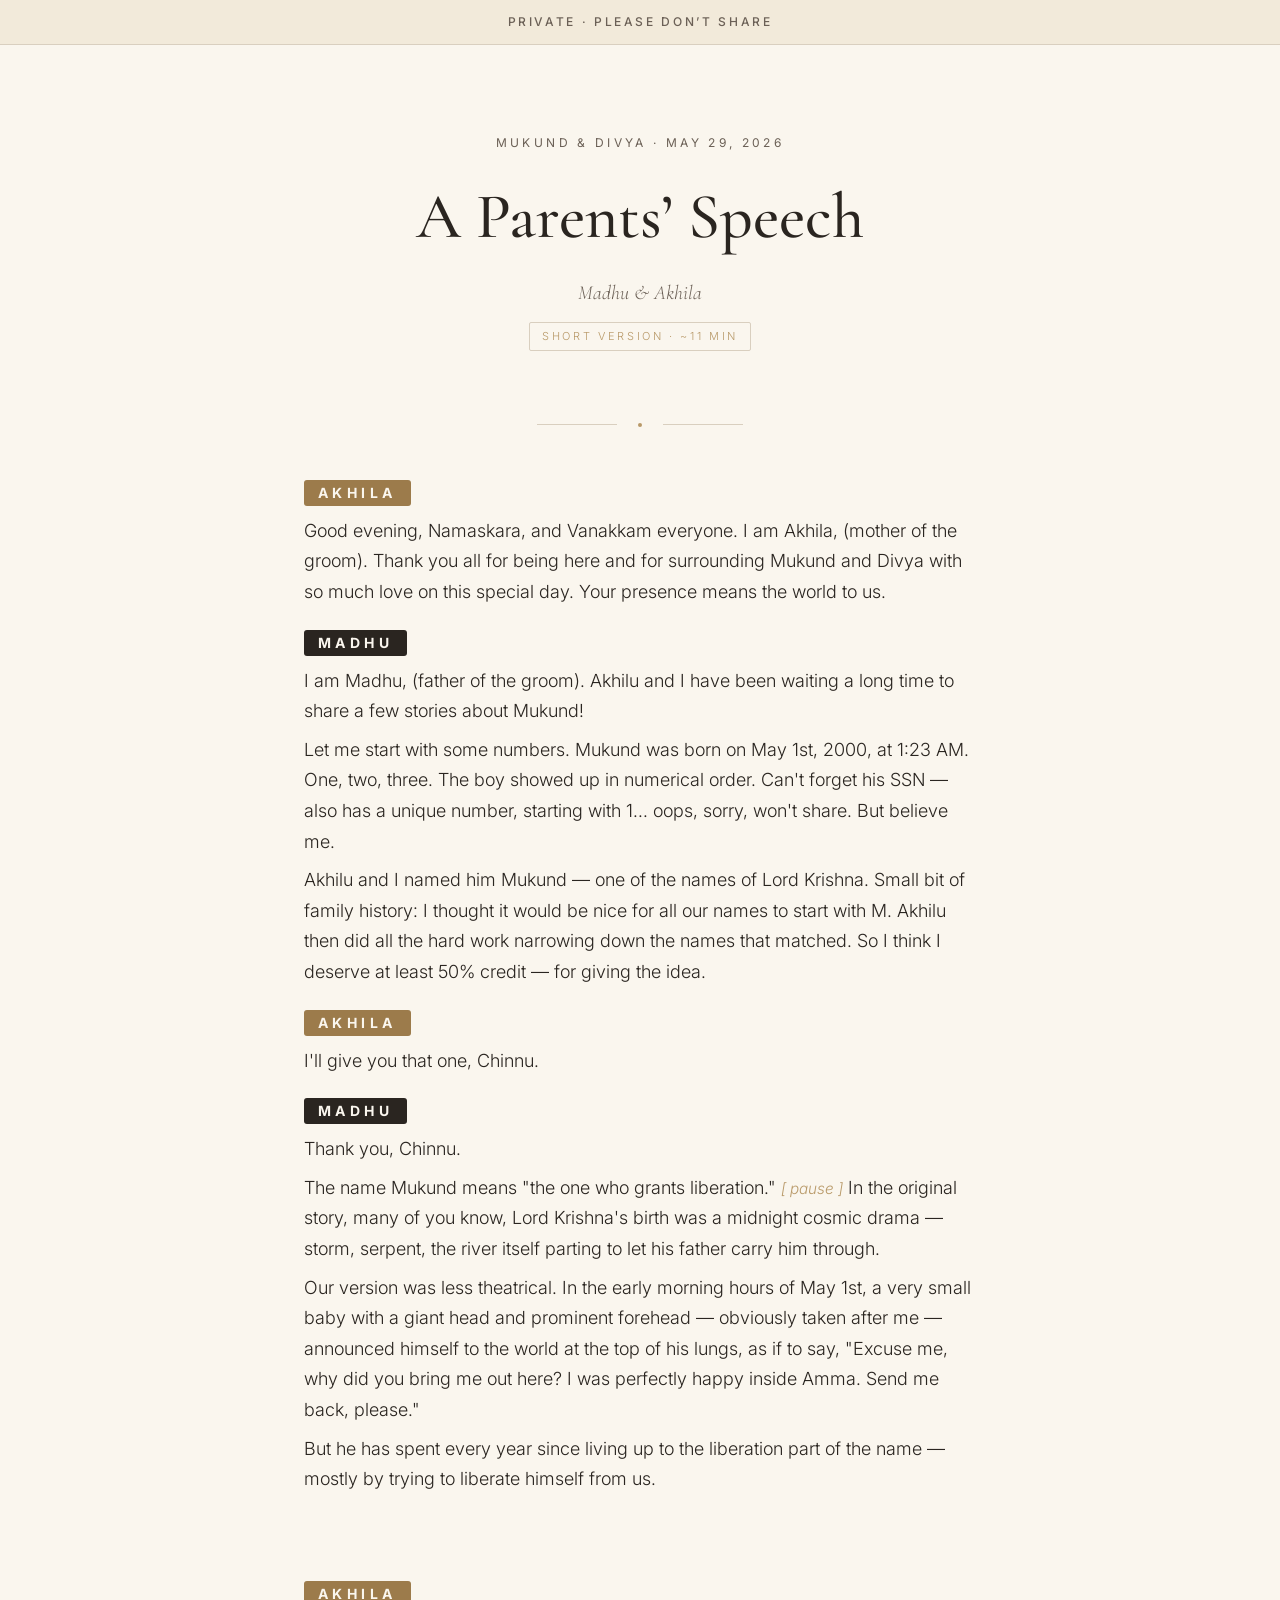
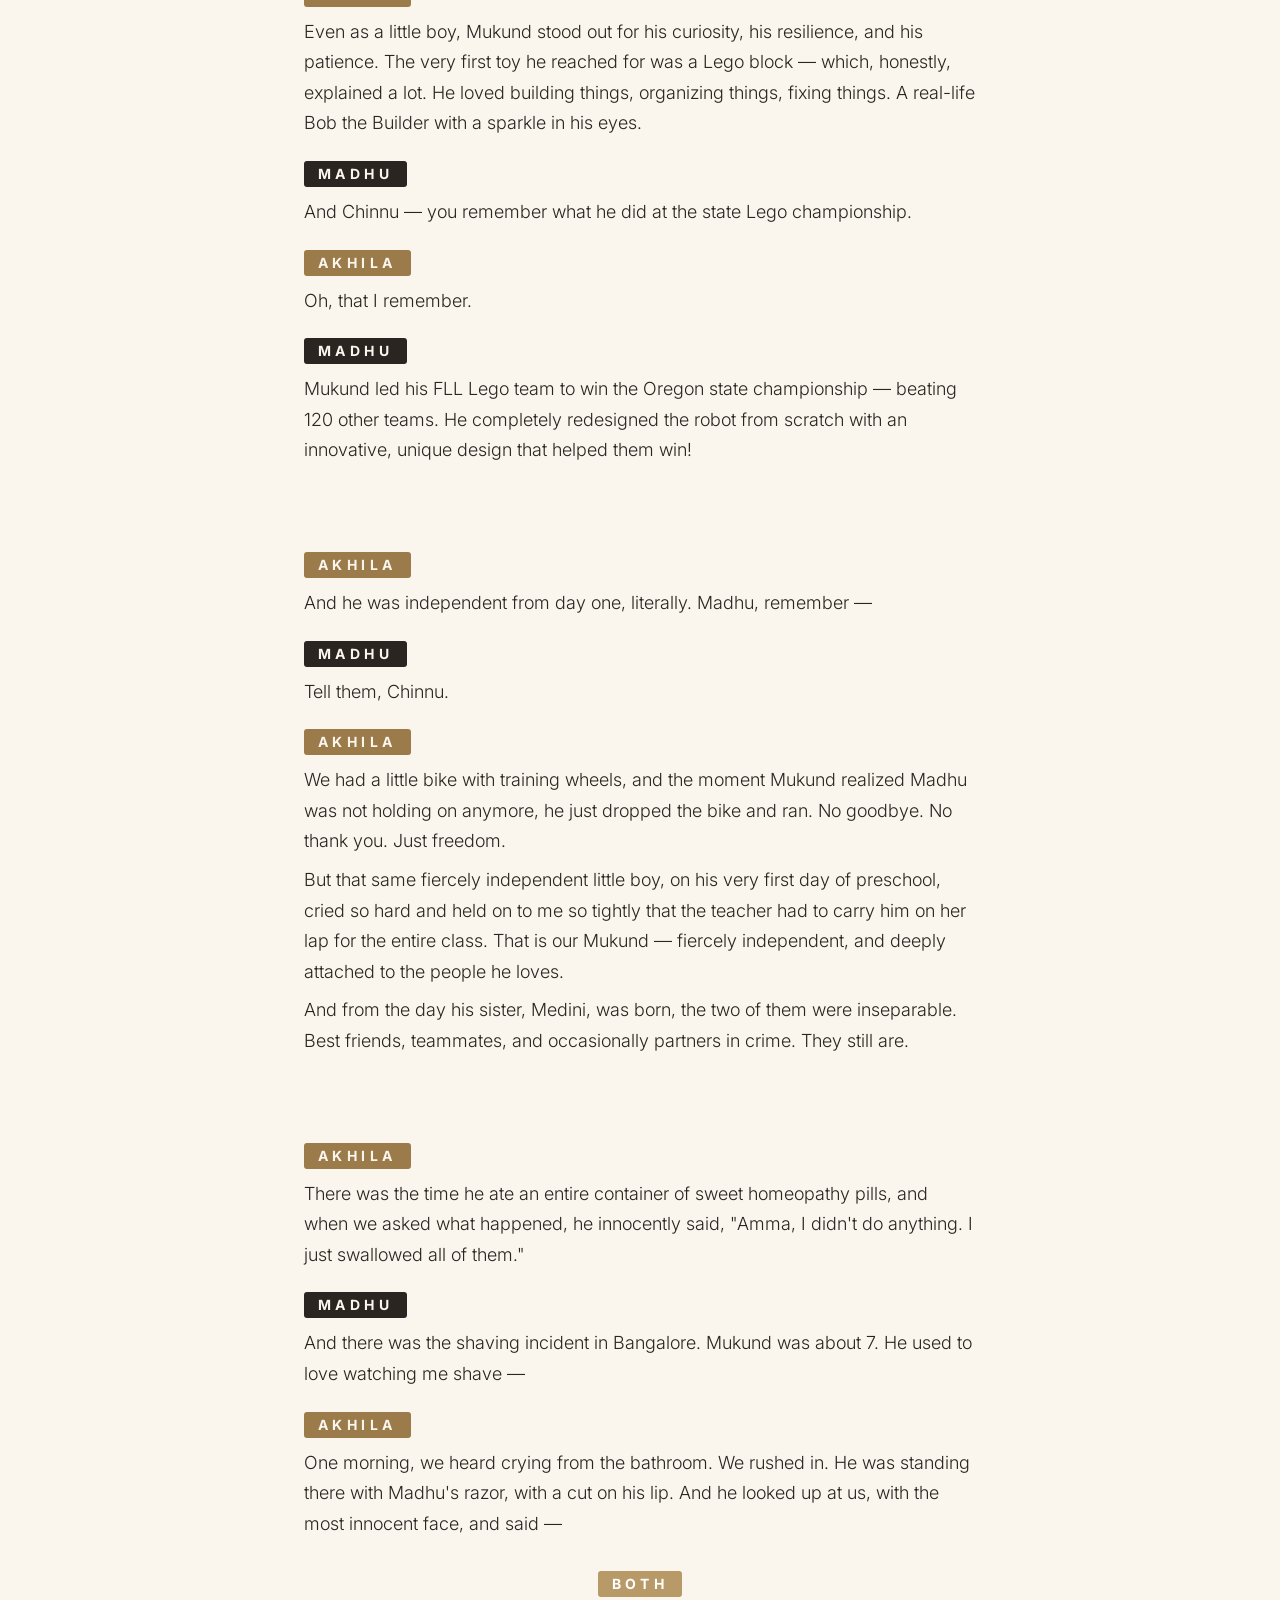
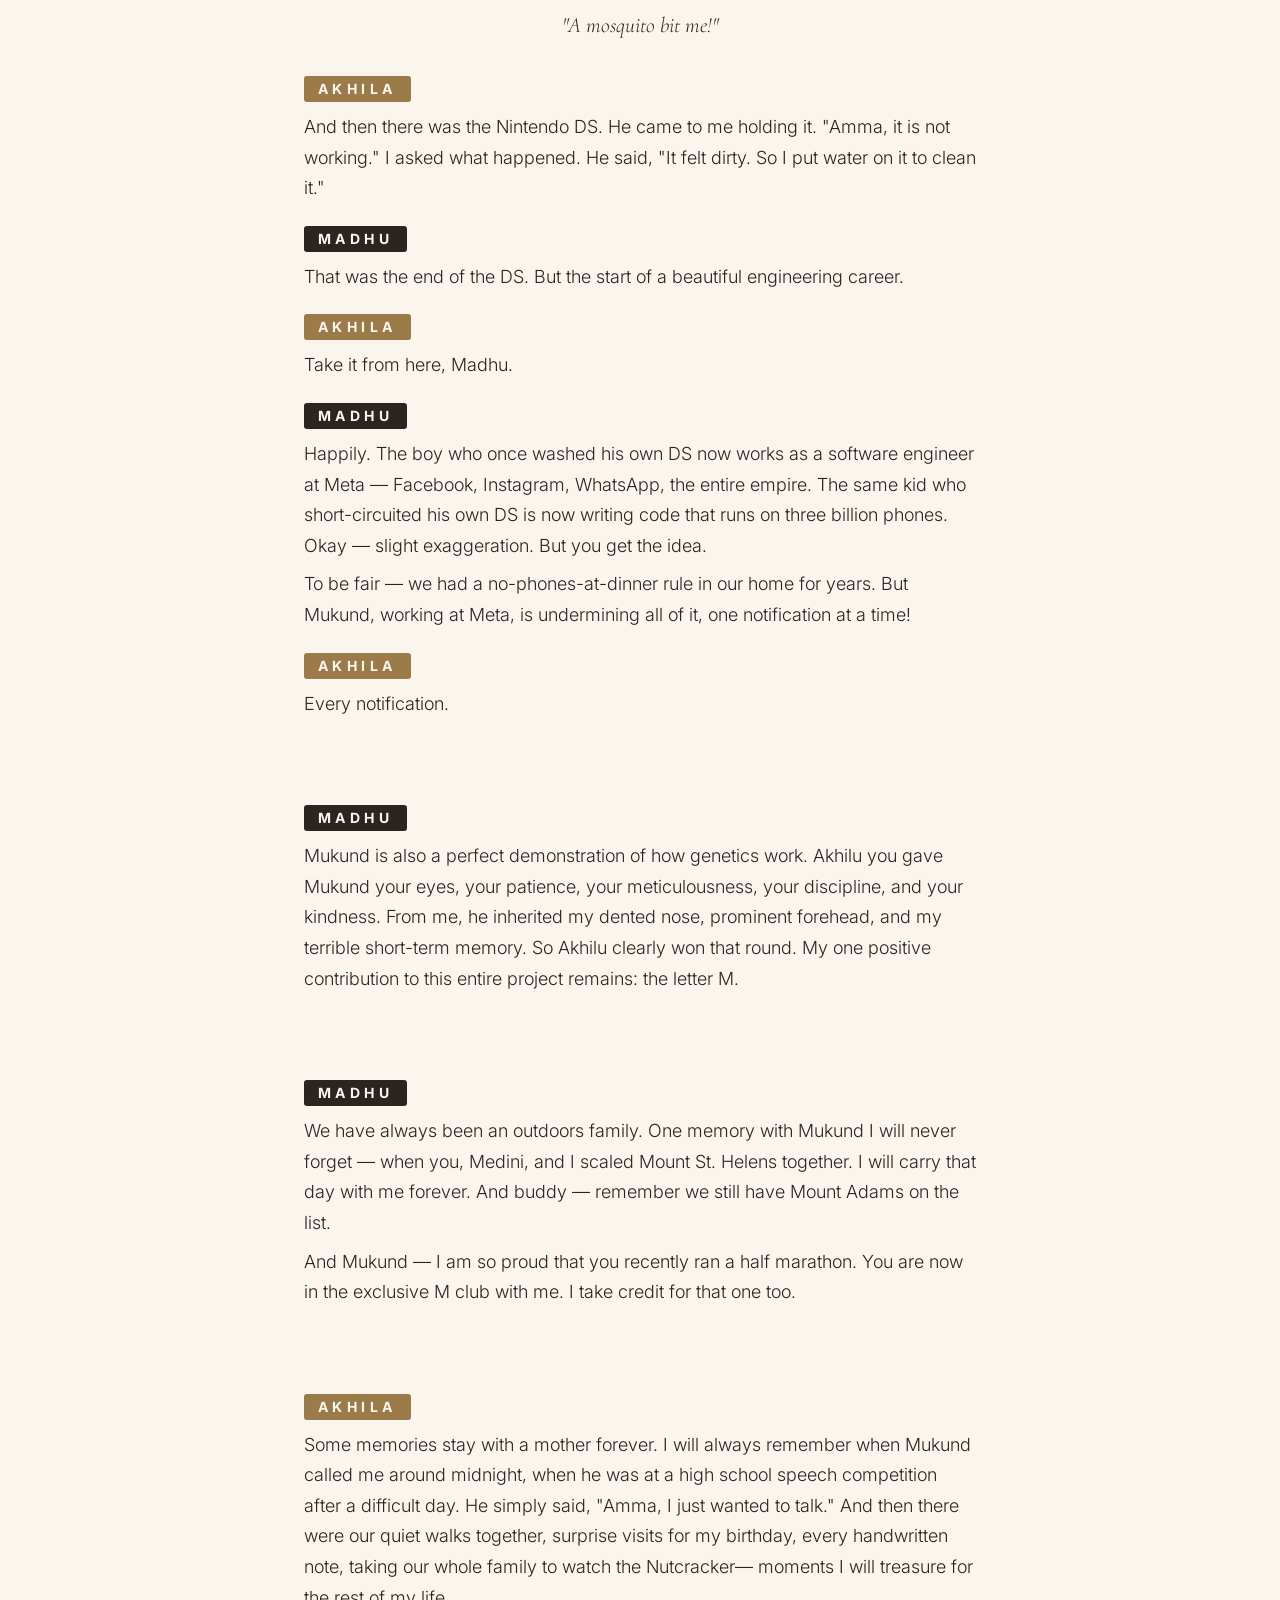
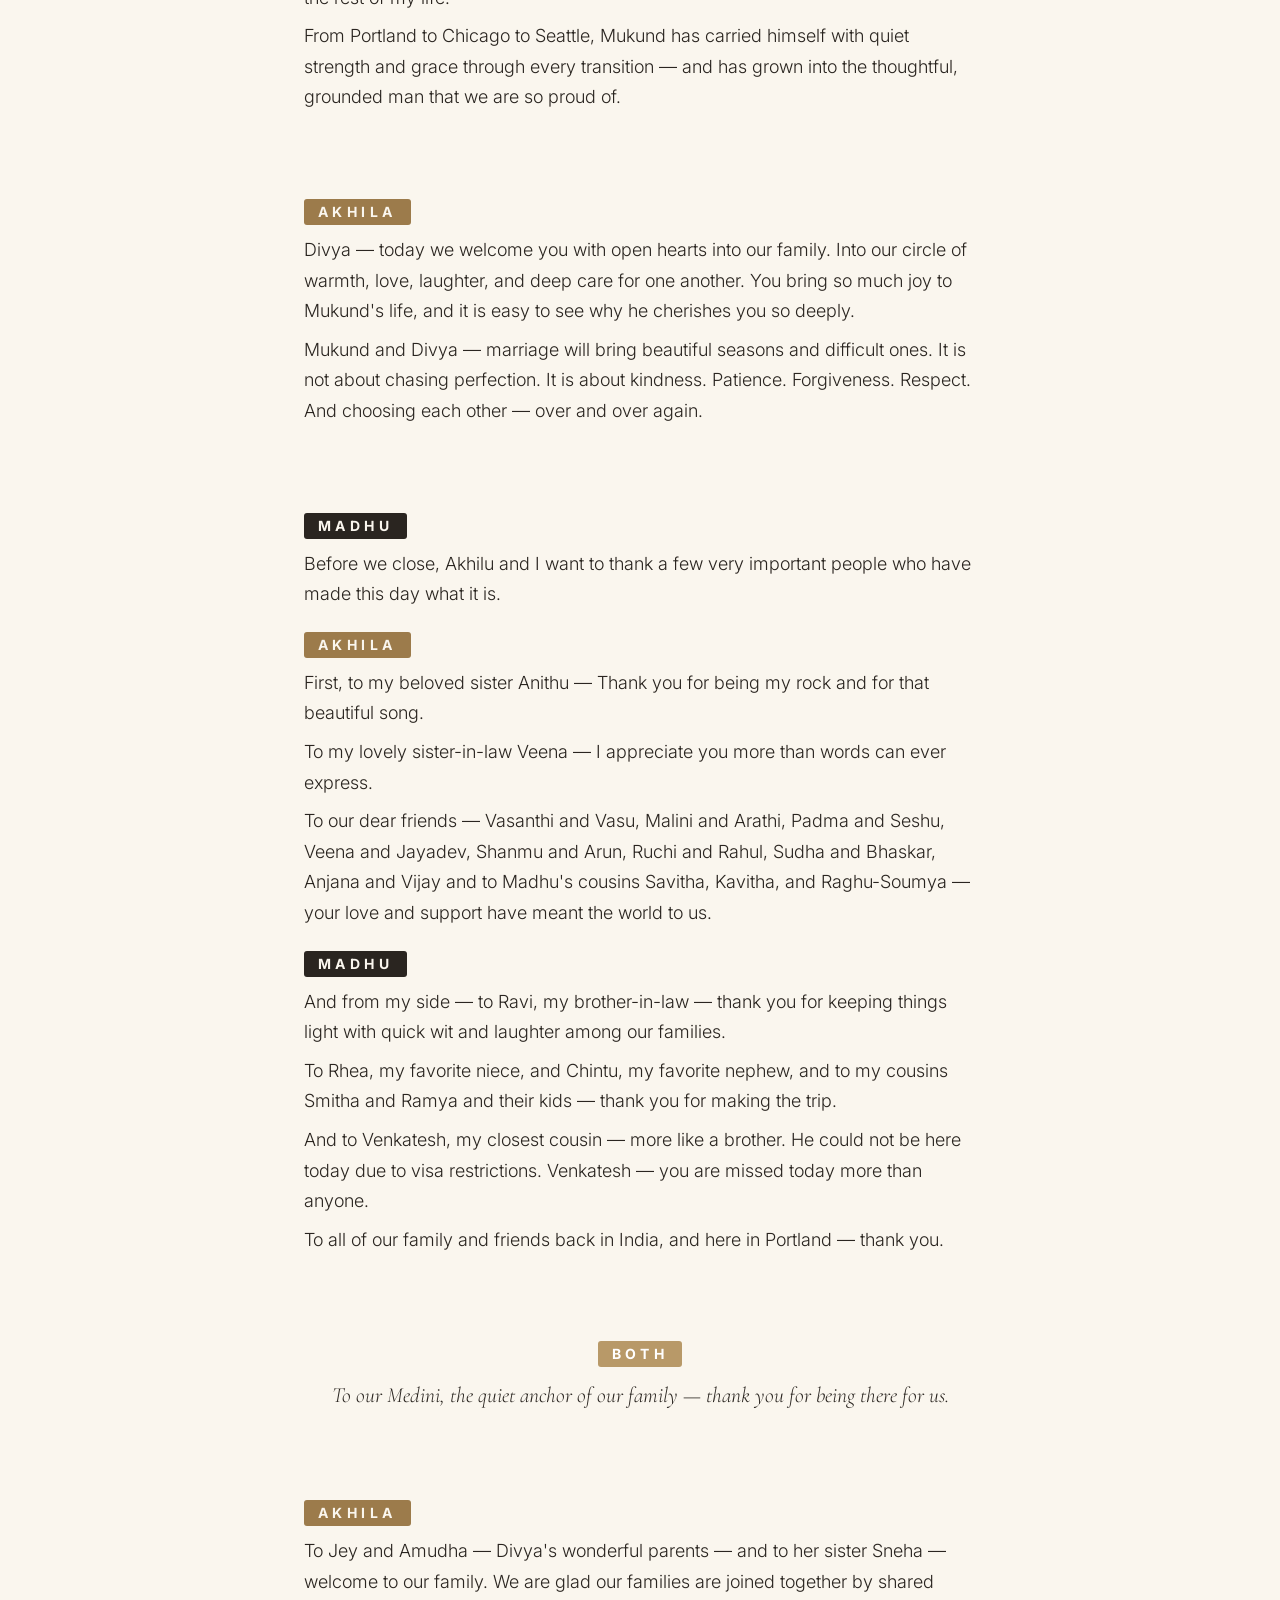
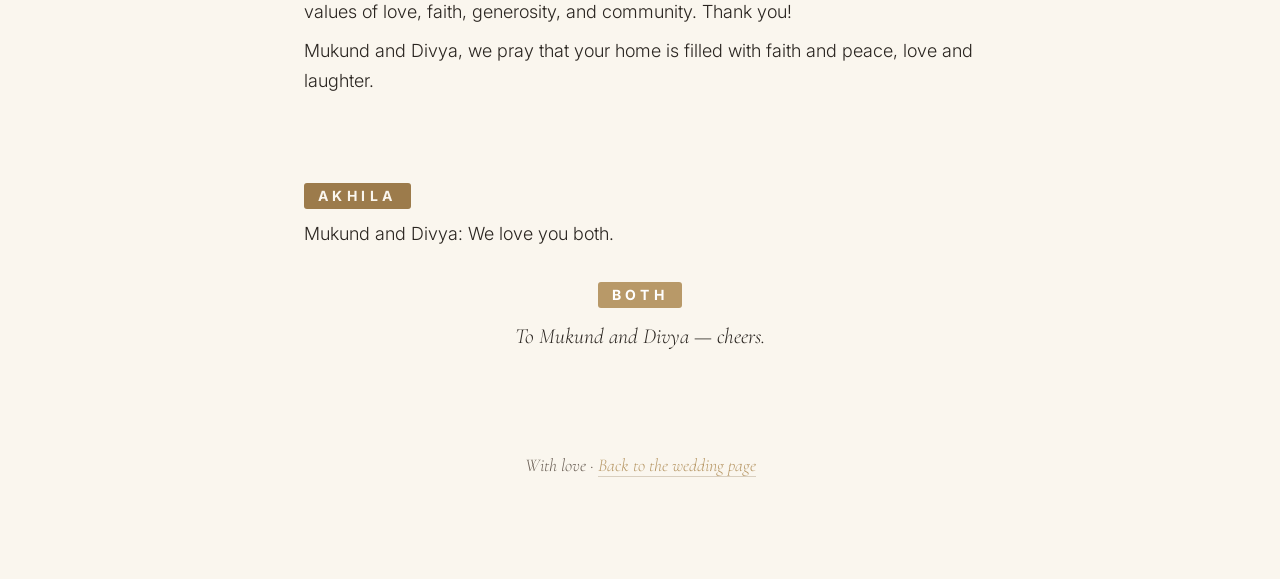
<file: mukund-divya/speech-short/index.html>
<!DOCTYPE html>
<html lang="en"><head><meta charset="UTF-8" /><meta name="viewport" content="width=device-width, initial-scale=1.0" />
<title>A Parents&rsquo; Speech &middot; Mukund &amp; Divya</title>
<meta name="robots" content="noindex, nofollow, noarchive" />
<link rel="icon" type="image/svg+xml" href="https://madhulabs.com/favicon.svg" />
<link rel="preconnect" href="https://fonts.googleapis.com" /><link rel="preconnect" href="https://fonts.gstatic.com" crossorigin />
<link href="https://fonts.googleapis.com/css2?family=Cormorant+Garamond:wght@400;500;600&family=Inter:wght@300;400;500;600;700&display=swap" rel="stylesheet" />
<style>
:root { --bg:#FAF6EE;--ink:#2A2520;--ink-soft:#6B6056;--accent:#B89968;--line:#D9CFBF;--notice-bg:#F2EADA;--madhu-bg:#2A2520;--madhu-fg:#FAF6EE;--akhila-bg:#9C7B4B;--akhila-fg:#FAF6EE;--both-bg:#B89968;--both-fg:#FFFFFF; }
*{box-sizing:border-box;} html,body{margin:0;padding:0;}
body{background:var(--bg);color:var(--ink);font-family:'Inter',-apple-system,BlinkMacSystemFont,sans-serif;font-weight:300;line-height:1.7;}
.page{max-width:720px;margin:0 auto;padding:0 0 80px;}
.private-notice{background:var(--notice-bg);border-bottom:1px solid var(--line);color:var(--ink-soft);text-align:center;font-size:12px;letter-spacing:0.22em;text-transform:uppercase;font-weight:500;padding:12px 24px;}
.intro{text-align:center;padding:64px 24px 8px;}
.eyebrow{font-size:12px;letter-spacing:0.28em;text-transform:uppercase;color:var(--ink-soft);margin:0 0 28px;font-weight:400;}
.title{font-family:'Cormorant Garamond',Georgia,serif;font-weight:500;font-size:clamp(44px,10vw,64px);line-height:1.1;margin:0;color:var(--ink);}
.subtitle{font-family:'Cormorant Garamond',Georgia,serif;font-style:italic;font-size:clamp(17px,4vw,20px);color:var(--ink-soft);margin:24px 0 0;}
.version-tag{display:inline-block;margin-top:12px;font-size:11px;letter-spacing:0.24em;text-transform:uppercase;color:var(--accent);padding:4px 12px;border:1px solid var(--line);border-radius:2px;}
.divider{display:flex;align-items:center;justify-content:center;gap:16px;margin:48px 24px;color:var(--accent);}
.divider::before,.divider::after{content:"";flex:1;max-width:80px;height:1px;background:var(--line);}
.script{padding:0 24px;font-size:17px;color:var(--ink);}
.line{margin:0 0 22px;} .line.continuation{margin-top:-14px;}
.speaker{display:block;width:fit-content;font-family:'Inter',sans-serif;font-size:13px;letter-spacing:0.32em;text-transform:uppercase;font-weight:700;margin:0 0 10px;padding:6px 14px;border-radius:3px;line-height:1;}
.line.madhu .speaker{color:var(--madhu-fg);background:var(--madhu-bg);}
.line.akhila .speaker{color:var(--akhila-fg);background:var(--akhila-bg);}
.line.both .speaker{color:var(--both-fg);background:var(--both-bg);margin-left:auto;margin-right:auto;}
.line.both{text-align:center;margin:32px 0;}
.line.both .dialogue{font-family:'Cormorant Garamond',Georgia,serif;font-style:italic;font-size:1.2em;color:var(--ink);}
.dialogue{margin:0;padding-left:0;}
.pause{font-style:italic;color:var(--accent);font-size:0.85em;}
em{font-style:italic;color:var(--ink);}
.section-break{border:none;text-align:center;margin:36px 0;height:14px;}
.section-break::before{content:"\00B7  \00B7  \00B7";color:var(--accent);letter-spacing:0.5em;font-size:18px;}
.footer{text-align:center;padding:64px 24px 0;font-family:'Cormorant Garamond',Georgia,serif;font-style:italic;font-size:18px;color:var(--ink-soft);}
.footer a{color:var(--accent);text-decoration:none;border-bottom:1px solid var(--line);}
@media (min-width:768px){.intro{padding-top:88px;} .script{font-size:18px;} .speaker{font-size:14px;}}
@media print{.private-notice,.footer,.version-tag{display:none;} body{background:white;} .speaker{border:2px solid #000;color:#000 !important;background:white !important;}}
</style></head>
<body><div class="private-notice">Private &middot; Please don&rsquo;t share</div>
<main class="page"><section class="intro">
<p class="eyebrow">Mukund &amp; Divya &middot; May 29, 2026</p>
<h1 class="title">A Parents&rsquo; Speech</h1>
<p class="subtitle">Madhu &amp; Akhila</p>
<p class="version-tag">Short version &middot; ~11 min</p></section>
<div class="divider" aria-hidden="true"><svg width="14" height="14" viewBox="0 0 14 14" fill="none"><circle cx="7" cy="7" r="2" fill="currentColor"/></svg></div>
<article class="script"><div class="line akhila"><div class="speaker">AKHILA</div><p class="dialogue">Good evening, Namaskara, and Vanakkam everyone. I am Akhila, (mother of the groom).  Thank you all for being here and for surrounding Mukund and Divya with so much love on this special day. Your presence means the world to us.</p></div>
<div class="line madhu"><div class="speaker">MADHU</div><p class="dialogue">I am Madhu, (father of the groom). Akhilu and I have been waiting a long time to share a few stories about Mukund!</p></div>
<div class="line madhu continuation"><p class="dialogue">Let me start with some numbers. Mukund was born on May 1st, 2000, at 1:23 AM. One, two, three. The boy showed up in numerical order. Can't forget his SSN — also has a unique number, starting with 1... oops, sorry, won't share. But believe me.</p></div>
<div class="line madhu continuation"><p class="dialogue">Akhilu and I named him Mukund — one of the names of Lord Krishna. Small bit of family history: I thought it would be nice for all our names to start with M. Akhilu then did all the hard work narrowing down the names that matched. So I think I deserve at least 50% credit — for giving the idea.</p></div>
<div class="line akhila"><div class="speaker">AKHILA</div><p class="dialogue">I'll give you that one, Chinnu.</p></div>
<div class="line madhu"><div class="speaker">MADHU</div><p class="dialogue">Thank you, Chinnu.</p></div>
<div class="line madhu continuation"><p class="dialogue">The name Mukund means "the one who grants liberation." <span class="pause">[ pause ]</span>  In the original story, many of you know, Lord Krishna's birth was a midnight cosmic drama — storm, serpent, the river itself parting to let his father carry him through.</p></div>
<div class="line madhu continuation"><p class="dialogue">Our version was less theatrical. In the early morning hours of May 1st, a very small baby with a giant head and prominent forehead — obviously taken after me — announced himself to the world at the top of his lungs, as if to say, "Excuse me, why did you bring me out here? I was perfectly happy inside Amma. Send me back, please."</p></div>
<div class="line madhu continuation"><p class="dialogue">But he has spent every year since living up to the liberation part of the name — mostly by trying to liberate himself from us.</p></div>
<hr class="section-break" aria-hidden="true" />
<div class="line akhila"><div class="speaker">AKHILA</div><p class="dialogue">Even as a little boy, Mukund stood out for his curiosity, his resilience, and his patience. The very first toy he reached for was a Lego block — which, honestly, explained a lot. He loved building things, organizing things, fixing things. A real-life Bob the Builder with a sparkle in his eyes.</p></div>
<div class="line madhu"><div class="speaker">MADHU</div><p class="dialogue">And Chinnu — you remember what he did at the state Lego championship.</p></div>
<div class="line akhila"><div class="speaker">AKHILA</div><p class="dialogue">Oh, that I remember.</p></div>
<div class="line madhu"><div class="speaker">MADHU</div><p class="dialogue">Mukund led his FLL Lego team to win the Oregon state championship — beating 120 other teams. He completely redesigned the robot from scratch with an innovative, unique design that helped them win!</p></div>
<hr class="section-break" aria-hidden="true" />
<div class="line akhila"><div class="speaker">AKHILA</div><p class="dialogue">And he was independent from day one, literally. Madhu, remember —</p></div>
<div class="line madhu"><div class="speaker">MADHU</div><p class="dialogue">Tell them, Chinnu.</p></div>
<div class="line akhila"><div class="speaker">AKHILA</div><p class="dialogue">We had a little bike with training wheels, and the moment Mukund realized Madhu was not holding on anymore, he just dropped the bike and ran. No goodbye. No thank you. Just freedom.</p></div>
<div class="line akhila continuation"><p class="dialogue">But that same fiercely independent little boy, on his very first day of preschool, cried so hard and held on to me so tightly that the teacher had to carry him on her lap for the entire class. That is our Mukund — fiercely independent, and deeply attached to the people he loves.</p></div>
<div class="line akhila continuation"><p class="dialogue">And from the day his sister, Medini, was born, the two of them were inseparable. Best friends, teammates, and occasionally partners in crime. They still are.</p></div>
<hr class="section-break" aria-hidden="true" />
<div class="line akhila"><div class="speaker">AKHILA</div><p class="dialogue">There was the time he ate an entire container of sweet homeopathy pills, and when we asked what happened, he innocently said, "Amma, I didn't do anything. I just swallowed all of them."</p></div>
<div class="line madhu"><div class="speaker">MADHU</div><p class="dialogue">And there was the shaving incident in Bangalore. Mukund was about 7. He used to love watching me shave —</p></div>
<div class="line akhila"><div class="speaker">AKHILA</div><p class="dialogue">One morning, we heard crying from the bathroom. We rushed in. He was standing there with Madhu's razor, with a cut on his lip. And he looked up at us, with the most innocent face, and said —</p></div>
<div class="line both"><div class="speaker">BOTH</div><p class="dialogue">"A mosquito bit me!"</p></div>
<div class="line akhila"><div class="speaker">AKHILA</div><p class="dialogue">And then there was the Nintendo DS. He came to me holding it. "Amma, it is not working." I asked what happened. He said, "It felt dirty. So I put water on it to clean it."</p></div>
<div class="line madhu"><div class="speaker">MADHU</div><p class="dialogue">That was the end of the DS. But the start of a beautiful engineering career.</p></div>
<div class="line akhila"><div class="speaker">AKHILA</div><p class="dialogue">Take it from here, Madhu.</p></div>
<div class="line madhu"><div class="speaker">MADHU</div><p class="dialogue">Happily. The boy who once washed his own DS now works as a software engineer at Meta — Facebook, Instagram, WhatsApp, the entire empire. The same kid who short-circuited his own DS is now writing code that runs on three billion phones. Okay — slight exaggeration. But you get the idea.</p></div>
<div class="line madhu continuation"><p class="dialogue">To be fair — we had a no-phones-at-dinner rule in our home for years. But Mukund, working at Meta, is undermining all of it, one notification at a time!</p></div>
<div class="line akhila"><div class="speaker">AKHILA</div><p class="dialogue">Every notification.</p></div>
<hr class="section-break" aria-hidden="true" />
<div class="line madhu"><div class="speaker">MADHU</div><p class="dialogue">Mukund is also a perfect demonstration of how genetics work. Akhilu you gave Mukund your eyes, your patience, your meticulousness, your discipline, and your kindness. From me, he inherited my dented nose, prominent forehead, and my terrible short-term memory. So Akhilu clearly won that round. My one positive contribution to this entire project remains: the letter M.</p></div>
<hr class="section-break" aria-hidden="true" />
<div class="line madhu"><div class="speaker">MADHU</div><p class="dialogue">We have always been an outdoors family. One memory with Mukund I will never forget — when you, Medini, and I scaled Mount St. Helens together. I will carry that day with me forever. And buddy — remember we still have Mount Adams on the list.</p></div>
<div class="line madhu continuation"><p class="dialogue">And Mukund — I am so proud that you recently ran a half marathon. You are now in the exclusive M club with me. I take credit for that one too.</p></div>
<hr class="section-break" aria-hidden="true" />
<div class="line akhila"><div class="speaker">AKHILA</div><p class="dialogue">Some memories stay with a mother forever. I will always remember when Mukund called me around midnight, when he was at a high school speech competition after a difficult day. He simply said, "Amma, I just wanted to talk." And then there were our quiet walks together, surprise visits for my birthday, every handwritten note, taking our whole family to watch the Nutcracker— moments I will treasure for the rest of my life.</p></div>
<div class="line akhila continuation"><p class="dialogue">From Portland to Chicago to Seattle, Mukund has carried himself with quiet strength and grace through every transition — and has grown into the thoughtful, grounded man that we are so proud of.</p></div>
<hr class="section-break" aria-hidden="true" />
<div class="line akhila"><div class="speaker">AKHILA</div><p class="dialogue">Divya — today we welcome you with open hearts into our family. Into our circle of warmth, love, laughter, and deep care for one another. You bring so much joy to Mukund's life, and it is easy to see why he cherishes you so deeply.</p></div>
<div class="line akhila continuation"><p class="dialogue">Mukund and Divya — marriage will bring beautiful seasons and difficult ones. It is not about chasing perfection. It is about kindness. Patience. Forgiveness. Respect. And choosing each other — over and over again.</p></div>
<hr class="section-break" aria-hidden="true" />
<div class="line madhu"><div class="speaker">MADHU</div><p class="dialogue">Before we close, Akhilu and I want to thank a few very important people who have made this day what it is.</p></div>
<div class="line akhila"><div class="speaker">AKHILA</div><p class="dialogue">First, to my beloved sister Anithu —  Thank you for being my rock and for that beautiful song.</p></div>
<div class="line akhila continuation"><p class="dialogue">To my lovely sister-in-law Veena — I appreciate you more than words can ever express.</p></div>
<div class="line akhila continuation"><p class="dialogue">To our dear friends — Vasanthi and Vasu, Malini and Arathi, Padma and Seshu, Veena and Jayadev, Shanmu and Arun, Ruchi and Rahul, Sudha and Bhaskar, Anjana and Vijay and to Madhu's cousins Savitha, Kavitha, and Raghu-Soumya — your love and support have meant the world to us.</p></div>
<div class="line madhu"><div class="speaker">MADHU</div><p class="dialogue">And from my side — to Ravi, my brother-in-law — thank you for keeping things light with quick wit and laughter among our families.</p></div>
<div class="line madhu continuation"><p class="dialogue">To Rhea, my favorite niece, and Chintu, my favorite nephew, and to my cousins Smitha and Ramya and their kids — thank you for making the trip.</p></div>
<div class="line madhu continuation"><p class="dialogue">And to Venkatesh, my closest cousin — more like a brother. He could not be here today due to visa restrictions. Venkatesh — you are missed today more than anyone.</p></div>
<div class="line madhu continuation"><p class="dialogue">To all of our family and friends back in India, and here in Portland — thank you.</p></div>
<hr class="section-break" aria-hidden="true" />
<div class="line both"><div class="speaker">BOTH</div><p class="dialogue">To our Medini, the quiet anchor of our family — thank you for being there for us.</p></div>
<hr class="section-break" aria-hidden="true" />
<div class="line akhila"><div class="speaker">AKHILA</div><p class="dialogue">To Jey and Amudha — Divya's wonderful parents — and to her sister Sneha — welcome to our family. We are glad our families are joined together by shared values of love, faith, generosity, and community. Thank you!</p></div>
<div class="line akhila continuation"><p class="dialogue">Mukund and Divya, we pray that your home is filled with faith and peace, love and laughter.</p></div>
<hr class="section-break" aria-hidden="true" />
<div class="line akhila"><div class="speaker">AKHILA</div><p class="dialogue">Mukund and Divya: We love you both.</p></div>
<div class="line both"><div class="speaker">BOTH</div><p class="dialogue">To Mukund and Divya — cheers.</p></div></article>
<p class="footer">With love &middot; <a href="../">Back to the wedding page</a></p></main></body></html>
</file>
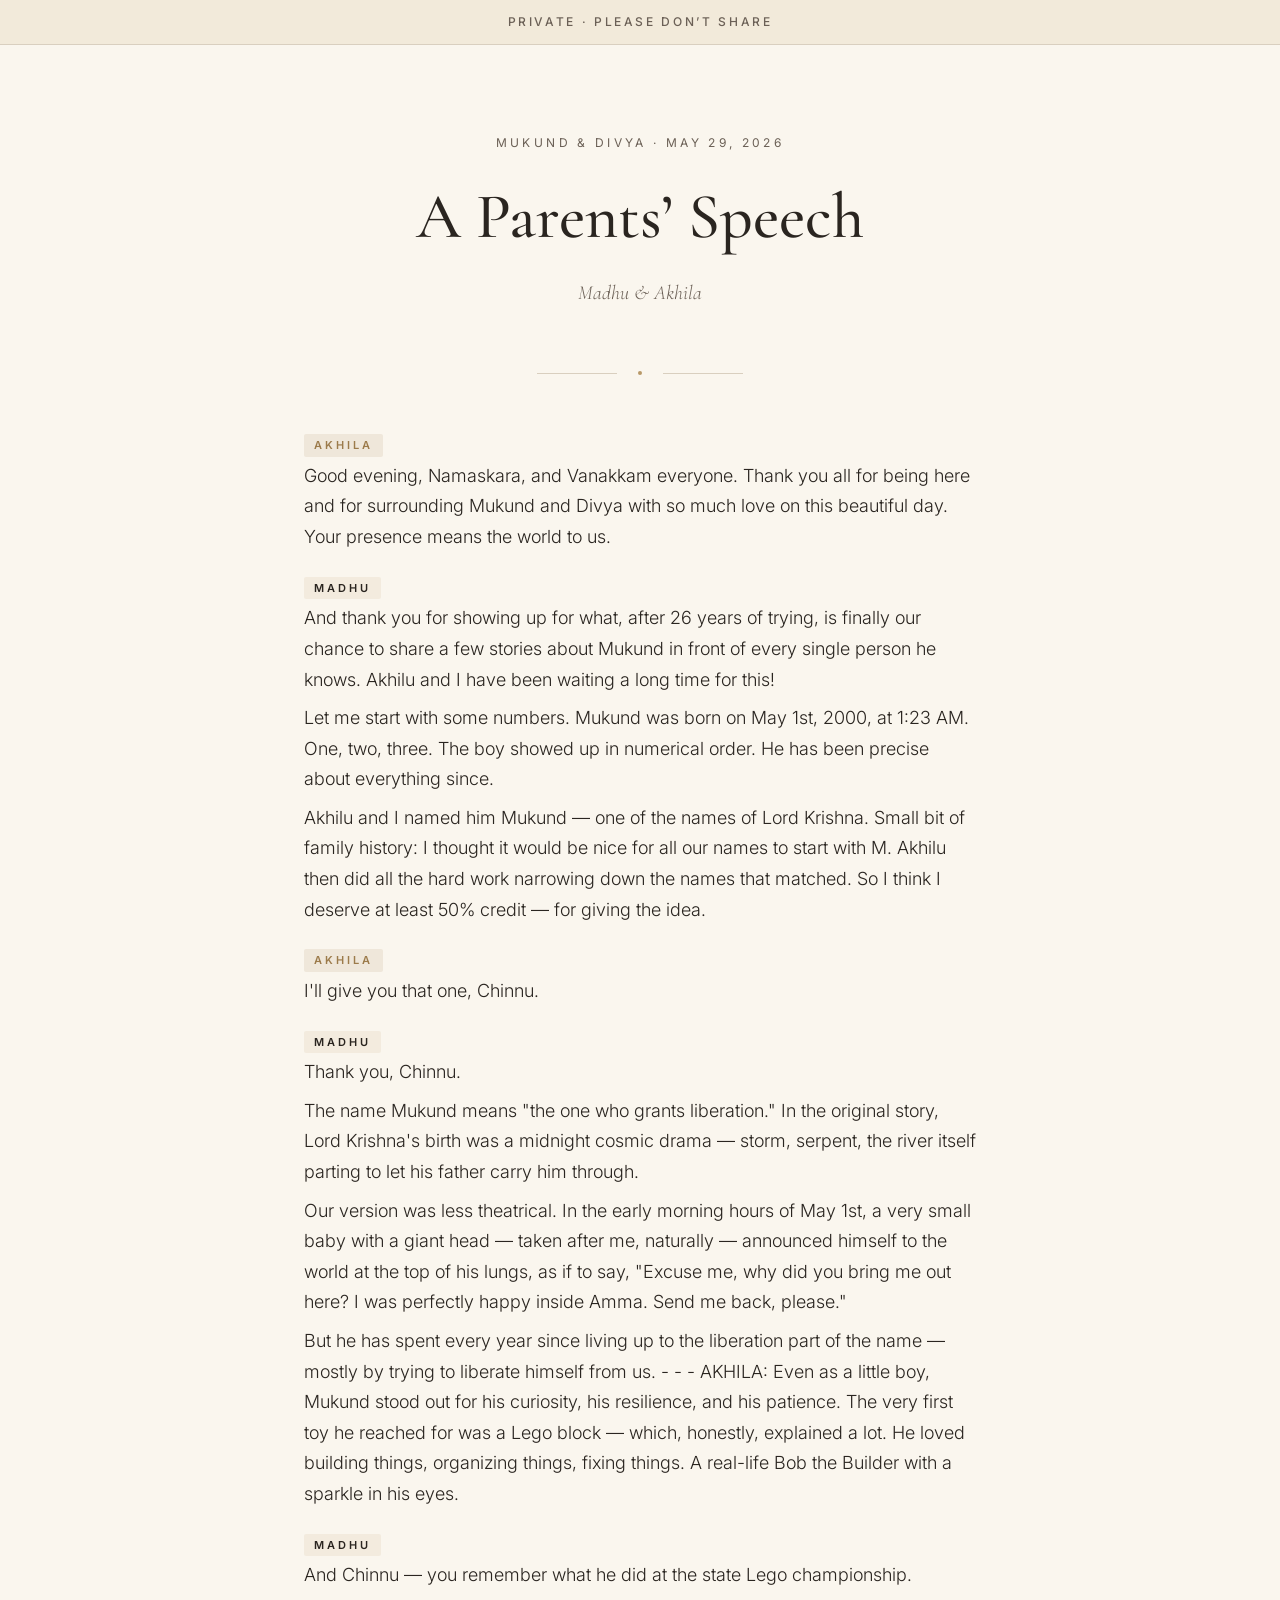
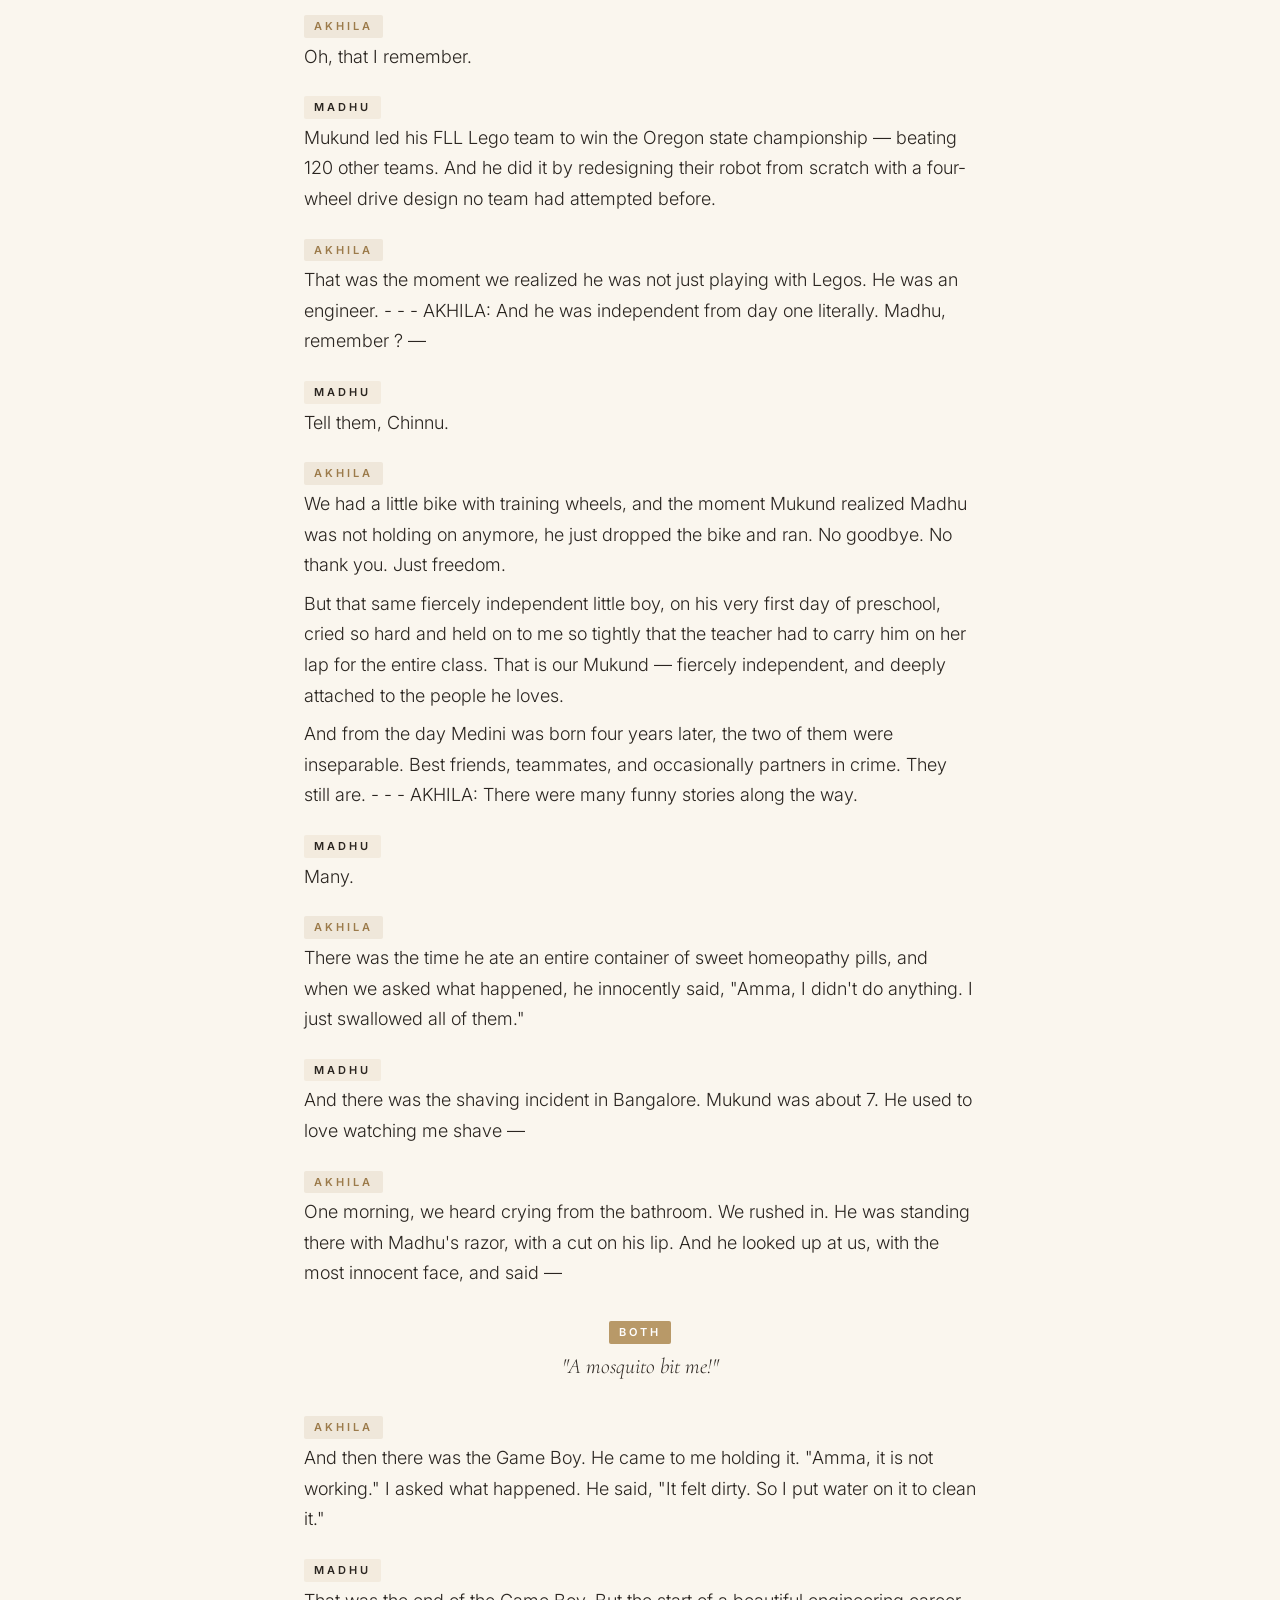
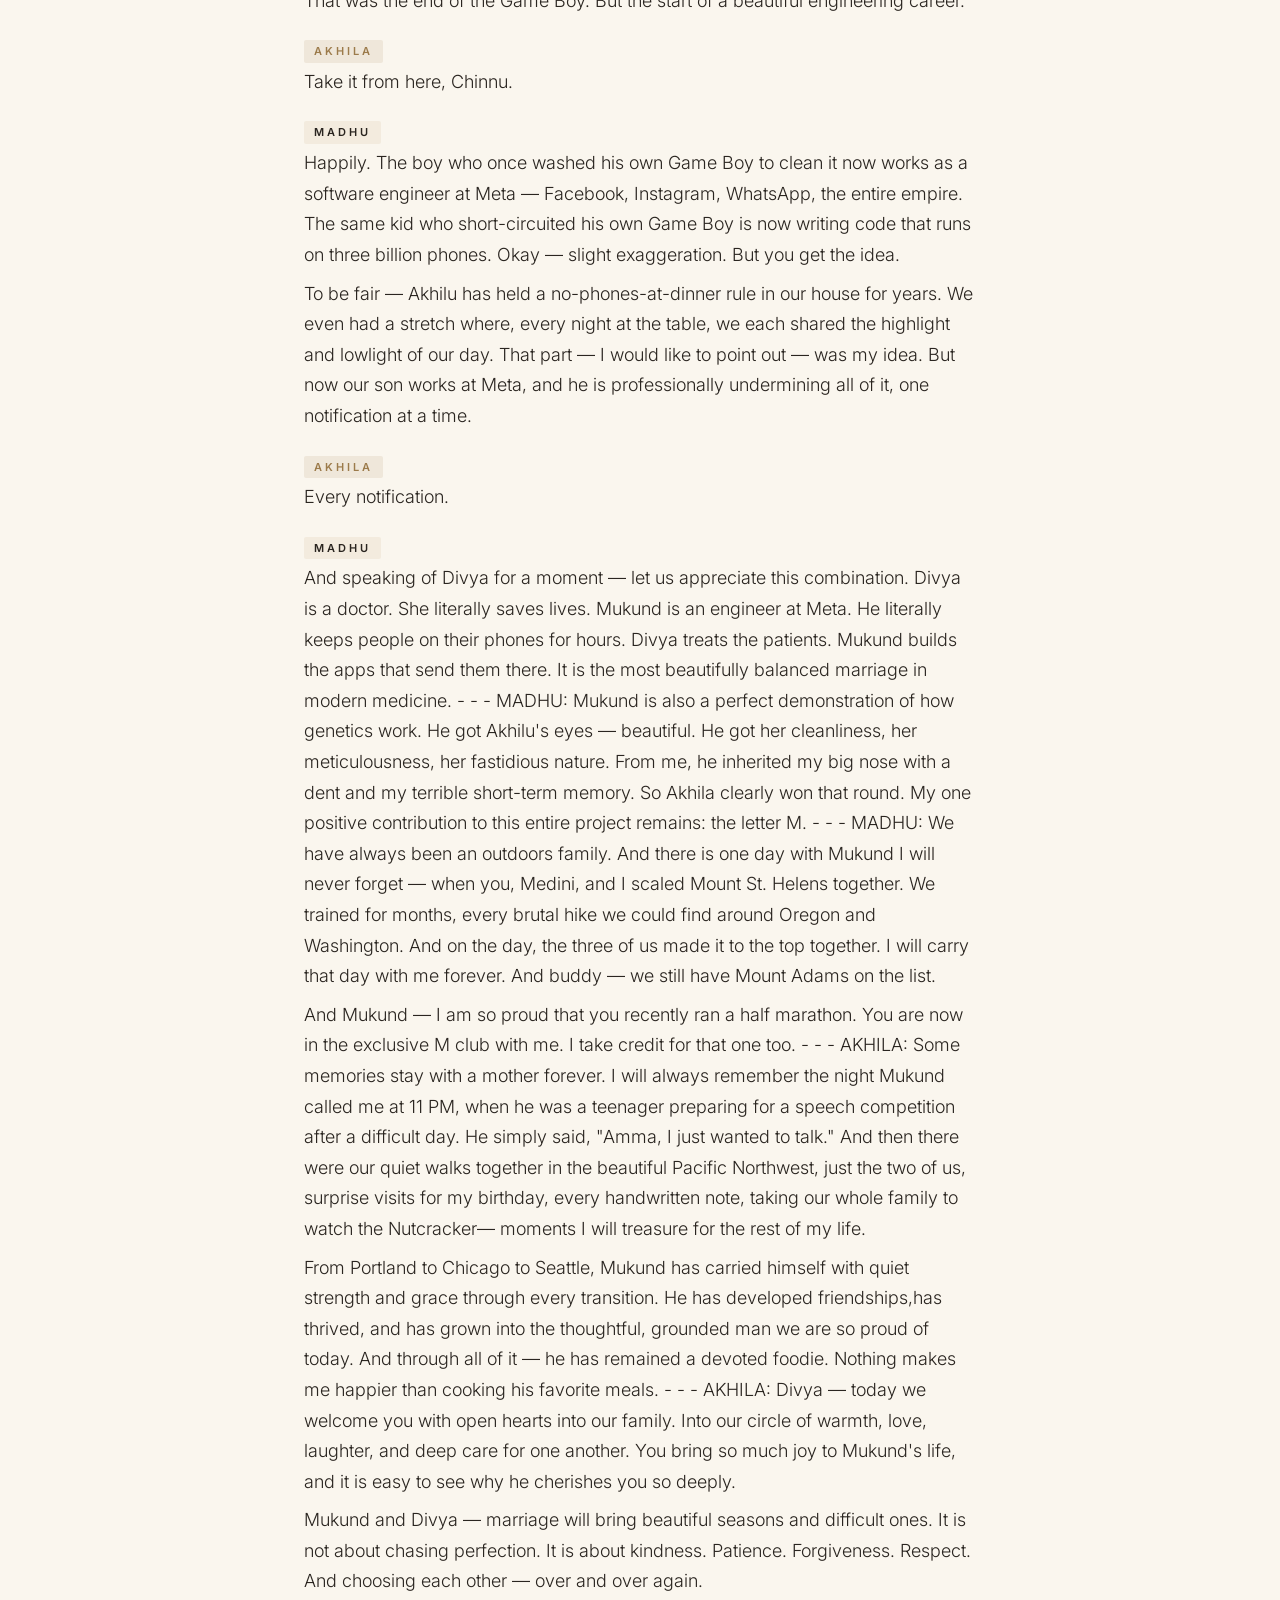
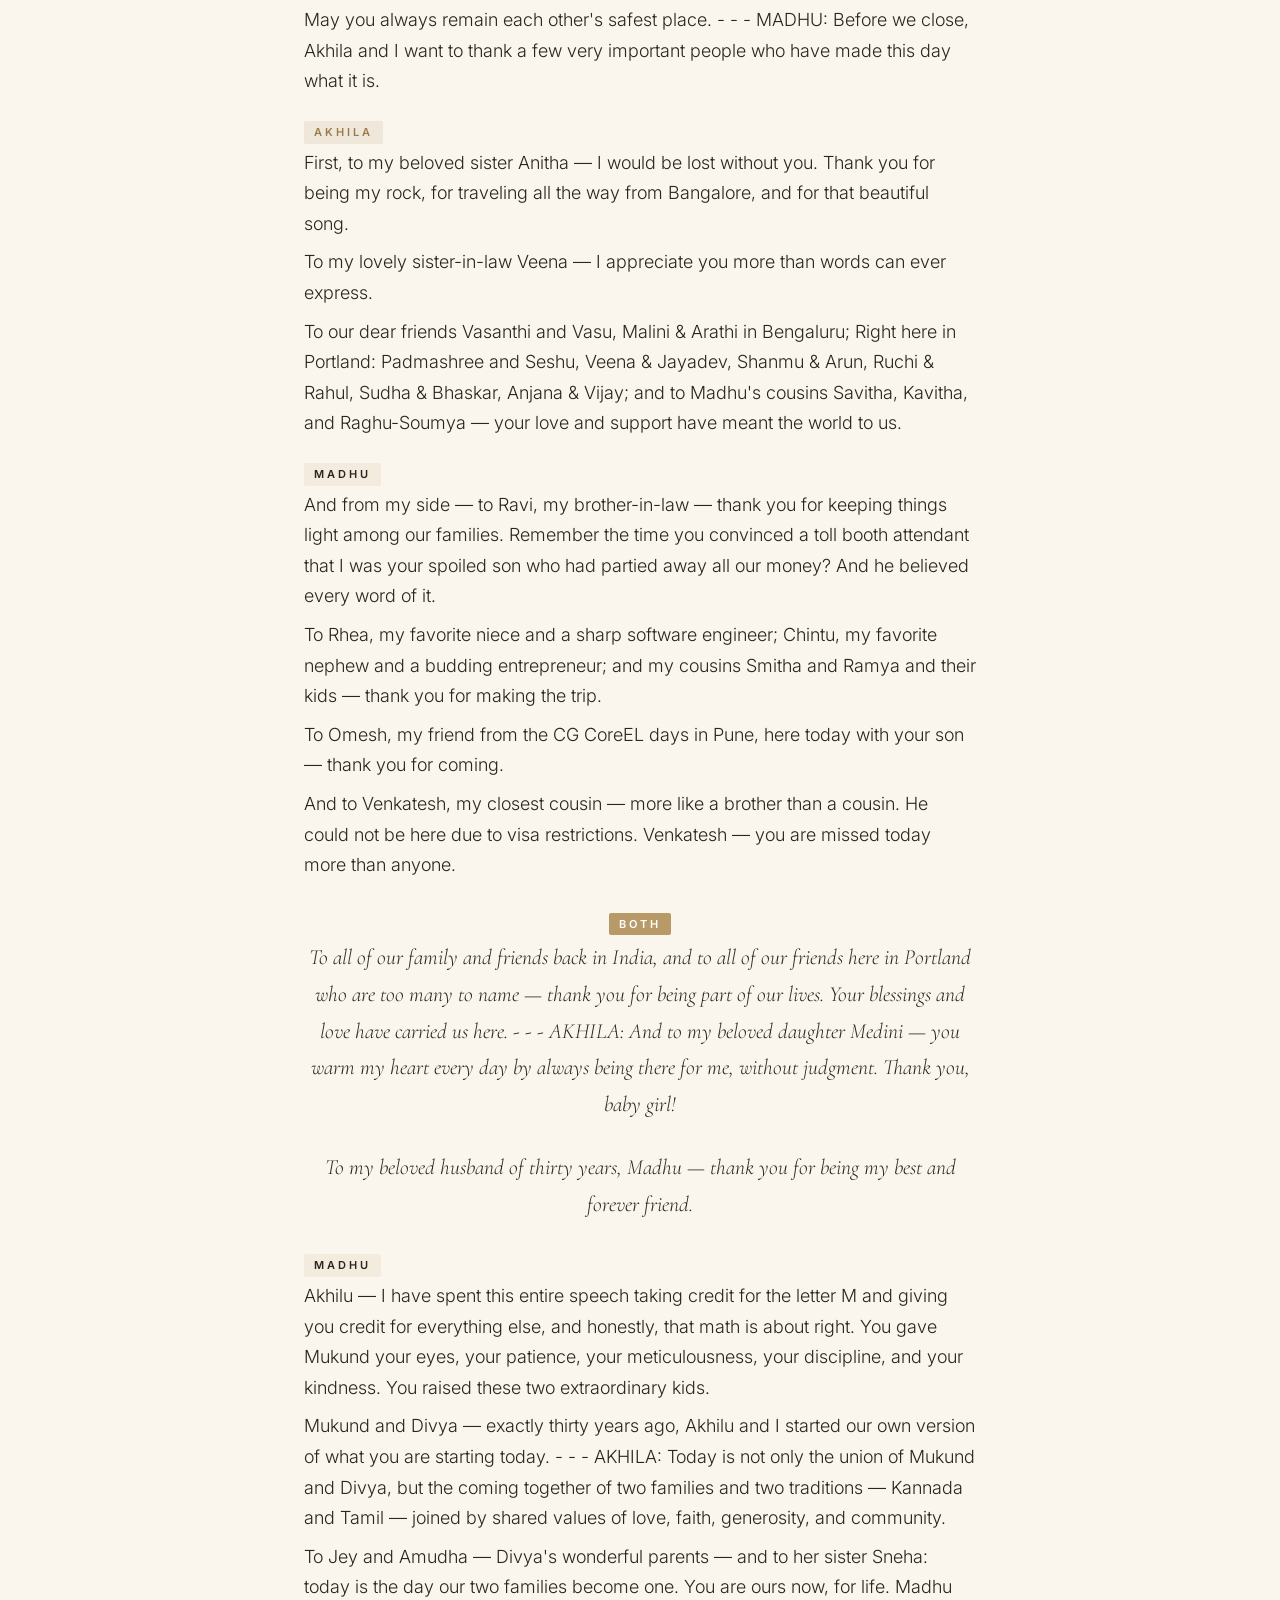
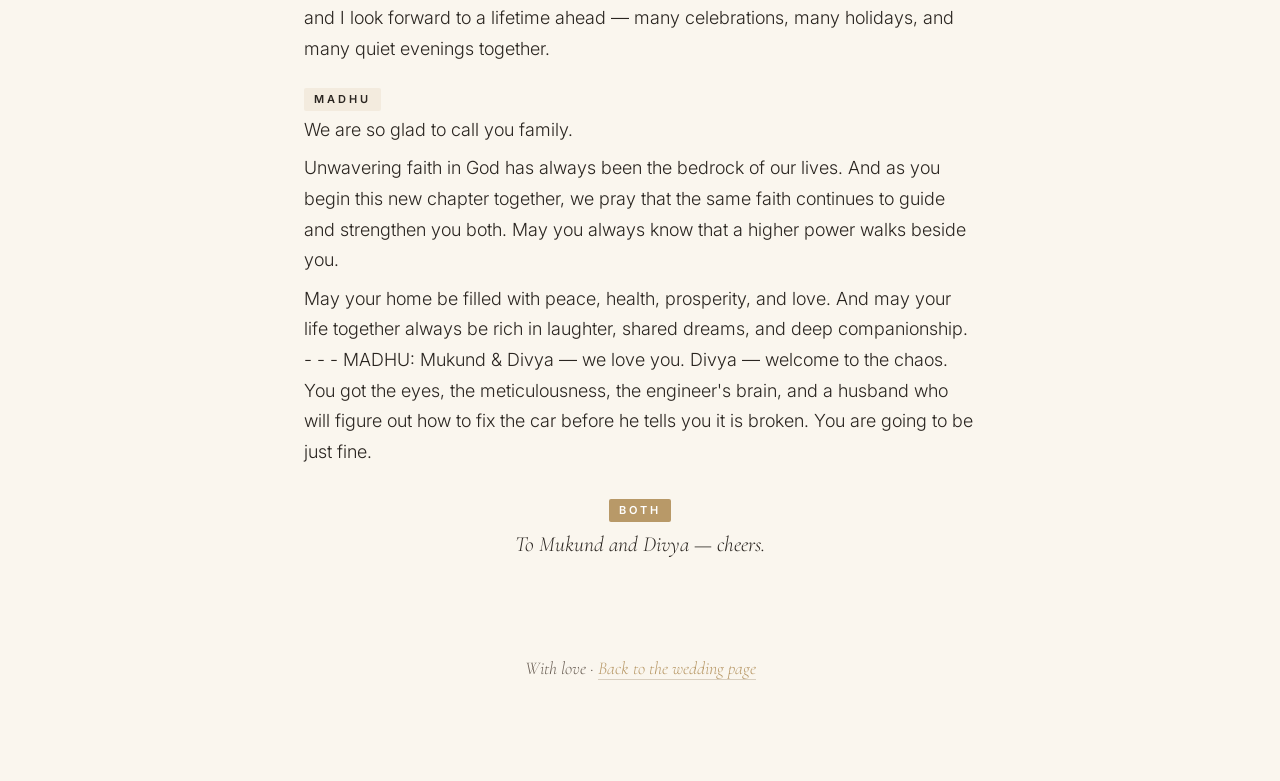
<file: mukund-divya/speech/index.html>
<!DOCTYPE html>
<html lang="en">
<head>
  <meta charset="UTF-8" />
  <meta name="viewport" content="width=device-width, initial-scale=1.0" />
  <title>A Parents&rsquo; Speech &middot; Mukund &amp; Divya</title>
  <meta name="description" content="A parents' speech for Mukund's wedding." />
  <meta name="robots" content="noindex, nofollow, noarchive" />
  <meta name="googlebot" content="noindex, nofollow, noarchive" />
  <link rel="icon" type="image/svg+xml" href="https://madhulabs.com/favicon.svg" />
  <link rel="preconnect" href="https://fonts.googleapis.com" />
  <link rel="preconnect" href="https://fonts.gstatic.com" crossorigin />
  <link href="https://fonts.googleapis.com/css2?family=Cormorant+Garamond:wght@400;500;600&family=Inter:wght@300;400;500;600&display=swap" rel="stylesheet" />
  <style>
    :root { --bg: #FAF6EE; --ink: #2A2520; --ink-soft: #6B6056; --accent: #B89968; --line: #D9CFBF; --notice-bg: #F2EADA; --akhila: #9C7B4B; }
    * { box-sizing: border-box; }
    html, body { margin: 0; padding: 0; }
    body { background: var(--bg); color: var(--ink); font-family: 'Inter', -apple-system, BlinkMacSystemFont, sans-serif; font-weight: 300; line-height: 1.7; -webkit-font-smoothing: antialiased; -moz-osx-font-smoothing: grayscale; }
    .page { max-width: 720px; margin: 0 auto; padding: 0 0 80px; }
    .private-notice { background: var(--notice-bg); border-bottom: 1px solid var(--line); color: var(--ink-soft); text-align: center; font-size: 12px; letter-spacing: 0.22em; text-transform: uppercase; font-weight: 500; padding: 12px 24px; }
    .intro { text-align: center; padding: 64px 24px 8px; }
    .eyebrow { font-family: 'Inter', sans-serif; font-size: 12px; letter-spacing: 0.28em; text-transform: uppercase; color: var(--ink-soft); margin: 0 0 28px; font-weight: 400; }
    .title { font-family: 'Cormorant Garamond', Georgia, serif; font-weight: 500; font-size: clamp(44px, 10vw, 64px); line-height: 1.1; margin: 0; color: var(--ink); }
    .subtitle { font-family: 'Cormorant Garamond', Georgia, serif; font-style: italic; font-size: clamp(17px, 4vw, 20px); color: var(--ink-soft); margin: 24px 0 0; }
    .version-tag { display: inline-block; margin-top: 12px; font-size: 11px; letter-spacing: 0.24em; text-transform: uppercase; color: var(--accent); padding: 4px 12px; border: 1px solid var(--line); border-radius: 2px; }
    .divider { display: flex; align-items: center; justify-content: center; gap: 16px; margin: 48px 24px; color: var(--accent); }
    .divider::before, .divider::after { content: ""; flex: 1; max-width: 80px; height: 1px; background: var(--line); }
    .script { padding: 0 24px; font-size: 17px; color: var(--ink); }
    .line { margin: 0 0 18px; }
    .line.continuation { margin-top: -10px; padding-left: 0; }
    .speaker { display: inline-block; font-family: 'Inter', sans-serif; font-size: 11px; letter-spacing: 0.28em; text-transform: uppercase; font-weight: 600; margin-bottom: 4px; padding: 2px 10px; border-radius: 2px; }
    .line.madhu .speaker { color: var(--ink); background: rgba(184, 153, 104, 0.12); }
    .line.akhila .speaker { color: var(--akhila); background: rgba(156, 123, 75, 0.12); }
    .line.both .speaker { color: #fff; background: var(--accent); }
    .line.both { text-align: center; margin: 26px 0; }
    .line.both .dialogue { font-family: 'Cormorant Garamond', Georgia, serif; font-style: italic; font-size: 1.2em; color: var(--ink); }
    .dialogue { margin: 0; padding-left: 0; }
    em { font-style: italic; color: var(--ink); }
    .section-break { border: none; text-align: center; margin: 36px 0; height: 14px; }
    .section-break::before { content: "\00B7  \00B7  \00B7"; color: var(--accent); letter-spacing: 0.5em; font-size: 18px; }
    .footer { text-align: center; padding: 64px 24px 0; font-family: 'Cormorant Garamond', Georgia, serif; font-style: italic; font-size: 18px; color: var(--ink-soft); }
    .footer a { color: var(--accent); text-decoration: none; border-bottom: 1px solid var(--line); }
    .footer a:hover { color: var(--ink); border-color: var(--accent); }
    @media (min-width: 768px) { .intro { padding-top: 88px; } .script { font-size: 18px; } }
    @media print { .private-notice, .footer, .version-tag { display: none; } body { background: white; } .line.akhila .speaker, .line.madhu .speaker, .line.both .speaker { background: transparent; border: 1px solid #ccc; color: #000; } }
  </style>
</head>
<body>
  <div class="private-notice">Private &middot; Please don&rsquo;t share</div>
  <main class="page">
    <section class="intro">
      <p class="eyebrow">Mukund &amp; Divya &middot; May 29, 2026</p>
      <h1 class="title">A Parents&rsquo; Speech</h1>
      <p class="subtitle">Madhu &amp; Akhila</p>
      
    </section>
    <div class="divider" aria-hidden="true">
      <svg width="14" height="14" viewBox="0 0 14 14" fill="none">
        <circle cx="7" cy="7" r="2" fill="currentColor"/>
      </svg>
    </div>
    <article class="script">
<div class="line akhila"><span class="speaker">AKHILA</span><p class="dialogue">Good evening, Namaskara, and Vanakkam everyone. Thank you all for being here and for surrounding Mukund and Divya with so much love on this beautiful day. Your presence means the world to us.</p></div>
<div class="line madhu"><span class="speaker">MADHU</span><p class="dialogue">And thank you for showing up for what, after 26 years of trying, is finally our chance to share a few stories about Mukund in front of every single person he knows. Akhilu and I have been waiting a long time for this!</p></div>
<div class="line madhu continuation"><p class="dialogue">Let me start with some numbers. Mukund was born on May 1st, 2000, at 1:23 AM. One, two, three. The boy showed up in numerical order. He has been precise about everything since.</p></div>
<div class="line madhu continuation"><p class="dialogue">Akhilu and I named him Mukund — one of the names of Lord Krishna. Small bit of family history: I thought it would be nice for all our names to start with M. Akhilu then did all the hard work narrowing down the names that matched. So I think I deserve at least 50% credit — for giving the idea.</p></div>
<div class="line akhila"><span class="speaker">AKHILA</span><p class="dialogue">I'll give you that one, Chinnu.</p></div>
<div class="line madhu"><span class="speaker">MADHU</span><p class="dialogue">Thank you, Chinnu.</p></div>
<div class="line madhu continuation"><p class="dialogue">The name Mukund means "the one who grants liberation." In the original story, Lord Krishna's birth was a midnight cosmic drama — storm, serpent, the river itself parting to let his father carry him through.</p></div>
<div class="line madhu continuation"><p class="dialogue">Our version was less theatrical. In the early morning hours of May 1st, a very small baby with a giant head — taken after me, naturally — announced himself to the world at the top of his lungs, as if to say, "Excuse me, why did you bring me out here? I was perfectly happy inside Amma. Send me back, please."</p></div>
<div class="line madhu continuation"><p class="dialogue">But he has spent every year since living up to the liberation part of the name — mostly by trying to liberate himself from us.
- - -
AKHILA: Even as a little boy, Mukund stood out for his curiosity, his resilience, and his patience. The very first toy he reached for was a Lego block — which, honestly, explained a lot. He loved building things, organizing things, fixing things. A real-life Bob the Builder with a sparkle in his eyes.</p></div>
<div class="line madhu"><span class="speaker">MADHU</span><p class="dialogue">And Chinnu — you remember what he did at the state Lego championship.</p></div>
<div class="line akhila"><span class="speaker">AKHILA</span><p class="dialogue">Oh, that I remember.</p></div>
<div class="line madhu"><span class="speaker">MADHU</span><p class="dialogue">Mukund led his FLL Lego team to win the Oregon state championship — beating 120 other teams. And he did it by redesigning their robot from scratch with a four-wheel drive design no team had attempted before.</p></div>
<div class="line akhila"><span class="speaker">AKHILA</span><p class="dialogue">That was the moment we realized he was not just playing with Legos. He was an engineer.
- - -
AKHILA: And he was independent from day one literally. Madhu, remember ? —</p></div>
<div class="line madhu"><span class="speaker">MADHU</span><p class="dialogue">Tell them, Chinnu.</p></div>
<div class="line akhila"><span class="speaker">AKHILA</span><p class="dialogue">We had a little bike with training wheels, and the moment Mukund realized Madhu was not holding on anymore, he just dropped the bike and ran. No goodbye. No thank you. Just freedom.</p></div>
<div class="line akhila continuation"><p class="dialogue">But that same fiercely independent little boy, on his very first day of preschool, cried so hard and held on to me so tightly that the teacher had to carry him on her lap for the entire class. That is our Mukund — fiercely independent, and deeply attached to the people he loves.</p></div>
<div class="line akhila continuation"><p class="dialogue">And from the day Medini was born four years later, the two of them were inseparable. Best friends, teammates, and occasionally partners in crime. They still are.
- - -
AKHILA: There were many funny stories along the way.</p></div>
<div class="line madhu"><span class="speaker">MADHU</span><p class="dialogue">Many.</p></div>
<div class="line akhila"><span class="speaker">AKHILA</span><p class="dialogue">There was the time he ate an entire container of sweet homeopathy pills, and when we asked what happened, he innocently said, "Amma, I didn't do anything. I just swallowed all of them."</p></div>
<div class="line madhu"><span class="speaker">MADHU</span><p class="dialogue">And there was the shaving incident in Bangalore. Mukund was about 7. He used to love watching me shave —</p></div>
<div class="line akhila"><span class="speaker">AKHILA</span><p class="dialogue">One morning, we heard crying from the bathroom. We rushed in. He was standing there with Madhu's razor, with a cut on his lip. And he looked up at us, with the most innocent face, and said —</p></div>
<div class="line both"><span class="speaker">BOTH</span><p class="dialogue">"A mosquito bit me!"</p></div>
<div class="line akhila"><span class="speaker">AKHILA</span><p class="dialogue">And then there was the Game Boy. He came to me holding it. "Amma, it is not working." I asked what happened. He said, "It felt dirty. So I put water on it to clean it."</p></div>
<div class="line madhu"><span class="speaker">MADHU</span><p class="dialogue">That was the end of the Game Boy. But the start of a beautiful engineering career.</p></div>
<div class="line akhila"><span class="speaker">AKHILA</span><p class="dialogue">Take it from here, Chinnu.</p></div>
<div class="line madhu"><span class="speaker">MADHU</span><p class="dialogue">Happily. The boy who once washed his own Game Boy to clean it now works as a software engineer at Meta — Facebook, Instagram, WhatsApp, the entire empire. The same kid who short-circuited his own Game Boy is now writing code that runs on three billion phones. Okay — slight exaggeration. But you get the idea.</p></div>
<div class="line madhu continuation"><p class="dialogue">To be fair — Akhilu has held a no-phones-at-dinner rule in our house for years. We even had a stretch where, every night at the table, we each shared the highlight and lowlight of our day. That part — I would like to point out — was my idea. But now our son works at Meta, and he is professionally undermining all of it, one notification at a time.</p></div>
<div class="line akhila"><span class="speaker">AKHILA</span><p class="dialogue">Every notification.</p></div>
<div class="line madhu"><span class="speaker">MADHU</span><p class="dialogue">And speaking of Divya for a moment — let us appreciate this combination. Divya is a doctor. She literally saves lives. Mukund is an engineer at Meta. He literally keeps people on their phones for hours. Divya treats the patients. Mukund builds the apps that send them there. It is the most beautifully balanced marriage in modern medicine.
- - -
MADHU: Mukund is also a perfect demonstration of how genetics work. He got Akhilu's eyes — beautiful. He got her cleanliness, her meticulousness, her fastidious nature. From me, he inherited my big nose with a dent and my terrible short-term memory. So Akhila clearly won that round. My one positive contribution to this entire project remains: the letter M.
- - -
MADHU: We have always been an outdoors family. And there is one day with Mukund I will never forget — when you, Medini, and I scaled Mount St. Helens together. We trained for months, every brutal hike we could find around Oregon and Washington. And on the day, the three of us made it to the top together. I will carry that day with me forever. And buddy — we still have Mount Adams on the list.</p></div>
<div class="line madhu continuation"><p class="dialogue">And Mukund — I am so proud that you recently ran a half marathon. You are now in the exclusive M club with me. I take credit for that one too.
- - -
AKHILA: Some memories stay with a mother forever. I will always remember the night Mukund called me at 11 PM, when he was a teenager preparing for a speech competition after a difficult day. He simply said, "Amma, I just wanted to talk." And then there were our quiet walks together in the beautiful Pacific Northwest, just the two of us, surprise visits for my birthday, every handwritten note, taking our whole family to watch the Nutcracker— moments I will treasure for the rest of my life.</p></div>
<div class="line madhu continuation"><p class="dialogue">From Portland to Chicago to Seattle, Mukund has carried himself with quiet strength and grace through every transition. He has developed friendships,has thrived, and has grown into the thoughtful, grounded man we are so proud of today. And through all of it — he has remained a devoted foodie. Nothing makes me happier than cooking his favorite meals.
- - -
AKHILA: Divya — today we welcome you with open hearts into our family. Into our circle of warmth, love, laughter, and deep care for one another. You bring so much joy to Mukund's life, and it is easy to see why he cherishes you so deeply.</p></div>
<div class="line madhu continuation"><p class="dialogue">Mukund and Divya — marriage will bring beautiful seasons and difficult ones. It is not about chasing perfection. It is about kindness. Patience. Forgiveness. Respect. And choosing each other — over and over again.</p></div>
<div class="line madhu continuation"><p class="dialogue">May you always remain each other's safest place.
- - -
MADHU: Before we close, Akhila and I want to thank a few very important people who have made this day what it is.</p></div>
<div class="line akhila"><span class="speaker">AKHILA</span><p class="dialogue">First, to my beloved sister Anitha — I would be lost without you. Thank you for being my rock, for traveling all the way from Bangalore, and for that beautiful song.</p></div>
<div class="line akhila continuation"><p class="dialogue">To my lovely sister-in-law Veena — I appreciate you more than words can ever express.</p></div>
<div class="line akhila continuation"><p class="dialogue">To our dear friends Vasanthi and Vasu, Malini &amp; Arathi in Bengaluru; Right here in Portland: Padmashree and Seshu, Veena &amp; Jayadev, Shanmu &amp; Arun, Ruchi &amp; Rahul, Sudha &amp; Bhaskar, Anjana &amp; Vijay; and to Madhu's cousins Savitha, Kavitha, and Raghu-Soumya — your love and support have meant the world to us.</p></div>
<div class="line madhu"><span class="speaker">MADHU</span><p class="dialogue">And from my side — to Ravi, my brother-in-law — thank you for keeping things light among our families. Remember the time you convinced a toll booth attendant that I was your spoiled son who had partied away all our money? And he believed every word of it.</p></div>
<div class="line madhu continuation"><p class="dialogue">To Rhea, my favorite niece and a sharp software engineer; Chintu, my favorite nephew and a budding entrepreneur; and my cousins Smitha and Ramya and their kids — thank you for making the trip.</p></div>
<div class="line madhu continuation"><p class="dialogue">To Omesh, my friend from the CG CoreEL days in Pune, here today with your son — thank you for coming.</p></div>
<div class="line madhu continuation"><p class="dialogue">And to Venkatesh, my closest cousin — more like a brother than a cousin. He could not be here due to visa restrictions. Venkatesh — you are missed today more than anyone.</p></div>
<div class="line both"><span class="speaker">BOTH</span><p class="dialogue">To all of our family and friends back in India, and to all of our friends here in Portland who are too many to name — thank you for being part of our lives. Your blessings and love have carried us here.
- - -
AKHILA: And to my beloved daughter Medini — you warm my heart every day by always being there for me, without judgment. Thank you, baby girl!</p></div>
<div class="line both continuation"><p class="dialogue">To my beloved husband of thirty years, Madhu — thank you for being my best and forever friend.</p></div>
<div class="line madhu"><span class="speaker">MADHU</span><p class="dialogue">Akhilu — I have spent this entire speech taking credit for the letter M and giving you credit for everything else, and honestly, that math is about right. You gave Mukund your eyes, your patience, your meticulousness, your discipline, and your kindness. You raised these two extraordinary kids.</p></div>
<div class="line madhu continuation"><p class="dialogue">Mukund and Divya — exactly thirty years ago, Akhilu and I started our own version of what you are starting today.
- - -
AKHILA: Today is not only the union of Mukund and Divya, but the coming together of two families and two traditions — Kannada and Tamil — joined by shared values of love, faith, generosity, and community.</p></div>
<div class="line madhu continuation"><p class="dialogue">To Jey and Amudha — Divya's wonderful parents — and to her sister Sneha: today is the day our two families become one. You are ours now, for life. Madhu and I look forward to a lifetime ahead — many celebrations, many holidays, and many quiet evenings together.</p></div>
<div class="line madhu"><span class="speaker">MADHU</span><p class="dialogue">We are so glad to call you family.</p></div>
<div class="line madhu continuation"><p class="dialogue">Unwavering faith in God has always been the bedrock of our lives. And as you begin this new chapter together, we pray that the same faith continues to guide and strengthen you both. May you always know that a higher power walks beside you.</p></div>
<div class="line madhu continuation"><p class="dialogue">May your home be filled with peace, health, prosperity, and love. And may your life together always be rich in laughter, shared dreams, and deep companionship.
- - -
MADHU: Mukund &amp; Divya — we love you. Divya — welcome to the chaos. You got the eyes, the meticulousness, the engineer's brain, and a husband who will figure out how to fix the car before he tells you it is broken. You are going to be just fine.</p></div>
<div class="line both"><span class="speaker">BOTH</span><p class="dialogue">To Mukund and Divya — cheers.</p></div>
    </article>
    <p class="footer">With love &middot; <a href="../">Back to the wedding page</a></p>
  </main>
</body>
</html>
</file>
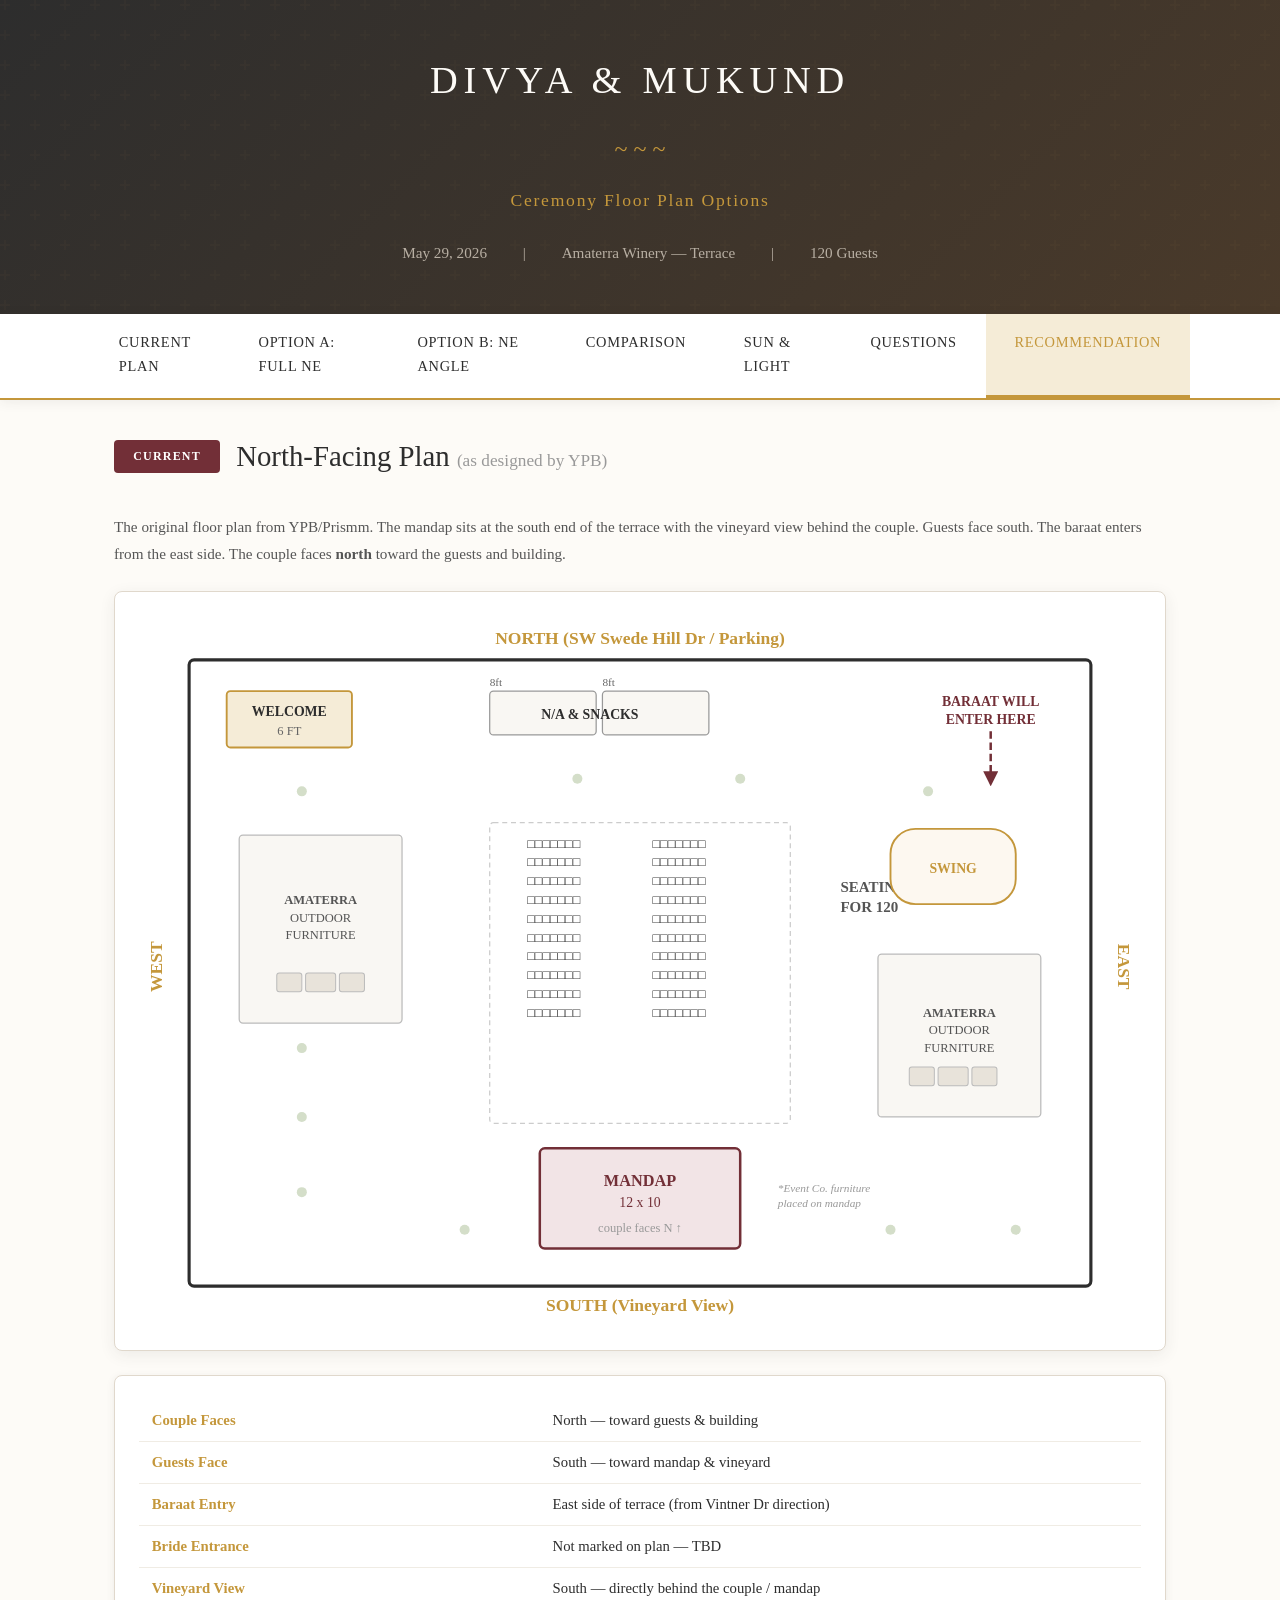
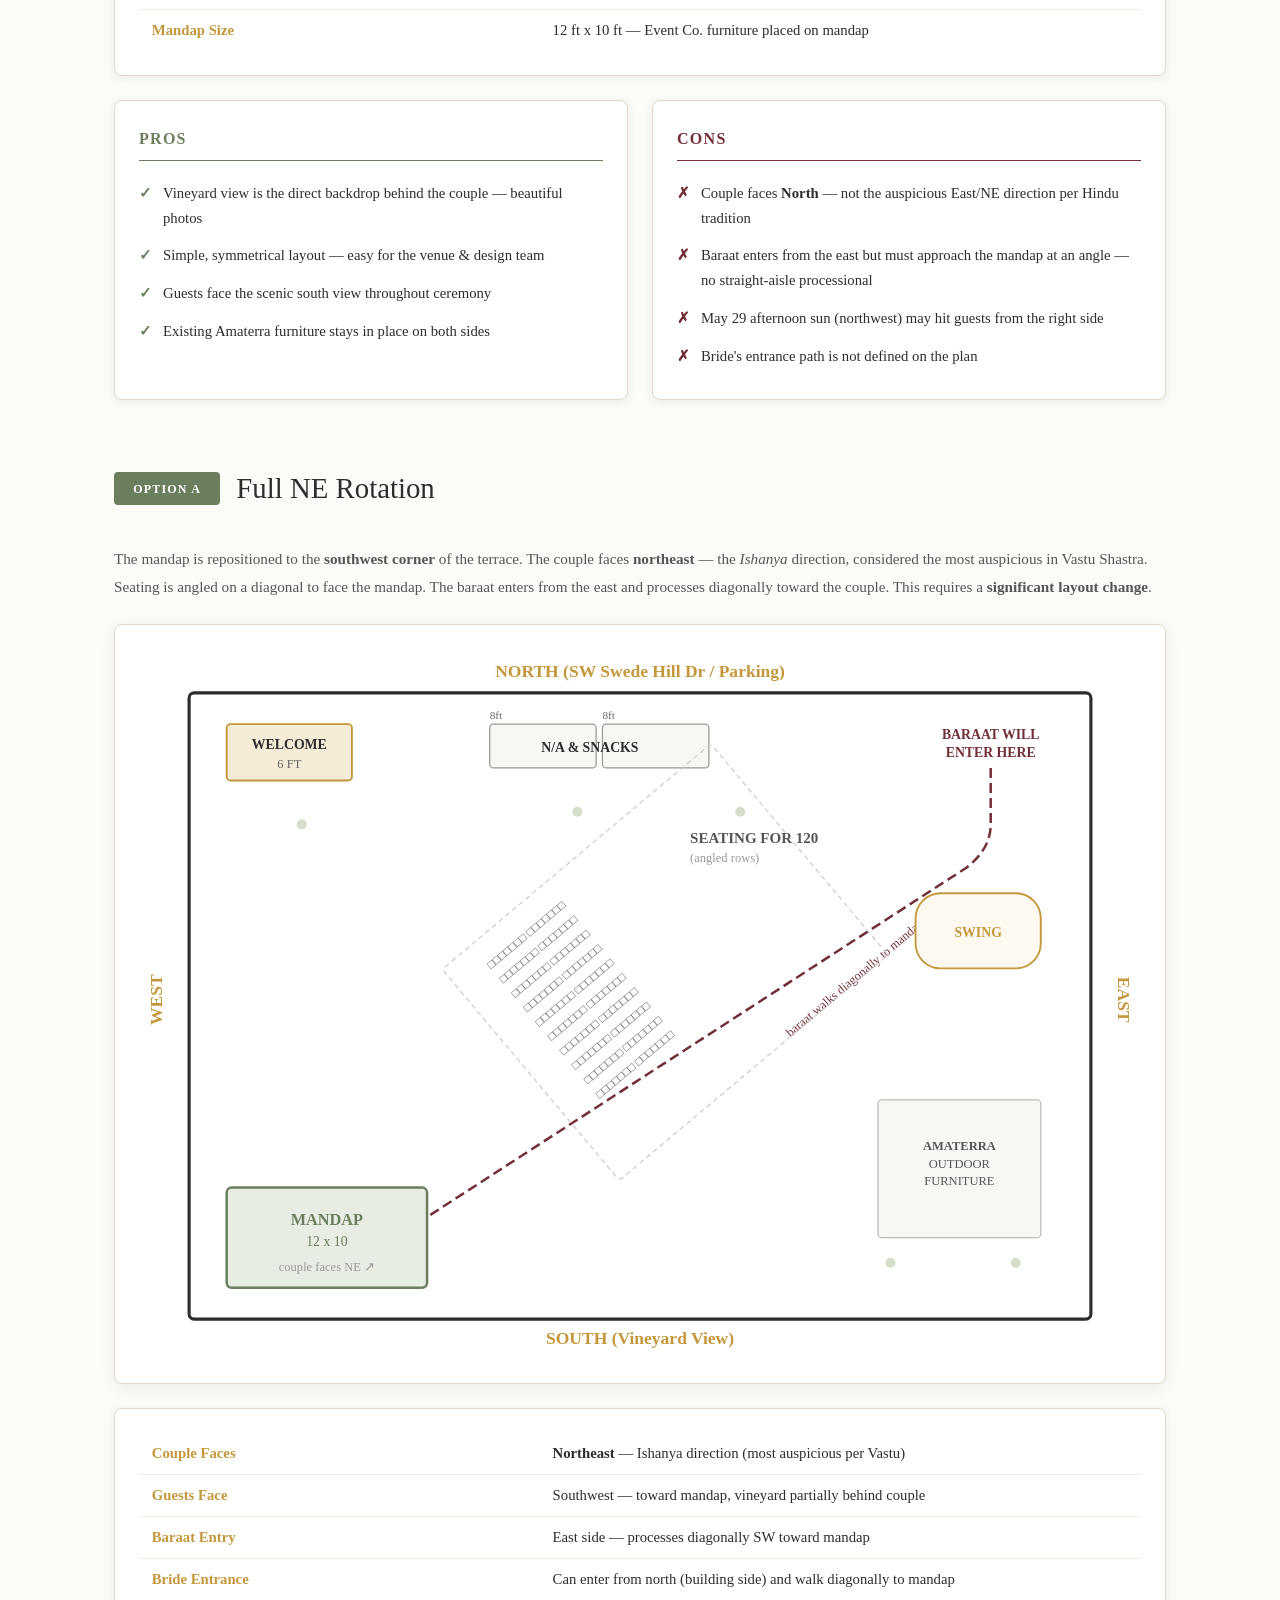
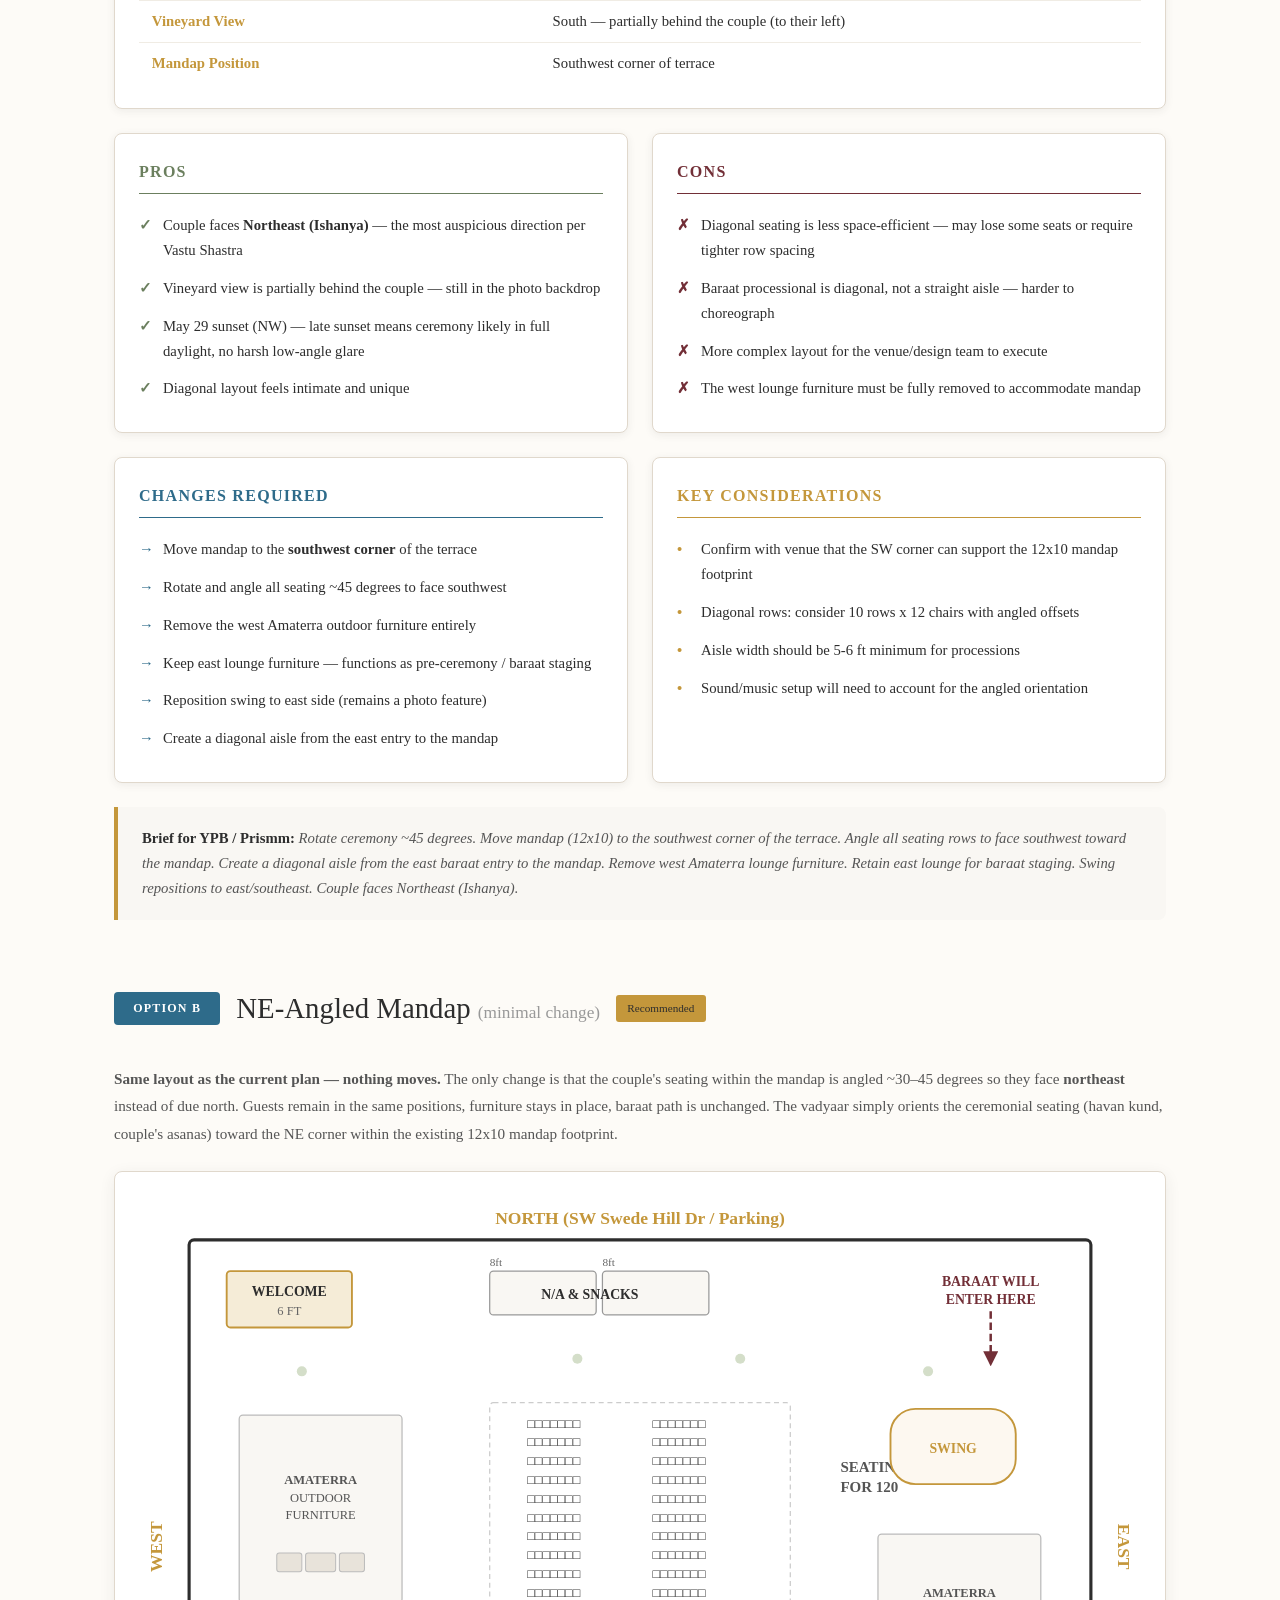
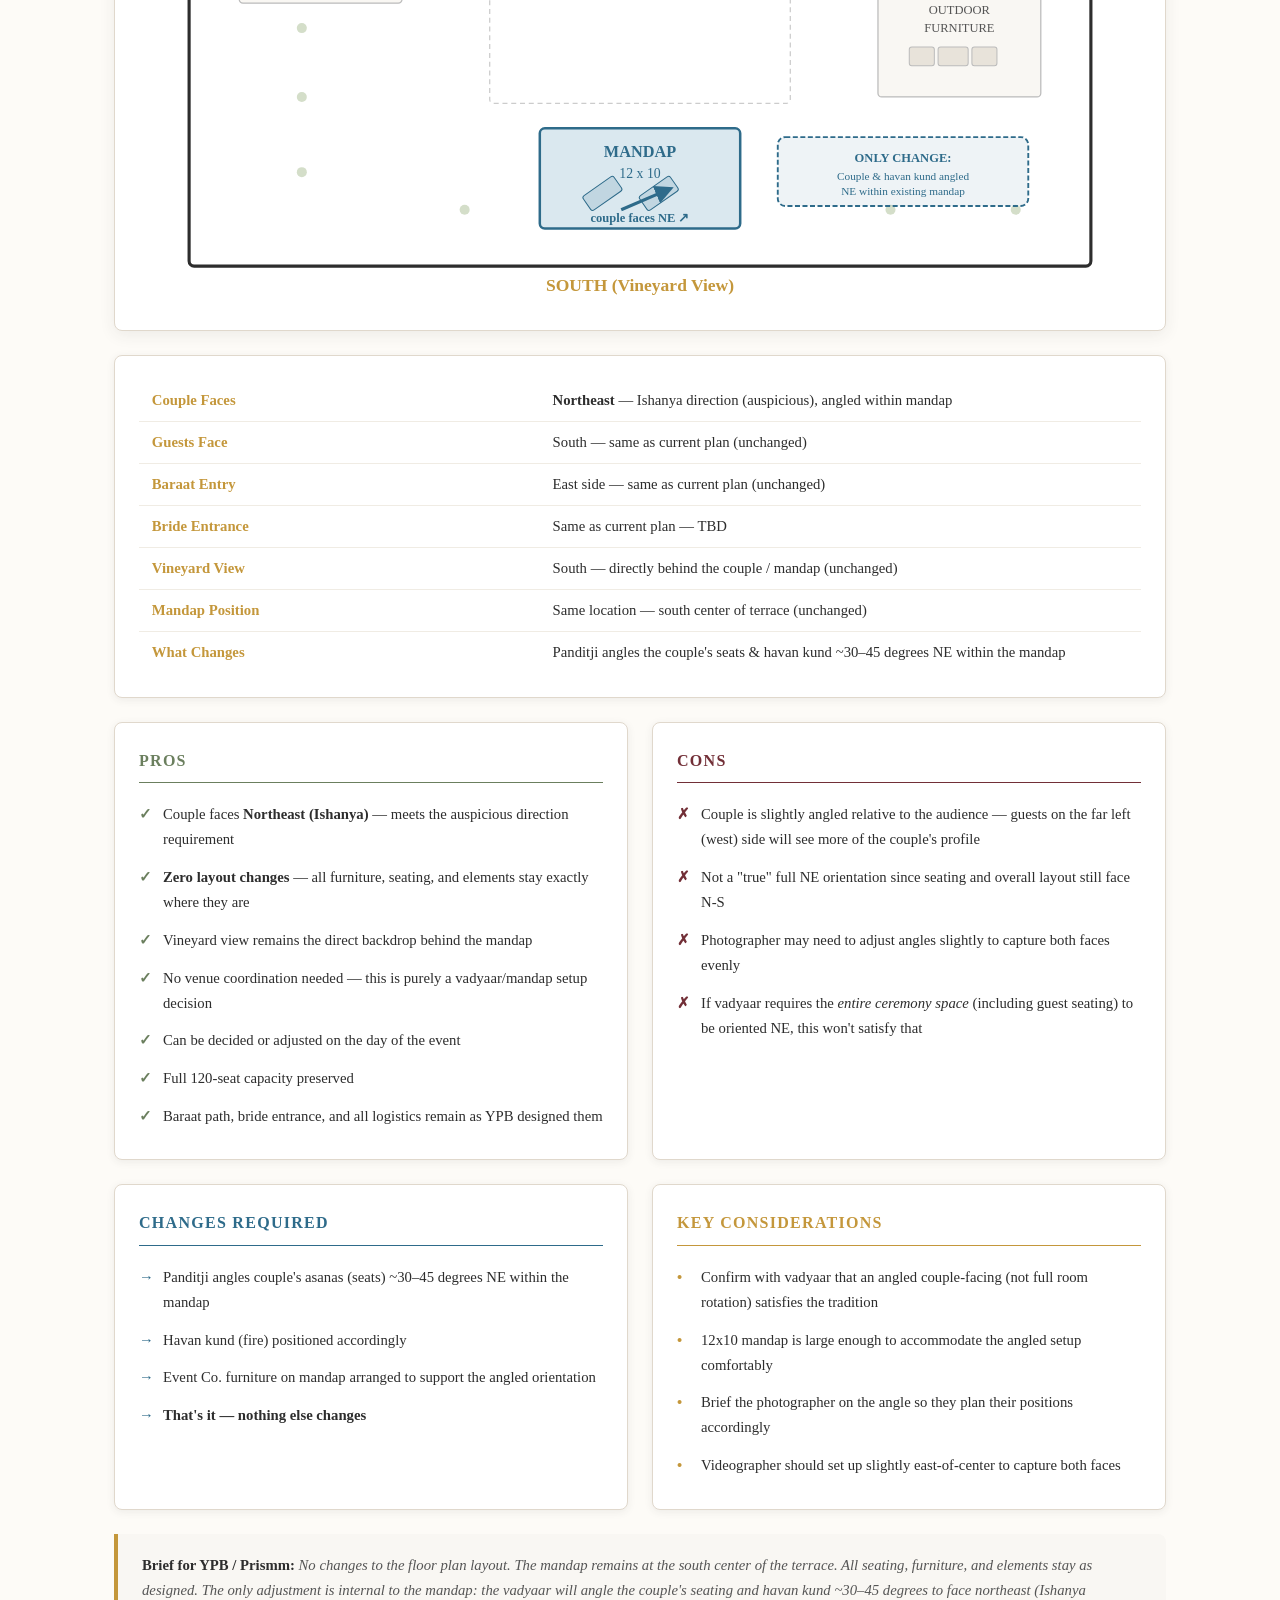
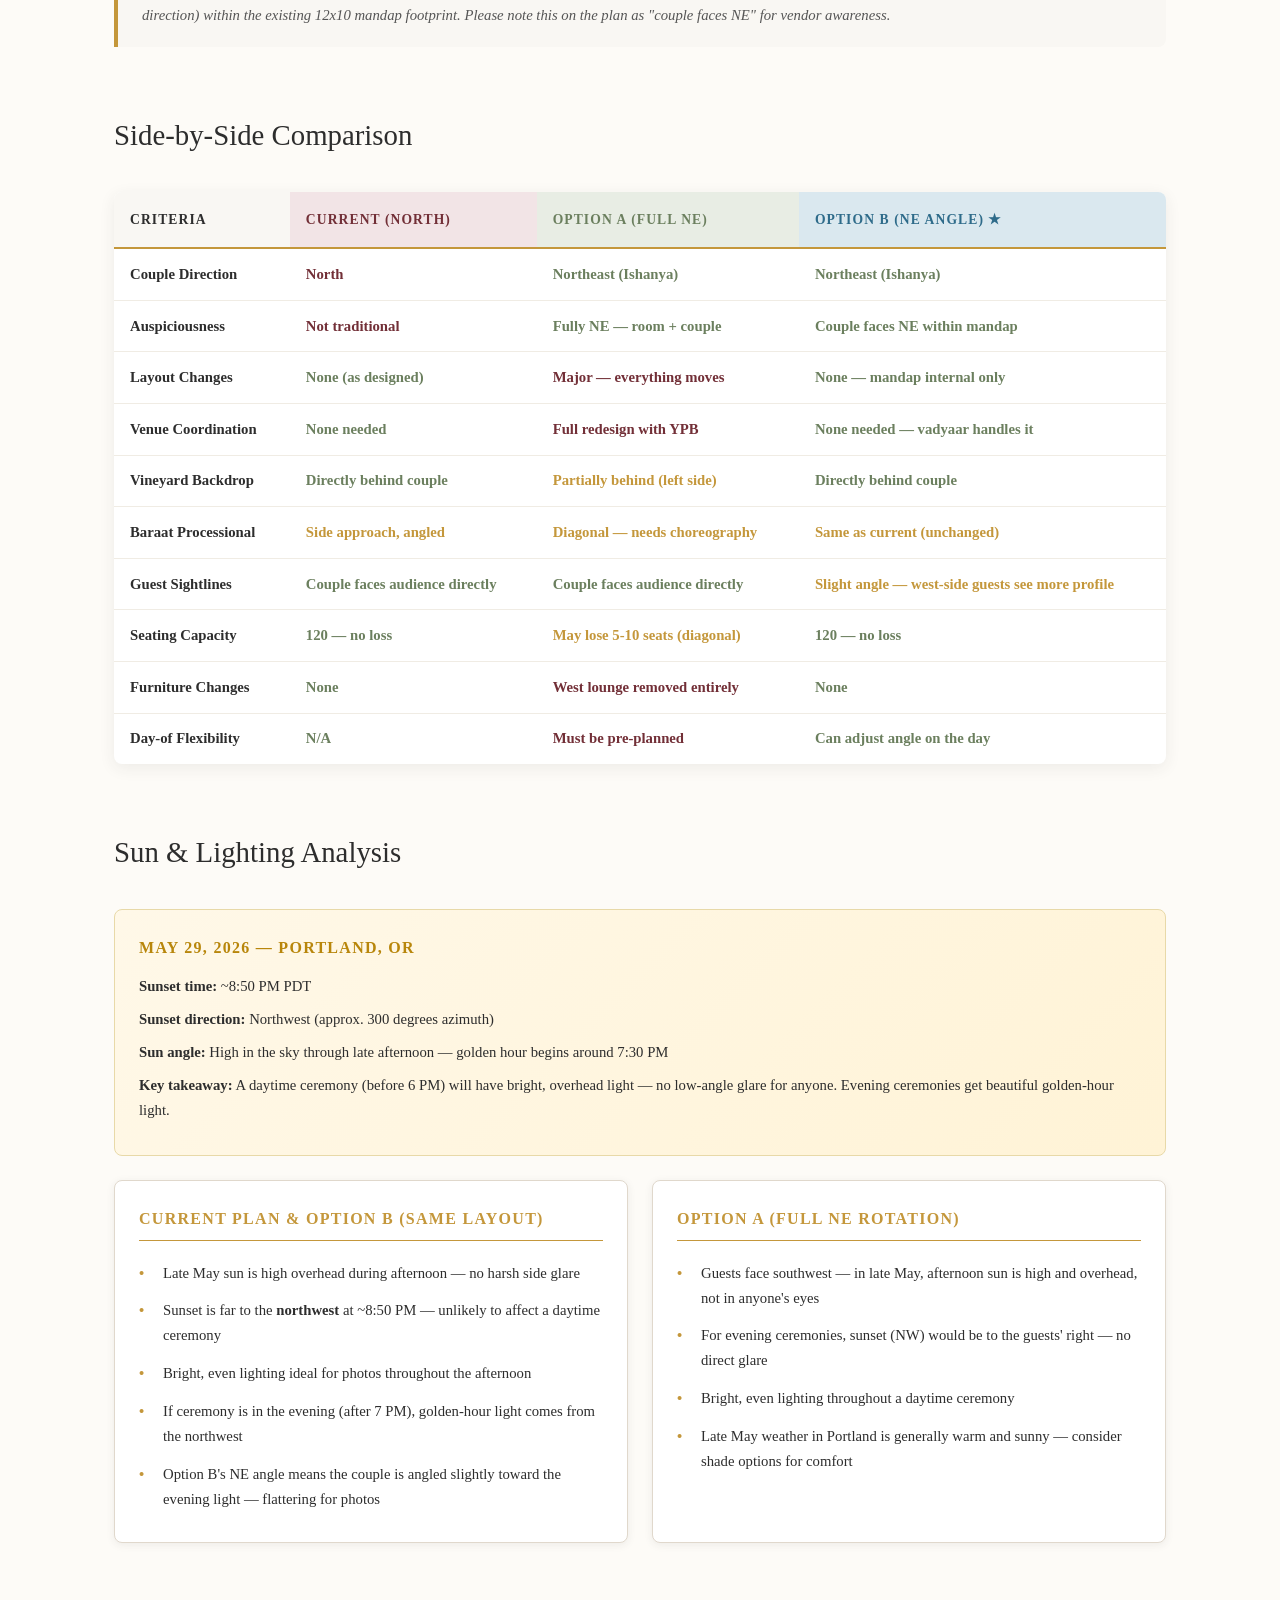
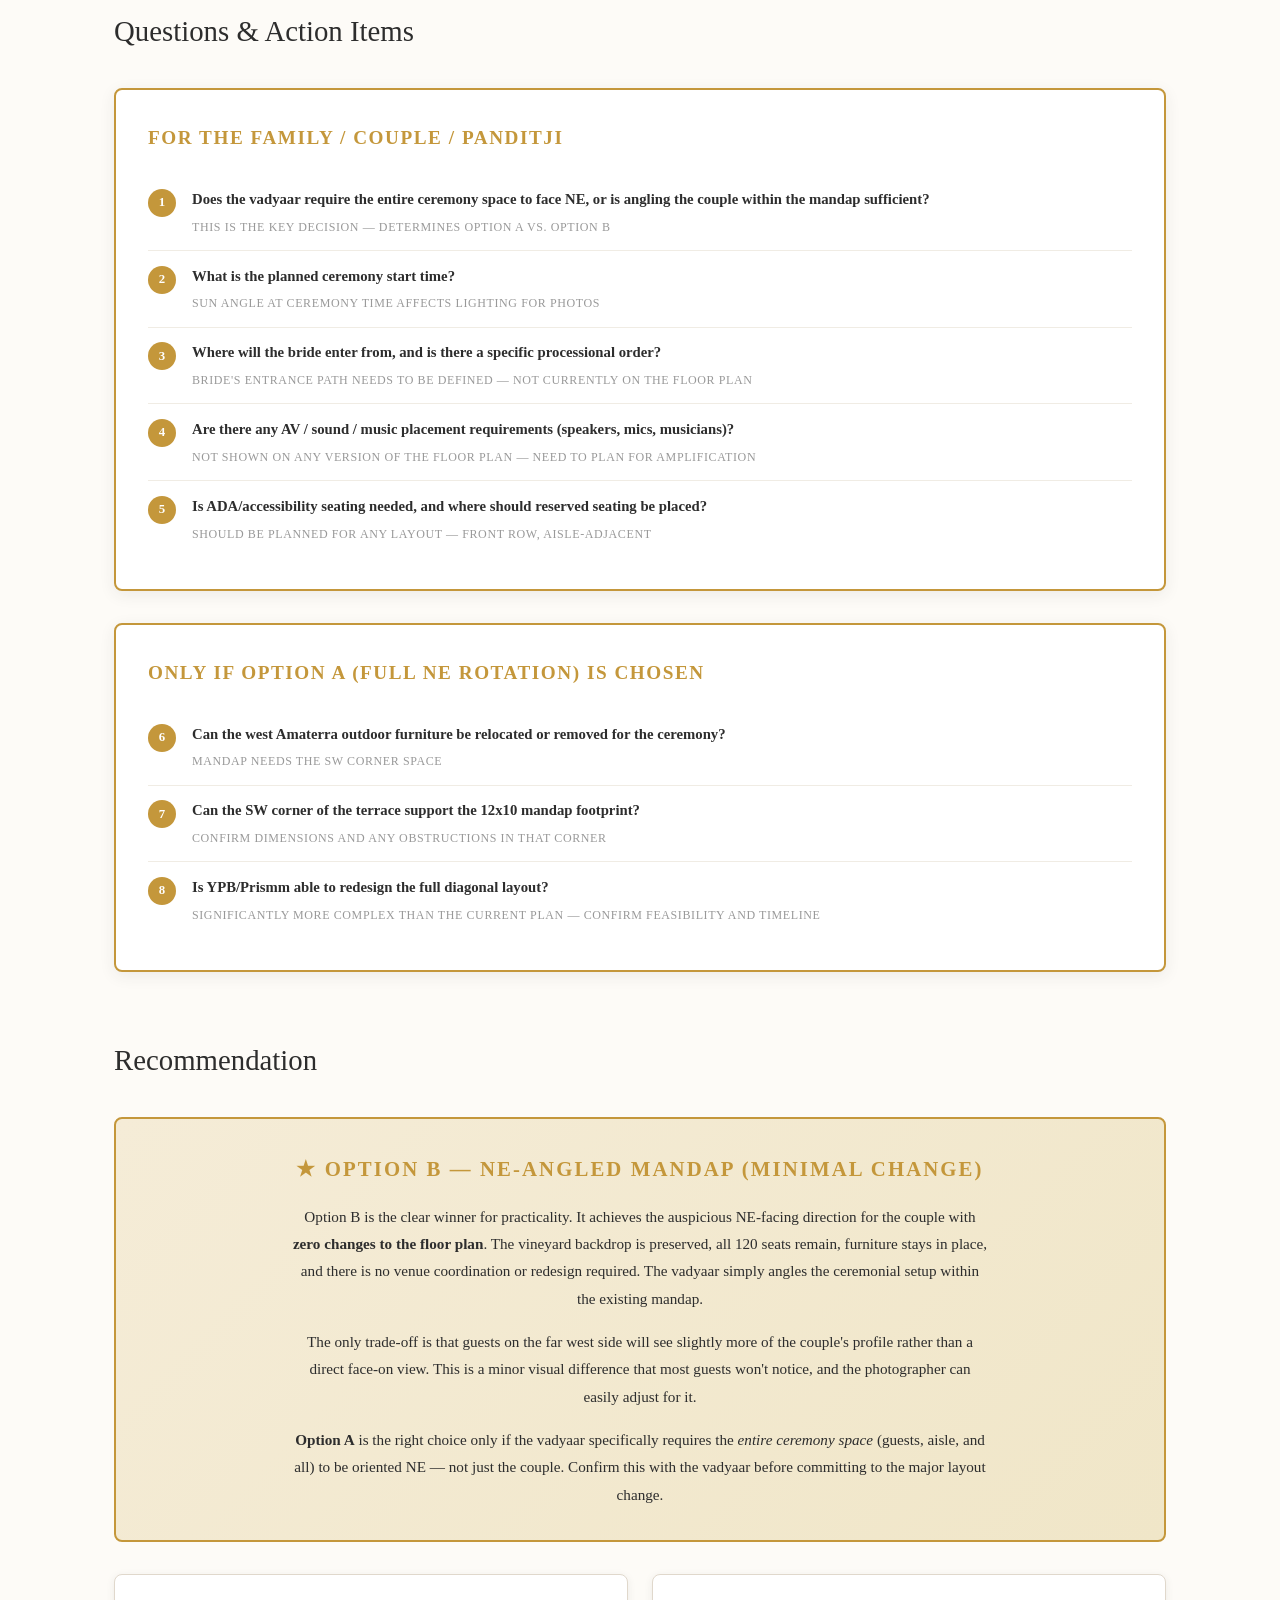
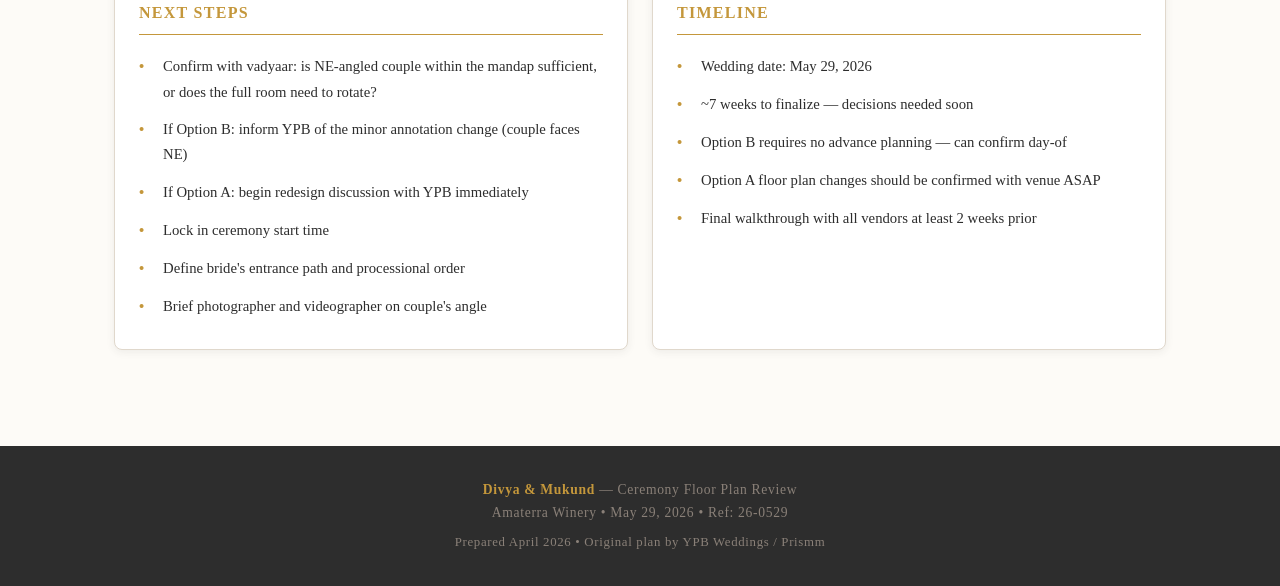
<file: dm26.html>
<!DOCTYPE html>
<html lang="en">
<head>
<meta charset="UTF-8">
<meta name="viewport" content="width=device-width, initial-scale=1.0">
<title>Divya & Mukund Ceremony - Floor Plan Options</title>
<style>
  :root {
    --gold: #C4973B;
    --gold-light: #F5ECD7;
    --burgundy: #722F37;
    --burgundy-light: #F2E4E6;
    --charcoal: #2D2D2D;
    --sage: #6B7F5E;
    --sage-light: #E8EDE4;
    --cream: #FDFBF7;
    --white: #FFFFFF;
    --border: #E0D8CC;
    --shadow: rgba(45,45,45,0.08);
    --blue: #2E6B8A;
    --blue-light: #DAE8EF;
  }

  * { margin: 0; padding: 0; box-sizing: border-box; }

  body {
    font-family: 'Georgia', 'Times New Roman', serif;
    background: var(--cream);
    color: var(--charcoal);
    line-height: 1.7;
  }

  .header {
    background: linear-gradient(135deg, var(--charcoal) 0%, #4A3A2A 100%);
    color: var(--cream);
    padding: 3rem 2rem;
    text-align: center;
    position: relative;
    overflow: hidden;
  }
  .header::before {
    content: '';
    position: absolute;
    top: 0; left: 0; right: 0; bottom: 0;
    background: url("data:image/svg+xml,%3Csvg width='60' height='60' viewBox='0 0 60 60' xmlns='http://www.w3.org/2000/svg'%3E%3Cg fill='none' fill-rule='evenodd'%3E%3Cg fill='%23C4973B' fill-opacity='0.06'%3E%3Cpath d='M36 34v-4h-2v4h-4v2h4v4h2v-4h4v-2h-4zm0-30V0h-2v4h-4v2h4v4h2V6h4V4h-4zM6 34v-4H4v4H0v2h4v4h2v-4h4v-2H6zM6 4V0H4v4H0v2h4v4h2V6h4V4H6z'/%3E%3C/g%3E%3C/g%3E%3C/svg%3E");
    opacity: 0.5;
  }
  .header h1 { font-size: 2.4rem; font-weight: 400; letter-spacing: 0.15em; text-transform: uppercase; position: relative; }
  .header .subtitle { font-size: 1.1rem; color: var(--gold); margin-top: 0.5rem; letter-spacing: 0.1em; position: relative; }
  .header .event-details { margin-top: 1.5rem; font-size: 0.95rem; color: #B8AFA3; position: relative; }
  .header .event-details span { margin: 0 1rem; }
  .divider-ornament { color: var(--gold); font-size: 1.5rem; margin: 1rem 0; position: relative; }

  .nav {
    background: var(--white);
    border-bottom: 2px solid var(--gold);
    padding: 0;
    position: sticky;
    top: 0;
    z-index: 100;
    box-shadow: 0 2px 12px var(--shadow);
  }
  .nav-inner { max-width: 1100px; margin: 0 auto; display: flex; justify-content: center; gap: 0; }
  .nav a {
    display: block; padding: 1rem 1.8rem; text-decoration: none; color: var(--charcoal);
    font-size: 0.9rem; letter-spacing: 0.05em; text-transform: uppercase;
    border-bottom: 3px solid transparent; transition: all 0.3s;
  }
  .nav a:hover, .nav a.active { color: var(--gold); border-bottom-color: var(--gold); background: var(--gold-light); }

  .container { max-width: 1100px; margin: 0 auto; padding: 2rem 1.5rem; }

  .section { margin-bottom: 4rem; scroll-margin-top: 70px; }
  .section-header { display: flex; align-items: center; gap: 1rem; margin-bottom: 2rem; flex-wrap: wrap; }
  .section-badge {
    display: inline-block; padding: 0.4rem 1.2rem; border-radius: 4px;
    font-size: 0.75rem; letter-spacing: 0.1em; text-transform: uppercase;
    font-weight: 700; color: var(--white);
  }
  .badge-current { background: var(--burgundy); }
  .badge-ne { background: var(--sage); }
  .badge-ne-simple { background: var(--blue); }
  .badge-recommended { background: var(--gold); color: var(--charcoal); font-size: 0.7rem; padding: 0.25rem 0.7rem; border-radius: 3px; }
  .section h2 { font-size: 1.8rem; font-weight: 400; color: var(--charcoal); }

  .floorplan-container {
    background: var(--white);
    border: 1px solid var(--border);
    border-radius: 8px;
    padding: 1.5rem;
    margin: 1.5rem 0;
    box-shadow: 0 4px 16px var(--shadow);
    overflow-x: auto;
    text-align: center;
  }
  .floorplan-container svg { max-width: 100%; height: auto; }

  .info-grid { display: grid; grid-template-columns: 1fr 1fr; gap: 1.5rem; margin: 1.5rem 0; }
  @media (max-width: 768px) {
    .info-grid { grid-template-columns: 1fr; }
    .nav-inner { flex-wrap: wrap; }
    .nav a { padding: 0.8rem 1rem; font-size: 0.8rem; }
    .comparison-table { font-size: 0.85rem; }
    .comparison-table td, .comparison-table th { padding: 0.6rem; }
  }

  .info-card {
    background: var(--white); border: 1px solid var(--border);
    border-radius: 8px; padding: 1.5rem; box-shadow: 0 2px 8px var(--shadow);
  }
  .info-card h3 {
    font-size: 1rem; text-transform: uppercase; letter-spacing: 0.08em;
    margin-bottom: 0.8rem; padding-bottom: 0.5rem; border-bottom: 1px solid var(--border);
  }
  .info-card.pros h3 { color: var(--sage); border-bottom-color: var(--sage); }
  .info-card.cons h3 { color: var(--burgundy); border-bottom-color: var(--burgundy); }
  .info-card.changes h3 { color: var(--blue); border-bottom-color: var(--blue); }
  .info-card.details h3 { color: var(--gold); border-bottom-color: var(--gold); }
  .info-card ul { list-style: none; padding: 0; }
  .info-card ul li { padding: 0.4rem 0; padding-left: 1.5rem; position: relative; font-size: 0.92rem; }
  .info-card.pros ul li::before { content: '\2713'; position: absolute; left: 0; color: var(--sage); font-weight: 700; }
  .info-card.cons ul li::before { content: '\2717'; position: absolute; left: 0; color: var(--burgundy); font-weight: 700; }
  .info-card.changes ul li::before { content: '\2192'; position: absolute; left: 0; color: var(--blue); font-weight: 700; }
  .info-card.details ul li::before { content: '\2022'; position: absolute; left: 0; color: var(--gold); font-weight: 700; }
  .info-card.full { grid-column: 1 / -1; }

  .key-details {
    background: var(--white); border: 1px solid var(--border); border-radius: 8px;
    padding: 1.5rem; margin: 1.5rem 0; box-shadow: 0 2px 8px var(--shadow);
  }
  .key-details table { width: 100%; border-collapse: collapse; }
  .key-details td { padding: 0.5rem 0.8rem; border-bottom: 1px solid #F0ECE4; font-size: 0.92rem; }
  .key-details td:first-child { font-weight: 700; color: var(--gold); width: 40%; white-space: nowrap; }
  .key-details tr:last-child td { border-bottom: none; }

  .comparison-table {
    width: 100%; border-collapse: collapse; background: var(--white);
    border-radius: 8px; overflow: hidden; box-shadow: 0 4px 16px var(--shadow); margin: 1.5rem 0;
  }
  .comparison-table th {
    padding: 1rem; text-align: left; font-size: 0.85rem; text-transform: uppercase;
    letter-spacing: 0.08em; border-bottom: 2px solid var(--gold);
  }
  .comparison-table th:nth-child(1) { background: #F9F7F3; color: var(--charcoal); }
  .comparison-table th:nth-child(2) { background: var(--burgundy-light); color: var(--burgundy); }
  .comparison-table th:nth-child(3) { background: var(--sage-light); color: var(--sage); }
  .comparison-table th:nth-child(4) { background: var(--blue-light); color: var(--blue); }
  .comparison-table td { padding: 0.8rem 1rem; border-bottom: 1px solid #F0ECE4; font-size: 0.92rem; vertical-align: top; }
  .comparison-table tr:last-child td { border-bottom: none; }
  .comparison-table tr:hover { background: #FDFBF7; }
  .check { color: var(--sage); font-weight: 700; }
  .cross { color: var(--burgundy); font-weight: 700; }
  .partial { color: var(--gold); font-weight: 700; }

  .questions-section {
    background: var(--white); border: 2px solid var(--gold); border-radius: 8px;
    padding: 2rem; margin: 2rem 0; box-shadow: 0 4px 16px var(--shadow);
  }
  .questions-section h3 { color: var(--gold); font-size: 1.2rem; margin-bottom: 1.2rem; text-transform: uppercase; letter-spacing: 0.08em; }
  .question-item { display: flex; gap: 1rem; padding: 0.8rem 0; border-bottom: 1px solid #F0ECE4; font-size: 0.92rem; }
  .question-item:last-child { border-bottom: none; }
  .q-number {
    background: var(--gold); color: var(--white); width: 28px; height: 28px;
    border-radius: 50%; display: flex; align-items: center; justify-content: center;
    font-size: 0.8rem; font-weight: 700; flex-shrink: 0; margin-top: 2px;
  }
  .q-label { font-size: 0.75rem; text-transform: uppercase; letter-spacing: 0.05em; color: #999; margin-top: 0.3rem; }

  .sun-info {
    background: linear-gradient(135deg, #FFF8E8 0%, #FFF3D6 100%);
    border: 1px solid #E8D9A8; border-radius: 8px; padding: 1.5rem; margin: 1.5rem 0;
  }
  .sun-info h3 { color: #B8860B; font-size: 1rem; text-transform: uppercase; letter-spacing: 0.08em; margin-bottom: 0.8rem; }
  .sun-info p { font-size: 0.92rem; margin-bottom: 0.5rem; }

  .recommendation {
    background: linear-gradient(135deg, var(--gold-light) 0%, #F0E6C8 100%);
    border: 2px solid var(--gold); border-radius: 8px; padding: 2rem; margin: 2rem 0; text-align: center;
  }
  .recommendation h3 { color: var(--gold); font-size: 1.3rem; text-transform: uppercase; letter-spacing: 0.1em; margin-bottom: 1rem; }
  .recommendation p { font-size: 0.95rem; max-width: 700px; margin: 0 auto; line-height: 1.8; }

  .footer {
    background: var(--charcoal); color: #8A8078; text-align: center;
    padding: 2rem; font-size: 0.85rem; letter-spacing: 0.05em;
  }
  .footer strong { color: var(--gold); }

  .description { font-size: 0.95rem; color: #555; margin-bottom: 1.5rem; line-height: 1.8; }

  .planner-brief {
    background: #F9F7F3; border-left: 4px solid var(--gold);
    padding: 1.2rem 1.5rem; margin: 1.5rem 0; font-size: 0.92rem;
    font-style: italic; color: #555; border-radius: 0 8px 8px 0;
  }
  .planner-brief strong { font-style: normal; color: var(--charcoal); }
</style>
</head>
<body>

<!-- HEADER -->
<div class="header">
  <h1>Divya &amp; Mukund</h1>
  <div class="divider-ornament">~ ~ ~</div>
  <div class="subtitle">Ceremony Floor Plan Options</div>
  <div class="event-details">
    <span>May 29, 2026</span>
    <span>|</span>
    <span>Amaterra Winery &mdash; Terrace</span>
    <span>|</span>
    <span>120 Guests</span>
  </div>
</div>

<!-- NAVIGATION -->
<div class="nav">
  <div class="nav-inner">
    <a href="#current">Current Plan</a>
    <a href="#northeast">Option A: Full NE</a>
    <a href="#ne-simple">Option B: NE Angle</a>
    <a href="#comparison">Comparison</a>
    <a href="#sun">Sun &amp; Light</a>
    <a href="#questions">Questions</a>
    <a href="#recommendation">Recommendation</a>
  </div>
</div>

<div class="container">

<!-- ====================== CURRENT PLAN ====================== -->
<div class="section" id="current">
  <div class="section-header">
    <span class="section-badge badge-current">Current</span>
    <h2>North-Facing Plan <small style="font-size:0.6em; color:#999;">(as designed by YPB)</small></h2>
  </div>

  <p class="description">
    The original floor plan from YPB/Prismm. The mandap sits at the south end of the terrace
    with the vineyard view behind the couple. Guests face south. The baraat enters from the east side.
    The couple faces <strong>north</strong> toward the guests and building.
  </p>

  <div class="floorplan-container">
    <svg viewBox="0 0 800 560" xmlns="http://www.w3.org/2000/svg" font-family="Georgia, serif">
      <text x="400" y="22" text-anchor="middle" font-size="14" font-weight="700" fill="#C4973B">NORTH (SW Swede Hill Dr / Parking)</text>
      <text x="400" y="555" text-anchor="middle" font-size="14" font-weight="700" fill="#C4973B">SOUTH (Vineyard View)</text>
      <text x="18" y="280" text-anchor="middle" font-size="14" font-weight="700" fill="#C4973B" transform="rotate(-90,18,280)">WEST</text>
      <text x="782" y="280" text-anchor="middle" font-size="14" font-weight="700" fill="#C4973B" transform="rotate(90,782,280)">EAST</text>

      <rect x="40" y="35" width="720" height="500" rx="4" fill="none" stroke="#2D2D2D" stroke-width="2.5"/>

      <!-- Welcome -->
      <rect x="70" y="60" width="100" height="45" rx="3" fill="#F5ECD7" stroke="#C4973B" stroke-width="1.5"/>
      <text x="120" y="80" text-anchor="middle" font-size="11" font-weight="700" fill="#2D2D2D">WELCOME</text>
      <text x="120" y="95" text-anchor="middle" font-size="10" fill="#666">6 FT</text>

      <!-- N/A & Snacks -->
      <rect x="280" y="60" width="85" height="35" rx="3" fill="#F9F7F3" stroke="#999" stroke-width="1"/>
      <rect x="370" y="60" width="85" height="35" rx="3" fill="#F9F7F3" stroke="#999" stroke-width="1"/>
      <text x="280" y="56" font-size="9" fill="#666">8ft</text>
      <text x="370" y="56" font-size="9" fill="#666">8ft</text>
      <text x="360" y="82" text-anchor="middle" font-size="11" font-weight="700" fill="#2D2D2D">N/A &amp; SNACKS</text>

      <!-- Baraat entry -->
      <text x="680" y="72" text-anchor="middle" font-size="11" font-weight="700" fill="#722F37">BARAAT WILL</text>
      <text x="680" y="86" text-anchor="middle" font-size="11" font-weight="700" fill="#722F37">ENTER HERE</text>
      <defs>
        <marker id="arrowRed" viewBox="0 0 10 10" refX="5" refY="5" markerWidth="6" markerHeight="6" orient="auto"><path d="M 0 0 L 10 5 L 0 10 z" fill="#722F37"/></marker>
      </defs>
      <line x1="680" y1="92" x2="680" y2="130" stroke="#722F37" stroke-width="2" stroke-dasharray="6,3" marker-end="url(#arrowRed)"/>

      <!-- Landscaping -->
      <circle cx="130" cy="140" r="4" fill="#D4DEC9"/>
      <circle cx="350" cy="130" r="4" fill="#D4DEC9"/>
      <circle cx="480" cy="130" r="4" fill="#D4DEC9"/>
      <circle cx="630" cy="140" r="4" fill="#D4DEC9"/>
      <circle cx="130" cy="345" r="4" fill="#D4DEC9"/>
      <circle cx="130" cy="400" r="4" fill="#D4DEC9"/>
      <circle cx="130" cy="460" r="4" fill="#D4DEC9"/>
      <circle cx="260" cy="490" r="4" fill="#D4DEC9"/>
      <circle cx="600" cy="490" r="4" fill="#D4DEC9"/>
      <circle cx="700" cy="490" r="4" fill="#D4DEC9"/>

      <!-- West furniture -->
      <rect x="80" y="175" width="130" height="150" rx="3" fill="#F9F7F3" stroke="#BBB" stroke-width="1"/>
      <text x="145" y="230" text-anchor="middle" font-size="10" font-weight="700" fill="#555">AMATERRA</text>
      <text x="145" y="244" text-anchor="middle" font-size="10" fill="#555">OUTDOOR</text>
      <text x="145" y="258" text-anchor="middle" font-size="10" fill="#555">FURNITURE</text>
      <rect x="110" y="285" width="20" height="15" rx="2" fill="#E8E3DA" stroke="#BBB" stroke-width="0.8"/>
      <rect x="133" y="285" width="24" height="15" rx="2" fill="#E8E3DA" stroke="#BBB" stroke-width="0.8"/>
      <rect x="160" y="285" width="20" height="15" rx="2" fill="#E8E3DA" stroke="#BBB" stroke-width="0.8"/>

      <!-- Seating -->
      <rect x="280" y="165" width="240" height="240" rx="3" fill="none" stroke="#CCC" stroke-width="1" stroke-dasharray="4,3"/>
      <g fill="#2D2D2D" font-size="10">
        <text x="310" y="185">&#9633;&#9633;&#9633;&#9633;&#9633;&#9633;&#9633;</text><text x="410" y="185">&#9633;&#9633;&#9633;&#9633;&#9633;&#9633;&#9633;</text>
        <text x="310" y="200">&#9633;&#9633;&#9633;&#9633;&#9633;&#9633;&#9633;</text><text x="410" y="200">&#9633;&#9633;&#9633;&#9633;&#9633;&#9633;&#9633;</text>
        <text x="310" y="215">&#9633;&#9633;&#9633;&#9633;&#9633;&#9633;&#9633;</text><text x="410" y="215">&#9633;&#9633;&#9633;&#9633;&#9633;&#9633;&#9633;</text>
        <text x="310" y="230">&#9633;&#9633;&#9633;&#9633;&#9633;&#9633;&#9633;</text><text x="410" y="230">&#9633;&#9633;&#9633;&#9633;&#9633;&#9633;&#9633;</text>
        <text x="310" y="245">&#9633;&#9633;&#9633;&#9633;&#9633;&#9633;&#9633;</text><text x="410" y="245">&#9633;&#9633;&#9633;&#9633;&#9633;&#9633;&#9633;</text>
        <text x="310" y="260">&#9633;&#9633;&#9633;&#9633;&#9633;&#9633;&#9633;</text><text x="410" y="260">&#9633;&#9633;&#9633;&#9633;&#9633;&#9633;&#9633;</text>
        <text x="310" y="275">&#9633;&#9633;&#9633;&#9633;&#9633;&#9633;&#9633;</text><text x="410" y="275">&#9633;&#9633;&#9633;&#9633;&#9633;&#9633;&#9633;</text>
        <text x="310" y="290">&#9633;&#9633;&#9633;&#9633;&#9633;&#9633;&#9633;</text><text x="410" y="290">&#9633;&#9633;&#9633;&#9633;&#9633;&#9633;&#9633;</text>
        <text x="310" y="305">&#9633;&#9633;&#9633;&#9633;&#9633;&#9633;&#9633;</text><text x="410" y="305">&#9633;&#9633;&#9633;&#9633;&#9633;&#9633;&#9633;</text>
        <text x="310" y="320">&#9633;&#9633;&#9633;&#9633;&#9633;&#9633;&#9633;</text><text x="410" y="320">&#9633;&#9633;&#9633;&#9633;&#9633;&#9633;&#9633;</text>
      </g>
      <text x="560" y="220" font-size="12" font-weight="700" fill="#555">SEATING</text>
      <text x="560" y="236" font-size="12" font-weight="700" fill="#555">FOR 120</text>

      <!-- Swing -->
      <rect x="600" y="170" width="100" height="60" rx="20" fill="#FDF8F0" stroke="#C4973B" stroke-width="1.5"/>
      <text x="650" y="205" text-anchor="middle" font-size="11" font-weight="700" fill="#C4973B">SWING</text>

      <!-- East furniture -->
      <rect x="590" y="270" width="130" height="130" rx="3" fill="#F9F7F3" stroke="#BBB" stroke-width="1"/>
      <text x="655" y="320" text-anchor="middle" font-size="10" font-weight="700" fill="#555">AMATERRA</text>
      <text x="655" y="334" text-anchor="middle" font-size="10" fill="#555">OUTDOOR</text>
      <text x="655" y="348" text-anchor="middle" font-size="10" fill="#555">FURNITURE</text>
      <rect x="615" y="360" width="20" height="15" rx="2" fill="#E8E3DA" stroke="#BBB" stroke-width="0.8"/>
      <rect x="638" y="360" width="24" height="15" rx="2" fill="#E8E3DA" stroke="#BBB" stroke-width="0.8"/>
      <rect x="665" y="360" width="20" height="15" rx="2" fill="#E8E3DA" stroke="#BBB" stroke-width="0.8"/>

      <!-- Mandap -->
      <rect x="320" y="425" width="160" height="80" rx="4" fill="#F2E4E6" stroke="#722F37" stroke-width="2"/>
      <text x="400" y="455" text-anchor="middle" font-size="13" font-weight="700" fill="#722F37">MANDAP</text>
      <text x="400" y="472" text-anchor="middle" font-size="11" fill="#722F37">12 x 10</text>
      <text x="400" y="492" text-anchor="middle" font-size="10" fill="#999">couple faces N &#8593;</text>

      <text x="510" y="460" font-size="9" fill="#999" font-style="italic">*Event Co. furniture</text>
      <text x="510" y="472" font-size="9" fill="#999" font-style="italic">placed on mandap</text>
    </svg>
  </div>

  <div class="key-details">
    <table>
      <tr><td>Couple Faces</td><td>North &mdash; toward guests &amp; building</td></tr>
      <tr><td>Guests Face</td><td>South &mdash; toward mandap &amp; vineyard</td></tr>
      <tr><td>Baraat Entry</td><td>East side of terrace (from Vintner Dr direction)</td></tr>
      <tr><td>Bride Entrance</td><td>Not marked on plan &mdash; TBD</td></tr>
      <tr><td>Vineyard View</td><td>South &mdash; directly behind the couple / mandap</td></tr>
      <tr><td>Mandap Size</td><td>12 ft x 10 ft &mdash; Event Co. furniture placed on mandap</td></tr>
    </table>
  </div>

  <div class="info-grid">
    <div class="info-card pros">
      <h3>Pros</h3>
      <ul>
        <li>Vineyard view is the direct backdrop behind the couple &mdash; beautiful photos</li>
        <li>Simple, symmetrical layout &mdash; easy for the venue &amp; design team</li>
        <li>Guests face the scenic south view throughout ceremony</li>
        <li>Existing Amaterra furniture stays in place on both sides</li>
      </ul>
    </div>
    <div class="info-card cons">
      <h3>Cons</h3>
      <ul>
        <li>Couple faces <strong>North</strong> &mdash; not the auspicious East/NE direction per Hindu tradition</li>
        <li>Baraat enters from the east but must approach the mandap at an angle &mdash; no straight-aisle processional</li>
        <li>May 29 afternoon sun (northwest) may hit guests from the right side</li>
        <li>Bride's entrance path is not defined on the plan</li>
      </ul>
    </div>
  </div>
</div>

<!-- ====================== OPTION A: FULL NE ROTATION ====================== -->
<div class="section" id="northeast">
  <div class="section-header">
    <span class="section-badge badge-ne">Option A</span>
    <h2>Full NE Rotation</h2>
  </div>

  <p class="description">
    The mandap is repositioned to the <strong>southwest corner</strong> of the terrace.
    The couple faces <strong>northeast</strong> &mdash; the <em>Ishanya</em> direction, considered the most
    auspicious in Vastu Shastra. Seating is angled on a diagonal to face the mandap.
    The baraat enters from the east and processes diagonally toward the couple.
    This requires a <strong>significant layout change</strong>.
  </p>

  <div class="floorplan-container">
    <svg viewBox="0 0 800 560" xmlns="http://www.w3.org/2000/svg" font-family="Georgia, serif">
      <text x="400" y="22" text-anchor="middle" font-size="14" font-weight="700" fill="#C4973B">NORTH (SW Swede Hill Dr / Parking)</text>
      <text x="400" y="555" text-anchor="middle" font-size="14" font-weight="700" fill="#C4973B">SOUTH (Vineyard View)</text>
      <text x="18" y="280" text-anchor="middle" font-size="14" font-weight="700" fill="#C4973B" transform="rotate(-90,18,280)">WEST</text>
      <text x="782" y="280" text-anchor="middle" font-size="14" font-weight="700" fill="#C4973B" transform="rotate(90,782,280)">EAST</text>

      <rect x="40" y="35" width="720" height="500" rx="4" fill="none" stroke="#2D2D2D" stroke-width="2.5"/>

      <!-- Welcome -->
      <rect x="70" y="60" width="100" height="45" rx="3" fill="#F5ECD7" stroke="#C4973B" stroke-width="1.5"/>
      <text x="120" y="80" text-anchor="middle" font-size="11" font-weight="700" fill="#2D2D2D">WELCOME</text>
      <text x="120" y="95" text-anchor="middle" font-size="10" fill="#666">6 FT</text>

      <!-- N/A & Snacks -->
      <rect x="280" y="60" width="85" height="35" rx="3" fill="#F9F7F3" stroke="#999" stroke-width="1"/>
      <rect x="370" y="60" width="85" height="35" rx="3" fill="#F9F7F3" stroke="#999" stroke-width="1"/>
      <text x="280" y="56" font-size="9" fill="#666">8ft</text>
      <text x="370" y="56" font-size="9" fill="#666">8ft</text>
      <text x="360" y="82" text-anchor="middle" font-size="11" font-weight="700" fill="#2D2D2D">N/A &amp; SNACKS</text>

      <!-- Baraat entry -->
      <text x="680" y="72" text-anchor="middle" font-size="11" font-weight="700" fill="#722F37">BARAAT WILL</text>
      <text x="680" y="86" text-anchor="middle" font-size="11" font-weight="700" fill="#722F37">ENTER HERE</text>
      <defs>
        <marker id="arrowRed2" viewBox="0 0 10 10" refX="5" refY="5" markerWidth="6" markerHeight="6" orient="auto"><path d="M 0 0 L 10 5 L 0 10 z" fill="#722F37"/></marker>
      </defs>
      <path d="M 680,95 L 680,140 Q 680,160 660,175 L 220,460" stroke="#722F37" stroke-width="2" stroke-dasharray="8,4" fill="none" marker-end="url(#arrowRed2)"/>
      <text x="520" y="310" font-size="10" fill="#722F37" transform="rotate(-40,520,310)">baraat walks diagonally to mandap</text>

      <!-- Landscaping -->
      <circle cx="130" cy="140" r="4" fill="#D4DEC9"/>
      <circle cx="350" cy="130" r="4" fill="#D4DEC9"/>
      <circle cx="480" cy="130" r="4" fill="#D4DEC9"/>
      <circle cx="700" cy="490" r="4" fill="#D4DEC9"/>
      <circle cx="600" cy="490" r="4" fill="#D4DEC9"/>

      <!-- Diagonal seating -->
      <g transform="rotate(-40, 420, 250)">
        <rect x="280" y="140" width="280" height="220" rx="3" fill="none" stroke="#CCC" stroke-width="1" stroke-dasharray="4,3"/>
        <g fill="#555" font-size="9">
          <text x="310" y="165">&#9633;&#9633;&#9633;&#9633;&#9633;&#9633;&#9633;  &#9633;&#9633;&#9633;&#9633;&#9633;&#9633;&#9633;</text>
          <text x="310" y="180">&#9633;&#9633;&#9633;&#9633;&#9633;&#9633;&#9633;  &#9633;&#9633;&#9633;&#9633;&#9633;&#9633;&#9633;</text>
          <text x="310" y="195">&#9633;&#9633;&#9633;&#9633;&#9633;&#9633;&#9633;  &#9633;&#9633;&#9633;&#9633;&#9633;&#9633;&#9633;</text>
          <text x="310" y="210">&#9633;&#9633;&#9633;&#9633;&#9633;&#9633;&#9633;  &#9633;&#9633;&#9633;&#9633;&#9633;&#9633;&#9633;</text>
          <text x="310" y="225">&#9633;&#9633;&#9633;&#9633;&#9633;&#9633;&#9633;  &#9633;&#9633;&#9633;&#9633;&#9633;&#9633;&#9633;</text>
          <text x="310" y="240">&#9633;&#9633;&#9633;&#9633;&#9633;&#9633;&#9633;  &#9633;&#9633;&#9633;&#9633;&#9633;&#9633;&#9633;</text>
          <text x="310" y="255">&#9633;&#9633;&#9633;&#9633;&#9633;&#9633;&#9633;  &#9633;&#9633;&#9633;&#9633;&#9633;&#9633;&#9633;</text>
          <text x="310" y="270">&#9633;&#9633;&#9633;&#9633;&#9633;&#9633;&#9633;  &#9633;&#9633;&#9633;&#9633;&#9633;&#9633;&#9633;</text>
          <text x="310" y="285">&#9633;&#9633;&#9633;&#9633;&#9633;&#9633;&#9633;  &#9633;&#9633;&#9633;&#9633;&#9633;&#9633;&#9633;</text>
          <text x="310" y="300">&#9633;&#9633;&#9633;&#9633;&#9633;&#9633;&#9633;  &#9633;&#9633;&#9633;&#9633;&#9633;&#9633;&#9633;</text>
        </g>
      </g>
      <text x="440" y="155" font-size="12" font-weight="700" fill="#555">SEATING FOR 120</text>
      <text x="440" y="170" font-size="10" fill="#999">(angled rows)</text>

      <!-- Swing -->
      <rect x="620" y="195" width="100" height="60" rx="20" fill="#FDF8F0" stroke="#C4973B" stroke-width="1.5"/>
      <text x="670" y="230" text-anchor="middle" font-size="11" font-weight="700" fill="#C4973B">SWING</text>

      <!-- East furniture -->
      <rect x="590" y="360" width="130" height="110" rx="3" fill="#F9F7F3" stroke="#BBB" stroke-width="1"/>
      <text x="655" y="400" text-anchor="middle" font-size="10" font-weight="700" fill="#555">AMATERRA</text>
      <text x="655" y="414" text-anchor="middle" font-size="10" fill="#555">OUTDOOR</text>
      <text x="655" y="428" text-anchor="middle" font-size="10" fill="#555">FURNITURE</text>

      <!-- Mandap SW corner -->
      <rect x="70" y="430" width="160" height="80" rx="4" fill="#E8EDE4" stroke="#6B7F5E" stroke-width="2"/>
      <text x="150" y="460" text-anchor="middle" font-size="13" font-weight="700" fill="#6B7F5E">MANDAP</text>
      <text x="150" y="477" text-anchor="middle" font-size="11" fill="#6B7F5E">12 x 10</text>
      <text x="150" y="497" text-anchor="middle" font-size="10" fill="#999">couple faces NE &#8599;</text>
    </svg>
  </div>

  <div class="key-details">
    <table>
      <tr><td>Couple Faces</td><td><strong>Northeast</strong> &mdash; Ishanya direction (most auspicious per Vastu)</td></tr>
      <tr><td>Guests Face</td><td>Southwest &mdash; toward mandap, vineyard partially behind couple</td></tr>
      <tr><td>Baraat Entry</td><td>East side &mdash; processes diagonally SW toward mandap</td></tr>
      <tr><td>Bride Entrance</td><td>Can enter from north (building side) and walk diagonally to mandap</td></tr>
      <tr><td>Vineyard View</td><td>South &mdash; partially behind the couple (to their left)</td></tr>
      <tr><td>Mandap Position</td><td>Southwest corner of terrace</td></tr>
    </table>
  </div>

  <div class="info-grid">
    <div class="info-card pros">
      <h3>Pros</h3>
      <ul>
        <li>Couple faces <strong>Northeast (Ishanya)</strong> &mdash; the most auspicious direction per Vastu Shastra</li>
        <li>Vineyard view is partially behind the couple &mdash; still in the photo backdrop</li>
        <li>May 29 sunset (NW) &mdash; late sunset means ceremony likely in full daylight, no harsh low-angle glare</li>
        <li>Diagonal layout feels intimate and unique</li>
      </ul>
    </div>
    <div class="info-card cons">
      <h3>Cons</h3>
      <ul>
        <li>Diagonal seating is less space-efficient &mdash; may lose some seats or require tighter row spacing</li>
        <li>Baraat processional is diagonal, not a straight aisle &mdash; harder to choreograph</li>
        <li>More complex layout for the venue/design team to execute</li>
        <li>The west lounge furniture must be fully removed to accommodate mandap</li>
      </ul>
    </div>
    <div class="info-card changes">
      <h3>Changes Required</h3>
      <ul>
        <li>Move mandap to the <strong>southwest corner</strong> of the terrace</li>
        <li>Rotate and angle all seating ~45 degrees to face southwest</li>
        <li>Remove the west Amaterra outdoor furniture entirely</li>
        <li>Keep east lounge furniture &mdash; functions as pre-ceremony / baraat staging</li>
        <li>Reposition swing to east side (remains a photo feature)</li>
        <li>Create a diagonal aisle from the east entry to the mandap</li>
      </ul>
    </div>
    <div class="info-card details">
      <h3>Key Considerations</h3>
      <ul>
        <li>Confirm with venue that the SW corner can support the 12x10 mandap footprint</li>
        <li>Diagonal rows: consider 10 rows x 12 chairs with angled offsets</li>
        <li>Aisle width should be 5-6 ft minimum for processions</li>
        <li>Sound/music setup will need to account for the angled orientation</li>
      </ul>
    </div>
  </div>

  <div class="planner-brief">
    <strong>Brief for YPB / Prismm:</strong> Rotate ceremony ~45 degrees. Move mandap (12x10) to the southwest corner
    of the terrace. Angle all seating rows to face southwest toward the mandap. Create a diagonal aisle
    from the east baraat entry to the mandap. Remove west Amaterra lounge furniture. Retain east lounge
    for baraat staging. Swing repositions to east/southeast. Couple faces Northeast (Ishanya).
  </div>
</div>

<!-- ====================== OPTION B: NE ANGLE (MINIMAL CHANGE) ====================== -->
<div class="section" id="ne-simple">
  <div class="section-header">
    <span class="section-badge badge-ne-simple">Option B</span>
    <h2>NE-Angled Mandap <small style="font-size:0.6em; color:#999;">(minimal change)</small></h2>
    <span class="badge-recommended">Recommended</span>
  </div>

  <p class="description">
    <strong>Same layout as the current plan &mdash; nothing moves.</strong> The only change is that the
    couple's seating within the mandap is angled ~30&ndash;45 degrees so they face <strong>northeast</strong>
    instead of due north. Guests remain in the same positions, furniture stays in place, baraat path
    is unchanged. The vadyaar simply orients the ceremonial seating (havan kund, couple's asanas)
    toward the NE corner within the existing 12x10 mandap footprint.
  </p>

  <div class="floorplan-container">
    <svg viewBox="0 0 800 560" xmlns="http://www.w3.org/2000/svg" font-family="Georgia, serif">
      <text x="400" y="22" text-anchor="middle" font-size="14" font-weight="700" fill="#C4973B">NORTH (SW Swede Hill Dr / Parking)</text>
      <text x="400" y="555" text-anchor="middle" font-size="14" font-weight="700" fill="#C4973B">SOUTH (Vineyard View)</text>
      <text x="18" y="280" text-anchor="middle" font-size="14" font-weight="700" fill="#C4973B" transform="rotate(-90,18,280)">WEST</text>
      <text x="782" y="280" text-anchor="middle" font-size="14" font-weight="700" fill="#C4973B" transform="rotate(90,782,280)">EAST</text>

      <rect x="40" y="35" width="720" height="500" rx="4" fill="none" stroke="#2D2D2D" stroke-width="2.5"/>

      <!-- Welcome -->
      <rect x="70" y="60" width="100" height="45" rx="3" fill="#F5ECD7" stroke="#C4973B" stroke-width="1.5"/>
      <text x="120" y="80" text-anchor="middle" font-size="11" font-weight="700" fill="#2D2D2D">WELCOME</text>
      <text x="120" y="95" text-anchor="middle" font-size="10" fill="#666">6 FT</text>

      <!-- N/A & Snacks -->
      <rect x="280" y="60" width="85" height="35" rx="3" fill="#F9F7F3" stroke="#999" stroke-width="1"/>
      <rect x="370" y="60" width="85" height="35" rx="3" fill="#F9F7F3" stroke="#999" stroke-width="1"/>
      <text x="280" y="56" font-size="9" fill="#666">8ft</text>
      <text x="370" y="56" font-size="9" fill="#666">8ft</text>
      <text x="360" y="82" text-anchor="middle" font-size="11" font-weight="700" fill="#2D2D2D">N/A &amp; SNACKS</text>

      <!-- Baraat entry -->
      <text x="680" y="72" text-anchor="middle" font-size="11" font-weight="700" fill="#722F37">BARAAT WILL</text>
      <text x="680" y="86" text-anchor="middle" font-size="11" font-weight="700" fill="#722F37">ENTER HERE</text>
      <defs>
        <marker id="arrowRed3" viewBox="0 0 10 10" refX="5" refY="5" markerWidth="6" markerHeight="6" orient="auto"><path d="M 0 0 L 10 5 L 0 10 z" fill="#722F37"/></marker>
        <marker id="arrowBlue" viewBox="0 0 10 10" refX="5" refY="5" markerWidth="6" markerHeight="6" orient="auto"><path d="M 0 0 L 10 5 L 0 10 z" fill="#2E6B8A"/></marker>
      </defs>
      <line x1="680" y1="92" x2="680" y2="130" stroke="#722F37" stroke-width="2" stroke-dasharray="6,3" marker-end="url(#arrowRed3)"/>

      <!-- Landscaping (same as current) -->
      <circle cx="130" cy="140" r="4" fill="#D4DEC9"/>
      <circle cx="350" cy="130" r="4" fill="#D4DEC9"/>
      <circle cx="480" cy="130" r="4" fill="#D4DEC9"/>
      <circle cx="630" cy="140" r="4" fill="#D4DEC9"/>
      <circle cx="130" cy="345" r="4" fill="#D4DEC9"/>
      <circle cx="130" cy="400" r="4" fill="#D4DEC9"/>
      <circle cx="130" cy="460" r="4" fill="#D4DEC9"/>
      <circle cx="260" cy="490" r="4" fill="#D4DEC9"/>
      <circle cx="600" cy="490" r="4" fill="#D4DEC9"/>
      <circle cx="700" cy="490" r="4" fill="#D4DEC9"/>

      <!-- West furniture (UNCHANGED) -->
      <rect x="80" y="175" width="130" height="150" rx="3" fill="#F9F7F3" stroke="#BBB" stroke-width="1"/>
      <text x="145" y="230" text-anchor="middle" font-size="10" font-weight="700" fill="#555">AMATERRA</text>
      <text x="145" y="244" text-anchor="middle" font-size="10" fill="#555">OUTDOOR</text>
      <text x="145" y="258" text-anchor="middle" font-size="10" fill="#555">FURNITURE</text>
      <rect x="110" y="285" width="20" height="15" rx="2" fill="#E8E3DA" stroke="#BBB" stroke-width="0.8"/>
      <rect x="133" y="285" width="24" height="15" rx="2" fill="#E8E3DA" stroke="#BBB" stroke-width="0.8"/>
      <rect x="160" y="285" width="20" height="15" rx="2" fill="#E8E3DA" stroke="#BBB" stroke-width="0.8"/>

      <!-- Seating (UNCHANGED) -->
      <rect x="280" y="165" width="240" height="240" rx="3" fill="none" stroke="#CCC" stroke-width="1" stroke-dasharray="4,3"/>
      <g fill="#2D2D2D" font-size="10">
        <text x="310" y="185">&#9633;&#9633;&#9633;&#9633;&#9633;&#9633;&#9633;</text><text x="410" y="185">&#9633;&#9633;&#9633;&#9633;&#9633;&#9633;&#9633;</text>
        <text x="310" y="200">&#9633;&#9633;&#9633;&#9633;&#9633;&#9633;&#9633;</text><text x="410" y="200">&#9633;&#9633;&#9633;&#9633;&#9633;&#9633;&#9633;</text>
        <text x="310" y="215">&#9633;&#9633;&#9633;&#9633;&#9633;&#9633;&#9633;</text><text x="410" y="215">&#9633;&#9633;&#9633;&#9633;&#9633;&#9633;&#9633;</text>
        <text x="310" y="230">&#9633;&#9633;&#9633;&#9633;&#9633;&#9633;&#9633;</text><text x="410" y="230">&#9633;&#9633;&#9633;&#9633;&#9633;&#9633;&#9633;</text>
        <text x="310" y="245">&#9633;&#9633;&#9633;&#9633;&#9633;&#9633;&#9633;</text><text x="410" y="245">&#9633;&#9633;&#9633;&#9633;&#9633;&#9633;&#9633;</text>
        <text x="310" y="260">&#9633;&#9633;&#9633;&#9633;&#9633;&#9633;&#9633;</text><text x="410" y="260">&#9633;&#9633;&#9633;&#9633;&#9633;&#9633;&#9633;</text>
        <text x="310" y="275">&#9633;&#9633;&#9633;&#9633;&#9633;&#9633;&#9633;</text><text x="410" y="275">&#9633;&#9633;&#9633;&#9633;&#9633;&#9633;&#9633;</text>
        <text x="310" y="290">&#9633;&#9633;&#9633;&#9633;&#9633;&#9633;&#9633;</text><text x="410" y="290">&#9633;&#9633;&#9633;&#9633;&#9633;&#9633;&#9633;</text>
        <text x="310" y="305">&#9633;&#9633;&#9633;&#9633;&#9633;&#9633;&#9633;</text><text x="410" y="305">&#9633;&#9633;&#9633;&#9633;&#9633;&#9633;&#9633;</text>
        <text x="310" y="320">&#9633;&#9633;&#9633;&#9633;&#9633;&#9633;&#9633;</text><text x="410" y="320">&#9633;&#9633;&#9633;&#9633;&#9633;&#9633;&#9633;</text>
      </g>
      <text x="560" y="220" font-size="12" font-weight="700" fill="#555">SEATING</text>
      <text x="560" y="236" font-size="12" font-weight="700" fill="#555">FOR 120</text>

      <!-- Swing (UNCHANGED) -->
      <rect x="600" y="170" width="100" height="60" rx="20" fill="#FDF8F0" stroke="#C4973B" stroke-width="1.5"/>
      <text x="650" y="205" text-anchor="middle" font-size="11" font-weight="700" fill="#C4973B">SWING</text>

      <!-- East furniture (UNCHANGED) -->
      <rect x="590" y="270" width="130" height="130" rx="3" fill="#F9F7F3" stroke="#BBB" stroke-width="1"/>
      <text x="655" y="320" text-anchor="middle" font-size="10" font-weight="700" fill="#555">AMATERRA</text>
      <text x="655" y="334" text-anchor="middle" font-size="10" fill="#555">OUTDOOR</text>
      <text x="655" y="348" text-anchor="middle" font-size="10" fill="#555">FURNITURE</text>
      <rect x="615" y="360" width="20" height="15" rx="2" fill="#E8E3DA" stroke="#BBB" stroke-width="0.8"/>
      <rect x="638" y="360" width="24" height="15" rx="2" fill="#E8E3DA" stroke="#BBB" stroke-width="0.8"/>
      <rect x="665" y="360" width="20" height="15" rx="2" fill="#E8E3DA" stroke="#BBB" stroke-width="0.8"/>

      <!-- Mandap - same position but ANGLED inside -->
      <rect x="320" y="425" width="160" height="80" rx="4" fill="#DAE8EF" stroke="#2E6B8A" stroke-width="2"/>
      <text x="400" y="448" text-anchor="middle" font-size="13" font-weight="700" fill="#2E6B8A">MANDAP</text>
      <text x="400" y="465" text-anchor="middle" font-size="11" fill="#2E6B8A">12 x 10</text>

      <!-- NE direction arrow inside mandap -->
      <line x1="385" y1="490" x2="420" y2="475" stroke="#2E6B8A" stroke-width="2.5" marker-end="url(#arrowBlue)"/>
      <text x="400" y="500" text-anchor="middle" font-size="10" font-weight="700" fill="#2E6B8A">couple faces NE &#8599;</text>

      <!-- Angled seating representation inside mandap -->
      <rect x="355" y="470" width="30" height="14" rx="2" fill="#2E6B8A" fill-opacity="0.15" stroke="#2E6B8A" stroke-width="0.8" transform="rotate(-35, 370, 477)"/>
      <rect x="400" y="470" width="30" height="14" rx="2" fill="#2E6B8A" fill-opacity="0.15" stroke="#2E6B8A" stroke-width="0.8" transform="rotate(-35, 415, 477)"/>

      <!-- Callout: THE ONLY CHANGE -->
      <rect x="510" y="432" width="200" height="55" rx="6" fill="#2E6B8A" fill-opacity="0.08" stroke="#2E6B8A" stroke-width="1.5" stroke-dasharray="4,2"/>
      <text x="610" y="452" text-anchor="middle" font-size="10" font-weight="700" fill="#2E6B8A">ONLY CHANGE:</text>
      <text x="610" y="466" text-anchor="middle" font-size="9" fill="#2E6B8A">Couple &amp; havan kund angled</text>
      <text x="610" y="478" text-anchor="middle" font-size="9" fill="#2E6B8A">NE within existing mandap</text>

      <text x="510" y="460" font-size="9" fill="#999" font-style="italic"></text>
    </svg>
  </div>

  <div class="key-details">
    <table>
      <tr><td>Couple Faces</td><td><strong>Northeast</strong> &mdash; Ishanya direction (auspicious), angled within mandap</td></tr>
      <tr><td>Guests Face</td><td>South &mdash; same as current plan (unchanged)</td></tr>
      <tr><td>Baraat Entry</td><td>East side &mdash; same as current plan (unchanged)</td></tr>
      <tr><td>Bride Entrance</td><td>Same as current plan &mdash; TBD</td></tr>
      <tr><td>Vineyard View</td><td>South &mdash; directly behind the couple / mandap (unchanged)</td></tr>
      <tr><td>Mandap Position</td><td>Same location &mdash; south center of terrace (unchanged)</td></tr>
      <tr><td>What Changes</td><td>Panditji angles the couple's seats &amp; havan kund ~30&ndash;45 degrees NE within the mandap</td></tr>
    </table>
  </div>

  <div class="info-grid">
    <div class="info-card pros">
      <h3>Pros</h3>
      <ul>
        <li>Couple faces <strong>Northeast (Ishanya)</strong> &mdash; meets the auspicious direction requirement</li>
        <li><strong>Zero layout changes</strong> &mdash; all furniture, seating, and elements stay exactly where they are</li>
        <li>Vineyard view remains the direct backdrop behind the mandap</li>
        <li>No venue coordination needed &mdash; this is purely a vadyaar/mandap setup decision</li>
        <li>Can be decided or adjusted on the day of the event</li>
        <li>Full 120-seat capacity preserved</li>
        <li>Baraat path, bride entrance, and all logistics remain as YPB designed them</li>
      </ul>
    </div>
    <div class="info-card cons">
      <h3>Cons</h3>
      <ul>
        <li>Couple is slightly angled relative to the audience &mdash; guests on the far left (west) side will see more of the couple's profile</li>
        <li>Not a "true" full NE orientation since seating and overall layout still face N-S</li>
        <li>Photographer may need to adjust angles slightly to capture both faces evenly</li>
        <li>If vadyaar requires the <em>entire ceremony space</em> (including guest seating) to be oriented NE, this won't satisfy that</li>
      </ul>
    </div>
    <div class="info-card changes">
      <h3>Changes Required</h3>
      <ul>
        <li>Panditji angles couple's asanas (seats) ~30&ndash;45 degrees NE within the mandap</li>
        <li>Havan kund (fire) positioned accordingly</li>
        <li>Event Co. furniture on mandap arranged to support the angled orientation</li>
        <li><strong>That's it &mdash; nothing else changes</strong></li>
      </ul>
    </div>
    <div class="info-card details">
      <h3>Key Considerations</h3>
      <ul>
        <li>Confirm with vadyaar that an angled couple-facing (not full room rotation) satisfies the tradition</li>
        <li>12x10 mandap is large enough to accommodate the angled setup comfortably</li>
        <li>Brief the photographer on the angle so they plan their positions accordingly</li>
        <li>Videographer should set up slightly east-of-center to capture both faces</li>
      </ul>
    </div>
  </div>

  <div class="planner-brief">
    <strong>Brief for YPB / Prismm:</strong> No changes to the floor plan layout. The mandap remains at the
    south center of the terrace. All seating, furniture, and elements stay as designed. The only adjustment
    is internal to the mandap: the vadyaar will angle the couple's seating and havan kund ~30&ndash;45 degrees
    to face northeast (Ishanya direction) within the existing 12x10 mandap footprint. Please note this
    on the plan as "couple faces NE" for vendor awareness.
  </div>
</div>

<!-- ====================== COMPARISON ====================== -->
<div class="section" id="comparison">
  <div class="section-header">
    <h2>Side-by-Side Comparison</h2>
  </div>

  <table class="comparison-table">
    <thead>
      <tr>
        <th>Criteria</th>
        <th>Current (North)</th>
        <th>Option A (Full NE)</th>
        <th>Option B (NE Angle) &#9733;</th>
      </tr>
    </thead>
    <tbody>
      <tr>
        <td><strong>Couple Direction</strong></td>
        <td><span class="cross">North</span></td>
        <td><span class="check">Northeast (Ishanya)</span></td>
        <td><span class="check">Northeast (Ishanya)</span></td>
      </tr>
      <tr>
        <td><strong>Auspiciousness</strong></td>
        <td><span class="cross">Not traditional</span></td>
        <td><span class="check">Fully NE &mdash; room + couple</span></td>
        <td><span class="check">Couple faces NE within mandap</span></td>
      </tr>
      <tr>
        <td><strong>Layout Changes</strong></td>
        <td><span class="check">None (as designed)</span></td>
        <td><span class="cross">Major &mdash; everything moves</span></td>
        <td><span class="check">None &mdash; mandap internal only</span></td>
      </tr>
      <tr>
        <td><strong>Venue Coordination</strong></td>
        <td><span class="check">None needed</span></td>
        <td><span class="cross">Full redesign with YPB</span></td>
        <td><span class="check">None needed &mdash; vadyaar handles it</span></td>
      </tr>
      <tr>
        <td><strong>Vineyard Backdrop</strong></td>
        <td><span class="check">Directly behind couple</span></td>
        <td><span class="partial">Partially behind (left side)</span></td>
        <td><span class="check">Directly behind couple</span></td>
      </tr>
      <tr>
        <td><strong>Baraat Processional</strong></td>
        <td><span class="partial">Side approach, angled</span></td>
        <td><span class="partial">Diagonal &mdash; needs choreography</span></td>
        <td><span class="partial">Same as current (unchanged)</span></td>
      </tr>
      <tr>
        <td><strong>Guest Sightlines</strong></td>
        <td><span class="check">Couple faces audience directly</span></td>
        <td><span class="check">Couple faces audience directly</span></td>
        <td><span class="partial">Slight angle &mdash; west-side guests see more profile</span></td>
      </tr>
      <tr>
        <td><strong>Seating Capacity</strong></td>
        <td><span class="check">120 &mdash; no loss</span></td>
        <td><span class="partial">May lose 5-10 seats (diagonal)</span></td>
        <td><span class="check">120 &mdash; no loss</span></td>
      </tr>
      <tr>
        <td><strong>Furniture Changes</strong></td>
        <td><span class="check">None</span></td>
        <td><span class="cross">West lounge removed entirely</span></td>
        <td><span class="check">None</span></td>
      </tr>
      <tr>
        <td><strong>Day-of Flexibility</strong></td>
        <td><span class="check">N/A</span></td>
        <td><span class="cross">Must be pre-planned</span></td>
        <td><span class="check">Can adjust angle on the day</span></td>
      </tr>
    </tbody>
  </table>
</div>

<!-- ====================== SUN & LIGHT ====================== -->
<div class="section" id="sun">
  <div class="section-header">
    <h2>Sun &amp; Lighting Analysis</h2>
  </div>

  <div class="sun-info">
    <h3>May 29, 2026 &mdash; Portland, OR</h3>
    <p><strong>Sunset time:</strong> ~8:50 PM PDT</p>
    <p><strong>Sunset direction:</strong> Northwest (approx. 300 degrees azimuth)</p>
    <p><strong>Sun angle:</strong> High in the sky through late afternoon &mdash; golden hour begins around 7:30 PM</p>
    <p><strong>Key takeaway:</strong> A daytime ceremony (before 6 PM) will have bright, overhead light &mdash; no low-angle glare for anyone. Evening ceremonies get beautiful golden-hour light.</p>
  </div>

  <div class="info-grid">
    <div class="info-card details">
      <h3>Current Plan &amp; Option B (same layout)</h3>
      <ul>
        <li>Late May sun is high overhead during afternoon &mdash; no harsh side glare</li>
        <li>Sunset is far to the <strong>northwest</strong> at ~8:50 PM &mdash; unlikely to affect a daytime ceremony</li>
        <li>Bright, even lighting ideal for photos throughout the afternoon</li>
        <li>If ceremony is in the evening (after 7 PM), golden-hour light comes from the northwest</li>
        <li>Option B's NE angle means the couple is angled slightly toward the evening light &mdash; flattering for photos</li>
      </ul>
    </div>
    <div class="info-card details">
      <h3>Option A (Full NE Rotation)</h3>
      <ul>
        <li>Guests face southwest &mdash; in late May, afternoon sun is high and overhead, not in anyone's eyes</li>
        <li>For evening ceremonies, sunset (NW) would be to the guests' right &mdash; no direct glare</li>
        <li>Bright, even lighting throughout a daytime ceremony</li>
        <li>Late May weather in Portland is generally warm and sunny &mdash; consider shade options for comfort</li>
      </ul>
    </div>
  </div>
</div>

<!-- ====================== QUESTIONS ====================== -->
<div class="section" id="questions">
  <div class="section-header">
    <h2>Questions &amp; Action Items</h2>
  </div>

  <div class="questions-section">
    <h3>For the Family / Couple / Panditji</h3>

    <div class="question-item">
      <div class="q-number">1</div>
      <div>
        <strong>Does the vadyaar require the entire ceremony space to face NE, or is angling the couple within the mandap sufficient?</strong>
        <div class="q-label">This is the key decision &mdash; determines Option A vs. Option B</div>
      </div>
    </div>
    <div class="question-item">
      <div class="q-number">2</div>
      <div>
        <strong>What is the planned ceremony start time?</strong>
        <div class="q-label">Sun angle at ceremony time affects lighting for photos</div>
      </div>
    </div>
    <div class="question-item">
      <div class="q-number">3</div>
      <div>
        <strong>Where will the bride enter from, and is there a specific processional order?</strong>
        <div class="q-label">Bride's entrance path needs to be defined &mdash; not currently on the floor plan</div>
      </div>
    </div>
    <div class="question-item">
      <div class="q-number">4</div>
      <div>
        <strong>Are there any AV / sound / music placement requirements (speakers, mics, musicians)?</strong>
        <div class="q-label">Not shown on any version of the floor plan &mdash; need to plan for amplification</div>
      </div>
    </div>
    <div class="question-item">
      <div class="q-number">5</div>
      <div>
        <strong>Is ADA/accessibility seating needed, and where should reserved seating be placed?</strong>
        <div class="q-label">Should be planned for any layout &mdash; front row, aisle-adjacent</div>
      </div>
    </div>
  </div>

  <div class="questions-section">
    <h3>Only if Option A (Full NE Rotation) is chosen</h3>

    <div class="question-item">
      <div class="q-number">6</div>
      <div>
        <strong>Can the west Amaterra outdoor furniture be relocated or removed for the ceremony?</strong>
        <div class="q-label">Mandap needs the SW corner space</div>
      </div>
    </div>
    <div class="question-item">
      <div class="q-number">7</div>
      <div>
        <strong>Can the SW corner of the terrace support the 12x10 mandap footprint?</strong>
        <div class="q-label">Confirm dimensions and any obstructions in that corner</div>
      </div>
    </div>
    <div class="question-item">
      <div class="q-number">8</div>
      <div>
        <strong>Is YPB/Prismm able to redesign the full diagonal layout?</strong>
        <div class="q-label">Significantly more complex than the current plan &mdash; confirm feasibility and timeline</div>
      </div>
    </div>
  </div>
</div>

<!-- ====================== RECOMMENDATION ====================== -->
<div class="section" id="recommendation">
  <div class="section-header">
    <h2>Recommendation</h2>
  </div>

  <div class="recommendation">
    <h3>&#9733; Option B &mdash; NE-Angled Mandap (Minimal Change)</h3>
    <p>
      Option B is the clear winner for practicality. It achieves the auspicious NE-facing direction
      for the couple with <strong>zero changes to the floor plan</strong>. The vineyard backdrop is
      preserved, all 120 seats remain, furniture stays in place, and there is no venue coordination
      or redesign required. The vadyaar simply angles the ceremonial setup within the existing mandap.
    </p>
    <p style="margin-top: 1rem;">
      The only trade-off is that guests on the far west side will see slightly more of the couple's profile
      rather than a direct face-on view. This is a minor visual difference that most guests won't notice,
      and the photographer can easily adjust for it.
    </p>
    <p style="margin-top: 1rem;">
      <strong>Option A</strong> is the right choice only if the vadyaar specifically requires the
      <em>entire ceremony space</em> (guests, aisle, and all) to be oriented NE &mdash; not just the
      couple. Confirm this with the vadyaar before committing to the major layout change.
    </p>
  </div>

  <div class="info-grid">
    <div class="info-card details">
      <h3>Next Steps</h3>
      <ul>
        <li>Confirm with vadyaar: is NE-angled couple within the mandap sufficient, or does the full room need to rotate?</li>
        <li>If Option B: inform YPB of the minor annotation change (couple faces NE)</li>
        <li>If Option A: begin redesign discussion with YPB immediately</li>
        <li>Lock in ceremony start time</li>
        <li>Define bride's entrance path and processional order</li>
        <li>Brief photographer and videographer on couple's angle</li>
      </ul>
    </div>
    <div class="info-card details">
      <h3>Timeline</h3>
      <ul>
        <li>Wedding date: May 29, 2026</li>
        <li>~7 weeks to finalize &mdash; decisions needed soon</li>
        <li>Option B requires no advance planning &mdash; can confirm day-of</li>
        <li>Option A floor plan changes should be confirmed with venue ASAP</li>
        <li>Final walkthrough with all vendors at least 2 weeks prior</li>
      </ul>
    </div>
  </div>
</div>

</div><!-- /container -->

<!-- FOOTER -->
<div class="footer">
  <p><strong>Divya &amp; Mukund</strong> &mdash; Ceremony Floor Plan Review</p>
  <p>Amaterra Winery &bull; May 29, 2026 &bull; Ref: 26-0529</p>
  <p style="margin-top: 0.5rem; font-size: 0.8rem;">Prepared April 2026 &bull; Original plan by YPB Weddings / Prismm</p>
</div>

<script>
  const sections = document.querySelectorAll('.section');
  const navLinks = document.querySelectorAll('.nav a');
  const observer = new IntersectionObserver((entries) => {
    entries.forEach(entry => {
      if (entry.isIntersecting) {
        navLinks.forEach(link => link.classList.remove('active'));
        const id = entry.target.getAttribute('id');
        const activeLink = document.querySelector(`.nav a[href="#${id}"]`);
        if (activeLink) activeLink.classList.add('active');
      }
    });
  }, { rootMargin: '-80px 0px -70% 0px' });
  sections.forEach(section => observer.observe(section));
  navLinks.forEach(link => {
    link.addEventListener('click', (e) => {
      e.preventDefault();
      const target = document.querySelector(link.getAttribute('href'));
      if (target) target.scrollIntoView({ behavior: 'smooth' });
    });
  });
</script>

</body>
</html>
</file>
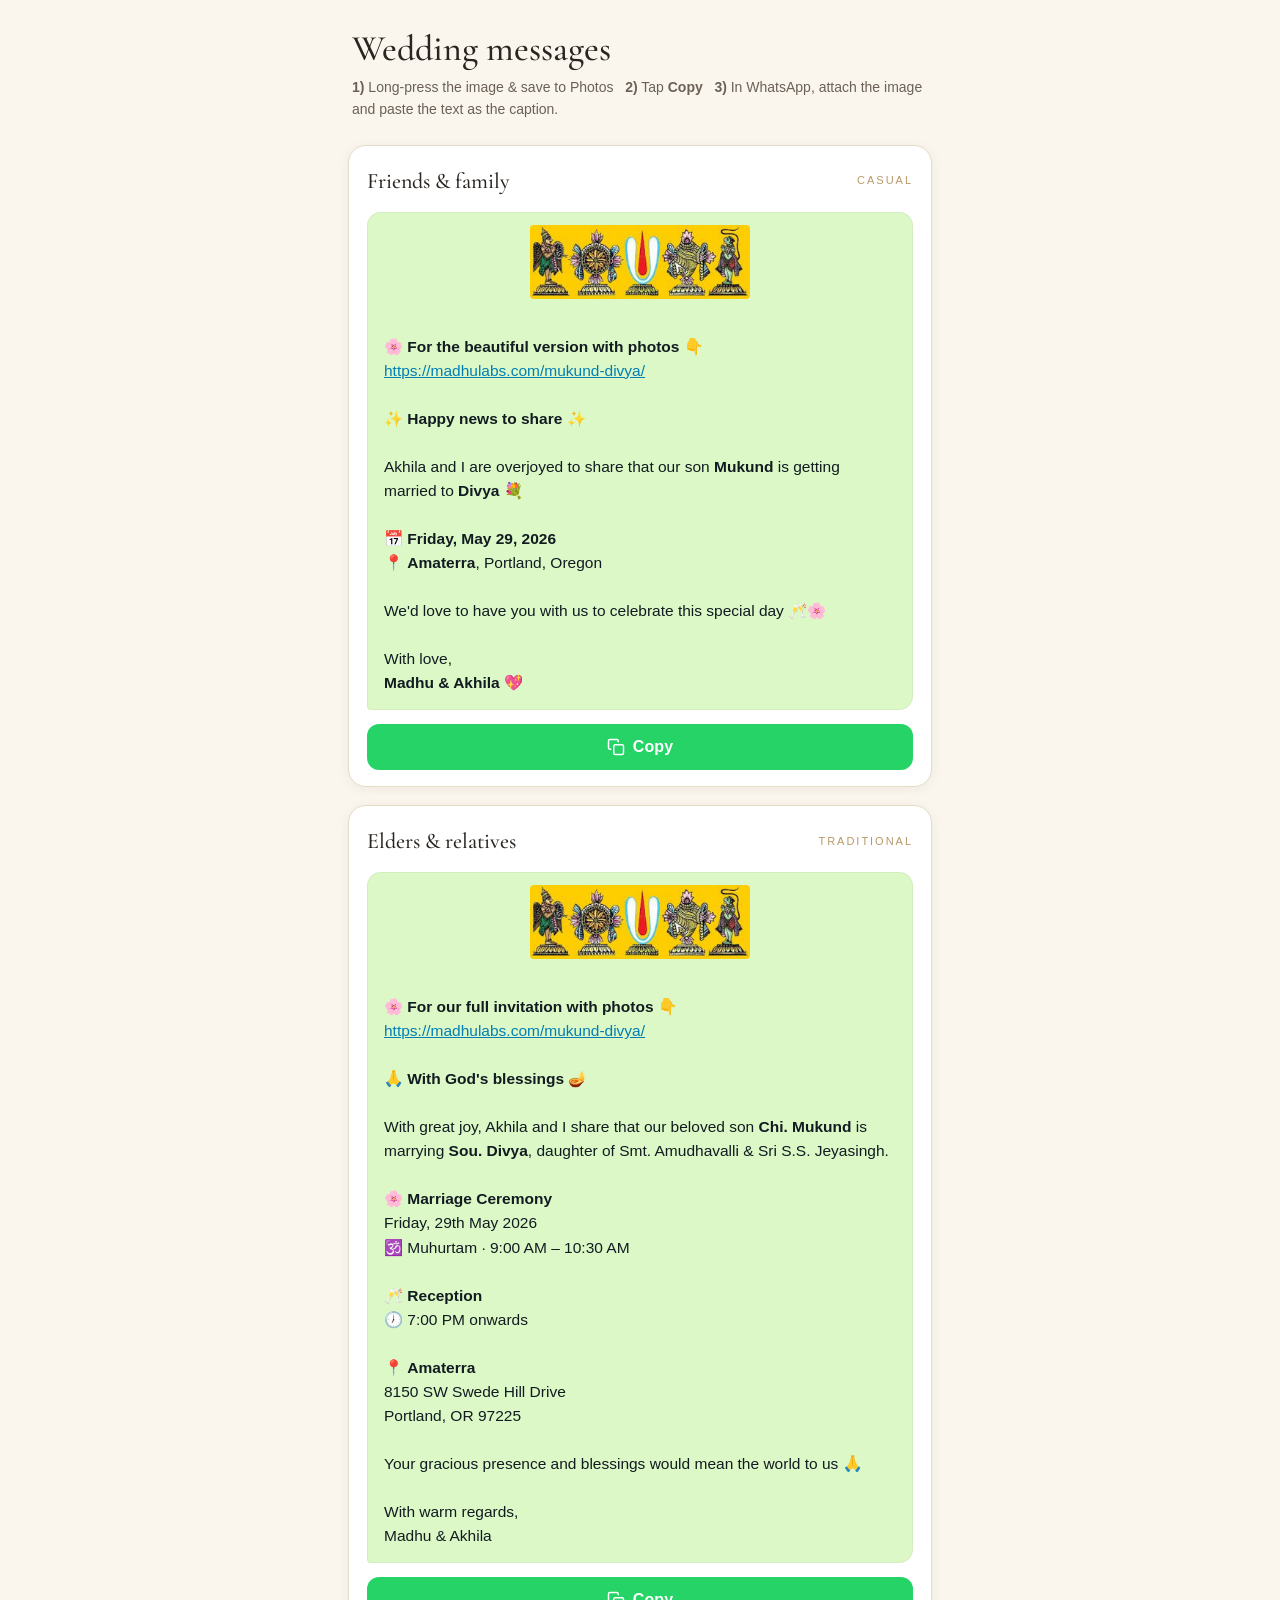
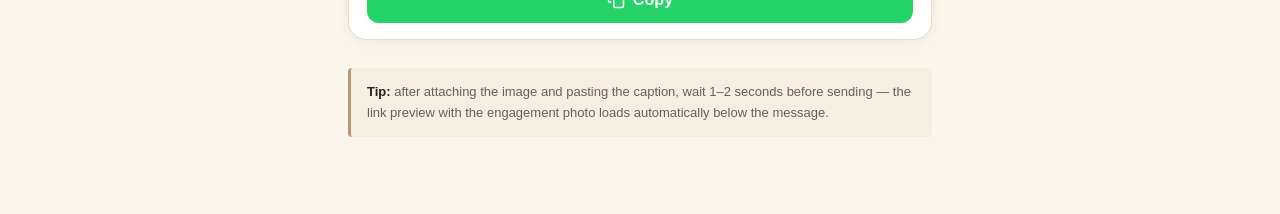
<file: mukund-divya/share.html>
<!DOCTYPE html>
<html lang="en">
<head>
  <meta charset="UTF-8" />
  <meta name="viewport" content="width=device-width, initial-scale=1.0" />
  <title>Wedding messages · Mukund &amp; Divya</title>
  <meta name="robots" content="noindex,nofollow" />
  <link rel="icon" type="image/svg+xml" href="https://madhulabs.com/favicon.svg" />

  <link rel="preconnect" href="https://fonts.googleapis.com" />
  <link rel="preconnect" href="https://fonts.gstatic.com" crossorigin />
  <link href="https://fonts.googleapis.com/css2?family=Cormorant+Garamond:wght@500;600&display=swap" rel="stylesheet" />

  <style>
    :root {
      --bg: #FAF6EE;
      --ink: #2A2520;
      --ink-soft: #6B6056;
      --accent: #B89968;
      --line: #E5DCC9;
      --card: #FFFFFF;
      --bubble: #DCF8C6;
      --whatsapp: #25D366;
      --whatsapp-dark: #1FB855;
    }

    * { box-sizing: border-box; }
    html, body { margin: 0; padding: 0; }
    body {
      background: var(--bg);
      color: var(--ink);
      font-family: -apple-system, BlinkMacSystemFont, 'Segoe UI', Roboto, Helvetica, Arial, sans-serif;
      line-height: 1.55;
      -webkit-font-smoothing: antialiased;
      -moz-osx-font-smoothing: grayscale;
    }

    .page {
      max-width: 620px;
      margin: 0 auto;
      padding: 28px 18px 64px;
    }

    header { padding: 0 4px 24px; }

    header h1 {
      font-family: 'Cormorant Garamond', Georgia, serif;
      font-weight: 500;
      font-size: clamp(28px, 7vw, 36px);
      margin: 0 0 8px;
      color: var(--ink);
      line-height: 1.15;
    }

    header .lede {
      color: var(--ink-soft);
      font-size: 14px;
      margin: 0;
      line-height: 1.55;
    }

    header .lede code {
      background: rgba(184, 153, 104, 0.12);
      padding: 1px 6px;
      border-radius: 4px;
      font-size: 13px;
      color: var(--accent);
    }

    .card {
      background: var(--card);
      border-radius: 18px;
      padding: 18px 18px 16px;
      margin-bottom: 18px;
      box-shadow: 0 2px 12px rgba(42, 37, 32, 0.06);
      border: 1px solid var(--line);
    }

    .card-label {
      display: flex;
      align-items: center;
      justify-content: space-between;
      margin-bottom: 14px;
    }

    .card h2 {
      font-family: 'Cormorant Garamond', Georgia, serif;
      font-weight: 500;
      font-size: 22px;
      margin: 0;
      color: var(--ink);
    }

    .card-tag {
      font-size: 11px;
      letter-spacing: 0.18em;
      text-transform: uppercase;
      color: var(--accent);
      font-weight: 500;
    }

    .bubble {
      background: var(--bubble);
      border-radius: 14px 14px 14px 4px;
      padding: 14px 16px;
      font-size: 15.5px;
      line-height: 1.55;
      white-space: pre-wrap;
      word-wrap: break-word;
      margin-bottom: 14px;
      color: #111B21;
      border: 1px solid rgba(0, 0, 0, 0.04);
    }

    .bubble-header {
      display: block;
      margin: -2px auto 12px;
      max-width: 220px;
      width: 90%;
      height: auto;
      border-radius: 4px;
    }

    .bubble strong { font-weight: 700; }

    .bubble a {
      color: #027EB5;
      text-decoration: underline;
      word-break: break-all;
    }

    .copy-btn {
      display: flex;
      align-items: center;
      justify-content: center;
      gap: 8px;
      width: 100%;
      padding: 14px 20px;
      background: var(--whatsapp);
      color: white;
      border: none;
      border-radius: 12px;
      font-size: 16px;
      font-weight: 600;
      letter-spacing: 0.01em;
      cursor: pointer;
      transition: background 0.18s ease, transform 0.05s ease;
      -webkit-tap-highlight-color: transparent;
      font-family: inherit;
    }

    .copy-btn:active { transform: scale(0.985); }
    .copy-btn:hover { background: var(--whatsapp-dark); }

    .copy-btn.copied {
      background: var(--accent);
    }

    .copy-btn svg {
      width: 18px;
      height: 18px;
      flex-shrink: 0;
    }

    .note {
      margin-top: 28px;
      padding: 14px 16px;
      background: rgba(184, 153, 104, 0.08);
      border-left: 3px solid var(--accent);
      border-radius: 4px;
      font-size: 13px;
      color: var(--ink-soft);
      line-height: 1.6;
    }

    .note strong { color: var(--ink); font-weight: 600; }
  </style>
</head>
<body>

  <main class="page">

    <header>
      <h1>Wedding messages</h1>
      <p class="lede"><strong>1)</strong> Long-press the image &amp; save to Photos &nbsp; <strong>2)</strong> Tap <strong>Copy</strong> &nbsp; <strong>3)</strong> In WhatsApp, attach the image and paste the text as the caption.</p>
    </header>

    <!-- Message 1 — Casual / Friends -->
    <section class="card">
      <div class="card-label">
        <h2>Friends &amp; family</h2>
        <span class="card-tag">Casual</span>
      </div>
      <div class="bubble"><img src="shubhamastu.png?v=2" alt="Shubhamastu" class="bubble-header" />
🌸 <strong>For the beautiful version with photos</strong> 👇
<a href="https://madhulabs.com/mukund-divya/">https://madhulabs.com/mukund-divya/</a>

✨ <strong>Happy news to share</strong> ✨

Akhila and I are overjoyed to share that our son <strong>Mukund</strong> is getting married to <strong>Divya</strong> 💐

📅 <strong>Friday, May 29, 2026</strong>
📍 <strong>Amaterra</strong>, Portland, Oregon

We'd love to have you with us to celebrate this special day 🥂🌸

With love,
<strong>Madhu &amp; Akhila</strong> 💖</div>
      <button class="copy-btn" data-target="msg-casual" type="button">
        <svg viewBox="0 0 24 24" fill="none" stroke="currentColor" stroke-width="2" stroke-linecap="round" stroke-linejoin="round"><rect x="9" y="9" width="13" height="13" rx="2"/><path d="M5 15H4a2 2 0 0 1-2-2V4a2 2 0 0 1 2-2h9a2 2 0 0 1 2 2v1"/></svg>
        <span class="btn-label">Copy</span>
      </button>
    </section>

    <!-- Message 2 — Traditional / Elders -->
    <section class="card">
      <div class="card-label">
        <h2>Elders &amp; relatives</h2>
        <span class="card-tag">Traditional</span>
      </div>
      <div class="bubble"><img src="shubhamastu.png?v=2" alt="Shubhamastu" class="bubble-header" />
🌸 <strong>For our full invitation with photos</strong> 👇
<a href="https://madhulabs.com/mukund-divya/">https://madhulabs.com/mukund-divya/</a>

🙏 <strong>With God's blessings</strong> 🪔

With great joy, Akhila and I share that our beloved son <strong>Chi. Mukund</strong> is marrying <strong>Sou. Divya</strong>, daughter of Smt. Amudhavalli &amp; Sri S.S. Jeyasingh.

🌸 <strong>Marriage Ceremony</strong>
Friday, 29th May 2026
🕉️ Muhurtam · 9:00 AM – 10:30 AM

🥂 <strong>Reception</strong>
🕖 7:00 PM onwards

📍 <strong>Amaterra</strong>
8150 SW Swede Hill Drive
Portland, OR 97225

Your gracious presence and blessings would mean the world to us 🙏

With warm regards,
Madhu &amp; Akhila</div>
      <button class="copy-btn" data-target="msg-traditional" type="button">
        <svg viewBox="0 0 24 24" fill="none" stroke="currentColor" stroke-width="2" stroke-linecap="round" stroke-linejoin="round"><rect x="9" y="9" width="13" height="13" rx="2"/><path d="M5 15H4a2 2 0 0 1-2-2V4a2 2 0 0 1 2-2h9a2 2 0 0 1 2 2v1"/></svg>
        <span class="btn-label">Copy</span>
      </button>
    </section>

    <p class="note"><strong>Tip:</strong> after attaching the image and pasting the caption, wait 1–2 seconds before sending — the link preview with the engagement photo loads automatically below the message.</p>

  </main>

  <script>
    const messages = {
      "msg-casual": `🌸 *For the beautiful version with photos* 👇
https://madhulabs.com/mukund-divya/

✨ *Happy news to share* ✨

Akhila and I are overjoyed to share that our son *Mukund* is getting married to *Divya* 💐

📅 *Friday, May 29, 2026*
📍 *Amaterra*, Portland, Oregon

We'd love to have you with us to celebrate this special day 🥂🌸

With love,
*Madhu & Akhila* 💖`,

      "msg-traditional": `🌸 *For our full invitation with photos* 👇
https://madhulabs.com/mukund-divya/

🙏 *With God's blessings* 🪔

With great joy, Akhila and I share that our beloved son *Chi. Mukund* is marrying *Sou. Divya*, daughter of Smt. Amudhavalli & Sri S.S. Jeyasingh.

🌸 *Marriage Ceremony*
Friday, 29th May 2026
🕉️ Muhurtam · 9:00 AM – 10:30 AM

🥂 *Reception*
🕖 7:00 PM onwards

📍 *Amaterra*
8150 SW Swede Hill Drive
Portland, OR 97225

Your gracious presence and blessings would mean the world to us 🙏

With warm regards,
Madhu & Akhila`
    };

    async function copyText(text) {
      if (navigator.clipboard && window.isSecureContext) {
        await navigator.clipboard.writeText(text);
        return;
      }
      const ta = document.createElement('textarea');
      ta.value = text;
      ta.style.position = 'fixed';
      ta.style.opacity = '0';
      document.body.appendChild(ta);
      ta.focus();
      ta.select();
      try { document.execCommand('copy'); } finally { document.body.removeChild(ta); }
    }

    document.querySelectorAll('.copy-btn').forEach(btn => {
      btn.addEventListener('click', async () => {
        const key = btn.dataset.target;
        const label = btn.querySelector('.btn-label');
        try {
          await copyText(messages[key]);
          btn.classList.add('copied');
          label.textContent = 'Copied!';
        } catch (err) {
          label.textContent = 'Copy failed — long-press the message to copy';
        }
        setTimeout(() => {
          btn.classList.remove('copied');
          label.textContent = 'Copy';
        }, 2200);
      });
    });
  </script>

</body>
</html>
</file>
<file: style.css>
/* === Reset & Base === */
*, *::before, *::after { margin: 0; padding: 0; box-sizing: border-box; }

:root {
  --amber: #F59E0B;
  --amber-light: #FEF3C7;
  --amber-dark: #D97706;
  --gray-50: #F9FAFB;
  --gray-100: #F3F4F6;
  --gray-200: #E5E7EB;
  --gray-400: #9CA3AF;
  --gray-500: #6B7280;
  --gray-700: #374151;
  --gray-800: #1F2937;
  --gray-900: #111827;
  --green: #15803D;
  --radius: 12px;
}

body {
  font-family: 'Inter', -apple-system, BlinkMacSystemFont, sans-serif;
  color: var(--gray-800);
  background: #fff;
  line-height: 1.6;
  -webkit-font-smoothing: antialiased;
}

.container {
  max-width: 1080px;
  margin: 0 auto;
  padding: 0 24px;
}

a { color: inherit; text-decoration: none; }

/* === Header === */
.header {
  position: sticky;
  top: 0;
  z-index: 100;
  background: rgba(255,255,255,0.92);
  backdrop-filter: blur(12px);
  border-bottom: 1px solid var(--gray-100);
}

.header-inner {
  display: flex;
  align-items: center;
  justify-content: space-between;
  height: 64px;
}

.logo {
  display: flex;
  align-items: center;
  gap: 10px;
  font-weight: 700;
  font-size: 1.2rem;
  color: var(--gray-900);
}

.logo-icon { flex-shrink: 0; }

.nav { display: flex; gap: 28px; }
.nav a {
  font-size: 0.9rem;
  font-weight: 500;
  color: var(--gray-500);
  transition: color 0.2s;
}
.nav a:hover { color: var(--gray-900); }

/* === Hero === */
.hero {
  padding: 100px 0 80px;
  text-align: center;
}

.hero h1 {
  font-size: clamp(2.2rem, 5vw, 3.5rem);
  font-weight: 700;
  line-height: 1.15;
  color: var(--gray-900);
  letter-spacing: -0.02em;
}

.hero-sub {
  margin-top: 20px;
  font-size: 1.15rem;
  color: var(--gray-500);
  max-width: 480px;
  margin-left: auto;
  margin-right: auto;
}

.btn {
  display: inline-block;
  margin-top: 36px;
  padding: 12px 32px;
  background: var(--amber);
  color: #fff;
  font-weight: 600;
  font-size: 0.95rem;
  border-radius: 8px;
  transition: background 0.2s, transform 0.15s;
}
.btn:hover { background: var(--amber-dark); transform: translateY(-1px); }

/* === Apps Section === */
.apps {
  padding: 60px 0 80px;
  background: var(--gray-50);
}

.apps h2 {
  font-size: 1.8rem;
  font-weight: 700;
  margin-bottom: 40px;
  color: var(--gray-900);
}

.app-grid {
  display: flex;
  flex-direction: column;
  gap: 48px;
}

.category-label {
  display: flex;
  align-items: center;
  gap: 8px;
  font-size: 0.85rem;
  font-weight: 600;
  text-transform: uppercase;
  letter-spacing: 0.06em;
  color: var(--gray-500);
  margin-bottom: 16px;
}

.category {
  display: grid;
  grid-template-columns: repeat(auto-fill, minmax(300px, 1fr));
  gap: 20px;
}

.category-label {
  grid-column: 1 / -1;
}

/* === Card === */
.card {
  position: relative;
  background: #fff;
  border: 1px solid var(--gray-200);
  border-radius: var(--radius);
  padding: 28px;
  transition: box-shadow 0.2s, transform 0.15s;
}

.card:hover {
  box-shadow: 0 4px 24px rgba(0,0,0,0.06);
  transform: translateY(-2px);
}

.card.live { border-color: var(--green); border-width: 2px; }

.card-badge {
  display: inline-block;
  font-size: 0.7rem;
  font-weight: 600;
  text-transform: uppercase;
  letter-spacing: 0.08em;
  padding: 3px 10px;
  border-radius: 20px;
  background: #DEF7EC;
  color: var(--green);
  margin-bottom: 16px;
}

.card-badge.soon {
  background: var(--gray-100);
  color: var(--gray-500);
}

.card-icon { margin-bottom: 14px; }

.card h3 {
  font-size: 1.1rem;
  font-weight: 600;
  margin-bottom: 8px;
  color: var(--gray-900);
}

.card p {
  font-size: 0.9rem;
  color: var(--gray-500);
  line-height: 1.5;
}

.card-link {
  display: inline-block;
  margin-top: 16px;
  font-size: 0.9rem;
  font-weight: 600;
  color: var(--green);
  transition: color 0.2s;
}
.card-link:hover { color: #166534; }

.coming-soon { opacity: 0.65; }

/* === About === */
.about {
  padding: 80px 0;
}

.about h2 {
  font-size: 1.8rem;
  font-weight: 700;
  margin-bottom: 20px;
  color: var(--gray-900);
}

.about p {
  font-size: 1.05rem;
  color: var(--gray-500);
  max-width: 600px;
  margin-bottom: 12px;
}

/* === Footer === */
.footer {
  padding: 32px 0;
  border-top: 1px solid var(--gray-100);
}

.footer-inner {
  display: flex;
  align-items: center;
  justify-content: center;
  font-size: 0.85rem;
  color: var(--gray-400);
}

/* === Responsive === */
@media (max-width: 640px) {
  .hero { padding: 64px 0 48px; }
  .category { grid-template-columns: 1fr; }
  .apps { padding: 40px 0 60px; }
  .nav { gap: 20px; }
}
</file>
